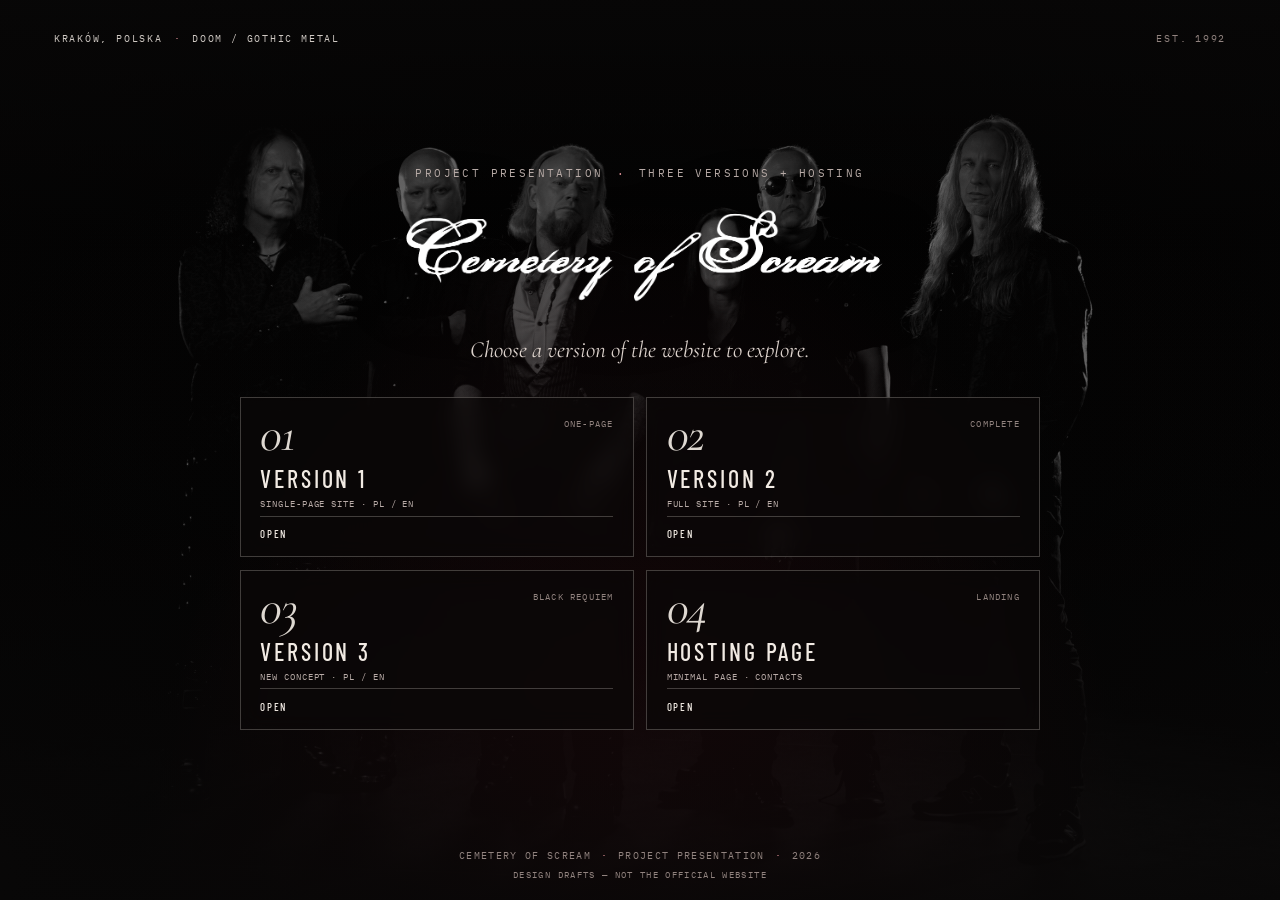
<file: index.html>
<!doctype html>
<html lang="en">
<head>
  <meta charset="utf-8">
  <meta name="viewport" content="width=device-width, initial-scale=1">
  <title>Cemetery of Scream — Project Presentation</title>
  <meta name="description" content="Project presentation for Cemetery of Scream — three versions of the website plus a hosting landing page.">
  <meta name="theme-color" content="#080707">
  <meta name="robots" content="noindex, nofollow">
  <meta property="og:type" content="website">
  <meta property="og:title" content="Cemetery of Scream — Project Presentation">
  <meta property="og:description" content="Three versions of the website and a hosting page. Choose one to explore.">
  <meta property="og:image" content="https://igorwrd.github.io/Site-Cemetery-of-Scream/assets/img/landing-bg.jpg">
  <link rel="icon" href="assets/img/favicon-64.png" sizes="64x64" type="image/png">
  <link rel="preload" href="assets/img/landing-bg.jpg" as="image" fetchpriority="high">
  <link rel="preload" href="assets/fonts/cormorant-italic-latin-ext.woff2" as="font" type="font/woff2" crossorigin>
  <link rel="preload" href="assets/fonts/barlow-condensed-500-latin-ext.woff2" as="font" type="font/woff2" crossorigin>
  <link rel="stylesheet" href="css/landing.css">
</head>
<body>
  <div class="landing">
    <figure class="landing__media" aria-hidden="true">
      <img src="assets/img/landing-bg.jpg" alt="" width="2048" height="1365" fetchpriority="high" decoding="async">
    </figure>

    <header class="topbar">
      <p class="topbar__place">Kraków, Polska <span aria-hidden="true">·</span> Doom / gothic metal</p>
      <p class="topbar__est">Est. 1992</p>
    </header>

    <main class="stage">
      <p class="stage__kicker">Project presentation <span aria-hidden="true">·</span> Three versions + hosting</p>

      <h1 class="stage__title">
        <span class="visually-hidden">Cemetery of Scream — project presentation</span>
        <img src="assets/img/logo-white.png" alt="" width="1200" height="265" decoding="async">
      </h1>

      <p class="stage__lede">Choose a version of the website to explore.</p>

      <nav class="doors" aria-label="Website versions">
        <a class="door" href="version-1/index.html">
          <span class="door__top">
            <span class="door__code" aria-hidden="true">01</span>
            <span class="door__mark">One-page</span>
          </span>
          <span class="door__name">Version 1</span>
          <span class="door__desc">Single-page site · PL / EN</span>
          <span class="door__action">Open</span>
        </a>

        <a class="door" href="version-2/index.html">
          <span class="door__top">
            <span class="door__code" aria-hidden="true">02</span>
            <span class="door__mark">Complete</span>
          </span>
          <span class="door__name">Version 2</span>
          <span class="door__desc">Full site · PL / EN</span>
          <span class="door__action">Open</span>
        </a>

        <a class="door" href="version-3/index.html">
          <span class="door__top">
            <span class="door__code" aria-hidden="true">03</span>
            <span class="door__mark">Black Requiem</span>
          </span>
          <span class="door__name">Version 3</span>
          <span class="door__desc">New concept · PL / EN</span>
          <span class="door__action">Open</span>
        </a>

        <a class="door" href="hosting/index.html">
          <span class="door__top">
            <span class="door__code" aria-hidden="true">04</span>
            <span class="door__mark">Landing</span>
          </span>
          <span class="door__name">Hosting Page</span>
          <span class="door__desc">Minimal page · contacts</span>
          <span class="door__action">Open</span>
        </a>
      </nav>
    </main>

    <footer class="colophon">
      <p>Cemetery of Scream <span aria-hidden="true">·</span> Project presentation <span aria-hidden="true">·</span> 2026</p>
      <p class="colophon__note">Design drafts — not the official website</p>
    </footer>
  </div>
</body>
</html>
</file>
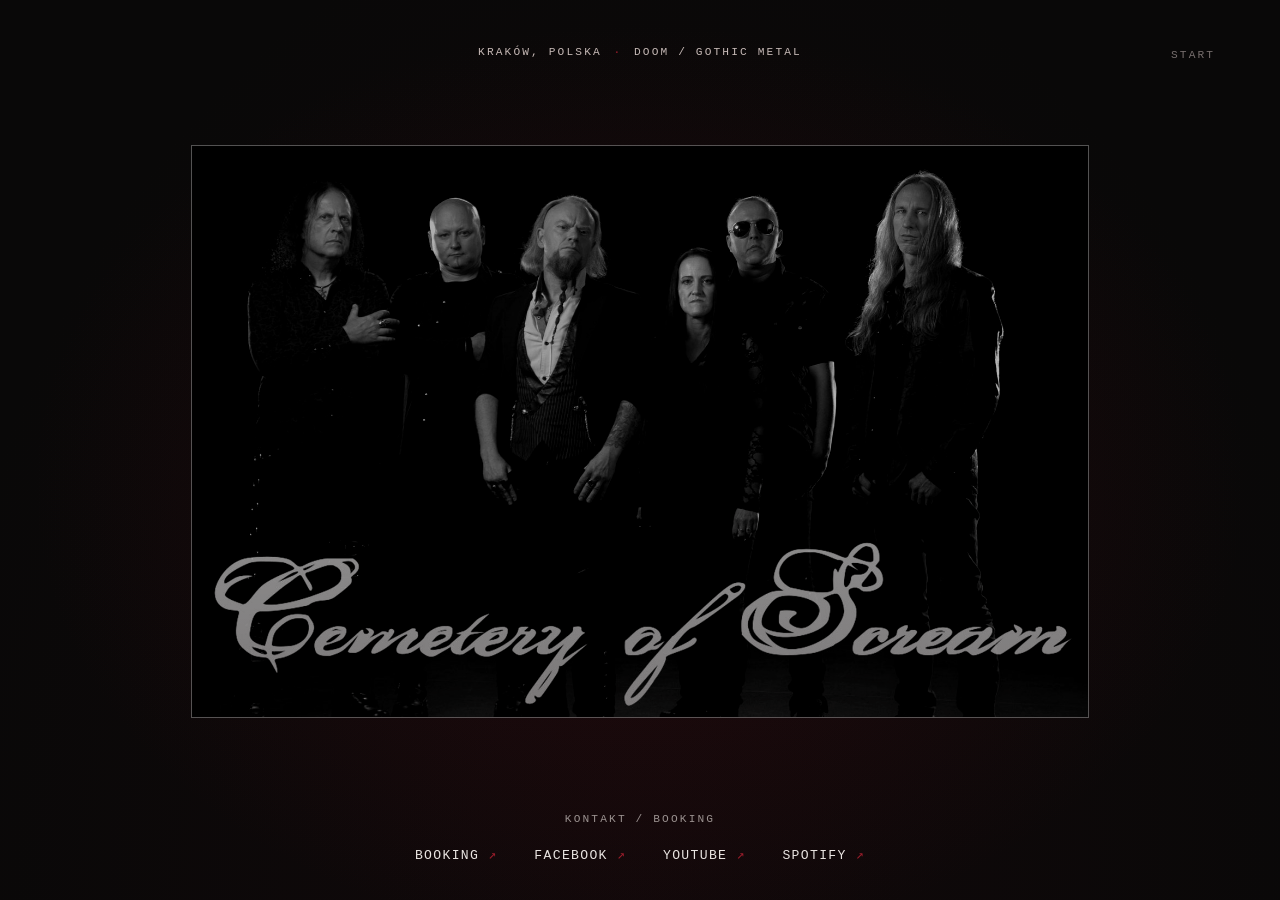
<file: hosting/index.html>
<!doctype html>
<html lang="pl">
<head>
  <meta charset="utf-8">
  <meta name="viewport" content="width=device-width, initial-scale=1">
  <meta name="theme-color" content="#090808">
  <meta name="robots" content="noindex, nofollow, noarchive, nosnippet">
  <meta name="googlebot" content="noindex, nofollow, noarchive, nosnippet">
  <meta name="description" content="Cemetery of Scream — Kraków, Polska · Doom / gothic metal.">
  <title>Cemetery of Scream — Kraków, Polska</title>
  <link rel="stylesheet" href="css/temporary.css">
  <script defer src="js/temporary.js"></script>
</head>
<body>
  <main class="landing" id="top">
    <header class="identity">
      <p class="identity__eyebrow">Kraków, Polska <span aria-hidden="true">·</span> Doom / gothic metal</p>
      <nav class="identity__nav" aria-label="Project presentation"><a href="../index.html">Start</a></nav>
    </header>

    <figure class="hero-photo" aria-label="Cemetery of Scream">
      <img
        class="hero-photo__image"
        src="img/hero23_photo.jpg"
        alt="Zespół Cemetery of Scream — fotografia promocyjna"
        width="1643"
        height="1116"
        fetchpriority="high"
        decoding="async">
      <span class="hero-photo__shade" aria-hidden="true"></span>
    </figure>

    <footer class="contacts" aria-label="Kontakt i oficjalne profile">
      <p class="contacts__label">Kontakt <span aria-hidden="true">/</span> Booking</p>
      <nav class="contacts__links" aria-label="Oficjalne kanały Cemetery of Scream">
        <a href="https://www.bandsintown.com/a/90207-cemetery-of-scream" target="_blank" rel="noopener noreferrer">Booking <span aria-hidden="true">↗</span></a>
        <a href="https://www.facebook.com/cemeteryofscream" target="_blank" rel="noopener noreferrer">Facebook <span aria-hidden="true">↗</span></a>
        <a href="https://youtube.com/@CemeteryOfScreamOfficial" target="_blank" rel="noopener noreferrer">YouTube <span aria-hidden="true">↗</span></a>
        <a href="https://open.spotify.com/artist/0W8QHkPjO1VVeOkDwtJTbN" target="_blank" rel="noopener noreferrer">Spotify <span aria-hidden="true">↗</span></a>
      </nav>
    </footer>
  </main>
</body>
</html>
</file>
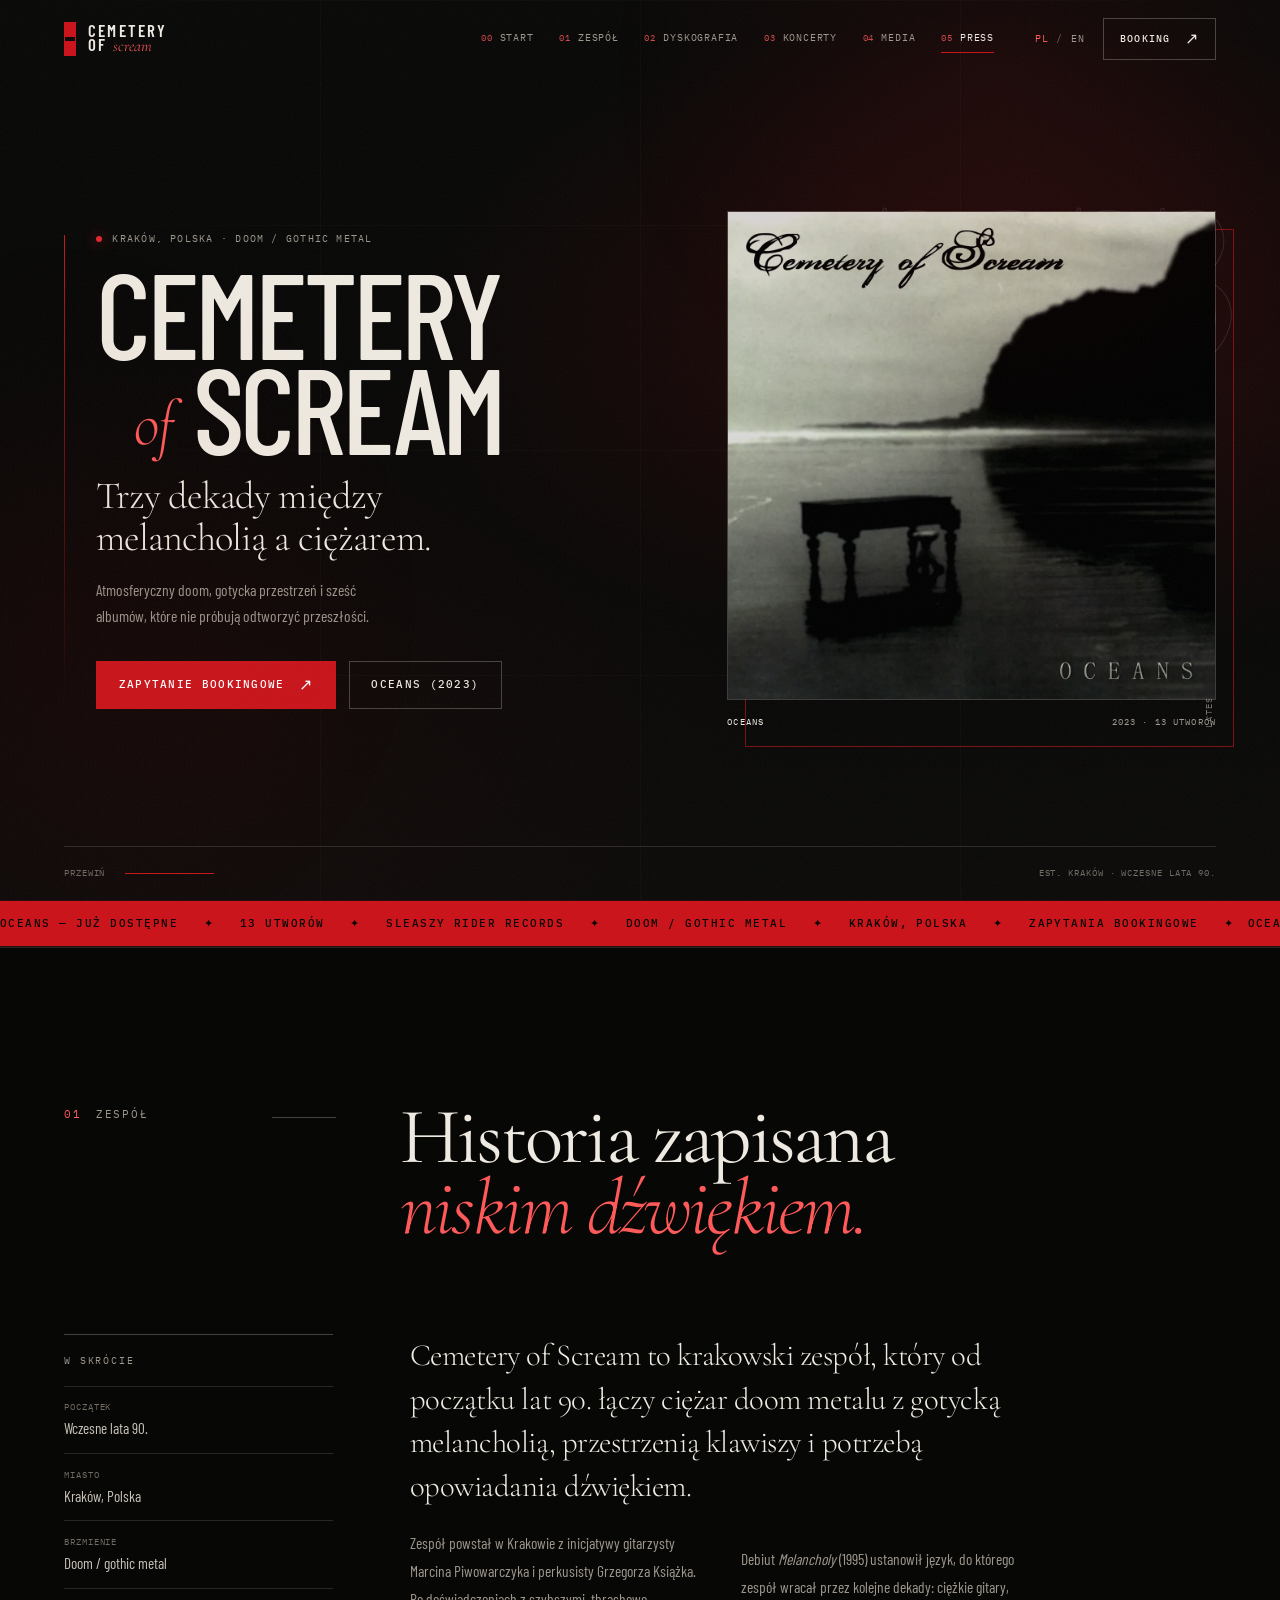
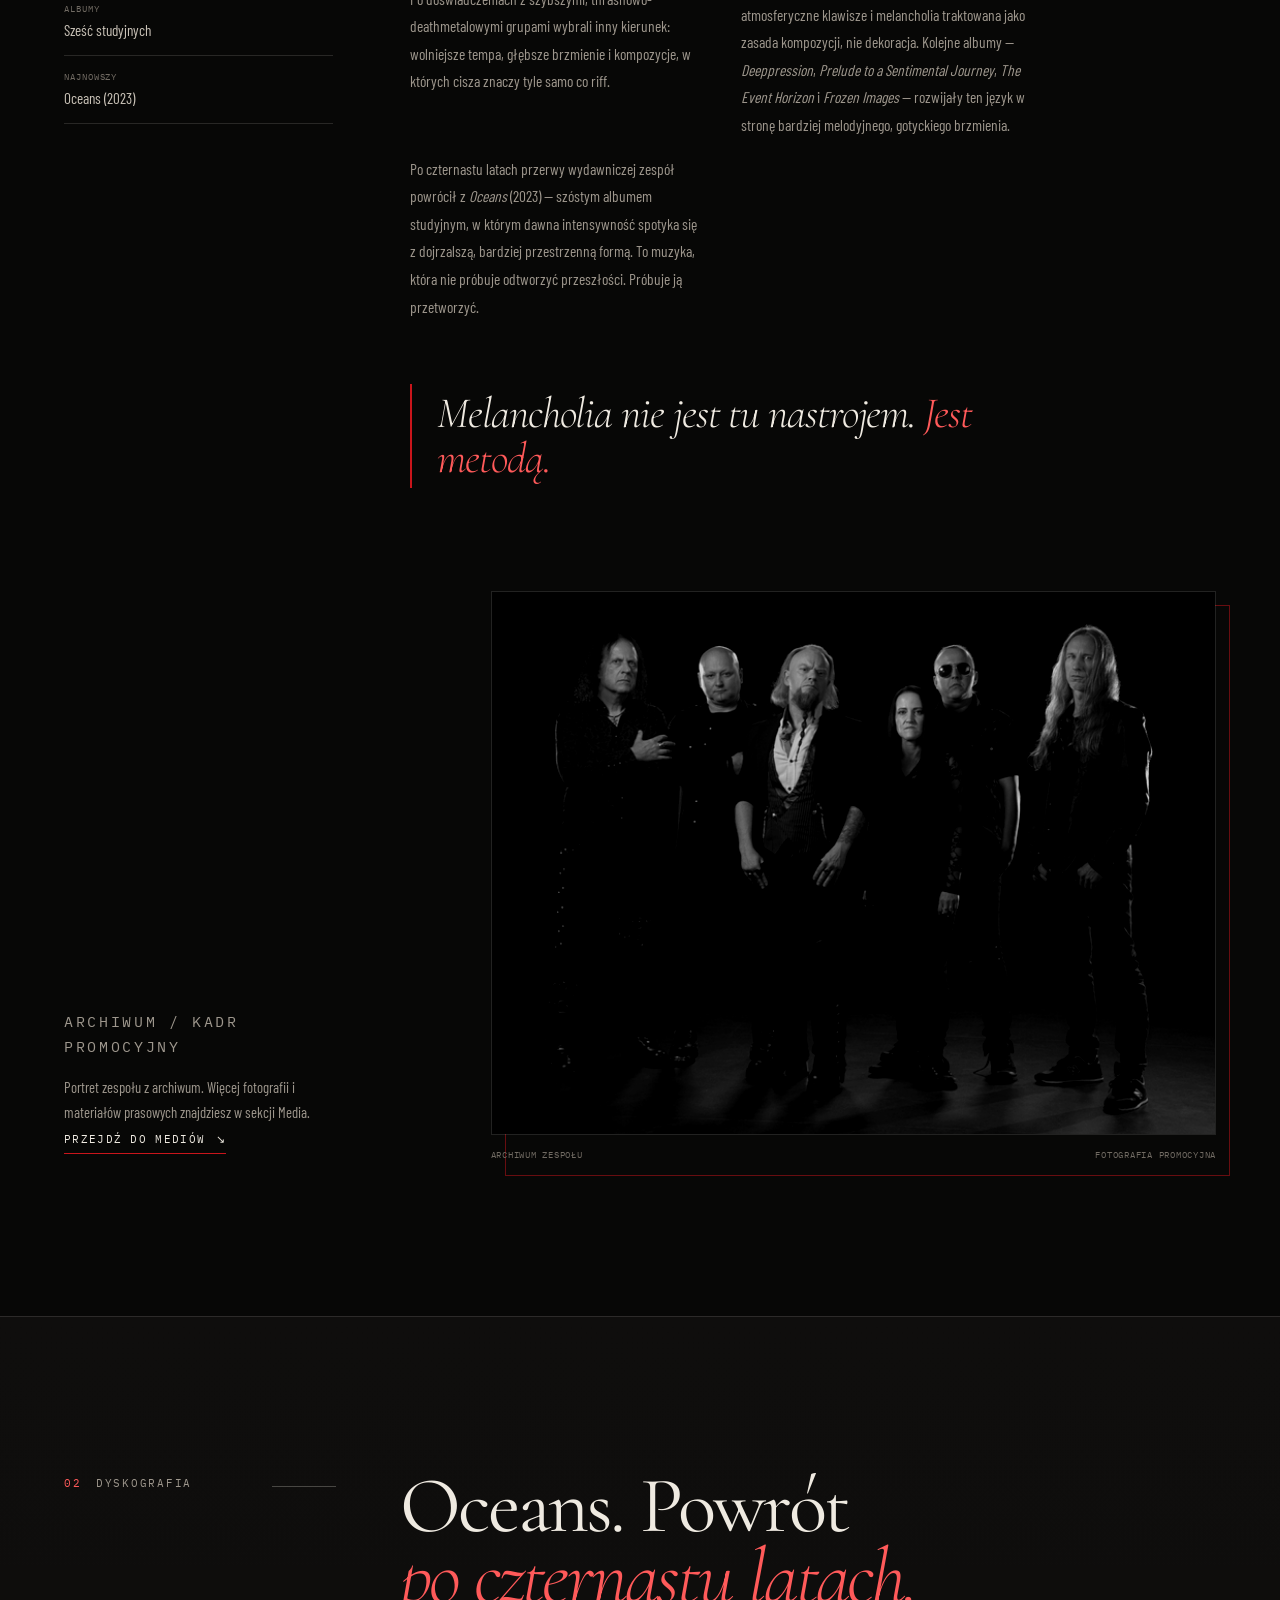
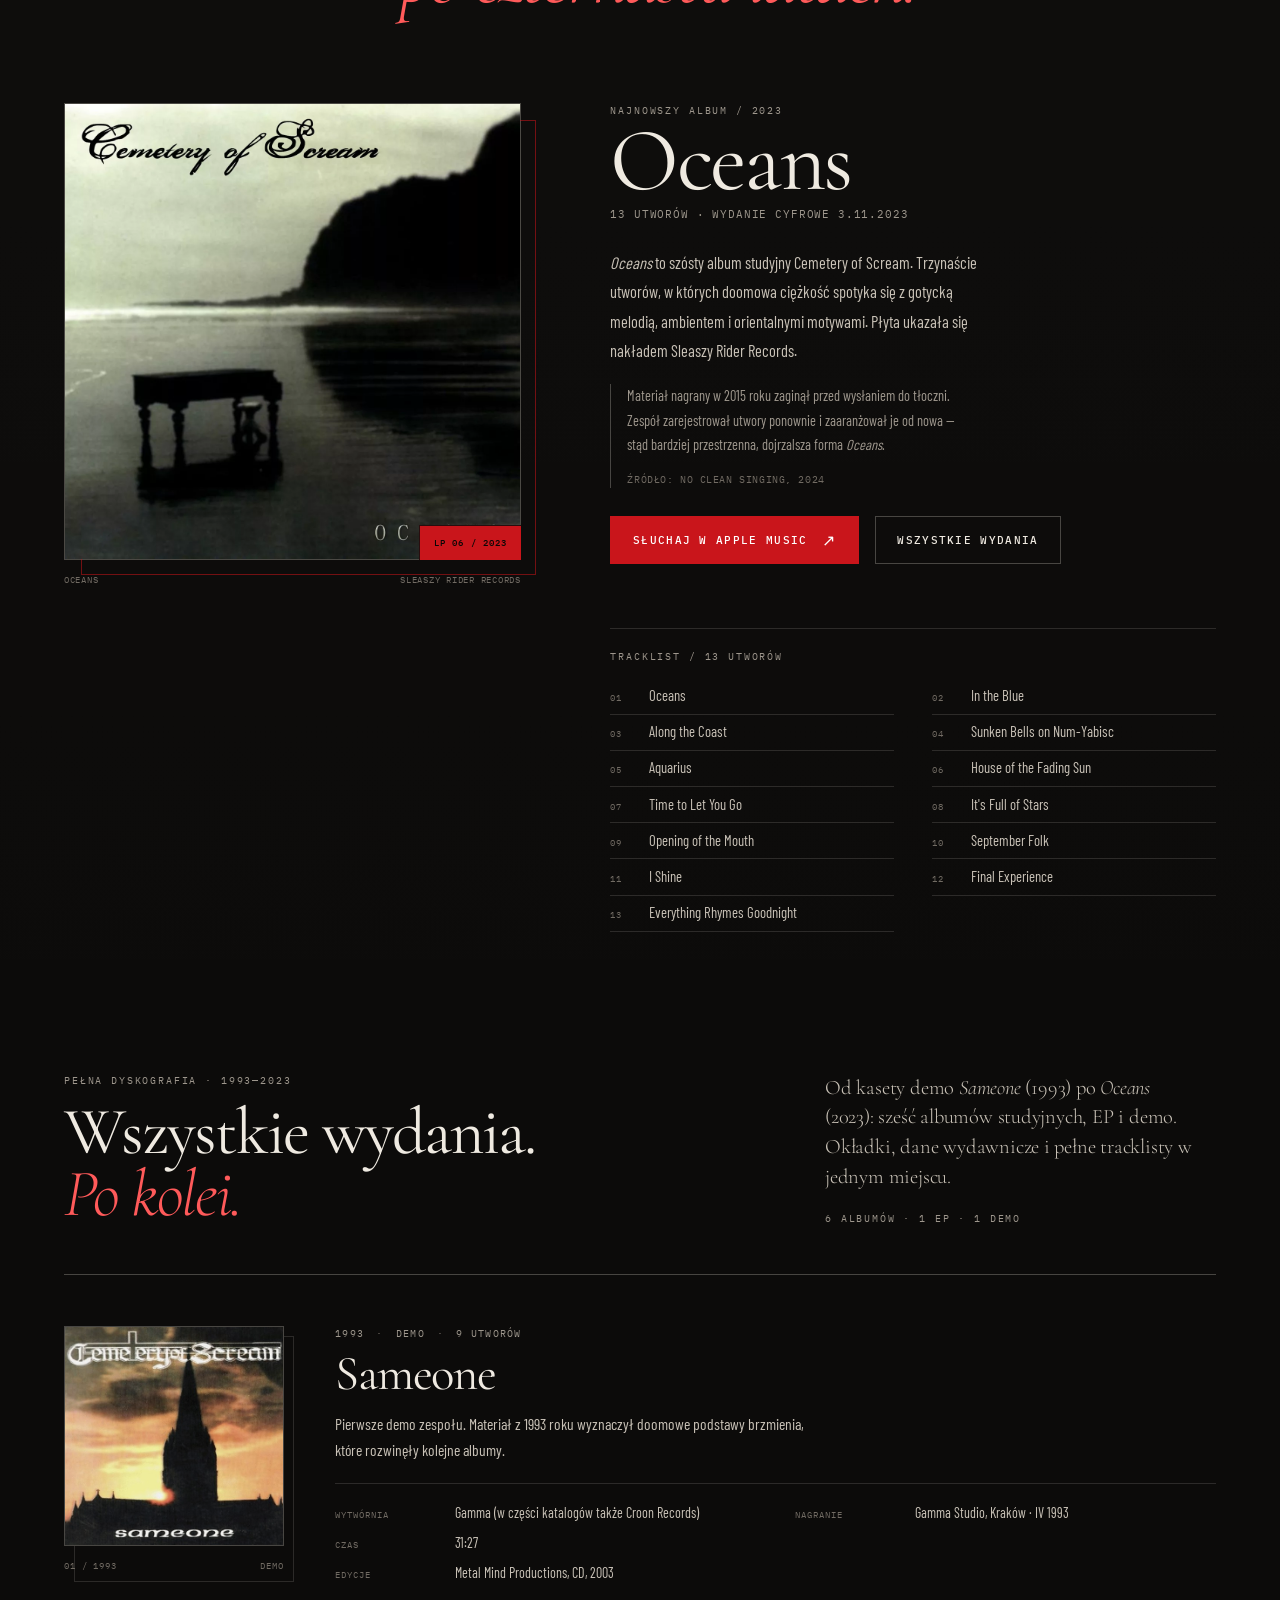
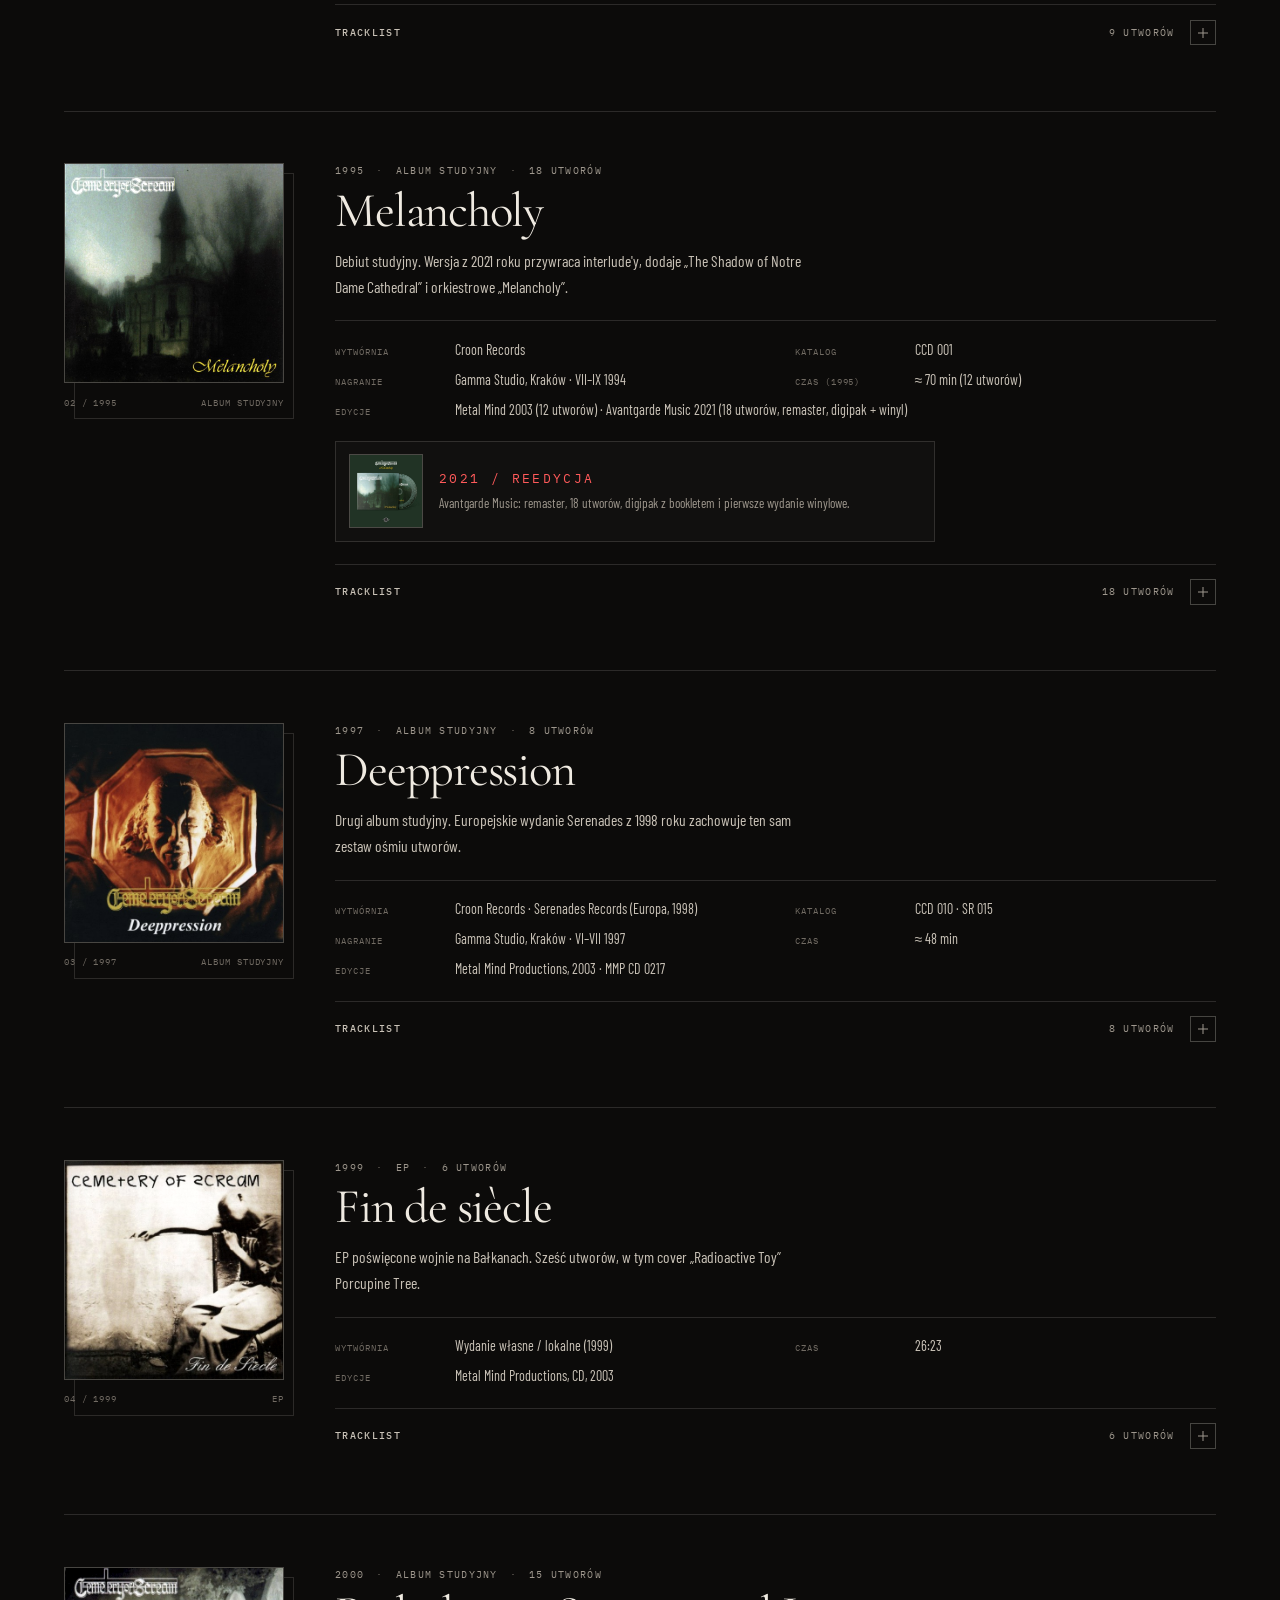
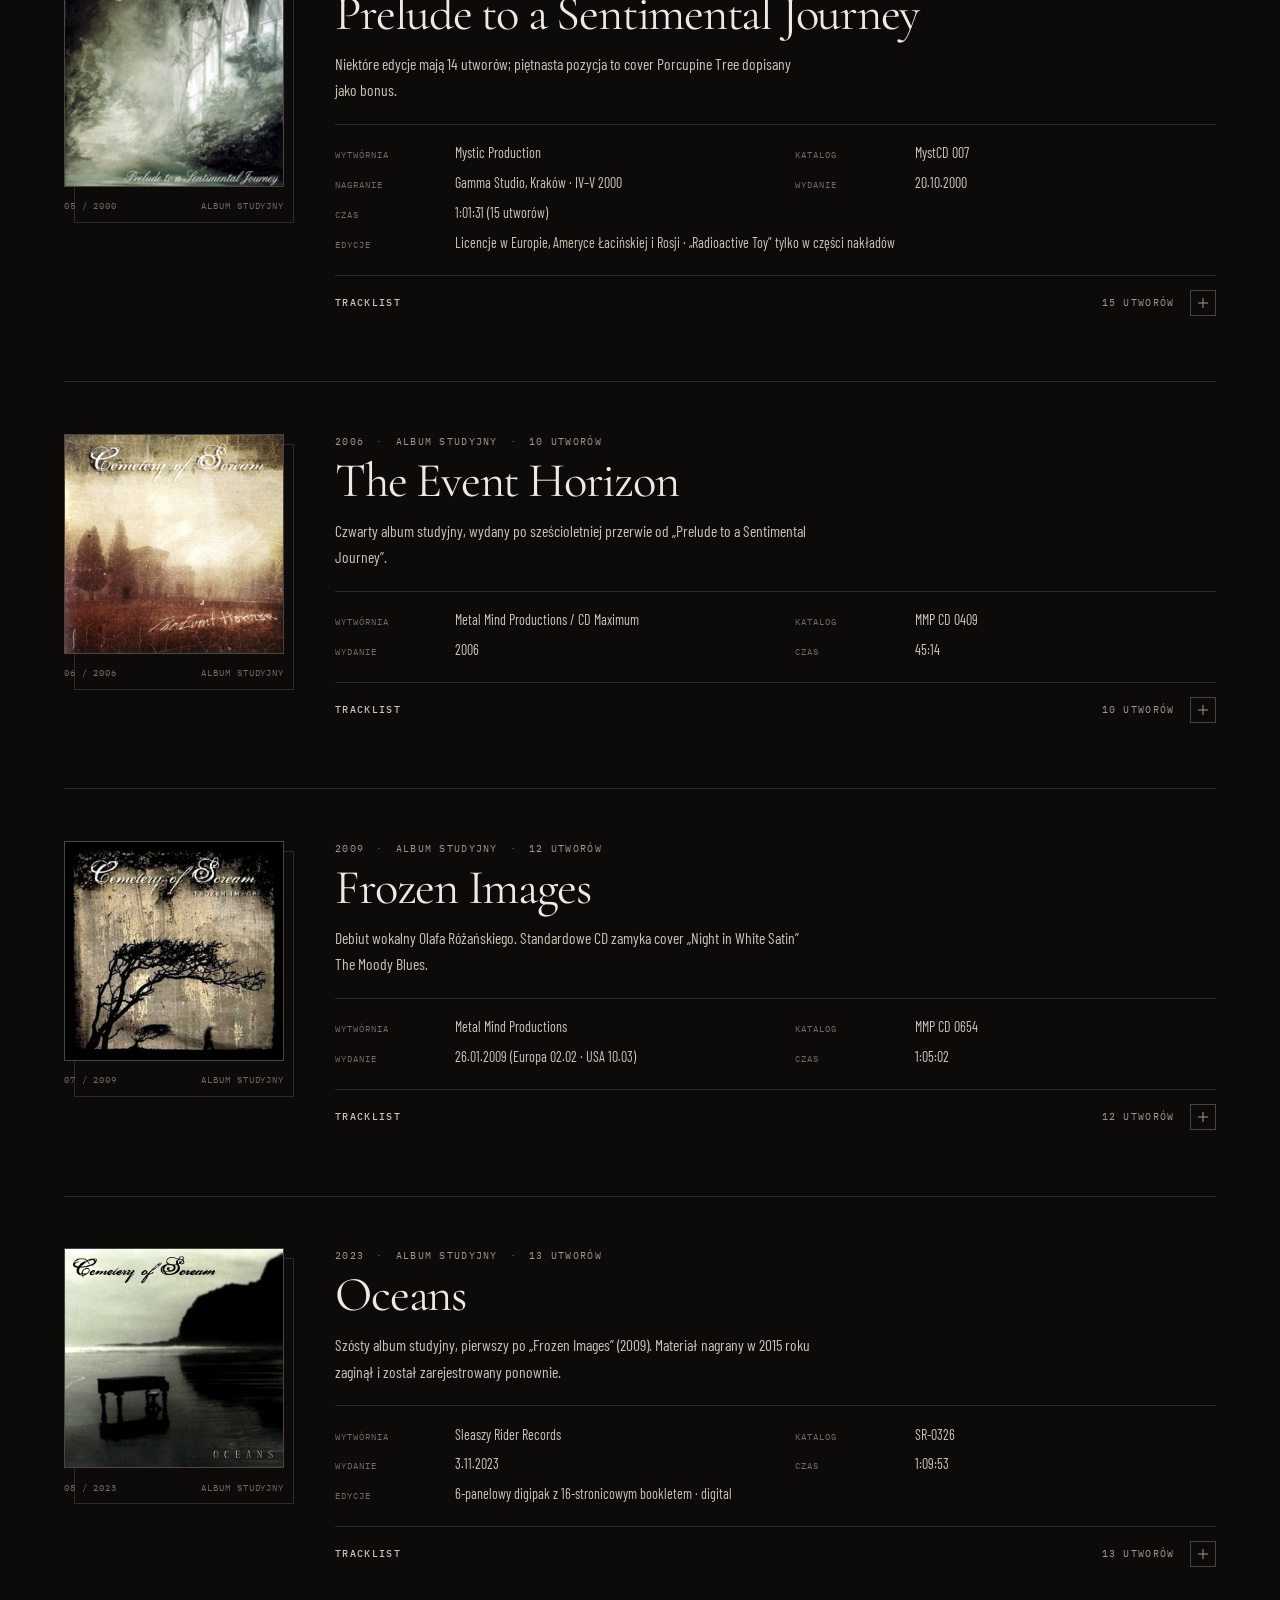
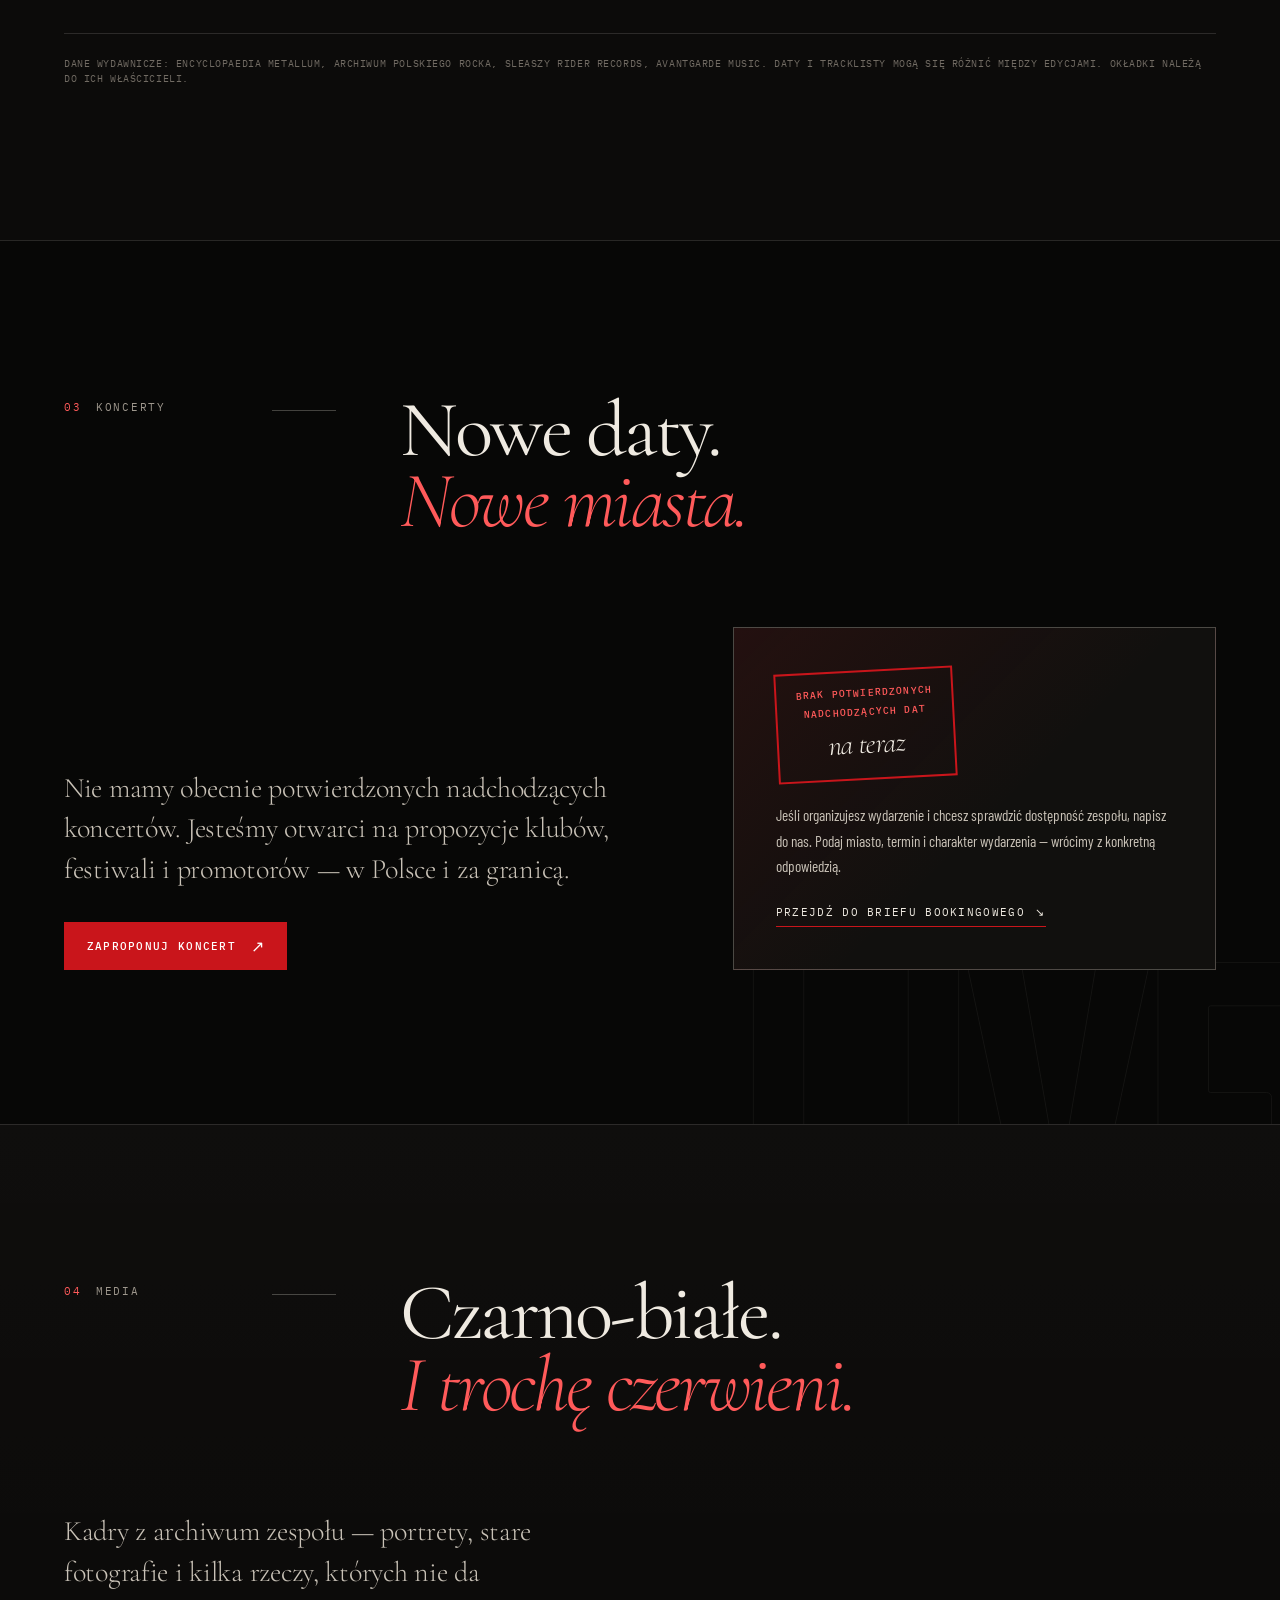
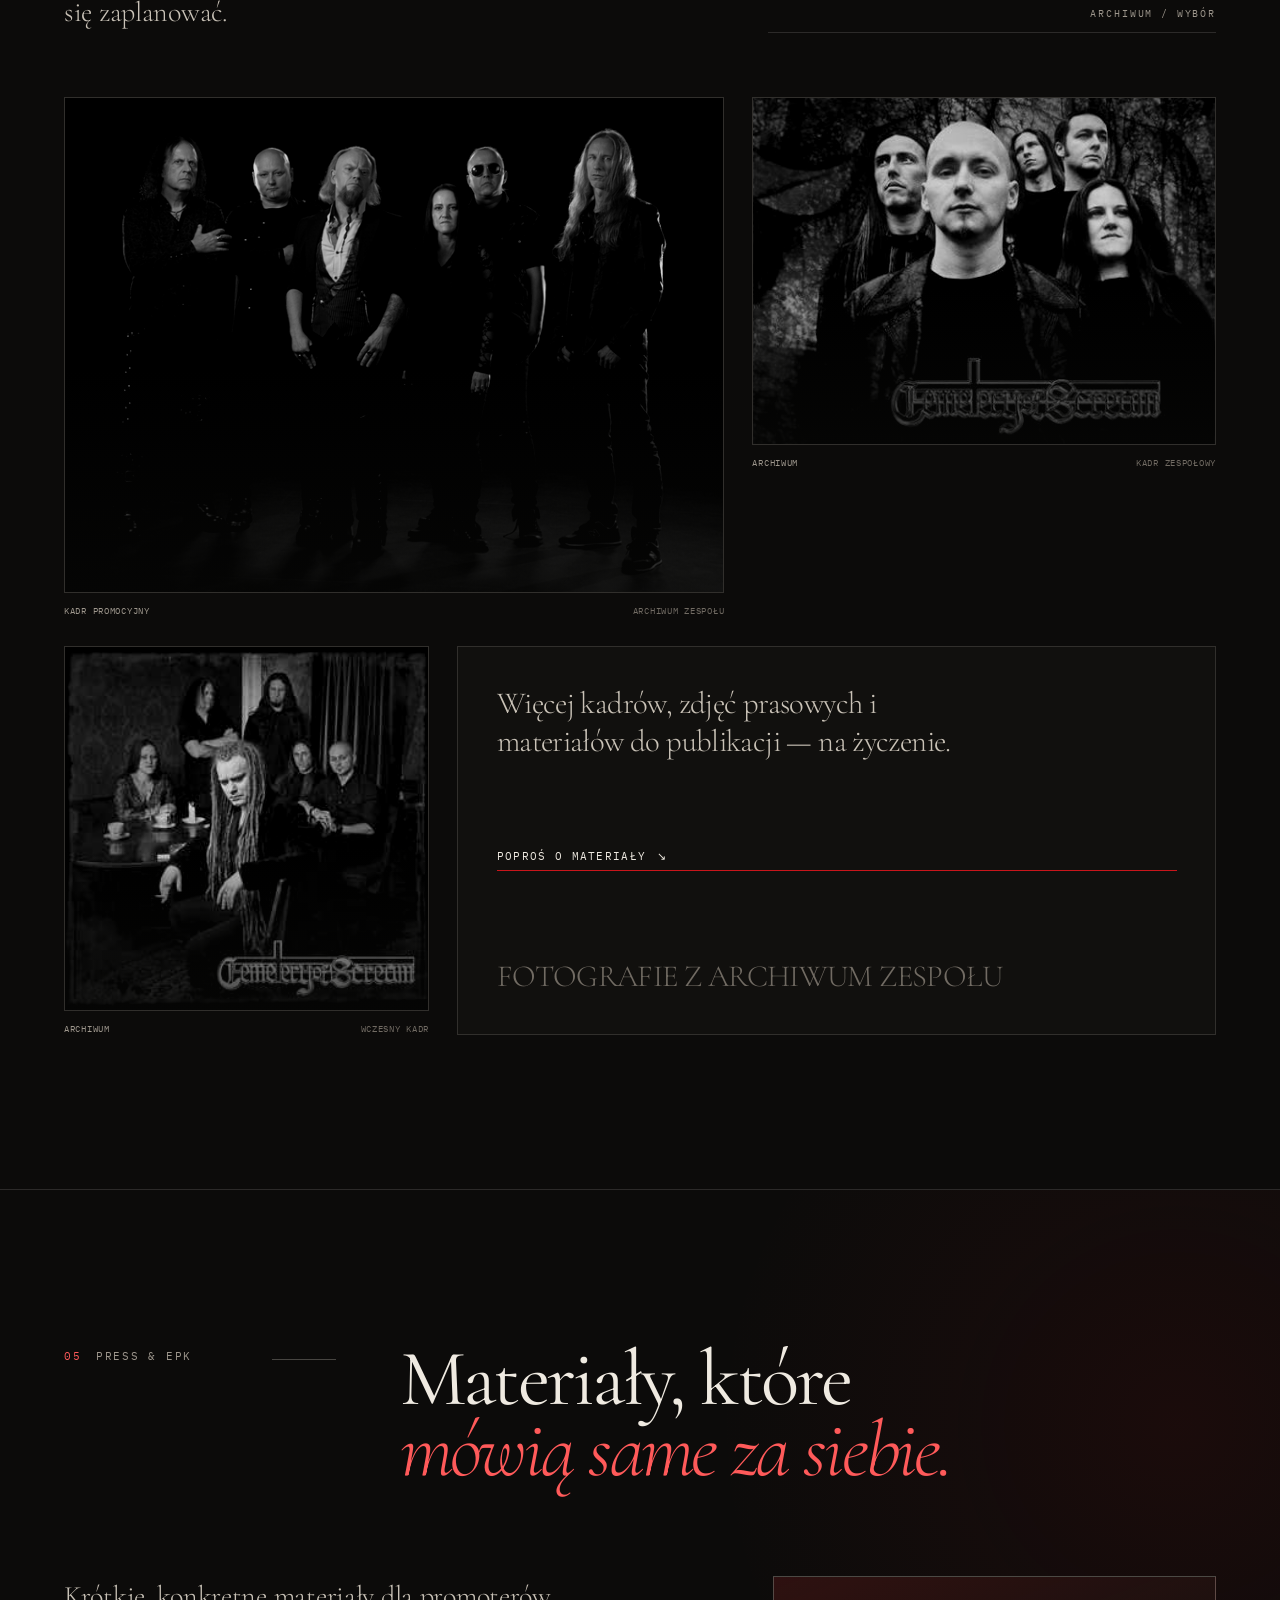
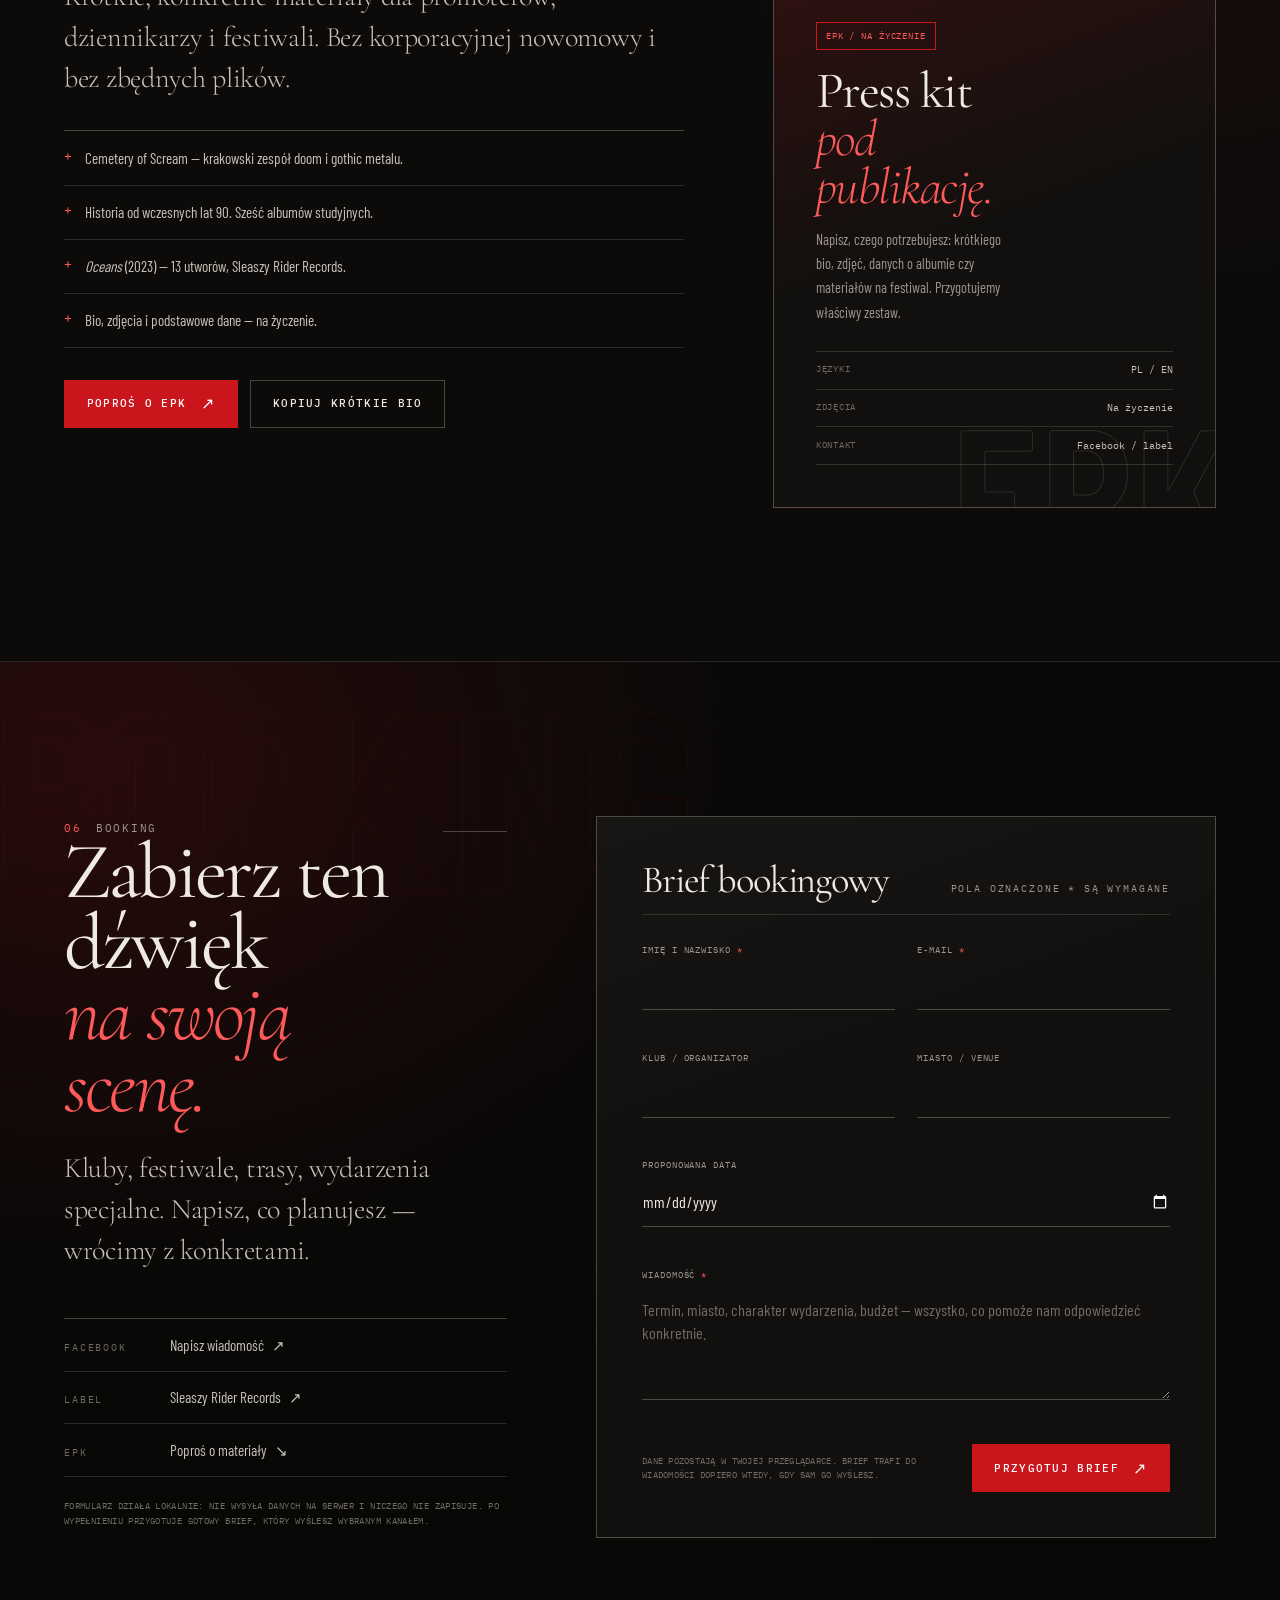
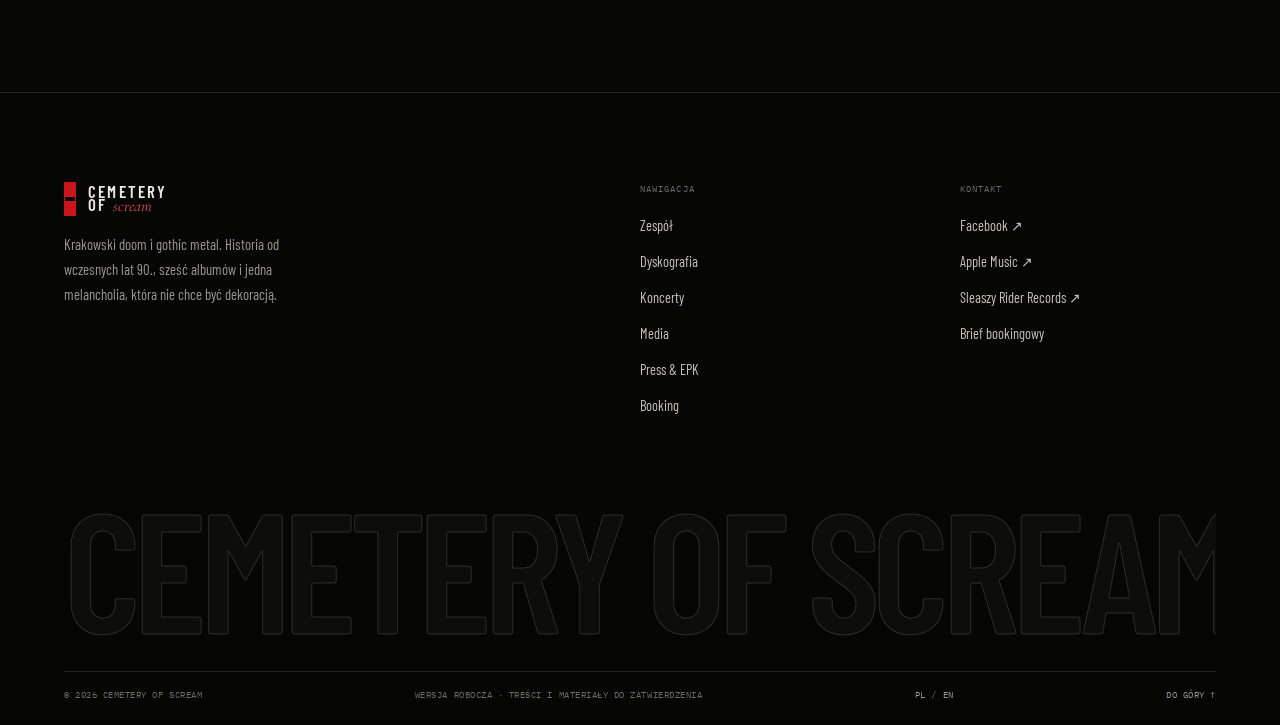
<file: version-1/index.html>
<!DOCTYPE html>
<html lang="pl" class="no-js">
<head>
  <meta charset="utf-8">
  <meta name="viewport" content="width=device-width, initial-scale=1">
  <title>Cemetery of Scream — doom i gothic metal z Krakowa</title>
  <meta name="description" content="Cemetery of Scream — krakowski zespół doom i gothic metalu. Najnowszy album Oceans (2023). Zapytania bookingowe, EPK i materiały prasowe.">
  <meta name="robots" content="noindex, nofollow">
  <meta name="theme-color" content="#070706">
  <meta property="og:type" content="website">
  <meta property="og:locale" content="pl_PL">
  <meta property="og:locale:alternate" content="en_US">
  <meta property="og:title" content="Cemetery of Scream — doom i gothic metal z Krakowa">
  <meta property="og:description" content="Krakowski zespół doom i gothic metalu. Najnowszy album Oceans (2023). Booking, EPK, media.">
  <meta property="og:image" content="assets/img/band-2024.jpg">
  <meta name="twitter:card" content="summary_large_image">
  <link rel="icon" href="assets/img/favicon.svg" type="image/svg+xml">
  <link rel="preload" href="assets/fonts/barlow-condensed-500-latin-ext.woff2" as="font" type="font/woff2" crossorigin>
  <link rel="preload" href="assets/fonts/cormorant-normal-latin-ext.woff2" as="font" type="font/woff2" crossorigin>
  <link rel="stylesheet" href="assets/css/styles.css">
  <script>document.documentElement.classList.remove("no-js");document.documentElement.classList.add("js");</script>
  <script type="application/ld+json">
  {
    "@context": "https://schema.org",
    "@type": "MusicGroup",
    "name": "Cemetery of Scream",
    "genre": ["Doom metal", "Gothic metal"],
    "foundingLocation": {
      "@type": "Place",
      "name": "Kraków, Poland"
    },
    "album": [
      {
        "@type": "MusicAlbum",
        "name": "Sameone",
        "datePublished": "1993",
        "numTracks": 9
      },
      {
        "@type": "MusicAlbum",
        "name": "Melancholy",
        "datePublished": "1995",
        "numTracks": 18
      },
      {
        "@type": "MusicAlbum",
        "name": "Deeppression",
        "datePublished": "1997",
        "numTracks": 8
      },
      {
        "@type": "MusicAlbum",
        "name": "Fin de siècle",
        "datePublished": "1999",
        "numTracks": 6
      },
      {
        "@type": "MusicAlbum",
        "name": "Prelude to a Sentimental Journey",
        "datePublished": "2000-10-20",
        "numTracks": 15
      },
      {
        "@type": "MusicAlbum",
        "name": "The Event Horizon",
        "datePublished": "2006",
        "numTracks": 10
      },
      {
        "@type": "MusicAlbum",
        "name": "Frozen Images",
        "datePublished": "2009-01-26",
        "numTracks": 12
      },
      {
        "@type": "MusicAlbum",
        "name": "Oceans",
        "datePublished": "2023-11-03",
        "numTracks": 13
      }
    ]
  }
  </script>
</head>
<body id="top">
  <a class="skip-link" href="#main">Przejdź do treści</a>
  <div class="scroll-progress" aria-hidden="true"><span data-scroll-progress></span></div>

  <header class="site-header" data-header>
    <div class="header-inner">
      <a class="brand" href="#top" aria-label="Cemetery of Scream — początek strony">
        <span class="brand-mark" aria-hidden="true"></span>
        <span class="brand-name"><span>Cemetery</span><span>of <em>Scream</em></span></span>
      </a>

      <nav class="desktop-nav" aria-label="Nawigacja główna">
        <a href="../index.html"><span>00</span>Start</a>
        <a href="#about"><span>01</span>Zespół</a>
        <a href="#discography"><span>02</span>Dyskografia</a>
        <a href="#live"><span>03</span>Koncerty</a>
        <a href="#media"><span>04</span>Media</a>
        <a href="#press"><span>05</span>Press</a>
      </nav>

      <div class="header-actions">
        <div class="lang-switch" aria-label="Wybór języka">
          <a href="index.html" lang="pl" aria-current="page">PL</a>
          <span aria-hidden="true">/</span>
          <a href="en/index.html" hreflang="en" lang="en">EN</a>
        </div>
        <a class="btn btn--small btn--ghost header-booking" href="#booking">Booking <span class="arrow" aria-hidden="true">↗</span></a>
        <button class="menu-toggle" type="button" aria-expanded="false" aria-controls="mobile-menu" aria-label="Otwórz menu" data-menu-toggle>
          <span class="menu-toggle-label" data-menu-label>Menu</span>
          <span class="menu-toggle-icon" aria-hidden="true"></span>
        </button>
      </div>
    </div>
  </header>

  <div class="mobile-menu" id="mobile-menu" aria-hidden="true" data-mobile-menu inert>
    <nav aria-label="Nawigacja mobilna">
      <a href="../index.html"><span>00</span>Start</a>
      <a href="#about"><span>01</span>Zespół</a>
      <a href="#discography"><span>02</span>Dyskografia</a>
      <a href="#live"><span>03</span>Koncerty</a>
      <a href="#media"><span>04</span>Media</a>
      <a href="#press"><span>05</span>Press</a>
      <a href="#booking"><span>06</span>Booking</a>
    </nav>
    <div class="mobile-menu-footer">
      <span>Kraków, PL</span>
      <div class="lang-switch" aria-label="Wybór języka">
        <a href="index.html" lang="pl" aria-current="page">PL</a>
        <span aria-hidden="true">/</span>
        <a href="en/index.html" hreflang="en" lang="en">EN</a>
      </div>
    </div>
  </div>

  <main id="main">
    <section class="hero" aria-labelledby="hero-title">
      <div class="hero-grid">
        <div class="hero-copy">
          <p class="eyebrow"><span class="dot" aria-hidden="true"></span>Kraków, Polska · Doom / gothic metal</p>
          <h1 id="hero-title"><span>Cemetery</span><span class="hero-line-offset"><em>of</em> Scream</span></h1>
          <p class="hero-lead">Trzy dekady między melancholią a ciężarem.</p>
          <p class="hero-sub">Atmosferyczny doom, gotycka przestrzeń i sześć albumów, które nie próbują odtworzyć przeszłości.</p>
          <div class="hero-actions">
            <a class="btn btn--primary" href="#booking">Zapytanie bookingowe <span class="arrow" aria-hidden="true">↗</span></a>
            <a class="btn btn--ghost" href="#discography">Oceans (2023)</a>
          </div>
        </div>

        <div class="hero-visual">
          <figure class="hero-cover">
            <img src="assets/img/oceans-cover.webp" alt="Okładka albumu Oceans: samotny stolik na tle morza i ciemnego klifu" width="1200" height="1200" fetchpriority="high" decoding="async">
            <figcaption><span>Oceans</span><span>2023 · 13 utworów</span></figcaption>
          </figure>
          <span class="hero-side-label" aria-hidden="true">Latest release · Sleaszy Rider</span>
        </div>
      </div>

      <div class="hero-footer" aria-hidden="true">
        <span>Przewiń</span>
        <span class="hero-footer-line"></span>
        <span>Est. Kraków · wczesne lata 90.</span>
      </div>
    </section>

    <div class="ticker" aria-hidden="true">
      <div class="ticker-track">
        <div class="ticker-group">
          <span>Oceans — już dostępne</span>
          <span>13 utworów</span>
          <span>Sleaszy Rider Records</span>
          <span>Doom / gothic metal</span>
          <span>Kraków, Polska</span>
          <span>Zapytania bookingowe</span>
        </div>
        <div class="ticker-group">
          <span>Oceans — już dostępne</span>
          <span>13 utworów</span>
          <span>Sleaszy Rider Records</span>
          <span>Doom / gothic metal</span>
          <span>Kraków, Polska</span>
          <span>Zapytania bookingowe</span>
        </div>
      </div>
    </div>

    <section class="section about" id="about" aria-labelledby="about-title">
      <div class="container">
        <header class="section-head reveal">
          <p class="section-label"><span>01</span><span>Zespół</span></p>
          <h2 id="about-title">Historia zapisana<br><em>niskim dźwiękiem.</em></h2>
        </header>

        <div class="about-grid">
          <aside class="fact-panel reveal" aria-label="Cemetery of Scream w skrócie">
            <p class="micro-label">W skrócie</p>
            <dl class="fact-list">
              <div>
                <dt>Początek</dt>
                <dd>Wczesne lata 90.</dd>
              </div>
              <div>
                <dt>Miasto</dt>
                <dd>Kraków, Polska</dd>
              </div>
              <div>
                <dt>Brzmienie</dt>
                <dd>Doom / gothic metal</dd>
              </div>
              <div>
                <dt>Albumy</dt>
                <dd>Sześć studyjnych</dd>
              </div>
              <div>
                <dt>Najnowszy</dt>
                <dd>Oceans (2023)</dd>
              </div>
            </dl>
          </aside>

          <div class="prose reveal">
            <p class="lead">Cemetery of Scream to krakowski zespół, który od początku lat 90. łączy ciężar doom metalu z gotycką melancholią, przestrzenią klawiszy i potrzebą opowiadania dźwiękiem.</p>
            <div class="prose-columns">
              <p>Zespół powstał w Krakowie z inicjatywy gitarzysty Marcina Piwowarczyka i perkusisty Grzegorza Książka. Po doświadczeniach z szybszymi, thrashowo-deathmetalowymi grupami wybrali inny kierunek: wolniejsze tempa, głębsze brzmienie i kompozycje, w których cisza znaczy tyle samo co riff.</p>
              <p>Debiut <em>Melancholy</em> (1995) ustanowił język, do którego zespół wracał przez kolejne dekady: ciężkie gitary, atmosferyczne klawisze i melancholia traktowana jako zasada kompozycji, nie dekoracja. Kolejne albumy — <em>Deeppression</em>, <em>Prelude to a Sentimental Journey</em>, <em>The Event Horizon</em> i <em>Frozen Images</em> — rozwijały ten język w stronę bardziej melodyjnego, gotyckiego brzmienia.</p>
              <p>Po czternastu latach przerwy wydawniczej zespół powrócił z <em>Oceans</em> (2023) — szóstym albumem studyjnym, w którym dawna intensywność spotyka się z dojrzalszą, bardziej przestrzenną formą. To muzyka, która nie próbuje odtworzyć przeszłości. Próbuje ją przetworzyć.</p>
            </div>
            <blockquote class="pullquote">Melancholia nie jest tu nastrojem. <em>Jest metodą.</em></blockquote>
          </div>
        </div>

        <div class="about-photo-wrap">
          <aside class="about-photo-aside reveal">
            <p class="micro-label">Archiwum / kadr promocyjny</p>
            <p>Portret zespołu z archiwum. Więcej fotografii i materiałów prasowych znajdziesz w sekcji Media.</p>
            <p><a class="text-link" href="#media">Przejdź do mediów <span aria-hidden="true">↘</span></a></p>
          </aside>
          <figure class="band-photo reveal">
            <img src="assets/img/band-2024.jpg" alt="Czarno-biały portret sześcioosobowego składu Cemetery of Scream" width="700" height="533" loading="lazy" decoding="async">
            <figcaption><span>Archiwum zespołu</span><span>Fotografia promocyjna</span></figcaption>
          </figure>
        </div>
      </div>
    </section>

    <section class="section section--soft discography-section" id="discography" aria-labelledby="discography-title">
      <div class="container">
        <header class="section-head reveal">
          <p class="section-label"><span>02</span><span>Dyskografia</span></p>
          <h2 id="discography-title">Oceans. Powrót<br><em>po czternastu latach.</em></h2>
        </header>

        <div class="release">
          <figure class="release-art reveal">
            <div class="release-art-frame">
              <img src="assets/img/oceans-cover.webp" alt="Okładka albumu Oceans: samotny stolik na tle morza i ciemnego klifu" width="1200" height="1200" loading="lazy" decoding="async">
              <span class="release-sticker">LP 06 / 2023</span>
            </div>
            <figcaption class="release-art-caption"><span>Oceans</span><span>Sleaszy Rider Records</span></figcaption>
          </figure>

          <div class="release-info reveal">
            <p class="micro-label">Najnowszy album / 2023</p>
            <h3>Oceans</h3>
            <p class="release-meta">13 utworów · wydanie cyfrowe 3.11.2023</p>
            <p class="release-lead"><em>Oceans</em> to szósty album studyjny Cemetery of Scream. Trzynaście utworów, w których doomowa ciężkość spotyka się z gotycką melodią, ambientem i orientalnymi motywami. Płyta ukazała się nakładem Sleaszy Rider Records.</p>
            <p class="release-aside">Materiał nagrany w 2015 roku zaginął przed wysłaniem do tłoczni. Zespół zarejestrował utwory ponownie i zaaranżował je od nowa — stąd bardziej przestrzenna, dojrzalsza forma <em>Oceans</em>. <span class="source-note">Źródło: No Clean Singing, 2024</span></p>
            <div class="release-actions">
              <a class="btn btn--primary" href="https://music.apple.com/us/album/oceans/1708461724" target="_blank" rel="noopener noreferrer">Słuchaj w Apple Music <span class="arrow" aria-hidden="true">↗</span></a>
              <a class="btn btn--ghost" href="#releases">Wszystkie wydania</a>
            </div>

            <div class="tracklist-block">
              <p class="micro-label">Tracklist / 13 utworów</p>
              <ol class="tracklist">
                <li>Oceans</li>
                <li>In the Blue</li>
                <li>Along the Coast</li>
                <li>Sunken Bells on Num-Yabisc</li>
                <li>Aquarius</li>
                <li>House of the Fading Sun</li>
                <li>Time to Let You Go</li>
                <li>It's Full of Stars</li>
                <li>Opening of the Mouth</li>
                <li>September Folk</li>
                <li>I Shine</li>
                <li>Final Experience</li>
                <li>Everything Rhymes Goodnight</li>
              </ol>
            </div>
          </div>
        </div>

        <div class="discography" id="releases">
          <header class="disco-head reveal">
            <div>
              <p class="micro-label">Pełna dyskografia · 1993—2023</p>
              <h3>Wszystkie wydania.<br><em>Po kolei.</em></h3>
            </div>
            <div class="disco-head-copy">
              <p class="lead">Od kasety demo <em>Sameone</em> (1993) po <em>Oceans</em> (2023): sześć albumów studyjnych, EP i demo. Okładki, dane wydawnicze i pełne tracklisty w jednym miejscu.</p>
              <p class="micro-label">6 albumów · 1 EP · 1 demo</p>
            </div>
          </header>

          <ol class="disco-archive">
            <li class="disco-release reveal">
              <figure class="disco-cover">
                <img src="assets/img/discography/sameone-1993.jpg" alt="Okładka demo Sameone z 1993 roku" width="500" height="500" loading="lazy" decoding="async">
                <figcaption><span>01 / 1993</span><span>Demo</span></figcaption>
              </figure>
              <div class="disco-body">
                <p class="disco-meta"><span>1993</span><span>Demo</span><span>9 utworów</span></p>
                <h4>Sameone</h4>
                <p class="disco-note">Pierwsze demo zespołu. Materiał z 1993 roku wyznaczył doomowe podstawy brzmienia, które rozwinęły kolejne albumy.</p>
                <dl class="disco-facts">
                  <div class="disco-fact"><dt>Wytwórnia</dt><dd>Gamma (w części katalogów także Croon Records)</dd></div>
                  <div class="disco-fact"><dt>Nagranie</dt><dd>Gamma Studio, Kraków · IV 1993</dd></div>
                  <div class="disco-fact"><dt>Czas</dt><dd>31:27</dd></div>
                  <div class="disco-fact disco-fact--wide"><dt>Edycje</dt><dd>Metal Mind Productions, CD, 2003</dd></div>
                </dl>
                <details class="disco-tracks">
                  <summary>
                    <span class="disco-summary-label">Tracklist</span>
                    <span class="disco-summary-count">9 utworów</span>
                    <span class="disco-summary-mark" aria-hidden="true"></span>
                  </summary>
                  <ol class="disco-tracklist">
                    <li><span class="disco-track-title">Intro (Ebony Tears)</span><span class="disco-track-time">02:22</span></li>
                    <li><span class="disco-track-title">The Shadow of Notre Dame Cathedral</span><span class="disco-track-time">03:46</span></li>
                    <li><span class="disco-track-title">Sleeping in the Mystical World</span><span class="disco-track-time">02:04</span></li>
                    <li><span class="disco-track-title">Procession of the Time</span><span class="disco-track-time">06:18</span></li>
                    <li><span class="disco-track-title">Apocaliptic Visions</span><span class="disco-track-time">00:48</span></li>
                    <li><span class="disco-track-title">Unfathomable Truth</span><span class="disco-track-time">05:52</span></li>
                    <li><span class="disco-track-title">Cry of Soul</span><span class="disco-track-time">03:06</span></li>
                    <li><span class="disco-track-title">In the Eternal Sin</span><span class="disco-track-time">05:18</span></li>
                    <li><span class="disco-track-title">Outro (Requiem)</span><span class="disco-track-time">01:53</span></li>
                  </ol>
                </details>
              </div>
            </li>
            <li class="disco-release reveal">
              <figure class="disco-cover">
                <img src="assets/img/discography/melancholy-1995.jpg" alt="Okładka albumu Melancholy z 1995 roku" width="640" height="640" loading="lazy" decoding="async">
                <figcaption><span>02 / 1995</span><span>Album studyjny</span></figcaption>
              </figure>
              <div class="disco-body">
                <p class="disco-meta"><span>1995</span><span>Album studyjny</span><span>18 utworów</span></p>
                <h4>Melancholy</h4>
                <p class="disco-note">Debiut studyjny. Wersja z 2021 roku przywraca interlude'y, dodaje „The Shadow of Notre Dame Cathedral” i orkiestrowe „Melancholy”.</p>
                <dl class="disco-facts">
                  <div class="disco-fact"><dt>Wytwórnia</dt><dd>Croon Records</dd></div>
                  <div class="disco-fact"><dt>Katalog</dt><dd>CCD 001</dd></div>
                  <div class="disco-fact"><dt>Nagranie</dt><dd>Gamma Studio, Kraków · VII–IX 1994</dd></div>
                  <div class="disco-fact"><dt>Czas (1995)</dt><dd>≈ 70 min (12 utworów)</dd></div>
                  <div class="disco-fact disco-fact--wide"><dt>Edycje</dt><dd>Metal Mind 2003 (12 utworów) · Avantgarde Music 2021 (18 utworów, remaster, digipak + winyl)</dd></div>
                </dl>
                <div class="disco-reissue">
                  <img src="assets/img/discography/melancholy-2021-reissue.jpg" alt="Okładka reedycji Melancholy z 2021 roku" width="540" height="540" loading="lazy" decoding="async">
                  <div>
                    <p class="micro-label">2021 / reedycja</p>
                    <p>Avantgarde Music: remaster, 18 utworów, digipak z bookletem i pierwsze wydanie winylowe.</p>
                  </div>
                </div>
                <details class="disco-tracks">
                  <summary>
                    <span class="disco-summary-label">Tracklist</span>
                    <span class="disco-summary-count">18 utworów</span>
                    <span class="disco-summary-mark" aria-hidden="true"></span>
                  </summary>
                  <ol class="disco-tracklist">
                    <li><span class="disco-track-title">Prologue</span><span class="disco-track-time">02:54</span></li>
                    <li><span class="disco-track-title">Melancholy</span><span class="disco-track-time">06:08</span></li>
                    <li><span class="disco-track-title">Interlude</span><span class="disco-track-time">02:36</span></li>
                    <li><span class="disco-track-title">Dolor Ante Lucem</span><span class="disco-track-time">04:43</span></li>
                    <li><span class="disco-track-title">Interlude II</span><span class="disco-track-time">03:10</span></li>
                    <li><span class="disco-track-title">Gods of Steel</span><span class="disco-track-time">06:01</span></li>
                    <li><span class="disco-track-title">And just the birds..</span><span class="disco-track-time">02:46</span></li>
                    <li><span class="disco-track-title">Apocalyptic Visions (II)</span><span class="disco-track-time">05:26</span></li>
                    <li><span class="disco-track-title">Anxiety</span><span class="disco-track-time">07:54</span></li>
                    <li><span class="disco-track-title">Interlude III</span><span class="disco-track-time">02:38</span></li>
                    <li><span class="disco-track-title">Landscape of Sadness</span><span class="disco-track-time">04:36</span></li>
                    <li><span class="disco-track-title">Lost Flowers</span><span class="disco-track-time">04:43</span></li>
                    <li><span class="disco-track-title">Interlude IV</span><span class="disco-track-time">01:26</span></li>
                    <li><span class="disco-track-title">Violet Fields of Extinction</span><span class="disco-track-time">05:32</span></li>
                    <li><span class="disco-track-title">Interlude V</span><span class="disco-track-time">00:44</span></li>
                    <li><span class="disco-track-title">Epilogue</span><span class="disco-track-time">02:58</span></li>
                    <li><span class="disco-track-title">The Shadow of Notre Dame Cathedral</span><span class="disco-track-time">05:35</span></li>
                    <li><span class="disco-track-title">Melancholy (Orchestral version)</span><span class="disco-track-time">04:44</span></li>
                  </ol>
                </details>
              </div>
            </li>
            <li class="disco-release reveal">
              <figure class="disco-cover">
                <img src="assets/img/discography/deeppression-1997.jpg" alt="Okładka albumu Deeppression z 1997 roku" width="500" height="500" loading="lazy" decoding="async">
                <figcaption><span>03 / 1997</span><span>Album studyjny</span></figcaption>
              </figure>
              <div class="disco-body">
                <p class="disco-meta"><span>1997</span><span>Album studyjny</span><span>8 utworów</span></p>
                <h4>Deeppression</h4>
                <p class="disco-note">Drugi album studyjny. Europejskie wydanie Serenades z 1998 roku zachowuje ten sam zestaw ośmiu utworów.</p>
                <dl class="disco-facts">
                  <div class="disco-fact"><dt>Wytwórnia</dt><dd>Croon Records · Serenades Records (Europa, 1998)</dd></div>
                  <div class="disco-fact"><dt>Katalog</dt><dd>CCD 010 · SR 015</dd></div>
                  <div class="disco-fact"><dt>Nagranie</dt><dd>Gamma Studio, Kraków · VI–VII 1997</dd></div>
                  <div class="disco-fact"><dt>Czas</dt><dd>≈ 48 min</dd></div>
                  <div class="disco-fact disco-fact--wide"><dt>Edycje</dt><dd>Metal Mind Productions, 2003 · MMP CD 0217</dd></div>
                </dl>
                <details class="disco-tracks">
                  <summary>
                    <span class="disco-summary-label">Tracklist</span>
                    <span class="disco-summary-count">8 utworów</span>
                    <span class="disco-summary-mark" aria-hidden="true"></span>
                  </summary>
                  <ol class="disco-tracklist">
                    <li><span class="disco-track-title">Whisper / Touch</span><span class="disco-track-time">07:40</span></li>
                    <li><span class="disco-track-title">Breeze</span><span class="disco-track-time">07:40</span></li>
                    <li><span class="disco-track-title">Episode Man</span><span class="disco-track-time">04:39</span></li>
                    <li><span class="disco-track-title">Ironic</span><span class="disco-track-time">05:09</span></li>
                    <li><span class="disco-track-title">Walkin' on Air</span><span class="disco-track-time">04:57</span></li>
                    <li><span class="disco-track-title">Reveal the Rainbow</span><span class="disco-track-time">05:51</span></li>
                    <li><span class="disco-track-title">Cruel</span><span class="disco-track-time">06:39</span></li>
                    <li><span class="disco-track-title">Float to Escape</span><span class="disco-track-time">05:30</span></li>
                  </ol>
                </details>
              </div>
            </li>
            <li class="disco-release reveal">
              <figure class="disco-cover">
                <img src="assets/img/discography/fin-de-siecle-1999.jpg" alt="Okładka EP Fin de siècle z 1999 roku" width="500" height="500" loading="lazy" decoding="async">
                <figcaption><span>04 / 1999</span><span>EP</span></figcaption>
              </figure>
              <div class="disco-body">
                <p class="disco-meta"><span>1999</span><span>EP</span><span>6 utworów</span></p>
                <h4>Fin de siècle</h4>
                <p class="disco-note">EP poświęcone wojnie na Bałkanach. Sześć utworów, w tym cover „Radioactive Toy” Porcupine Tree.</p>
                <dl class="disco-facts">
                  <div class="disco-fact"><dt>Wytwórnia</dt><dd>Wydanie własne / lokalne (1999)</dd></div>
                  <div class="disco-fact"><dt>Czas</dt><dd>26:23</dd></div>
                  <div class="disco-fact disco-fact--wide"><dt>Edycje</dt><dd>Metal Mind Productions, CD, 2003</dd></div>
                </dl>
                <details class="disco-tracks">
                  <summary>
                    <span class="disco-summary-label">Tracklist</span>
                    <span class="disco-summary-count">6 utworów</span>
                    <span class="disco-summary-mark" aria-hidden="true"></span>
                  </summary>
                  <ol class="disco-tracklist">
                    <li><span class="disco-track-title">Colder Than Ever</span><span class="disco-track-time">06:18</span></li>
                    <li><span class="disco-track-title">Descent</span><span class="disco-track-time">03:11</span></li>
                    <li><span class="disco-track-title">Insincere</span><span class="disco-track-time">05:54</span></li>
                    <li><span class="disco-track-title">Introduction: Dimension Zero</span><span class="disco-track-time">00:48</span></li>
                    <li><span class="disco-track-title">Radioactive Toy (Porcupine Tree cover)</span><span class="disco-track-time">05:48</span></li>
                    <li><span class="disco-track-title">Apocalyptic Visions (Part III)</span><span class="disco-track-time">04:24</span></li>
                  </ol>
                </details>
              </div>
            </li>
            <li class="disco-release reveal">
              <figure class="disco-cover">
                <img src="assets/img/discography/prelude-to-a-sentimental-journey-2000.jpg" alt="Okładka albumu Prelude to a Sentimental Journey z 2000 roku" width="500" height="500" loading="lazy" decoding="async">
                <figcaption><span>05 / 2000</span><span>Album studyjny</span></figcaption>
              </figure>
              <div class="disco-body">
                <p class="disco-meta"><span>2000</span><span>Album studyjny</span><span>15 utworów</span></p>
                <h4>Prelude to a Sentimental Journey</h4>
                <p class="disco-note">Niektóre edycje mają 14 utworów; piętnasta pozycja to cover Porcupine Tree dopisany jako bonus.</p>
                <dl class="disco-facts">
                  <div class="disco-fact"><dt>Wytwórnia</dt><dd>Mystic Production</dd></div>
                  <div class="disco-fact"><dt>Katalog</dt><dd>MystCD 007</dd></div>
                  <div class="disco-fact"><dt>Nagranie</dt><dd>Gamma Studio, Kraków · IV–V 2000</dd></div>
                  <div class="disco-fact"><dt>Wydanie</dt><dd>20.10.2000</dd></div>
                  <div class="disco-fact"><dt>Czas</dt><dd>1:01:31 (15 utworów)</dd></div>
                  <div class="disco-fact disco-fact--wide"><dt>Edycje</dt><dd>Licencje w Europie, Ameryce Łacińskiej i Rosji · „Radioactive Toy” tylko w części nakładów</dd></div>
                </dl>
                <details class="disco-tracks">
                  <summary>
                    <span class="disco-summary-label">Tracklist</span>
                    <span class="disco-summary-count">15 utworów</span>
                    <span class="disco-summary-mark" aria-hidden="true"></span>
                  </summary>
                  <ol class="disco-tracklist">
                    <li><span class="disco-track-title">Time Is Shadow</span><span class="disco-track-time">02:03</span></li>
                    <li><span class="disco-track-title">Haila</span><span class="disco-track-time">05:37</span></li>
                    <li><span class="disco-track-title">In the Cemetery Garden</span><span class="disco-track-time">02:00</span></li>
                    <li><span class="disco-track-title">The Ray of Cry</span><span class="disco-track-time">05:19</span></li>
                    <li><span class="disco-track-title">Overcall</span><span class="disco-track-time">04:08</span></li>
                    <li><span class="disco-track-title">The Chess at the Foot of the Mountain</span><span class="disco-track-time">01:17</span></li>
                    <li><span class="disco-track-title">Cult</span><span class="disco-track-time">05:55</span></li>
                    <li><span class="disco-track-title">A Game of Chess</span><span class="disco-track-time">05:10</span></li>
                    <li><span class="disco-track-title">Colder than Ever</span><span class="disco-track-time">04:30</span></li>
                    <li><span class="disco-track-title">The Hourglass</span><span class="disco-track-time">04:35</span></li>
                    <li><span class="disco-track-title">Towards to the Final Consciousness</span><span class="disco-track-time">01:40</span></li>
                    <li><span class="disco-track-title">Bridge to a Desert</span><span class="disco-track-time">04:31</span></li>
                    <li><span class="disco-track-title">Fall</span><span class="disco-track-time">05:40</span></li>
                    <li><span class="disco-track-title">When the Sun's Born Red</span><span class="disco-track-time">03:17</span></li>
                    <li><span class="disco-track-title">Radioactive Toy (Porcupine Tree cover)</span><span class="disco-track-time">05:49</span></li>
                  </ol>
                </details>
              </div>
            </li>
            <li class="disco-release reveal">
              <figure class="disco-cover">
                <img src="assets/img/discography/the-event-horizon-2006.jpg" alt="Okładka albumu The Event Horizon z 2006 roku" width="350" height="350" loading="lazy" decoding="async">
                <figcaption><span>06 / 2006</span><span>Album studyjny</span></figcaption>
              </figure>
              <div class="disco-body">
                <p class="disco-meta"><span>2006</span><span>Album studyjny</span><span>10 utworów</span></p>
                <h4>The Event Horizon</h4>
                <p class="disco-note">Czwarty album studyjny, wydany po sześcioletniej przerwie od „Prelude to a Sentimental Journey”.</p>
                <dl class="disco-facts">
                  <div class="disco-fact"><dt>Wytwórnia</dt><dd>Metal Mind Productions / CD Maximum</dd></div>
                  <div class="disco-fact"><dt>Katalog</dt><dd>MMP CD 0409</dd></div>
                  <div class="disco-fact"><dt>Wydanie</dt><dd>2006</dd></div>
                  <div class="disco-fact"><dt>Czas</dt><dd>45:14</dd></div>
                </dl>
                <details class="disco-tracks">
                  <summary>
                    <span class="disco-summary-label">Tracklist</span>
                    <span class="disco-summary-count">10 utworów</span>
                    <span class="disco-summary-mark" aria-hidden="true"></span>
                  </summary>
                  <ol class="disco-tracklist">
                    <li><span class="disco-track-title">Prophet</span><span class="disco-track-time">06:11</span></li>
                    <li><span class="disco-track-title">Ganges</span><span class="disco-track-time">06:20</span></li>
                    <li><span class="disco-track-title">Komatrance</span><span class="disco-track-time">03:44</span></li>
                    <li><span class="disco-track-title">On the Border</span><span class="disco-track-time">03:49</span></li>
                    <li><span class="disco-track-title">Cold Obsession in My Eyes</span><span class="disco-track-time">06:39</span></li>
                    <li><span class="disco-track-title">Absinthe</span><span class="disco-track-time">04:16</span></li>
                    <li><span class="disco-track-title">The Secret Window</span><span class="disco-track-time">03:50</span></li>
                    <li><span class="disco-track-title">Burial Ground</span><span class="disco-track-time">05:10</span></li>
                    <li><span class="disco-track-title">In His Room</span><span class="disco-track-time">03:59</span></li>
                    <li><span class="disco-track-title">Where Next?</span><span class="disco-track-time">01:16</span></li>
                  </ol>
                </details>
              </div>
            </li>
            <li class="disco-release reveal">
              <figure class="disco-cover">
                <img src="assets/img/discography/frozen-images-2009.jpg" alt="Okładka albumu Frozen Images z 2009 roku" width="640" height="640" loading="lazy" decoding="async">
                <figcaption><span>07 / 2009</span><span>Album studyjny</span></figcaption>
              </figure>
              <div class="disco-body">
                <p class="disco-meta"><span>2009</span><span>Album studyjny</span><span>12 utworów</span></p>
                <h4>Frozen Images</h4>
                <p class="disco-note">Debiut wokalny Olafa Różańskiego. Standardowe CD zamyka cover „Night in White Satin” The Moody Blues.</p>
                <dl class="disco-facts">
                  <div class="disco-fact"><dt>Wytwórnia</dt><dd>Metal Mind Productions</dd></div>
                  <div class="disco-fact"><dt>Katalog</dt><dd>MMP CD 0654</dd></div>
                  <div class="disco-fact"><dt>Wydanie</dt><dd>26.01.2009 (Europa 02.02 · USA 10.03)</dd></div>
                  <div class="disco-fact"><dt>Czas</dt><dd>1:05:02</dd></div>
                </dl>
                <details class="disco-tracks">
                  <summary>
                    <span class="disco-summary-label">Tracklist</span>
                    <span class="disco-summary-count">12 utworów</span>
                    <span class="disco-summary-mark" aria-hidden="true"></span>
                  </summary>
                  <ol class="disco-tracklist">
                    <li><span class="disco-track-title">Bluebird</span><span class="disco-track-time">05:53</span></li>
                    <li><span class="disco-track-title">Prince of the City's Lights</span><span class="disco-track-time">06:03</span></li>
                    <li><span class="disco-track-title">Cat's Grin</span><span class="disco-track-time">04:18</span></li>
                    <li><span class="disco-track-title">The Bridge of Ashes</span><span class="disco-track-time">06:36</span></li>
                    <li><span class="disco-track-title">In Your Blood</span><span class="disco-track-time">05:51</span></li>
                    <li><span class="disco-track-title">Golden Lullaby</span><span class="disco-track-time">05:46</span></li>
                    <li><span class="disco-track-title">Ritual Fire Dance</span><span class="disco-track-time">04:29</span></li>
                    <li><span class="disco-track-title">Black Flowers</span><span class="disco-track-time">04:46</span></li>
                    <li><span class="disco-track-title">A Million as One (As a Million)</span><span class="disco-track-time">04:48</span></li>
                    <li><span class="disco-track-title">Geisha Out of Dreams</span><span class="disco-track-time">05:29</span></li>
                    <li><span class="disco-track-title">Sapphire Sun</span><span class="disco-track-time">06:41</span></li>
                    <li><span class="disco-track-title">Night in White Satin (The Moody Blues cover)</span><span class="disco-track-time">04:22</span></li>
                  </ol>
                </details>
              </div>
            </li>
            <li class="disco-release reveal">
              <figure class="disco-cover">
                <img src="assets/img/discography/oceans-2023.jpg" alt="Okładka albumu Oceans z 2023 roku" width="640" height="640" loading="lazy" decoding="async">
                <figcaption><span>08 / 2023</span><span>Album studyjny</span></figcaption>
              </figure>
              <div class="disco-body">
                <p class="disco-meta"><span>2023</span><span>Album studyjny</span><span>13 utworów</span></p>
                <h4>Oceans</h4>
                <p class="disco-note">Szósty album studyjny, pierwszy po „Frozen Images” (2009). Materiał nagrany w 2015 roku zaginął i został zarejestrowany ponownie.</p>
                <dl class="disco-facts">
                  <div class="disco-fact"><dt>Wytwórnia</dt><dd>Sleaszy Rider Records</dd></div>
                  <div class="disco-fact"><dt>Katalog</dt><dd>SR-0326</dd></div>
                  <div class="disco-fact"><dt>Wydanie</dt><dd>3.11.2023</dd></div>
                  <div class="disco-fact"><dt>Czas</dt><dd>1:09:53</dd></div>
                  <div class="disco-fact disco-fact--wide"><dt>Edycje</dt><dd>6-panelowy digipak z 16-stronicowym bookletem · digital</dd></div>
                </dl>
                <details class="disco-tracks">
                  <summary>
                    <span class="disco-summary-label">Tracklist</span>
                    <span class="disco-summary-count">13 utworów</span>
                    <span class="disco-summary-mark" aria-hidden="true"></span>
                  </summary>
                  <ol class="disco-tracklist">
                    <li><span class="disco-track-title">Oceans</span><span class="disco-track-time">02:15</span></li>
                    <li><span class="disco-track-title">In the Blue</span><span class="disco-track-time">06:45</span></li>
                    <li><span class="disco-track-title">Along the Coast</span><span class="disco-track-time">03:03</span></li>
                    <li><span class="disco-track-title">Sunken Bells on Num-Yabisc</span><span class="disco-track-time">05:59</span></li>
                    <li><span class="disco-track-title">Aquarius</span><span class="disco-track-time">06:55</span></li>
                    <li><span class="disco-track-title">House of the Fading Sun</span><span class="disco-track-time">06:43</span></li>
                    <li><span class="disco-track-title">Time to Let You Go</span><span class="disco-track-time">06:28</span></li>
                    <li><span class="disco-track-title">It's Full of Stars</span><span class="disco-track-time">05:34</span></li>
                    <li><span class="disco-track-title">Opening of the Mouth</span><span class="disco-track-time">05:50</span></li>
                    <li><span class="disco-track-title">September Folk</span><span class="disco-track-time">06:16</span></li>
                    <li><span class="disco-track-title">I Shine</span><span class="disco-track-time">05:27</span></li>
                    <li><span class="disco-track-title">Final Experience</span><span class="disco-track-time">06:18</span></li>
                    <li><span class="disco-track-title">Everything Rhymes Goodnight</span><span class="disco-track-time">02:20</span></li>
                  </ol>
                </details>
              </div>
            </li>
          </ol>
          <p class="source-note">Dane wydawnicze: Encyclopaedia Metallum, Archiwum Polskiego Rocka, Sleaszy Rider Records, Avantgarde Music. Daty i tracklisty mogą się różnić między edycjami. Okładki należą do ich właścicieli.</p>
        </div>
      </div>
    </section>

    <section class="section live" id="live" aria-labelledby="live-title">
      <div class="container">
        <header class="section-head reveal">
          <p class="section-label"><span>03</span><span>Koncerty</span></p>
          <h2 id="live-title">Nowe daty.<br><em>Nowe miasta.</em></h2>
        </header>

        <div class="live-grid">
          <div class="live-copy reveal">
            <p class="lead">Nie mamy obecnie potwierdzonych nadchodzących koncertów. Jesteśmy otwarci na propozycje klubów, festiwali i promotorów — w Polsce i za granicą.</p>
            <a class="btn btn--primary" href="#booking">Zaproponuj koncert <span class="arrow" aria-hidden="true">↗</span></a>
          </div>

          <div class="live-status reveal">
            <div class="live-stamp">
              <span>Brak potwierdzonych</span>
              <span>nadchodzących dat</span>
              <strong>na teraz</strong>
            </div>
            <p>Jeśli organizujesz wydarzenie i chcesz sprawdzić dostępność zespołu, napisz do nas. Podaj miasto, termin i charakter wydarzenia — wrócimy z konkretną odpowiedzią.</p>
            <a class="text-link" href="#booking">Przejdź do briefu bookingowego <span aria-hidden="true">↘</span></a>
          </div>
        </div>
      </div>
    </section>

    <section class="section section--soft media" id="media" aria-labelledby="media-title">
      <div class="container">
        <header class="section-head reveal">
          <p class="section-label"><span>04</span><span>Media</span></p>
          <h2 id="media-title">Czarno-białe.<br><em>I trochę czerwieni.</em></h2>
        </header>

        <div class="media-intro reveal">
          <p class="lead">Kadry z archiwum zespołu — portrety, stare fotografie i kilka rzeczy, których nie da się zaplanować.</p>
          <p class="micro-label">Archiwum / wybór</p>
        </div>

        <div class="media-grid">
          <figure class="media-item media-item--a reveal">
            <a class="media-open" href="assets/img/band-2024.jpg" data-lightbox data-caption="Cemetery of Scream — kadr promocyjny" aria-label="Powiększ: kadr promocyjny Cemetery of Scream">
              <img src="assets/img/band-2024.jpg" alt="Czarno-biały portret sześcioosobowego składu Cemetery of Scream" width="700" height="533" loading="lazy" decoding="async">
              <span class="media-zoom">Powiększ <span aria-hidden="true">↗</span></span>
            </a>
            <figcaption><span>Kadr promocyjny</span><span>Archiwum zespołu</span></figcaption>
          </figure>

          <figure class="media-item media-item--b reveal">
            <a class="media-open" href="assets/img/archive-color.jpg" data-lightbox data-caption="Cemetery of Scream — archiwalne zdjęcie zespołu" aria-label="Powiększ: archiwalne zdjęcie zespołu">
              <img src="assets/img/archive-color.jpg" alt="Archiwalne kolorowe zdjęcie zespołu na tle kamiennego muru" width="483" height="414" loading="lazy" decoding="async">
              <span class="media-zoom">Powiększ <span aria-hidden="true">↗</span></span>
            </a>
            <figcaption><span>Archiwum</span><span>Kadr zespołowy</span></figcaption>
          </figure>

          <figure class="media-item media-item--c reveal">
            <a class="media-open" href="assets/img/archive-bw.jpg" data-lightbox data-caption="Cemetery of Scream — archiwalne zdjęcie z logo" aria-label="Powiększ: archiwalne zdjęcie z logo">
              <img src="assets/img/archive-bw.jpg" alt="Archiwalne czarno-białe zdjęcie zespołu z logo Cemetery of Scream" width="300" height="297" loading="lazy" decoding="async">
              <span class="media-zoom">Powiększ <span aria-hidden="true">↗</span></span>
            </a>
            <figcaption><span>Archiwum</span><span>Wczesny kadr</span></figcaption>
          </figure>

          <div class="media-note reveal">
            <p>Więcej kadrów, zdjęć prasowych i materiałów do publikacji — na życzenie.</p>
            <a class="text-link" href="#booking" data-booking-intent="epk">Poproś o materiały <span aria-hidden="true">↘</span></a>
            <p class="micro-label">Fotografie z archiwum zespołu</p>
          </div>
        </div>
      </div>
    </section>

    <section class="section press" id="press" aria-labelledby="press-title">
      <div class="container">
        <header class="section-head reveal">
          <p class="section-label"><span>05</span><span>Press &amp; EPK</span></p>
          <h2 id="press-title">Materiały, które<br><em>mówią same za siebie.</em></h2>
        </header>

        <div class="press-grid">
          <div class="press-copy reveal">
            <p class="lead">Krótkie, konkretne materiały dla promoterów, dziennikarzy i festiwali. Bez korporacyjnej nowomowy i bez zbędnych plików.</p>
            <ul class="press-facts">
              <li>Cemetery of Scream — krakowski zespół doom i gothic metalu.</li>
              <li>Historia od wczesnych lat 90. Sześć albumów studyjnych.</li>
              <li><em>Oceans</em> (2023) — 13 utworów, Sleaszy Rider Records.</li>
              <li>Bio, zdjęcia i podstawowe dane — na życzenie.</li>
            </ul>
            <div class="press-actions">
              <a class="btn btn--primary" href="#booking" data-booking-intent="epk">Poproś o EPK <span class="arrow" aria-hidden="true">↗</span></a>
              <button class="btn btn--ghost" type="button" data-copy-target="short-bio-pl">Kopiuj krótkie bio</button>
            </div>
            <p class="copy-status" aria-live="polite" data-copy-status></p>
            <div class="visually-hidden" id="short-bio-pl">Cemetery of Scream to krakowski zespół doom i gothic metalu, aktywny od wczesnych lat 90. Ich muzyka łączy ciężar doom metalu, gotycką melancholię i rozbudowane partie klawiszowe. Debiut Melancholy ukazał się w 1995 roku; po czternastu latach przerwy zespół powrócił albumem Oceans (2023, Sleaszy Rider Records).</div>
          </div>

          <aside class="epk-card reveal">
            <span class="epk-label">EPK / na życzenie</span>
            <h3>Press kit<br><em>pod publikację.</em></h3>
            <p>Napisz, czego potrzebujesz: krótkiego bio, zdjęć, danych o albumie czy materiałów na festiwal. Przygotujemy właściwy zestaw.</p>
            <dl>
              <div><dt>Języki</dt><dd>PL / EN</dd></div>
              <div><dt>Zdjęcia</dt><dd>Na życzenie</dd></div>
              <div><dt>Kontakt</dt><dd>Facebook / label</dd></div>
            </dl>
          </aside>
        </div>
      </div>
    </section>

    <section class="section booking" id="booking" aria-labelledby="booking-title">
      <div class="container">
        <div class="booking-grid">
          <div class="booking-copy reveal">
            <p class="section-label"><span>06</span><span>Booking</span></p>
            <h2 id="booking-title">Zabierz ten dźwięk<br><em>na swoją scenę.</em></h2>
            <p class="lead">Kluby, festiwale, trasy, wydarzenia specjalne. Napisz, co planujesz — wrócimy z konkretami.</p>

            <ul class="booking-channels">
              <li><span class="micro-label">Facebook</span><a href="https://www.facebook.com/cemeteryofscream" target="_blank" rel="noopener noreferrer">Napisz wiadomość <span aria-hidden="true">↗</span></a></li>
              <li><span class="micro-label">Label</span><a href="https://sleaszyrider.com/contact/" target="_blank" rel="noopener noreferrer">Sleaszy Rider Records <span aria-hidden="true">↗</span></a></li>
              <li><span class="micro-label">EPK</span><a href="#booking" data-booking-intent="epk">Poproś o materiały <span aria-hidden="true">↘</span></a></li>
            </ul>
            <p class="booking-note">Formularz działa lokalnie: nie wysyła danych na serwer i niczego nie zapisuje. Po wypełnieniu przygotuje gotowy brief, który wyślesz wybranym kanałem.</p>
            <p class="booking-note" data-booking-email-slot hidden></p>
          </div>

          <div class="booking-form-wrap reveal">
            <div class="booking-form-head">
              <h3>Brief bookingowy</h3>
              <span class="micro-label">Pola oznaczone * są wymagane</span>
            </div>

            <noscript>
              <p class="booking-note">Formularz przygotowujący brief wymaga JavaScriptu. Bez niego napisz bezpośrednio przez <a href="https://www.facebook.com/cemeteryofscream">Facebooka</a> lub <a href="https://sleaszyrider.com/contact/">Sleaszy Rider Records</a>.</p>
            </noscript>

            <form id="booking-form" novalidate data-booking-form>
              <div class="form-grid">
                <div class="form-field">
                  <label for="booking-name">Imię i nazwisko <span class="required" aria-hidden="true">*</span></label>
                  <input id="booking-name" name="name" type="text" autocomplete="name" required aria-describedby="error-name">
                  <span class="field-error" role="alert" id="error-name"></span>
                </div>
                <div class="form-field">
                  <label for="booking-email">E-mail <span class="required" aria-hidden="true">*</span></label>
                  <input id="booking-email" name="email" type="email" autocomplete="email" required aria-describedby="error-email">
                  <span class="field-error" role="alert" id="error-email"></span>
                </div>
                <div class="form-field">
                  <label for="booking-org">Klub / organizator</label>
                  <input id="booking-org" name="organisation" type="text" autocomplete="organization">
                  <span class="field-error" role="alert"></span>
                </div>
                <div class="form-field">
                  <label for="booking-city">Miasto / venue</label>
                  <input id="booking-city" name="city" type="text" autocomplete="address-level2">
                  <span class="field-error" role="alert"></span>
                </div>
                <div class="form-field form-field--full">
                  <label for="booking-date">Proponowana data</label>
                  <input id="booking-date" name="date" type="date">
                  <span class="field-error" role="alert"></span>
                </div>
                <div class="form-field form-field--full">
                  <label for="booking-message">Wiadomość <span class="required" aria-hidden="true">*</span></label>
                  <textarea id="booking-message" name="message" required aria-describedby="error-message" placeholder="Termin, miasto, charakter wydarzenia, budżet — wszystko, co pomoże nam odpowiedzieć konkretnie."></textarea>
                  <span class="field-error" role="alert" id="error-message"></span>
                </div>
              </div>

              <div class="form-foot">
                <p class="form-privacy">Dane pozostają w Twojej przeglądarce. Brief trafi do wiadomości dopiero wtedy, gdy sam go wyślesz.</p>
                <button class="btn btn--primary" type="submit">Przygotuj brief <span class="arrow" aria-hidden="true">↗</span></button>
              </div>
            </form>

            <div class="booking-result" data-booking-result hidden aria-live="polite">
              <h4>Brief gotowy</h4>
              <p data-booking-result-text>Skopiowaliśmy brief do schowka. Otwórz Facebooka i wklej go w wiadomości do zespołu.</p>
              <div class="booking-result-actions">
                <button class="btn btn--small btn--ghost" type="button" data-copy-brief>Kopiuj ponownie</button>
                <a class="btn btn--small btn--primary" href="https://www.facebook.com/cemeteryofscream" target="_blank" rel="noopener noreferrer" data-booking-channel>Otwórz Facebook <span class="arrow" aria-hidden="true">↗</span></a>
              </div>
              <textarea class="brief-output" readonly data-brief-output aria-label="Treść przygotowanego briefu bookingowego"></textarea>
            </div>
          </div>
        </div>
      </div>
    </section>
  </main>

  <footer class="site-footer">
    <div class="container">
      <div class="footer-top">
        <div class="footer-brand">
          <a class="brand" href="#top" aria-label="Cemetery of Scream — początek strony">
            <span class="brand-mark" aria-hidden="true"></span>
            <span class="brand-name"><span>Cemetery</span><span>of <em>Scream</em></span></span>
          </a>
          <p>Krakowski doom i gothic metal. Historia od wczesnych lat 90., sześć albumów i jedna melancholia, która nie chce być dekoracją.</p>
        </div>

        <div class="footer-col">
          <h4>Nawigacja</h4>
          <ul>
            <li><a href="#about">Zespół</a></li>
            <li><a href="#discography">Dyskografia</a></li>
            <li><a href="#live">Koncerty</a></li>
            <li><a href="#media">Media</a></li>
            <li><a href="#press">Press &amp; EPK</a></li>
            <li><a href="#booking">Booking</a></li>
          </ul>
        </div>

        <div class="footer-col">
          <h4>Kontakt</h4>
          <ul>
            <li><a href="https://www.facebook.com/cemeteryofscream" target="_blank" rel="noopener noreferrer">Facebook ↗</a></li>
            <li><a href="https://music.apple.com/us/artist/cemetery-of-scream/1518863520" target="_blank" rel="noopener noreferrer">Apple Music ↗</a></li>
            <li><a href="https://sleaszyrider.com/contact/" target="_blank" rel="noopener noreferrer">Sleaszy Rider Records ↗</a></li>
            <li><a href="#booking">Brief bookingowy</a></li>
          </ul>
        </div>
      </div>

      <div class="footer-wordmark" aria-hidden="true">Cemetery of Scream</div>

      <div class="footer-bottom">
        <span>© 2026 Cemetery of Scream</span>
        <span class="draft-note">Wersja robocza · treści i materiały do zatwierdzenia</span>
        <span><a href="index.html" lang="pl" aria-current="page">PL</a> / <a href="en/index.html" hreflang="en" lang="en">EN</a></span>
        <a href="#top">Do góry ↑</a>
      </div>
    </div>
  </footer>

  <dialog class="lightbox" id="lightbox" aria-labelledby="lightbox-caption">
    <div class="lightbox-inner">
      <button class="lightbox-close" type="button" data-lightbox-close aria-label="Zamknij podgląd">✕</button>
      <img src="assets/img/band-2024.jpg" alt="" data-lightbox-image>
      <p class="lightbox-caption" id="lightbox-caption"><span data-lightbox-caption>Archiwum zespołu</span><span>Cemetery of Scream</span></p>
    </div>
  </dialog>

  <script src="assets/js/config.js" defer></script>
  <script src="assets/js/site.js" defer></script>
</body>
</html>
</file>
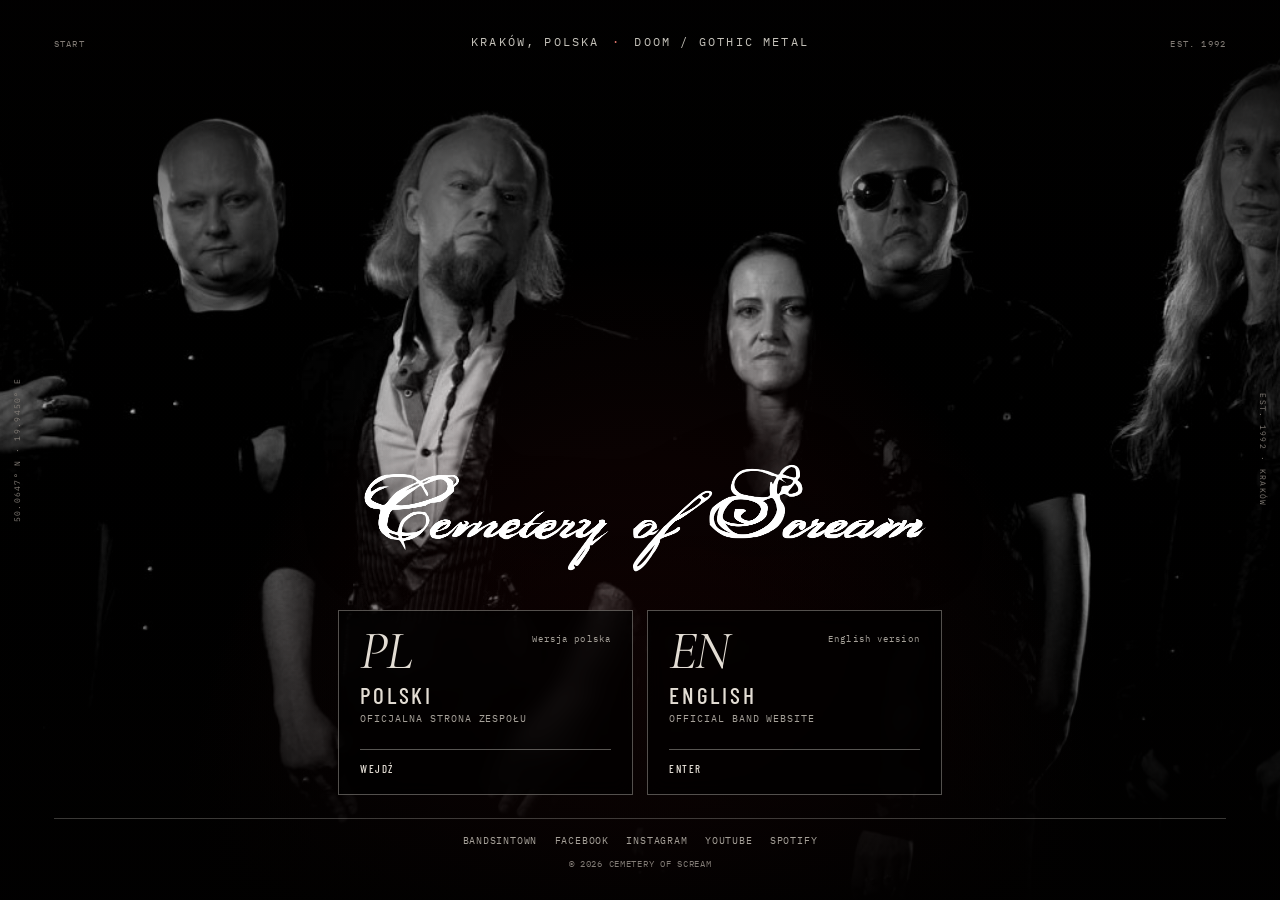
<file: version-2/index.html>
<!doctype html>
<html lang="en" class="no-js">
<head>
  <meta charset="utf-8">
  <meta name="viewport" content="width=device-width, initial-scale=1">
  <title>Cemetery of Scream — Kraków, Polska · Doom / gothic metal</title>
  <meta name="description" content="The official website of Cemetery of Scream — a doom and gothic metal band from Kraków, Poland. Choose the Polish or English version.">
  <meta name="theme-color" content="#090807">
  <meta name="robots" content="index, follow">
  <meta property="og:type" content="website">
  <meta property="og:title" content="Cemetery of Scream — Kraków, Polska · Doom / gothic metal">
  <meta property="og:description" content="The official website of Cemetery of Scream. Doom and gothic metal from Kraków, Poland. Est. 1992.">
  <meta property="og:image" content="assets/img/og-cover.jpg">
  <meta property="og:image:width" content="1200">
  <meta property="og:image:height" content="630">
  <meta property="og:locale" content="pl_PL">
  <meta property="og:locale:alternate" content="en_US">
  <meta name="twitter:card" content="summary_large_image">
  <meta name="twitter:title" content="Cemetery of Scream — Kraków, Polska · Doom / gothic metal">
  <meta name="twitter:description" content="Official website. Doom and gothic metal from Kraków, Poland. Est. 1992.">
  <meta name="twitter:image" content="assets/img/og-cover.jpg">
  <link rel="icon" href="assets/img/icon-64.png" sizes="64x64" type="image/png">
  <link rel="icon" href="assets/img/icon-32.png" sizes="32x32" type="image/png">
  <link rel="apple-touch-icon" href="assets/img/apple-touch-icon.png">
  <link rel="manifest" href="site.webmanifest">
  <link rel="alternate" hreflang="pl" href="pl/index.html">
  <link rel="alternate" hreflang="en" href="en/index.html">
  <link rel="alternate" hreflang="x-default" href="index.html">
  <link rel="preload" href="assets/img/hero-stage.jpg" as="image" fetchpriority="high">
  <link rel="preload" href="assets/fonts/barlow-400-latin-ext.woff2" as="font" type="font/woff2" crossorigin>
  <link rel="preload" href="assets/fonts/barlow-condensed-500-latin-ext.woff2" as="font" type="font/woff2" crossorigin>
  <link rel="preload" href="assets/fonts/cormorant-normal-latin-ext.woff2" as="font" type="font/woff2" crossorigin>
  <link rel="stylesheet" href="assets/css/tokens.css">
  <link rel="stylesheet" href="assets/css/styles.css">
  <script type="application/ld+json">
  {
    "@context": "https://schema.org",
    "@type": "MusicGroup",
    "name": "Cemetery of Scream",
    "genre": ["Doom metal", "Gothic metal"],
    "foundingDate": "1992",
    "foundingLocation": {
      "@type": "Place",
      "name": "Kraków, Poland"
    },
    "sameAs": [
      "https://www.facebook.com/cemeteryofscream",
      "https://www.instagram.com/cemetery_of_scream_official/",
      "https://youtube.com/@CemeteryOfScreamOfficial",
      "https://open.spotify.com/artist/0W8QHkPjO1VVeOkDwtJTbN",
      "https://music.apple.com/us/artist/cemetery-of-scream/1518863520",
      "https://www.bandsintown.com/a/90207-cemetery-of-scream"
    ],
    "album": [
      { "@type": "MusicAlbum", "name": "Sameone", "datePublished": "1993" },
      { "@type": "MusicAlbum", "name": "Melancholy", "datePublished": "1995" },
      { "@type": "MusicAlbum", "name": "Deeppression", "datePublished": "1997" },
      { "@type": "MusicAlbum", "name": "Fin de siècle", "datePublished": "1999" },
      { "@type": "MusicAlbum", "name": "Prelude to a Sentimental Journey", "datePublished": "2000" },
      { "@type": "MusicAlbum", "name": "The Event Horizon", "datePublished": "2006" },
      { "@type": "MusicAlbum", "name": "Frozen Images", "datePublished": "2009" },
      { "@type": "MusicAlbum", "name": "Oceans", "datePublished": "2023-11-03", "numTracks": 13 }
    ]
  }
  </script>
</head>
<body class="gate-page" id="top">
  <a class="skip-link" href="#languages">Skip to language choice / Przejdź do wyboru języka</a>

  <main class="gate" id="main">
    <h1 class="visually-hidden">Cemetery of Scream — official website / oficjalna strona</h1>

    <figure class="gate__media">
      <img src="assets/img/hero-stage.jpg" alt="Cemetery of Scream — black-and-white photograph of the six-piece band" width="1643" height="720" fetchpriority="high" decoding="async">
    </figure>

    <header class="gate__top">
      <a class="gate__start" href="../index.html">Start</a>
      <p class="gate__eyebrow">Kraków, Polska <span aria-hidden="true">·</span> Doom / gothic metal</p>
      <p class="gate__est">Est. 1992</p>
    </header>

    <div class="gate__brand">
      <img class="gate__logo" src="assets/img/logo-white.png" alt="Cemetery of Scream" width="1200" height="265">
    </div>

    <nav class="gate__doors" id="languages" aria-label="Choose language / Wybierz język">
      <a class="door" href="pl/index.html" hreflang="pl" lang="pl">
        <span class="door__top">
          <span class="door__code">PL</span>
          <span class="door__mark">Wersja polska</span>
        </span>
        <span class="door__name">Polski</span>
        <span class="door__desc">Oficjalna strona zespołu</span>
        <span class="door__action"><span>Wejdź</span></span>
      </a>

      <a class="door" href="en/index.html" hreflang="en" lang="en">
        <span class="door__top">
          <span class="door__code">EN</span>
          <span class="door__mark">English version</span>
        </span>
        <span class="door__name">English</span>
        <span class="door__desc">Official band website</span>
        <span class="door__action"><span>Enter</span></span>
      </a>
    </nav>

    <footer class="gate__contacts">
      <nav class="gate__contact-links" aria-label="Contact and official profiles">
        <a href="https://www.bandsintown.com/a/90207-cemetery-of-scream" target="_blank" rel="noopener noreferrer">Bandsintown </a>
        <a href="https://www.facebook.com/cemeteryofscream" target="_blank" rel="noopener noreferrer">Facebook </a>
        <a href="https://www.instagram.com/cemetery_of_scream_official/" target="_blank" rel="noopener noreferrer">Instagram </a>
        <a href="https://youtube.com/@CemeteryOfScreamOfficial" target="_blank" rel="noopener noreferrer">YouTube </a>
        <a href="https://open.spotify.com/artist/0W8QHkPjO1VVeOkDwtJTbN" target="_blank" rel="noopener noreferrer">Spotify </a>
      </nav>
      <p class="gate__copyright">© <span data-year>2026</span> Cemetery of Scream</p>
    </footer>

    <span class="gate__side gate__side--left" aria-hidden="true">50.0647° N · 19.9450° E</span>
    <span class="gate__side gate__side--right" aria-hidden="true">Est. 1992 · Kraków</span>
  </main>

  <a class="to-top" href="#top" data-to-top aria-label="Back to top / Do góry" title="Do góry / Back to top">
    <svg class="to-top__icon" viewBox="0 0 24 24" aria-hidden="true" focusable="false">
      <path class="to-top__icon-shadow" d="M12 19.5V5.5M5.75 11.75 12 5.5l6.25 6.25" transform="translate(0 1.15)"/>
      <path class="to-top__icon-line" d="M12 19.5V5.5M5.75 11.75 12 5.5l6.25 6.25"/>
    </svg>
  </a>

  <!-- Privacy-friendly analytics: activate after hosting/domain. See ANALYTICS.md. -->
  <script src="assets/js/site.js" defer></script>
</body>
</html>
</file>
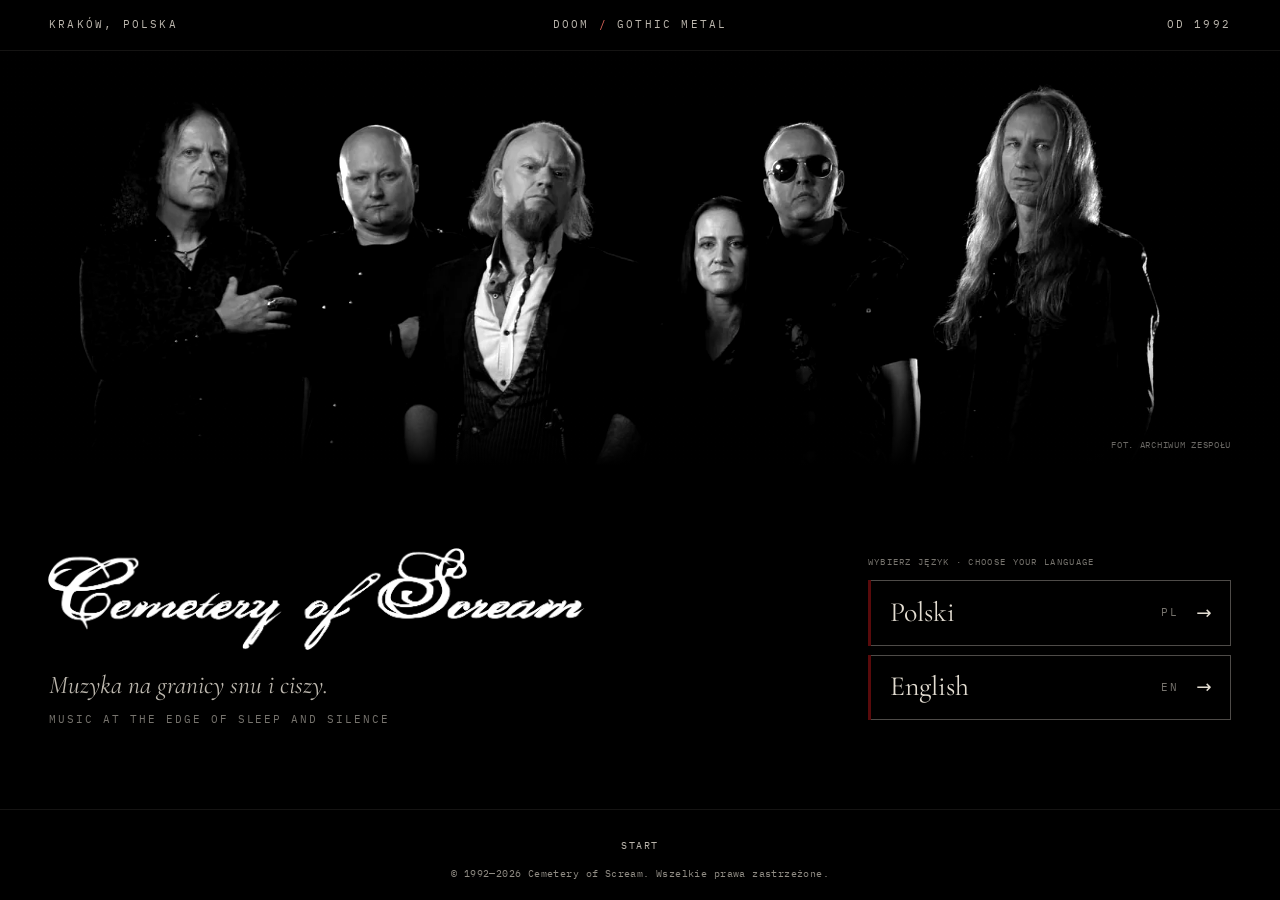
<file: version-3/index.html>
<!doctype html>
<html lang="pl" class="no-js">
<head>
  <meta charset="utf-8">
  <meta name="viewport" content="width=device-width, initial-scale=1">
  <title>Cemetery of Scream — doom / gothic metal · Kraków</title>
  <meta name="description" content="Cemetery of Scream — krakowski zespół doom / gothic metalowy. Oficjalna strona: biografia, dyskografia, galeria, kontakt. Wybierz wersję polską lub angielską.">
  <meta name="theme-color" content="#050505">
  <meta name="color-scheme" content="dark">

  <meta property="og:type" content="website">
  <meta property="og:site_name" content="Cemetery of Scream">
  <meta property="og:title" content="Cemetery of Scream — doom / gothic metal · Kraków">
  <meta property="og:description" content="Cemetery of Scream — krakowski zespół doom / gothic metalowy. Oficjalna strona: biografia, dyskografia, galeria, kontakt. Wybierz wersję polską lub angielską.">
  <meta property="og:image" content="assets/img/og.jpg">
  <meta property="og:image:width" content="1200">
  <meta property="og:image:height" content="630">
  <meta property="og:image:alt" content="Cemetery of Scream — zespół na czarnym tle">
  <meta name="twitter:card" content="summary_large_image">
  <meta name="twitter:title" content="Cemetery of Scream — doom / gothic metal · Kraków">
  <meta name="twitter:description" content="Cemetery of Scream — krakowski zespół doom / gothic metalowy. Oficjalna strona: biografia, dyskografia, galeria, kontakt. Wybierz wersję polską lub angielską.">
  <meta name="twitter:image" content="assets/img/og.jpg">

  <link rel="icon" type="image/png" sizes="32x32" href="assets/img/icon-32.png">
  <link rel="apple-touch-icon" href="assets/img/icon-180.png">
  <link rel="manifest" href="site.webmanifest">
  <link rel="preload" href="assets/fonts/cormorant-normal-latin.woff2" as="font" type="font/woff2" crossorigin>
  <link rel="stylesheet" href="assets/css/tokens.css?v=6">
  <link rel="stylesheet" href="assets/css/site.css?v=6">
  <script>document.documentElement.classList.replace('no-js','js');</script>
  <script type="application/ld+json">{"@context": "https://schema.org", "@type": "MusicGroup", "name": "Cemetery of Scream", "genre": ["Doom metal", "Gothic metal"], "foundingDate": "1992", "foundingLocation": {"@type": "Place", "name": "Kraków, Poland"}, "description": "Cemetery of Scream — krakowski zespół doom / gothic metalowy. Biografia, dyskografia, galeria i kontakt.", "sameAs": ["https://www.bandsintown.com/a/90207-cemetery-of-scream", "https://www.facebook.com/cemeteryofscream", "https://youtube.com/@CemeteryOfScreamOfficial", "https://open.spotify.com/artist/0W8QHkPjO1VVeOkDwtJTbN"], "member": [{"@type": "Person", "name": "Olaf Różański", "roleName": "wokal"}, {"@type": "Person", "name": "Marcin Piwowarczyk", "roleName": "gitara"}, {"@type": "Person", "name": "Paweł Góralczyk", "roleName": "gitara"}, {"@type": "Person", "name": "Katarzyna Rutkowska", "roleName": "klawisze"}, {"@type": "Person", "name": "Grzegorz Królik", "roleName": "bas"}, {"@type": "Person", "name": "Tomasz Rutkowski", "roleName": "perkusja"}], "album": [{"@type": "MusicAlbum", "name": "Oceans", "datePublished": "2023", "numTracks": 13}, {"@type": "MusicAlbum", "name": "Frozen Images", "datePublished": "2009", "numTracks": 12}, {"@type": "MusicAlbum", "name": "The Event Horizon", "datePublished": "2006", "numTracks": 10}, {"@type": "MusicAlbum", "name": "Prelude to a Sentimental Journey", "datePublished": "2000", "numTracks": 15}, {"@type": "MusicAlbum", "name": "Fin de siècle", "datePublished": "1999", "numTracks": 6}, {"@type": "MusicAlbum", "name": "Deeppression", "datePublished": "1997", "numTracks": 8}, {"@type": "MusicAlbum", "name": "Melancholy", "datePublished": "1995", "numTracks": 18}, {"@type": "MusicAlbum", "name": "Sameone", "datePublished": "1993", "numTracks": 9}]}</script>
</head>
<body>
  <a class="skip" href="#main">Przejdź do treści</a>

  <div class="splash">
    <header class="splash__meta">
      <p>Kraków, Polska</p>
      <p>Doom <span class="dot">/</span> gothic metal</p>
      <p>Od 1992</p>
    </header>

    <div class="splash__photo">
      <picture>
        <source media="(max-width: 600px)" type="image/webp" srcset="assets/img/hero/band-portrait-800.webp">
        <source media="(max-width: 600px)" type="image/jpeg" srcset="assets/img/hero/band-portrait-800.jpg">
        <source type="image/webp" srcset="assets/img/hero/band-760.webp 760w, assets/img/hero/band-1100.webp 1100w, assets/img/hero/band-1643.webp 1643w" sizes="100vw">
        <img src="assets/img/hero/band-1643.jpg"
             srcset="assets/img/hero/band-760.jpg 760w, assets/img/hero/band-1100.jpg 1100w, assets/img/hero/band-1643.jpg 1643w"
             sizes="100vw" width="1643" height="700" alt="Członkowie Cemetery of Scream na czarnym tle — portret zespołu" fetchpriority="high" decoding="async">
      </picture>
      <span class="splash__credit">fot. archiwum zespołu</span>
    </div>

    <main class="splash__main" id="main">
      <div class="splash__brand">
        <h1 class="splash__logo">
          <span class="sr-only">Cemetery of Scream — doom / gothic metal, Kraków</span>
          <img src="assets/img/logo/logo-white.png" alt="" width="1117" height="213">
        </h1>
        <p class="splash__tag">Muzyka na granicy snu i ciszy.<span>Music at the edge of sleep and silence</span></p>
      </div>

      <nav class="splash__lang" aria-label="Język / Language">
        <p class="splash__choose mono">Wybierz język · Choose your language</p>
        <a class="gate-link" href="pl/index.html" hreflang="pl" lang="pl">
          <span class="gate-link__lang">Polski</span>
          <span class="gate-link__code">PL</span>
          <span class="gate-link__arrow" aria-hidden="true">→</span>
        </a>
        <a class="gate-link" href="en/index.html" hreflang="en" lang="en">
          <span class="gate-link__lang">English</span>
          <span class="gate-link__code">EN</span>
          <span class="gate-link__arrow" aria-hidden="true">→</span>
        </a>
      </nav>
    </main>

    <footer class="footer">
      <nav class="footer__nav" aria-label="Project presentation"><a href="../index.html">Start</a></nav>
      <p class="footer__rights">© 1992—2026 Cemetery of Scream. Wszelkie prawa zastrzeżone.</p>
    </footer>
  </div>
  <button class="to-top" type="button" data-to-top aria-label="Do góry / Back to top">
  <svg viewBox="0 0 24 24" aria-hidden="true" focusable="false">
    <defs>
      <linearGradient id="toTopArrow" x1="0" y1="0" x2="0" y2="1">
        <stop offset="0" stop-color="#ffffff"></stop>
        <stop offset="1" stop-color="#9d968d"></stop>
      </linearGradient>
    </defs>
    <path d="M12 19V6M12 6l-5 5M12 6l5 5" fill="none" stroke="url(#toTopArrow)" stroke-width="2.2" stroke-linecap="round" stroke-linejoin="round"></path>
  </svg>
</button>
  <script src="assets/js/motion.js?v=6" defer></script>
  <script src="assets/js/ui.js?v=6" defer></script>
</body>
</html>
</file>
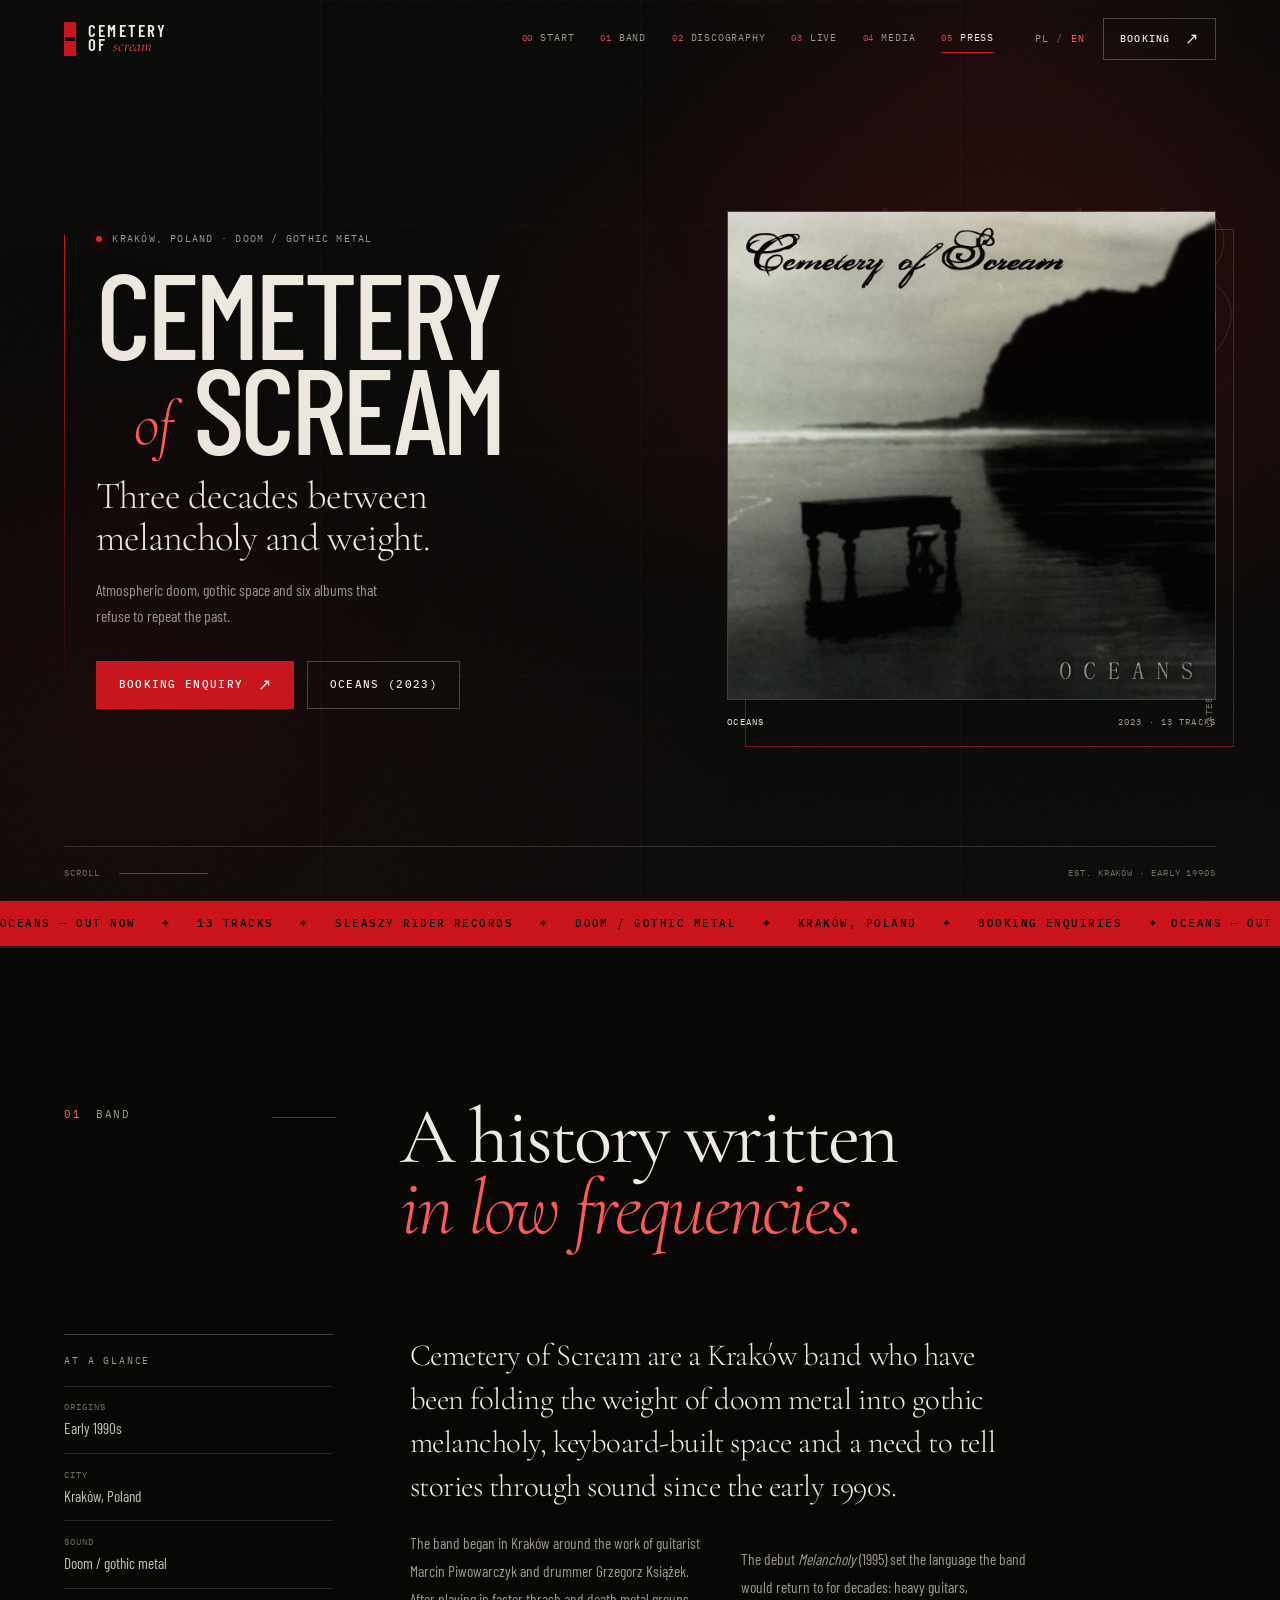
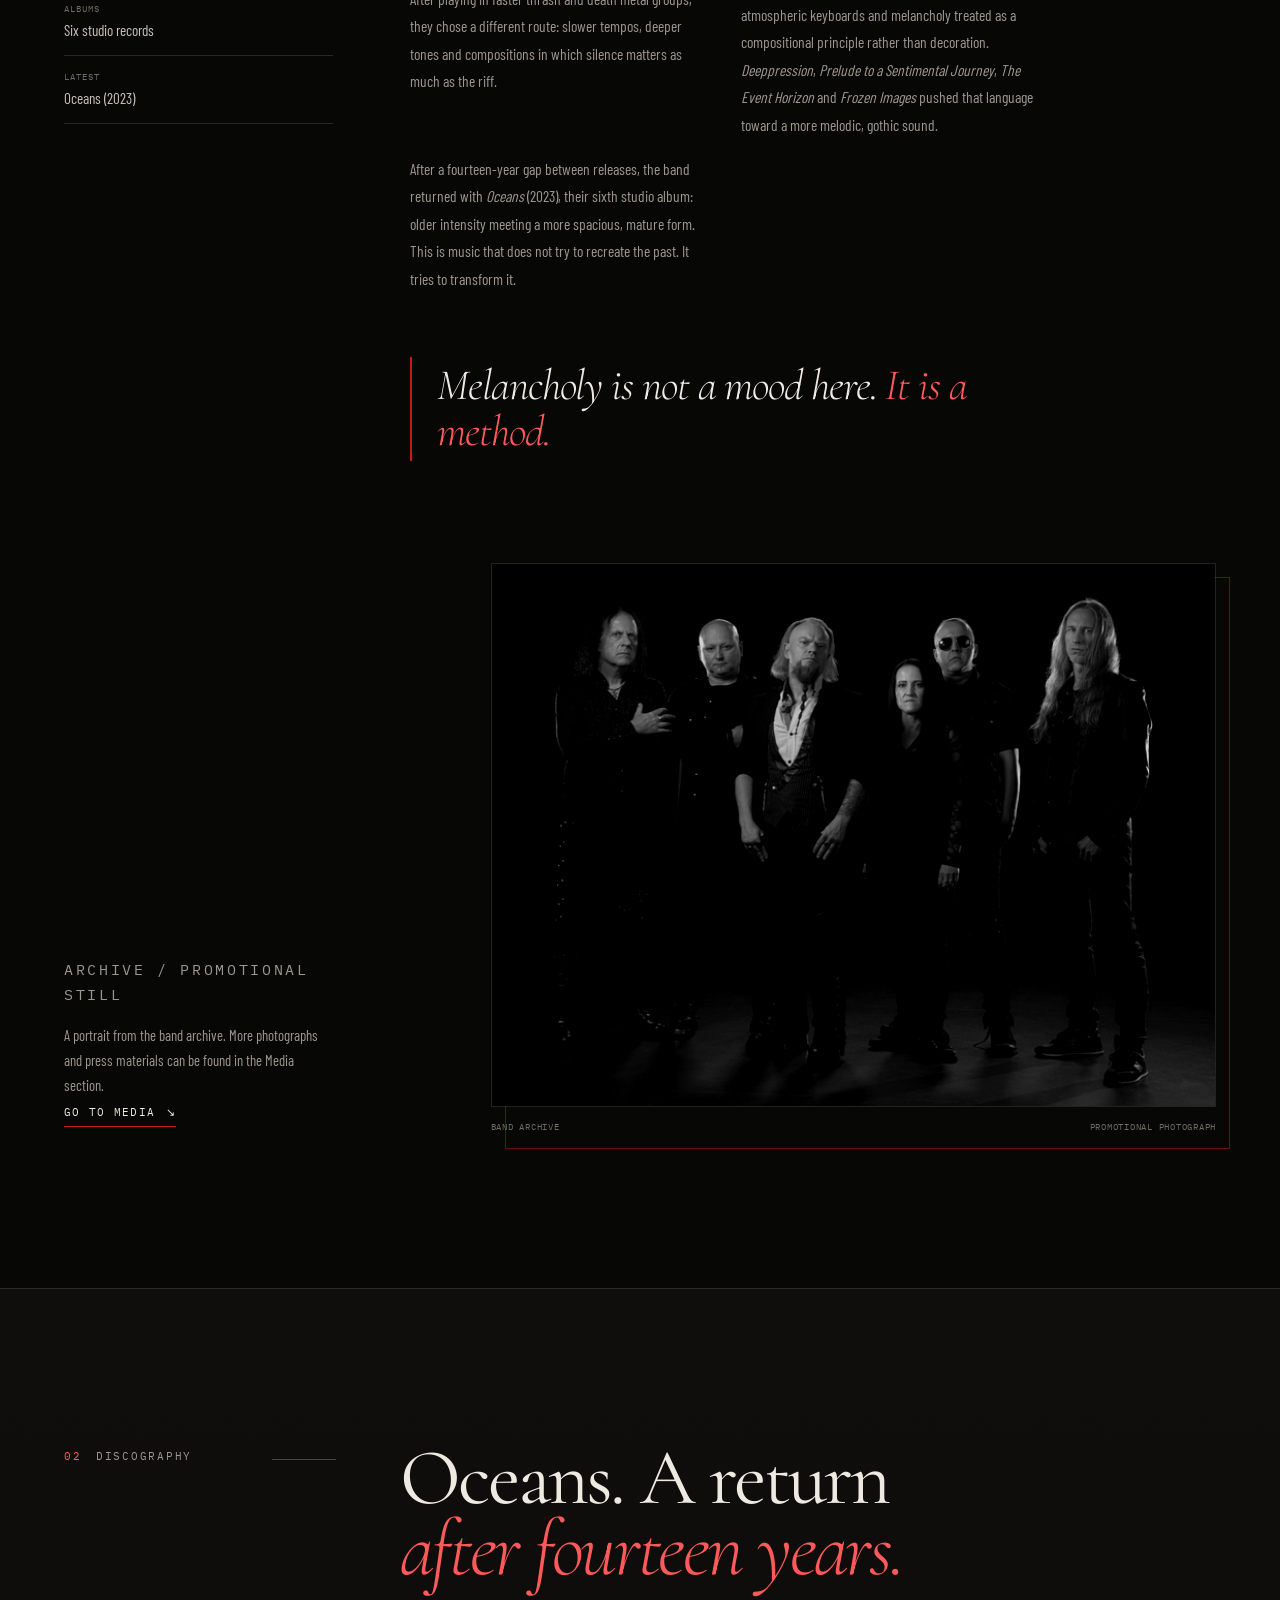
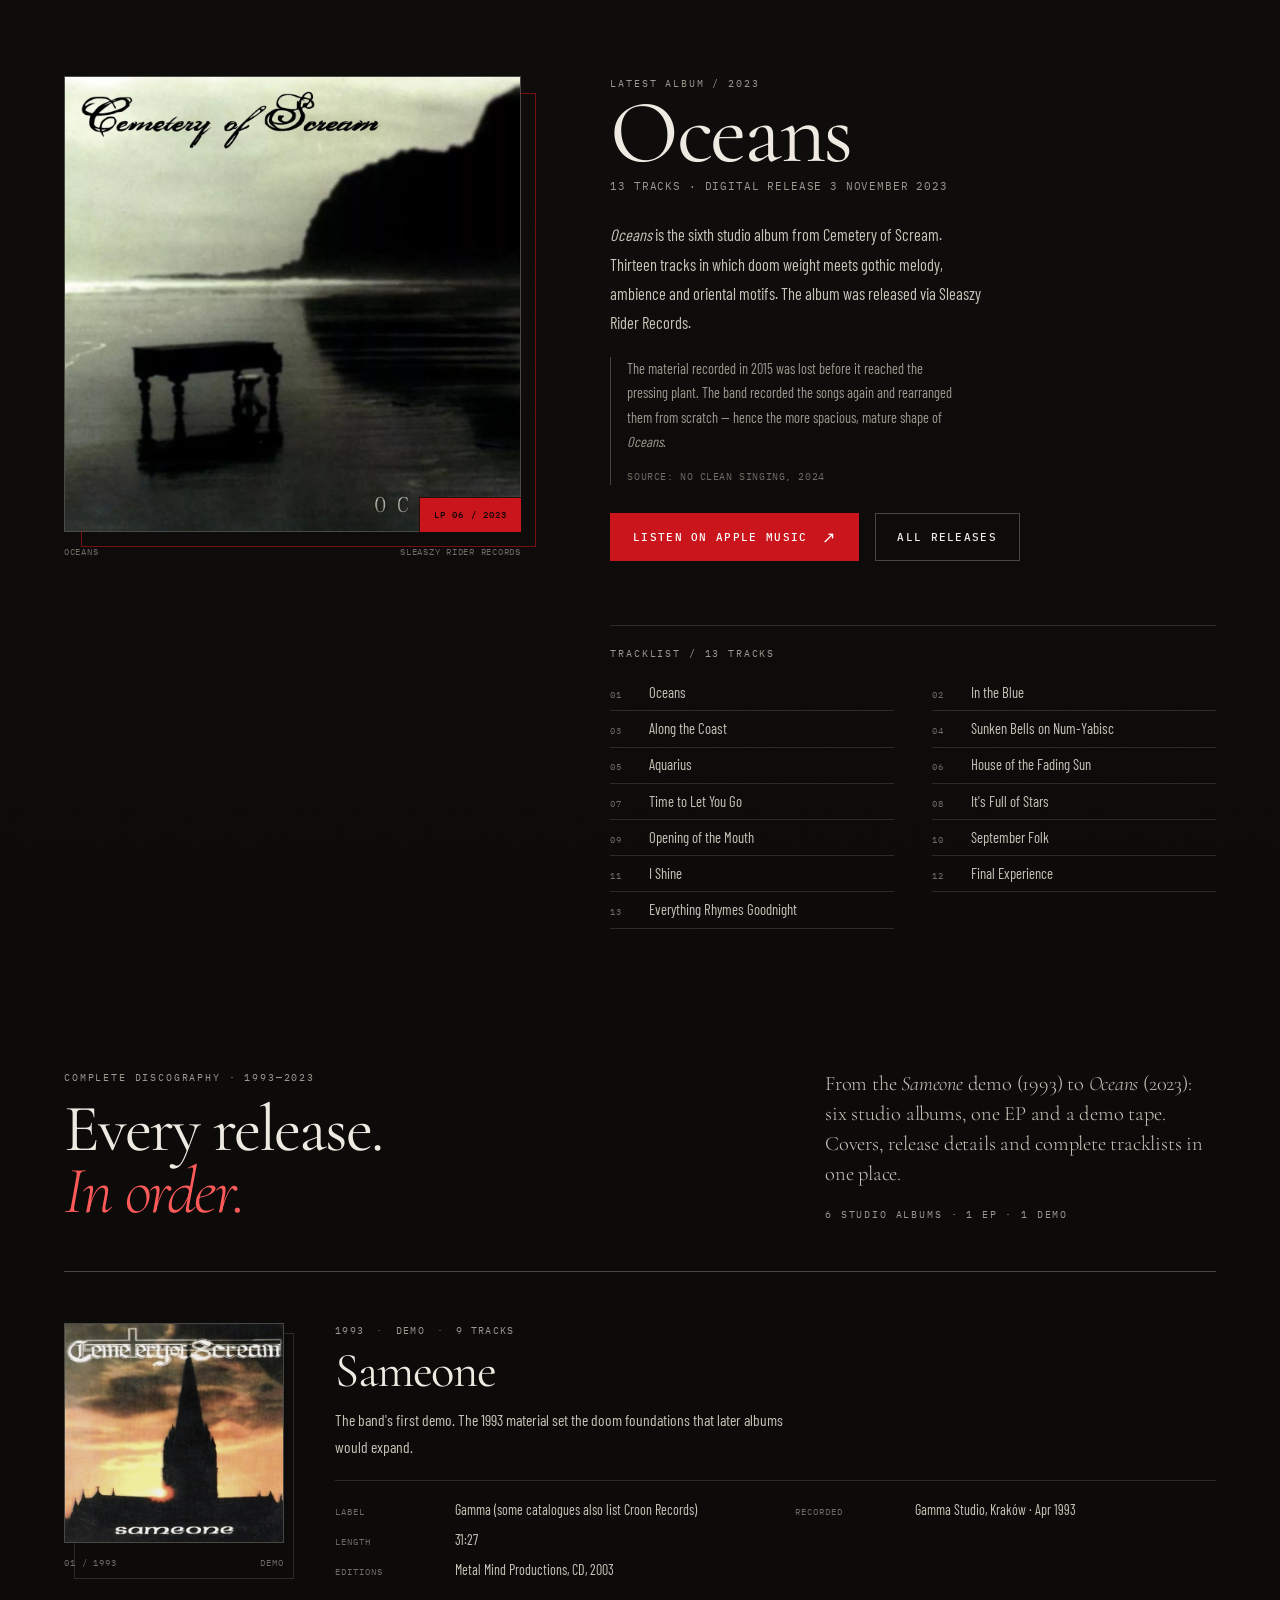
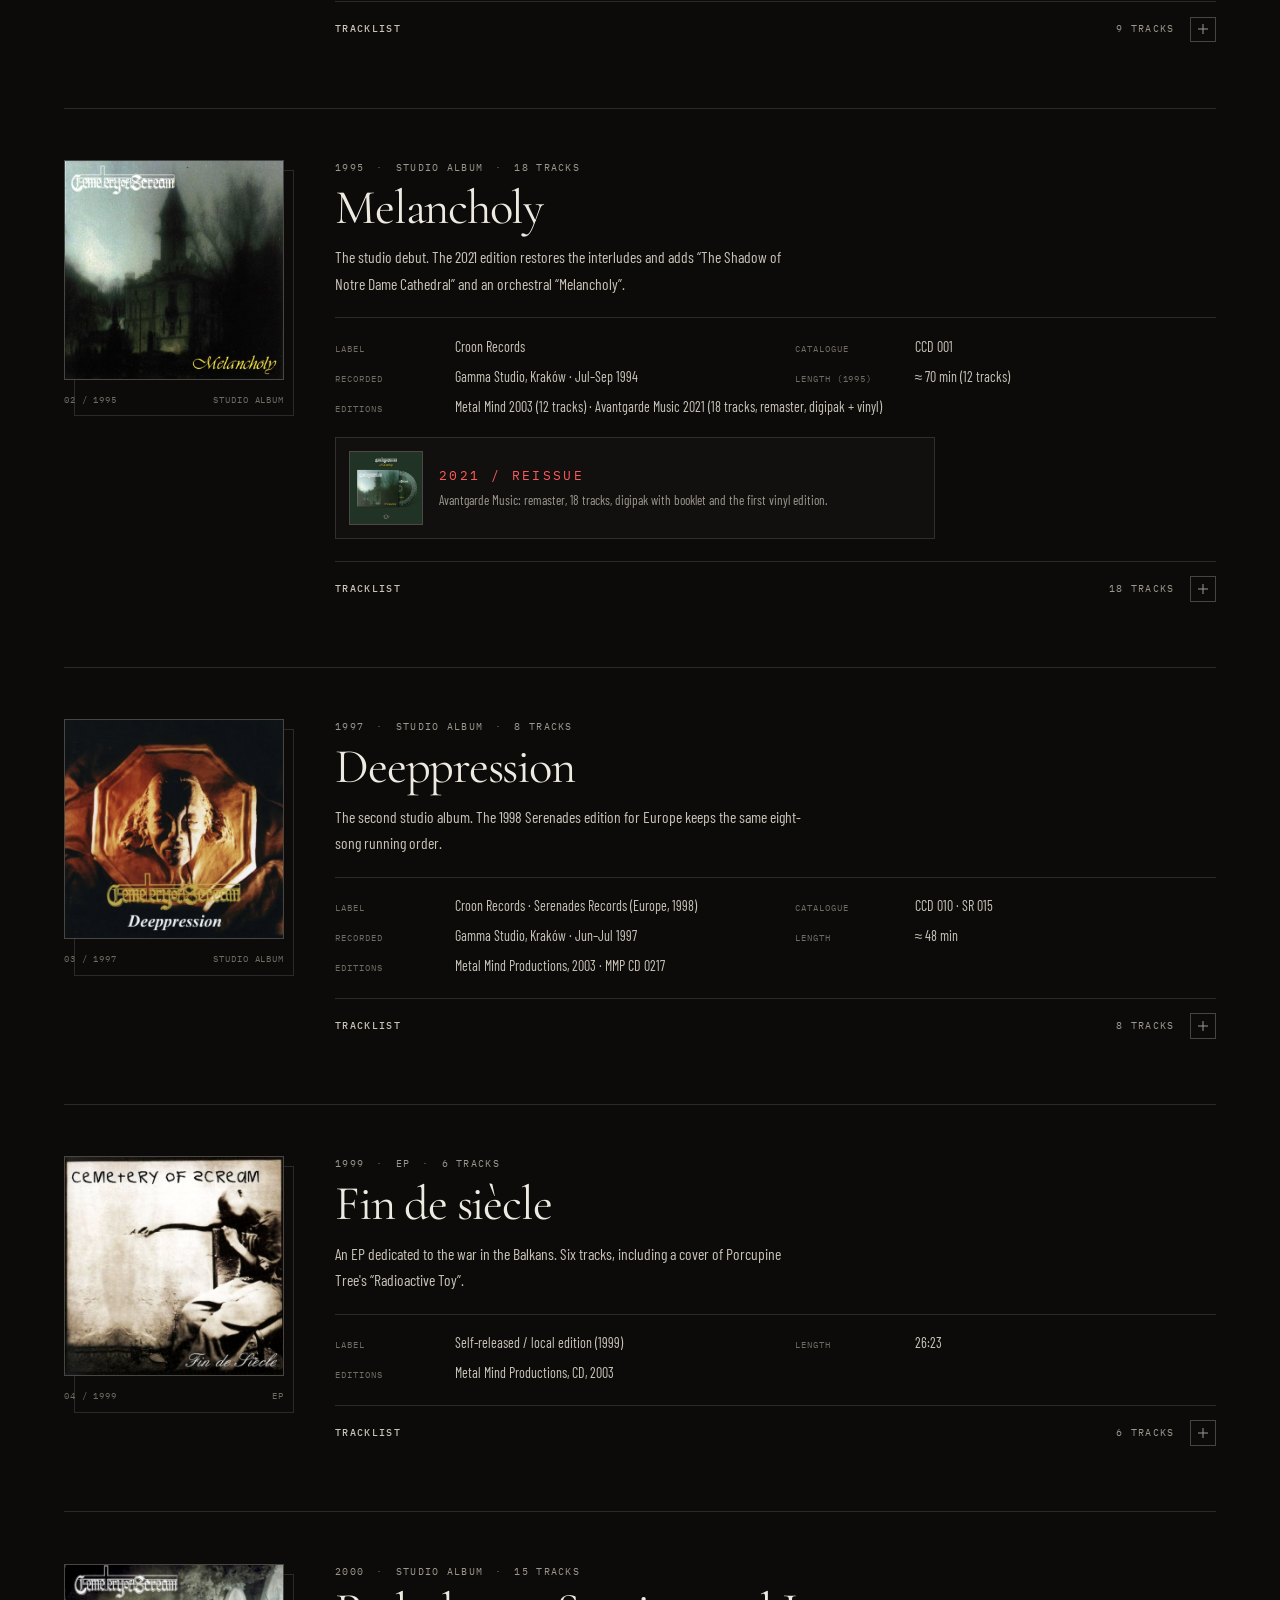
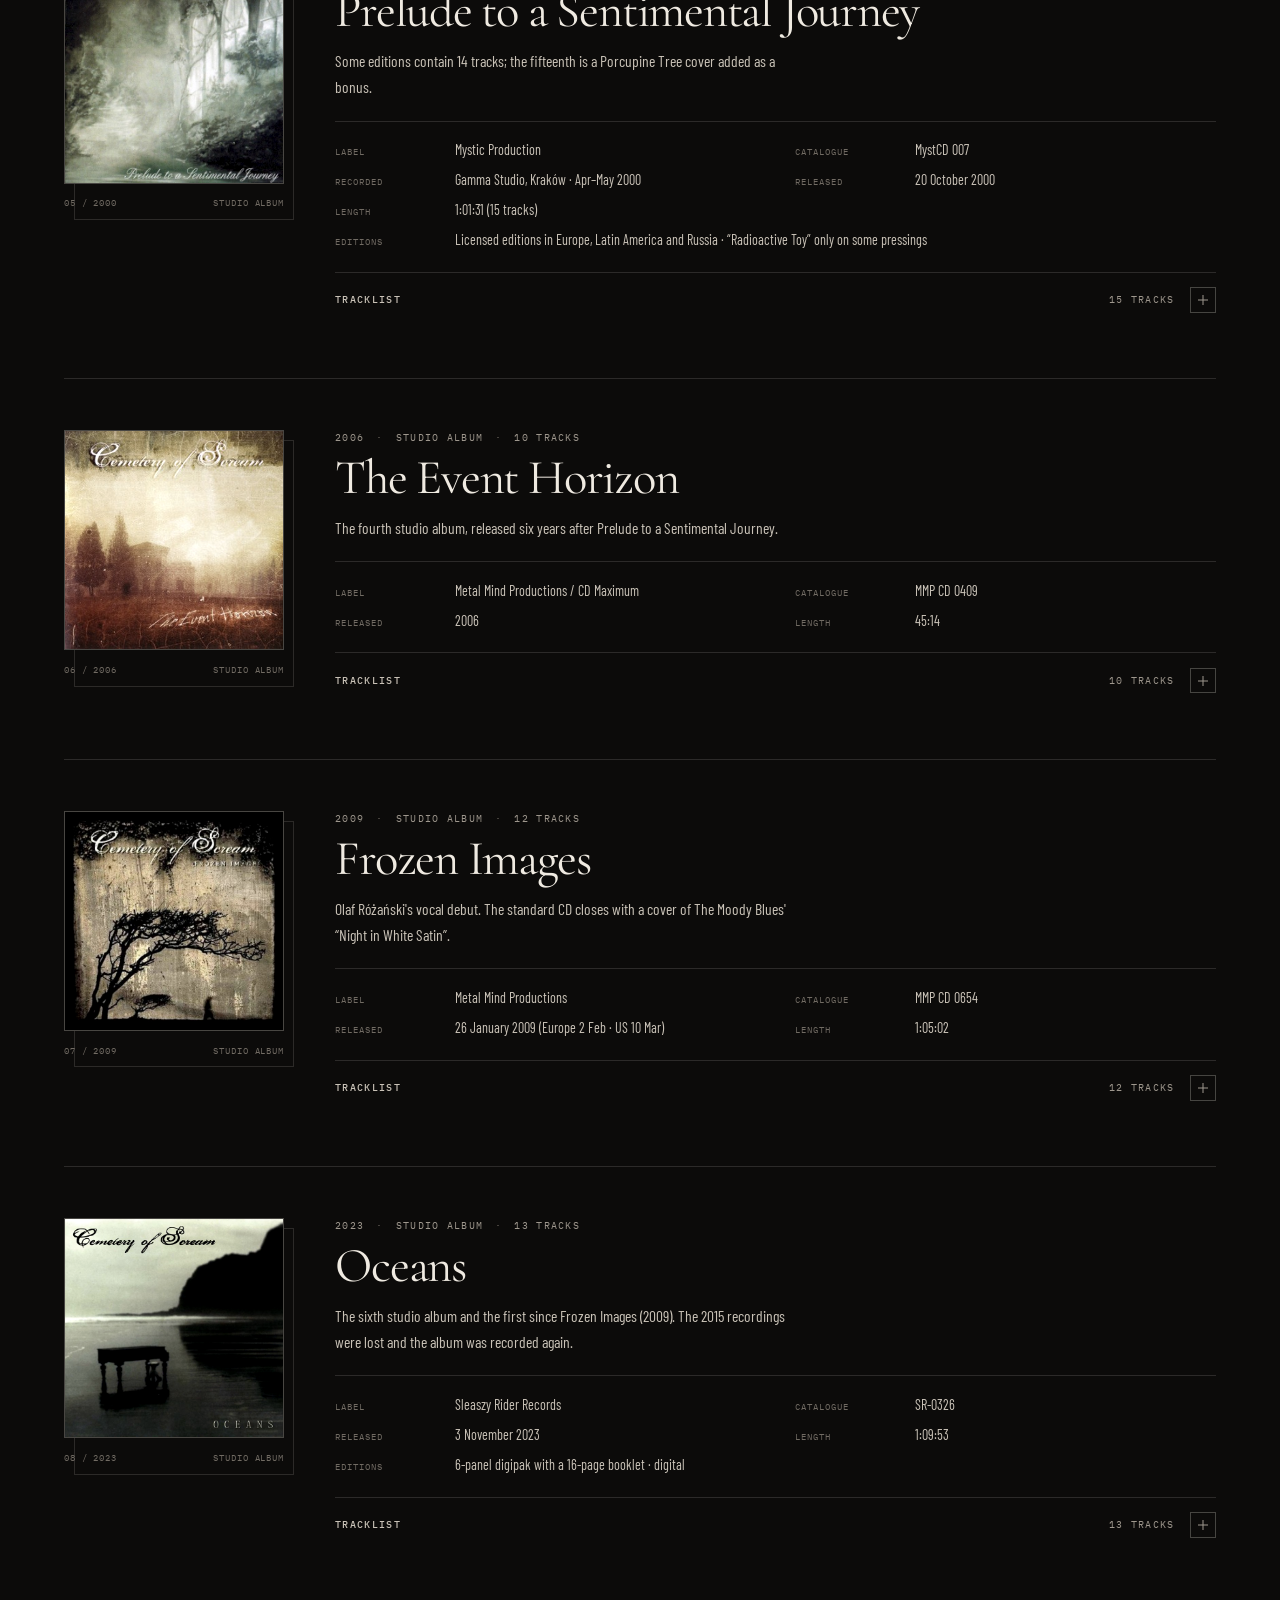
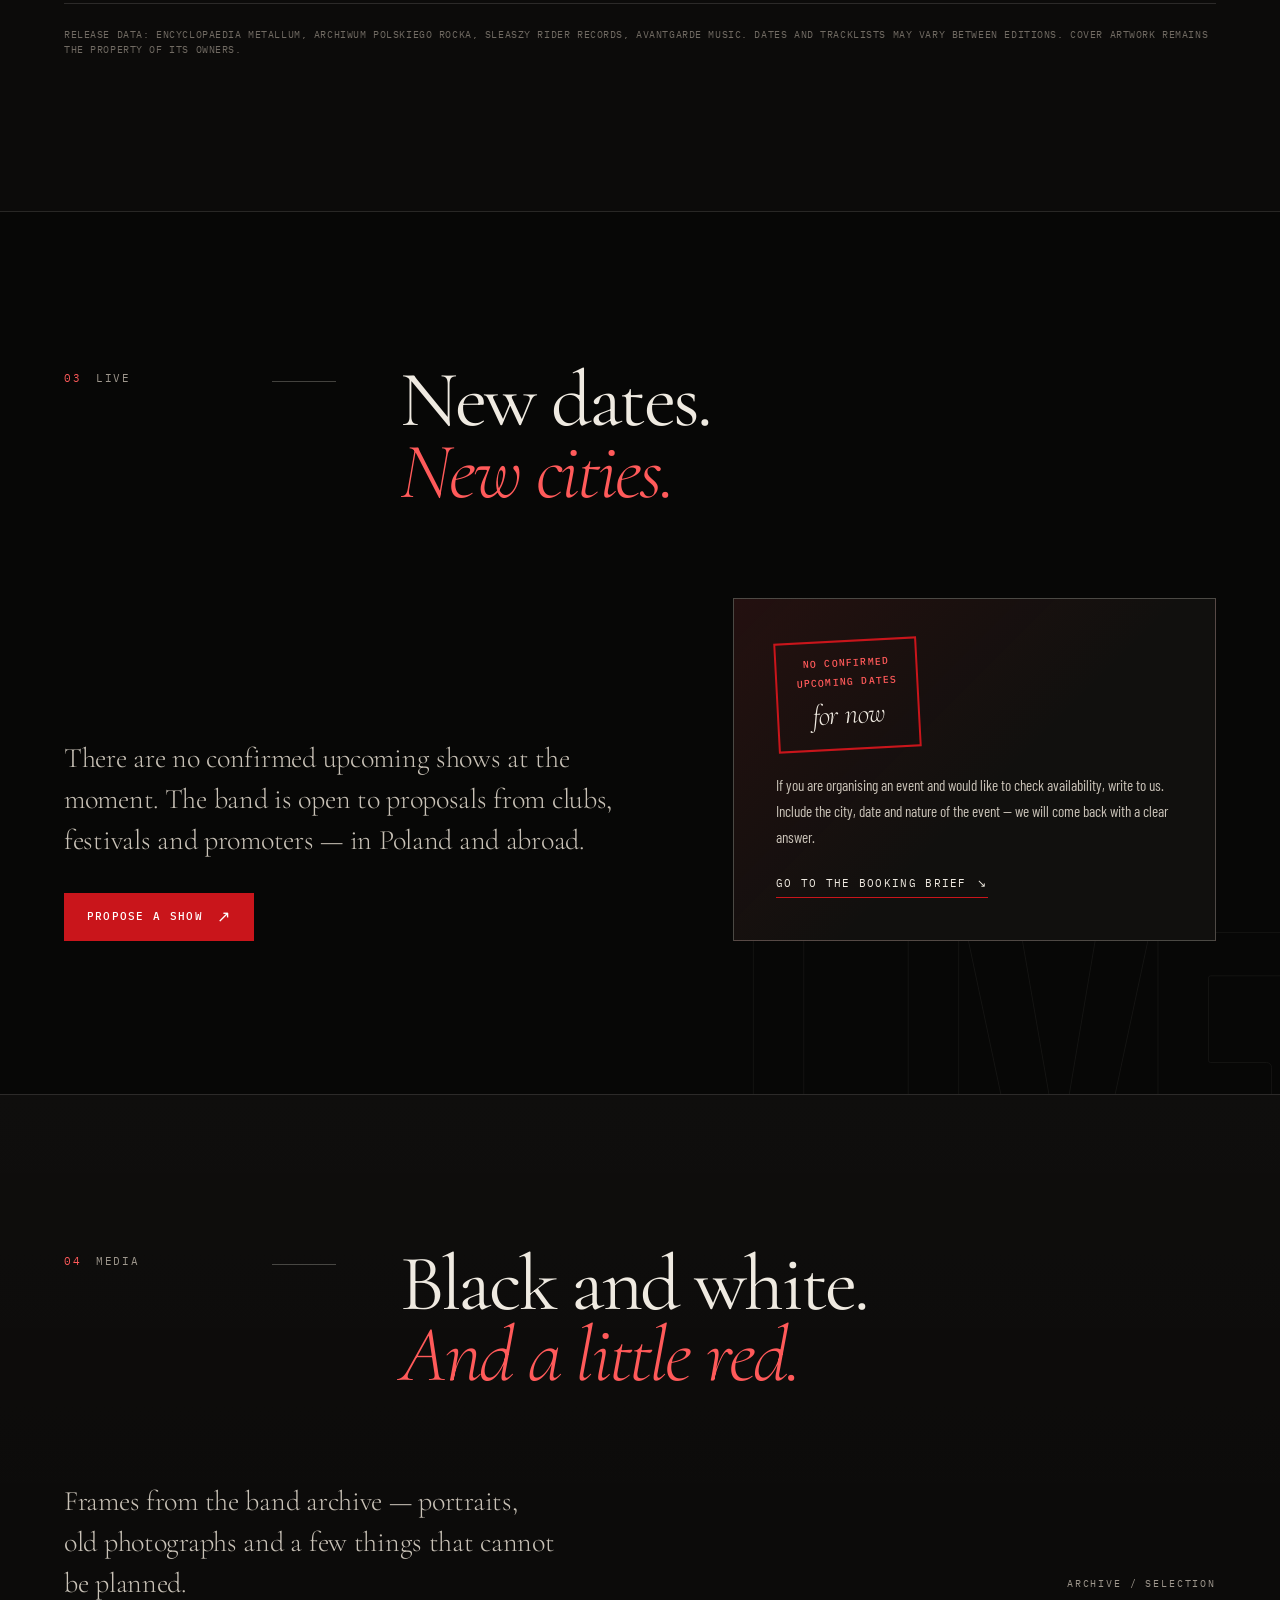
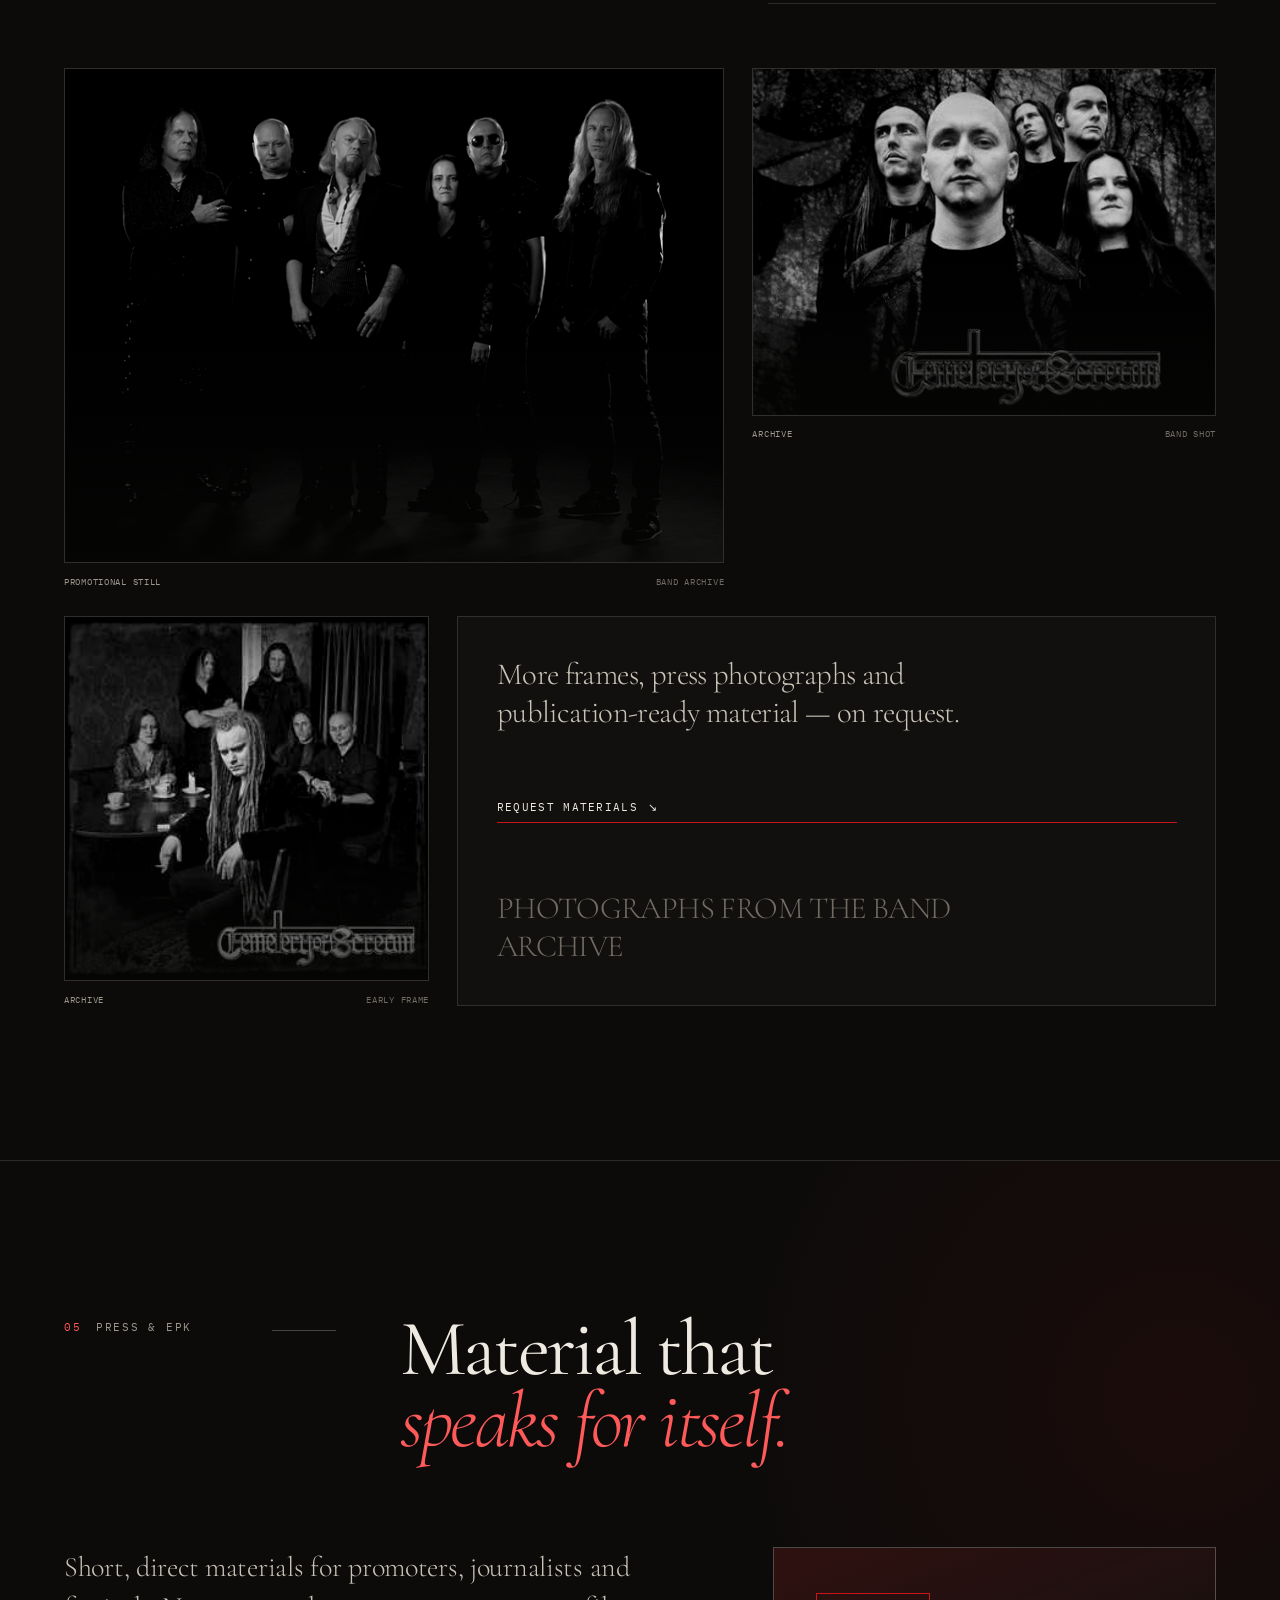
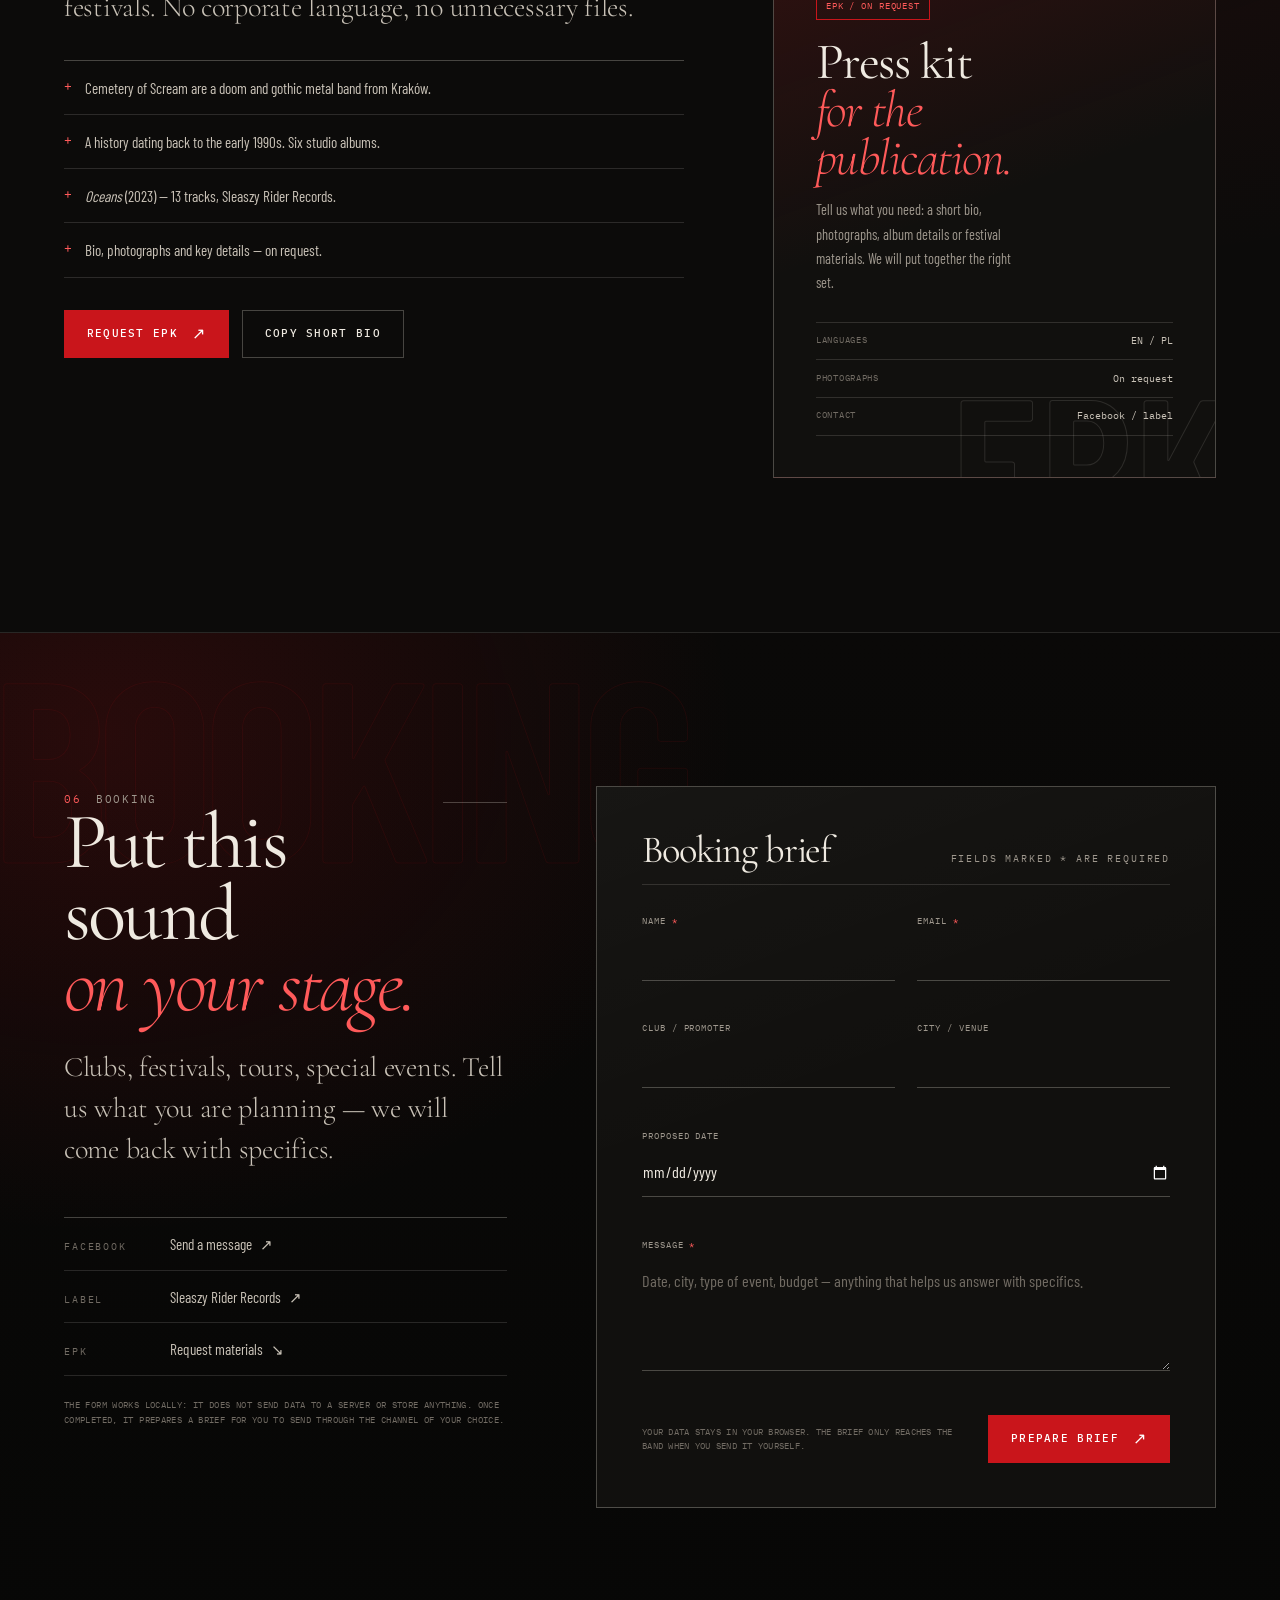
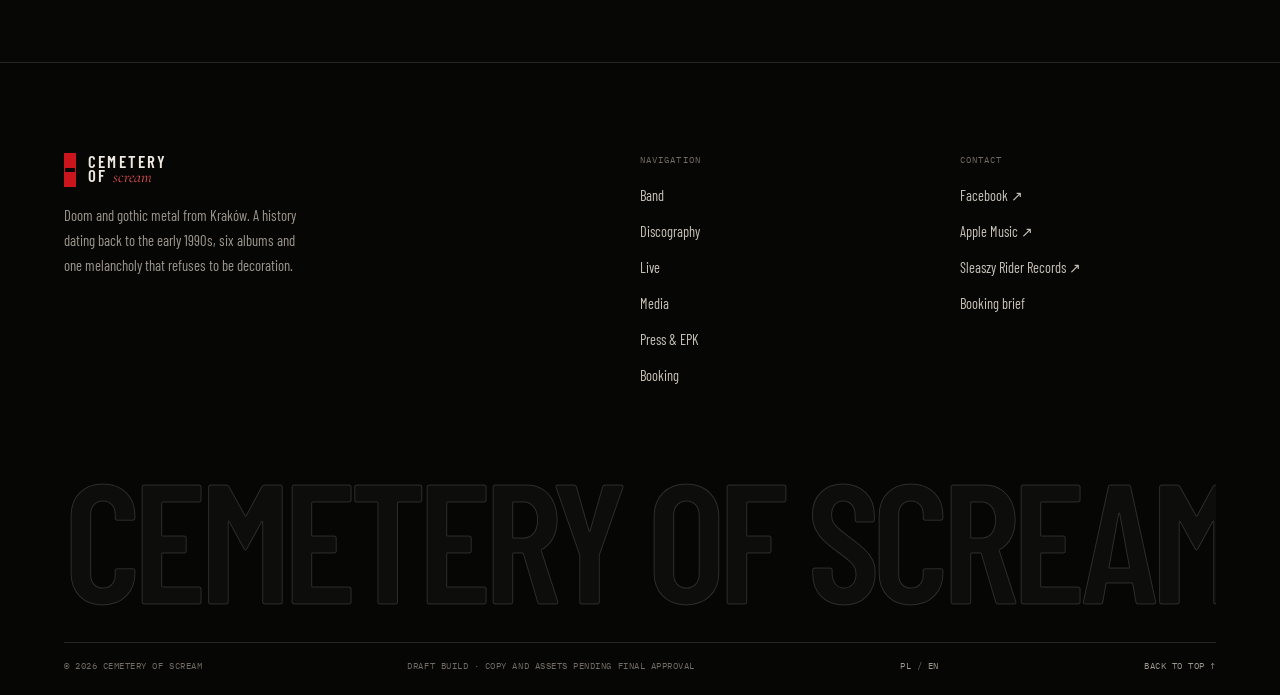
<file: version-1/en/index.html>
<!DOCTYPE html>
<html lang="en" class="no-js">
<head>
  <meta charset="utf-8">
  <meta name="viewport" content="width=device-width, initial-scale=1">
  <title>Cemetery of Scream — doom and gothic metal from Kraków</title>
  <meta name="description" content="Cemetery of Scream are a doom and gothic metal band from Kraków, Poland. Latest album Oceans (2023). Booking enquiries, EPK and press materials.">
  <meta name="robots" content="noindex, nofollow">
  <meta name="theme-color" content="#070706">
  <meta property="og:type" content="website">
  <meta property="og:locale" content="en_US">
  <meta property="og:locale:alternate" content="pl_PL">
  <meta property="og:title" content="Cemetery of Scream — doom and gothic metal from Kraków">
  <meta property="og:description" content="A doom and gothic metal band from Kraków, Poland. Latest album Oceans (2023). Booking, EPK, media.">
  <meta property="og:image" content="../assets/img/band-2024.jpg">
  <meta name="twitter:card" content="summary_large_image">
  <link rel="icon" href="../assets/img/favicon.svg" type="image/svg+xml">
  <link rel="preload" href="../assets/fonts/barlow-condensed-500-latin-ext.woff2" as="font" type="font/woff2" crossorigin>
  <link rel="preload" href="../assets/fonts/cormorant-normal-latin-ext.woff2" as="font" type="font/woff2" crossorigin>
  <link rel="stylesheet" href="../assets/css/styles.css">
  <script>document.documentElement.classList.remove("no-js");document.documentElement.classList.add("js");</script>
  <script type="application/ld+json">
  {
    "@context": "https://schema.org",
    "@type": "MusicGroup",
    "name": "Cemetery of Scream",
    "genre": ["Doom metal", "Gothic metal"],
    "foundingLocation": {
      "@type": "Place",
      "name": "Kraków, Poland"
    },
    "album": [
      {
        "@type": "MusicAlbum",
        "name": "Sameone",
        "datePublished": "1993",
        "numTracks": 9
      },
      {
        "@type": "MusicAlbum",
        "name": "Melancholy",
        "datePublished": "1995",
        "numTracks": 18
      },
      {
        "@type": "MusicAlbum",
        "name": "Deeppression",
        "datePublished": "1997",
        "numTracks": 8
      },
      {
        "@type": "MusicAlbum",
        "name": "Fin de siècle",
        "datePublished": "1999",
        "numTracks": 6
      },
      {
        "@type": "MusicAlbum",
        "name": "Prelude to a Sentimental Journey",
        "datePublished": "2000-10-20",
        "numTracks": 15
      },
      {
        "@type": "MusicAlbum",
        "name": "The Event Horizon",
        "datePublished": "2006",
        "numTracks": 10
      },
      {
        "@type": "MusicAlbum",
        "name": "Frozen Images",
        "datePublished": "2009-01-26",
        "numTracks": 12
      },
      {
        "@type": "MusicAlbum",
        "name": "Oceans",
        "datePublished": "2023-11-03",
        "numTracks": 13
      }
    ]
  }
  </script>
</head>
<body id="top">
  <a class="skip-link" href="#main">Skip to content</a>
  <div class="scroll-progress" aria-hidden="true"><span data-scroll-progress></span></div>

  <header class="site-header" data-header>
    <div class="header-inner">
      <a class="brand" href="#top" aria-label="Cemetery of Scream — back to top">
        <span class="brand-mark" aria-hidden="true"></span>
        <span class="brand-name"><span>Cemetery</span><span>of <em>Scream</em></span></span>
      </a>

      <nav class="desktop-nav" aria-label="Main navigation">
        <a href="../../index.html"><span>00</span>Start</a>
        <a href="#about"><span>01</span>Band</a>
        <a href="#discography"><span>02</span>Discography</a>
        <a href="#live"><span>03</span>Live</a>
        <a href="#media"><span>04</span>Media</a>
        <a href="#press"><span>05</span>Press</a>
      </nav>

      <div class="header-actions">
        <div class="lang-switch" aria-label="Language">
          <a href="../index.html" hreflang="pl" lang="pl">PL</a>
          <span aria-hidden="true">/</span>
          <a href="index.html" lang="en" aria-current="page">EN</a>
        </div>
        <a class="btn btn--small btn--ghost header-booking" href="#booking">Booking <span class="arrow" aria-hidden="true">↗</span></a>
        <button class="menu-toggle" type="button" aria-expanded="false" aria-controls="mobile-menu" aria-label="Open menu" data-menu-toggle>
          <span class="menu-toggle-label" data-menu-label>Menu</span>
          <span class="menu-toggle-icon" aria-hidden="true"></span>
        </button>
      </div>
    </div>
  </header>

  <div class="mobile-menu" id="mobile-menu" aria-hidden="true" data-mobile-menu inert>
    <nav aria-label="Mobile navigation">
      <a href="../../index.html"><span>00</span>Start</a>
      <a href="#about"><span>01</span>Band</a>
      <a href="#discography"><span>02</span>Discography</a>
      <a href="#live"><span>03</span>Live</a>
      <a href="#media"><span>04</span>Media</a>
      <a href="#press"><span>05</span>Press</a>
      <a href="#booking"><span>06</span>Booking</a>
    </nav>
    <div class="mobile-menu-footer">
      <span>Kraków, PL</span>
      <div class="lang-switch" aria-label="Language">
        <a href="../index.html" hreflang="pl" lang="pl">PL</a>
        <span aria-hidden="true">/</span>
        <a href="index.html" lang="en" aria-current="page">EN</a>
      </div>
    </div>
  </div>

  <main id="main">
    <section class="hero" aria-labelledby="hero-title">
      <div class="hero-grid">
        <div class="hero-copy">
          <p class="eyebrow"><span class="dot" aria-hidden="true"></span>Kraków, Poland · Doom / gothic metal</p>
          <h1 id="hero-title"><span>Cemetery</span><span class="hero-line-offset"><em>of</em> Scream</span></h1>
          <p class="hero-lead">Three decades between melancholy and weight.</p>
          <p class="hero-sub">Atmospheric doom, gothic space and six albums that refuse to repeat the past.</p>
          <div class="hero-actions">
            <a class="btn btn--primary" href="#booking">Booking enquiry <span class="arrow" aria-hidden="true">↗</span></a>
            <a class="btn btn--ghost" href="#discography">Oceans (2023)</a>
          </div>
        </div>

        <div class="hero-visual">
          <figure class="hero-cover">
            <img src="../assets/img/oceans-cover.webp" alt="Oceans album cover: a lone table before the sea and a dark cliff" width="1200" height="1200" fetchpriority="high" decoding="async">
            <figcaption><span>Oceans</span><span>2023 · 13 tracks</span></figcaption>
          </figure>
          <span class="hero-side-label" aria-hidden="true">Latest release · Sleaszy Rider</span>
        </div>
      </div>

      <div class="hero-footer" aria-hidden="true">
        <span>Scroll</span>
        <span class="hero-footer-line"></span>
        <span>Est. Kraków · early 1990s</span>
      </div>
    </section>

    <div class="ticker" aria-hidden="true">
      <div class="ticker-track">
        <div class="ticker-group">
          <span>Oceans — out now</span>
          <span>13 tracks</span>
          <span>Sleaszy Rider Records</span>
          <span>Doom / gothic metal</span>
          <span>Kraków, Poland</span>
          <span>Booking enquiries</span>
        </div>
        <div class="ticker-group">
          <span>Oceans — out now</span>
          <span>13 tracks</span>
          <span>Sleaszy Rider Records</span>
          <span>Doom / gothic metal</span>
          <span>Kraków, Poland</span>
          <span>Booking enquiries</span>
        </div>
      </div>
    </div>

    <section class="section about" id="about" aria-labelledby="about-title">
      <div class="container">
        <header class="section-head reveal">
          <p class="section-label"><span>01</span><span>Band</span></p>
          <h2 id="about-title">A history written<br><em>in low frequencies.</em></h2>
        </header>

        <div class="about-grid">
          <aside class="fact-panel reveal" aria-label="Cemetery of Scream at a glance">
            <p class="micro-label">At a glance</p>
            <dl class="fact-list">
              <div>
                <dt>Origins</dt>
                <dd>Early 1990s</dd>
              </div>
              <div>
                <dt>City</dt>
                <dd>Kraków, Poland</dd>
              </div>
              <div>
                <dt>Sound</dt>
                <dd>Doom / gothic metal</dd>
              </div>
              <div>
                <dt>Albums</dt>
                <dd>Six studio records</dd>
              </div>
              <div>
                <dt>Latest</dt>
                <dd>Oceans (2023)</dd>
              </div>
            </dl>
          </aside>

          <div class="prose reveal">
            <p class="lead">Cemetery of Scream are a Kraków band who have been folding the weight of doom metal into gothic melancholy, keyboard-built space and a need to tell stories through sound since the early 1990s.</p>
            <div class="prose-columns">
              <p>The band began in Kraków around the work of guitarist Marcin Piwowarczyk and drummer Grzegorz Książek. After playing in faster thrash and death metal groups, they chose a different route: slower tempos, deeper tones and compositions in which silence matters as much as the riff.</p>
              <p>The debut <em>Melancholy</em> (1995) set the language the band would return to for decades: heavy guitars, atmospheric keyboards and melancholy treated as a compositional principle rather than decoration. <em>Deeppression</em>, <em>Prelude to a Sentimental Journey</em>, <em>The Event Horizon</em> and <em>Frozen Images</em> pushed that language toward a more melodic, gothic sound.</p>
              <p>After a fourteen-year gap between releases, the band returned with <em>Oceans</em> (2023), their sixth studio album: older intensity meeting a more spacious, mature form. This is music that does not try to recreate the past. It tries to transform it.</p>
            </div>
            <blockquote class="pullquote">Melancholy is not a mood here. <em>It is a method.</em></blockquote>
          </div>
        </div>

        <div class="about-photo-wrap">
          <aside class="about-photo-aside reveal">
            <p class="micro-label">Archive / promotional still</p>
            <p>A portrait from the band archive. More photographs and press materials can be found in the Media section.</p>
            <p><a class="text-link" href="#media">Go to media <span aria-hidden="true">↘</span></a></p>
          </aside>
          <figure class="band-photo reveal">
            <img src="../assets/img/band-2024.jpg" alt="Black-and-white portrait of the six-piece Cemetery of Scream line-up" width="700" height="533" loading="lazy" decoding="async">
            <figcaption><span>Band archive</span><span>Promotional photograph</span></figcaption>
          </figure>
        </div>
      </div>
    </section>

    <section class="section section--soft discography-section" id="discography" aria-labelledby="discography-title">
      <div class="container">
        <header class="section-head reveal">
          <p class="section-label"><span>02</span><span>Discography</span></p>
          <h2 id="discography-title">Oceans. A return<br><em>after fourteen years.</em></h2>
        </header>

        <div class="release">
          <figure class="release-art reveal">
            <div class="release-art-frame">
              <img src="../assets/img/oceans-cover.webp" alt="Oceans album cover: a lone table before the sea and a dark cliff" width="1200" height="1200" loading="lazy" decoding="async">
              <span class="release-sticker">LP 06 / 2023</span>
            </div>
            <figcaption class="release-art-caption"><span>Oceans</span><span>Sleaszy Rider Records</span></figcaption>
          </figure>

          <div class="release-info reveal">
            <p class="micro-label">Latest album / 2023</p>
            <h3>Oceans</h3>
            <p class="release-meta">13 tracks · digital release 3 November 2023</p>
            <p class="release-lead"><em>Oceans</em> is the sixth studio album from Cemetery of Scream. Thirteen tracks in which doom weight meets gothic melody, ambience and oriental motifs. The album was released via Sleaszy Rider Records.</p>
            <p class="release-aside">The material recorded in 2015 was lost before it reached the pressing plant. The band recorded the songs again and rearranged them from scratch — hence the more spacious, mature shape of <em>Oceans</em>. <span class="source-note">Source: No Clean Singing, 2024</span></p>
            <div class="release-actions">
              <a class="btn btn--primary" href="https://music.apple.com/us/album/oceans/1708461724" target="_blank" rel="noopener noreferrer">Listen on Apple Music <span class="arrow" aria-hidden="true">↗</span></a>
              <a class="btn btn--ghost" href="#releases">All releases</a>
            </div>

            <div class="tracklist-block">
              <p class="micro-label">Tracklist / 13 tracks</p>
              <ol class="tracklist">
                <li>Oceans</li>
                <li>In the Blue</li>
                <li>Along the Coast</li>
                <li>Sunken Bells on Num-Yabisc</li>
                <li>Aquarius</li>
                <li>House of the Fading Sun</li>
                <li>Time to Let You Go</li>
                <li>It's Full of Stars</li>
                <li>Opening of the Mouth</li>
                <li>September Folk</li>
                <li>I Shine</li>
                <li>Final Experience</li>
                <li>Everything Rhymes Goodnight</li>
              </ol>
            </div>
          </div>
        </div>

        <div class="discography" id="releases">
          <header class="disco-head reveal">
            <div>
              <p class="micro-label">Complete discography · 1993—2023</p>
              <h3>Every release.<br><em>In order.</em></h3>
            </div>
            <div class="disco-head-copy">
              <p class="lead">From the <em>Sameone</em> demo (1993) to <em>Oceans</em> (2023): six studio albums, one EP and a demo tape. Covers, release details and complete tracklists in one place.</p>
              <p class="micro-label">6 studio albums · 1 EP · 1 demo</p>
            </div>
          </header>

          <ol class="disco-archive">
            <li class="disco-release reveal">
              <figure class="disco-cover">
                <img src="../assets/img/discography/sameone-1993.jpg" alt="Sameone demo cover, 1993" width="500" height="500" loading="lazy" decoding="async">
                <figcaption><span>01 / 1993</span><span>Demo</span></figcaption>
              </figure>
              <div class="disco-body">
                <p class="disco-meta"><span>1993</span><span>Demo</span><span>9 tracks</span></p>
                <h4>Sameone</h4>
                <p class="disco-note">The band's first demo. The 1993 material set the doom foundations that later albums would expand.</p>
                <dl class="disco-facts">
                  <div class="disco-fact"><dt>Label</dt><dd>Gamma (some catalogues also list Croon Records)</dd></div>
                  <div class="disco-fact"><dt>Recorded</dt><dd>Gamma Studio, Kraków · Apr 1993</dd></div>
                  <div class="disco-fact"><dt>Length</dt><dd>31:27</dd></div>
                  <div class="disco-fact disco-fact--wide"><dt>Editions</dt><dd>Metal Mind Productions, CD, 2003</dd></div>
                </dl>
                <details class="disco-tracks">
                  <summary>
                    <span class="disco-summary-label">Tracklist</span>
                    <span class="disco-summary-count">9 tracks</span>
                    <span class="disco-summary-mark" aria-hidden="true"></span>
                  </summary>
                  <ol class="disco-tracklist">
                    <li><span class="disco-track-title">Intro (Ebony Tears)</span><span class="disco-track-time">02:22</span></li>
                    <li><span class="disco-track-title">The Shadow of Notre Dame Cathedral</span><span class="disco-track-time">03:46</span></li>
                    <li><span class="disco-track-title">Sleeping in the Mystical World</span><span class="disco-track-time">02:04</span></li>
                    <li><span class="disco-track-title">Procession of the Time</span><span class="disco-track-time">06:18</span></li>
                    <li><span class="disco-track-title">Apocaliptic Visions</span><span class="disco-track-time">00:48</span></li>
                    <li><span class="disco-track-title">Unfathomable Truth</span><span class="disco-track-time">05:52</span></li>
                    <li><span class="disco-track-title">Cry of Soul</span><span class="disco-track-time">03:06</span></li>
                    <li><span class="disco-track-title">In the Eternal Sin</span><span class="disco-track-time">05:18</span></li>
                    <li><span class="disco-track-title">Outro (Requiem)</span><span class="disco-track-time">01:53</span></li>
                  </ol>
                </details>
              </div>
            </li>
            <li class="disco-release reveal">
              <figure class="disco-cover">
                <img src="../assets/img/discography/melancholy-1995.jpg" alt="Melancholy album cover, 1995" width="640" height="640" loading="lazy" decoding="async">
                <figcaption><span>02 / 1995</span><span>Studio album</span></figcaption>
              </figure>
              <div class="disco-body">
                <p class="disco-meta"><span>1995</span><span>Studio album</span><span>18 tracks</span></p>
                <h4>Melancholy</h4>
                <p class="disco-note">The studio debut. The 2021 edition restores the interludes and adds “The Shadow of Notre Dame Cathedral” and an orchestral “Melancholy”.</p>
                <dl class="disco-facts">
                  <div class="disco-fact"><dt>Label</dt><dd>Croon Records</dd></div>
                  <div class="disco-fact"><dt>Catalogue</dt><dd>CCD 001</dd></div>
                  <div class="disco-fact"><dt>Recorded</dt><dd>Gamma Studio, Kraków · Jul–Sep 1994</dd></div>
                  <div class="disco-fact"><dt>Length (1995)</dt><dd>≈ 70 min (12 tracks)</dd></div>
                  <div class="disco-fact disco-fact--wide"><dt>Editions</dt><dd>Metal Mind 2003 (12 tracks) · Avantgarde Music 2021 (18 tracks, remaster, digipak + vinyl)</dd></div>
                </dl>
                <div class="disco-reissue">
                  <img src="../assets/img/discography/melancholy-2021-reissue.jpg" alt="Melancholy 2021 reissue cover" width="540" height="540" loading="lazy" decoding="async">
                  <div>
                    <p class="micro-label">2021 / reissue</p>
                    <p>Avantgarde Music: remaster, 18 tracks, digipak with booklet and the first vinyl edition.</p>
                  </div>
                </div>
                <details class="disco-tracks">
                  <summary>
                    <span class="disco-summary-label">Tracklist</span>
                    <span class="disco-summary-count">18 tracks</span>
                    <span class="disco-summary-mark" aria-hidden="true"></span>
                  </summary>
                  <ol class="disco-tracklist">
                    <li><span class="disco-track-title">Prologue</span><span class="disco-track-time">02:54</span></li>
                    <li><span class="disco-track-title">Melancholy</span><span class="disco-track-time">06:08</span></li>
                    <li><span class="disco-track-title">Interlude</span><span class="disco-track-time">02:36</span></li>
                    <li><span class="disco-track-title">Dolor Ante Lucem</span><span class="disco-track-time">04:43</span></li>
                    <li><span class="disco-track-title">Interlude II</span><span class="disco-track-time">03:10</span></li>
                    <li><span class="disco-track-title">Gods of Steel</span><span class="disco-track-time">06:01</span></li>
                    <li><span class="disco-track-title">And just the birds..</span><span class="disco-track-time">02:46</span></li>
                    <li><span class="disco-track-title">Apocalyptic Visions (II)</span><span class="disco-track-time">05:26</span></li>
                    <li><span class="disco-track-title">Anxiety</span><span class="disco-track-time">07:54</span></li>
                    <li><span class="disco-track-title">Interlude III</span><span class="disco-track-time">02:38</span></li>
                    <li><span class="disco-track-title">Landscape of Sadness</span><span class="disco-track-time">04:36</span></li>
                    <li><span class="disco-track-title">Lost Flowers</span><span class="disco-track-time">04:43</span></li>
                    <li><span class="disco-track-title">Interlude IV</span><span class="disco-track-time">01:26</span></li>
                    <li><span class="disco-track-title">Violet Fields of Extinction</span><span class="disco-track-time">05:32</span></li>
                    <li><span class="disco-track-title">Interlude V</span><span class="disco-track-time">00:44</span></li>
                    <li><span class="disco-track-title">Epilogue</span><span class="disco-track-time">02:58</span></li>
                    <li><span class="disco-track-title">The Shadow of Notre Dame Cathedral</span><span class="disco-track-time">05:35</span></li>
                    <li><span class="disco-track-title">Melancholy (Orchestral version)</span><span class="disco-track-time">04:44</span></li>
                  </ol>
                </details>
              </div>
            </li>
            <li class="disco-release reveal">
              <figure class="disco-cover">
                <img src="../assets/img/discography/deeppression-1997.jpg" alt="Deeppression album cover, 1997" width="500" height="500" loading="lazy" decoding="async">
                <figcaption><span>03 / 1997</span><span>Studio album</span></figcaption>
              </figure>
              <div class="disco-body">
                <p class="disco-meta"><span>1997</span><span>Studio album</span><span>8 tracks</span></p>
                <h4>Deeppression</h4>
                <p class="disco-note">The second studio album. The 1998 Serenades edition for Europe keeps the same eight-song running order.</p>
                <dl class="disco-facts">
                  <div class="disco-fact"><dt>Label</dt><dd>Croon Records · Serenades Records (Europe, 1998)</dd></div>
                  <div class="disco-fact"><dt>Catalogue</dt><dd>CCD 010 · SR 015</dd></div>
                  <div class="disco-fact"><dt>Recorded</dt><dd>Gamma Studio, Kraków · Jun–Jul 1997</dd></div>
                  <div class="disco-fact"><dt>Length</dt><dd>≈ 48 min</dd></div>
                  <div class="disco-fact disco-fact--wide"><dt>Editions</dt><dd>Metal Mind Productions, 2003 · MMP CD 0217</dd></div>
                </dl>
                <details class="disco-tracks">
                  <summary>
                    <span class="disco-summary-label">Tracklist</span>
                    <span class="disco-summary-count">8 tracks</span>
                    <span class="disco-summary-mark" aria-hidden="true"></span>
                  </summary>
                  <ol class="disco-tracklist">
                    <li><span class="disco-track-title">Whisper / Touch</span><span class="disco-track-time">07:40</span></li>
                    <li><span class="disco-track-title">Breeze</span><span class="disco-track-time">07:40</span></li>
                    <li><span class="disco-track-title">Episode Man</span><span class="disco-track-time">04:39</span></li>
                    <li><span class="disco-track-title">Ironic</span><span class="disco-track-time">05:09</span></li>
                    <li><span class="disco-track-title">Walkin' on Air</span><span class="disco-track-time">04:57</span></li>
                    <li><span class="disco-track-title">Reveal the Rainbow</span><span class="disco-track-time">05:51</span></li>
                    <li><span class="disco-track-title">Cruel</span><span class="disco-track-time">06:39</span></li>
                    <li><span class="disco-track-title">Float to Escape</span><span class="disco-track-time">05:30</span></li>
                  </ol>
                </details>
              </div>
            </li>
            <li class="disco-release reveal">
              <figure class="disco-cover">
                <img src="../assets/img/discography/fin-de-siecle-1999.jpg" alt="Fin de siècle EP cover, 1999" width="500" height="500" loading="lazy" decoding="async">
                <figcaption><span>04 / 1999</span><span>EP</span></figcaption>
              </figure>
              <div class="disco-body">
                <p class="disco-meta"><span>1999</span><span>EP</span><span>6 tracks</span></p>
                <h4>Fin de siècle</h4>
                <p class="disco-note">An EP dedicated to the war in the Balkans. Six tracks, including a cover of Porcupine Tree's “Radioactive Toy”.</p>
                <dl class="disco-facts">
                  <div class="disco-fact"><dt>Label</dt><dd>Self-released / local edition (1999)</dd></div>
                  <div class="disco-fact"><dt>Length</dt><dd>26:23</dd></div>
                  <div class="disco-fact disco-fact--wide"><dt>Editions</dt><dd>Metal Mind Productions, CD, 2003</dd></div>
                </dl>
                <details class="disco-tracks">
                  <summary>
                    <span class="disco-summary-label">Tracklist</span>
                    <span class="disco-summary-count">6 tracks</span>
                    <span class="disco-summary-mark" aria-hidden="true"></span>
                  </summary>
                  <ol class="disco-tracklist">
                    <li><span class="disco-track-title">Colder Than Ever</span><span class="disco-track-time">06:18</span></li>
                    <li><span class="disco-track-title">Descent</span><span class="disco-track-time">03:11</span></li>
                    <li><span class="disco-track-title">Insincere</span><span class="disco-track-time">05:54</span></li>
                    <li><span class="disco-track-title">Introduction: Dimension Zero</span><span class="disco-track-time">00:48</span></li>
                    <li><span class="disco-track-title">Radioactive Toy (Porcupine Tree cover)</span><span class="disco-track-time">05:48</span></li>
                    <li><span class="disco-track-title">Apocalyptic Visions (Part III)</span><span class="disco-track-time">04:24</span></li>
                  </ol>
                </details>
              </div>
            </li>
            <li class="disco-release reveal">
              <figure class="disco-cover">
                <img src="../assets/img/discography/prelude-to-a-sentimental-journey-2000.jpg" alt="Prelude to a Sentimental Journey album cover, 2000" width="500" height="500" loading="lazy" decoding="async">
                <figcaption><span>05 / 2000</span><span>Studio album</span></figcaption>
              </figure>
              <div class="disco-body">
                <p class="disco-meta"><span>2000</span><span>Studio album</span><span>15 tracks</span></p>
                <h4>Prelude to a Sentimental Journey</h4>
                <p class="disco-note">Some editions contain 14 tracks; the fifteenth is a Porcupine Tree cover added as a bonus.</p>
                <dl class="disco-facts">
                  <div class="disco-fact"><dt>Label</dt><dd>Mystic Production</dd></div>
                  <div class="disco-fact"><dt>Catalogue</dt><dd>MystCD 007</dd></div>
                  <div class="disco-fact"><dt>Recorded</dt><dd>Gamma Studio, Kraków · Apr–May 2000</dd></div>
                  <div class="disco-fact"><dt>Released</dt><dd>20 October 2000</dd></div>
                  <div class="disco-fact"><dt>Length</dt><dd>1:01:31 (15 tracks)</dd></div>
                  <div class="disco-fact disco-fact--wide"><dt>Editions</dt><dd>Licensed editions in Europe, Latin America and Russia · “Radioactive Toy” only on some pressings</dd></div>
                </dl>
                <details class="disco-tracks">
                  <summary>
                    <span class="disco-summary-label">Tracklist</span>
                    <span class="disco-summary-count">15 tracks</span>
                    <span class="disco-summary-mark" aria-hidden="true"></span>
                  </summary>
                  <ol class="disco-tracklist">
                    <li><span class="disco-track-title">Time Is Shadow</span><span class="disco-track-time">02:03</span></li>
                    <li><span class="disco-track-title">Haila</span><span class="disco-track-time">05:37</span></li>
                    <li><span class="disco-track-title">In the Cemetery Garden</span><span class="disco-track-time">02:00</span></li>
                    <li><span class="disco-track-title">The Ray of Cry</span><span class="disco-track-time">05:19</span></li>
                    <li><span class="disco-track-title">Overcall</span><span class="disco-track-time">04:08</span></li>
                    <li><span class="disco-track-title">The Chess at the Foot of the Mountain</span><span class="disco-track-time">01:17</span></li>
                    <li><span class="disco-track-title">Cult</span><span class="disco-track-time">05:55</span></li>
                    <li><span class="disco-track-title">A Game of Chess</span><span class="disco-track-time">05:10</span></li>
                    <li><span class="disco-track-title">Colder than Ever</span><span class="disco-track-time">04:30</span></li>
                    <li><span class="disco-track-title">The Hourglass</span><span class="disco-track-time">04:35</span></li>
                    <li><span class="disco-track-title">Towards to the Final Consciousness</span><span class="disco-track-time">01:40</span></li>
                    <li><span class="disco-track-title">Bridge to a Desert</span><span class="disco-track-time">04:31</span></li>
                    <li><span class="disco-track-title">Fall</span><span class="disco-track-time">05:40</span></li>
                    <li><span class="disco-track-title">When the Sun's Born Red</span><span class="disco-track-time">03:17</span></li>
                    <li><span class="disco-track-title">Radioactive Toy (Porcupine Tree cover)</span><span class="disco-track-time">05:49</span></li>
                  </ol>
                </details>
              </div>
            </li>
            <li class="disco-release reveal">
              <figure class="disco-cover">
                <img src="../assets/img/discography/the-event-horizon-2006.jpg" alt="The Event Horizon album cover, 2006" width="350" height="350" loading="lazy" decoding="async">
                <figcaption><span>06 / 2006</span><span>Studio album</span></figcaption>
              </figure>
              <div class="disco-body">
                <p class="disco-meta"><span>2006</span><span>Studio album</span><span>10 tracks</span></p>
                <h4>The Event Horizon</h4>
                <p class="disco-note">The fourth studio album, released six years after Prelude to a Sentimental Journey.</p>
                <dl class="disco-facts">
                  <div class="disco-fact"><dt>Label</dt><dd>Metal Mind Productions / CD Maximum</dd></div>
                  <div class="disco-fact"><dt>Catalogue</dt><dd>MMP CD 0409</dd></div>
                  <div class="disco-fact"><dt>Released</dt><dd>2006</dd></div>
                  <div class="disco-fact"><dt>Length</dt><dd>45:14</dd></div>
                </dl>
                <details class="disco-tracks">
                  <summary>
                    <span class="disco-summary-label">Tracklist</span>
                    <span class="disco-summary-count">10 tracks</span>
                    <span class="disco-summary-mark" aria-hidden="true"></span>
                  </summary>
                  <ol class="disco-tracklist">
                    <li><span class="disco-track-title">Prophet</span><span class="disco-track-time">06:11</span></li>
                    <li><span class="disco-track-title">Ganges</span><span class="disco-track-time">06:20</span></li>
                    <li><span class="disco-track-title">Komatrance</span><span class="disco-track-time">03:44</span></li>
                    <li><span class="disco-track-title">On the Border</span><span class="disco-track-time">03:49</span></li>
                    <li><span class="disco-track-title">Cold Obsession in My Eyes</span><span class="disco-track-time">06:39</span></li>
                    <li><span class="disco-track-title">Absinthe</span><span class="disco-track-time">04:16</span></li>
                    <li><span class="disco-track-title">The Secret Window</span><span class="disco-track-time">03:50</span></li>
                    <li><span class="disco-track-title">Burial Ground</span><span class="disco-track-time">05:10</span></li>
                    <li><span class="disco-track-title">In His Room</span><span class="disco-track-time">03:59</span></li>
                    <li><span class="disco-track-title">Where Next?</span><span class="disco-track-time">01:16</span></li>
                  </ol>
                </details>
              </div>
            </li>
            <li class="disco-release reveal">
              <figure class="disco-cover">
                <img src="../assets/img/discography/frozen-images-2009.jpg" alt="Frozen Images album cover, 2009" width="640" height="640" loading="lazy" decoding="async">
                <figcaption><span>07 / 2009</span><span>Studio album</span></figcaption>
              </figure>
              <div class="disco-body">
                <p class="disco-meta"><span>2009</span><span>Studio album</span><span>12 tracks</span></p>
                <h4>Frozen Images</h4>
                <p class="disco-note">Olaf Różański's vocal debut. The standard CD closes with a cover of The Moody Blues' “Night in White Satin”.</p>
                <dl class="disco-facts">
                  <div class="disco-fact"><dt>Label</dt><dd>Metal Mind Productions</dd></div>
                  <div class="disco-fact"><dt>Catalogue</dt><dd>MMP CD 0654</dd></div>
                  <div class="disco-fact"><dt>Released</dt><dd>26 January 2009 (Europe 2 Feb · US 10 Mar)</dd></div>
                  <div class="disco-fact"><dt>Length</dt><dd>1:05:02</dd></div>
                </dl>
                <details class="disco-tracks">
                  <summary>
                    <span class="disco-summary-label">Tracklist</span>
                    <span class="disco-summary-count">12 tracks</span>
                    <span class="disco-summary-mark" aria-hidden="true"></span>
                  </summary>
                  <ol class="disco-tracklist">
                    <li><span class="disco-track-title">Bluebird</span><span class="disco-track-time">05:53</span></li>
                    <li><span class="disco-track-title">Prince of the City's Lights</span><span class="disco-track-time">06:03</span></li>
                    <li><span class="disco-track-title">Cat's Grin</span><span class="disco-track-time">04:18</span></li>
                    <li><span class="disco-track-title">The Bridge of Ashes</span><span class="disco-track-time">06:36</span></li>
                    <li><span class="disco-track-title">In Your Blood</span><span class="disco-track-time">05:51</span></li>
                    <li><span class="disco-track-title">Golden Lullaby</span><span class="disco-track-time">05:46</span></li>
                    <li><span class="disco-track-title">Ritual Fire Dance</span><span class="disco-track-time">04:29</span></li>
                    <li><span class="disco-track-title">Black Flowers</span><span class="disco-track-time">04:46</span></li>
                    <li><span class="disco-track-title">A Million as One (As a Million)</span><span class="disco-track-time">04:48</span></li>
                    <li><span class="disco-track-title">Geisha Out of Dreams</span><span class="disco-track-time">05:29</span></li>
                    <li><span class="disco-track-title">Sapphire Sun</span><span class="disco-track-time">06:41</span></li>
                    <li><span class="disco-track-title">Night in White Satin (The Moody Blues cover)</span><span class="disco-track-time">04:22</span></li>
                  </ol>
                </details>
              </div>
            </li>
            <li class="disco-release reveal">
              <figure class="disco-cover">
                <img src="../assets/img/discography/oceans-2023.jpg" alt="Oceans album cover, 2023" width="640" height="640" loading="lazy" decoding="async">
                <figcaption><span>08 / 2023</span><span>Studio album</span></figcaption>
              </figure>
              <div class="disco-body">
                <p class="disco-meta"><span>2023</span><span>Studio album</span><span>13 tracks</span></p>
                <h4>Oceans</h4>
                <p class="disco-note">The sixth studio album and the first since Frozen Images (2009). The 2015 recordings were lost and the album was recorded again.</p>
                <dl class="disco-facts">
                  <div class="disco-fact"><dt>Label</dt><dd>Sleaszy Rider Records</dd></div>
                  <div class="disco-fact"><dt>Catalogue</dt><dd>SR-0326</dd></div>
                  <div class="disco-fact"><dt>Released</dt><dd>3 November 2023</dd></div>
                  <div class="disco-fact"><dt>Length</dt><dd>1:09:53</dd></div>
                  <div class="disco-fact disco-fact--wide"><dt>Editions</dt><dd>6-panel digipak with a 16-page booklet · digital</dd></div>
                </dl>
                <details class="disco-tracks">
                  <summary>
                    <span class="disco-summary-label">Tracklist</span>
                    <span class="disco-summary-count">13 tracks</span>
                    <span class="disco-summary-mark" aria-hidden="true"></span>
                  </summary>
                  <ol class="disco-tracklist">
                    <li><span class="disco-track-title">Oceans</span><span class="disco-track-time">02:15</span></li>
                    <li><span class="disco-track-title">In the Blue</span><span class="disco-track-time">06:45</span></li>
                    <li><span class="disco-track-title">Along the Coast</span><span class="disco-track-time">03:03</span></li>
                    <li><span class="disco-track-title">Sunken Bells on Num-Yabisc</span><span class="disco-track-time">05:59</span></li>
                    <li><span class="disco-track-title">Aquarius</span><span class="disco-track-time">06:55</span></li>
                    <li><span class="disco-track-title">House of the Fading Sun</span><span class="disco-track-time">06:43</span></li>
                    <li><span class="disco-track-title">Time to Let You Go</span><span class="disco-track-time">06:28</span></li>
                    <li><span class="disco-track-title">It's Full of Stars</span><span class="disco-track-time">05:34</span></li>
                    <li><span class="disco-track-title">Opening of the Mouth</span><span class="disco-track-time">05:50</span></li>
                    <li><span class="disco-track-title">September Folk</span><span class="disco-track-time">06:16</span></li>
                    <li><span class="disco-track-title">I Shine</span><span class="disco-track-time">05:27</span></li>
                    <li><span class="disco-track-title">Final Experience</span><span class="disco-track-time">06:18</span></li>
                    <li><span class="disco-track-title">Everything Rhymes Goodnight</span><span class="disco-track-time">02:20</span></li>
                  </ol>
                </details>
              </div>
            </li>
          </ol>
          <p class="source-note">Release data: Encyclopaedia Metallum, Archiwum Polskiego Rocka, Sleaszy Rider Records, Avantgarde Music. Dates and tracklists may vary between editions. Cover artwork remains the property of its owners.</p>
        </div>
      </div>
    </section>

    <section class="section live" id="live" aria-labelledby="live-title">
      <div class="container">
        <header class="section-head reveal">
          <p class="section-label"><span>03</span><span>Live</span></p>
          <h2 id="live-title">New dates.<br><em>New cities.</em></h2>
        </header>

        <div class="live-grid">
          <div class="live-copy reveal">
            <p class="lead">There are no confirmed upcoming shows at the moment. The band is open to proposals from clubs, festivals and promoters — in Poland and abroad.</p>
            <a class="btn btn--primary" href="#booking">Propose a show <span class="arrow" aria-hidden="true">↗</span></a>
          </div>

          <div class="live-status reveal">
            <div class="live-stamp">
              <span>No confirmed</span>
              <span>upcoming dates</span>
              <strong>for now</strong>
            </div>
            <p>If you are organising an event and would like to check availability, write to us. Include the city, date and nature of the event — we will come back with a clear answer.</p>
            <a class="text-link" href="#booking">Go to the booking brief <span aria-hidden="true">↘</span></a>
          </div>
        </div>
      </div>
    </section>

    <section class="section section--soft media" id="media" aria-labelledby="media-title">
      <div class="container">
        <header class="section-head reveal">
          <p class="section-label"><span>04</span><span>Media</span></p>
          <h2 id="media-title">Black and white.<br><em>And a little red.</em></h2>
        </header>

        <div class="media-intro reveal">
          <p class="lead">Frames from the band archive — portraits, old photographs and a few things that cannot be planned.</p>
          <p class="micro-label">Archive / selection</p>
        </div>

        <div class="media-grid">
          <figure class="media-item media-item--a reveal">
            <a class="media-open" href="../assets/img/band-2024.jpg" data-lightbox data-caption="Cemetery of Scream — promotional still" aria-label="Enlarge: Cemetery of Scream promotional still">
              <img src="../assets/img/band-2024.jpg" alt="Black-and-white portrait of the six-piece Cemetery of Scream line-up" width="700" height="533" loading="lazy" decoding="async">
              <span class="media-zoom">Enlarge <span aria-hidden="true">↗</span></span>
            </a>
            <figcaption><span>Promotional still</span><span>Band archive</span></figcaption>
          </figure>

          <figure class="media-item media-item--b reveal">
            <a class="media-open" href="../assets/img/archive-color.jpg" data-lightbox data-caption="Cemetery of Scream — archive photograph" aria-label="Enlarge: archive photograph of the band">
              <img src="../assets/img/archive-color.jpg" alt="Archive colour photograph of the band in front of a stone wall" width="483" height="414" loading="lazy" decoding="async">
              <span class="media-zoom">Enlarge <span aria-hidden="true">↗</span></span>
            </a>
            <figcaption><span>Archive</span><span>Band shot</span></figcaption>
          </figure>

          <figure class="media-item media-item--c reveal">
            <a class="media-open" href="../assets/img/archive-bw.jpg" data-lightbox data-caption="Cemetery of Scream — archive photograph with logo" aria-label="Enlarge: archive photograph with logo">
              <img src="../assets/img/archive-bw.jpg" alt="Archive black-and-white photograph of the band with the Cemetery of Scream logo" width="300" height="297" loading="lazy" decoding="async">
              <span class="media-zoom">Enlarge <span aria-hidden="true">↗</span></span>
            </a>
            <figcaption><span>Archive</span><span>Early frame</span></figcaption>
          </figure>

          <div class="media-note reveal">
            <p>More frames, press photographs and publication-ready material — on request.</p>
            <a class="text-link" href="#booking" data-booking-intent="epk">Request materials <span aria-hidden="true">↘</span></a>
            <p class="micro-label">Photographs from the band archive</p>
          </div>
        </div>
      </div>
    </section>

    <section class="section press" id="press" aria-labelledby="press-title">
      <div class="container">
        <header class="section-head reveal">
          <p class="section-label"><span>05</span><span>Press &amp; EPK</span></p>
          <h2 id="press-title">Material that<br><em>speaks for itself.</em></h2>
        </header>

        <div class="press-grid">
          <div class="press-copy reveal">
            <p class="lead">Short, direct materials for promoters, journalists and festivals. No corporate language, no unnecessary files.</p>
            <ul class="press-facts">
              <li>Cemetery of Scream are a doom and gothic metal band from Kraków.</li>
              <li>A history dating back to the early 1990s. Six studio albums.</li>
              <li><em>Oceans</em> (2023) — 13 tracks, Sleaszy Rider Records.</li>
              <li>Bio, photographs and key details — on request.</li>
            </ul>
            <div class="press-actions">
              <a class="btn btn--primary" href="#booking" data-booking-intent="epk">Request EPK <span class="arrow" aria-hidden="true">↗</span></a>
              <button class="btn btn--ghost" type="button" data-copy-target="short-bio-en">Copy short bio</button>
            </div>
            <p class="copy-status" aria-live="polite" data-copy-status></p>
            <div class="visually-hidden" id="short-bio-en">Cemetery of Scream are a doom and gothic metal band from Kraków, active since the early 1990s. Their music combines the weight of doom metal with gothic melancholy and expansive keyboard arrangements. The debut Melancholy was released in 1995; after a fourteen-year gap, the band returned with Oceans (2023, Sleaszy Rider Records).</div>
          </div>

          <aside class="epk-card reveal">
            <span class="epk-label">EPK / on request</span>
            <h3>Press kit<br><em>for the publication.</em></h3>
            <p>Tell us what you need: a short bio, photographs, album details or festival materials. We will put together the right set.</p>
            <dl>
              <div><dt>Languages</dt><dd>EN / PL</dd></div>
              <div><dt>Photographs</dt><dd>On request</dd></div>
              <div><dt>Contact</dt><dd>Facebook / label</dd></div>
            </dl>
          </aside>
        </div>
      </div>
    </section>

    <section class="section booking" id="booking" aria-labelledby="booking-title">
      <div class="container">
        <div class="booking-grid">
          <div class="booking-copy reveal">
            <p class="section-label"><span>06</span><span>Booking</span></p>
            <h2 id="booking-title">Put this sound<br><em>on your stage.</em></h2>
            <p class="lead">Clubs, festivals, tours, special events. Tell us what you are planning — we will come back with specifics.</p>

            <ul class="booking-channels">
              <li><span class="micro-label">Facebook</span><a href="https://www.facebook.com/cemeteryofscream" target="_blank" rel="noopener noreferrer">Send a message <span aria-hidden="true">↗</span></a></li>
              <li><span class="micro-label">Label</span><a href="https://sleaszyrider.com/contact/" target="_blank" rel="noopener noreferrer">Sleaszy Rider Records <span aria-hidden="true">↗</span></a></li>
              <li><span class="micro-label">EPK</span><a href="#booking" data-booking-intent="epk">Request materials <span aria-hidden="true">↘</span></a></li>
            </ul>
            <p class="booking-note">The form works locally: it does not send data to a server or store anything. Once completed, it prepares a brief for you to send through the channel of your choice.</p>
            <p class="booking-note" data-booking-email-slot hidden></p>
          </div>

          <div class="booking-form-wrap reveal">
            <div class="booking-form-head">
              <h3>Booking brief</h3>
              <span class="micro-label">Fields marked * are required</span>
            </div>

            <noscript>
              <p class="booking-note">The brief builder needs JavaScript. Without it, write directly via <a href="https://www.facebook.com/cemeteryofscream">Facebook</a> or <a href="https://sleaszyrider.com/contact/">Sleaszy Rider Records</a>.</p>
            </noscript>

            <form id="booking-form" novalidate data-booking-form>
              <div class="form-grid">
                <div class="form-field">
                  <label for="booking-name">Name <span class="required" aria-hidden="true">*</span></label>
                  <input id="booking-name" name="name" type="text" autocomplete="name" required aria-describedby="error-name">
                  <span class="field-error" role="alert" id="error-name"></span>
                </div>
                <div class="form-field">
                  <label for="booking-email">Email <span class="required" aria-hidden="true">*</span></label>
                  <input id="booking-email" name="email" type="email" autocomplete="email" required aria-describedby="error-email">
                  <span class="field-error" role="alert" id="error-email"></span>
                </div>
                <div class="form-field">
                  <label for="booking-org">Club / promoter</label>
                  <input id="booking-org" name="organisation" type="text" autocomplete="organization">
                  <span class="field-error" role="alert"></span>
                </div>
                <div class="form-field">
                  <label for="booking-city">City / venue</label>
                  <input id="booking-city" name="city" type="text" autocomplete="address-level2">
                  <span class="field-error" role="alert"></span>
                </div>
                <div class="form-field form-field--full">
                  <label for="booking-date">Proposed date</label>
                  <input id="booking-date" name="date" type="date">
                  <span class="field-error" role="alert"></span>
                </div>
                <div class="form-field form-field--full">
                  <label for="booking-message">Message <span class="required" aria-hidden="true">*</span></label>
                  <textarea id="booking-message" name="message" required aria-describedby="error-message" placeholder="Date, city, type of event, budget — anything that helps us answer with specifics."></textarea>
                  <span class="field-error" role="alert" id="error-message"></span>
                </div>
              </div>

              <div class="form-foot">
                <p class="form-privacy">Your data stays in your browser. The brief only reaches the band when you send it yourself.</p>
                <button class="btn btn--primary" type="submit">Prepare brief <span class="arrow" aria-hidden="true">↗</span></button>
              </div>
            </form>

            <div class="booking-result" data-booking-result hidden aria-live="polite">
              <h4>Brief ready</h4>
              <p data-booking-result-text>We copied the brief to your clipboard. Open Facebook and paste it into a message to the band.</p>
              <div class="booking-result-actions">
                <button class="btn btn--small btn--ghost" type="button" data-copy-brief>Copy again</button>
                <a class="btn btn--small btn--primary" href="https://www.facebook.com/cemeteryofscream" target="_blank" rel="noopener noreferrer" data-booking-channel>Open Facebook <span class="arrow" aria-hidden="true">↗</span></a>
              </div>
              <textarea class="brief-output" readonly data-brief-output aria-label="Prepared booking brief"></textarea>
            </div>
          </div>
        </div>
      </div>
    </section>
  </main>

  <footer class="site-footer">
    <div class="container">
      <div class="footer-top">
        <div class="footer-brand">
          <a class="brand" href="#top" aria-label="Cemetery of Scream — back to top">
            <span class="brand-mark" aria-hidden="true"></span>
            <span class="brand-name"><span>Cemetery</span><span>of <em>Scream</em></span></span>
          </a>
          <p>Doom and gothic metal from Kraków. A history dating back to the early 1990s, six albums and one melancholy that refuses to be decoration.</p>
        </div>

        <div class="footer-col">
          <h4>Navigation</h4>
          <ul>
            <li><a href="#about">Band</a></li>
            <li><a href="#discography">Discography</a></li>
            <li><a href="#live">Live</a></li>
            <li><a href="#media">Media</a></li>
            <li><a href="#press">Press &amp; EPK</a></li>
            <li><a href="#booking">Booking</a></li>
          </ul>
        </div>

        <div class="footer-col">
          <h4>Contact</h4>
          <ul>
            <li><a href="https://www.facebook.com/cemeteryofscream" target="_blank" rel="noopener noreferrer">Facebook ↗</a></li>
            <li><a href="https://music.apple.com/us/artist/cemetery-of-scream/1518863520" target="_blank" rel="noopener noreferrer">Apple Music ↗</a></li>
            <li><a href="https://sleaszyrider.com/contact/" target="_blank" rel="noopener noreferrer">Sleaszy Rider Records ↗</a></li>
            <li><a href="#booking">Booking brief</a></li>
          </ul>
        </div>
      </div>

      <div class="footer-wordmark" aria-hidden="true">Cemetery of Scream</div>

      <div class="footer-bottom">
        <span>© 2026 Cemetery of Scream</span>
        <span class="draft-note">Draft build · copy and assets pending final approval</span>
        <span><a href="../index.html" hreflang="pl" lang="pl">PL</a> / <a href="index.html" lang="en" aria-current="page">EN</a></span>
        <a href="#top">Back to top ↑</a>
      </div>
    </div>
  </footer>

  <dialog class="lightbox" id="lightbox" aria-labelledby="lightbox-caption">
    <div class="lightbox-inner">
      <button class="lightbox-close" type="button" data-lightbox-close aria-label="Close preview">✕</button>
      <img src="../assets/img/band-2024.jpg" alt="" data-lightbox-image>
      <p class="lightbox-caption" id="lightbox-caption"><span data-lightbox-caption>Band archive</span><span>Cemetery of Scream</span></p>
    </div>
  </dialog>

  <script src="../assets/js/config.js" defer></script>
  <script src="../assets/js/site.js" defer></script>
</body>
</html>
</file>
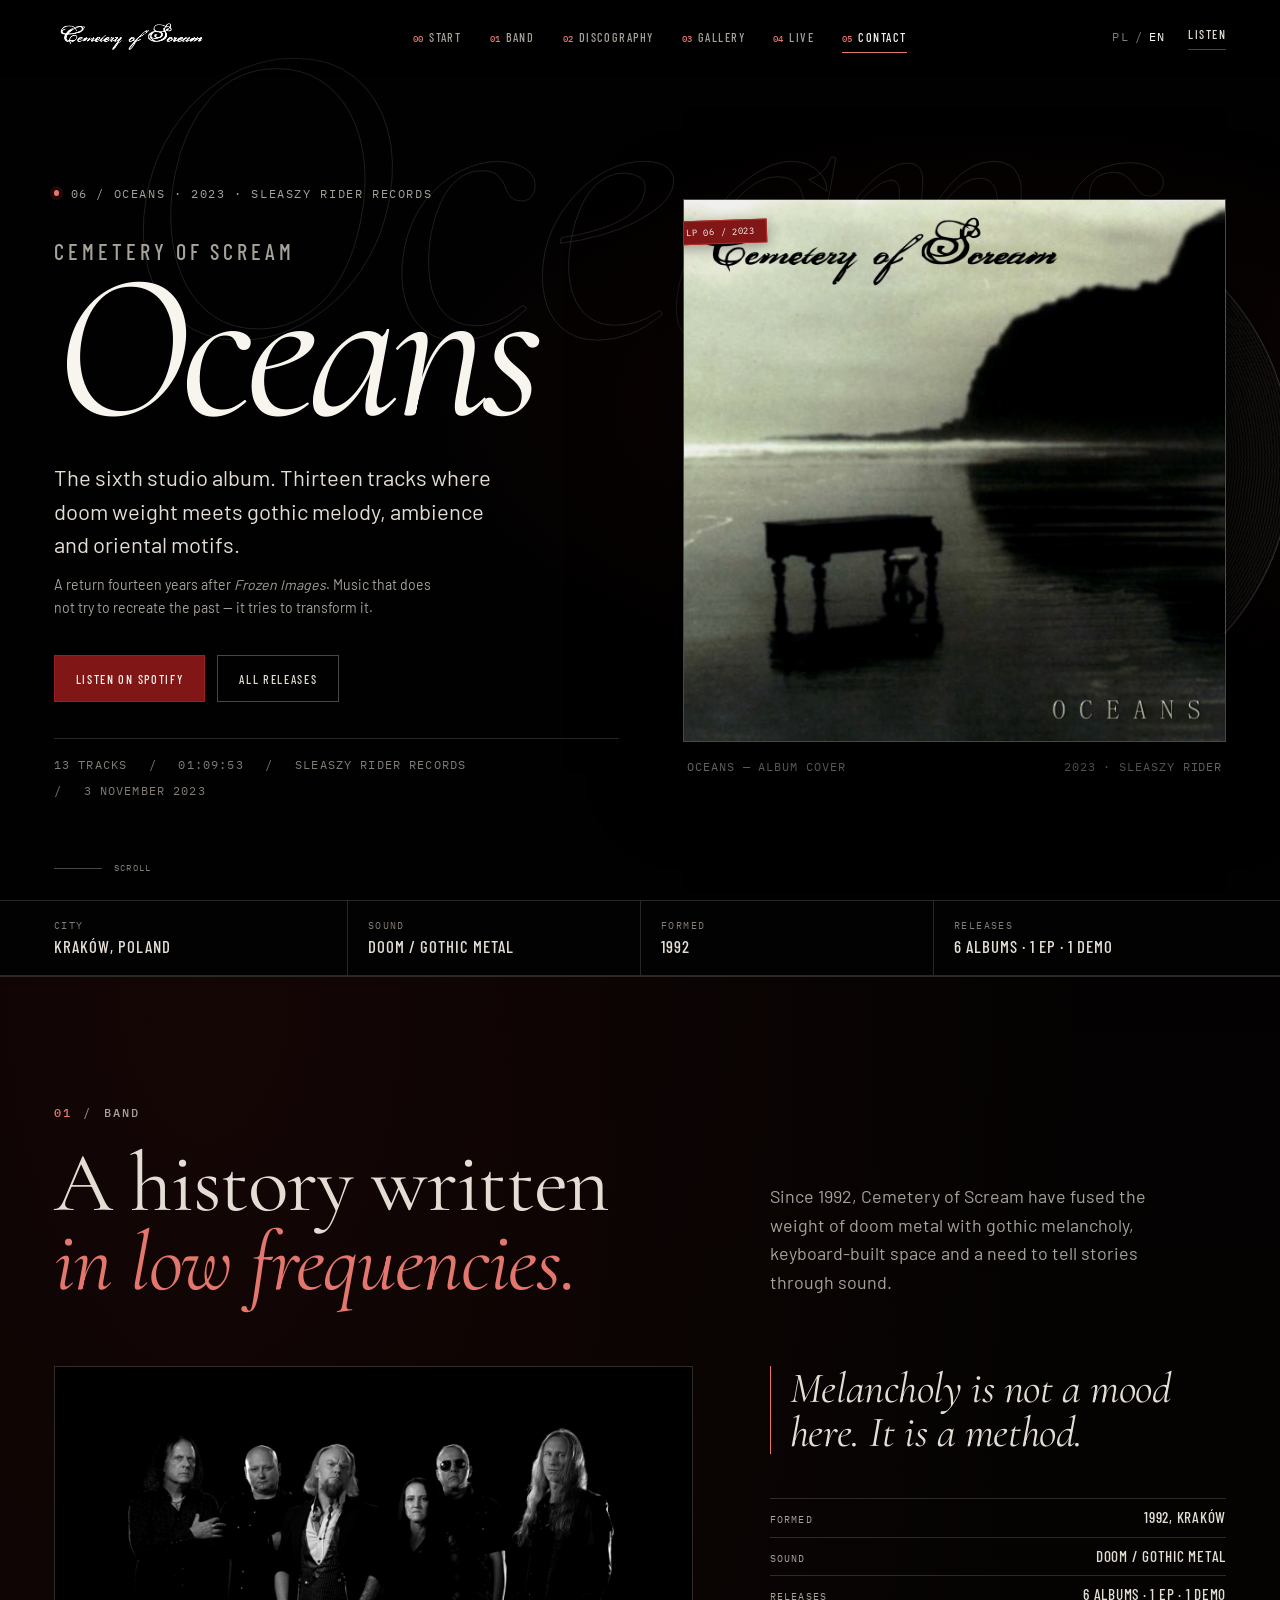
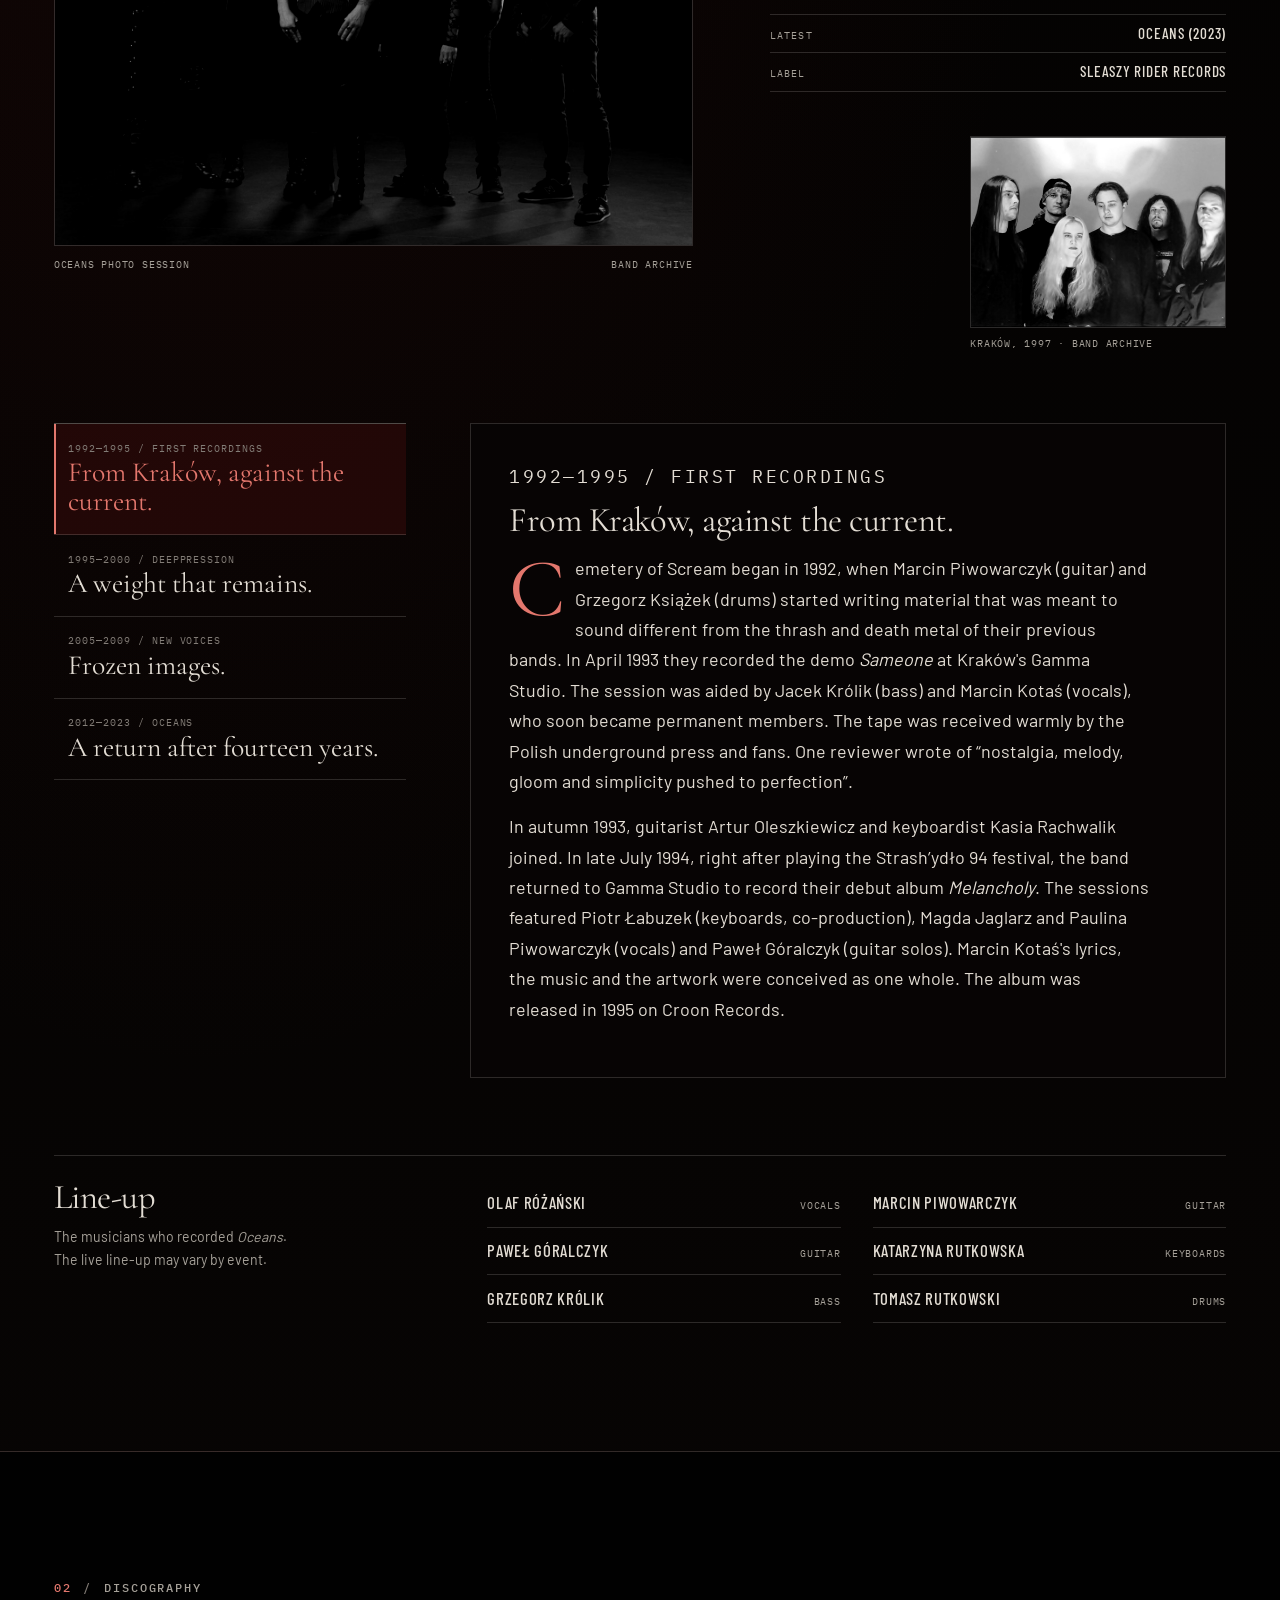
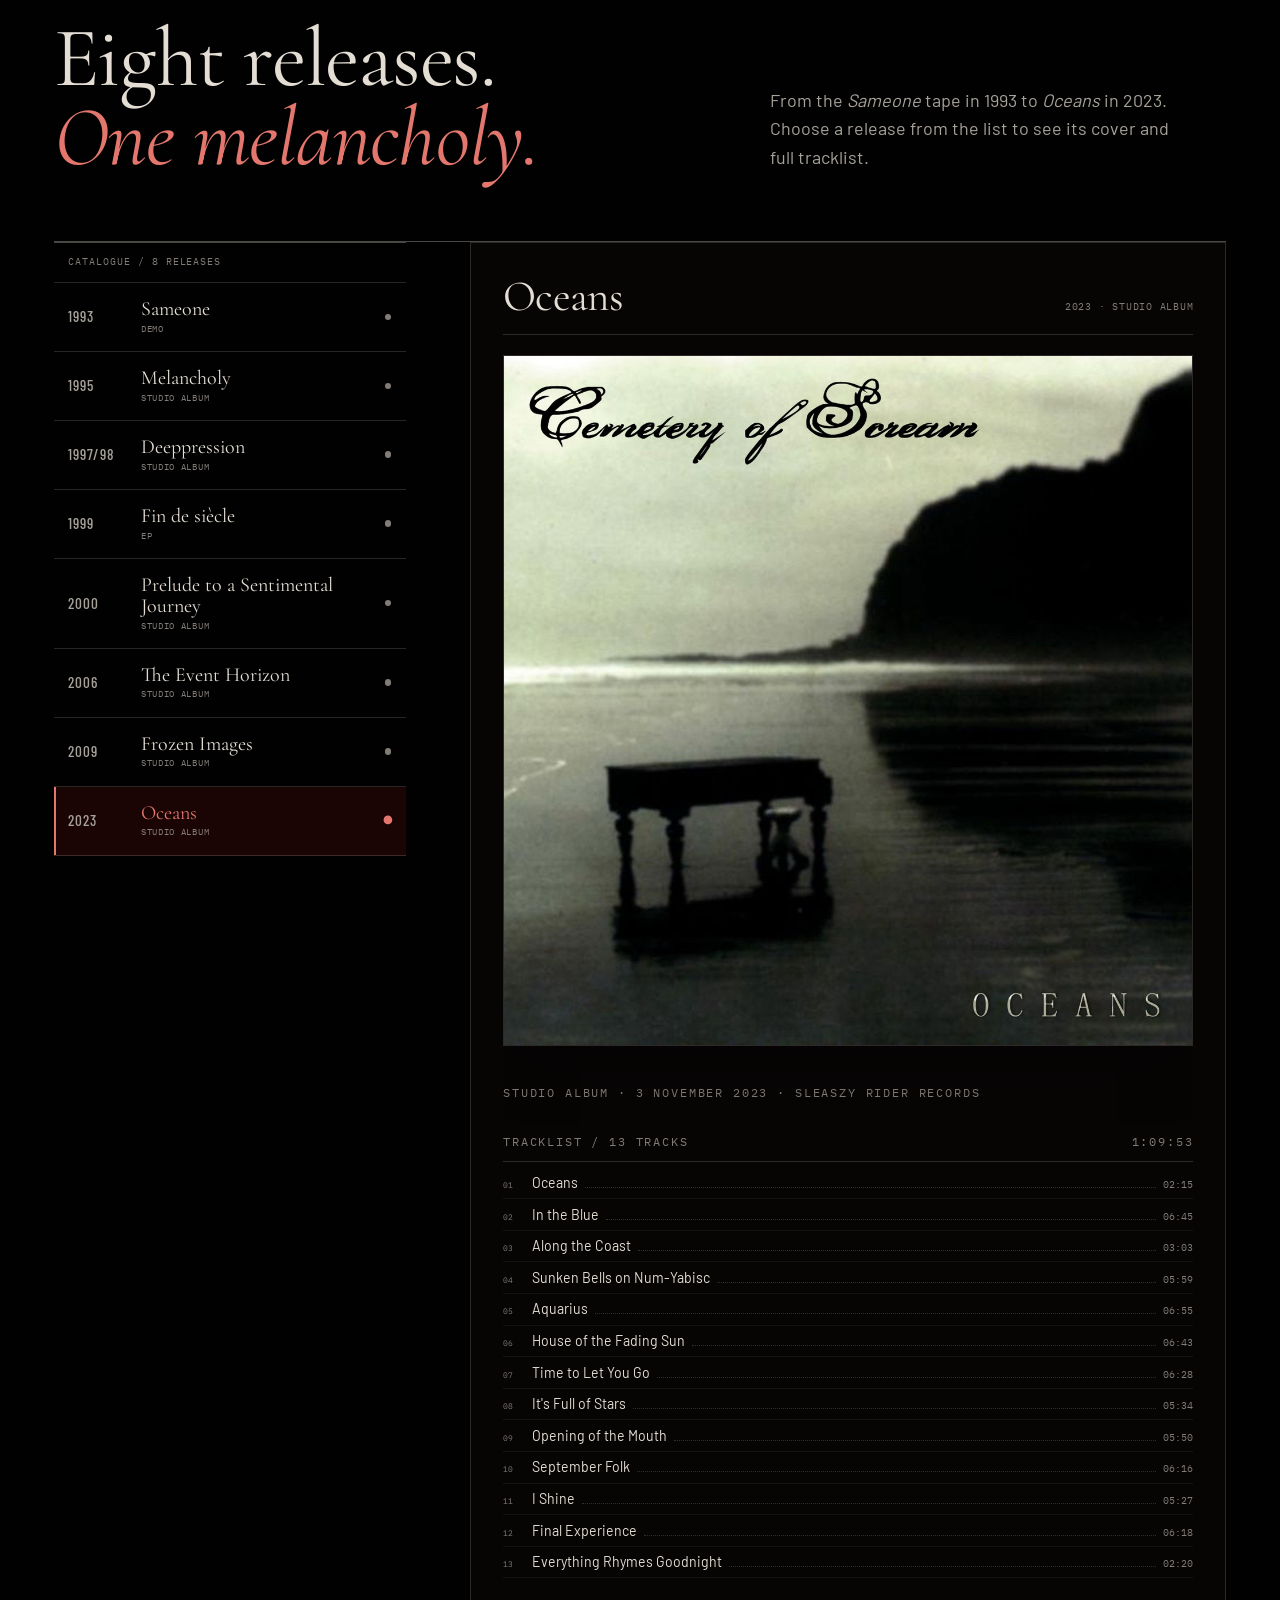
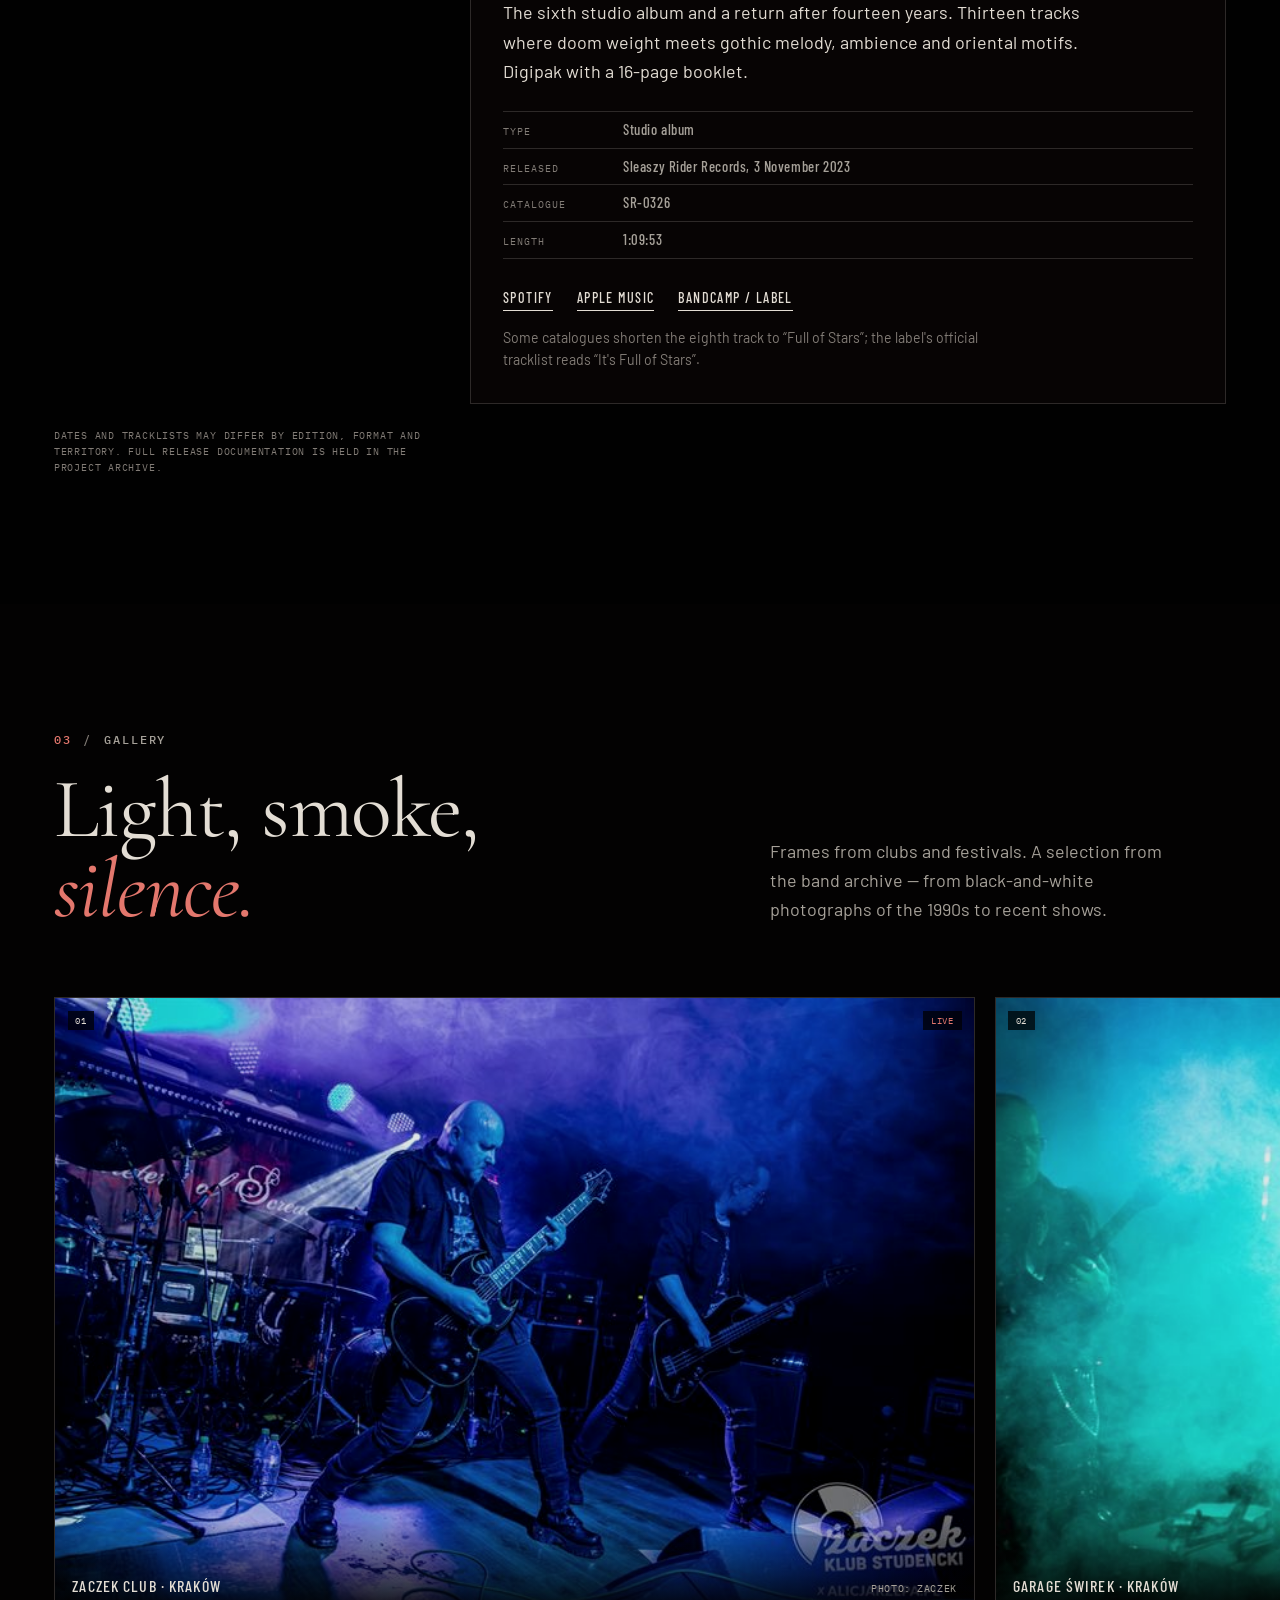
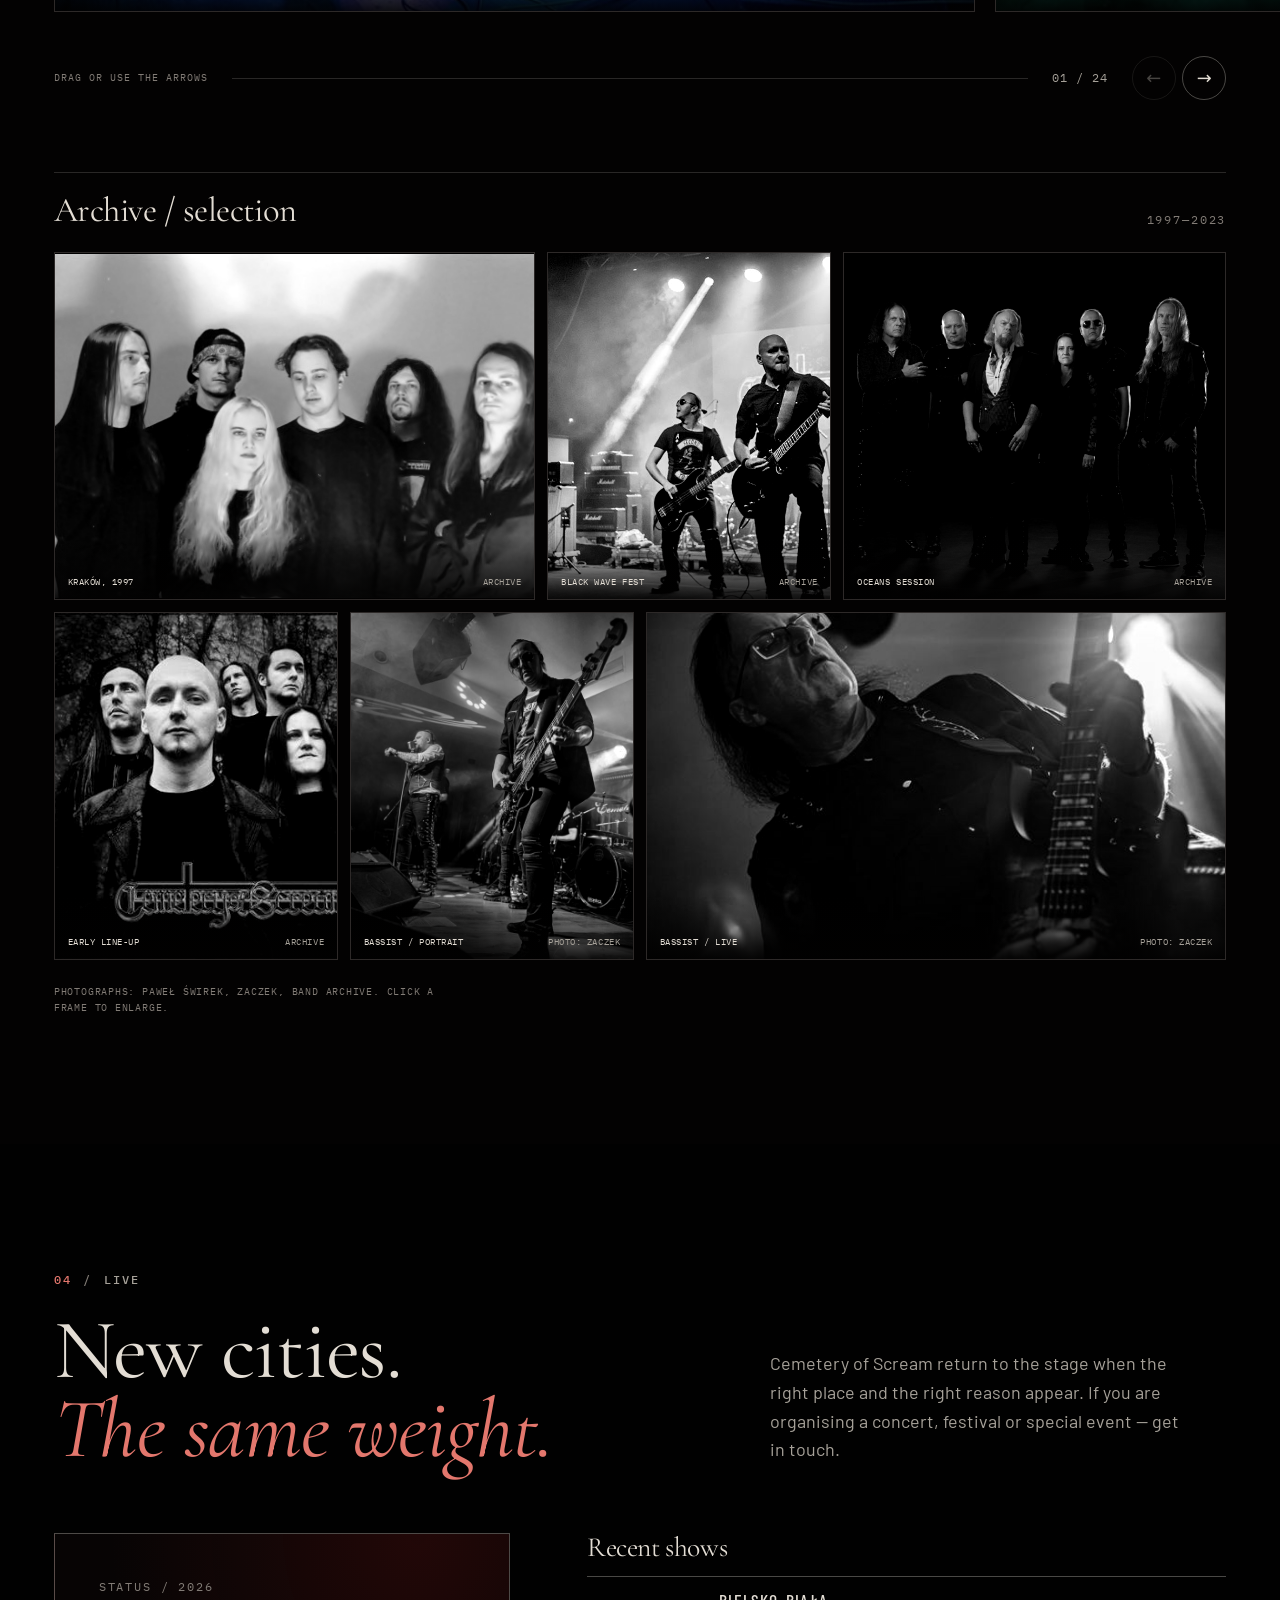
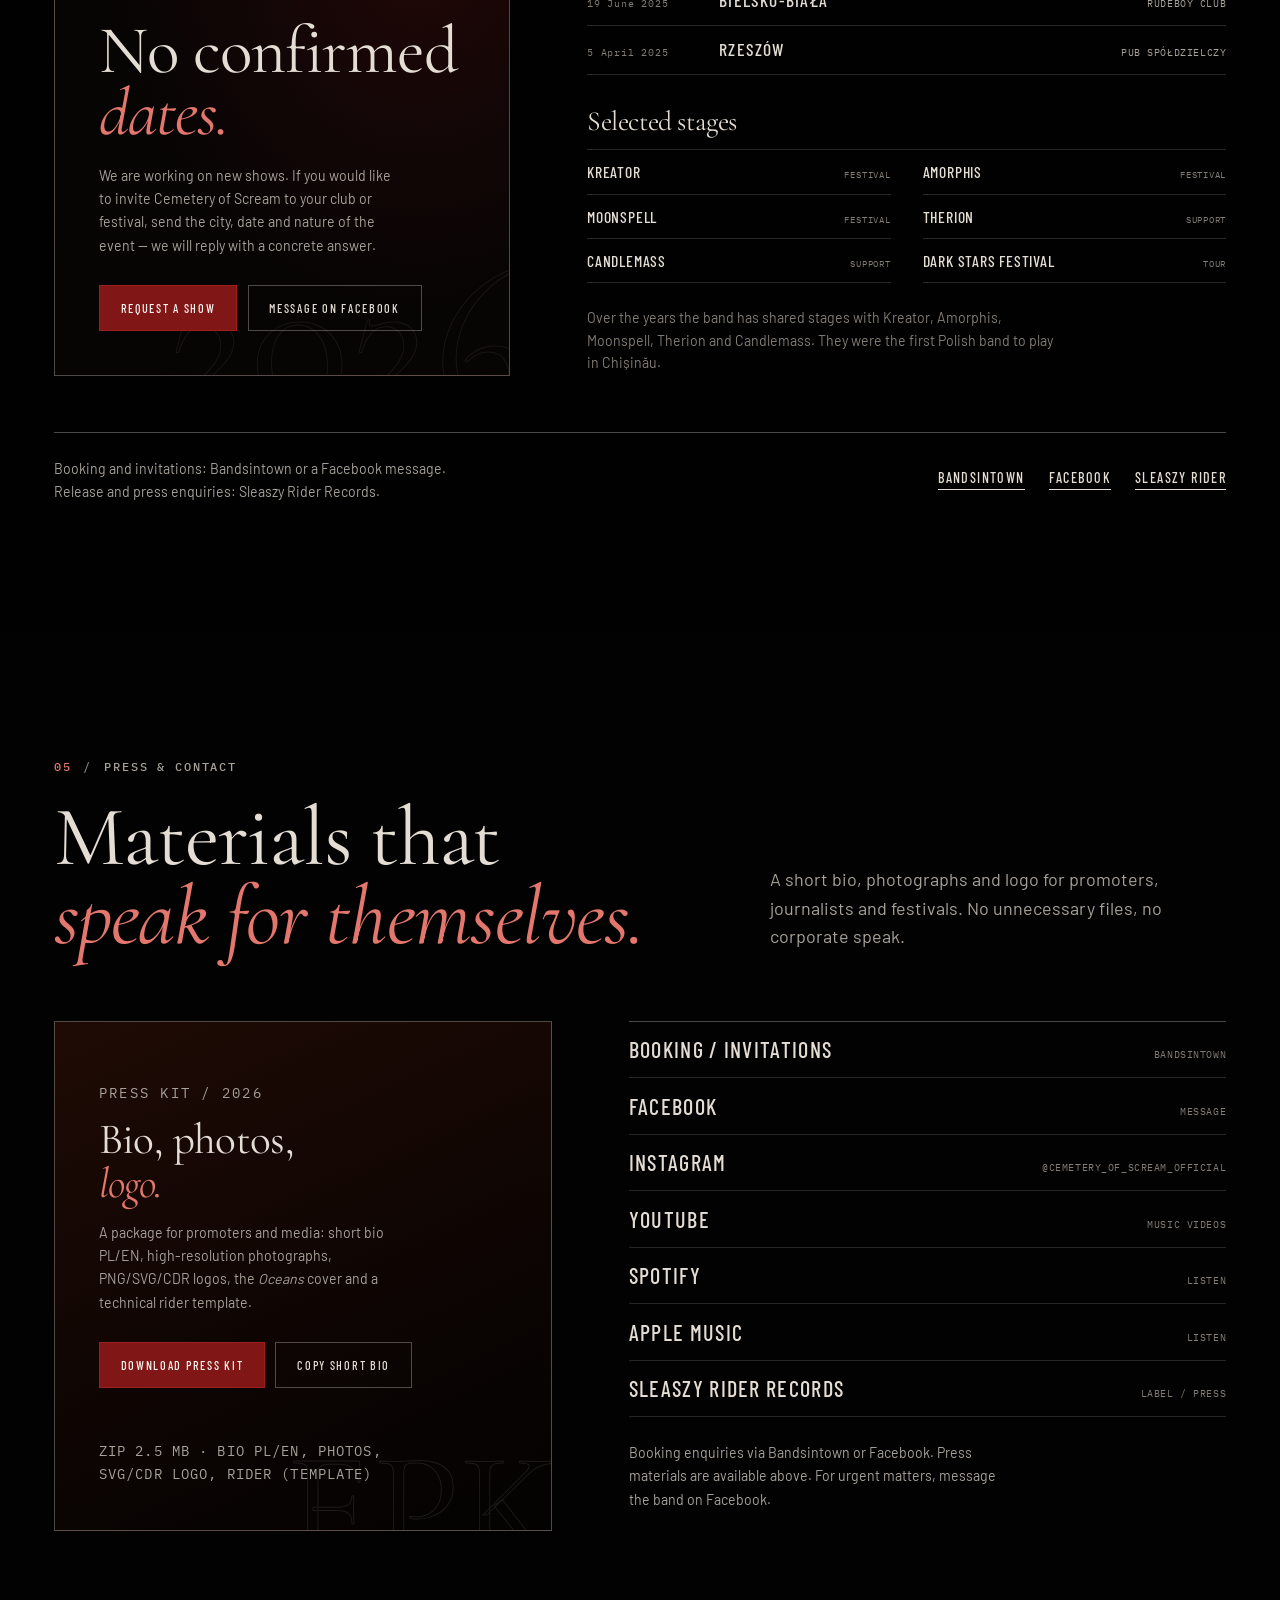
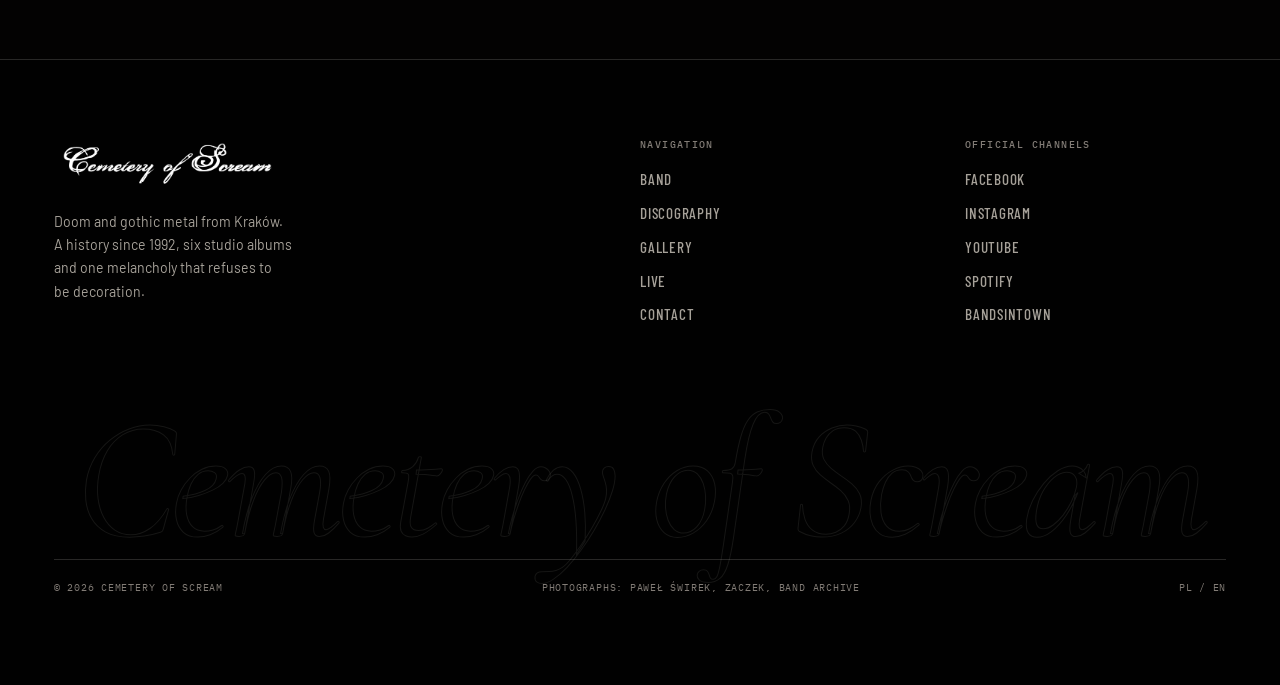
<file: version-2/en/index.html>
<!doctype html>
<html lang="en" class="no-js">
<head>
  <meta charset="utf-8">
  <meta name="viewport" content="width=device-width, initial-scale=1">
  <title>Cemetery of Scream — doom and gothic metal from Kraków</title>
  <meta name="description" content="The official website of Cemetery of Scream — a doom and gothic metal band from Kraków, Poland. Biography, discography, gallery, live dates and booking contact. Latest album: Oceans (2023).">
  <meta name="theme-color" content="#090807">
  <meta name="robots" content="index, follow">
  <meta property="og:type" content="website">
  <meta property="og:locale" content="en_US">
  <meta property="og:locale:alternate" content="pl_PL">
  <meta property="og:title" content="Cemetery of Scream — doom and gothic metal from Kraków">
  <meta property="og:description" content="The official website of the band. Biography, discography, gallery, live dates and booking contact. Latest album: Oceans (2023).">
  <meta property="og:image" content="../assets/img/og-cover.jpg">
  <meta property="og:image:width" content="1200">
  <meta property="og:image:height" content="630">
  <meta name="twitter:card" content="summary_large_image">
  <meta name="twitter:title" content="Cemetery of Scream — doom and gothic metal from Kraków">
  <meta name="twitter:description" content="The official website of the band. Biography, discography, gallery, live dates and booking contact.">
  <meta name="twitter:image" content="../assets/img/og-cover.jpg">
  <link rel="icon" href="../assets/img/icon-64.png" sizes="64x64" type="image/png">
  <link rel="icon" href="../assets/img/icon-32.png" sizes="32x32" type="image/png">
  <link rel="apple-touch-icon" href="../assets/img/apple-touch-icon.png">
  <link rel="manifest" href="../site.webmanifest">
  <link rel="alternate" hreflang="pl" href="../pl/index.html">
  <link rel="alternate" hreflang="en" href="index.html">
  <link rel="alternate" hreflang="x-default" href="../index.html">
  <link rel="preload" href="../assets/fonts/barlow-400-latin-ext.woff2" as="font" type="font/woff2" crossorigin>
  <link rel="preload" href="../assets/fonts/cormorant-normal-latin-ext.woff2" as="font" type="font/woff2" crossorigin>
  <link rel="preload" href="../assets/fonts/barlow-condensed-500-latin-ext.woff2" as="font" type="font/woff2" crossorigin>
  <link rel="preload" href="../assets/img/covers/oceans.jpg" as="image" fetchpriority="high">
  <link rel="preload" href="../assets/img/band-session.jpg" as="image">
  <link rel="stylesheet" href="../assets/css/tokens.css">
  <link rel="stylesheet" href="../assets/css/styles.css">
  <script type="application/ld+json">
  {
    "@context": "https://schema.org",
    "@type": "MusicGroup",
    "name": "Cemetery of Scream",
    "description": "A doom and gothic metal band from Kraków, Poland, formed in 1992. Six studio albums, one demo and one EP. Latest album: Oceans (2023).",
    "genre": ["Doom metal", "Gothic metal"],
    "foundingDate": "1992",
    "foundingLocation": { "@type": "Place", "name": "Kraków, Poland" },
    "sameAs": [
      "https://www.facebook.com/cemeteryofscream",
      "https://www.instagram.com/cemetery_of_scream_official/",
      "https://youtube.com/@CemeteryOfScreamOfficial",
      "https://open.spotify.com/artist/0W8QHkPjO1VVeOkDwtJTbN",
      "https://music.apple.com/us/artist/cemetery-of-scream/1518863520",
      "https://www.bandsintown.com/a/90207-cemetery-of-scream"
    ],
    "album": [
      { "@type": "MusicAlbum", "name": "Sameone", "datePublished": "1993" },
      { "@type": "MusicAlbum", "name": "Melancholy", "datePublished": "1995" },
      { "@type": "MusicAlbum", "name": "Deeppression", "datePublished": "1997" },
      { "@type": "MusicAlbum", "name": "Fin de siècle", "datePublished": "1999" },
      { "@type": "MusicAlbum", "name": "Prelude to a Sentimental Journey", "datePublished": "2000" },
      { "@type": "MusicAlbum", "name": "The Event Horizon", "datePublished": "2006" },
      { "@type": "MusicAlbum", "name": "Frozen Images", "datePublished": "2009" },
      { "@type": "MusicAlbum", "name": "Oceans", "datePublished": "2023-11-03", "numTracks": 13 }
    ]
  }
  </script>
  <noscript>
    <style>
      @media (max-width: 980px) {
        .site-header { position: static; height: auto; background: var(--surface-deep); border-bottom: 1px solid var(--border); }
        .header-inner { flex-wrap: wrap; height: auto; padding-block: 0.8rem; }
        .nav { display: flex; flex-wrap: wrap; width: 100%; gap: 0.35rem 1rem; padding-top: 0.6rem; }
        .nav__link { font-size: 0.7rem; }
        .menu-toggle { display: none; }
        .mobile-menu { display: none; }
        .hero { padding-top: 2rem; }
        .scroll-progress { display: none; }
      }
    </style>
  </noscript>
</head>
<body id="top" class="page-en">
  <a class="skip-link" href="#main">Skip to content</a>
  <div class="scroll-progress" aria-hidden="true"><span data-scroll-progress></span></div>

  <header class="site-header" data-header>
    <div class="header-inner">
      <a class="brand" href="#top" aria-label="Cemetery of Scream — back to top">
        <img class="brand__logo" src="../assets/img/logo-white.png" alt="Cemetery of Scream" width="1200" height="265">
      </a>

      <nav class="nav" aria-label="Main navigation">
        <a class="nav__link" href="../../index.html"><span class="nav__index">00</span>Start</a>
        <a class="nav__link" href="#about" data-nav-link><span class="nav__index">01</span>Band</a>
        <a class="nav__link" href="#discography" data-nav-link><span class="nav__index">02</span>Discography</a>
        <a class="nav__link" href="#gallery" data-nav-link><span class="nav__index">03</span>Gallery</a>
        <a class="nav__link" href="#live" data-nav-link><span class="nav__index">04</span>Live</a>
        <a class="nav__link" href="#contact" data-nav-link><span class="nav__index">05</span>Contact</a>
      </nav>

      <div class="header-actions">
        <div class="lang-switch" role="group" aria-label="Language">
          <a href="../pl/index.html" hreflang="pl" lang="pl">PL</a>
          <span aria-hidden="true">/</span>
          <a href="index.html" hreflang="en" lang="en" aria-current="true">EN</a>
        </div>
        <a class="header-cta" href="https://open.spotify.com/album/0zsoZCi9Vi78YucdPhGgX1" target="_blank" rel="noopener noreferrer">Listen </a>
        <button class="menu-toggle" type="button" aria-expanded="false" aria-controls="mobile-menu" aria-label="Open menu" data-menu-toggle data-open-label="Open menu" data-close-label="Close menu">
          <span data-menu-label>Menu</span>
          <span class="menu-toggle__icon" aria-hidden="true"></span>
        </button>
      </div>
    </div>
  </header>

  <div class="mobile-menu" id="mobile-menu" aria-hidden="true" data-mobile-menu inert>
    <nav class="mobile-menu__nav" aria-label="Mobile navigation">
      <a href="../../index.html"><span>00</span>Start</a>
      <a href="#about"><span>01</span>Band</a>
      <a href="#discography"><span>02</span>Discography</a>
      <a href="#gallery"><span>03</span>Gallery</a>
      <a href="#live"><span>04</span>Live</a>
      <a href="#contact"><span>05</span>Contact</a>
    </nav>
    <div class="mobile-menu__footer">
      <span>Kraków, Poland</span>
      <div class="lang-switch" role="group" aria-label="Language">
        <a href="../pl/index.html" hreflang="pl" lang="pl">PL</a>
        <span aria-hidden="true">/</span>
        <a href="index.html" hreflang="en" lang="en" aria-current="true">EN</a>
      </div>
      <div class="mobile-menu__socials">
        <a href="https://www.facebook.com/cemeteryofscream" target="_blank" rel="noopener noreferrer">Facebook</a>
        <a href="https://www.instagram.com/cemetery_of_scream_official/" target="_blank" rel="noopener noreferrer">Instagram</a>
        <a href="https://youtube.com/@CemeteryOfScreamOfficial" target="_blank" rel="noopener noreferrer">YouTube</a>
      </div>
    </div>
  </div>

  <main id="main">
    <section class="hero" aria-labelledby="hero-title">
      <span class="hero__ghost" aria-hidden="true">Oceans</span>
      <div class="hero__inner container">
        <div class="hero__copy">
          <p class="eyebrow"><span class="eyebrow__dot" aria-hidden="true"></span>06 / Oceans · 2023 · Sleaszy Rider Records</p>
          <h1 class="hero__title" id="hero-title">
            <span class="hero__band">Cemetery of Scream</span>
            <span class="hero__album">Oceans</span>
          </h1>
          <p class="hero__lead">The sixth studio album. Thirteen tracks where doom weight meets gothic melody, ambience and oriental motifs.</p>
          <p class="hero__sub">A return fourteen years after <em>Frozen Images</em>. Music that does not try to recreate the past — it tries to transform it.</p>
          <div class="hero__actions">
            <a class="btn btn--primary" href="https://open.spotify.com/album/0zsoZCi9Vi78YucdPhGgX1" target="_blank" rel="noopener noreferrer">Listen on Spotify </a>
            <a class="btn btn--ghost" href="#discography">All releases </a>
          </div>
          <ul class="hero__meta" aria-label="Oceans — key details">
            <li>13 tracks</li>
            <li>01:09:53</li>
            <li>Sleaszy Rider Records</li>
            <li>3 November 2023</li>
          </ul>
        </div>

        <figure class="hero__visual" aria-labelledby="hero-cover-caption">
          <span class="vinyl" aria-hidden="true"></span>
          <div class="release-cover">
            <img src="../assets/img/covers/oceans.jpg" alt="Oceans album cover — a lone table before the sea and a dark cliff" width="1200" height="1200" fetchpriority="high" decoding="async">
            <span class="release-cover__sticker">LP 06 / 2023</span>
          </div>
          <figcaption class="hero__caption" id="hero-cover-caption">
            <span>Oceans — album cover</span>
            <span>2023 · Sleaszy Rider</span>
          </figcaption>
        </figure>
      </div>
      <span class="hero__scroll" aria-hidden="true"><span class="hero__scroll-line"></span>Scroll</span>
    </section>

    <div class="fact-bar" role="group" aria-label="Cemetery of Scream at a glance">
      <dl class="fact-bar__inner container">
        <div class="fact">
          <dt>City</dt>
          <dd>Kraków, Poland</dd>
        </div>
        <div class="fact">
          <dt>Sound</dt>
          <dd>Doom / gothic metal</dd>
        </div>
        <div class="fact">
          <dt>Formed</dt>
          <dd>1992</dd>
        </div>
        <div class="fact">
          <dt>Releases</dt>
          <dd>6 albums · 1 EP · 1 demo</dd>
        </div>
      </dl>
    </div>

    <section class="section section--about about" id="about" aria-labelledby="about-title">
      <div class="container">
        <header class="section-head reveal">
          <div>
            <p class="section-label"><span>01</span><span>Band</span></p>
            <h2 id="about-title">A history written<br><em>in low frequencies.</em></h2>
          </div>
          <p class="section-intro">Since 1992, Cemetery of Scream have fused the weight of doom metal with gothic melancholy, keyboard-built space and a need to tell stories through sound.</p>
        </header>

        <div class="about__feature reveal">
          <figure class="about-photo">
            <img src="../assets/img/band-session.jpg" alt="Black-and-white photograph of the six-piece Cemetery of Scream line-up" width="1600" height="1067" loading="eager" decoding="async">
            <figcaption><span>Oceans photo session</span><span>Band archive</span></figcaption>
          </figure>

          <div class="about__aside">
            <p class="pullquote">Melancholy is not a mood here. <em>It is a method.</em></p>

            <dl class="fact-list" aria-label="Cemetery of Scream — facts">
              <div><dt>Formed</dt><dd>1992, Kraków</dd></div>
              <div><dt>Sound</dt><dd>Doom / gothic metal</dd></div>
              <div><dt>Releases</dt><dd>6 albums · 1 EP · 1 demo</dd></div>
              <div><dt>Latest</dt><dd>Oceans (2023)</dd></div>
              <div><dt>Label</dt><dd>Sleaszy Rider Records</dd></div>
            </dl>

            <figure class="archive-mini">
              <img src="../assets/img/archive-1997.jpg" alt="Archival photograph of Cemetery of Scream from 1997" width="502" height="352" loading="lazy" decoding="async">
              <figcaption>Kraków, 1997 · band archive</figcaption>
            </figure>
          </div>
        </div>

        <div class="about-tabs reveal" data-about-tabs>
          <div class="about-tabs__list" role="tablist" aria-orientation="vertical" aria-label="Band history">
            <button class="about-tab" type="button" role="tab" id="about-tab-1" aria-selected="true" aria-controls="about-panel-1" tabindex="0" data-about-tab>
              <span class="about-tab__text"><span class="about-tab__years">1992—1995 / First recordings</span><span class="about-tab__title">From Kraków, against the current.</span></span>
              
            </button>
            <button class="about-tab" type="button" role="tab" id="about-tab-2" aria-selected="false" aria-controls="about-panel-2" tabindex="-1" data-about-tab>
              <span class="about-tab__text"><span class="about-tab__years">1995—2000 / Deeppression</span><span class="about-tab__title">A weight that remains.</span></span>
              
            </button>
            <button class="about-tab" type="button" role="tab" id="about-tab-3" aria-selected="false" aria-controls="about-panel-3" tabindex="-1" data-about-tab>
              <span class="about-tab__text"><span class="about-tab__years">2005—2009 / New voices</span><span class="about-tab__title">Frozen images.</span></span>
              
            </button>
            <button class="about-tab" type="button" role="tab" id="about-tab-4" aria-selected="false" aria-controls="about-panel-4" tabindex="-1" data-about-tab>
              <span class="about-tab__text"><span class="about-tab__years">2012—2023 / Oceans</span><span class="about-tab__title">A return after fourteen years.</span></span>
              
            </button>
          </div>
          <div class="about-tabs__panels">
            <div class="about-panel chapter chapter--lead is-active" role="tabpanel" id="about-panel-1" aria-labelledby="about-tab-1" tabindex="0">
            <p class="chapter__years">1992—1995 / First recordings</p>
            <h3>From Kraków, against the current.</h3>
            <p>Cemetery of Scream began in 1992, when Marcin Piwowarczyk (guitar) and Grzegorz Książek (drums) started writing material that was meant to sound different from the thrash and death metal of their previous bands. In April 1993 they recorded the demo <em>Sameone</em> at Kraków's Gamma Studio. The session was aided by Jacek Królik (bass) and Marcin Kotaś (vocals), who soon became permanent members. The tape was received warmly by the Polish underground press and fans. One reviewer wrote of “nostalgia, melody, gloom and simplicity pushed to perfection”.</p>
            <p>In autumn 1993, guitarist Artur Oleszkiewicz and keyboardist Kasia Rachwalik joined. In late July 1994, right after playing the Strash’ydło 94 festival, the band returned to Gamma Studio to record their debut album <em>Melancholy</em>. The sessions featured Piotr Łabuzek (keyboards, co-production), Magda Jaglarz and Paulina Piwowarczyk (vocals) and Paweł Góralczyk (guitar solos). Marcin Kotaś's lyrics, the music and the artwork were conceived as one whole. The album was released in 1995 on Croon Records.</p>
          </div>
            <div class="about-panel chapter" role="tabpanel" id="about-panel-2" aria-labelledby="about-tab-2" tabindex="0">
            <p class="chapter__years">1995—2000 / Deeppression</p>
            <h3>A weight that remains.</h3>
            <p>The video for “Anxiety” appeared on the Nuclear Blast compilation <em>Beauty in Darkness</em> alongside Lacrimosa, Tiamat, Love Like Blood and Therion. <em>Melancholy</em> was named album of the month in the Dutch Aardschok and received favourable reviews in the German Metal Hammer and Ablaze.</p>
            <p>In June 1997 the band recorded <em>Deeppression</em>. Artur Oleszkiewicz was replaced by Paweł Góralczyk of Hellias. The album was released by Croon Records in Poland and Serenades Records in Europe; Germany's Rock Hard wrote: “Cemetery of Scream from Poland, alongside Vader, is the highest quality goods.” In 1999 the <em>Fin de siècle</em> EP arrived — a preview of the next album, inspired by the wars at the end of the century in the Balkans and Chechnya. It included a cover of Porcupine Tree's “Radioactive Toy”. <em>Prelude to a Sentimental Journey</em> was released on 20 October 2000 by Mystic Production.</p>
            <blockquote>“Cemetery of Scream from Poland, alongside Vader, is the highest quality goods.”<br><span class="micro-label">Rock Hard, 1997</span></blockquote>
          </div>
            <div class="about-panel chapter" role="tabpanel" id="about-panel-3" aria-labelledby="about-tab-3" tabindex="0">
            <p class="chapter__years">2005—2009 / New voices</p>
            <h3>Frozen images.</h3>
            <p>In 2005 Marcin Kotaś left the band and was replaced on vocals by Sebastian Góralik. After the Dark Stars Festival tour (with Closterkeller, Darzamat and Moonlight), <em>The Event Horizon</em> was released in 2006 on Metal Mind Productions — the fourth studio album and the first in six years. That same year Tomasz Rutkowski took over the drums. In 2008 Olaf Różański became the new vocalist.</p>
            <p><em>Frozen Images</em> was released on 26 January 2009; it was promoted with videos for “Cat's Grin” and “Prince of the City Lights”. Metal Mind reissued all previous releases, including <em>Sameone</em> on CD in Europe for the first time. The following years were mostly spent on foreign stages, including Moldova, Ukraine and Poland; the band shared bills with Kreator, Amorphis, Moonspell, Therion and Candlemass.</p>
          </div>
            <div class="about-panel chapter" role="tabpanel" id="about-panel-4" aria-labelledby="about-tab-4" tabindex="0">
            <p class="chapter__years">2012—2023 / Oceans</p>
            <h3>A return after fourteen years.</h3>
            <p>In 2012 the band began recording <em>Oceans</em>; that same year Grzegorz Królik replaced his brother Jacek on bass. In the meantime the members contributed to tribute albums for Lake of Tears (2014), Paradise Lost (2016) and My Dying Bride (2017), and a video for “Evil Inside” was directed by Marcin Halerz.</p>
            <p><em>Oceans</em> was released on 3 November 2023 by Sleaszy Rider Records — fourteen years after <em>Frozen Images</em>. Its thirteen tracks combine doom weight with gothic melody, ambience and oriental motifs. It is the band's sixth studio album.</p>
          </div>
          </div>
        </div><div class="lineup reveal">
          <div class="lineup__head">
            <h3>Line-up</h3>
            <p>The musicians who recorded <em>Oceans</em>. The live line-up may vary by event.</p>
          </div>
          <ul class="lineup__list">
            <li><span class="lineup__name">Olaf Różański</span><span class="lineup__role">vocals</span></li>
            <li><span class="lineup__name">Marcin Piwowarczyk</span><span class="lineup__role">guitar</span></li>
            <li><span class="lineup__name">Paweł Góralczyk</span><span class="lineup__role">guitar</span></li>
            <li><span class="lineup__name">Katarzyna Rutkowska</span><span class="lineup__role">keyboards</span></li>
            <li><span class="lineup__name">Grzegorz Królik</span><span class="lineup__role">bass</span></li>
            <li><span class="lineup__name">Tomasz Rutkowski</span><span class="lineup__role">drums</span></li>
          </ul>
        </div>
      </div>
    </section>

    <section class="section section--deep" id="discography" aria-labelledby="discography-title">
      <div class="container">
        <header class="section-head reveal">
          <div>
            <p class="section-label"><span>02</span><span>Discography</span></p>
            <h2 id="discography-title">Eight releases.<br><em>One melancholy.</em></h2>
          </div>
          <p class="section-intro">From the <em>Sameone</em> tape in 1993 to <em>Oceans</em> in 2023. Choose a release from the list to see its cover and full tracklist.</p>
        </header>

        <div class="disco reveal" data-disco>
          <div class="disco__list-wrap"><p class="disco__list-label">Catalogue / 8 releases</p><div class="disco__list" role="tablist" aria-orientation="vertical" aria-label="Discography">
            <button class="disco-tab" type="button" role="tab" id="disco-tab-sameone" aria-selected="false" aria-controls="release-sameone" tabindex="-1" data-disco-tab>
              <span class="release__year">1993</span>
              <span class="disco-tab__text"><span class="release__title">Sameone</span><span class="release__type">Demo</span></span>
              <span class="release__icon" aria-hidden="true"></span>
            </button>
            <button class="disco-tab" type="button" role="tab" id="disco-tab-melancholy" aria-selected="false" aria-controls="release-melancholy" tabindex="-1" data-disco-tab>
              <span class="release__year">1995</span>
              <span class="disco-tab__text"><span class="release__title">Melancholy</span><span class="release__type">Studio album</span></span>
              <span class="release__icon" aria-hidden="true"></span>
            </button>
            <button class="disco-tab" type="button" role="tab" id="disco-tab-deeppression" aria-selected="false" aria-controls="release-deeppression" tabindex="-1" data-disco-tab>
              <span class="release__year">1997/98</span>
              <span class="disco-tab__text"><span class="release__title">Deeppression</span><span class="release__type">Studio album</span></span>
              <span class="release__icon" aria-hidden="true"></span>
            </button>
            <button class="disco-tab" type="button" role="tab" id="disco-tab-fin" aria-selected="false" aria-controls="release-fin" tabindex="-1" data-disco-tab>
              <span class="release__year">1999</span>
              <span class="disco-tab__text"><span class="release__title">Fin de siècle</span><span class="release__type">EP</span></span>
              <span class="release__icon" aria-hidden="true"></span>
            </button>
            <button class="disco-tab" type="button" role="tab" id="disco-tab-prelude" aria-selected="false" aria-controls="release-prelude" tabindex="-1" data-disco-tab>
              <span class="release__year">2000</span>
              <span class="disco-tab__text"><span class="release__title">Prelude to a Sentimental Journey</span><span class="release__type">Studio album</span></span>
              <span class="release__icon" aria-hidden="true"></span>
            </button>
            <button class="disco-tab" type="button" role="tab" id="disco-tab-event-horizon" aria-selected="false" aria-controls="release-event-horizon" tabindex="-1" data-disco-tab>
              <span class="release__year">2006</span>
              <span class="disco-tab__text"><span class="release__title">The Event Horizon</span><span class="release__type">Studio album</span></span>
              <span class="release__icon" aria-hidden="true"></span>
            </button>
            <button class="disco-tab" type="button" role="tab" id="disco-tab-frozen-images" aria-selected="false" aria-controls="release-frozen-images" tabindex="-1" data-disco-tab>
              <span class="release__year">2009</span>
              <span class="disco-tab__text"><span class="release__title">Frozen Images</span><span class="release__type">Studio album</span></span>
              <span class="release__icon" aria-hidden="true"></span>
            </button>
            <button class="disco-tab" type="button" role="tab" id="disco-tab-oceans" aria-selected="true" aria-controls="release-oceans" tabindex="0" data-disco-tab>
              <span class="release__year">2023</span>
              <span class="disco-tab__text"><span class="release__title">Oceans</span><span class="release__type">Studio album</span></span>
              <span class="release__icon" aria-hidden="true"></span>
            </button>
          </div></div><div class="disco__panels">
            <div class="disco-panel" role="tabpanel" id="release-sameone" aria-labelledby="disco-tab-sameone" tabindex="0">
            <div class="disco-panel__head">
              <h3 class="disco-panel__title">Sameone</h3>
              <p class="disco-panel__meta">1993 · Demo</p>
            </div>
            
              <div class="release__inner">
                <div class="release__media">
                  <figure class="release__cover">
                    <img src="../assets/img/covers/sameone.jpg" alt="Sameone demo cover — a gothic cathedral at sunset" width="500" height="500" loading="lazy" decoding="async">
                  </figure>
                </div>
                <div class="release__detail">
                  <p class="micro-label">Demo · 1993 · Gamma Studio</p>
                  <div class="tracklist">
                    <div class="tracklist__label"><span class="micro-label">Tracklist / 9 tracks</span><span class="micro-label">31:27</span></div>
                    <ol>
                      <li><span class="track__title">Intro (Ebony Tears)</span><span class="track__dots"></span><span class="track__time">02:22</span></li>
                      <li><span class="track__title">The Shadow of Notre Dame Cathedral</span><span class="track__dots"></span><span class="track__time">03:46</span></li>
                      <li><span class="track__title">Sleeping in the Mystical World</span><span class="track__dots"></span><span class="track__time">02:04</span></li>
                      <li><span class="track__title">Procession of the Time</span><span class="track__dots"></span><span class="track__time">06:18</span></li>
                      <li><span class="track__title">Apocalyptic Visions</span><span class="track__dots"></span><span class="track__time">00:48</span></li>
                      <li><span class="track__title">Unfathomable Truth</span><span class="track__dots"></span><span class="track__time">05:52</span></li>
                      <li><span class="track__title">Cry of Soul</span><span class="track__dots"></span><span class="track__time">03:06</span></li>
                      <li><span class="track__title">In the Eternal Sin</span><span class="track__dots"></span><span class="track__time">05:18</span></li>
                      <li><span class="track__title">Outro (Requiem)</span><span class="track__dots"></span><span class="track__time">01:53</span></li>
                    </ol>
                  </div>
                  
<p class="release__desc">The debut cassette, recorded in April 1993 at Gamma Studio in Kraków. Over 31 minutes of mystical symphonic doom death metal with extensive keyboards. The demo was issued on CD by Metal Mind Productions in 2003.</p>
                  <dl class="release__meta">
                    <div><dt>Type</dt><dd>Demo</dd></div>
                    <div><dt>Recorded</dt><dd>Gamma Studio, Kraków, April 1993</dd></div>
                    <div><dt>Released</dt><dd>Gamma, 1993</dd></div>
                    <div><dt>Reissue</dt><dd>Metal Mind Productions, 2003</dd></div>
                  </dl>
                  <div class="release__links">
                    <a class="text-link" href="https://music.apple.com/us/artist/cemetery-of-scream/1518863520" target="_blank" rel="noopener noreferrer">Apple Music </a>
                  </div>
                  <p class="release__note">Some catalogues spell the fifth track “Apocaliptic Visions”.</p>
                </div>
              </div>
            
          </div>
            <div class="disco-panel" role="tabpanel" id="release-melancholy" aria-labelledby="disco-tab-melancholy" tabindex="0">
            <div class="disco-panel__head">
              <h3 class="disco-panel__title">Melancholy</h3>
              <p class="disco-panel__meta">1995 · Studio album</p>
            </div>
            
              <div class="release__inner">
                <div class="release__media">
                  <figure class="release__cover">
                    <img src="../assets/img/covers/melancholy-1995.jpg" alt="Melancholy album cover from 1995 — a misty building and the gothic band logo" width="700" height="700" loading="lazy" decoding="async">
                  </figure>
                  <figure class="release__cover release__cover--secondary">
                    <img src="../assets/img/covers/melancholy-2021.jpg" alt="Cover of the expanded 2021 reissue of Melancholy" width="540" height="540" loading="lazy" decoding="async">
                  </figure>
                </div>
                <div class="release__detail">
                  <p class="micro-label">Studio album · 1995 · Croon Records</p>
                  <div class="tracklist tracklist--two">
                    <div class="tracklist__label"><span class="micro-label">Tracklist / expanded 2021 edition · 18 tracks</span><span class="micro-label">1:14:34</span></div>
                    <ol>
                      <li><span class="track__title">Prologue</span><span class="track__dots"></span><span class="track__time">02:54</span></li>
                      <li><span class="track__title">Melancholy</span><span class="track__dots"></span><span class="track__time">06:08</span></li>
                      <li><span class="track__title">Interlude</span><span class="track__dots"></span><span class="track__time">02:36</span></li>
                      <li><span class="track__title">Dolor Ante Lucem</span><span class="track__dots"></span><span class="track__time">04:43</span></li>
                      <li><span class="track__title">Interlude II</span><span class="track__dots"></span><span class="track__time">03:10</span></li>
                      <li><span class="track__title">Gods of Steel</span><span class="track__dots"></span><span class="track__time">06:01</span></li>
                      <li><span class="track__title">And just the birds..</span><span class="track__dots"></span><span class="track__time">02:46</span></li>
                      <li><span class="track__title">Apocalyptic Visions (II)</span><span class="track__dots"></span><span class="track__time">05:26</span></li>
                      <li><span class="track__title">Anxiety</span><span class="track__dots"></span><span class="track__time">07:54</span></li>
                      <li><span class="track__title">Interlude III</span><span class="track__dots"></span><span class="track__time">02:38</span></li>
                      <li><span class="track__title">Landscape of Sadness</span><span class="track__dots"></span><span class="track__time">04:36</span></li>
                      <li><span class="track__title">Lost Flowers</span><span class="track__dots"></span><span class="track__time">04:43</span></li>
                      <li><span class="track__title">Interlude IV</span><span class="track__dots"></span><span class="track__time">01:26</span></li>
                      <li><span class="track__title">Violet Fields of Extinction</span><span class="track__dots"></span><span class="track__time">05:32</span></li>
                      <li><span class="track__title">Interlude V</span><span class="track__dots"></span><span class="track__time">00:44</span></li>
                      <li><span class="track__title">Epilogue</span><span class="track__dots"></span><span class="track__time">02:58</span></li>
                      <li><span class="track__title">The Shadow of Notre Dame Cathedral</span><span class="track__dots"></span><span class="track__time">05:35</span></li>
                      <li><span class="track__title">Melancholy (Orchestral version)</span><span class="track__dots"></span><span class="track__time">04:44</span></li>
                    </ol>
                  </div>
                  
<p class="release__desc">The debut LP. Doom weight, keyboards and melancholy as a compositional method. In 2021 Avantgarde Music released an expanded 18-track remaster that restored the interludes and added two recordings. The full tracklist of that edition is below.</p>
                  <dl class="release__meta">
                    <div><dt>Type</dt><dd>Studio album</dd></div>
                    <div><dt>Recorded</dt><dd>Gamma Studio, Kraków, July—September 1994</dd></div>
                    <div><dt>Released</dt><dd>Croon Records, 1995</dd></div>
                    <div><dt>Reissues</dt><dd>Metal Mind 2003 / Avantgarde 2021</dd></div>
                  </dl>
                  <div class="release__links">
                    <a class="text-link" href="https://avantgardemusic.bandcamp.com/album/melancholy" target="_blank" rel="noopener noreferrer">Avantgarde Music </a>
                    <a class="text-link" href="https://music.apple.com/us/artist/cemetery-of-scream/1518863520" target="_blank" rel="noopener noreferrer">Apple Music </a>
                  </div>
                  <p class="release__note">The original 1995 edition and the 2003 remaster contain 12 tracks. The expanded 2021 reissue is available on CD and, for the first time, on vinyl.</p>
                </div>
              </div>
            
          </div>
            <div class="disco-panel" role="tabpanel" id="release-deeppression" aria-labelledby="disco-tab-deeppression" tabindex="0">
            <div class="disco-panel__head">
              <h3 class="disco-panel__title">Deeppression</h3>
              <p class="disco-panel__meta">1997/98 · Studio album</p>
            </div>
            
              <div class="release__inner">
                <div class="release__media">
                  <figure class="release__cover">
                    <img src="../assets/img/covers/deeppression.jpg" alt="Deeppression album cover — a face inside an octagon and the gothic logo" width="500" height="500" loading="lazy" decoding="async">
                  </figure>
                </div>
                <div class="release__detail">
                  <p class="micro-label">Studio album · 1997 (PL) / 1998 (EU)</p>
                  <div class="tracklist">
                    <div class="tracklist__label"><span class="micro-label">Tracklist / 8 tracks</span><span class="micro-label">approx. 48:00</span></div>
                    <ol>
                      <li><span class="track__title">Whisper / Touch</span><span class="track__dots"></span><span class="track__time">07:40</span></li>
                      <li><span class="track__title">Breeze</span><span class="track__dots"></span><span class="track__time">07:40</span></li>
                      <li><span class="track__title">Episode Man</span><span class="track__dots"></span><span class="track__time">04:39</span></li>
                      <li><span class="track__title">Ironic</span><span class="track__dots"></span><span class="track__time">05:09</span></li>
                      <li><span class="track__title">Walkin' on Air</span><span class="track__dots"></span><span class="track__time">04:57</span></li>
                      <li><span class="track__title">Reveal the Rainbow</span><span class="track__dots"></span><span class="track__time">05:51</span></li>
                      <li><span class="track__title">Cruel</span><span class="track__dots"></span><span class="track__time">06:39</span></li>
                      <li><span class="track__title">Float to Escape</span><span class="track__dots"></span><span class="track__time">05:30</span></li>
                    </ol>
                  </div>
                  
<p class="release__desc">A heavier, denser album recorded in June and July 1997 at Gamma Studio. Polish edition on Croon Records, European edition on Serenades Records; reissued by Metal Mind in 2003.</p>
                  <dl class="release__meta">
                    <div><dt>Type</dt><dd>Studio album</dd></div>
                    <div><dt>Recorded</dt><dd>Gamma Studio, Kraków, June—July 1997</dd></div>
                    <div><dt>Released</dt><dd>Croon 1997 / Serenades 1998</dd></div>
                    <div><dt>Reissue</dt><dd>Metal Mind Productions, 2003</dd></div>
                  </dl>
                  <div class="release__links">
                    <a class="text-link" href="https://open.spotify.com/artist/0W8QHkPjO1VVeOkDwtJTbN" target="_blank" rel="noopener noreferrer">Listen </a>
                    <a class="text-link" href="https://music.apple.com/us/artist/cemetery-of-scream/1518863520" target="_blank" rel="noopener noreferrer">Apple Music </a>
                  </div>
                  <p class="release__note">Germany's Rock Hard wrote: “Cemetery of Scream from Poland, alongside Vader, is the highest quality goods.”</p>
                </div>
              </div>
            
          </div>
            <div class="disco-panel" role="tabpanel" id="release-fin" aria-labelledby="disco-tab-fin" tabindex="0">
            <div class="disco-panel__head">
              <h3 class="disco-panel__title">Fin de siècle</h3>
              <p class="disco-panel__meta">1999 · EP</p>
            </div>
            
              <div class="release__inner">
                <div class="release__media">
                  <figure class="release__cover">
                    <img src="../assets/img/covers/fin-de-siecle.jpg" alt="Fin de siècle EP cover — a figure against a ruined wall" width="500" height="500" loading="lazy" decoding="async">
                  </figure>
                </div>
                <div class="release__detail">
                  <p class="micro-label">EP · 1999 · self-released</p>
                  <div class="tracklist">
                    <div class="tracklist__label"><span class="micro-label">Tracklist / 6 tracks</span><span class="micro-label">26:23</span></div>
                    <ol>
                      <li><span class="track__title">Colder Than Ever</span><span class="track__dots"></span><span class="track__time">06:18</span></li>
                      <li><span class="track__title">Descent</span><span class="track__dots"></span><span class="track__time">03:11</span></li>
                      <li><span class="track__title">Insincere</span><span class="track__dots"></span><span class="track__time">05:54</span></li>
                      <li><span class="track__title">Introduction: Dimension Zero</span><span class="track__dots"></span><span class="track__time">00:48</span></li>
                      <li><span class="track__title">Radioactive Toy (Porcupine Tree cover)</span><span class="track__dots"></span><span class="track__time">05:48</span></li>
                      <li><span class="track__title">Apocalyptic Visions (Part III)</span><span class="track__dots"></span><span class="track__time">04:24</span></li>
                    </ol>
                  </div>
                  
<p class="release__desc">A six-track EP inspired by the wars at the end of the century in the Balkans and Chechnya. It includes a cover of Porcupine Tree's “Radioactive Toy”. The CD was reissued by Metal Mind Productions in 2003.</p>
                  <dl class="release__meta">
                    <div><dt>Type</dt><dd>EP</dd></div>
                    <div><dt>Released</dt><dd>1999</dd></div>
                    <div><dt>Reissue</dt><dd>Metal Mind Productions, 2003</dd></div>
                    <div><dt>Length</dt><dd>26:23</dd></div>
                  </dl>
                  <div class="release__links">
                    <a class="text-link" href="https://open.spotify.com/artist/0W8QHkPjO1VVeOkDwtJTbN" target="_blank" rel="noopener noreferrer">Listen </a>
                    <a class="text-link" href="https://music.apple.com/us/artist/cemetery-of-scream/1518863520" target="_blank" rel="noopener noreferrer">Apple Music </a>
                  </div>
                </div>
              </div>
            
          </div>
            <div class="disco-panel" role="tabpanel" id="release-prelude" aria-labelledby="disco-tab-prelude" tabindex="0">
            <div class="disco-panel__head">
              <h3 class="disco-panel__title">Prelude to a Sentimental Journey</h3>
              <p class="disco-panel__meta">2000 · Studio album</p>
            </div>
            
              <div class="release__inner">
                <div class="release__media">
                  <figure class="release__cover">
                    <img src="../assets/img/covers/prelude.jpg" alt="Prelude to a Sentimental Journey album cover — a green landscape and ruins" width="500" height="500" loading="lazy" decoding="async">
                  </figure>
                </div>
                <div class="release__detail">
                  <p class="micro-label">Studio album · 20 October 2000 · Mystic Production</p>
                  <div class="tracklist tracklist--two">
                    <div class="tracklist__label"><span class="micro-label">Tracklist / 15 tracks</span><span class="micro-label">1:01:31</span></div>
                    <ol>
                      <li><span class="track__title">Time Is Shadow</span><span class="track__dots"></span><span class="track__time">02:03</span></li>
                      <li><span class="track__title">Haila</span><span class="track__dots"></span><span class="track__time">05:37</span></li>
                      <li><span class="track__title">In the Cemetery Garden</span><span class="track__dots"></span><span class="track__time">02:00</span></li>
                      <li><span class="track__title">The Ray of Cry</span><span class="track__dots"></span><span class="track__time">05:19</span></li>
                      <li><span class="track__title">Overcall</span><span class="track__dots"></span><span class="track__time">04:08</span></li>
                      <li><span class="track__title">The Chess at the Foot of the Mountain</span><span class="track__dots"></span><span class="track__time">01:17</span></li>
                      <li><span class="track__title">Cult</span><span class="track__dots"></span><span class="track__time">05:55</span></li>
                      <li><span class="track__title">A Game of Chess</span><span class="track__dots"></span><span class="track__time">05:10</span></li>
                      <li><span class="track__title">Colder than Ever</span><span class="track__dots"></span><span class="track__time">04:30</span></li>
                      <li><span class="track__title">The Hourglass</span><span class="track__dots"></span><span class="track__time">04:35</span></li>
                      <li><span class="track__title">Towards to the Final Consciousness</span><span class="track__dots"></span><span class="track__time">01:40</span></li>
                      <li><span class="track__title">Bridge to a Desert</span><span class="track__dots"></span><span class="track__time">04:31</span></li>
                      <li><span class="track__title">Fall</span><span class="track__dots"></span><span class="track__time">05:40</span></li>
                      <li><span class="track__title">When the Sun's Born Red</span><span class="track__dots"></span><span class="track__time">03:17</span></li>
                      <li><span class="track__title">Radioactive Toy (Porcupine Tree cover)</span><span class="track__dots"></span><span class="track__time">05:49</span></li>
                    </ol>
                  </div>
                  
<p class="release__desc">Recorded in spring 2000 at Gamma Studio and released on 20 October 2000 by Mystic Production. Fifteen tracks; “Radioactive Toy” is a bonus dependent on the edition.</p>
                  <dl class="release__meta">
                    <div><dt>Type</dt><dd>Studio album</dd></div>
                    <div><dt>Recorded</dt><dd>Gamma Studio, Kraków, April—May 2000</dd></div>
                    <div><dt>Released</dt><dd>Mystic Production, 20 October 2000</dd></div>
                    <div><dt>Length</dt><dd>1:01:31</dd></div>
                  </dl>
                  <div class="release__links">
                    <a class="text-link" href="https://open.spotify.com/artist/0W8QHkPjO1VVeOkDwtJTbN" target="_blank" rel="noopener noreferrer">Listen </a>
                    <a class="text-link" href="https://music.apple.com/us/artist/cemetery-of-scream/1518863520" target="_blank" rel="noopener noreferrer">Apple Music </a>
                  </div>
                  <p class="release__note">Some editions contain 14 tracks — without “Radioactive Toy”.</p>
                </div>
              </div>
            
          </div>
            <div class="disco-panel" role="tabpanel" id="release-event-horizon" aria-labelledby="disco-tab-event-horizon" tabindex="0">
            <div class="disco-panel__head">
              <h3 class="disco-panel__title">The Event Horizon</h3>
              <p class="disco-panel__meta">2006 · Studio album</p>
            </div>
            
              <div class="release__inner">
                <div class="release__media">
                  <figure class="release__cover">
                    <img src="../assets/img/covers/event-horizon.jpg" alt="The Event Horizon album cover — a church at sunset" width="350" height="350" loading="lazy" decoding="async">
                  </figure>
                </div>
                <div class="release__detail">
                  <p class="micro-label">Studio album · 2006 · Metal Mind Productions</p>
                  <div class="tracklist">
                    <div class="tracklist__label"><span class="micro-label">Tracklist / 10 tracks</span><span class="micro-label">45:14</span></div>
                    <ol>
                      <li><span class="track__title">Prophet</span><span class="track__dots"></span><span class="track__time">06:11</span></li>
                      <li><span class="track__title">Ganges</span><span class="track__dots"></span><span class="track__time">06:20</span></li>
                      <li><span class="track__title">Komatrance</span><span class="track__dots"></span><span class="track__time">03:44</span></li>
                      <li><span class="track__title">On the Border</span><span class="track__dots"></span><span class="track__time">03:49</span></li>
                      <li><span class="track__title">Cold Obsession in My Eyes</span><span class="track__dots"></span><span class="track__time">06:39</span></li>
                      <li><span class="track__title">Absinthe</span><span class="track__dots"></span><span class="track__time">04:16</span></li>
                      <li><span class="track__title">The Secret Window</span><span class="track__dots"></span><span class="track__time">03:50</span></li>
                      <li><span class="track__title">Burial Ground</span><span class="track__dots"></span><span class="track__time">05:10</span></li>
                      <li><span class="track__title">In His Room</span><span class="track__dots"></span><span class="track__time">03:59</span></li>
                      <li><span class="track__title">Where Next?</span><span class="track__dots"></span><span class="track__time">01:16</span></li>
                    </ol>
                  </div>
                  
<p class="release__desc">The fourth studio album and the first in six years. Recorded after the Dark Stars Festival tour; Tomasz Rutkowski plays drums.</p>
                  <dl class="release__meta">
                    <div><dt>Type</dt><dd>Studio album</dd></div>
                    <div><dt>Released</dt><dd>Metal Mind / CD Maximum, 2006</dd></div>
                    <div><dt>Catalogue</dt><dd>MMP CD 0409</dd></div>
                    <div><dt>Length</dt><dd>45:14</dd></div>
                  </dl>
                  <div class="release__links">
                    <a class="text-link" href="https://open.spotify.com/album/64lLIfaiJM6Ml2kYAwHdcF" target="_blank" rel="noopener noreferrer">Spotify </a>
                    <a class="text-link" href="https://music.apple.com/us/artist/cemetery-of-scream/1518863520" target="_blank" rel="noopener noreferrer">Apple Music </a>
                  </div>
                </div>
              </div>
            
          </div>
            <div class="disco-panel" role="tabpanel" id="release-frozen-images" aria-labelledby="disco-tab-frozen-images" tabindex="0">
            <div class="disco-panel__head">
              <h3 class="disco-panel__title">Frozen Images</h3>
              <p class="disco-panel__meta">2009 · Studio album</p>
            </div>
            
              <div class="release__inner">
                <div class="release__media">
                  <figure class="release__cover">
                    <img src="../assets/img/covers/frozen-images.jpg" alt="Frozen Images album cover — a solitary tree against a textured background" width="700" height="700" loading="lazy" decoding="async">
                  </figure>
                </div>
                <div class="release__detail">
                  <p class="micro-label">Studio album · 26 January 2009 · Metal Mind Productions</p>
                  <div class="tracklist tracklist--two">
                    <div class="tracklist__label"><span class="micro-label">Tracklist / 12 tracks</span><span class="micro-label">1:05:02</span></div>
                    <ol>
                      <li><span class="track__title">Bluebird</span><span class="track__dots"></span><span class="track__time">05:53</span></li>
                      <li><span class="track__title">Prince of the City's Lights</span><span class="track__dots"></span><span class="track__time">06:03</span></li>
                      <li><span class="track__title">Cat's Grin</span><span class="track__dots"></span><span class="track__time">04:18</span></li>
                      <li><span class="track__title">The Bridge of Ashes</span><span class="track__dots"></span><span class="track__time">06:36</span></li>
                      <li><span class="track__title">In Your Blood</span><span class="track__dots"></span><span class="track__time">05:51</span></li>
                      <li><span class="track__title">Golden Lullaby</span><span class="track__dots"></span><span class="track__time">05:46</span></li>
                      <li><span class="track__title">Ritual Fire Dance</span><span class="track__dots"></span><span class="track__time">04:29</span></li>
                      <li><span class="track__title">Black Flowers</span><span class="track__dots"></span><span class="track__time">04:46</span></li>
                      <li><span class="track__title">A Million as One (As a Million)</span><span class="track__dots"></span><span class="track__time">04:48</span></li>
                      <li><span class="track__title">Geisha Out of Dreams</span><span class="track__dots"></span><span class="track__time">05:29</span></li>
                      <li><span class="track__title">Sapphire Sun</span><span class="track__dots"></span><span class="track__time">06:41</span></li>
                      <li><span class="track__title">Nights in White Satin (The Moody Blues cover)</span><span class="track__dots"></span><span class="track__time">04:22</span></li>
                    </ol>
                  </div>
                  
<p class="release__desc">The first album with Olaf Różański on vocals. Twelve tracks, including a cover of The Moody Blues' “Nights in White Satin”. Promoted with videos for “Cat's Grin” and “Prince of the City Lights”.</p>
                  <dl class="release__meta">
                    <div><dt>Type</dt><dd>Studio album</dd></div>
                    <div><dt>Released</dt><dd>Metal Mind Productions, 26 January 2009</dd></div>
                    <div><dt>Catalogue</dt><dd>MMP CD 0654</dd></div>
                    <div><dt>Length</dt><dd>1:05:02</dd></div>
                  </dl>
                  <div class="release__links">
                    <a class="text-link" href="https://open.spotify.com/album/3YQZMorUrzevCqatNySvvK" target="_blank" rel="noopener noreferrer">Spotify </a>
                    <a class="text-link" href="https://music.apple.com/us/album/frozen-images/1520666433" target="_blank" rel="noopener noreferrer">Apple Music </a>
                  </div>
                </div>
              </div>
            
          </div>
            <div class="disco-panel is-active" role="tabpanel" id="release-oceans" aria-labelledby="disco-tab-oceans" tabindex="0">
            <div class="disco-panel__head">
              <h3 class="disco-panel__title">Oceans</h3>
              <p class="disco-panel__meta">2023 · Studio album</p>
            </div>
            
              <div class="release__inner">
                <div class="release__media">
                  <figure class="release__cover">
                    <img src="../assets/img/covers/oceans.jpg" alt="Oceans album cover — a lone table before the sea and a dark cliff" width="1200" height="1200" loading="eager" decoding="async">
                  </figure>
                </div>
                <div class="release__detail">
                  <p class="micro-label">Studio album · 3 November 2023 · Sleaszy Rider Records</p>
                  <div class="tracklist tracklist--two">
                    <div class="tracklist__label"><span class="micro-label">Tracklist / 13 tracks</span><span class="micro-label">1:09:53</span></div>
                    <ol>
                      <li><span class="track__title">Oceans</span><span class="track__dots"></span><span class="track__time">02:15</span></li>
                      <li><span class="track__title">In the Blue</span><span class="track__dots"></span><span class="track__time">06:45</span></li>
                      <li><span class="track__title">Along the Coast</span><span class="track__dots"></span><span class="track__time">03:03</span></li>
                      <li><span class="track__title">Sunken Bells on Num-Yabisc</span><span class="track__dots"></span><span class="track__time">05:59</span></li>
                      <li><span class="track__title">Aquarius</span><span class="track__dots"></span><span class="track__time">06:55</span></li>
                      <li><span class="track__title">House of the Fading Sun</span><span class="track__dots"></span><span class="track__time">06:43</span></li>
                      <li><span class="track__title">Time to Let You Go</span><span class="track__dots"></span><span class="track__time">06:28</span></li>
                      <li><span class="track__title">It's Full of Stars</span><span class="track__dots"></span><span class="track__time">05:34</span></li>
                      <li><span class="track__title">Opening of the Mouth</span><span class="track__dots"></span><span class="track__time">05:50</span></li>
                      <li><span class="track__title">September Folk</span><span class="track__dots"></span><span class="track__time">06:16</span></li>
                      <li><span class="track__title">I Shine</span><span class="track__dots"></span><span class="track__time">05:27</span></li>
                      <li><span class="track__title">Final Experience</span><span class="track__dots"></span><span class="track__time">06:18</span></li>
                      <li><span class="track__title">Everything Rhymes Goodnight</span><span class="track__dots"></span><span class="track__time">02:20</span></li>
                    </ol>
                  </div>
                  
<p class="release__desc">The sixth studio album and a return after fourteen years. Thirteen tracks where doom weight meets gothic melody, ambience and oriental motifs. Digipak with a 16-page booklet.</p>
                  <dl class="release__meta">
                    <div><dt>Type</dt><dd>Studio album</dd></div>
                    <div><dt>Released</dt><dd>Sleaszy Rider Records, 3 November 2023</dd></div>
                    <div><dt>Catalogue</dt><dd>SR-0326</dd></div>
                    <div><dt>Length</dt><dd>1:09:53</dd></div>
                  </dl>
                  <div class="release__links">
                    <a class="text-link" href="https://open.spotify.com/album/0zsoZCi9Vi78YucdPhGgX1" target="_blank" rel="noopener noreferrer">Spotify </a>
                    <a class="text-link" href="https://music.apple.com/us/album/oceans/1708461724" target="_blank" rel="noopener noreferrer">Apple Music </a>
                    <a class="text-link" href="https://sleaszyrider.bandcamp.com/album/cemetery-of-scream-oceans" target="_blank" rel="noopener noreferrer">Bandcamp / label </a>
                  </div>
                  <p class="release__note">Some catalogues shorten the eighth track to “Full of Stars”; the label's official tracklist reads “It's Full of Stars”.</p>
                </div>
              </div>
            
          </div>
          </div>
        </div><p class="section-note">Dates and tracklists may differ by edition, format and territory. Full release documentation is held in the project archive.</p>
      </div>
    </section>

    <section class="section gallery" id="gallery" aria-labelledby="gallery-title">
      <div class="container">
        <header class="section-head reveal">
          <div>
            <p class="section-label"><span>03</span><span>Gallery</span></p>
            <h2 id="gallery-title">Light, smoke,<br><em>silence.</em></h2>
          </div>
          <p class="section-intro">Frames from clubs and festivals. A selection from the band archive — from black-and-white photographs of the 1990s to recent shows.</p>
        </header>
      </div>

      <div class="filmstrip" data-filmstrip tabindex="0" role="region" aria-label="Cemetery of Scream live gallery" aria-describedby="gallery-hint">
        <figure class="frame">
          <a class="frame__link" href="../assets/img/gallery/live/zaczek-03.jpg" data-lightbox data-caption="Zaczek Club · Kraków" data-credit="Photo: Zaczek" aria-label="Enlarge: the band on stage at Zaczek Club">
            <img src="../assets/img/gallery/thumbs/zaczek-03.jpg" alt="Cemetery of Scream on stage at Zaczek Club" width="720" height="480" loading="lazy" decoding="async">
            <span class="frame__top"><span class="frame__number">01</span><span class="frame__tag">Live</span></span>
            <span class="frame__overlay"><span class="frame__caption">Zaczek Club · Kraków</span><span class="frame__credit">Photo: Zaczek</span></span>
          </a>
        </figure>
        <figure class="frame">
          <a class="frame__link" href="../assets/img/gallery/live/garage-01.jpg" data-lightbox data-caption="Garage Świrek · Kraków" data-credit="Photo: Paweł Świrek" aria-label="Enlarge: the vocalist in green light">
            <img src="../assets/img/gallery/thumbs/garage-01.jpg" alt="Cemetery of Scream vocalist in green stage light" width="720" height="480" loading="lazy" decoding="async">
            <span class="frame__top"><span class="frame__number">02</span><span class="frame__tag">Live</span></span>
            <span class="frame__overlay"><span class="frame__caption">Garage Świrek · Kraków</span><span class="frame__credit">Photo: Paweł Świrek</span></span>
          </a>
        </figure>
        <figure class="frame">
          <a class="frame__link" href="../assets/img/gallery/live/zaczek-02.jpg" data-lightbox data-caption="Zaczek Club · Kraków" data-credit="Photo: Zaczek" aria-label="Enlarge: the vocalist with a raised hand">
            <img src="../assets/img/gallery/thumbs/zaczek-02.jpg" alt="Cemetery of Scream vocalist with a raised hand on stage" width="720" height="480" loading="lazy" decoding="async">
            <span class="frame__top"><span class="frame__number">03</span><span class="frame__tag">Live</span></span>
            <span class="frame__overlay"><span class="frame__caption">Zaczek Club · Kraków</span><span class="frame__credit">Photo: Zaczek</span></span>
          </a>
        </figure>
        <figure class="frame">
          <a class="frame__link" href="../assets/img/gallery/live/garage-04.jpg" data-lightbox data-caption="Garage Świrek · Kraków" data-credit="Photo: Paweł Świrek" aria-label="Enlarge: the guitarist in blue light">
            <img src="../assets/img/gallery/thumbs/garage-04.jpg" alt="Cemetery of Scream guitarist in blue stage light" width="720" height="480" loading="lazy" decoding="async">
            <span class="frame__top"><span class="frame__number">04</span><span class="frame__tag">Live</span></span>
            <span class="frame__overlay"><span class="frame__caption">Garage Świrek · Kraków</span><span class="frame__credit">Photo: Paweł Świrek</span></span>
          </a>
        </figure>
        <figure class="frame">
          <a class="frame__link" href="../assets/img/gallery/live/zaczek-05.jpg" data-lightbox data-caption="Zaczek Club · Kraków" data-credit="Photo: Zaczek" aria-label="Enlarge: the vocalist at the microphone">
            <img src="../assets/img/gallery/thumbs/zaczek-05.jpg" alt="Cemetery of Scream vocalist at the microphone in pink light" width="720" height="480" loading="lazy" decoding="async">
            <span class="frame__top"><span class="frame__number">05</span><span class="frame__tag">Live</span></span>
            <span class="frame__overlay"><span class="frame__caption">Zaczek Club · Kraków</span><span class="frame__credit">Photo: Zaczek</span></span>
          </a>
        </figure>
        <figure class="frame">
          <a class="frame__link" href="../assets/img/gallery/live/garage-05.jpg" data-lightbox data-caption="Garage Świrek · Kraków" data-credit="Photo: Paweł Świrek" aria-label="Enlarge: the guitarist with a white guitar">
            <img src="../assets/img/gallery/thumbs/garage-05.jpg" alt="Cemetery of Scream guitarist with a white guitar" width="720" height="480" loading="lazy" decoding="async">
            <span class="frame__top"><span class="frame__number">06</span><span class="frame__tag">Live</span></span>
            <span class="frame__overlay"><span class="frame__caption">Garage Świrek · Kraków</span><span class="frame__credit">Photo: Paweł Świrek</span></span>
          </a>
        </figure>
        <figure class="frame">
          <a class="frame__link" href="../assets/img/gallery/live/zaczek-06.jpg" data-lightbox data-caption="Zaczek Club · Kraków" data-credit="Photo: Zaczek" aria-label="Enlarge: the vocalist in green light">
            <img src="../assets/img/gallery/thumbs/zaczek-06.jpg" alt="Cemetery of Scream vocalist in green light" width="720" height="480" loading="lazy" decoding="async">
            <span class="frame__top"><span class="frame__number">07</span><span class="frame__tag">Live</span></span>
            <span class="frame__overlay"><span class="frame__caption">Zaczek Club · Kraków</span><span class="frame__credit">Photo: Zaczek</span></span>
          </a>
        </figure>
        <figure class="frame">
          <a class="frame__link" href="../assets/img/gallery/live/garage-09.jpg" data-lightbox data-caption="Garage Świrek · Kraków" data-credit="Photo: Paweł Świrek" aria-label="Enlarge: the keyboardist at her instruments">
            <img src="../assets/img/gallery/thumbs/garage-09.jpg" alt="Cemetery of Scream keyboardist at her Korg instruments" width="720" height="480" loading="lazy" decoding="async">
            <span class="frame__top"><span class="frame__number">08</span><span class="frame__tag">Live</span></span>
            <span class="frame__overlay"><span class="frame__caption">Garage Świrek · Kraków</span><span class="frame__credit">Photo: Paweł Świrek</span></span>
          </a>
        </figure>
        <figure class="frame">
          <a class="frame__link" href="../assets/img/gallery/live/zaczek-01.jpg" data-lightbox data-caption="Zaczek Club · Kraków" data-credit="Photo: Zaczek" aria-label="Enlarge: the keyboardist in orange light">
            <img src="../assets/img/gallery/thumbs/zaczek-01.jpg" alt="Cemetery of Scream keyboardist in orange light" width="720" height="480" loading="lazy" decoding="async">
            <span class="frame__top"><span class="frame__number">09</span><span class="frame__tag">Live</span></span>
            <span class="frame__overlay"><span class="frame__caption">Zaczek Club · Kraków</span><span class="frame__credit">Photo: Zaczek</span></span>
          </a>
        </figure>
        <figure class="frame">
          <a class="frame__link" href="../assets/img/gallery/live/garage-10.jpg" data-lightbox data-caption="Garage Świrek · Kraków" data-credit="Photo: Paweł Świrek" aria-label="Enlarge: the drummer behind the kit">
            <img src="../assets/img/gallery/thumbs/garage-10.jpg" alt="Cemetery of Scream drummer behind the kit" width="720" height="480" loading="lazy" decoding="async">
            <span class="frame__top"><span class="frame__number">10</span><span class="frame__tag">Live</span></span>
            <span class="frame__overlay"><span class="frame__caption">Garage Świrek · Kraków</span><span class="frame__credit">Photo: Paweł Świrek</span></span>
          </a>
        </figure>
        <figure class="frame">
          <a class="frame__link" href="../assets/img/gallery/live/zaczek-04.jpg" data-lightbox data-caption="Zaczek Club · Kraków" data-credit="Photo: Zaczek" aria-label="Enlarge: the drummer in blue light">
            <img src="../assets/img/gallery/thumbs/zaczek-04.jpg" alt="Cemetery of Scream drummer in blue light" width="720" height="480" loading="lazy" decoding="async">
            <span class="frame__top"><span class="frame__number">11</span><span class="frame__tag">Live</span></span>
            <span class="frame__overlay"><span class="frame__caption">Zaczek Club · Kraków</span><span class="frame__credit">Photo: Zaczek</span></span>
          </a>
        </figure>
        <figure class="frame">
          <a class="frame__link" href="../assets/img/gallery/live/garage-13.jpg" data-lightbox data-caption="Garage Świrek · Kraków" data-credit="Photo: Paweł Świrek" aria-label="Enlarge: the vocalist at the edge of the stage">
            <img src="../assets/img/gallery/thumbs/garage-13.jpg" alt="Cemetery of Scream vocalist at the edge of the stage" width="720" height="480" loading="lazy" decoding="async">
            <span class="frame__top"><span class="frame__number">12</span><span class="frame__tag">Live</span></span>
            <span class="frame__overlay"><span class="frame__caption">Garage Świrek · Kraków</span><span class="frame__credit">Photo: Paweł Świrek</span></span>
          </a>
        </figure>
        <figure class="frame">
          <a class="frame__link" href="../assets/img/gallery/live/zaczek-07.jpg" data-lightbox data-caption="Zaczek Club · Kraków" data-credit="Photo: Zaczek" aria-label="Enlarge: a black-and-white frame of the band">
            <img src="../assets/img/gallery/thumbs/zaczek-07.jpg" alt="Black-and-white frame of Cemetery of Scream on stage" width="720" height="480" loading="lazy" decoding="async">
            <span class="frame__top"><span class="frame__number">13</span><span class="frame__tag">Live</span></span>
            <span class="frame__overlay"><span class="frame__caption">Zaczek Club · Kraków</span><span class="frame__credit">Photo: Zaczek</span></span>
          </a>
        </figure>
        <figure class="frame">
          <a class="frame__link" href="../assets/img/gallery/live/garage-14.jpg" data-lightbox data-caption="Garage Świrek · Kraków" data-credit="Photo: Paweł Świrek" aria-label="Enlarge: the two guitarists">
            <img src="../assets/img/gallery/thumbs/garage-14.jpg" alt="Two Cemetery of Scream guitarists on stage" width="720" height="480" loading="lazy" decoding="async">
            <span class="frame__top"><span class="frame__number">14</span><span class="frame__tag">Live</span></span>
            <span class="frame__overlay"><span class="frame__caption">Garage Świrek · Kraków</span><span class="frame__credit">Photo: Paweł Świrek</span></span>
          </a>
        </figure>
        <figure class="frame">
          <a class="frame__link" href="../assets/img/gallery/live/zaczek-09.jpg" data-lightbox data-caption="Zaczek Club · Kraków" data-credit="Photo: Zaczek" aria-label="Enlarge: the bassist in green light">
            <img src="../assets/img/gallery/thumbs/zaczek-09.jpg" alt="Cemetery of Scream bassist in green light" width="720" height="480" loading="lazy" decoding="async">
            <span class="frame__top"><span class="frame__number">15</span><span class="frame__tag">Live</span></span>
            <span class="frame__overlay"><span class="frame__caption">Zaczek Club · Kraków</span><span class="frame__credit">Photo: Zaczek</span></span>
          </a>
        </figure>
        <figure class="frame">
          <a class="frame__link" href="../assets/img/gallery/live/garage-07.jpg" data-lightbox data-caption="Garage Świrek · Kraków" data-credit="Photo: Paweł Świrek" aria-label="Enlarge: the vocalist in smoke">
            <img src="../assets/img/gallery/thumbs/garage-07.jpg" alt="Cemetery of Scream vocalist at the microphone in smoke" width="720" height="480" loading="lazy" decoding="async">
            <span class="frame__top"><span class="frame__number">16</span><span class="frame__tag">Live</span></span>
            <span class="frame__overlay"><span class="frame__caption">Garage Świrek · Kraków</span><span class="frame__credit">Photo: Paweł Świrek</span></span>
          </a>
        </figure>
        <figure class="frame">
          <a class="frame__link" href="../assets/img/gallery/live/zaczek-10.jpg" data-lightbox data-caption="Zaczek Club · Kraków" data-credit="Photo: Zaczek" aria-label="Enlarge: a black-and-white frame of the band and audience">
            <img src="../assets/img/gallery/thumbs/zaczek-10.jpg" alt="Black-and-white frame of Cemetery of Scream and the audience" width="720" height="480" loading="lazy" decoding="async">
            <span class="frame__top"><span class="frame__number">17</span><span class="frame__tag">Live</span></span>
            <span class="frame__overlay"><span class="frame__caption">Zaczek Club · Kraków</span><span class="frame__credit">Photo: Zaczek</span></span>
          </a>
        </figure>
        <figure class="frame">
          <a class="frame__link" href="../assets/img/gallery/live/garage-12.jpg" data-lightbox data-caption="Garage Świrek · Kraków" data-credit="Photo: Paweł Świrek" aria-label="Enlarge: the drummer in violet light">
            <img src="../assets/img/gallery/thumbs/garage-12.jpg" alt="Cemetery of Scream drummer in violet light" width="720" height="480" loading="lazy" decoding="async">
            <span class="frame__top"><span class="frame__number">18</span><span class="frame__tag">Live</span></span>
            <span class="frame__overlay"><span class="frame__caption">Garage Świrek · Kraków</span><span class="frame__credit">Photo: Paweł Świrek</span></span>
          </a>
        </figure>
        <figure class="frame">
          <a class="frame__link" href="../assets/img/gallery/live/garage-08.jpg" data-lightbox data-caption="Garage Świrek · Kraków" data-credit="Photo: Paweł Świrek" aria-label="Enlarge: the guitarist in violet light">
            <img src="../assets/img/gallery/thumbs/garage-08.jpg" alt="Cemetery of Scream guitarist in violet light" width="720" height="480" loading="lazy" decoding="async">
            <span class="frame__top"><span class="frame__number">19</span><span class="frame__tag">Live</span></span>
            <span class="frame__overlay"><span class="frame__caption">Garage Świrek · Kraków</span><span class="frame__credit">Photo: Paweł Świrek</span></span>
          </a>
        </figure>
        <figure class="frame">
          <a class="frame__link" href="../assets/img/gallery/live/garage-02.jpg" data-lightbox data-caption="Garage Świrek · Kraków" data-credit="Photo: Paweł Świrek" aria-label="Enlarge: the bassist in a black shirt">
            <img src="../assets/img/gallery/thumbs/garage-02.jpg" alt="Cemetery of Scream bassist in a black shirt" width="720" height="480" loading="lazy" decoding="async">
            <span class="frame__top"><span class="frame__number">20</span><span class="frame__tag">Live</span></span>
            <span class="frame__overlay"><span class="frame__caption">Garage Świrek · Kraków</span><span class="frame__credit">Photo: Paweł Świrek</span></span>
          </a>
        </figure>
        <figure class="frame">
          <a class="frame__link" href="../assets/img/gallery/live/garage-03.jpg" data-lightbox data-caption="Garage Świrek · Kraków" data-credit="Photo: Paweł Świrek" aria-label="Enlarge: the keyboardist at the Korg">
            <img src="../assets/img/gallery/thumbs/garage-03.jpg" alt="Cemetery of Scream keyboardist at the Korg" width="720" height="480" loading="lazy" decoding="async">
            <span class="frame__top"><span class="frame__number">21</span><span class="frame__tag">Live</span></span>
            <span class="frame__overlay"><span class="frame__caption">Garage Świrek · Kraków</span><span class="frame__credit">Photo: Paweł Świrek</span></span>
          </a>
        </figure>
        <figure class="frame">
          <a class="frame__link" href="../assets/img/gallery/live/garage-06.jpg" data-lightbox data-caption="Garage Świrek · Kraków" data-credit="Photo: Paweł Świrek" aria-label="Enlarge: the vocalist in smoke">
            <img src="../assets/img/gallery/thumbs/garage-06.jpg" alt="Cemetery of Scream vocalist in smoke" width="720" height="480" loading="lazy" decoding="async">
            <span class="frame__top"><span class="frame__number">22</span><span class="frame__tag">Live</span></span>
            <span class="frame__overlay"><span class="frame__caption">Garage Świrek · Kraków</span><span class="frame__credit">Photo: Paweł Świrek</span></span>
          </a>
        </figure>
        <figure class="frame">
          <a class="frame__link" href="../assets/img/gallery/live/garage-11.jpg" data-lightbox data-caption="Garage Świrek · Kraków" data-credit="Photo: Paweł Świrek" aria-label="Enlarge: the keyboardist in blue light">
            <img src="../assets/img/gallery/thumbs/garage-11.jpg" alt="Cemetery of Scream keyboardist in blue light" width="720" height="480" loading="lazy" decoding="async">
            <span class="frame__top"><span class="frame__number">23</span><span class="frame__tag">Live</span></span>
            <span class="frame__overlay"><span class="frame__caption">Garage Świrek · Kraków</span><span class="frame__credit">Photo: Paweł Świrek</span></span>
          </a>
        </figure>
        <figure class="frame">
          <a class="frame__link" href="../assets/img/gallery/live/garage-15.jpg" data-lightbox data-caption="Garage Świrek · Kraków" data-credit="Photo: Paweł Świrek" aria-label="Enlarge: the vocalist and bassist on stage">
            <img src="../assets/img/gallery/thumbs/garage-15.jpg" alt="Cemetery of Scream vocalist and bassist on stage" width="720" height="480" loading="lazy" decoding="async">
            <span class="frame__top"><span class="frame__number">24</span><span class="frame__tag">Live</span></span>
            <span class="frame__overlay"><span class="frame__caption">Garage Świrek · Kraków</span><span class="frame__credit">Photo: Paweł Świrek</span></span>
          </a>
        </figure>
      </div>

      <div class="container">
        <div class="gallery__controls">
          <p class="gallery__hint" id="gallery-hint">Drag or use the arrows</p>
          <div class="gallery__progress" aria-hidden="true"><span data-gallery-progress></span></div>
          <p class="gallery__count" data-gallery-count aria-live="polite">01 / 24</p>
          <div class="gallery__buttons">
            <button class="round-button" type="button" data-gallery-prev aria-label="Previous image">←</button>
            <button class="round-button" type="button" data-gallery-next aria-label="Next image">→</button>
          </div>
        </div>

        <div class="archive">
          <div class="archive__head">
            <h3>Archive / selection</h3>
            <p class="micro-label">1997—2023</p>
          </div>
          <div class="archive__grid">
            <figure class="archive__item archive__item--wide">
              <a href="../assets/img/archive-1997.jpg" data-lightbox data-caption="Kraków, 1997" data-credit="Band archive" aria-label="Enlarge: archival band photograph from 1997">
                <img src="../assets/img/archive-1997.jpg" alt="Archival photograph of Cemetery of Scream from 1997" width="502" height="352" loading="lazy" decoding="async">
                <span class="archive__caption"><span>Kraków, 1997</span><span>Archive</span></span>
              </a>
            </figure>
            <figure class="archive__item archive__item--small">
              <a href="../assets/img/archive-black-wave.jpg" data-lightbox data-caption="Black Wave Fest" data-credit="Band archive" aria-label="Enlarge: a frame from Black Wave Fest">
                <img src="../assets/img/archive-black-wave.jpg" alt="Black-and-white frame of Cemetery of Scream at Black Wave Fest" width="960" height="640" loading="lazy" decoding="async">
                <span class="archive__caption"><span>Black Wave Fest</span><span>Archive</span></span>
              </a>
            </figure>
            <figure class="archive__item archive__item--mid">
              <a href="../assets/img/band-session.jpg" data-lightbox data-caption="Oceans photo session" data-credit="Band archive" aria-label="Enlarge: the Oceans photo session">
                <img src="../assets/img/band-session.jpg" alt="Black-and-white Oceans photo session with Cemetery of Scream" width="1600" height="1067" loading="lazy" decoding="async">
                <span class="archive__caption"><span>Oceans session</span><span>Archive</span></span>
              </a>
            </figure>
            <figure class="archive__item archive__item--small">
              <a href="../assets/img/archive-color.jpg" data-lightbox data-caption="Early line-up" data-credit="Band archive" aria-label="Enlarge: the early line-up">
                <img src="../assets/img/archive-color.jpg" alt="Early colour photograph of Cemetery of Scream" width="483" height="414" loading="lazy" decoding="async">
                <span class="archive__caption"><span>Early line-up</span><span>Archive</span></span>
              </a>
            </figure>
            <figure class="archive__item archive__item--tall">
              <a href="../assets/img/gallery/live/zaczek-08.jpg" data-lightbox data-caption="Bassist — stage portrait" data-credit="Photo: Zaczek" aria-label="Enlarge: a portrait of the bassist">
                <img src="../assets/img/gallery/thumbs/zaczek-08.jpg" alt="Stage portrait of the Cemetery of Scream bassist" width="620" height="930" loading="lazy" decoding="async">
                <span class="archive__caption"><span>Bassist / portrait</span><span>Photo: Zaczek</span></span>
              </a>
            </figure>
            <figure class="archive__item archive__item--half">
              <a href="../assets/img/gallery/live/zaczek-11.jpg" data-lightbox data-caption="Bassist — live" data-credit="Photo: Zaczek" aria-label="Enlarge: the bassist in violet light">
                <img src="../assets/img/gallery/thumbs/zaczek-11.jpg" alt="Cemetery of Scream bassist in violet light" width="620" height="930" loading="lazy" decoding="async">
                <span class="archive__caption"><span>Bassist / live</span><span>Photo: Zaczek</span></span>
              </a>
            </figure>
          </div>
        </div>

        <p class="gallery__credit">Photographs: Paweł Świrek, Zaczek, band archive. Click a frame to enlarge.</p>
      </div>
    </section>

    <section class="section section--deep live" id="live" aria-labelledby="live-title">
      <div class="container">
        <header class="section-head reveal">
          <div>
            <p class="section-label"><span>04</span><span>Live</span></p>
            <h2 id="live-title">New cities.<br><em>The same weight.</em></h2>
          </div>
          <p class="section-intro">Cemetery of Scream return to the stage when the right place and the right reason appear. If you are organising a concert, festival or special event — get in touch.</p>
        </header>

        <div class="live__grid">
          <div class="live-status reveal">
            <p class="micro-label">Status / 2026</p>
            <h3 class="live-status__title">No confirmed<br><em>dates.</em></h3>
            <p class="live-status__text">We are working on new shows. If you would like to invite Cemetery of Scream to your club or festival, send the city, date and nature of the event — we will reply with a concrete answer.</p>
            <div class="live-status__actions">
              <a class="btn btn--primary" href="https://www.bandsintown.com/a/90207-cemetery-of-scream" target="_blank" rel="noopener noreferrer">Request a show </a>
              <a class="btn btn--ghost" href="https://www.facebook.com/cemeteryofscream" target="_blank" rel="noopener noreferrer">Message on Facebook </a>
            </div>
          </div>

          <div class="live__recent reveal">
            <h3>Recent shows</h3>
            <div class="show-list" role="list" aria-label="Recent Cemetery of Scream shows">
              <div class="show" role="listitem">
                <span class="show__date">19 June 2025</span>
                <span class="show__city">Bielsko-Biała</span>
                <span class="show__venue">Rudeboy Club</span>
              </div>
              <div class="show" role="listitem">
                <span class="show__date">5 April 2025</span>
                <span class="show__city">Rzeszów</span>
                <span class="show__venue">Pub Spółdzielczy</span>
              </div>
            </div>

            <div class="live__stages">
              <h3>Selected stages</h3>
              <ul class="stage-list">
                <li>Kreator <span>festival</span></li>
                <li>Amorphis <span>festival</span></li>
                <li>Moonspell <span>festival</span></li>
                <li>Therion <span>support</span></li>
                <li>Candlemass <span>support</span></li>
                <li>Dark Stars Festival <span>tour</span></li>
              </ul>
            </div>

            <p class="live__note">Over the years the band has shared stages with Kreator, Amorphis, Moonspell, Therion and Candlemass. They were the first Polish band to play in Chișinău.</p>
          </div>
        </div>

        <div class="live__booking reveal">
          <p>Booking and invitations: Bandsintown or a Facebook message. Release and press enquiries: Sleaszy Rider Records.</p>
          <div class="live__booking-links">
            <a class="text-link" href="https://www.bandsintown.com/a/90207-cemetery-of-scream" target="_blank" rel="noopener noreferrer">Bandsintown </a>
            <a class="text-link" href="https://www.facebook.com/cemeteryofscream" target="_blank" rel="noopener noreferrer">Facebook </a>
            <a class="text-link" href="https://sleaszyrider.com/contact/" target="_blank" rel="noopener noreferrer">Sleaszy Rider </a>
          </div>
        </div>
      </div>
    </section>

    <section class="section contact" id="contact" aria-labelledby="contact-title">
      <div class="container">
        <header class="section-head reveal">
          <div>
            <p class="section-label"><span>05</span><span>Press &amp; Contact</span></p>
            <h2 id="contact-title">Materials that<br><em>speak for themselves.</em></h2>
          </div>
          <p class="section-intro">A short bio, photographs and logo for promoters, journalists and festivals. No unnecessary files, no corporate speak.</p>
        </header>

        <div class="contact__grid">
          <div class="press-card reveal">
            <p class="micro-label">Press kit / 2026</p>
            <h3>Bio, photos,<br><em>logo.</em></h3>
            <p>A package for promoters and media: short bio PL/EN, high-resolution photographs, PNG/SVG/CDR logos, the <em>Oceans</em> cover and a technical rider template.</p>
            <div class="press-card__actions">
              <a class="btn btn--primary" href="../assets/press/cos-press-kit.zip" download>Download press kit </a>
              <button class="btn btn--ghost" type="button" data-copy-bio data-copy-target="short-bio-en" data-copy-success="Short bio copied." data-copy-error="Could not copy. Please select the text manually.">Copy short bio</button>
            </div>
            <p class="copy-status" aria-live="polite" data-copy-status></p>
            <p class="press-card__note">ZIP 2.5 MB · bio PL/EN, photos, SVG/CDR logo, rider (template)</p>
            <div class="visually-hidden" id="short-bio-en">Cemetery of Scream are one of the pioneers of atmospheric doom metal in Poland. Formed in 1992, the band has released six studio albums, a demo and an EP, and has played numerous shows in Poland and abroad. Their work explores apocalypse, depression, melancholy and sorrow. The latest album, Oceans, was released in 2023 by Sleaszy Rider Records and combines the best qualities of gothic and doom metal.</div>
          </div>

          <div class="reveal">
            <nav class="contact-list" aria-label="Official Cemetery of Scream channels">
              <a href="https://www.bandsintown.com/a/90207-cemetery-of-scream" target="_blank" rel="noopener noreferrer"><span class="contact-list__name">Booking / invitations</span><span class="contact-list__meta">Bandsintown </span></a>
              <a href="https://www.facebook.com/cemeteryofscream" target="_blank" rel="noopener noreferrer"><span class="contact-list__name">Facebook</span><span class="contact-list__meta">Message </span></a>
              <a href="https://www.instagram.com/cemetery_of_scream_official/" target="_blank" rel="noopener noreferrer"><span class="contact-list__name">Instagram</span><span class="contact-list__meta">@cemetery_of_scream_official </span></a>
              <a href="https://youtube.com/@CemeteryOfScreamOfficial" target="_blank" rel="noopener noreferrer"><span class="contact-list__name">YouTube</span><span class="contact-list__meta">Music videos </span></a>
              <a href="https://open.spotify.com/artist/0W8QHkPjO1VVeOkDwtJTbN" target="_blank" rel="noopener noreferrer"><span class="contact-list__name">Spotify</span><span class="contact-list__meta">Listen </span></a>
              <a href="https://music.apple.com/us/artist/cemetery-of-scream/1518863520" target="_blank" rel="noopener noreferrer"><span class="contact-list__name">Apple Music</span><span class="contact-list__meta">Listen </span></a>
              <a href="https://sleaszyrider.com/contact/" target="_blank" rel="noopener noreferrer"><span class="contact-list__name">Sleaszy Rider Records</span><span class="contact-list__meta">Label / press </span></a>
            </nav>
            <p class="contact__note">Booking enquiries via Bandsintown or Facebook. Press materials are available above. For urgent matters, message the band on Facebook.</p>
          </div>
        </div>
      </div>
    </section>
  </main>

  <footer class="site-footer">
    <div class="container">
      <div class="footer__top">
        <div class="footer__brand">
          <a href="#top" aria-label="Cemetery of Scream — back to top">
            <img src="../assets/img/logo-white.png" alt="Cemetery of Scream" width="1200" height="265">
          </a>
          <p>Doom and gothic metal from Kraków. A history since 1992, six studio albums and one melancholy that refuses to be decoration.</p>
        </div>
        <div class="footer__col">
          <h4>Navigation</h4>
          <a href="#about">Band</a>
          <a href="#discography">Discography</a>
          <a href="#gallery">Gallery</a>
          <a href="#live">Live</a>
          <a href="#contact">Contact</a>
        </div>
        <div class="footer__col">
          <h4>Official channels</h4>
          <a href="https://www.facebook.com/cemeteryofscream" target="_blank" rel="noopener noreferrer">Facebook </a>
          <a href="https://www.instagram.com/cemetery_of_scream_official/" target="_blank" rel="noopener noreferrer">Instagram </a>
          <a href="https://youtube.com/@CemeteryOfScreamOfficial" target="_blank" rel="noopener noreferrer">YouTube </a>
          <a href="https://open.spotify.com/artist/0W8QHkPjO1VVeOkDwtJTbN" target="_blank" rel="noopener noreferrer">Spotify </a>
          <a href="https://www.bandsintown.com/a/90207-cemetery-of-scream" target="_blank" rel="noopener noreferrer">Bandsintown </a>
        </div>
      </div>

      <p class="footer__wordmark" aria-hidden="true">Cemetery of Scream</p>

      <div class="footer__bottom">
        <span>© <span data-year>2026</span> Cemetery of Scream</span>
        <span>Photographs: Paweł Świrek, Zaczek, band archive</span>
        <span><a href="../pl/index.html" hreflang="pl" lang="pl">PL</a> / <a href="index.html" hreflang="en" lang="en" aria-current="true">EN</a></span>
      </div>
    </div>
  </footer>

  <a class="to-top" href="#top" data-to-top aria-label="Back to top" title="Back to top">
    <svg class="to-top__icon" viewBox="0 0 24 24" aria-hidden="true" focusable="false">
      <path class="to-top__icon-shadow" d="M12 19.5V5.5M5.75 11.75 12 5.5l6.25 6.25" transform="translate(0 1.15)"/>
      <path class="to-top__icon-line" d="M12 19.5V5.5M5.75 11.75 12 5.5l6.25 6.25"/>
    </svg>
  </a>

  <dialog class="lightbox" id="lightbox" aria-labelledby="lightbox-caption">
    <div class="lightbox__inner">
      <div class="lightbox__stage">
        <img class="lightbox__image" src="[data-uri]" alt="" width="1600" height="1067" data-lightbox-image>
      </div>
      <div class="lightbox__bar">
        <p class="lightbox__caption" id="lightbox-caption"><span data-lightbox-caption></span><span class="lightbox__credit" data-lightbox-credit></span></p>
        <p class="lightbox__counter" data-lightbox-counter aria-live="polite"></p>
      </div>
    </div>
    <button class="round-button lightbox__close" type="button" data-lightbox-close aria-label="Close image">✕</button>
    <button class="round-button lightbox__nav lightbox__nav--prev" type="button" data-lightbox-prev aria-label="Previous image">←</button>
    <button class="round-button lightbox__nav lightbox__nav--next" type="button" data-lightbox-next aria-label="Next image">→</button>
  </dialog>

  <!-- Privacy-friendly analytics: activate after hosting/domain. See ANALYTICS.md. -->
  <script src="../assets/js/site.js" defer></script>
</body>
</html>
</file>
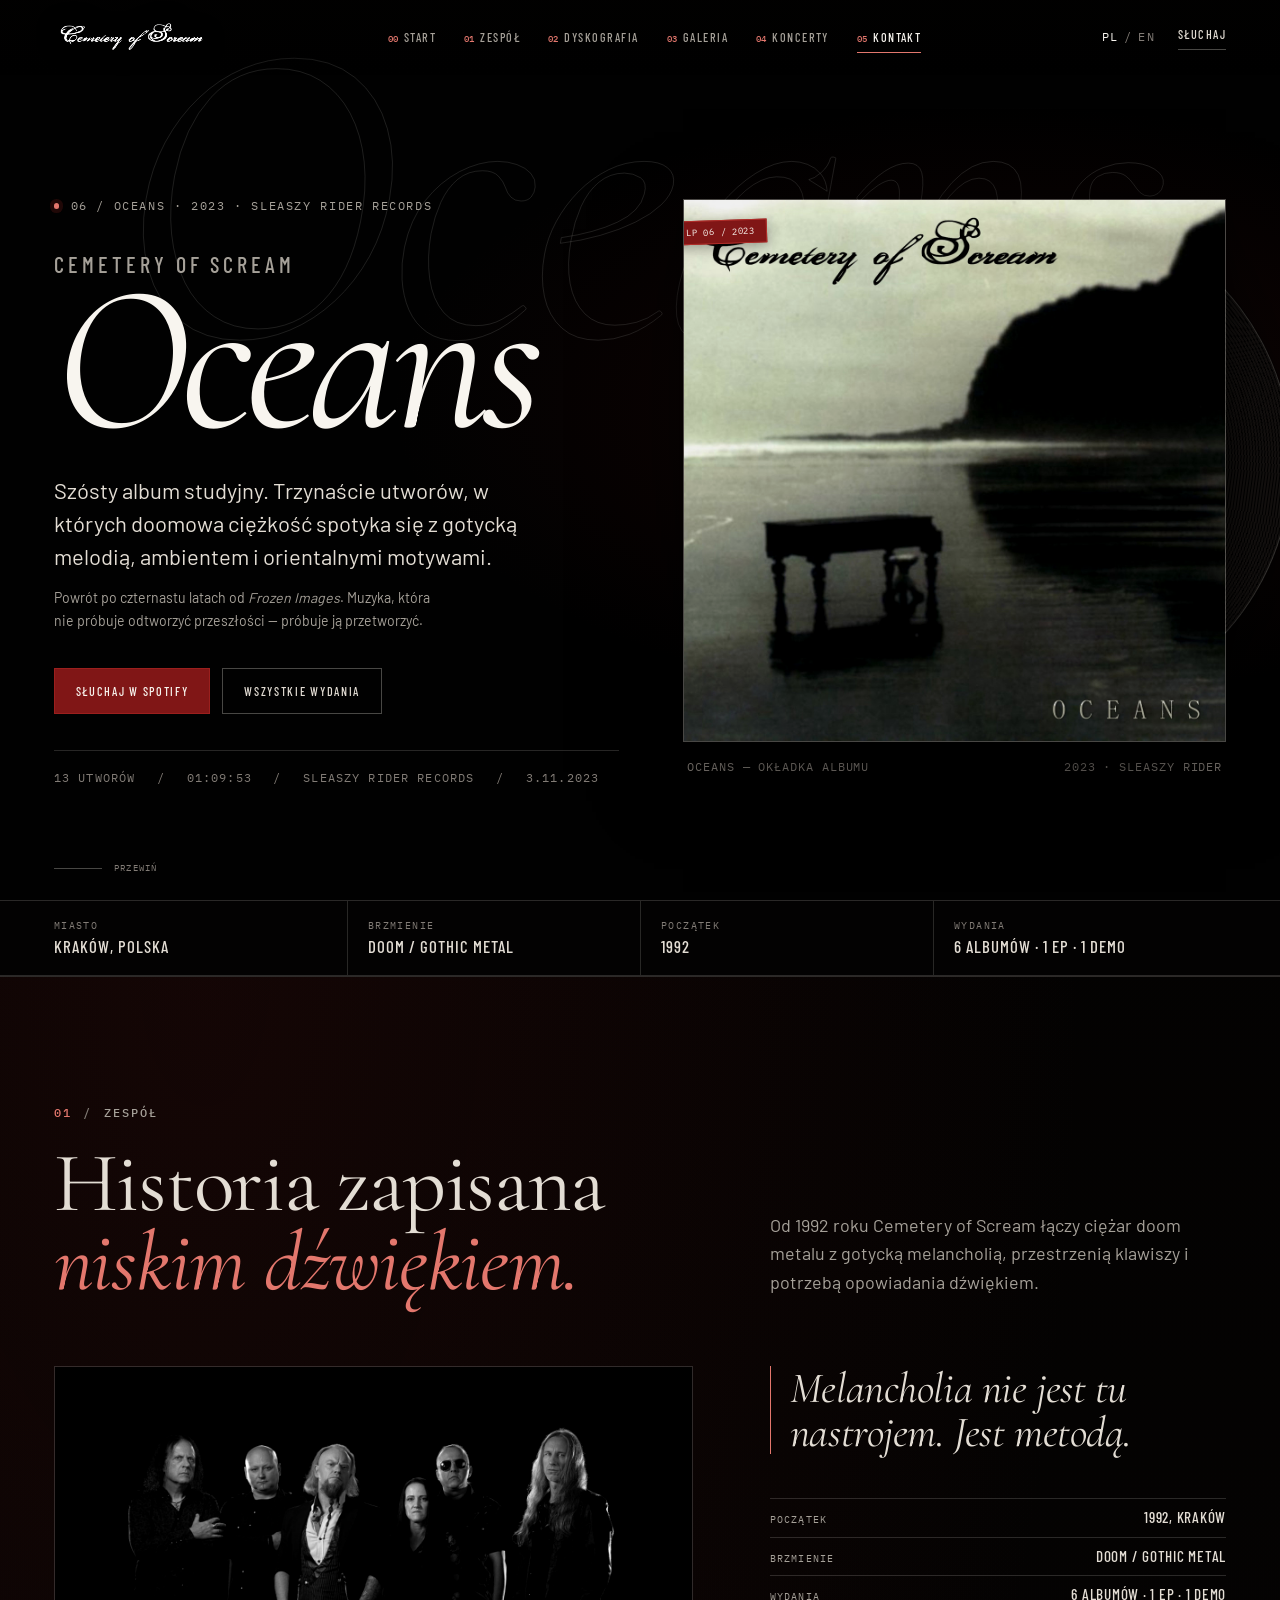
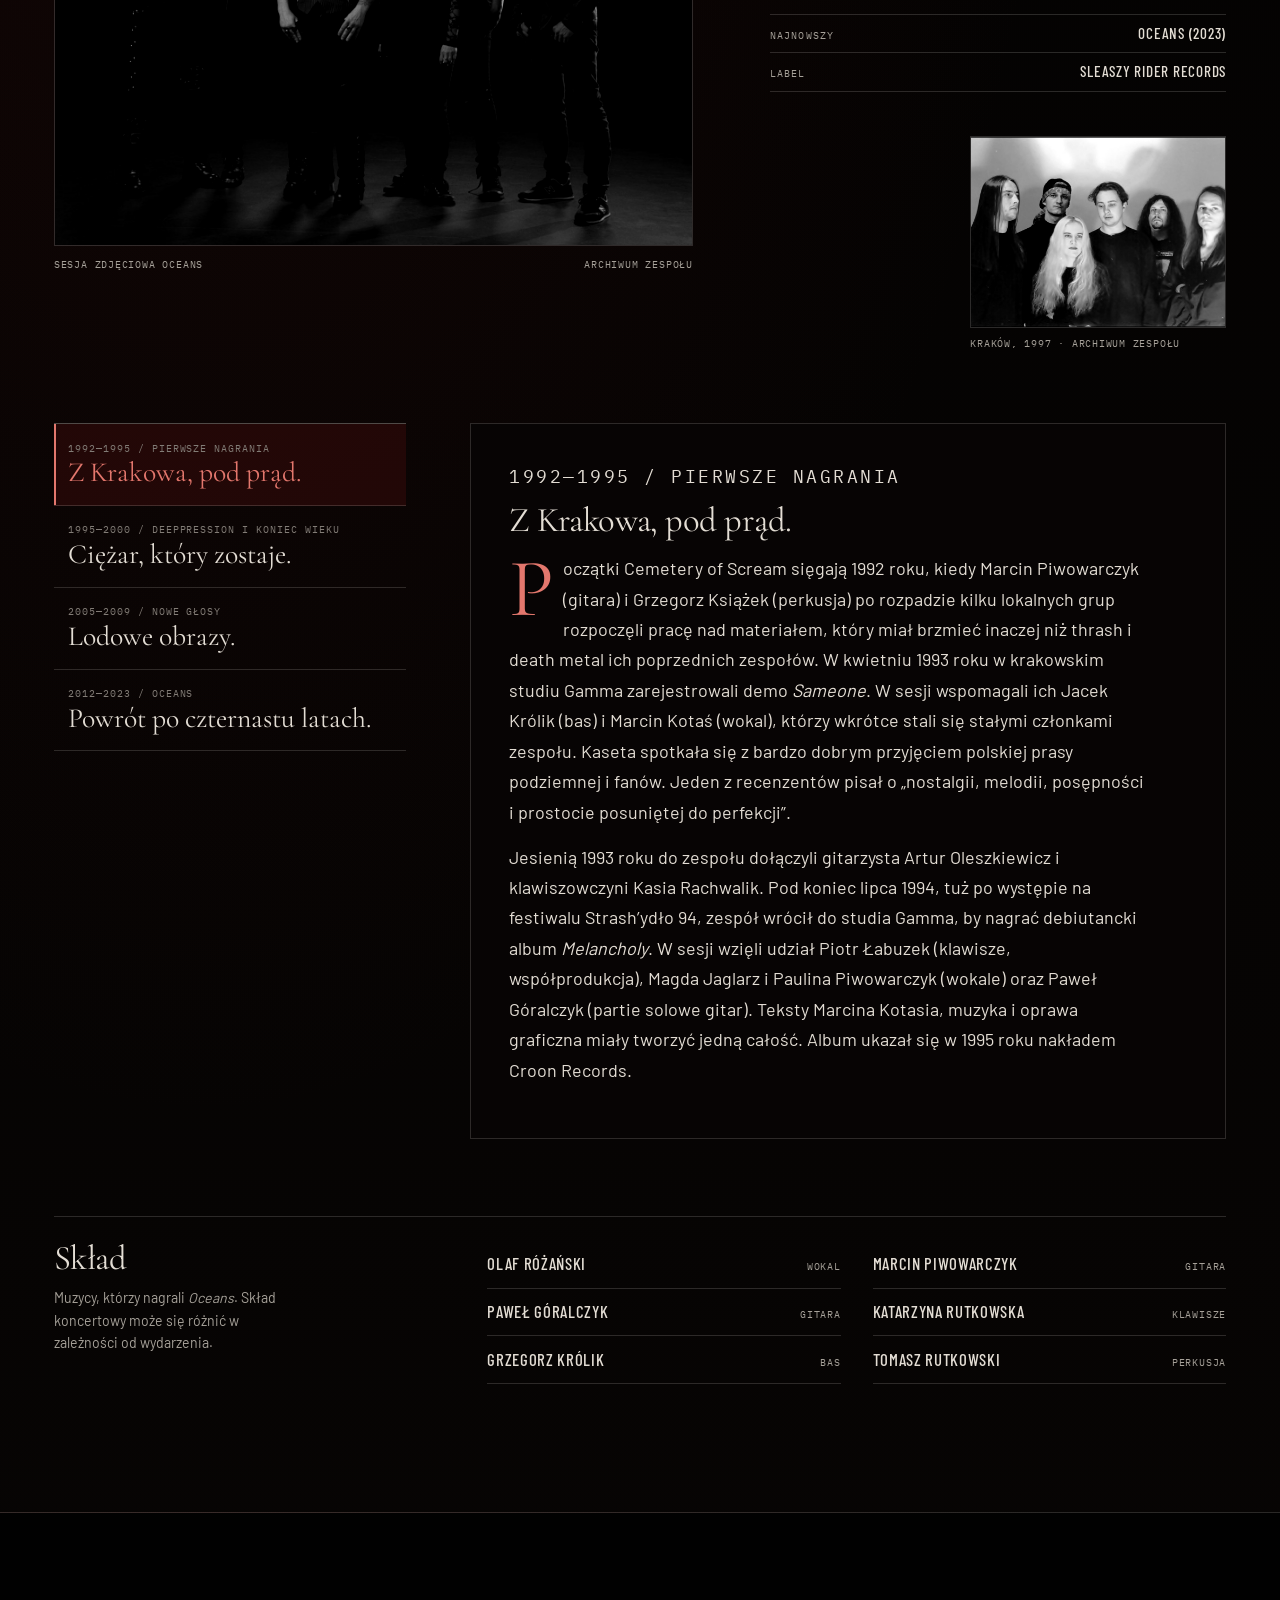
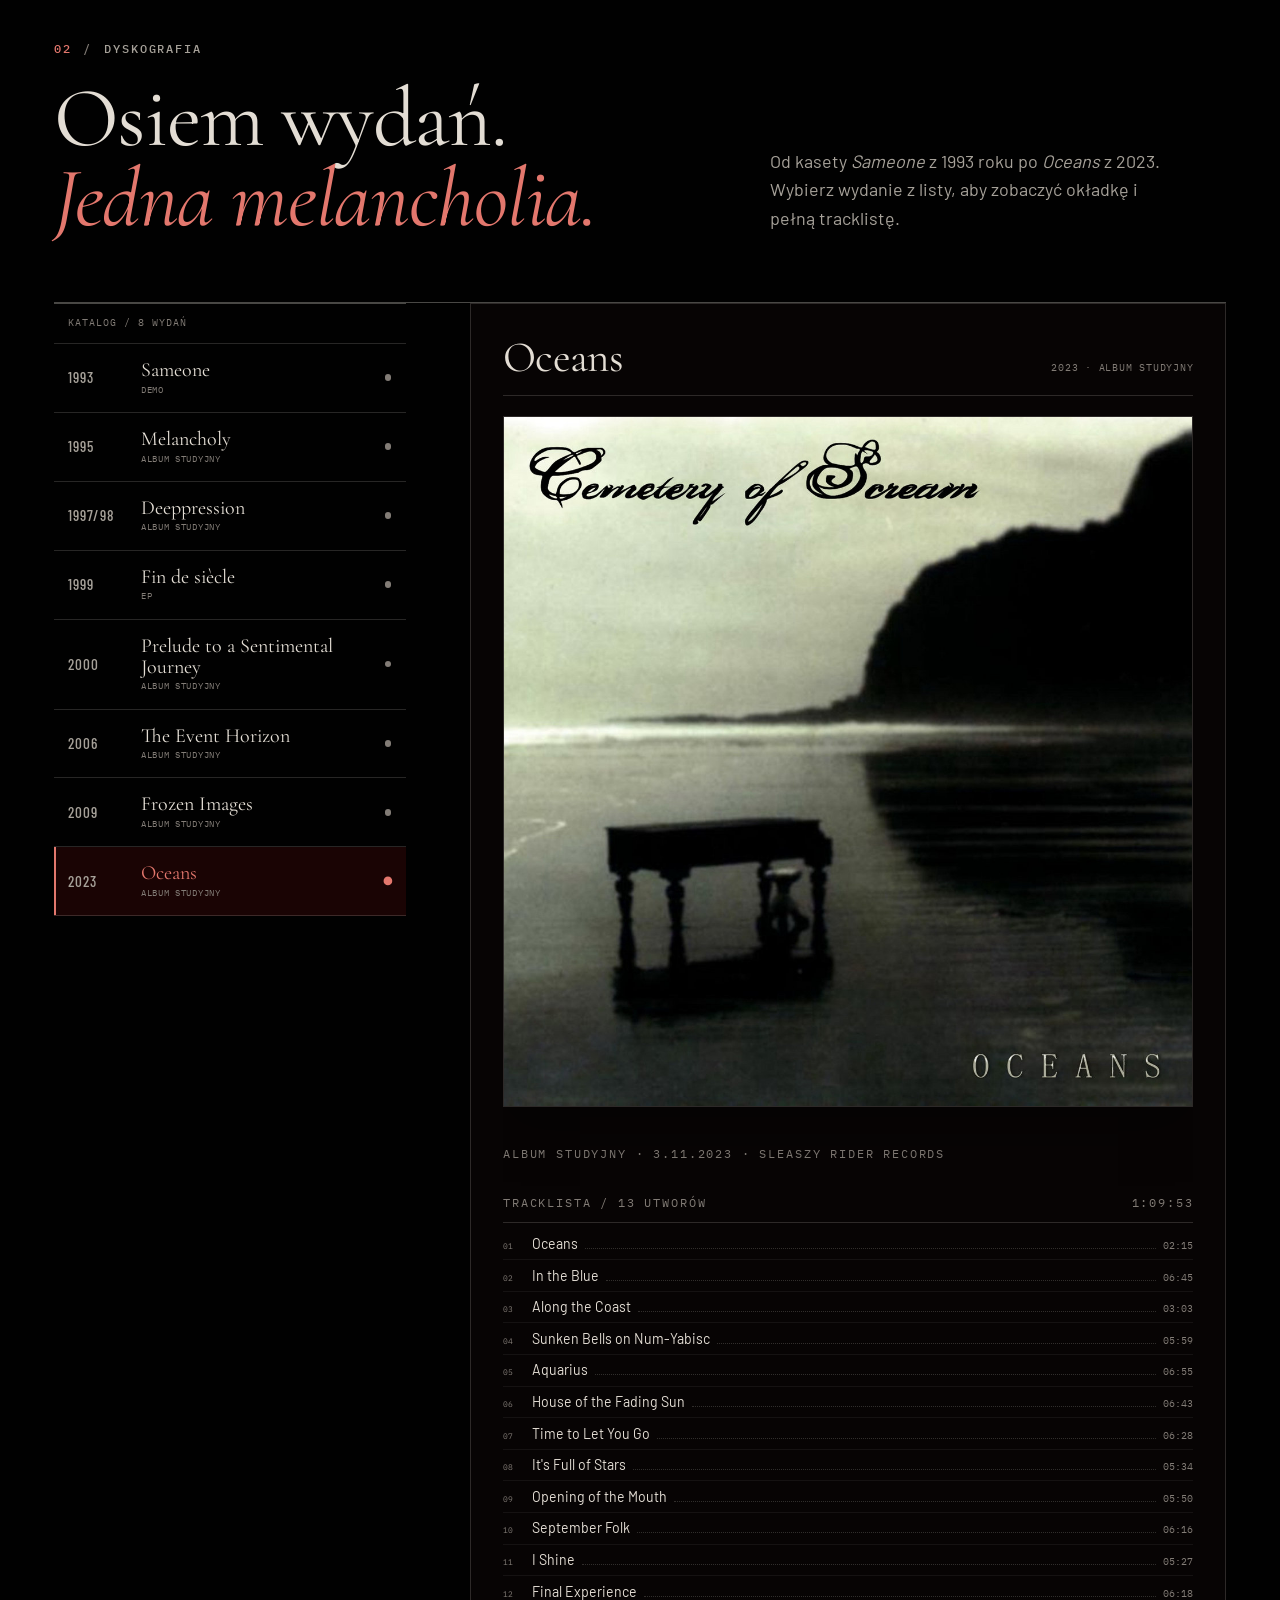
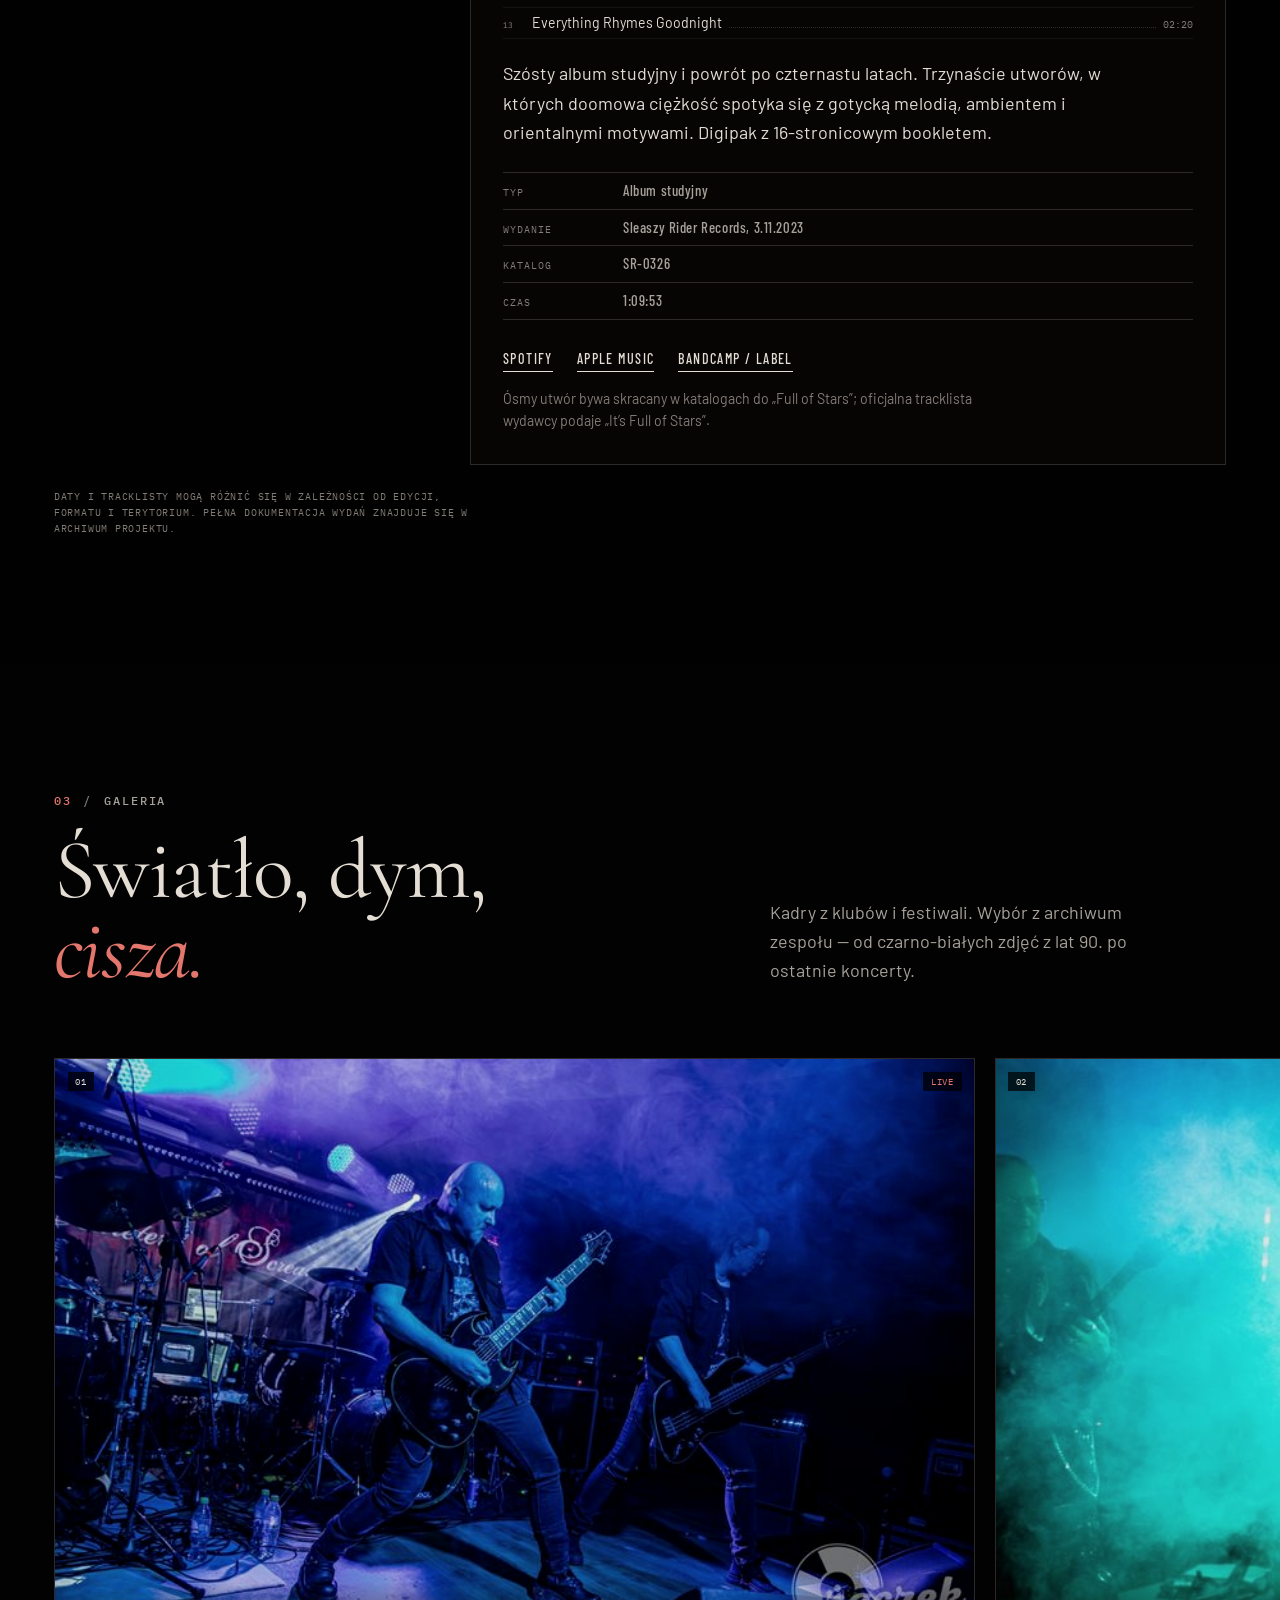
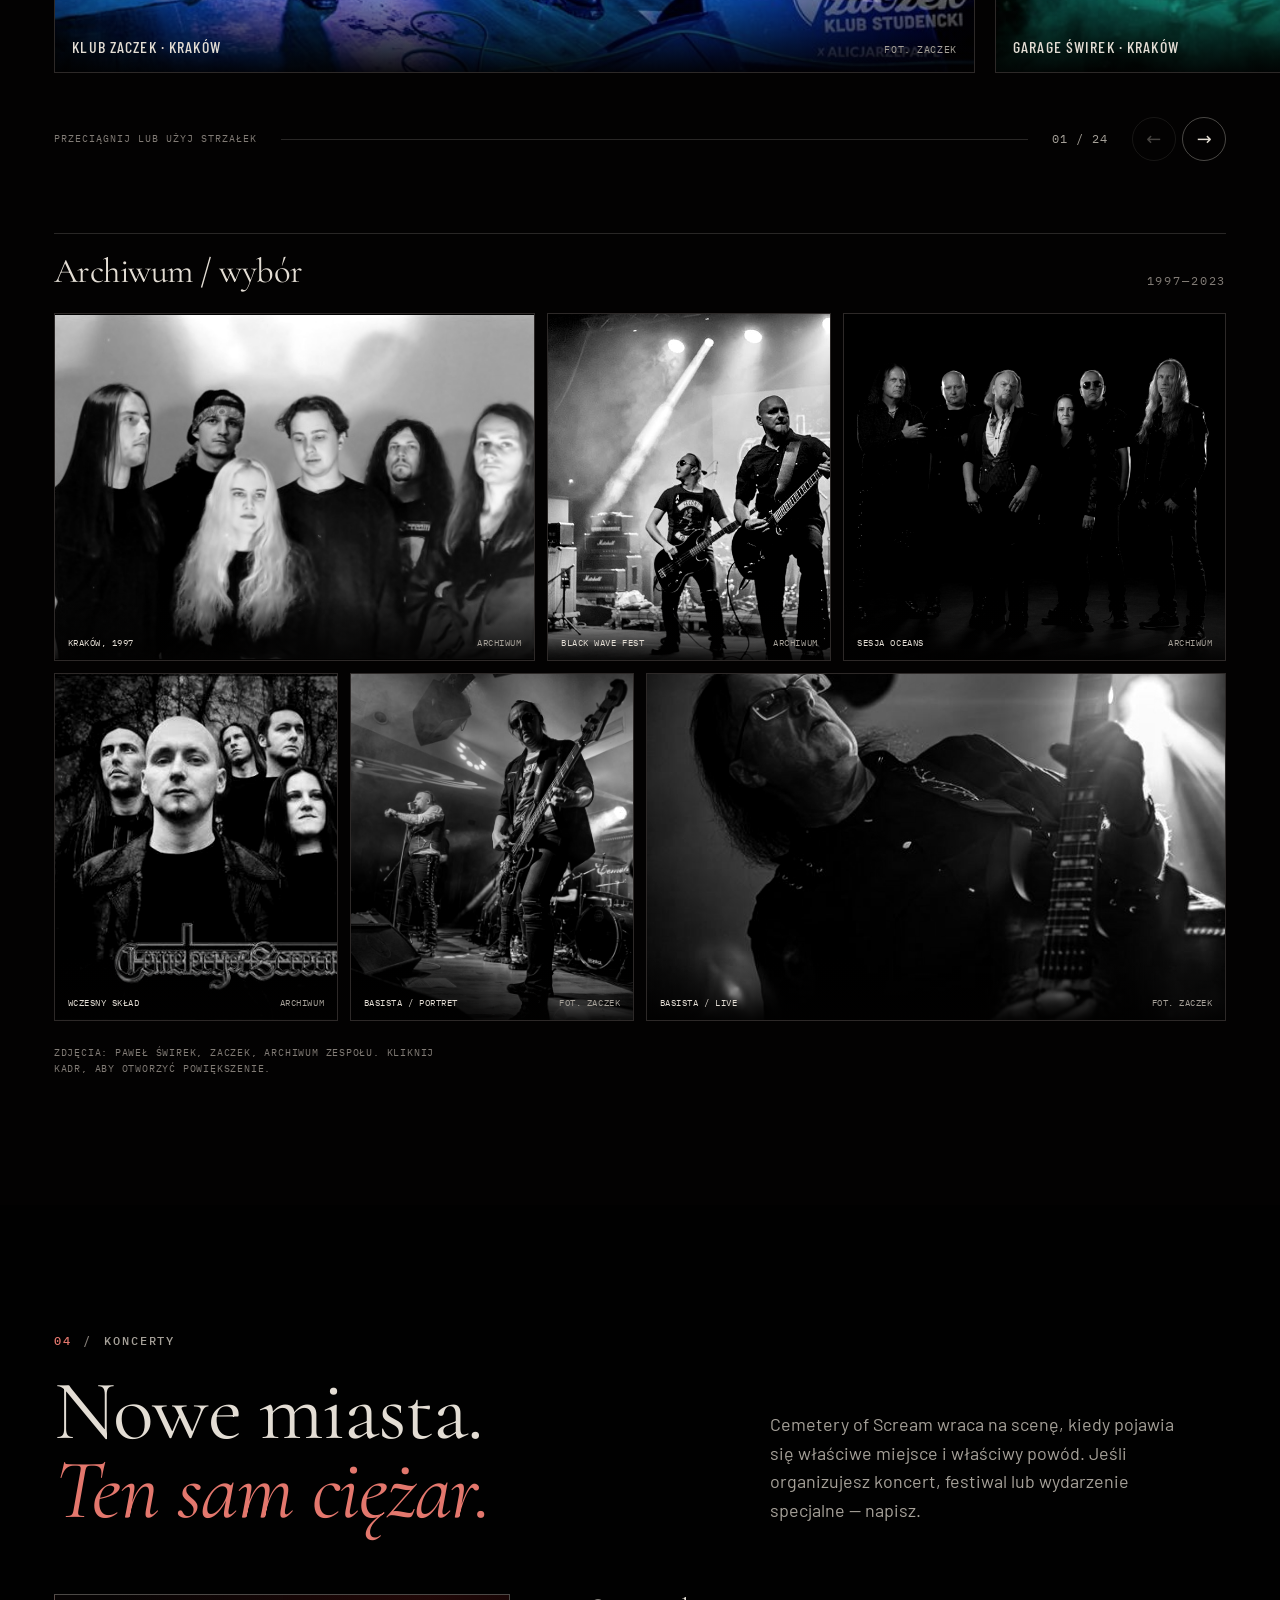
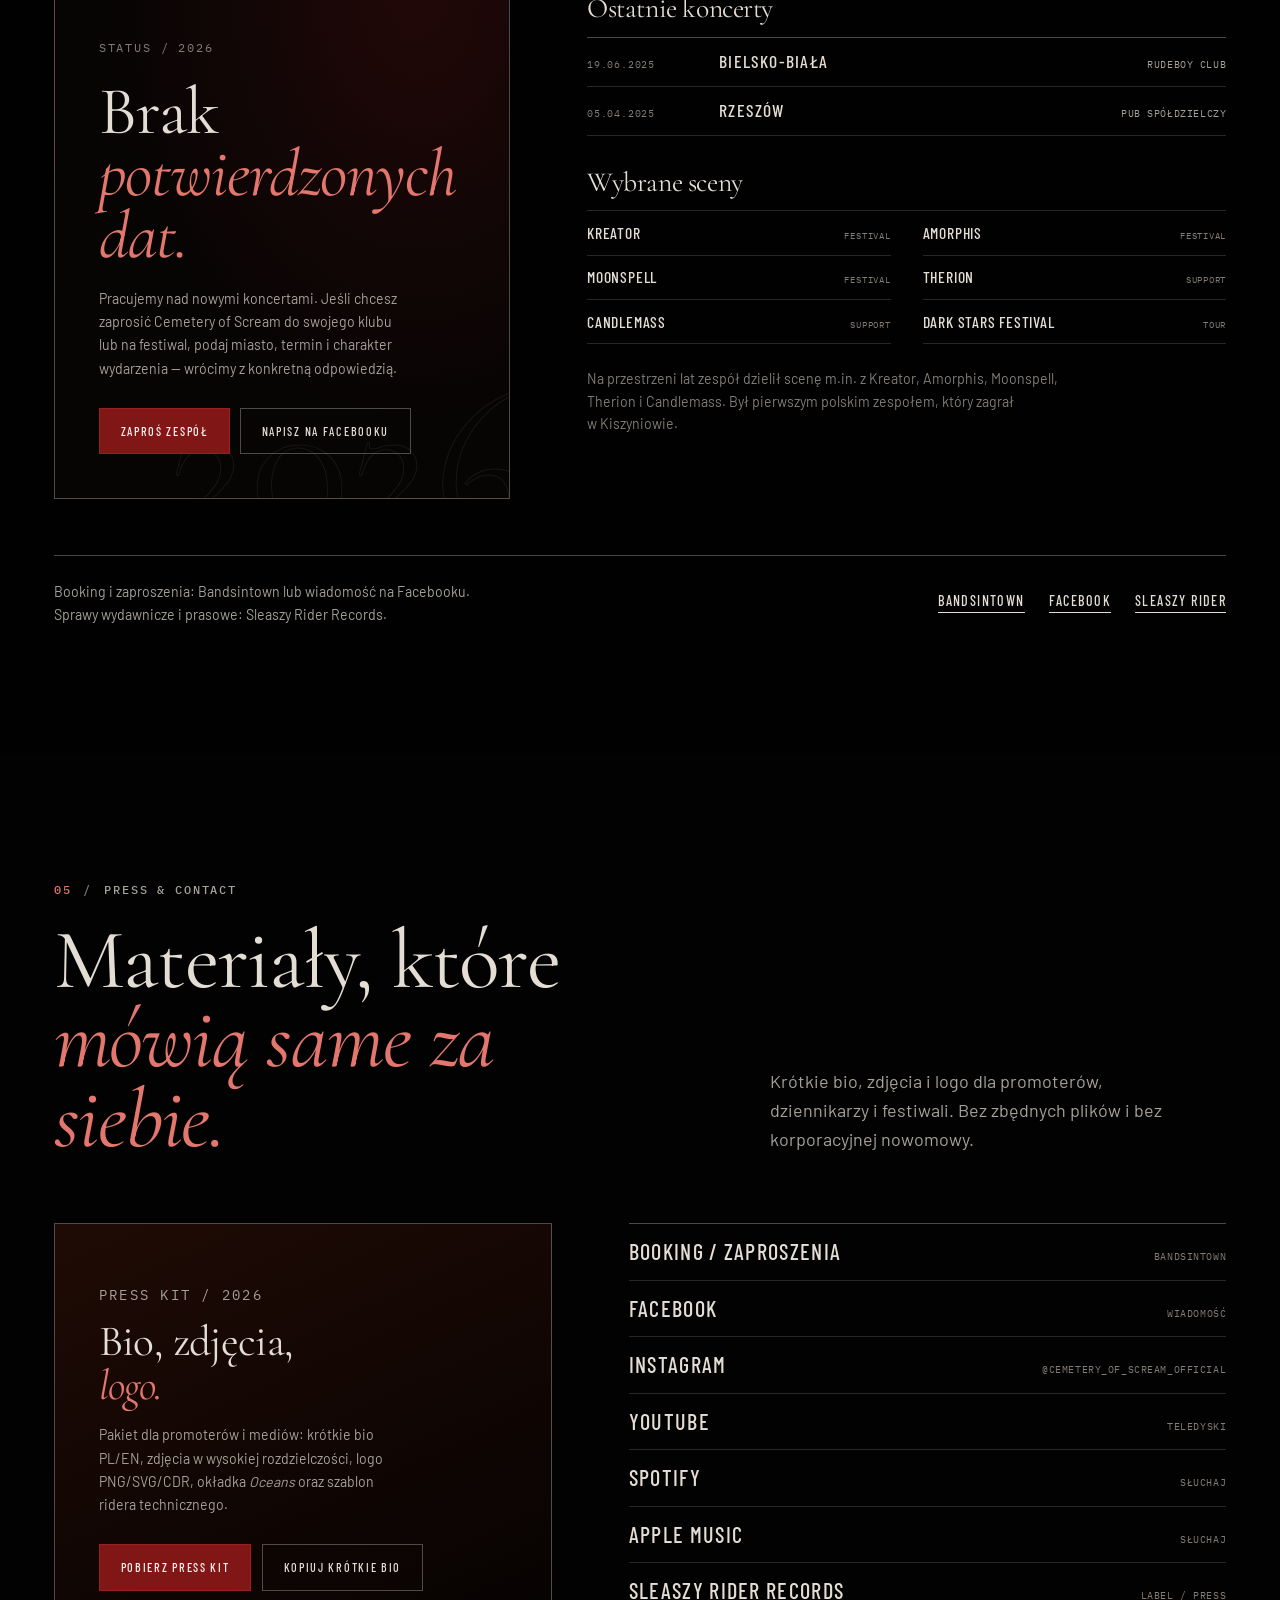
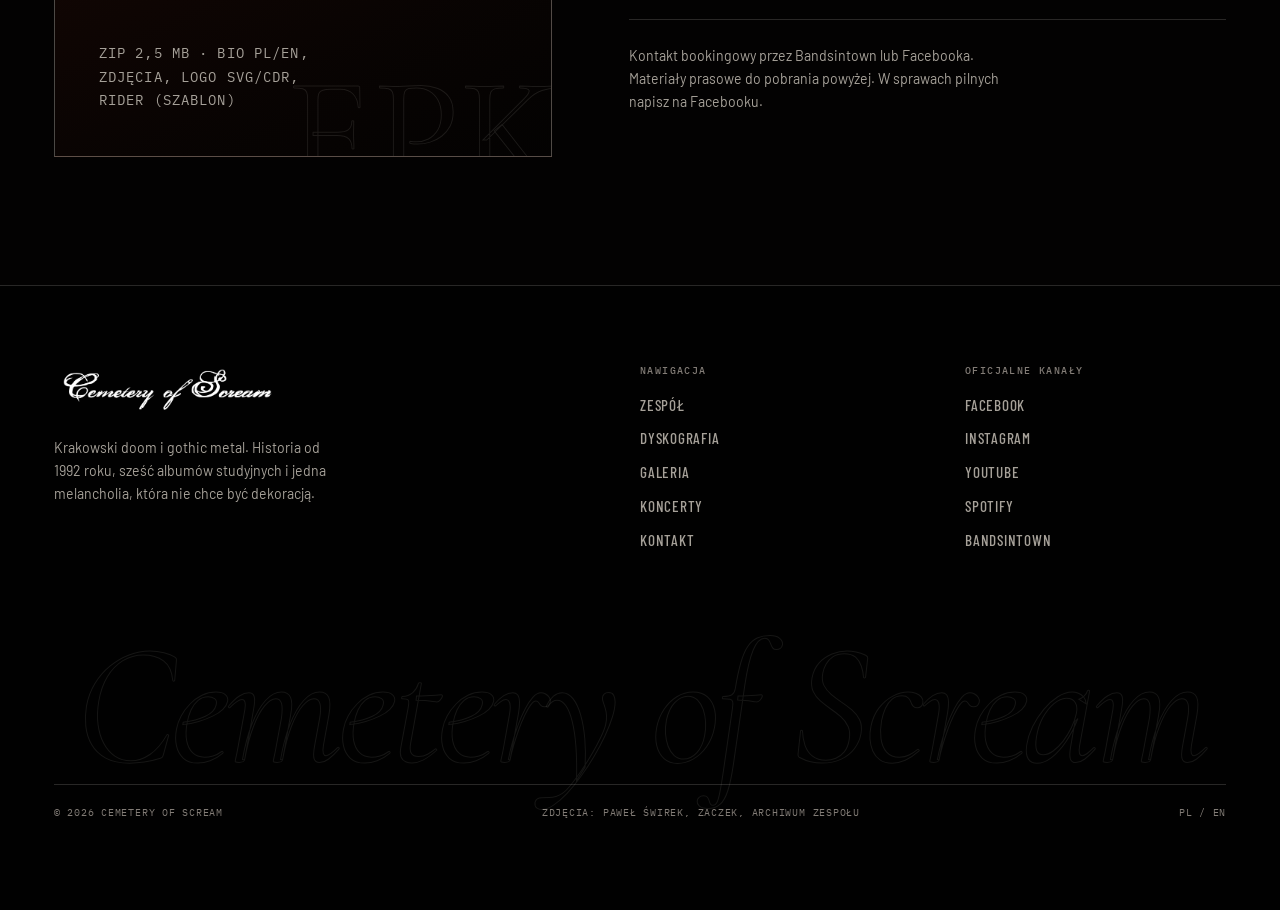
<file: version-2/pl/index.html>
<!doctype html>
<html lang="pl" class="no-js">
<head>
  <meta charset="utf-8">
  <meta name="viewport" content="width=device-width, initial-scale=1">
  <title>Cemetery of Scream — doom i gothic metal z Krakowa</title>
  <meta name="description" content="Oficjalna strona Cemetery of Scream — krakowskiego zespołu doom i gothic metalu. Biografia, dyskografia, galeria, koncerty i kontakt bookingowy. Najnowszy album: Oceans (2023).">
  <meta name="theme-color" content="#090807">
  <meta name="robots" content="index, follow">
  <meta property="og:type" content="website">
  <meta property="og:locale" content="pl_PL">
  <meta property="og:locale:alternate" content="en_US">
  <meta property="og:title" content="Cemetery of Scream — doom i gothic metal z Krakowa">
  <meta property="og:description" content="Oficjalna strona zespołu. Biografia, dyskografia, galeria, koncerty i kontakt bookingowy. Najnowszy album: Oceans (2023).">
  <meta property="og:image" content="../assets/img/og-cover.jpg">
  <meta property="og:image:width" content="1200">
  <meta property="og:image:height" content="630">
  <meta name="twitter:card" content="summary_large_image">
  <meta name="twitter:title" content="Cemetery of Scream — doom i gothic metal z Krakowa">
  <meta name="twitter:description" content="Oficjalna strona zespołu. Biografia, dyskografia, galeria, koncerty i kontakt bookingowy.">
  <meta name="twitter:image" content="../assets/img/og-cover.jpg">
  <link rel="icon" href="../assets/img/icon-64.png" sizes="64x64" type="image/png">
  <link rel="icon" href="../assets/img/icon-32.png" sizes="32x32" type="image/png">
  <link rel="apple-touch-icon" href="../assets/img/apple-touch-icon.png">
  <link rel="manifest" href="../site.webmanifest">
  <link rel="alternate" hreflang="pl" href="index.html">
  <link rel="alternate" hreflang="en" href="../en/index.html">
  <link rel="alternate" hreflang="x-default" href="../index.html">
  <link rel="preload" href="../assets/fonts/barlow-400-latin-ext.woff2" as="font" type="font/woff2" crossorigin>
  <link rel="preload" href="../assets/fonts/cormorant-normal-latin-ext.woff2" as="font" type="font/woff2" crossorigin>
  <link rel="preload" href="../assets/fonts/barlow-condensed-500-latin-ext.woff2" as="font" type="font/woff2" crossorigin>
  <link rel="preload" href="../assets/img/covers/oceans.jpg" as="image" fetchpriority="high">
  <link rel="preload" href="../assets/img/band-session.jpg" as="image">
  <link rel="stylesheet" href="../assets/css/tokens.css">
  <link rel="stylesheet" href="../assets/css/styles.css">
  <script type="application/ld+json">
  {
    "@context": "https://schema.org",
    "@type": "MusicGroup",
    "name": "Cemetery of Scream",
    "description": "Krakowski zespół doom i gothic metalu, założony w 1992 roku. Sześć albumów studyjnych, demo i EP. Najnowszy album: Oceans (2023).",
    "genre": ["Doom metal", "Gothic metal"],
    "foundingDate": "1992",
    "foundingLocation": { "@type": "Place", "name": "Kraków, Poland" },
    "sameAs": [
      "https://www.facebook.com/cemeteryofscream",
      "https://www.instagram.com/cemetery_of_scream_official/",
      "https://youtube.com/@CemeteryOfScreamOfficial",
      "https://open.spotify.com/artist/0W8QHkPjO1VVeOkDwtJTbN",
      "https://music.apple.com/us/artist/cemetery-of-scream/1518863520",
      "https://www.bandsintown.com/a/90207-cemetery-of-scream"
    ],
    "album": [
      { "@type": "MusicAlbum", "name": "Sameone", "datePublished": "1993" },
      { "@type": "MusicAlbum", "name": "Melancholy", "datePublished": "1995" },
      { "@type": "MusicAlbum", "name": "Deeppression", "datePublished": "1997" },
      { "@type": "MusicAlbum", "name": "Fin de siècle", "datePublished": "1999" },
      { "@type": "MusicAlbum", "name": "Prelude to a Sentimental Journey", "datePublished": "2000" },
      { "@type": "MusicAlbum", "name": "The Event Horizon", "datePublished": "2006" },
      { "@type": "MusicAlbum", "name": "Frozen Images", "datePublished": "2009" },
      { "@type": "MusicAlbum", "name": "Oceans", "datePublished": "2023-11-03", "numTracks": 13 }
    ]
  }
  </script>
  <noscript>
    <style>
      @media (max-width: 980px) {
        .site-header { position: static; height: auto; background: var(--surface-deep); border-bottom: 1px solid var(--border); }
        .header-inner { flex-wrap: wrap; height: auto; padding-block: 0.8rem; }
        .nav { display: flex; flex-wrap: wrap; width: 100%; gap: 0.35rem 1rem; padding-top: 0.6rem; }
        .nav__link { font-size: 0.7rem; }
        .menu-toggle { display: none; }
        .mobile-menu { display: none; }
        .hero { padding-top: 2rem; }
        .scroll-progress { display: none; }
      }
    </style>
  </noscript>
</head>
<body id="top" class="page-pl">
  <a class="skip-link" href="#main">Przejdź do treści</a>
  <div class="scroll-progress" aria-hidden="true"><span data-scroll-progress></span></div>

  <header class="site-header" data-header>
    <div class="header-inner">
      <a class="brand" href="#top" aria-label="Cemetery of Scream — początek strony">
        <img class="brand__logo" src="../assets/img/logo-white.png" alt="Cemetery of Scream" width="1200" height="265">
      </a>

      <nav class="nav" aria-label="Nawigacja główna">
        <a class="nav__link" href="../../index.html"><span class="nav__index">00</span>Start</a>
        <a class="nav__link" href="#about" data-nav-link><span class="nav__index">01</span>Zespół</a>
        <a class="nav__link" href="#discography" data-nav-link><span class="nav__index">02</span>Dyskografia</a>
        <a class="nav__link" href="#gallery" data-nav-link><span class="nav__index">03</span>Galeria</a>
        <a class="nav__link" href="#live" data-nav-link><span class="nav__index">04</span>Koncerty</a>
        <a class="nav__link" href="#contact" data-nav-link><span class="nav__index">05</span>Kontakt</a>
      </nav>

      <div class="header-actions">
        <div class="lang-switch" role="group" aria-label="Wybór języka">
          <a href="index.html" hreflang="pl" lang="pl" aria-current="true">PL</a>
          <span aria-hidden="true">/</span>
          <a href="../en/index.html" hreflang="en" lang="en">EN</a>
        </div>
        <a class="header-cta" href="https://open.spotify.com/album/0zsoZCi9Vi78YucdPhGgX1" target="_blank" rel="noopener noreferrer">Słuchaj </a>
        <button class="menu-toggle" type="button" aria-expanded="false" aria-controls="mobile-menu" aria-label="Otwórz menu" data-menu-toggle data-open-label="Otwórz menu" data-close-label="Zamknij menu">
          <span data-menu-label>Menu</span>
          <span class="menu-toggle__icon" aria-hidden="true"></span>
        </button>
      </div>
    </div>
  </header>

  <div class="mobile-menu" id="mobile-menu" aria-hidden="true" data-mobile-menu inert>
    <nav class="mobile-menu__nav" aria-label="Nawigacja mobilna">
      <a href="../../index.html"><span>00</span>Start</a>
      <a href="#about"><span>01</span>Zespół</a>
      <a href="#discography"><span>02</span>Dyskografia</a>
      <a href="#gallery"><span>03</span>Galeria</a>
      <a href="#live"><span>04</span>Koncerty</a>
      <a href="#contact"><span>05</span>Kontakt</a>
    </nav>
    <div class="mobile-menu__footer">
      <span>Kraków, Polska</span>
      <div class="lang-switch" role="group" aria-label="Wybór języka">
        <a href="index.html" hreflang="pl" lang="pl" aria-current="true">PL</a>
        <span aria-hidden="true">/</span>
        <a href="../en/index.html" hreflang="en" lang="en">EN</a>
      </div>
      <div class="mobile-menu__socials">
        <a href="https://www.facebook.com/cemeteryofscream" target="_blank" rel="noopener noreferrer">Facebook</a>
        <a href="https://www.instagram.com/cemetery_of_scream_official/" target="_blank" rel="noopener noreferrer">Instagram</a>
        <a href="https://youtube.com/@CemeteryOfScreamOfficial" target="_blank" rel="noopener noreferrer">YouTube</a>
      </div>
    </div>
  </div>

  <main id="main">
    <section class="hero" aria-labelledby="hero-title">
      <span class="hero__ghost" aria-hidden="true">Oceans</span>
      <div class="hero__inner container">
        <div class="hero__copy">
          <p class="eyebrow"><span class="eyebrow__dot" aria-hidden="true"></span>06 / Oceans · 2023 · Sleaszy Rider Records</p>
          <h1 class="hero__title" id="hero-title">
            <span class="hero__band">Cemetery of Scream</span>
            <span class="hero__album">Oceans</span>
          </h1>
          <p class="hero__lead">Szósty album studyjny. Trzynaście utworów, w których doomowa ciężkość spotyka się z gotycką melodią, ambientem i orientalnymi motywami.</p>
          <p class="hero__sub">Powrót po czternastu latach od <em>Frozen Images</em>. Muzyka, która nie próbuje odtworzyć przeszłości — próbuje ją przetworzyć.</p>
          <div class="hero__actions">
            <a class="btn btn--primary" href="https://open.spotify.com/album/0zsoZCi9Vi78YucdPhGgX1" target="_blank" rel="noopener noreferrer">Słuchaj w Spotify </a>
            <a class="btn btn--ghost" href="#discography">Wszystkie wydania </a>
          </div>
          <ul class="hero__meta" aria-label="Oceans — podstawowe dane">
            <li>13 utworów</li>
            <li>01:09:53</li>
            <li>Sleaszy Rider Records</li>
            <li>3.11.2023</li>
          </ul>
        </div>

        <figure class="hero__visual" aria-labelledby="hero-cover-caption">
          <span class="vinyl" aria-hidden="true"></span>
          <div class="release-cover">
            <img src="../assets/img/covers/oceans.jpg" alt="Okładka albumu Oceans — samotny stolik na tle morza i ciemnego klifu" width="1200" height="1200" fetchpriority="high" decoding="async">
            <span class="release-cover__sticker">LP 06 / 2023</span>
          </div>
          <figcaption class="hero__caption" id="hero-cover-caption">
            <span>Oceans — okładka albumu</span>
            <span>2023 · Sleaszy Rider</span>
          </figcaption>
        </figure>
      </div>
      <span class="hero__scroll" aria-hidden="true"><span class="hero__scroll-line"></span>Przewiń</span>
    </section>

    <div class="fact-bar" role="group" aria-label="Cemetery of Scream w skrócie">
      <dl class="fact-bar__inner container">
        <div class="fact">
          <dt>Miasto</dt>
          <dd>Kraków, Polska</dd>
        </div>
        <div class="fact">
          <dt>Brzmienie</dt>
          <dd>Doom / gothic metal</dd>
        </div>
        <div class="fact">
          <dt>Początek</dt>
          <dd>1992</dd>
        </div>
        <div class="fact">
          <dt>Wydania</dt>
          <dd>6 albumów · 1 EP · 1 demo</dd>
        </div>
      </dl>
    </div>

    <section class="section section--about about" id="about" aria-labelledby="about-title">
      <div class="container">
        <header class="section-head reveal">
          <div>
            <p class="section-label"><span>01</span><span>Zespół</span></p>
            <h2 id="about-title">Historia zapisana<br><em>niskim dźwiękiem.</em></h2>
          </div>
          <p class="section-intro">Od 1992 roku Cemetery of Scream łączy ciężar doom metalu z gotycką melancholią, przestrzenią klawiszy i potrzebą opowiadania dźwiękiem.</p>
        </header>

        <div class="about__feature reveal">
          <figure class="about-photo">
            <img src="../assets/img/band-session.jpg" alt="Czarno-biała fotografia sześcioosobowego składu Cemetery of Scream" width="1600" height="1067" loading="eager" decoding="async">
            <figcaption><span>Sesja zdjęciowa Oceans</span><span>Archiwum zespołu</span></figcaption>
          </figure>

          <div class="about__aside">
            <p class="pullquote">Melancholia nie jest tu nastrojem. <em>Jest metodą.</em></p>

            <dl class="fact-list" aria-label="Cemetery of Scream — fakty">
              <div><dt>Początek</dt><dd>1992, Kraków</dd></div>
              <div><dt>Brzmienie</dt><dd>Doom / gothic metal</dd></div>
              <div><dt>Wydania</dt><dd>6 albumów · 1 EP · 1 demo</dd></div>
              <div><dt>Najnowszy</dt><dd>Oceans (2023)</dd></div>
              <div><dt>Label</dt><dd>Sleaszy Rider Records</dd></div>
            </dl>

            <figure class="archive-mini">
              <img src="../assets/img/archive-1997.jpg" alt="Archiwalne zdjęcie zespołu Cemetery of Scream z 1997 roku" width="502" height="352" loading="lazy" decoding="async">
              <figcaption>Kraków, 1997 · archiwum zespołu</figcaption>
            </figure>
          </div>
        </div>

        <div class="about-tabs reveal" data-about-tabs>
          <div class="about-tabs__list" role="tablist" aria-orientation="vertical" aria-label="Historia zespołu">
            <button class="about-tab" type="button" role="tab" id="about-tab-1" aria-selected="true" aria-controls="about-panel-1" tabindex="0" data-about-tab>
              <span class="about-tab__text"><span class="about-tab__years">1992—1995 / Pierwsze nagrania</span><span class="about-tab__title">Z Krakowa, pod prąd.</span></span>
              
            </button>
            <button class="about-tab" type="button" role="tab" id="about-tab-2" aria-selected="false" aria-controls="about-panel-2" tabindex="-1" data-about-tab>
              <span class="about-tab__text"><span class="about-tab__years">1995—2000 / Deeppression i koniec wieku</span><span class="about-tab__title">Ciężar, który zostaje.</span></span>
              
            </button>
            <button class="about-tab" type="button" role="tab" id="about-tab-3" aria-selected="false" aria-controls="about-panel-3" tabindex="-1" data-about-tab>
              <span class="about-tab__text"><span class="about-tab__years">2005—2009 / Nowe głosy</span><span class="about-tab__title">Lodowe obrazy.</span></span>
              
            </button>
            <button class="about-tab" type="button" role="tab" id="about-tab-4" aria-selected="false" aria-controls="about-panel-4" tabindex="-1" data-about-tab>
              <span class="about-tab__text"><span class="about-tab__years">2012—2023 / Oceans</span><span class="about-tab__title">Powrót po czternastu latach.</span></span>
              
            </button>
          </div>
          <div class="about-tabs__panels">
            <div class="about-panel chapter chapter--lead is-active" role="tabpanel" id="about-panel-1" aria-labelledby="about-tab-1" tabindex="0">
            <p class="chapter__years">1992—1995 / Pierwsze nagrania</p>
            <h3>Z Krakowa, pod prąd.</h3>
            <p>Początki Cemetery of Scream sięgają 1992 roku, kiedy Marcin Piwowarczyk (gitara) i Grzegorz Książek (perkusja) po rozpadzie kilku lokalnych grup rozpoczęli pracę nad materiałem, który miał brzmieć inaczej niż thrash i death metal ich poprzednich zespołów. W kwietniu 1993 roku w krakowskim studiu Gamma zarejestrowali demo <em>Sameone</em>. W sesji wspomagali ich Jacek Królik (bas) i Marcin Kotaś (wokal), którzy wkrótce stali się stałymi członkami zespołu. Kaseta spotkała się z bardzo dobrym przyjęciem polskiej prasy podziemnej i fanów. Jeden z recenzentów pisał o „nostalgii, melodii, posępności i prostocie posuniętej do perfekcji”.</p>
            <p>Jesienią 1993 roku do zespołu dołączyli gitarzysta Artur Oleszkiewicz i klawiszowczyni Kasia Rachwalik. Pod koniec lipca 1994, tuż po występie na festiwalu Strash’ydło 94, zespół wrócił do studia Gamma, by nagrać debiutancki album <em>Melancholy</em>. W sesji wzięli udział Piotr Łabuzek (klawisze, współprodukcja), Magda Jaglarz i Paulina Piwowarczyk (wokale) oraz Paweł Góralczyk (partie solowe gitar). Teksty Marcina Kotasia, muzyka i oprawa graficzna miały tworzyć jedną całość. Album ukazał się w 1995 roku nakładem Croon Records.</p>
          </div>
            <div class="about-panel chapter" role="tabpanel" id="about-panel-2" aria-labelledby="about-tab-2" tabindex="0">
            <p class="chapter__years">1995—2000 / Deeppression i koniec wieku</p>
            <h3>Ciężar, który zostaje.</h3>
            <p>Teledysk do „Anxiety” trafił na składankę <em>Beauty in Darkness</em> (Nuclear Blast) obok Lacrimosy, Tiamatu, Love Like Blood i Therionu. <em>Melancholy</em> zostało „płytą miesiąca” w holenderskim Aardschok i zebrało pochlebne recenzje w niemieckim Metal Hammerze oraz Ablaze.</p>
            <p>W czerwcu 1997 zespół nagrał <em>Deeppression</em>. W miejsce Artura Oleszkiewicza dołączył Paweł Góralczyk z Hellias. Album ukazał się nakładem Croon Records w Polsce i Serenades Records w Europie; niemiecki Rock Hard pisał: „Cemetery of Scream z Polski obok Vader to towar najwyższej jakości”. W 1999 roku ukazała się EP <em>Fin de siècle</em> — zapowiedź nowego albumu, inspirowana wojnami końca wieku na Bałkanach i w Czeczenii. Na EP znalazł się m.in. cover „Radioactive Toy” Porcupine Tree. <em>Prelude to a Sentimental Journey</em> ukazał się 20 października 2000 nakładem Mystic Production.</p>
            <blockquote>„Cemetery of Scream z Polski obok Vader to towar najwyższej jakości.”<br><span class="micro-label">Rock Hard, 1997</span></blockquote>
          </div>
            <div class="about-panel chapter" role="tabpanel" id="about-panel-3" aria-labelledby="about-tab-3" tabindex="0">
            <p class="chapter__years">2005—2009 / Nowe głosy</p>
            <h3>Lodowe obrazy.</h3>
            <p>W 2005 roku ze składu odszedł Marcin Kotaś, a przy mikrofonie zastąpił go Sebastian Góralik. Po trasie Dark Stars Festival (z Closterkeller, Darzamat i Moonlight) ukazał się <em>The Event Horizon</em> (2006, Metal Mind Productions) — czwarty album studyjny, pierwszy po sześciu latach. W tym samym roku perkusję objął Tomasz Rutkowski. W 2008 roku nowym wokalistą został Olaf Różański.</p>
            <p>26 stycznia 2009 ukazał się <em>Frozen Images</em>; album promowały teledyski do „Cat’s Grin” i „Prince of the City Lights”. Metal Mind wznowił wtedy wszystkie wcześniejsze wydawnictwa, w tym po raz pierwszy na CD w Europie demo <em>Sameone</em>. Kolejne lata to głównie koncerty zagraniczne, m.in. w Mołdawii, na Ukrainie i w Polsce; zespół dzielił scenę z Kreator, Amorphis, Moonspell, Therion i Candlemass.</p>
          </div>
            <div class="about-panel chapter" role="tabpanel" id="about-panel-4" aria-labelledby="about-tab-4" tabindex="0">
            <p class="chapter__years">2012—2023 / Oceans</p>
            <h3>Powrót po czternastu latach.</h3>
            <p>W 2012 roku zespół zaczął nagrywać <em>Oceans</em>; wtedy też basistę Jacka Królika zastąpił jego brat Grzegorz Królik. W międzyczasie muzycy wzięli udział w tribute albumach dla Lake of Tears (2014), Paradise Lost (2016) i My Dying Bride (2017), a do „Evil Inside” powstał teledysk w reżyserii Marcina Halerza.</p>
            <p><em>Oceans</em> ukazało się 3 listopada 2023 nakładem Sleaszy Rider Records — czternaście lat po <em>Frozen Images</em>. Trzynaście utworów łączy doomową ciężkość z gotycką melodią, ambientem i orientalnymi motywami. To szósty album studyjny w historii zespołu.</p>
          </div>
          </div>
        </div><div class="lineup reveal">
          <div class="lineup__head">
            <h3>Skład</h3>
            <p>Muzycy, którzy nagrali <em>Oceans</em>. Skład koncertowy może się różnić w zależności od wydarzenia.</p>
          </div>
          <ul class="lineup__list">
            <li><span class="lineup__name">Olaf Różański</span><span class="lineup__role">wokal</span></li>
            <li><span class="lineup__name">Marcin Piwowarczyk</span><span class="lineup__role">gitara</span></li>
            <li><span class="lineup__name">Paweł Góralczyk</span><span class="lineup__role">gitara</span></li>
            <li><span class="lineup__name">Katarzyna Rutkowska</span><span class="lineup__role">klawisze</span></li>
            <li><span class="lineup__name">Grzegorz Królik</span><span class="lineup__role">bas</span></li>
            <li><span class="lineup__name">Tomasz Rutkowski</span><span class="lineup__role">perkusja</span></li>
          </ul>
        </div>
      </div>
    </section>

    <section class="section section--deep" id="discography" aria-labelledby="discography-title">
      <div class="container">
        <header class="section-head reveal">
          <div>
            <p class="section-label"><span>02</span><span>Dyskografia</span></p>
            <h2 id="discography-title">Osiem wydań.<br><em>Jedna melancholia.</em></h2>
          </div>
          <p class="section-intro">Od kasety <em>Sameone</em> z 1993 roku po <em>Oceans</em> z 2023. Wybierz wydanie z listy, aby zobaczyć okładkę i pełną tracklistę.</p>
        </header>

        <div class="disco reveal" data-disco>
          <div class="disco__list-wrap"><p class="disco__list-label">Katalog / 8 wydań</p><div class="disco__list" role="tablist" aria-orientation="vertical" aria-label="Dyskografia">
            <button class="disco-tab" type="button" role="tab" id="disco-tab-sameone" aria-selected="false" aria-controls="release-sameone" tabindex="-1" data-disco-tab>
              <span class="release__year">1993</span>
              <span class="disco-tab__text"><span class="release__title">Sameone</span><span class="release__type">Demo</span></span>
              <span class="release__icon" aria-hidden="true"></span>
            </button>
            <button class="disco-tab" type="button" role="tab" id="disco-tab-melancholy" aria-selected="false" aria-controls="release-melancholy" tabindex="-1" data-disco-tab>
              <span class="release__year">1995</span>
              <span class="disco-tab__text"><span class="release__title">Melancholy</span><span class="release__type">Album studyjny</span></span>
              <span class="release__icon" aria-hidden="true"></span>
            </button>
            <button class="disco-tab" type="button" role="tab" id="disco-tab-deeppression" aria-selected="false" aria-controls="release-deeppression" tabindex="-1" data-disco-tab>
              <span class="release__year">1997/98</span>
              <span class="disco-tab__text"><span class="release__title">Deeppression</span><span class="release__type">Album studyjny</span></span>
              <span class="release__icon" aria-hidden="true"></span>
            </button>
            <button class="disco-tab" type="button" role="tab" id="disco-tab-fin" aria-selected="false" aria-controls="release-fin" tabindex="-1" data-disco-tab>
              <span class="release__year">1999</span>
              <span class="disco-tab__text"><span class="release__title">Fin de siècle</span><span class="release__type">EP</span></span>
              <span class="release__icon" aria-hidden="true"></span>
            </button>
            <button class="disco-tab" type="button" role="tab" id="disco-tab-prelude" aria-selected="false" aria-controls="release-prelude" tabindex="-1" data-disco-tab>
              <span class="release__year">2000</span>
              <span class="disco-tab__text"><span class="release__title">Prelude to a Sentimental Journey</span><span class="release__type">Album studyjny</span></span>
              <span class="release__icon" aria-hidden="true"></span>
            </button>
            <button class="disco-tab" type="button" role="tab" id="disco-tab-event-horizon" aria-selected="false" aria-controls="release-event-horizon" tabindex="-1" data-disco-tab>
              <span class="release__year">2006</span>
              <span class="disco-tab__text"><span class="release__title">The Event Horizon</span><span class="release__type">Album studyjny</span></span>
              <span class="release__icon" aria-hidden="true"></span>
            </button>
            <button class="disco-tab" type="button" role="tab" id="disco-tab-frozen-images" aria-selected="false" aria-controls="release-frozen-images" tabindex="-1" data-disco-tab>
              <span class="release__year">2009</span>
              <span class="disco-tab__text"><span class="release__title">Frozen Images</span><span class="release__type">Album studyjny</span></span>
              <span class="release__icon" aria-hidden="true"></span>
            </button>
            <button class="disco-tab" type="button" role="tab" id="disco-tab-oceans" aria-selected="true" aria-controls="release-oceans" tabindex="0" data-disco-tab>
              <span class="release__year">2023</span>
              <span class="disco-tab__text"><span class="release__title">Oceans</span><span class="release__type">Album studyjny</span></span>
              <span class="release__icon" aria-hidden="true"></span>
            </button>
          </div></div><div class="disco__panels">
            <div class="disco-panel" role="tabpanel" id="release-sameone" aria-labelledby="disco-tab-sameone" tabindex="0">
            <div class="disco-panel__head">
              <h3 class="disco-panel__title">Sameone</h3>
              <p class="disco-panel__meta">1993 · Demo</p>
            </div>
            
              <div class="release__inner">
                <div class="release__media">
                  <figure class="release__cover">
                    <img src="../assets/img/covers/sameone.jpg" alt="Okładka demo Sameone — gotycka katedra o zachodzie słońca" width="500" height="500" loading="lazy" decoding="async">
                  </figure>
                </div>
                <div class="release__detail">
                  <p class="micro-label">Demo · 1993 · Gamma Studio</p>
                  <div class="tracklist">
                    <div class="tracklist__label"><span class="micro-label">Tracklista / 9 utworów</span><span class="micro-label">31:27</span></div>
                    <ol>
                      <li><span class="track__title">Intro (Ebony Tears)</span><span class="track__dots"></span><span class="track__time">02:22</span></li>
                      <li><span class="track__title">The Shadow of Notre Dame Cathedral</span><span class="track__dots"></span><span class="track__time">03:46</span></li>
                      <li><span class="track__title">Sleeping in the Mystical World</span><span class="track__dots"></span><span class="track__time">02:04</span></li>
                      <li><span class="track__title">Procession of the Time</span><span class="track__dots"></span><span class="track__time">06:18</span></li>
                      <li><span class="track__title">Apocalyptic Visions</span><span class="track__dots"></span><span class="track__time">00:48</span></li>
                      <li><span class="track__title">Unfathomable Truth</span><span class="track__dots"></span><span class="track__time">05:52</span></li>
                      <li><span class="track__title">Cry of Soul</span><span class="track__dots"></span><span class="track__time">03:06</span></li>
                      <li><span class="track__title">In the Eternal Sin</span><span class="track__dots"></span><span class="track__time">05:18</span></li>
                      <li><span class="track__title">Outro (Requiem)</span><span class="track__dots"></span><span class="track__time">01:53</span></li>
                    </ol>
                  </div>
                  
<p class="release__desc">Debiutancka kaseta nagrana w kwietniu 1993 w krakowskim studiu Gamma. Ponad 31 minut mystical symphonic doom death metalu z rozbudowanymi partiami klawiszy. W 2003 roku demo ukazało się na CD nakładem Metal Mind Productions.</p>
                  <dl class="release__meta">
                    <div><dt>Typ</dt><dd>Demo</dd></div>
                    <div><dt>Nagranie</dt><dd>Gamma Studio, Kraków, IV 1993</dd></div>
                    <div><dt>Wydanie</dt><dd>Gamma, 1993</dd></div>
                    <div><dt>Wznowienie</dt><dd>Metal Mind Productions, 2003</dd></div>
                  </dl>
                  <div class="release__links">
                    <a class="text-link" href="https://music.apple.com/us/artist/cemetery-of-scream/1518863520" target="_blank" rel="noopener noreferrer">Apple Music </a>
                  </div>
                  <p class="release__note">Niektóre katalogi podają tytuł piątego utworu jako „Apocaliptic Visions”.</p>
                </div>
              </div>
            
          </div>
            <div class="disco-panel" role="tabpanel" id="release-melancholy" aria-labelledby="disco-tab-melancholy" tabindex="0">
            <div class="disco-panel__head">
              <h3 class="disco-panel__title">Melancholy</h3>
              <p class="disco-panel__meta">1995 · Album studyjny</p>
            </div>
            
              <div class="release__inner">
                <div class="release__media">
                  <figure class="release__cover">
                    <img src="../assets/img/covers/melancholy-1995.jpg" alt="Okładka albumu Melancholy z 1995 roku — zamglony gmach i gotyckie logo zespołu" width="700" height="700" loading="lazy" decoding="async">
                  </figure>
                  <figure class="release__cover release__cover--secondary">
                    <img src="../assets/img/covers/melancholy-2021.jpg" alt="Okładka rozszerzonego wznowienia Melancholy z 2021 roku" width="540" height="540" loading="lazy" decoding="async">
                  </figure>
                </div>
                <div class="release__detail">
                  <p class="micro-label">Album studyjny · 1995 · Croon Records</p>
                  <div class="tracklist tracklist--two">
                    <div class="tracklist__label"><span class="micro-label">Tracklista / wydanie rozszerzone 2021 · 18 utworów</span><span class="micro-label">1:14:34</span></div>
                    <ol>
                      <li><span class="track__title">Prologue</span><span class="track__dots"></span><span class="track__time">02:54</span></li>
                      <li><span class="track__title">Melancholy</span><span class="track__dots"></span><span class="track__time">06:08</span></li>
                      <li><span class="track__title">Interlude</span><span class="track__dots"></span><span class="track__time">02:36</span></li>
                      <li><span class="track__title">Dolor Ante Lucem</span><span class="track__dots"></span><span class="track__time">04:43</span></li>
                      <li><span class="track__title">Interlude II</span><span class="track__dots"></span><span class="track__time">03:10</span></li>
                      <li><span class="track__title">Gods of Steel</span><span class="track__dots"></span><span class="track__time">06:01</span></li>
                      <li><span class="track__title">And just the birds..</span><span class="track__dots"></span><span class="track__time">02:46</span></li>
                      <li><span class="track__title">Apocalyptic Visions (II)</span><span class="track__dots"></span><span class="track__time">05:26</span></li>
                      <li><span class="track__title">Anxiety</span><span class="track__dots"></span><span class="track__time">07:54</span></li>
                      <li><span class="track__title">Interlude III</span><span class="track__dots"></span><span class="track__time">02:38</span></li>
                      <li><span class="track__title">Landscape of Sadness</span><span class="track__dots"></span><span class="track__time">04:36</span></li>
                      <li><span class="track__title">Lost Flowers</span><span class="track__dots"></span><span class="track__time">04:43</span></li>
                      <li><span class="track__title">Interlude IV</span><span class="track__dots"></span><span class="track__time">01:26</span></li>
                      <li><span class="track__title">Violet Fields of Extinction</span><span class="track__dots"></span><span class="track__time">05:32</span></li>
                      <li><span class="track__title">Interlude V</span><span class="track__dots"></span><span class="track__time">00:44</span></li>
                      <li><span class="track__title">Epilogue</span><span class="track__dots"></span><span class="track__time">02:58</span></li>
                      <li><span class="track__title">The Shadow of Notre Dame Cathedral</span><span class="track__dots"></span><span class="track__time">05:35</span></li>
                      <li><span class="track__title">Melancholy (Orchestral version)</span><span class="track__dots"></span><span class="track__time">04:44</span></li>
                    </ol>
                  </div>
                  
<p class="release__desc">Debiut LP. Doomowa ciężkość, klawisze i melancholia jako metoda kompozycji. W 2021 roku Avantgarde Music wydało rozszerzony remaster z 18 utworami, przywracający interludia i dodający dwa nagrania. Poniżej pełna tracklista tego wydania.</p>
                  <dl class="release__meta">
                    <div><dt>Typ</dt><dd>Album studyjny</dd></div>
                    <div><dt>Nagranie</dt><dd>Gamma Studio, Kraków, VII—IX 1994</dd></div>
                    <div><dt>Wydanie</dt><dd>Croon Records, 1995</dd></div>
                    <div><dt>Wznowienia</dt><dd>Metal Mind 2003 / Avantgarde 2021</dd></div>
                  </dl>
                  <div class="release__links">
                    <a class="text-link" href="https://avantgardemusic.bandcamp.com/album/melancholy" target="_blank" rel="noopener noreferrer">Avantgarde Music </a>
                    <a class="text-link" href="https://music.apple.com/us/artist/cemetery-of-scream/1518863520" target="_blank" rel="noopener noreferrer">Apple Music </a>
                  </div>
                  <p class="release__note">Oryginalne wydanie 1995 i remaster 2003 mają 12 utworów. Rozszerzona reedycja 2021 jest dostępna na CD i po raz pierwszy na winylu.</p>
                </div>
              </div>
            
          </div>
            <div class="disco-panel" role="tabpanel" id="release-deeppression" aria-labelledby="disco-tab-deeppression" tabindex="0">
            <div class="disco-panel__head">
              <h3 class="disco-panel__title">Deeppression</h3>
              <p class="disco-panel__meta">1997/98 · Album studyjny</p>
            </div>
            
              <div class="release__inner">
                <div class="release__media">
                  <figure class="release__cover">
                    <img src="../assets/img/covers/deeppression.jpg" alt="Okładka albumu Deeppression — twarz w ośmiokącie i gotyckie logo" width="500" height="500" loading="lazy" decoding="async">
                  </figure>
                </div>
                <div class="release__detail">
                  <p class="micro-label">Album studyjny · 1997 (PL) / 1998 (EU)</p>
                  <div class="tracklist">
                    <div class="tracklist__label"><span class="micro-label">Tracklista / 8 utworów</span><span class="micro-label">ok. 48:00</span></div>
                    <ol>
                      <li><span class="track__title">Whisper / Touch</span><span class="track__dots"></span><span class="track__time">07:40</span></li>
                      <li><span class="track__title">Breeze</span><span class="track__dots"></span><span class="track__time">07:40</span></li>
                      <li><span class="track__title">Episode Man</span><span class="track__dots"></span><span class="track__time">04:39</span></li>
                      <li><span class="track__title">Ironic</span><span class="track__dots"></span><span class="track__time">05:09</span></li>
                      <li><span class="track__title">Walkin' on Air</span><span class="track__dots"></span><span class="track__time">04:57</span></li>
                      <li><span class="track__title">Reveal the Rainbow</span><span class="track__dots"></span><span class="track__time">05:51</span></li>
                      <li><span class="track__title">Cruel</span><span class="track__dots"></span><span class="track__time">06:39</span></li>
                      <li><span class="track__title">Float to Escape</span><span class="track__dots"></span><span class="track__time">05:30</span></li>
                    </ol>
                  </div>
                  
<p class="release__desc">Cięższy, bardziej duszny album nagrany w czerwcu i lipcu 1997 w Gamma Studio. Polska edycja Croon Records, europejska Serenades Records; reedycja Metal Mind w 2003 roku.</p>
                  <dl class="release__meta">
                    <div><dt>Typ</dt><dd>Album studyjny</dd></div>
                    <div><dt>Nagranie</dt><dd>Gamma Studio, Kraków, VI—VII 1997</dd></div>
                    <div><dt>Wydanie</dt><dd>Croon 1997 / Serenades 1998</dd></div>
                    <div><dt>Wznowienie</dt><dd>Metal Mind Productions, 2003</dd></div>
                  </dl>
                  <div class="release__links">
                    <a class="text-link" href="https://open.spotify.com/artist/0W8QHkPjO1VVeOkDwtJTbN" target="_blank" rel="noopener noreferrer">Słuchaj </a>
                    <a class="text-link" href="https://music.apple.com/us/artist/cemetery-of-scream/1518863520" target="_blank" rel="noopener noreferrer">Apple Music </a>
                  </div>
                  <p class="release__note">Niemiecki Rock Hard pisał: „Cemetery of Scream z Polski obok Vader to towar najwyższej jakości”.</p>
                </div>
              </div>
            
          </div>
            <div class="disco-panel" role="tabpanel" id="release-fin" aria-labelledby="disco-tab-fin" tabindex="0">
            <div class="disco-panel__head">
              <h3 class="disco-panel__title">Fin de siècle</h3>
              <p class="disco-panel__meta">1999 · EP</p>
            </div>
            
              <div class="release__inner">
                <div class="release__media">
                  <figure class="release__cover">
                    <img src="../assets/img/covers/fin-de-siecle.jpg" alt="Okładka EP Fin de siècle — postać na tle zniszczonego muru" width="500" height="500" loading="lazy" decoding="async">
                  </figure>
                </div>
                <div class="release__detail">
                  <p class="micro-label">EP · 1999 · wydanie własne</p>
                  <div class="tracklist">
                    <div class="tracklist__label"><span class="micro-label">Tracklista / 6 utworów</span><span class="micro-label">26:23</span></div>
                    <ol>
                      <li><span class="track__title">Colder Than Ever</span><span class="track__dots"></span><span class="track__time">06:18</span></li>
                      <li><span class="track__title">Descent</span><span class="track__dots"></span><span class="track__time">03:11</span></li>
                      <li><span class="track__title">Insincere</span><span class="track__dots"></span><span class="track__time">05:54</span></li>
                      <li><span class="track__title">Introduction: Dimension Zero</span><span class="track__dots"></span><span class="track__time">00:48</span></li>
                      <li><span class="track__title">Radioactive Toy (Porcupine Tree cover)</span><span class="track__dots"></span><span class="track__time">05:48</span></li>
                      <li><span class="track__title">Apocalyptic Visions (Part III)</span><span class="track__dots"></span><span class="track__time">04:24</span></li>
                    </ol>
                  </div>
                  
<p class="release__desc">Sześcioutworowa EP-ka inspirowana wojnami końca wieku na Bałkanach i w Czeczenii. Zawiera cover „Radioactive Toy” Porcupine Tree. Reedycja CD ukazała się w 2003 roku nakładem Metal Mind Productions.</p>
                  <dl class="release__meta">
                    <div><dt>Typ</dt><dd>EP</dd></div>
                    <div><dt>Wydanie</dt><dd>1999</dd></div>
                    <div><dt>Wznowienie</dt><dd>Metal Mind Productions, 2003</dd></div>
                    <div><dt>Czas</dt><dd>26:23</dd></div>
                  </dl>
                  <div class="release__links">
                    <a class="text-link" href="https://open.spotify.com/artist/0W8QHkPjO1VVeOkDwtJTbN" target="_blank" rel="noopener noreferrer">Słuchaj </a>
                    <a class="text-link" href="https://music.apple.com/us/artist/cemetery-of-scream/1518863520" target="_blank" rel="noopener noreferrer">Apple Music </a>
                  </div>
                </div>
              </div>
            
          </div>
            <div class="disco-panel" role="tabpanel" id="release-prelude" aria-labelledby="disco-tab-prelude" tabindex="0">
            <div class="disco-panel__head">
              <h3 class="disco-panel__title">Prelude to a Sentimental Journey</h3>
              <p class="disco-panel__meta">2000 · Album studyjny</p>
            </div>
            
              <div class="release__inner">
                <div class="release__media">
                  <figure class="release__cover">
                    <img src="../assets/img/covers/prelude.jpg" alt="Okładka albumu Prelude to a Sentimental Journey — zielony pejzaż i ruiny" width="500" height="500" loading="lazy" decoding="async">
                  </figure>
                </div>
                <div class="release__detail">
                  <p class="micro-label">Album studyjny · 20.10.2000 · Mystic Production</p>
                  <div class="tracklist tracklist--two">
                    <div class="tracklist__label"><span class="micro-label">Tracklista / 15 utworów</span><span class="micro-label">1:01:31</span></div>
                    <ol>
                      <li><span class="track__title">Time Is Shadow</span><span class="track__dots"></span><span class="track__time">02:03</span></li>
                      <li><span class="track__title">Haila</span><span class="track__dots"></span><span class="track__time">05:37</span></li>
                      <li><span class="track__title">In the Cemetery Garden</span><span class="track__dots"></span><span class="track__time">02:00</span></li>
                      <li><span class="track__title">The Ray of Cry</span><span class="track__dots"></span><span class="track__time">05:19</span></li>
                      <li><span class="track__title">Overcall</span><span class="track__dots"></span><span class="track__time">04:08</span></li>
                      <li><span class="track__title">The Chess at the Foot of the Mountain</span><span class="track__dots"></span><span class="track__time">01:17</span></li>
                      <li><span class="track__title">Cult</span><span class="track__dots"></span><span class="track__time">05:55</span></li>
                      <li><span class="track__title">A Game of Chess</span><span class="track__dots"></span><span class="track__time">05:10</span></li>
                      <li><span class="track__title">Colder than Ever</span><span class="track__dots"></span><span class="track__time">04:30</span></li>
                      <li><span class="track__title">The Hourglass</span><span class="track__dots"></span><span class="track__time">04:35</span></li>
                      <li><span class="track__title">Towards to the Final Consciousness</span><span class="track__dots"></span><span class="track__time">01:40</span></li>
                      <li><span class="track__title">Bridge to a Desert</span><span class="track__dots"></span><span class="track__time">04:31</span></li>
                      <li><span class="track__title">Fall</span><span class="track__dots"></span><span class="track__time">05:40</span></li>
                      <li><span class="track__title">When the Sun's Born Red</span><span class="track__dots"></span><span class="track__time">03:17</span></li>
                      <li><span class="track__title">Radioactive Toy (Porcupine Tree cover)</span><span class="track__dots"></span><span class="track__time">05:49</span></li>
                    </ol>
                  </div>
                  
<p class="release__desc">Album nagrany wiosną 2000 w Gamma Studio i wydany 20 października 2000 przez Mystic Production. Piętnaście utworów; „Radioactive Toy” jest bonusem zależnym od wydania.</p>
                  <dl class="release__meta">
                    <div><dt>Typ</dt><dd>Album studyjny</dd></div>
                    <div><dt>Nagranie</dt><dd>Gamma Studio, Kraków, IV—V 2000</dd></div>
                    <div><dt>Wydanie</dt><dd>Mystic Production, 20.10.2000</dd></div>
                    <div><dt>Czas</dt><dd>1:01:31</dd></div>
                  </dl>
                  <div class="release__links">
                    <a class="text-link" href="https://open.spotify.com/artist/0W8QHkPjO1VVeOkDwtJTbN" target="_blank" rel="noopener noreferrer">Słuchaj </a>
                    <a class="text-link" href="https://music.apple.com/us/artist/cemetery-of-scream/1518863520" target="_blank" rel="noopener noreferrer">Apple Music </a>
                  </div>
                  <p class="release__note">Część wydań ma 14 utworów — bez „Radioactive Toy”.</p>
                </div>
              </div>
            
          </div>
            <div class="disco-panel" role="tabpanel" id="release-event-horizon" aria-labelledby="disco-tab-event-horizon" tabindex="0">
            <div class="disco-panel__head">
              <h3 class="disco-panel__title">The Event Horizon</h3>
              <p class="disco-panel__meta">2006 · Album studyjny</p>
            </div>
            
              <div class="release__inner">
                <div class="release__media">
                  <figure class="release__cover">
                    <img src="../assets/img/covers/event-horizon.jpg" alt="Okładka albumu The Event Horizon — kościół o zachodzie słońca" width="350" height="350" loading="lazy" decoding="async">
                  </figure>
                </div>
                <div class="release__detail">
                  <p class="micro-label">Album studyjny · 2006 · Metal Mind Productions</p>
                  <div class="tracklist">
                    <div class="tracklist__label"><span class="micro-label">Tracklista / 10 utworów</span><span class="micro-label">45:14</span></div>
                    <ol>
                      <li><span class="track__title">Prophet</span><span class="track__dots"></span><span class="track__time">06:11</span></li>
                      <li><span class="track__title">Ganges</span><span class="track__dots"></span><span class="track__time">06:20</span></li>
                      <li><span class="track__title">Komatrance</span><span class="track__dots"></span><span class="track__time">03:44</span></li>
                      <li><span class="track__title">On the Border</span><span class="track__dots"></span><span class="track__time">03:49</span></li>
                      <li><span class="track__title">Cold Obsession in My Eyes</span><span class="track__dots"></span><span class="track__time">06:39</span></li>
                      <li><span class="track__title">Absinthe</span><span class="track__dots"></span><span class="track__time">04:16</span></li>
                      <li><span class="track__title">The Secret Window</span><span class="track__dots"></span><span class="track__time">03:50</span></li>
                      <li><span class="track__title">Burial Ground</span><span class="track__dots"></span><span class="track__time">05:10</span></li>
                      <li><span class="track__title">In His Room</span><span class="track__dots"></span><span class="track__time">03:59</span></li>
                      <li><span class="track__title">Where Next?</span><span class="track__dots"></span><span class="track__time">01:16</span></li>
                    </ol>
                  </div>
                  
<p class="release__desc">Czwarty album studyjny, pierwszy po sześciu latach. Nagrany po trasie Dark Stars Festival; na perkusji Tomasz Rutkowski.</p>
                  <dl class="release__meta">
                    <div><dt>Typ</dt><dd>Album studyjny</dd></div>
                    <div><dt>Wydanie</dt><dd>Metal Mind / CD Maximum, 2006</dd></div>
                    <div><dt>Katalog</dt><dd>MMP CD 0409</dd></div>
                    <div><dt>Czas</dt><dd>45:14</dd></div>
                  </dl>
                  <div class="release__links">
                    <a class="text-link" href="https://open.spotify.com/album/64lLIfaiJM6Ml2kYAwHdcF" target="_blank" rel="noopener noreferrer">Spotify </a>
                    <a class="text-link" href="https://music.apple.com/us/artist/cemetery-of-scream/1518863520" target="_blank" rel="noopener noreferrer">Apple Music </a>
                  </div>
                </div>
              </div>
            
          </div>
            <div class="disco-panel" role="tabpanel" id="release-frozen-images" aria-labelledby="disco-tab-frozen-images" tabindex="0">
            <div class="disco-panel__head">
              <h3 class="disco-panel__title">Frozen Images</h3>
              <p class="disco-panel__meta">2009 · Album studyjny</p>
            </div>
            
              <div class="release__inner">
                <div class="release__media">
                  <figure class="release__cover">
                    <img src="../assets/img/covers/frozen-images.jpg" alt="Okładka albumu Frozen Images — samotne drzewo na tle faktury" width="700" height="700" loading="lazy" decoding="async">
                  </figure>
                </div>
                <div class="release__detail">
                  <p class="micro-label">Album studyjny · 26.01.2009 · Metal Mind Productions</p>
                  <div class="tracklist tracklist--two">
                    <div class="tracklist__label"><span class="micro-label">Tracklista / 12 utworów</span><span class="micro-label">1:05:02</span></div>
                    <ol>
                      <li><span class="track__title">Bluebird</span><span class="track__dots"></span><span class="track__time">05:53</span></li>
                      <li><span class="track__title">Prince of the City's Lights</span><span class="track__dots"></span><span class="track__time">06:03</span></li>
                      <li><span class="track__title">Cat's Grin</span><span class="track__dots"></span><span class="track__time">04:18</span></li>
                      <li><span class="track__title">The Bridge of Ashes</span><span class="track__dots"></span><span class="track__time">06:36</span></li>
                      <li><span class="track__title">In Your Blood</span><span class="track__dots"></span><span class="track__time">05:51</span></li>
                      <li><span class="track__title">Golden Lullaby</span><span class="track__dots"></span><span class="track__time">05:46</span></li>
                      <li><span class="track__title">Ritual Fire Dance</span><span class="track__dots"></span><span class="track__time">04:29</span></li>
                      <li><span class="track__title">Black Flowers</span><span class="track__dots"></span><span class="track__time">04:46</span></li>
                      <li><span class="track__title">A Million as One (As a Million)</span><span class="track__dots"></span><span class="track__time">04:48</span></li>
                      <li><span class="track__title">Geisha Out of Dreams</span><span class="track__dots"></span><span class="track__time">05:29</span></li>
                      <li><span class="track__title">Sapphire Sun</span><span class="track__dots"></span><span class="track__time">06:41</span></li>
                      <li><span class="track__title">Nights in White Satin (The Moody Blues cover)</span><span class="track__dots"></span><span class="track__time">04:22</span></li>
                    </ol>
                  </div>
                  
<p class="release__desc">Pierwszy album z Olafem Różańskim na wokalu. Dwanaście utworów, w tym cover „Nights in White Satin” The Moody Blues. Promowany teledyskami do „Cat’s Grin” i „Prince of the City Lights”.</p>
                  <dl class="release__meta">
                    <div><dt>Typ</dt><dd>Album studyjny</dd></div>
                    <div><dt>Wydanie</dt><dd>Metal Mind Productions, 26.01.2009</dd></div>
                    <div><dt>Katalog</dt><dd>MMP CD 0654</dd></div>
                    <div><dt>Czas</dt><dd>1:05:02</dd></div>
                  </dl>
                  <div class="release__links">
                    <a class="text-link" href="https://open.spotify.com/album/3YQZMorUrzevCqatNySvvK" target="_blank" rel="noopener noreferrer">Spotify </a>
                    <a class="text-link" href="https://music.apple.com/us/album/frozen-images/1520666433" target="_blank" rel="noopener noreferrer">Apple Music </a>
                  </div>
                </div>
              </div>
            
          </div>
            <div class="disco-panel is-active" role="tabpanel" id="release-oceans" aria-labelledby="disco-tab-oceans" tabindex="0">
            <div class="disco-panel__head">
              <h3 class="disco-panel__title">Oceans</h3>
              <p class="disco-panel__meta">2023 · Album studyjny</p>
            </div>
            
              <div class="release__inner">
                <div class="release__media">
                  <figure class="release__cover">
                    <img src="../assets/img/covers/oceans.jpg" alt="Okładka albumu Oceans — samotny stolik na tle morza i ciemnego klifu" width="1200" height="1200" loading="eager" decoding="async">
                  </figure>
                </div>
                <div class="release__detail">
                  <p class="micro-label">Album studyjny · 3.11.2023 · Sleaszy Rider Records</p>
                  <div class="tracklist tracklist--two">
                    <div class="tracklist__label"><span class="micro-label">Tracklista / 13 utworów</span><span class="micro-label">1:09:53</span></div>
                    <ol>
                      <li><span class="track__title">Oceans</span><span class="track__dots"></span><span class="track__time">02:15</span></li>
                      <li><span class="track__title">In the Blue</span><span class="track__dots"></span><span class="track__time">06:45</span></li>
                      <li><span class="track__title">Along the Coast</span><span class="track__dots"></span><span class="track__time">03:03</span></li>
                      <li><span class="track__title">Sunken Bells on Num-Yabisc</span><span class="track__dots"></span><span class="track__time">05:59</span></li>
                      <li><span class="track__title">Aquarius</span><span class="track__dots"></span><span class="track__time">06:55</span></li>
                      <li><span class="track__title">House of the Fading Sun</span><span class="track__dots"></span><span class="track__time">06:43</span></li>
                      <li><span class="track__title">Time to Let You Go</span><span class="track__dots"></span><span class="track__time">06:28</span></li>
                      <li><span class="track__title">It's Full of Stars</span><span class="track__dots"></span><span class="track__time">05:34</span></li>
                      <li><span class="track__title">Opening of the Mouth</span><span class="track__dots"></span><span class="track__time">05:50</span></li>
                      <li><span class="track__title">September Folk</span><span class="track__dots"></span><span class="track__time">06:16</span></li>
                      <li><span class="track__title">I Shine</span><span class="track__dots"></span><span class="track__time">05:27</span></li>
                      <li><span class="track__title">Final Experience</span><span class="track__dots"></span><span class="track__time">06:18</span></li>
                      <li><span class="track__title">Everything Rhymes Goodnight</span><span class="track__dots"></span><span class="track__time">02:20</span></li>
                    </ol>
                  </div>
                  
<p class="release__desc">Szósty album studyjny i powrót po czternastu latach. Trzynaście utworów, w których doomowa ciężkość spotyka się z gotycką melodią, ambientem i orientalnymi motywami. Digipak z 16-stronicowym bookletem.</p>
                  <dl class="release__meta">
                    <div><dt>Typ</dt><dd>Album studyjny</dd></div>
                    <div><dt>Wydanie</dt><dd>Sleaszy Rider Records, 3.11.2023</dd></div>
                    <div><dt>Katalog</dt><dd>SR-0326</dd></div>
                    <div><dt>Czas</dt><dd>1:09:53</dd></div>
                  </dl>
                  <div class="release__links">
                    <a class="text-link" href="https://open.spotify.com/album/0zsoZCi9Vi78YucdPhGgX1" target="_blank" rel="noopener noreferrer">Spotify </a>
                    <a class="text-link" href="https://music.apple.com/us/album/oceans/1708461724" target="_blank" rel="noopener noreferrer">Apple Music </a>
                    <a class="text-link" href="https://sleaszyrider.bandcamp.com/album/cemetery-of-scream-oceans" target="_blank" rel="noopener noreferrer">Bandcamp / label </a>
                  </div>
                  <p class="release__note">Ósmy utwór bywa skracany w katalogach do „Full of Stars”; oficjalna tracklista wydawcy podaje „It’s Full of Stars”.</p>
                </div>
              </div>
            
          </div>
          </div>
        </div><p class="section-note">Daty i tracklisty mogą różnić się w zależności od edycji, formatu i terytorium. Pełna dokumentacja wydań znajduje się w archiwum projektu.</p>
      </div>
    </section>

    <section class="section gallery" id="gallery" aria-labelledby="gallery-title">
      <div class="container">
        <header class="section-head reveal">
          <div>
            <p class="section-label"><span>03</span><span>Galeria</span></p>
            <h2 id="gallery-title">Światło, dym,<br><em>cisza.</em></h2>
          </div>
          <p class="section-intro">Kadry z klubów i festiwali. Wybór z archiwum zespołu — od czarno-białych zdjęć z lat 90. po ostatnie koncerty.</p>
        </header>
      </div>

      <div class="filmstrip" data-filmstrip tabindex="0" role="region" aria-label="Galeria koncertowa Cemetery of Scream" aria-describedby="gallery-hint">
        <figure class="frame">
          <a class="frame__link" href="../assets/img/gallery/live/zaczek-03.jpg" data-lightbox data-caption="Klub Zaczek · Kraków" data-credit="Fot. Zaczek" aria-label="Powiększ: zespół na scenie w klubie Zaczek">
            <img src="../assets/img/gallery/thumbs/zaczek-03.jpg" alt="Zespół Cemetery of Scream na scenie w klubie Zaczek" width="720" height="480" loading="lazy" decoding="async">
            <span class="frame__top"><span class="frame__number">01</span><span class="frame__tag">Live</span></span>
            <span class="frame__overlay"><span class="frame__caption">Klub Zaczek · Kraków</span><span class="frame__credit">Fot. Zaczek</span></span>
          </a>
        </figure>
        <figure class="frame">
          <a class="frame__link" href="../assets/img/gallery/live/garage-01.jpg" data-lightbox data-caption="Garage Świrek · Kraków" data-credit="Fot. Paweł Świrek" aria-label="Powiększ: wokalista w zielonym świetle">
            <img src="../assets/img/gallery/thumbs/garage-01.jpg" alt="Wokalista Cemetery of Scream w zielonym świetle na scenie" width="720" height="480" loading="lazy" decoding="async">
            <span class="frame__top"><span class="frame__number">02</span><span class="frame__tag">Live</span></span>
            <span class="frame__overlay"><span class="frame__caption">Garage Świrek · Kraków</span><span class="frame__credit">Fot. Paweł Świrek</span></span>
          </a>
        </figure>
        <figure class="frame">
          <a class="frame__link" href="../assets/img/gallery/live/zaczek-02.jpg" data-lightbox data-caption="Klub Zaczek · Kraków" data-credit="Fot. Zaczek" aria-label="Powiększ: wokalista z uniesioną ręką">
            <img src="../assets/img/gallery/thumbs/zaczek-02.jpg" alt="Wokalista Cemetery of Scream z uniesioną ręką na scenie" width="720" height="480" loading="lazy" decoding="async">
            <span class="frame__top"><span class="frame__number">03</span><span class="frame__tag">Live</span></span>
            <span class="frame__overlay"><span class="frame__caption">Klub Zaczek · Kraków</span><span class="frame__credit">Fot. Zaczek</span></span>
          </a>
        </figure>
        <figure class="frame">
          <a class="frame__link" href="../assets/img/gallery/live/garage-04.jpg" data-lightbox data-caption="Garage Świrek · Kraków" data-credit="Fot. Paweł Świrek" aria-label="Powiększ: gitarzysta w niebieskim świetle">
            <img src="../assets/img/gallery/thumbs/garage-04.jpg" alt="Gitarzysta Cemetery of Scream w niebieskim świetle" width="720" height="480" loading="lazy" decoding="async">
            <span class="frame__top"><span class="frame__number">04</span><span class="frame__tag">Live</span></span>
            <span class="frame__overlay"><span class="frame__caption">Garage Świrek · Kraków</span><span class="frame__credit">Fot. Paweł Świrek</span></span>
          </a>
        </figure>
        <figure class="frame">
          <a class="frame__link" href="../assets/img/gallery/live/zaczek-05.jpg" data-lightbox data-caption="Klub Zaczek · Kraków" data-credit="Fot. Zaczek" aria-label="Powiększ: wokalista przy mikrofonie">
            <img src="../assets/img/gallery/thumbs/zaczek-05.jpg" alt="Wokalista Cemetery of Scream przy mikrofonie w różowym świetle" width="720" height="480" loading="lazy" decoding="async">
            <span class="frame__top"><span class="frame__number">05</span><span class="frame__tag">Live</span></span>
            <span class="frame__overlay"><span class="frame__caption">Klub Zaczek · Kraków</span><span class="frame__credit">Fot. Zaczek</span></span>
          </a>
        </figure>
        <figure class="frame">
          <a class="frame__link" href="../assets/img/gallery/live/garage-05.jpg" data-lightbox data-caption="Garage Świrek · Kraków" data-credit="Fot. Paweł Świrek" aria-label="Powiększ: gitarzysta z białą gitarą">
            <img src="../assets/img/gallery/thumbs/garage-05.jpg" alt="Gitarzysta Cemetery of Scream z białą gitarą" width="720" height="480" loading="lazy" decoding="async">
            <span class="frame__top"><span class="frame__number">06</span><span class="frame__tag">Live</span></span>
            <span class="frame__overlay"><span class="frame__caption">Garage Świrek · Kraków</span><span class="frame__credit">Fot. Paweł Świrek</span></span>
          </a>
        </figure>
        <figure class="frame">
          <a class="frame__link" href="../assets/img/gallery/live/zaczek-06.jpg" data-lightbox data-caption="Klub Zaczek · Kraków" data-credit="Fot. Zaczek" aria-label="Powiększ: wokalista w zielonym świetle">
            <img src="../assets/img/gallery/thumbs/zaczek-06.jpg" alt="Wokalista Cemetery of Scream w zielonym świetle" width="720" height="480" loading="lazy" decoding="async">
            <span class="frame__top"><span class="frame__number">07</span><span class="frame__tag">Live</span></span>
            <span class="frame__overlay"><span class="frame__caption">Klub Zaczek · Kraków</span><span class="frame__credit">Fot. Zaczek</span></span>
          </a>
        </figure>
        <figure class="frame">
          <a class="frame__link" href="../assets/img/gallery/live/garage-09.jpg" data-lightbox data-caption="Garage Świrek · Kraków" data-credit="Fot. Paweł Świrek" aria-label="Powiększ: klawiszowczyni przy instrumentach">
            <img src="../assets/img/gallery/thumbs/garage-09.jpg" alt="Klawiszowczyni Cemetery of Scream przy instrumentach Korg" width="720" height="480" loading="lazy" decoding="async">
            <span class="frame__top"><span class="frame__number">08</span><span class="frame__tag">Live</span></span>
            <span class="frame__overlay"><span class="frame__caption">Garage Świrek · Kraków</span><span class="frame__credit">Fot. Paweł Świrek</span></span>
          </a>
        </figure>
        <figure class="frame">
          <a class="frame__link" href="../assets/img/gallery/live/zaczek-01.jpg" data-lightbox data-caption="Klub Zaczek · Kraków" data-credit="Fot. Zaczek" aria-label="Powiększ: klawiszowczyni w pomarańczowym świetle">
            <img src="../assets/img/gallery/thumbs/zaczek-01.jpg" alt="Klawiszowczyni Cemetery of Scream w pomarańczowym świetle" width="720" height="480" loading="lazy" decoding="async">
            <span class="frame__top"><span class="frame__number">09</span><span class="frame__tag">Live</span></span>
            <span class="frame__overlay"><span class="frame__caption">Klub Zaczek · Kraków</span><span class="frame__credit">Fot. Zaczek</span></span>
          </a>
        </figure>
        <figure class="frame">
          <a class="frame__link" href="../assets/img/gallery/live/garage-10.jpg" data-lightbox data-caption="Garage Świrek · Kraków" data-credit="Fot. Paweł Świrek" aria-label="Powiększ: perkusista za zestawem">
            <img src="../assets/img/gallery/thumbs/garage-10.jpg" alt="Perkusista Cemetery of Scream za zestawem" width="720" height="480" loading="lazy" decoding="async">
            <span class="frame__top"><span class="frame__number">10</span><span class="frame__tag">Live</span></span>
            <span class="frame__overlay"><span class="frame__caption">Garage Świrek · Kraków</span><span class="frame__credit">Fot. Paweł Świrek</span></span>
          </a>
        </figure>
        <figure class="frame">
          <a class="frame__link" href="../assets/img/gallery/live/zaczek-04.jpg" data-lightbox data-caption="Klub Zaczek · Kraków" data-credit="Fot. Zaczek" aria-label="Powiększ: perkusista w niebieskim świetle">
            <img src="../assets/img/gallery/thumbs/zaczek-04.jpg" alt="Perkusista Cemetery of Scream w niebieskim świetle" width="720" height="480" loading="lazy" decoding="async">
            <span class="frame__top"><span class="frame__number">11</span><span class="frame__tag">Live</span></span>
            <span class="frame__overlay"><span class="frame__caption">Klub Zaczek · Kraków</span><span class="frame__credit">Fot. Zaczek</span></span>
          </a>
        </figure>
        <figure class="frame">
          <a class="frame__link" href="../assets/img/gallery/live/garage-13.jpg" data-lightbox data-caption="Garage Świrek · Kraków" data-credit="Fot. Paweł Świrek" aria-label="Powiększ: wokalista przy krawędzi sceny">
            <img src="../assets/img/gallery/thumbs/garage-13.jpg" alt="Wokalista Cemetery of Scream przy krawędzi sceny" width="720" height="480" loading="lazy" decoding="async">
            <span class="frame__top"><span class="frame__number">12</span><span class="frame__tag">Live</span></span>
            <span class="frame__overlay"><span class="frame__caption">Garage Świrek · Kraków</span><span class="frame__credit">Fot. Paweł Świrek</span></span>
          </a>
        </figure>
        <figure class="frame">
          <a class="frame__link" href="../assets/img/gallery/live/zaczek-07.jpg" data-lightbox data-caption="Klub Zaczek · Kraków" data-credit="Fot. Zaczek" aria-label="Powiększ: czarno-biały kadr zespołu">
            <img src="../assets/img/gallery/thumbs/zaczek-07.jpg" alt="Czarno-biały kadr zespołu Cemetery of Scream na scenie" width="720" height="480" loading="lazy" decoding="async">
            <span class="frame__top"><span class="frame__number">13</span><span class="frame__tag">Live</span></span>
            <span class="frame__overlay"><span class="frame__caption">Klub Zaczek · Kraków</span><span class="frame__credit">Fot. Zaczek</span></span>
          </a>
        </figure>
        <figure class="frame">
          <a class="frame__link" href="../assets/img/gallery/live/garage-14.jpg" data-lightbox data-caption="Garage Świrek · Kraków" data-credit="Fot. Paweł Świrek" aria-label="Powiększ: dwóch gitarzystów">
            <img src="../assets/img/gallery/thumbs/garage-14.jpg" alt="Dwóch gitarzystów Cemetery of Scream na scenie" width="720" height="480" loading="lazy" decoding="async">
            <span class="frame__top"><span class="frame__number">14</span><span class="frame__tag">Live</span></span>
            <span class="frame__overlay"><span class="frame__caption">Garage Świrek · Kraków</span><span class="frame__credit">Fot. Paweł Świrek</span></span>
          </a>
        </figure>
        <figure class="frame">
          <a class="frame__link" href="../assets/img/gallery/live/zaczek-09.jpg" data-lightbox data-caption="Klub Zaczek · Kraków" data-credit="Fot. Zaczek" aria-label="Powiększ: basista w zielonym świetle">
            <img src="../assets/img/gallery/thumbs/zaczek-09.jpg" alt="Basista Cemetery of Scream w zielonym świetle" width="720" height="480" loading="lazy" decoding="async">
            <span class="frame__top"><span class="frame__number">15</span><span class="frame__tag">Live</span></span>
            <span class="frame__overlay"><span class="frame__caption">Klub Zaczek · Kraków</span><span class="frame__credit">Fot. Zaczek</span></span>
          </a>
        </figure>
        <figure class="frame">
          <a class="frame__link" href="../assets/img/gallery/live/garage-07.jpg" data-lightbox data-caption="Garage Świrek · Kraków" data-credit="Fot. Paweł Świrek" aria-label="Powiększ: wokalista w dymie">
            <img src="../assets/img/gallery/thumbs/garage-07.jpg" alt="Wokalista Cemetery of Scream przy mikrofonie w dymie" width="720" height="480" loading="lazy" decoding="async">
            <span class="frame__top"><span class="frame__number">16</span><span class="frame__tag">Live</span></span>
            <span class="frame__overlay"><span class="frame__caption">Garage Świrek · Kraków</span><span class="frame__credit">Fot. Paweł Świrek</span></span>
          </a>
        </figure>
        <figure class="frame">
          <a class="frame__link" href="../assets/img/gallery/live/zaczek-10.jpg" data-lightbox data-caption="Klub Zaczek · Kraków" data-credit="Fot. Zaczek" aria-label="Powiększ: czarno-biały kadr zespołu i publiczności">
            <img src="../assets/img/gallery/thumbs/zaczek-10.jpg" alt="Czarno-biały kadr zespołu Cemetery of Scream i publiczności" width="720" height="480" loading="lazy" decoding="async">
            <span class="frame__top"><span class="frame__number">17</span><span class="frame__tag">Live</span></span>
            <span class="frame__overlay"><span class="frame__caption">Klub Zaczek · Kraków</span><span class="frame__credit">Fot. Zaczek</span></span>
          </a>
        </figure>
        <figure class="frame">
          <a class="frame__link" href="../assets/img/gallery/live/garage-12.jpg" data-lightbox data-caption="Garage Świrek · Kraków" data-credit="Fot. Paweł Świrek" aria-label="Powiększ: perkusista w fioletowym świetle">
            <img src="../assets/img/gallery/thumbs/garage-12.jpg" alt="Perkusista Cemetery of Scream w fioletowym świetle" width="720" height="480" loading="lazy" decoding="async">
            <span class="frame__top"><span class="frame__number">18</span><span class="frame__tag">Live</span></span>
            <span class="frame__overlay"><span class="frame__caption">Garage Świrek · Kraków</span><span class="frame__credit">Fot. Paweł Świrek</span></span>
          </a>
        </figure>
        <figure class="frame">
          <a class="frame__link" href="../assets/img/gallery/live/garage-08.jpg" data-lightbox data-caption="Garage Świrek · Kraków" data-credit="Fot. Paweł Świrek" aria-label="Powiększ: gitarzysta w fioletowym świetle">
            <img src="../assets/img/gallery/thumbs/garage-08.jpg" alt="Gitarzysta Cemetery of Scream w fioletowym świetle" width="720" height="480" loading="lazy" decoding="async">
            <span class="frame__top"><span class="frame__number">19</span><span class="frame__tag">Live</span></span>
            <span class="frame__overlay"><span class="frame__caption">Garage Świrek · Kraków</span><span class="frame__credit">Fot. Paweł Świrek</span></span>
          </a>
        </figure>
        <figure class="frame">
          <a class="frame__link" href="../assets/img/gallery/live/garage-02.jpg" data-lightbox data-caption="Garage Świrek · Kraków" data-credit="Fot. Paweł Świrek" aria-label="Powiększ: basista w czarnej koszulce">
            <img src="../assets/img/gallery/thumbs/garage-02.jpg" alt="Basista Cemetery of Scream w czarnej koszulce" width="720" height="480" loading="lazy" decoding="async">
            <span class="frame__top"><span class="frame__number">20</span><span class="frame__tag">Live</span></span>
            <span class="frame__overlay"><span class="frame__caption">Garage Świrek · Kraków</span><span class="frame__credit">Fot. Paweł Świrek</span></span>
          </a>
        </figure>
        <figure class="frame">
          <a class="frame__link" href="../assets/img/gallery/live/garage-03.jpg" data-lightbox data-caption="Garage Świrek · Kraków" data-credit="Fot. Paweł Świrek" aria-label="Powiększ: klawiszowczyni przy Korgu">
            <img src="../assets/img/gallery/thumbs/garage-03.jpg" alt="Klawiszowczyni Cemetery of Scream przy Korgu" width="720" height="480" loading="lazy" decoding="async">
            <span class="frame__top"><span class="frame__number">21</span><span class="frame__tag">Live</span></span>
            <span class="frame__overlay"><span class="frame__caption">Garage Świrek · Kraków</span><span class="frame__credit">Fot. Paweł Świrek</span></span>
          </a>
        </figure>
        <figure class="frame">
          <a class="frame__link" href="../assets/img/gallery/live/garage-06.jpg" data-lightbox data-caption="Garage Świrek · Kraków" data-credit="Fot. Paweł Świrek" aria-label="Powiększ: wokalista w dymie">
            <img src="../assets/img/gallery/thumbs/garage-06.jpg" alt="Wokalista Cemetery of Scream w dymie" width="720" height="480" loading="lazy" decoding="async">
            <span class="frame__top"><span class="frame__number">22</span><span class="frame__tag">Live</span></span>
            <span class="frame__overlay"><span class="frame__caption">Garage Świrek · Kraków</span><span class="frame__credit">Fot. Paweł Świrek</span></span>
          </a>
        </figure>
        <figure class="frame">
          <a class="frame__link" href="../assets/img/gallery/live/garage-11.jpg" data-lightbox data-caption="Garage Świrek · Kraków" data-credit="Fot. Paweł Świrek" aria-label="Powiększ: klawiszowczyni w niebieskim świetle">
            <img src="../assets/img/gallery/thumbs/garage-11.jpg" alt="Klawiszowczyni Cemetery of Scream w niebieskim świetle" width="720" height="480" loading="lazy" decoding="async">
            <span class="frame__top"><span class="frame__number">23</span><span class="frame__tag">Live</span></span>
            <span class="frame__overlay"><span class="frame__caption">Garage Świrek · Kraków</span><span class="frame__credit">Fot. Paweł Świrek</span></span>
          </a>
        </figure>
        <figure class="frame">
          <a class="frame__link" href="../assets/img/gallery/live/garage-15.jpg" data-lightbox data-caption="Garage Świrek · Kraków" data-credit="Fot. Paweł Świrek" aria-label="Powiększ: wokalista i basista na scenie">
            <img src="../assets/img/gallery/thumbs/garage-15.jpg" alt="Wokalista i basista Cemetery of Scream na scenie" width="720" height="480" loading="lazy" decoding="async">
            <span class="frame__top"><span class="frame__number">24</span><span class="frame__tag">Live</span></span>
            <span class="frame__overlay"><span class="frame__caption">Garage Świrek · Kraków</span><span class="frame__credit">Fot. Paweł Świrek</span></span>
          </a>
        </figure>
      </div>

      <div class="container">
        <div class="gallery__controls">
          <p class="gallery__hint" id="gallery-hint">Przeciągnij lub użyj strzałek</p>
          <div class="gallery__progress" aria-hidden="true"><span data-gallery-progress></span></div>
          <p class="gallery__count" data-gallery-count aria-live="polite">01 / 24</p>
          <div class="gallery__buttons">
            <button class="round-button" type="button" data-gallery-prev aria-label="Poprzednie zdjęcie">←</button>
            <button class="round-button" type="button" data-gallery-next aria-label="Następne zdjęcie">→</button>
          </div>
        </div>

        <div class="archive">
          <div class="archive__head">
            <h3>Archiwum / wybór</h3>
            <p class="micro-label">1997—2023</p>
          </div>
          <div class="archive__grid">
            <figure class="archive__item archive__item--wide">
              <a href="../assets/img/archive-1997.jpg" data-lightbox data-caption="Kraków, 1997" data-credit="Archiwum zespołu" aria-label="Powiększ: archiwalne zdjęcie zespołu z 1997 roku">
                <img src="../assets/img/archive-1997.jpg" alt="Archiwalne zdjęcie zespołu Cemetery of Scream z 1997 roku" width="502" height="352" loading="lazy" decoding="async">
                <span class="archive__caption"><span>Kraków, 1997</span><span>Archiwum</span></span>
              </a>
            </figure>
            <figure class="archive__item archive__item--small">
              <a href="../assets/img/archive-black-wave.jpg" data-lightbox data-caption="Black Wave Fest" data-credit="Archiwum zespołu" aria-label="Powiększ: kadr z Black Wave Fest">
                <img src="../assets/img/archive-black-wave.jpg" alt="Czarno-biały kadr Cemetery of Scream z Black Wave Fest" width="960" height="640" loading="lazy" decoding="async">
                <span class="archive__caption"><span>Black Wave Fest</span><span>Archiwum</span></span>
              </a>
            </figure>
            <figure class="archive__item archive__item--mid">
              <a href="../assets/img/band-session.jpg" data-lightbox data-caption="Sesja zdjęciowa Oceans" data-credit="Archiwum zespołu" aria-label="Powiększ: sesja zdjęciowa Oceans">
                <img src="../assets/img/band-session.jpg" alt="Czarno-biała sesja zdjęciowa zespołu Cemetery of Scream" width="1600" height="1067" loading="lazy" decoding="async">
                <span class="archive__caption"><span>Sesja Oceans</span><span>Archiwum</span></span>
              </a>
            </figure>
            <figure class="archive__item archive__item--small">
              <a href="../assets/img/archive-color.jpg" data-lightbox data-caption="Wczesny skład" data-credit="Archiwum zespołu" aria-label="Powiększ: wczesny skład zespołu">
                <img src="../assets/img/archive-color.jpg" alt="Wczesne kolorowe zdjęcie zespołu Cemetery of Scream" width="483" height="414" loading="lazy" decoding="async">
                <span class="archive__caption"><span>Wczesny skład</span><span>Archiwum</span></span>
              </a>
            </figure>
            <figure class="archive__item archive__item--tall">
              <a href="../assets/img/gallery/live/zaczek-08.jpg" data-lightbox data-caption="Basista — portret sceniczny" data-credit="Fot. Zaczek" aria-label="Powiększ: portret basisty">
                <img src="../assets/img/gallery/thumbs/zaczek-08.jpg" alt="Portret sceniczny basisty Cemetery of Scream" width="620" height="930" loading="lazy" decoding="async">
                <span class="archive__caption"><span>Basista / portret</span><span>Fot. Zaczek</span></span>
              </a>
            </figure>
            <figure class="archive__item archive__item--half">
              <a href="../assets/img/gallery/live/zaczek-11.jpg" data-lightbox data-caption="Basista — live" data-credit="Fot. Zaczek" aria-label="Powiększ: basista w fioletowym świetle">
                <img src="../assets/img/gallery/thumbs/zaczek-11.jpg" alt="Basista Cemetery of Scream w fioletowym świetle" width="620" height="930" loading="lazy" decoding="async">
                <span class="archive__caption"><span>Basista / live</span><span>Fot. Zaczek</span></span>
              </a>
            </figure>
          </div>
        </div>

        <p class="gallery__credit">Zdjęcia: Paweł Świrek, Zaczek, archiwum zespołu. Kliknij kadr, aby otworzyć powiększenie.</p>
      </div>
    </section>

    <section class="section section--deep live" id="live" aria-labelledby="live-title">
      <div class="container">
        <header class="section-head reveal">
          <div>
            <p class="section-label"><span>04</span><span>Koncerty</span></p>
            <h2 id="live-title">Nowe miasta.<br><em>Ten sam ciężar.</em></h2>
          </div>
          <p class="section-intro">Cemetery of Scream wraca na scenę, kiedy pojawia się właściwe miejsce i właściwy powód. Jeśli organizujesz koncert, festiwal lub wydarzenie specjalne — napisz.</p>
        </header>

        <div class="live__grid">
          <div class="live-status reveal">
            <p class="micro-label">Status / 2026</p>
            <h3 class="live-status__title">Brak<br><em>potwierdzonych dat.</em></h3>
            <p class="live-status__text">Pracujemy nad nowymi koncertami. Jeśli chcesz zaprosić Cemetery of Scream do swojego klubu lub na festiwal, podaj miasto, termin i charakter wydarzenia — wrócimy z konkretną odpowiedzią.</p>
            <div class="live-status__actions">
              <a class="btn btn--primary" href="https://www.bandsintown.com/a/90207-cemetery-of-scream" target="_blank" rel="noopener noreferrer">Zaproś zespół </a>
              <a class="btn btn--ghost" href="https://www.facebook.com/cemeteryofscream" target="_blank" rel="noopener noreferrer">Napisz na Facebooku </a>
            </div>
          </div>

          <div class="live__recent reveal">
            <h3>Ostatnie koncerty</h3>
            <div class="show-list" role="list" aria-label="Ostatnie koncerty Cemetery of Scream">
              <div class="show" role="listitem">
                <span class="show__date">19.06.2025</span>
                <span class="show__city">Bielsko-Biała</span>
                <span class="show__venue">Rudeboy Club</span>
              </div>
              <div class="show" role="listitem">
                <span class="show__date">05.04.2025</span>
                <span class="show__city">Rzeszów</span>
                <span class="show__venue">Pub Spółdzielczy</span>
              </div>
            </div>

            <div class="live__stages">
              <h3>Wybrane sceny</h3>
              <ul class="stage-list">
                <li>Kreator <span>festival</span></li>
                <li>Amorphis <span>festival</span></li>
                <li>Moonspell <span>festival</span></li>
                <li>Therion <span>support</span></li>
                <li>Candlemass <span>support</span></li>
                <li>Dark Stars Festival <span>tour</span></li>
              </ul>
            </div>

            <p class="live__note">Na przestrzeni lat zespół dzielił scenę m.in. z Kreator, Amorphis, Moonspell, Therion i Candlemass. Był pierwszym polskim zespołem, który zagrał w Kiszyniowie.</p>
          </div>
        </div>

        <div class="live__booking reveal">
          <p>Booking i zaproszenia: Bandsintown lub wiadomość na Facebooku. Sprawy wydawnicze i prasowe: Sleaszy Rider Records.</p>
          <div class="live__booking-links">
            <a class="text-link" href="https://www.bandsintown.com/a/90207-cemetery-of-scream" target="_blank" rel="noopener noreferrer">Bandsintown </a>
            <a class="text-link" href="https://www.facebook.com/cemeteryofscream" target="_blank" rel="noopener noreferrer">Facebook </a>
            <a class="text-link" href="https://sleaszyrider.com/contact/" target="_blank" rel="noopener noreferrer">Sleaszy Rider </a>
          </div>
        </div>
      </div>
    </section>

    <section class="section contact" id="contact" aria-labelledby="contact-title">
      <div class="container">
        <header class="section-head reveal">
          <div>
            <p class="section-label"><span>05</span><span>Press &amp; Contact</span></p>
            <h2 id="contact-title">Materiały, które<br><em>mówią same za siebie.</em></h2>
          </div>
          <p class="section-intro">Krótkie bio, zdjęcia i logo dla promoterów, dziennikarzy i festiwali. Bez zbędnych plików i bez korporacyjnej nowomowy.</p>
        </header>

        <div class="contact__grid">
          <div class="press-card reveal">
            <p class="micro-label">Press kit / 2026</p>
            <h3>Bio, zdjęcia,<br><em>logo.</em></h3>
            <p>Pakiet dla promoterów i mediów: krótkie bio PL/EN, zdjęcia w wysokiej rozdzielczości, logo PNG/SVG/CDR, okładka <em>Oceans</em> oraz szablon ridera technicznego.</p>
            <div class="press-card__actions">
              <a class="btn btn--primary" href="../assets/press/cos-press-kit.zip" download>Pobierz press kit </a>
              <button class="btn btn--ghost" type="button" data-copy-bio data-copy-target="short-bio-pl" data-copy-success="Skopiowano krótkie bio." data-copy-error="Nie udało się skopiować. Zaznacz tekst ręcznie.">Kopiuj krótkie bio</button>
            </div>
            <p class="copy-status" aria-live="polite" data-copy-status></p>
            <p class="press-card__note">ZIP 2,5 MB · bio PL/EN, zdjęcia, logo SVG/CDR, rider (szablon)</p>
            <div class="visually-hidden" id="short-bio-pl">Cemetery of Scream to jeden z pionierów atmosferycznego doom metalu w Polsce. Powstały w 1992 roku zespół ma na koncie sześć albumów studyjnych, demo i EP oraz wiele koncertów w Polsce i za granicą. W twórczości odnosi się do apokalipsy, depresji, melancholii i smutku. Najnowszy album Oceans ukazał się w 2023 roku nakładem Sleaszy Rider Records i łączy najlepsze cechy gothic i doom metalu.</div>
          </div>

          <div class="reveal">
            <nav class="contact-list" aria-label="Oficjalne kanały Cemetery of Scream">
              <a href="https://www.bandsintown.com/a/90207-cemetery-of-scream" target="_blank" rel="noopener noreferrer"><span class="contact-list__name">Booking / zaproszenia</span><span class="contact-list__meta">Bandsintown </span></a>
              <a href="https://www.facebook.com/cemeteryofscream" target="_blank" rel="noopener noreferrer"><span class="contact-list__name">Facebook</span><span class="contact-list__meta">Wiadomość </span></a>
              <a href="https://www.instagram.com/cemetery_of_scream_official/" target="_blank" rel="noopener noreferrer"><span class="contact-list__name">Instagram</span><span class="contact-list__meta">@cemetery_of_scream_official </span></a>
              <a href="https://youtube.com/@CemeteryOfScreamOfficial" target="_blank" rel="noopener noreferrer"><span class="contact-list__name">YouTube</span><span class="contact-list__meta">Teledyski </span></a>
              <a href="https://open.spotify.com/artist/0W8QHkPjO1VVeOkDwtJTbN" target="_blank" rel="noopener noreferrer"><span class="contact-list__name">Spotify</span><span class="contact-list__meta">Słuchaj </span></a>
              <a href="https://music.apple.com/us/artist/cemetery-of-scream/1518863520" target="_blank" rel="noopener noreferrer"><span class="contact-list__name">Apple Music</span><span class="contact-list__meta">Słuchaj </span></a>
              <a href="https://sleaszyrider.com/contact/" target="_blank" rel="noopener noreferrer"><span class="contact-list__name">Sleaszy Rider Records</span><span class="contact-list__meta">Label / press </span></a>
            </nav>
            <p class="contact__note">Kontakt bookingowy przez Bandsintown lub Facebooka. Materiały prasowe do pobrania powyżej. W sprawach pilnych napisz na Facebooku.</p>
          </div>
        </div>
      </div>
    </section>
  </main>

  <footer class="site-footer">
    <div class="container">
      <div class="footer__top">
        <div class="footer__brand">
          <a href="#top" aria-label="Cemetery of Scream — początek strony">
            <img src="../assets/img/logo-white.png" alt="Cemetery of Scream" width="1200" height="265">
          </a>
          <p>Krakowski doom i gothic metal. Historia od 1992 roku, sześć albumów studyjnych i jedna melancholia, która nie chce być dekoracją.</p>
        </div>
        <div class="footer__col">
          <h4>Nawigacja</h4>
          <a href="#about">Zespół</a>
          <a href="#discography">Dyskografia</a>
          <a href="#gallery">Galeria</a>
          <a href="#live">Koncerty</a>
          <a href="#contact">Kontakt</a>
        </div>
        <div class="footer__col">
          <h4>Oficjalne kanały</h4>
          <a href="https://www.facebook.com/cemeteryofscream" target="_blank" rel="noopener noreferrer">Facebook </a>
          <a href="https://www.instagram.com/cemetery_of_scream_official/" target="_blank" rel="noopener noreferrer">Instagram </a>
          <a href="https://youtube.com/@CemeteryOfScreamOfficial" target="_blank" rel="noopener noreferrer">YouTube </a>
          <a href="https://open.spotify.com/artist/0W8QHkPjO1VVeOkDwtJTbN" target="_blank" rel="noopener noreferrer">Spotify </a>
          <a href="https://www.bandsintown.com/a/90207-cemetery-of-scream" target="_blank" rel="noopener noreferrer">Bandsintown </a>
        </div>
      </div>

      <p class="footer__wordmark" aria-hidden="true">Cemetery of Scream</p>

      <div class="footer__bottom">
        <span>© <span data-year>2026</span> Cemetery of Scream</span>
        <span>Zdjęcia: Paweł Świrek, Zaczek, archiwum zespołu</span>
        <span><a href="index.html" hreflang="pl" lang="pl" aria-current="true">PL</a> / <a href="../en/index.html" hreflang="en" lang="en">EN</a></span>
      </div>
    </div>
  </footer>

  <a class="to-top" href="#top" data-to-top aria-label="Wróć na początek strony" title="Do góry">
    <svg class="to-top__icon" viewBox="0 0 24 24" aria-hidden="true" focusable="false">
      <path class="to-top__icon-shadow" d="M12 19.5V5.5M5.75 11.75 12 5.5l6.25 6.25" transform="translate(0 1.15)"/>
      <path class="to-top__icon-line" d="M12 19.5V5.5M5.75 11.75 12 5.5l6.25 6.25"/>
    </svg>
  </a>

  <dialog class="lightbox" id="lightbox" aria-labelledby="lightbox-caption">
    <div class="lightbox__inner">
      <div class="lightbox__stage">
        <img class="lightbox__image" src="[data-uri]" alt="" width="1600" height="1067" data-lightbox-image>
      </div>
      <div class="lightbox__bar">
        <p class="lightbox__caption" id="lightbox-caption"><span data-lightbox-caption></span><span class="lightbox__credit" data-lightbox-credit></span></p>
        <p class="lightbox__counter" data-lightbox-counter aria-live="polite"></p>
      </div>
    </div>
    <button class="round-button lightbox__close" type="button" data-lightbox-close aria-label="Zamknij podgląd">✕</button>
    <button class="round-button lightbox__nav lightbox__nav--prev" type="button" data-lightbox-prev aria-label="Poprzednie zdjęcie">←</button>
    <button class="round-button lightbox__nav lightbox__nav--next" type="button" data-lightbox-next aria-label="Następne zdjęcie">→</button>
  </dialog>

  <!-- Privacy-friendly analytics: activate after hosting/domain. See ANALYTICS.md. -->
  <script src="../assets/js/site.js" defer></script>
</body>
</html>
</file>
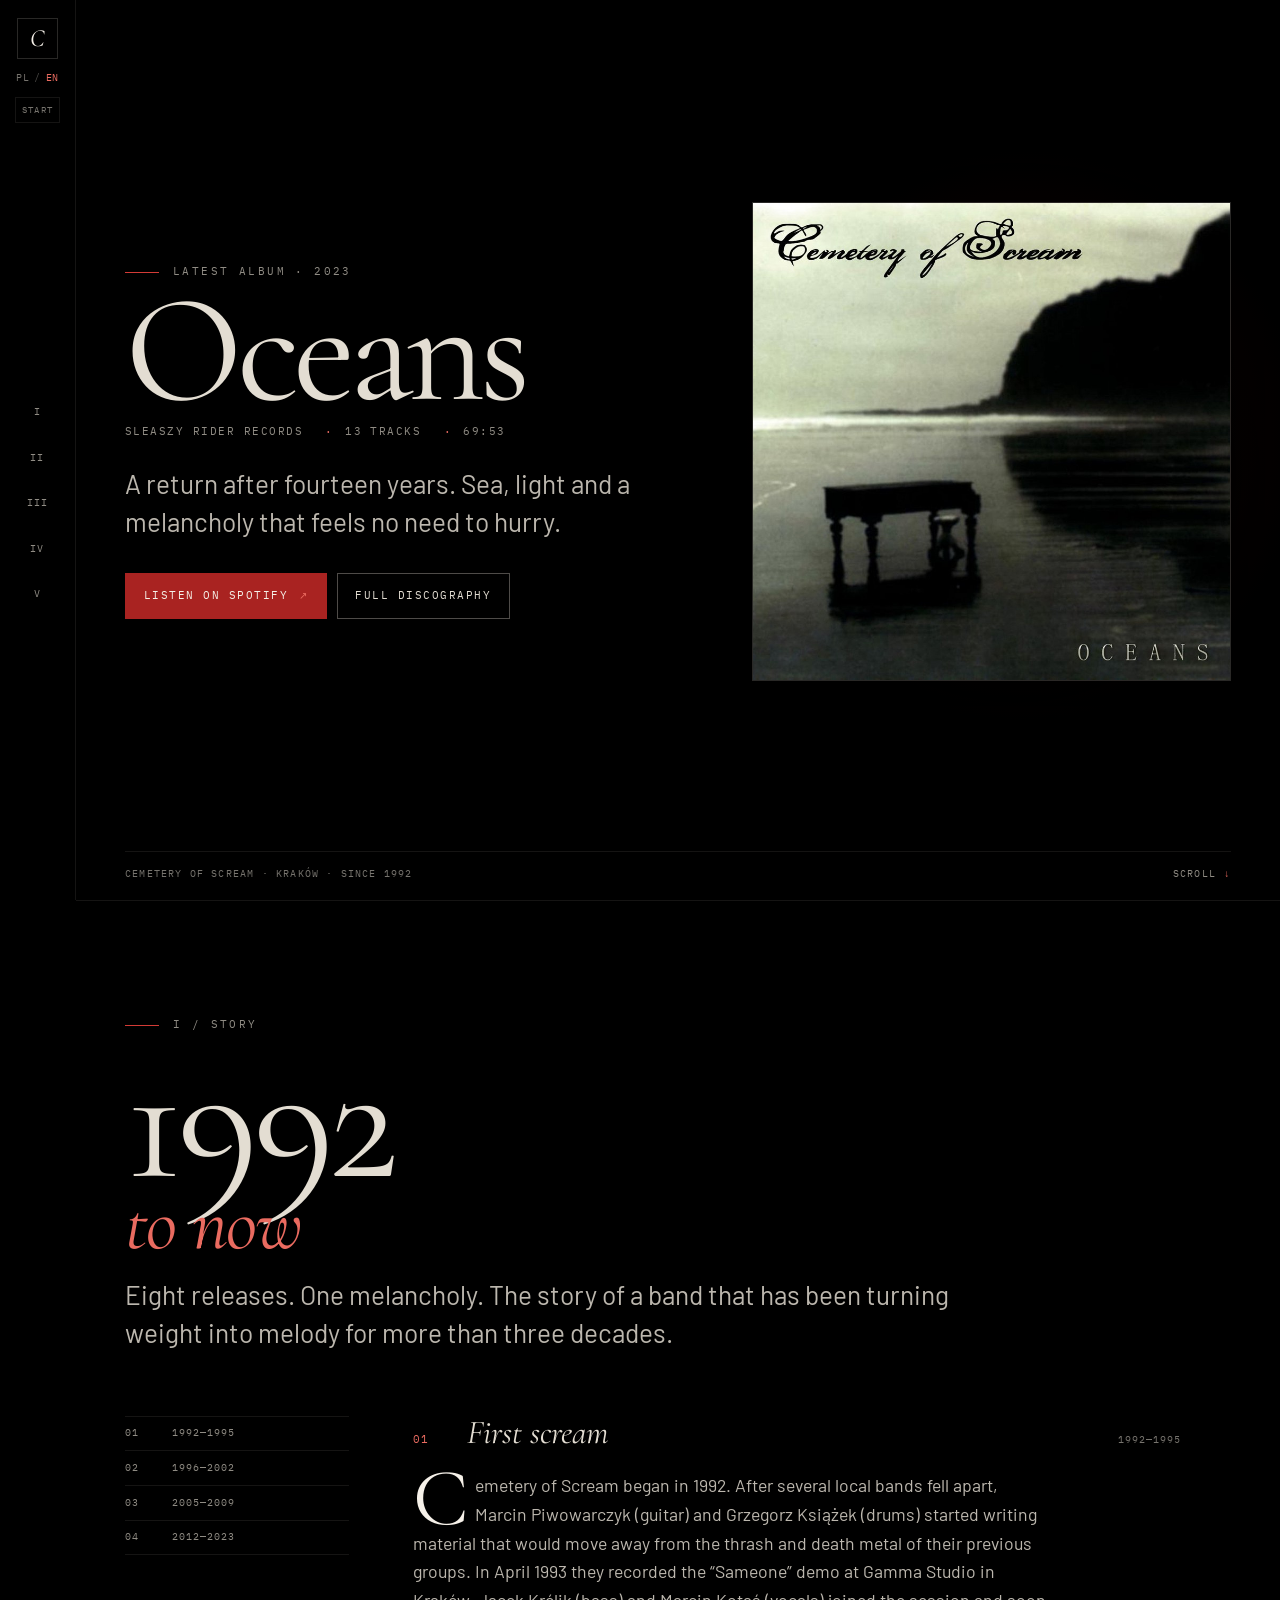
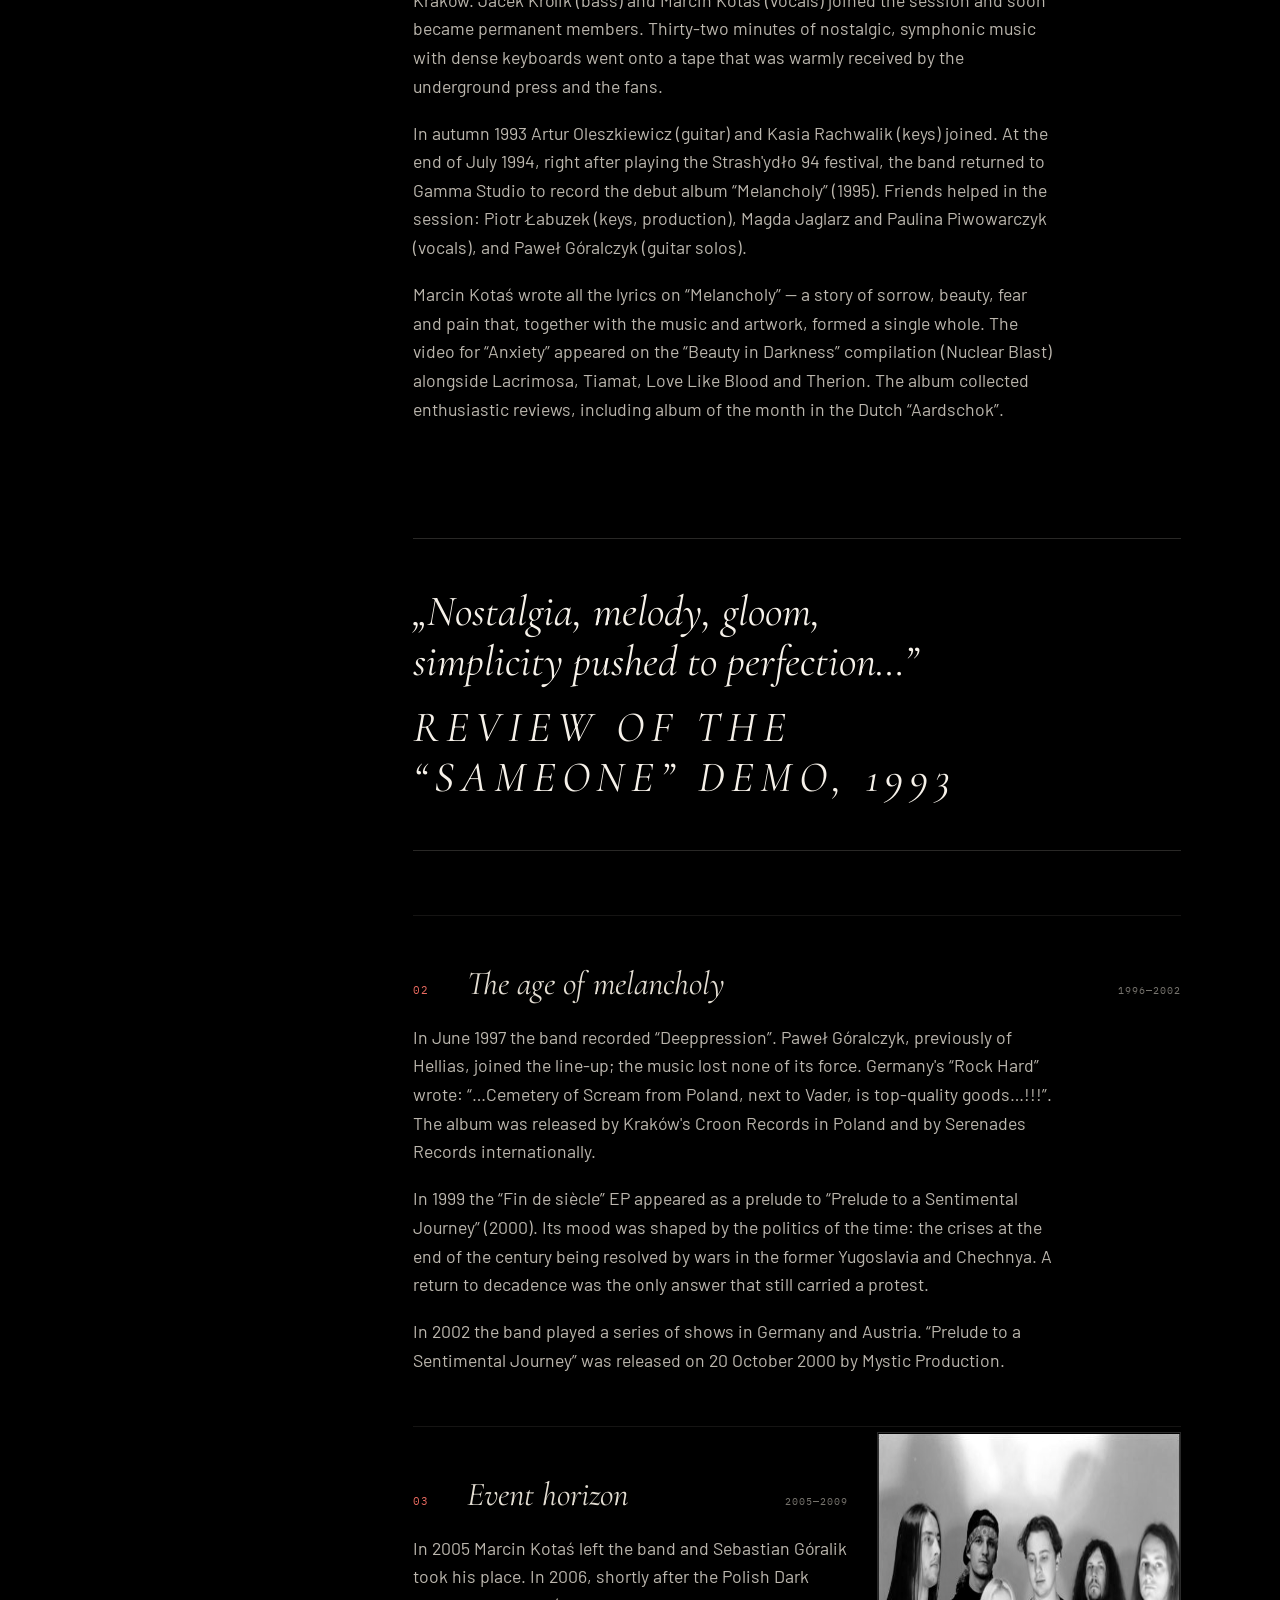
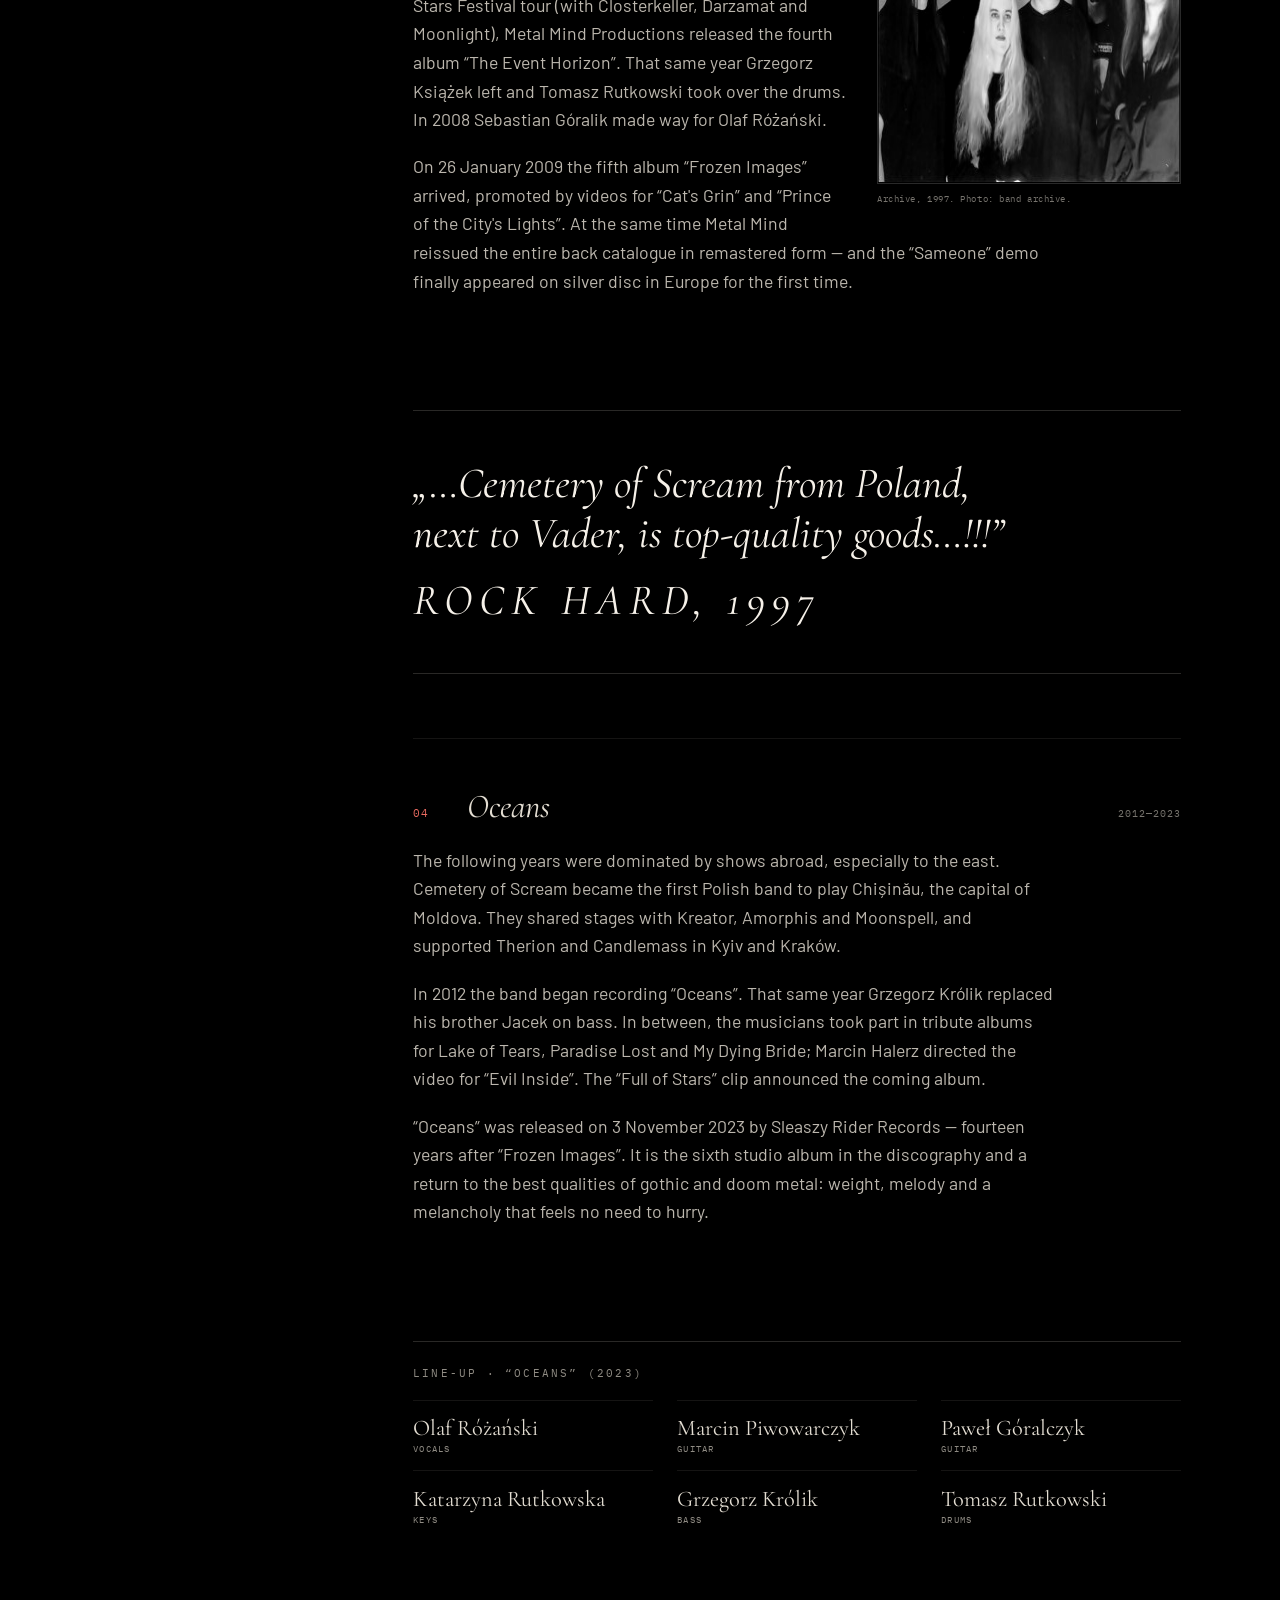
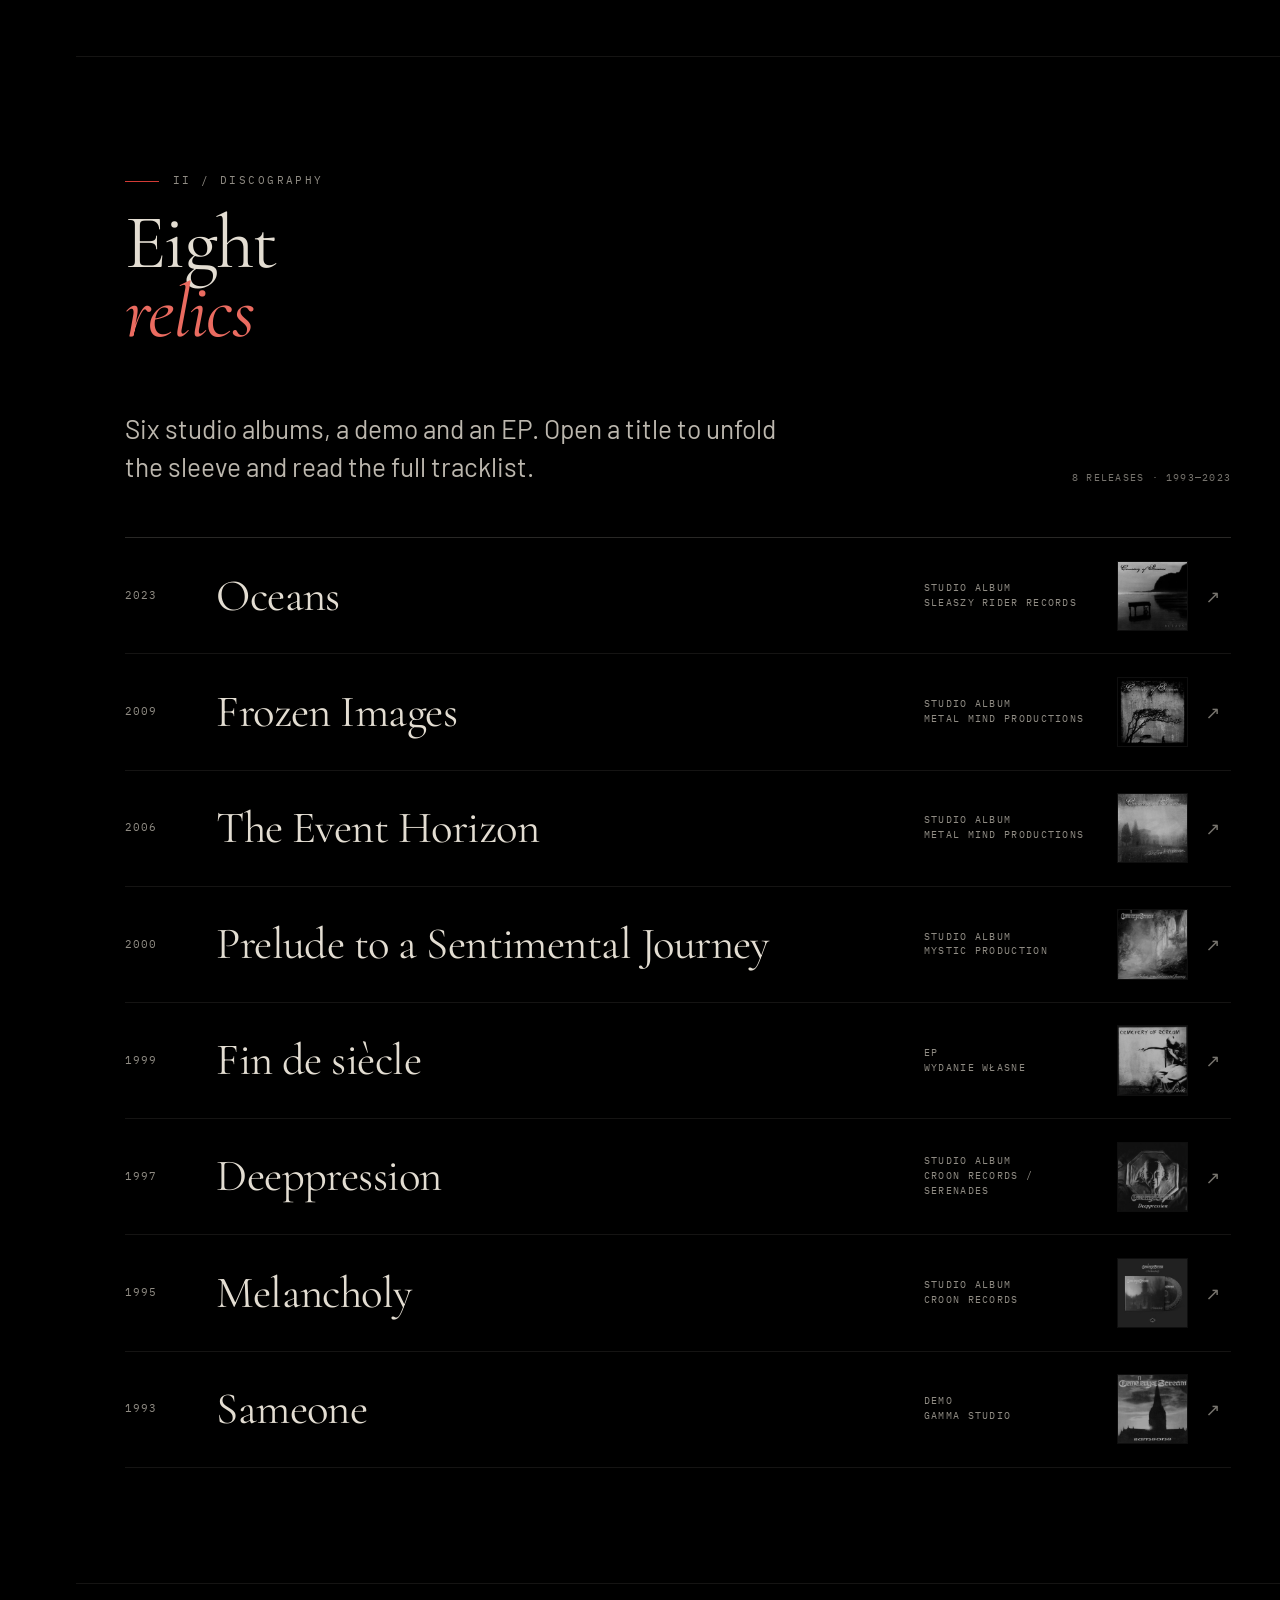
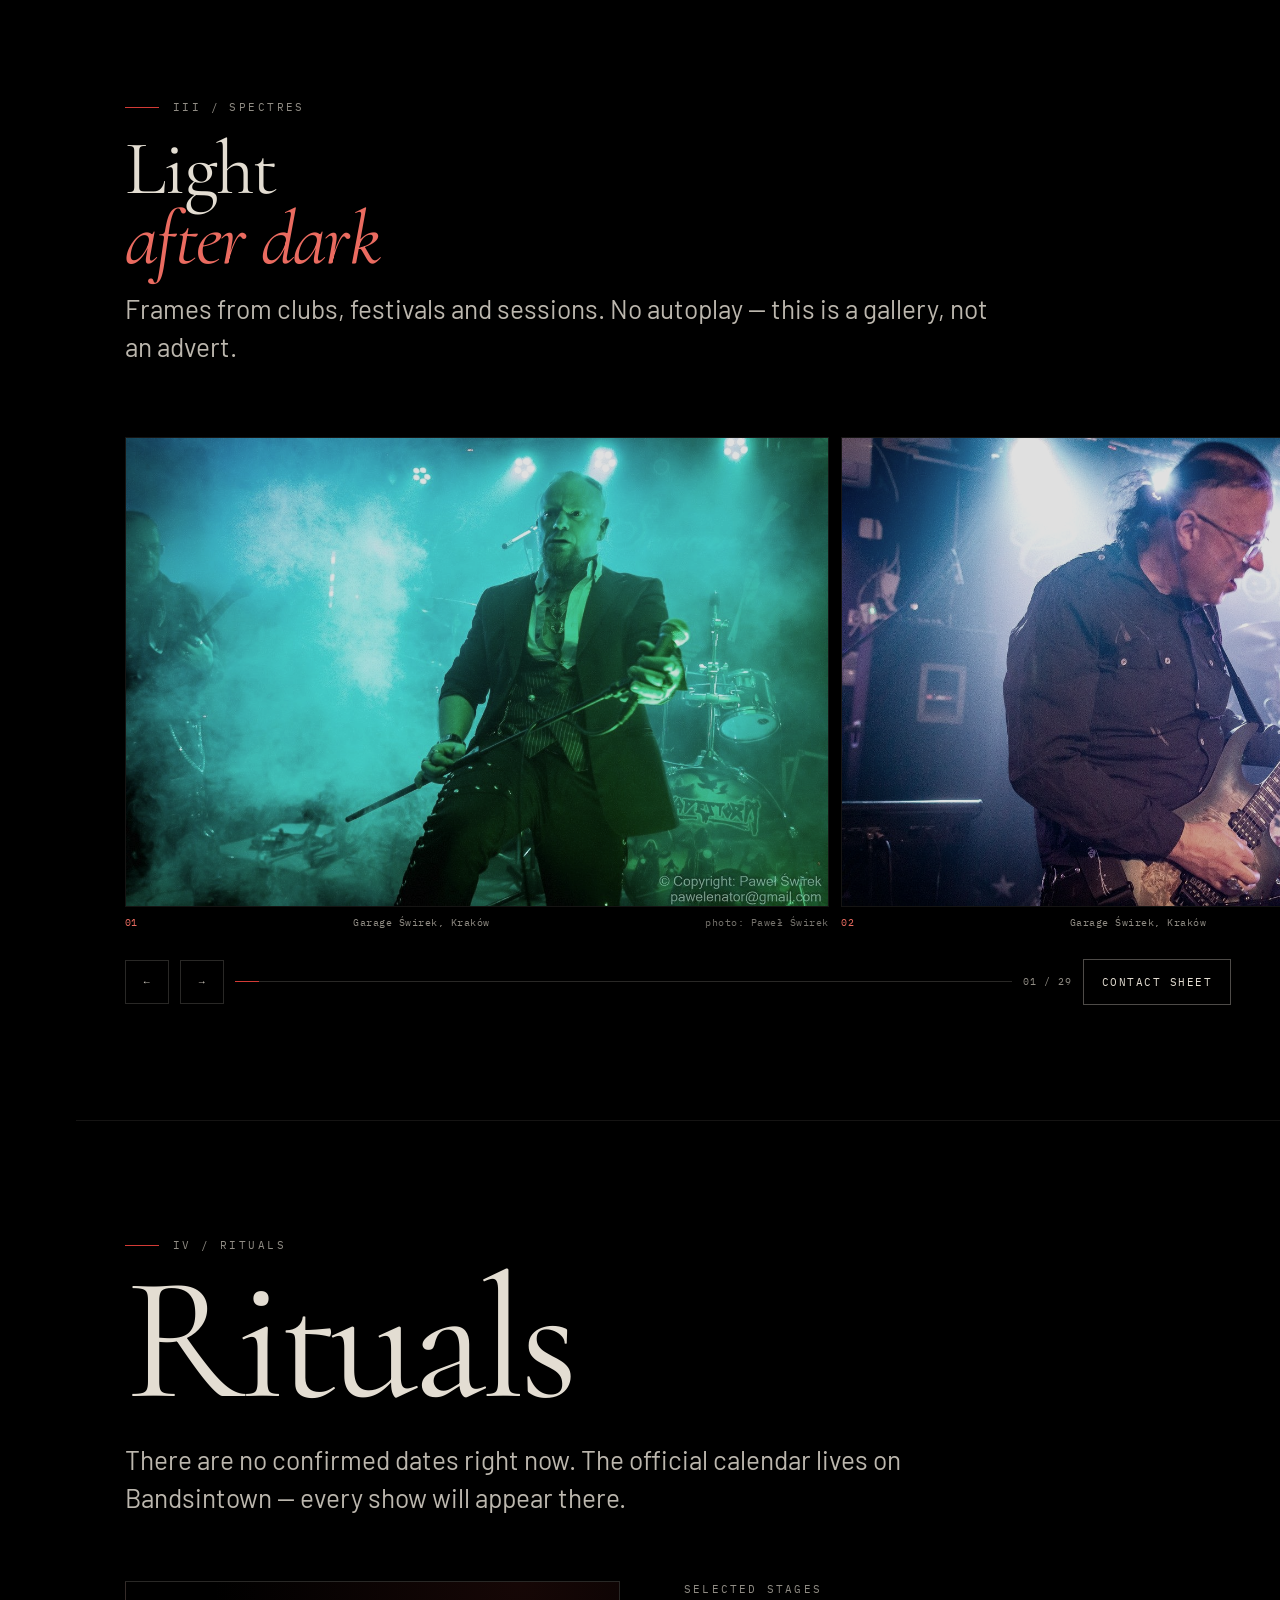
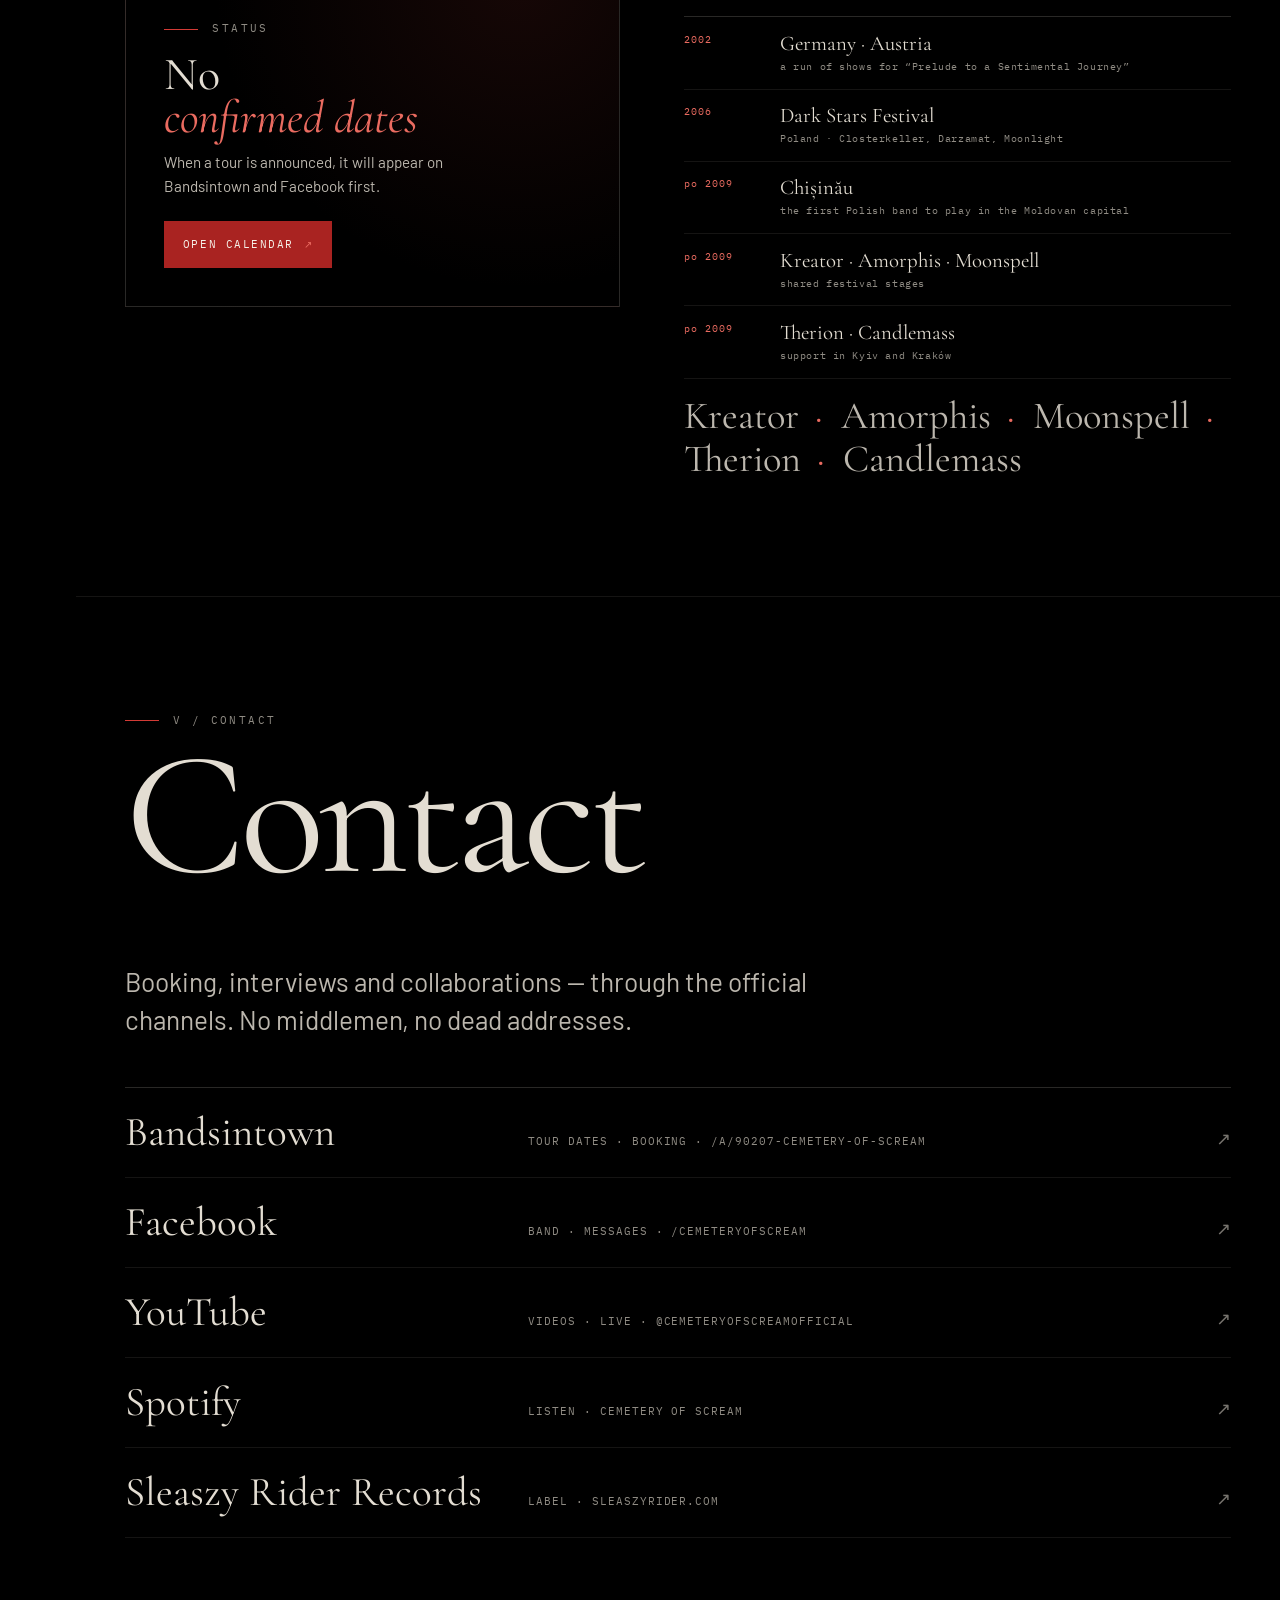
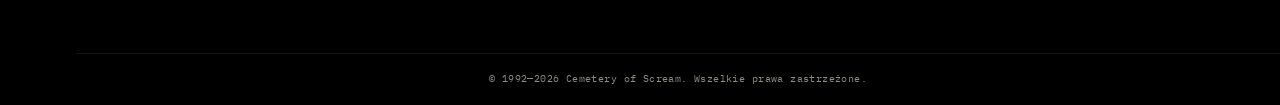
<file: version-3/en/index.html>
<!doctype html>
<html lang="en" class="no-js">
<head>
  <meta charset="utf-8">
  <meta name="viewport" content="width=device-width, initial-scale=1">
  <title>Cemetery of Scream — story, discography, gallery</title>
  <meta name="description" content="The official Cemetery of Scream site: biography, full discography with tracklists, gallery and contact. Kraków, doom / gothic metal, since 1992.">
  <meta name="theme-color" content="#050505">
  <meta name="color-scheme" content="dark">

  <meta property="og:type" content="website">
  <meta property="og:site_name" content="Cemetery of Scream">
  <meta property="og:title" content="Cemetery of Scream — story, discography, gallery">
  <meta property="og:description" content="The official Cemetery of Scream site: biography, full discography with tracklists, gallery and contact. Kraków, doom / gothic metal, since 1992.">
  <meta property="og:image" content="../assets/img/og.jpg">
  <meta property="og:image:width" content="1200">
  <meta property="og:image:height" content="630">
  <meta property="og:image:alt" content="Cemetery of Scream — zespół na czarnym tle">
  <meta name="twitter:card" content="summary_large_image">
  <meta name="twitter:title" content="Cemetery of Scream — story, discography, gallery">
  <meta name="twitter:description" content="The official Cemetery of Scream site: biography, full discography with tracklists, gallery and contact. Kraków, doom / gothic metal, since 1992.">
  <meta name="twitter:image" content="../assets/img/og.jpg">

  <link rel="icon" type="image/png" sizes="32x32" href="../assets/img/icon-32.png">
  <link rel="apple-touch-icon" href="../assets/img/icon-180.png">
  <link rel="manifest" href="../site.webmanifest">
  <link rel="preload" href="../assets/fonts/cormorant-normal-latin.woff2" as="font" type="font/woff2" crossorigin>
  <link rel="stylesheet" href="../assets/css/tokens.css?v=6">
  <link rel="stylesheet" href="../assets/css/site.css?v=6">
  <script>document.documentElement.classList.replace('no-js','js');</script>
  <script type="application/ld+json">{"@context": "https://schema.org", "@type": "MusicGroup", "name": "Cemetery of Scream", "genre": ["Doom metal", "Gothic metal"], "foundingDate": "1992", "foundingLocation": {"@type": "Place", "name": "Kraków, Poland"}, "description": "Cemetery of Scream are a doom / gothic metal band from Kraków, Poland. Biography, discography, gallery and contact.", "sameAs": ["https://www.bandsintown.com/a/90207-cemetery-of-scream", "https://www.facebook.com/cemeteryofscream", "https://youtube.com/@CemeteryOfScreamOfficial", "https://open.spotify.com/artist/0W8QHkPjO1VVeOkDwtJTbN"], "member": [{"@type": "Person", "name": "Olaf Różański", "roleName": "vocals"}, {"@type": "Person", "name": "Marcin Piwowarczyk", "roleName": "guitar"}, {"@type": "Person", "name": "Paweł Góralczyk", "roleName": "guitar"}, {"@type": "Person", "name": "Katarzyna Rutkowska", "roleName": "keys"}, {"@type": "Person", "name": "Grzegorz Królik", "roleName": "bass"}, {"@type": "Person", "name": "Tomasz Rutkowski", "roleName": "drums"}], "album": [{"@type": "MusicAlbum", "name": "Oceans", "datePublished": "2023", "numTracks": 13}, {"@type": "MusicAlbum", "name": "Frozen Images", "datePublished": "2009", "numTracks": 12}, {"@type": "MusicAlbum", "name": "The Event Horizon", "datePublished": "2006", "numTracks": 10}, {"@type": "MusicAlbum", "name": "Prelude to a Sentimental Journey", "datePublished": "2000", "numTracks": 15}, {"@type": "MusicAlbum", "name": "Fin de siècle", "datePublished": "1999", "numTracks": 6}, {"@type": "MusicAlbum", "name": "Deeppression", "datePublished": "1997", "numTracks": 8}, {"@type": "MusicAlbum", "name": "Melancholy", "datePublished": "1995", "numTracks": 18}, {"@type": "MusicAlbum", "name": "Sameone", "datePublished": "1993", "numTracks": 9}]}</script>
</head>
<body data-base="../" data-lang="en">
  <a class="skip" href="#main">Skip to content</a>
  <nav class="rail" aria-label="Page sections">
    <div class="rail__top">
      <a class="rail__mark" href="../index.html" aria-label="Cemetery of Scream — strona startowa">C</a>
      <div class="rail__lang">
        <a href="../pl/index.html" hreflang="pl" >PL</a>
        <span aria-hidden="true">/</span>
        <a href="../en/index.html" hreflang="en" aria-current="page">EN</a>
      </div>
      <a class="rail__start" href="../../index.html" aria-label="Start — project presentation">Start</a>
    </div>
    <div class="rail__nav"><a class="rail__link" href="#historia" data-section="historia" aria-label="I — Story"><span>I</span><span class="rail__label">Story</span></a><a class="rail__link" href="#dyskografia" data-section="dyskografia" aria-label="II — Discography"><span>II</span><span class="rail__label">Discography</span></a><a class="rail__link" href="#widma" data-section="widma" aria-label="III — Spectres"><span>III</span><span class="rail__label">Spectres</span></a><a class="rail__link" href="#rytualy" data-section="rytualy" aria-label="IV — Rituals"><span>IV</span><span class="rail__label">Rituals</span></a><a class="rail__link" href="#kontakt" data-section="kontakt" aria-label="V — Contact"><span>V</span><span class="rail__label">Contact</span></a></div>
  </nav>
  <header class="topbar">
    <a class="topbar__brand" href="#top">
      <span class="topbar__mark" aria-hidden="true">C</span>
      <span class="topbar__name">Cemetery of Scream</span>
    </a>
    <div class="topbar__actions">
      <a class="icon-btn" href="../pl/index.html" hreflang="pl" aria-label="Wersja polska">PL</a>
      <button class="icon-btn" type="button" data-menu-open aria-haspopup="dialog" aria-controls="menu">Menu</button>
    </div>
  </header>
  <dialog class="menu" id="menu" aria-labelledby="menu-title">
    <div class="menu__inner">
      <div class="menu__head">
        <p class="mono" id="menu-title">Cemetery of Scream</p>
        <button class="icon-btn" type="button" data-menu-close aria-label="Close">✕</button>
      </div>
      <nav class="menu__nav" aria-label="Page sections"><a class="menu__link" href="../../index.html" aria-label="Start — project presentation">Start<span>00</span></a><a class="menu__link" href="#historia" data-menu-link aria-label="Story">Story<span>I</span></a><a class="menu__link" href="#dyskografia" data-menu-link aria-label="Discography">Discography<span>II</span></a><a class="menu__link" href="#widma" data-menu-link aria-label="Spectres">Spectres<span>III</span></a><a class="menu__link" href="#rytualy" data-menu-link aria-label="Rituals">Rituals<span>IV</span></a><a class="menu__link" href="#kontakt" data-menu-link aria-label="Contact">Contact<span>V</span></a></nav>
    </div>
  </dialog>

  <div class="page">
    <main id="main">
      <section class="hero" id="top" aria-labelledby="hero-title">
      <div class="hero__grid">
        <div class="hero__copy">
          <h1 class="sr-only">Cemetery of Scream — doom / gothic metal, Kraków</h1>
          <p class="eyebrow">Latest album · 2023</p>
          <h2 class="hero__title" id="hero-title">Oceans</h2>
          <div class="hero__meta">
            <span>Sleaszy Rider Records</span>
            <span>13 tracks</span>
            <span>69:53</span>
          </div>
          <p class="hero__lede">A return after fourteen years. Sea, light and a melancholy that feels no need to hurry.</p>
          <div class="hero__actions">
            <a class="btn btn--accent" href="https://open.spotify.com/artist/0W8QHkPjO1VVeOkDwtJTbN" rel="me">Listen on Spotify <span class="btn__arrow" aria-hidden="true">↗</span></a>
            <a class="btn" href="#dyskografia">Full discography</a>
          </div>
        </div>
        <div class="hero__art">
          <div class="hero__disc" aria-hidden="true"></div>
          <img class="hero__cover" src="../assets/img/covers/oceans.jpg" width="900" height="900"
               alt="Okładka albumu Oceans (2023)" fetchpriority="high" decoding="async">
        </div>
      </div>
      <div class="hero__foot">
        <span>Cemetery of Scream · Kraków · since 1992</span>
        <a class="hero__scroll" href="#historia">Scroll</a>
      </div>
    </section>
      <section class="section" id="historia" aria-labelledby="bio-title">
      <div class="section__inner">
        <header class="section__head">
          <p class="eyebrow">I / Story</p>
          <h2 class="section__title" id="bio-title"><span class="section__title--mega">1992</span><br><em>to now</em></h2>
          <p class="section__lede">Eight releases. One melancholy. The story of a band that has been turning weight into melody for more than three decades.</p>
        </header>
        <div class="bio">
          <nav class="bio__index" aria-label="Rozdziały historii"><a href="#ch-1" data-bio-link="ch-1" aria-label="Chapter 01: 1992—1995"><span>01</span><span>1992—1995</span></a><a href="#ch-2" data-bio-link="ch-2" aria-label="Chapter 02: 1996—2002"><span>02</span><span>1996—2002</span></a><a href="#ch-3" data-bio-link="ch-3" aria-label="Chapter 03: 2005—2009"><span>03</span><span>2005—2009</span></a><a href="#ch-4" data-bio-link="ch-4" aria-label="Chapter 04: 2012—2023"><span>04</span><span>2012—2023</span></a></nav>
          <div class="bio__body">
            <article class="chapter" id="ch-1">
          <header class="chapter__head">
            <span class="chapter__num">01</span>
            <h3 class="chapter__title">First scream</h3>
            <span class="chapter__years">1992—1995</span>
          </header>
          <p><span class="dropcap">C</span>emetery of Scream began in 1992. After several local bands fell apart, Marcin Piwowarczyk (guitar) and Grzegorz Książek (drums) started writing material that would move away from the thrash and death metal of their previous groups. In April 1993 they recorded the “Sameone” demo at Gamma Studio in Kraków. Jacek Królik (bass) and Marcin Kotaś (vocals) joined the session and soon became permanent members. Thirty-two minutes of nostalgic, symphonic music with dense keyboards went onto a tape that was warmly received by the underground press and the fans.</p><p>In autumn 1993 Artur Oleszkiewicz (guitar) and Kasia Rachwalik (keys) joined. At the end of July 1994, right after playing the Strash'ydło 94 festival, the band returned to Gamma Studio to record the debut album “Melancholy” (1995). Friends helped in the session: Piotr Łabuzek (keys, production), Magda Jaglarz and Paulina Piwowarczyk (vocals), and Paweł Góralczyk (guitar solos).</p><p>Marcin Kotaś wrote all the lyrics on “Melancholy” — a story of sorrow, beauty, fear and pain that, together with the music and artwork, formed a single whole. The video for “Anxiety” appeared on the “Beauty in Darkness” compilation (Nuclear Blast) alongside Lacrimosa, Tiamat, Love Like Blood and Therion. The album collected enthusiastic reviews, including album of the month in the Dutch “Aardschok”.</p>
        </article><blockquote class="pullquote">
          <p>„Nostalgia, melody, gloom, simplicity pushed to perfection…”</p>
          <p class="pullquote__source">Review of the “Sameone” demo, 1993</p>
        </blockquote><article class="chapter" id="ch-2">
          <header class="chapter__head">
            <span class="chapter__num">02</span>
            <h3 class="chapter__title">The age of melancholy</h3>
            <span class="chapter__years">1996—2002</span>
          </header>
          <p>In June 1997 the band recorded “Deeppression”. Paweł Góralczyk, previously of Hellias, joined the line-up; the music lost none of its force. Germany's “Rock Hard” wrote: “…Cemetery of Scream from Poland, next to Vader, is top-quality goods…!!!”. The album was released by Kraków's Croon Records in Poland and by Serenades Records internationally.</p><p>In 1999 the “Fin de siècle” EP appeared as a prelude to “Prelude to a Sentimental Journey” (2000). Its mood was shaped by the politics of the time: the crises at the end of the century being resolved by wars in the former Yugoslavia and Chechnya. A return to decadence was the only answer that still carried a protest.</p><p>In 2002 the band played a series of shows in Germany and Austria. “Prelude to a Sentimental Journey” was released on 20 October 2000 by Mystic Production.</p>
        </article><figure class="bio__figure">
          <img src="../assets/img/gallery/full/archive-1997.jpg" width="502" height="352"
               alt="Portrait of Cemetery of Scream from 1997" loading="lazy" decoding="async">
          <figcaption>Archive, 1997. Photo: band archive.</figcaption>
        </figure><article class="chapter" id="ch-3">
          <header class="chapter__head">
            <span class="chapter__num">03</span>
            <h3 class="chapter__title">Event horizon</h3>
            <span class="chapter__years">2005—2009</span>
          </header>
          <p>In 2005 Marcin Kotaś left the band and Sebastian Góralik took his place. In 2006, shortly after the Polish Dark Stars Festival tour (with Closterkeller, Darzamat and Moonlight), Metal Mind Productions released the fourth album “The Event Horizon”. That same year Grzegorz Książek left and Tomasz Rutkowski took over the drums. In 2008 Sebastian Góralik made way for Olaf Różański.</p><p>On 26 January 2009 the fifth album “Frozen Images” arrived, promoted by videos for “Cat's Grin” and “Prince of the City's Lights”. At the same time Metal Mind reissued the entire back catalogue in remastered form — and the “Sameone” demo finally appeared on silver disc in Europe for the first time.</p>
        </article><blockquote class="pullquote">
          <p>„…Cemetery of Scream from Poland, next to Vader, is top-quality goods…!!!”</p>
          <p class="pullquote__source">Rock Hard, 1997</p>
        </blockquote><article class="chapter" id="ch-4">
          <header class="chapter__head">
            <span class="chapter__num">04</span>
            <h3 class="chapter__title">Oceans</h3>
            <span class="chapter__years">2012—2023</span>
          </header>
          <p>The following years were dominated by shows abroad, especially to the east. Cemetery of Scream became the first Polish band to play Chișinău, the capital of Moldova. They shared stages with Kreator, Amorphis and Moonspell, and supported Therion and Candlemass in Kyiv and Kraków.</p><p>In 2012 the band began recording “Oceans”. That same year Grzegorz Królik replaced his brother Jacek on bass. In between, the musicians took part in tribute albums for Lake of Tears, Paradise Lost and My Dying Bride; Marcin Halerz directed the video for “Evil Inside”. The “Full of Stars” clip announced the coming album.</p><p>“Oceans” was released on 3 November 2023 by Sleaszy Rider Records — fourteen years after “Frozen Images”. It is the sixth studio album in the discography and a return to the best qualities of gothic and doom metal: weight, melody and a melancholy that feels no need to hurry.</p>
        </article>
            <div class="lineup">
              <p class="lineup__title">Line-up · “Oceans” (2023)</p>
              <div class="lineup__grid"><div class="lineup__item"><p class="lineup__name">Olaf Różański</p><p class="lineup__role">vocals</p></div><div class="lineup__item"><p class="lineup__name">Marcin Piwowarczyk</p><p class="lineup__role">guitar</p></div><div class="lineup__item"><p class="lineup__name">Paweł Góralczyk</p><p class="lineup__role">guitar</p></div><div class="lineup__item"><p class="lineup__name">Katarzyna Rutkowska</p><p class="lineup__role">keys</p></div><div class="lineup__item"><p class="lineup__name">Grzegorz Królik</p><p class="lineup__role">bass</p></div><div class="lineup__item"><p class="lineup__name">Tomasz Rutkowski</p><p class="lineup__role">drums</p></div></div>
            </div>
          </div>
        </div>
      </div>
    </section>
      <section class="section" id="dyskografia" aria-labelledby="disco-title">
      <div class="section__inner">
        <header class="section__head">
          <p class="eyebrow">II / Discography</p>
          <h2 class="section__title" id="disco-title">Eight<br><em>relics</em></h2>
        </header>
        <div class="disco__intro">
          <p class="section__lede">Six studio albums, a demo and an EP. Open a title to unfold the sleeve and read the full tracklist.</p>
          <p class="disco__counter">8 releases · 1993—2023</p>
        </div>
        <ol class="releases"><li>
          <button class="release" type="button" data-release="oceans" aria-haspopup="dialog" aria-controls="release-dialog">
            <span class="release__year">2023</span>
            <span class="release__title">Oceans</span>
            <span class="release__type">studio album<br>Sleaszy Rider Records</span>
            <img class="release__thumb" src="../assets/img/covers/thumbs/oceans.jpg" alt="" width="200" height="200" loading="lazy" decoding="async">
            <span class="release__arrow" aria-hidden="true">↗</span>
          </button>
        </li><li>
          <button class="release" type="button" data-release="frozen-images" aria-haspopup="dialog" aria-controls="release-dialog">
            <span class="release__year">2009</span>
            <span class="release__title">Frozen Images</span>
            <span class="release__type">studio album<br>Metal Mind Productions</span>
            <img class="release__thumb" src="../assets/img/covers/thumbs/frozen-images.jpg" alt="" width="200" height="200" loading="lazy" decoding="async">
            <span class="release__arrow" aria-hidden="true">↗</span>
          </button>
        </li><li>
          <button class="release" type="button" data-release="the-event-horizon" aria-haspopup="dialog" aria-controls="release-dialog">
            <span class="release__year">2006</span>
            <span class="release__title">The Event Horizon</span>
            <span class="release__type">studio album<br>Metal Mind Productions</span>
            <img class="release__thumb" src="../assets/img/covers/thumbs/event-horizon.jpg" alt="" width="200" height="200" loading="lazy" decoding="async">
            <span class="release__arrow" aria-hidden="true">↗</span>
          </button>
        </li><li>
          <button class="release" type="button" data-release="prelude" aria-haspopup="dialog" aria-controls="release-dialog">
            <span class="release__year">2000</span>
            <span class="release__title">Prelude to a Sentimental Journey</span>
            <span class="release__type">studio album<br>Mystic Production</span>
            <img class="release__thumb" src="../assets/img/covers/thumbs/prelude.jpg" alt="" width="200" height="200" loading="lazy" decoding="async">
            <span class="release__arrow" aria-hidden="true">↗</span>
          </button>
        </li><li>
          <button class="release" type="button" data-release="fin-de-siecle" aria-haspopup="dialog" aria-controls="release-dialog">
            <span class="release__year">1999</span>
            <span class="release__title">Fin de siècle</span>
            <span class="release__type">EP<br>wydanie własne</span>
            <img class="release__thumb" src="../assets/img/covers/thumbs/fin-de-siecle.jpg" alt="" width="200" height="200" loading="lazy" decoding="async">
            <span class="release__arrow" aria-hidden="true">↗</span>
          </button>
        </li><li>
          <button class="release" type="button" data-release="deeppression" aria-haspopup="dialog" aria-controls="release-dialog">
            <span class="release__year">1997</span>
            <span class="release__title">Deeppression</span>
            <span class="release__type">studio album<br>Croon Records / Serenades</span>
            <img class="release__thumb" src="../assets/img/covers/thumbs/deeppression.jpg" alt="" width="200" height="200" loading="lazy" decoding="async">
            <span class="release__arrow" aria-hidden="true">↗</span>
          </button>
        </li><li>
          <button class="release" type="button" data-release="melancholy" aria-haspopup="dialog" aria-controls="release-dialog">
            <span class="release__year">1995</span>
            <span class="release__title">Melancholy</span>
            <span class="release__type">studio album<br>Croon Records</span>
            <img class="release__thumb" src="../assets/img/covers/thumbs/melancholy-2021.jpg" alt="" width="200" height="200" loading="lazy" decoding="async">
            <span class="release__arrow" aria-hidden="true">↗</span>
          </button>
        </li><li>
          <button class="release" type="button" data-release="sameone" aria-haspopup="dialog" aria-controls="release-dialog">
            <span class="release__year">1993</span>
            <span class="release__title">Sameone</span>
            <span class="release__type">demo<br>Gamma Studio</span>
            <img class="release__thumb" src="../assets/img/covers/thumbs/sameone.jpg" alt="" width="200" height="200" loading="lazy" decoding="async">
            <span class="release__arrow" aria-hidden="true">↗</span>
          </button>
        </li></ol>
        <noscript>
          <div class="ns-disco">
            <h3>Pełna dyskografia / Full discography</h3>
            <details>
          <summary>2023 — Oceans <span>studio album · Sleaszy Rider Records</span></summary>
          <img src="../assets/img/covers/oceans.jpg" alt="Okładka: Oceans" width="900" height="900" loading="lazy">
          <p>The sixth studio album and a return after fourteen years. Sea, light and a melancholy that feels no need to hurry. Recorded with Olaf Różański, Marcin Piwowarczyk, Paweł Góralczyk, Katarzyna Rutkowska, Grzegorz Królik and Tomasz Rutkowski.</p>
          <ol class="ns-tracks"><li><span>01</span> Oceans <span>02:15</span></li><li><span>02</span> In the Blue <span>06:45</span></li><li><span>03</span> Along the Coast <span>03:03</span></li><li><span>04</span> Sunken Bells on Num-Yabisc <span>05:59</span></li><li><span>05</span> Aquarius <span>06:55</span></li><li><span>06</span> House of the Fading Sun <span>06:43</span></li><li><span>07</span> Time to Let You Go <span>06:28</span></li><li><span>08</span> It's Full of Stars <span>05:34</span></li><li><span>09</span> Opening of the Mouth <span>05:50</span></li><li><span>10</span> September Folk <span>06:16</span></li><li><span>11</span> I Shine <span>05:27</span></li><li><span>12</span> Final Experience <span>06:18</span></li><li><span>13</span> Everything Rhymes Goodnight <span>02:20</span></li></ol>
        </details><details>
          <summary>2009 — Frozen Images <span>studio album · Metal Mind Productions</span></summary>
          <img src="../assets/img/covers/frozen-images.jpg" alt="Okładka: Frozen Images" width="900" height="900" loading="lazy">
          <p>The first album with Olaf Różański on vocals. “Cat's Grin” and “Prince of the City's Lights” received videos, while Metal Mind reissued the entire back catalogue alongside it.</p>
          <ol class="ns-tracks"><li><span>01</span> Bluebird <span>05:53</span></li><li><span>02</span> Prince of the City's Lights <span>06:03</span></li><li><span>03</span> Cat's Grin <span>04:18</span></li><li><span>04</span> The Bridge of Ashes <span>06:36</span></li><li><span>05</span> In Your Blood <span>05:51</span></li><li><span>06</span> Golden Lullaby <span>05:46</span></li><li><span>07</span> Ritual Fire Dance <span>04:29</span></li><li><span>08</span> Black Flowers <span>04:46</span></li><li><span>09</span> A Million as One (As a Million) <span>04:48</span></li><li><span>10</span> Geisha Out of Dreams <span>05:29</span></li><li><span>11</span> Sapphire Sun <span>06:41</span></li><li><span>12</span> Night in White Satin (The Moody Blues cover) <span>04:22</span></li></ol>
        </details><details>
          <summary>2006 — The Event Horizon <span>studio album · Metal Mind Productions</span></summary>
          <img src="../assets/img/covers/event-horizon.jpg" alt="Okładka: The Event Horizon" width="900" height="900" loading="lazy">
          <p>The fourth album and the first full return after six years. Recorded after the Dark Stars Festival tour, with Sebastian Góralik on vocals and Tomasz Rutkowski on drums.</p>
          <ol class="ns-tracks"><li><span>01</span> Prophet <span>06:11</span></li><li><span>02</span> Ganges <span>06:20</span></li><li><span>03</span> Komatrance <span>03:44</span></li><li><span>04</span> On the Border <span>03:49</span></li><li><span>05</span> Cold Obsession in My Eyes <span>06:39</span></li><li><span>06</span> Absinthe <span>04:16</span></li><li><span>07</span> The Secret Window <span>03:50</span></li><li><span>08</span> Burial Ground <span>05:10</span></li><li><span>09</span> In His Room <span>03:59</span></li><li><span>10</span> Where Next? <span>01:16</span></li></ol>
        </details><details>
          <summary>2000 — Prelude to a Sentimental Journey <span>studio album · Mystic Production</span></summary>
          <img src="../assets/img/covers/prelude.jpg" alt="Okładka: Prelude to a Sentimental Journey" width="900" height="900" loading="lazy">
          <p>The most expansive album of the Mystic Production era: fifteen tracks, long-form suites and Porcupine Tree's “Radioactive Toy” as an edition bonus.</p>
          <ol class="ns-tracks"><li><span>01</span> Time Is Shadow <span>02:03</span></li><li><span>02</span> Haila <span>05:37</span></li><li><span>03</span> In the Cemetery Garden <span>02:00</span></li><li><span>04</span> The Ray of Cry <span>05:19</span></li><li><span>05</span> Overcall <span>04:08</span></li><li><span>06</span> The Chess at the Foot of the Mountain <span>01:17</span></li><li><span>07</span> Cult <span>05:55</span></li><li><span>08</span> A Game of Chess <span>05:10</span></li><li><span>09</span> Colder than Ever <span>04:30</span></li><li><span>10</span> The Hourglass <span>04:35</span></li><li><span>11</span> Towards to the Final Consciousness <span>01:40</span></li><li><span>12</span> Bridge to a Desert <span>04:31</span></li><li><span>13</span> Fall <span>05:40</span></li><li><span>14</span> When the Sun's Born Red <span>03:17</span></li><li><span>15</span> Radioactive Toy (Porcupine Tree cover) <span>05:49</span></li></ol>
        </details><details>
          <summary>1999 — Fin de siècle <span>EP · wydanie własne</span></summary>
          <img src="../assets/img/covers/fin-de-siecle.jpg" alt="Okładka: Fin de siècle" width="900" height="900" loading="lazy">
          <p>Six tracks as a prelude to “Prelude to a Sentimental Journey”. Inspired by the wars at the end of the century: the Balkans and Chechnya. A return to decadence as the only answer that still protests.</p>
          <ol class="ns-tracks"><li><span>01</span> Colder Than Ever <span>06:18</span></li><li><span>02</span> Descent <span>03:11</span></li><li><span>03</span> Insincere <span>05:54</span></li><li><span>04</span> Introduction: Dimension Zero <span>00:48</span></li><li><span>05</span> Radioactive Toy (Porcupine Tree cover) <span>05:48</span></li><li><span>06</span> Apocalyptic Visions (Part III) <span>04:24</span></li></ol>
        </details><details>
          <summary>1997 — Deeppression <span>studio album · Croon Records / Serenades</span></summary>
          <img src="../assets/img/covers/deeppression.jpg" alt="Okładka: Deeppression" width="900" height="900" loading="lazy">
          <p>Heavier and more direct than the debut. Germany's “Rock Hard” wrote: “Cemetery of Scream from Poland, next to Vader, is top-quality goods.”</p>
          <ol class="ns-tracks"><li><span>01</span> Whisper / Touch <span>07:40</span></li><li><span>02</span> Breeze <span>07:40</span></li><li><span>03</span> Episode Man <span>04:39</span></li><li><span>04</span> Ironic <span>05:09</span></li><li><span>05</span> Walkin' on Air <span>04:57</span></li><li><span>06</span> Reveal the Rainbow <span>05:51</span></li><li><span>07</span> Cruel <span>06:39</span></li><li><span>08</span> Float to Escape <span>05:30</span></li></ol>
        </details><details>
          <summary>1995 — Melancholy <span>studio album · Croon Records</span></summary>
          <img src="../assets/img/covers/melancholy-2021.jpg" alt="Okładka: Melancholy" width="900" height="900" loading="lazy">
          <p>The debut that brought the “Anxiety” video and a place on “Beauty in Darkness” next to Lacrimosa, Tiamat and Therion. Shown here in Avantgarde Music's expanded eighteen-track 2021 edition; the 1995 original had twelve tracks.</p>
          <ol class="ns-tracks"><li><span>01</span> Prologue <span>02:54</span></li><li><span>02</span> Melancholy <span>06:08</span></li><li><span>03</span> Interlude <span>02:36</span></li><li><span>04</span> Dolor Ante Lucem <span>04:43</span></li><li><span>05</span> Interlude II <span>03:10</span></li><li><span>06</span> Gods of Steel <span>06:01</span></li><li><span>07</span> And just the birds.. <span>02:46</span></li><li><span>08</span> Apocalyptic Visions (II) <span>05:26</span></li><li><span>09</span> Anxiety <span>07:54</span></li><li><span>10</span> Interlude III <span>02:38</span></li><li><span>11</span> Landscape of Sadness <span>04:36</span></li><li><span>12</span> Lost Flowers <span>04:43</span></li><li><span>13</span> Interlude IV <span>01:26</span></li><li><span>14</span> Violet Fields of Extinction <span>05:32</span></li><li><span>15</span> Interlude V <span>00:44</span></li><li><span>16</span> Epilogue <span>02:58</span></li><li><span>17</span> The Shadow of Notre Dame Cathedral <span>05:35</span></li><li><span>18</span> Melancholy (Orchestral version) <span>04:44</span></li></ol>
        </details><details>
          <summary>1993 — Sameone <span>demo · Gamma Studio</span></summary>
          <img src="../assets/img/covers/sameone.jpg" alt="Okładka: Sameone" width="900" height="900" loading="lazy">
          <p>The tape that opened the chapter: 32 minutes of symphonic doom death metal with dense keyboards, recorded in April 1993 at Gamma Studio in Kraków.</p>
          <ol class="ns-tracks"><li><span>01</span> Intro (Ebony Tears) <span>02:22</span></li><li><span>02</span> The Shadow of Notre Dame Cathedral <span>03:46</span></li><li><span>03</span> Sleeping in the Mystical World <span>02:04</span></li><li><span>04</span> Procession of the Time <span>06:18</span></li><li><span>05</span> Apocaliptic Visions <span>00:48</span></li><li><span>06</span> Unfathomable Truth <span>05:52</span></li><li><span>07</span> Cry of Soul <span>03:06</span></li><li><span>08</span> In the Eternal Sin <span>05:18</span></li><li><span>09</span> Outro (Requiem) <span>01:53</span></li></ol>
        </details>
          </div>
        </noscript>
      </div>
    </section>
      <section class="section" id="widma" aria-labelledby="gallery-title">
      <div class="section__inner">
        <header class="section__head">
          <p class="eyebrow">III / Spectres</p>
          <h2 class="section__title" id="gallery-title">Light<br><em>after dark</em></h2>
          <p class="section__lede">Frames from clubs, festivals and sessions. No autoplay — this is a gallery, not an advert.</p>
        </header>

        <div class="reel-wrap">
          <div class="reel" id="reel" role="region" aria-label="Reel" tabindex="0">
            <figure class="frame">
          <button class="frame__btn" type="button" data-photo="0"
                  aria-label="Open photo: Vocalist in green stage light">
            <img src="../assets/img/gallery/full/garage-01.jpg" width="1279" height="853"
                 alt="Vocalist in green stage light" loading="lazy" decoding="async">
          </button>
          <figcaption><span class="frame__n">01</span><span>Garage Świrek, Kraków</span><span class="frame__credit">photo: Paweł Świrek</span></figcaption>
        </figure><figure class="frame">
          <button class="frame__btn" type="button" data-photo="1"
                  aria-label="Open photo: Guitarist at the edge of the stage">
            <img src="../assets/img/gallery/full/garage-02.jpg" width="1279" height="853"
                 alt="Guitarist at the edge of the stage" loading="lazy" decoding="async">
          </button>
          <figcaption><span class="frame__n">02</span><span>Garage Świrek, Kraków</span><span class="frame__credit">photo: Paweł Świrek</span></figcaption>
        </figure><figure class="frame">
          <button class="frame__btn" type="button" data-photo="2"
                  aria-label="Open photo: Katarzyna Rutkowska at the keyboards">
            <img src="../assets/img/gallery/full/garage-03.jpg" width="1279" height="853"
                 alt="Katarzyna Rutkowska at the keyboards" loading="lazy" decoding="async">
          </button>
          <figcaption><span class="frame__n">03</span><span>Garage Świrek, Kraków</span><span class="frame__credit">photo: Paweł Świrek</span></figcaption>
        </figure><figure class="frame">
          <button class="frame__btn" type="button" data-photo="3"
                  aria-label="Open photo: Vocalist with a microphone, close-up">
            <img src="../assets/img/gallery/full/garage-04.jpg" width="1279" height="853"
                 alt="Vocalist with a microphone, close-up" loading="lazy" decoding="async">
          </button>
          <figcaption><span class="frame__n">04</span><span>Garage Świrek, Kraków</span><span class="frame__credit">photo: Paweł Świrek</span></figcaption>
        </figure><figure class="frame">
          <button class="frame__btn" type="button" data-photo="4"
                  aria-label="Open photo: Guitarist in a spotlight">
            <img src="../assets/img/gallery/full/garage-05.jpg" width="1279" height="853"
                 alt="Guitarist in a spotlight" loading="lazy" decoding="async">
          </button>
          <figcaption><span class="frame__n">05</span><span>Garage Świrek, Kraków</span><span class="frame__credit">photo: Paweł Świrek</span></figcaption>
        </figure><figure class="frame">
          <button class="frame__btn" type="button" data-photo="5"
                  aria-label="Open photo: Two guitarists facing each other">
            <img src="../assets/img/gallery/full/garage-06.jpg" width="1279" height="853"
                 alt="Two guitarists facing each other" loading="lazy" decoding="async">
          </button>
          <figcaption><span class="frame__n">06</span><span>Garage Świrek, Kraków</span><span class="frame__credit">photo: Paweł Świrek</span></figcaption>
        </figure><figure class="frame">
          <button class="frame__btn" type="button" data-photo="6"
                  aria-label="Open photo: Drummer behind the kit">
            <img src="../assets/img/gallery/full/garage-07.jpg" width="1279" height="853"
                 alt="Drummer behind the kit" loading="lazy" decoding="async">
          </button>
          <figcaption><span class="frame__n">07</span><span>Garage Świrek, Kraków</span><span class="frame__credit">photo: Paweł Świrek</span></figcaption>
        </figure><figure class="frame">
          <button class="frame__btn" type="button" data-photo="7"
                  aria-label="Open photo: Guitarists in motion">
            <img src="../assets/img/gallery/full/garage-08.jpg" width="1279" height="853"
                 alt="Guitarists in motion" loading="lazy" decoding="async">
          </button>
          <figcaption><span class="frame__n">08</span><span>Garage Świrek, Kraków</span><span class="frame__credit">photo: Paweł Świrek</span></figcaption>
        </figure><figure class="frame">
          <button class="frame__btn" type="button" data-photo="8"
                  aria-label="Open photo: Keyboard in blue light">
            <img src="../assets/img/gallery/full/garage-09.jpg" width="1279" height="853"
                 alt="Keyboard in blue light" loading="lazy" decoding="async">
          </button>
          <figcaption><span class="frame__n">09</span><span>Garage Świrek, Kraków</span><span class="frame__credit">photo: Paweł Świrek</span></figcaption>
        </figure><figure class="frame">
          <button class="frame__btn" type="button" data-photo="9"
                  aria-label="Open photo: Guitarist and vocalist">
            <img src="../assets/img/gallery/full/garage-10.jpg" width="1279" height="853"
                 alt="Guitarist and vocalist" loading="lazy" decoding="async">
          </button>
          <figcaption><span class="frame__n">10</span><span>Garage Świrek, Kraków</span><span class="frame__credit">photo: Paweł Świrek</span></figcaption>
        </figure><figure class="frame">
          <button class="frame__btn" type="button" data-photo="10"
                  aria-label="Open photo: Vocalist in a light coat">
            <img src="../assets/img/gallery/full/garage-11.jpg" width="1279" height="853"
                 alt="Vocalist in a light coat" loading="lazy" decoding="async">
          </button>
          <figcaption><span class="frame__n">11</span><span>Garage Świrek, Kraków</span><span class="frame__credit">photo: Paweł Świrek</span></figcaption>
        </figure><figure class="frame">
          <button class="frame__btn" type="button" data-photo="11"
                  aria-label="Open photo: Drum kit in violet light">
            <img src="../assets/img/gallery/full/garage-12.jpg" width="1279" height="853"
                 alt="Drum kit in violet light" loading="lazy" decoding="async">
          </button>
          <figcaption><span class="frame__n">12</span><span>Garage Świrek, Kraków</span><span class="frame__credit">photo: Paweł Świrek</span></figcaption>
        </figure><figure class="frame">
          <button class="frame__btn" type="button" data-photo="12"
                  aria-label="Open photo: Vocalist and the audience">
            <img src="../assets/img/gallery/full/garage-13.jpg" width="1279" height="853"
                 alt="Vocalist and the audience" loading="lazy" decoding="async">
          </button>
          <figcaption><span class="frame__n">13</span><span>Garage Świrek, Kraków</span><span class="frame__credit">photo: Paweł Świrek</span></figcaption>
        </figure><figure class="frame">
          <button class="frame__btn" type="button" data-photo="13"
                  aria-label="Open photo: Bassist in black">
            <img src="../assets/img/gallery/full/garage-14.jpg" width="1279" height="853"
                 alt="Bassist in black" loading="lazy" decoding="async">
          </button>
          <figcaption><span class="frame__n">14</span><span>Garage Świrek, Kraków</span><span class="frame__credit">photo: Paweł Świrek</span></figcaption>
        </figure><figure class="frame">
          <button class="frame__btn" type="button" data-photo="14"
                  aria-label="Open photo: Katarzyna Rutkowska at the keyboards in turquoise light">
            <img src="../assets/img/gallery/full/garage-15.jpg" width="1279" height="853"
                 alt="Katarzyna Rutkowska at the keyboards in turquoise light" loading="lazy" decoding="async">
          </button>
          <figcaption><span class="frame__n">15</span><span>Garage Świrek, Kraków</span><span class="frame__credit">photo: Paweł Świrek</span></figcaption>
        </figure><figure class="frame">
          <button class="frame__btn" type="button" data-photo="15"
                  aria-label="Open photo: Keyboards and stage smoke">
            <img src="../assets/img/gallery/full/zaczek-01.jpg" width="1500" height="1000"
                 alt="Keyboards and stage smoke" loading="lazy" decoding="async">
          </button>
          <figcaption><span class="frame__n">16</span><span>Zaczek Student Club, Kraków</span><span class="frame__credit">source: Zaczek / alicjarzepa.pl</span></figcaption>
        </figure><figure class="frame">
          <button class="frame__btn" type="button" data-photo="16"
                  aria-label="Open photo: Vocalist in green light">
            <img src="../assets/img/gallery/full/zaczek-02.jpg" width="1500" height="1000"
                 alt="Vocalist in green light" loading="lazy" decoding="async">
          </button>
          <figcaption><span class="frame__n">17</span><span>Zaczek Student Club, Kraków</span><span class="frame__credit">source: Zaczek / alicjarzepa.pl</span></figcaption>
        </figure><figure class="frame">
          <button class="frame__btn" type="button" data-photo="17"
                  aria-label="Open photo: The band on stage in blue light">
            <img src="../assets/img/gallery/full/zaczek-03.jpg" width="1500" height="1000"
                 alt="The band on stage in blue light" loading="lazy" decoding="async">
          </button>
          <figcaption><span class="frame__n">18</span><span>Zaczek Student Club, Kraków</span><span class="frame__credit">source: Zaczek / alicjarzepa.pl</span></figcaption>
        </figure><figure class="frame">
          <button class="frame__btn" type="button" data-photo="18"
                  aria-label="Open photo: Vocalist in pink light">
            <img src="../assets/img/gallery/full/zaczek-04.jpg" width="1500" height="1000"
                 alt="Vocalist in pink light" loading="lazy" decoding="async">
          </button>
          <figcaption><span class="frame__n">19</span><span>Zaczek Student Club, Kraków</span><span class="frame__credit">source: Zaczek / alicjarzepa.pl</span></figcaption>
        </figure><figure class="frame">
          <button class="frame__btn" type="button" data-photo="19"
                  aria-label="Open photo: Vocalist at the microphone">
            <img src="../assets/img/gallery/full/zaczek-05.jpg" width="1500" height="1000"
                 alt="Vocalist at the microphone" loading="lazy" decoding="async">
          </button>
          <figcaption><span class="frame__n">20</span><span>Zaczek Student Club, Kraków</span><span class="frame__credit">source: Zaczek / alicjarzepa.pl</span></figcaption>
        </figure><figure class="frame">
          <button class="frame__btn" type="button" data-photo="20"
                  aria-label="Open photo: The band in black and white">
            <img src="../assets/img/gallery/full/zaczek-06.jpg" width="1500" height="1000"
                 alt="The band in black and white" loading="lazy" decoding="async">
          </button>
          <figcaption><span class="frame__n">21</span><span>Zaczek Student Club, Kraków</span><span class="frame__credit">source: Zaczek / alicjarzepa.pl</span></figcaption>
        </figure><figure class="frame">
          <button class="frame__btn" type="button" data-photo="21"
                  aria-label="Open photo: Katarzyna Rutkowska — stage portrait">
            <img src="../assets/img/gallery/full/zaczek-07.jpg" width="1000" height="1500"
                 alt="Katarzyna Rutkowska — stage portrait" loading="lazy" decoding="async">
          </button>
          <figcaption><span class="frame__n">22</span><span>Zaczek Student Club, Kraków</span><span class="frame__credit">source: Zaczek / alicjarzepa.pl</span></figcaption>
        </figure><figure class="frame">
          <button class="frame__btn" type="button" data-photo="22"
                  aria-label="Open photo: Bassist in green light">
            <img src="../assets/img/gallery/full/zaczek-08.jpg" width="1500" height="1000"
                 alt="Bassist in green light" loading="lazy" decoding="async">
          </button>
          <figcaption><span class="frame__n">23</span><span>Zaczek Student Club, Kraków</span><span class="frame__credit">source: Zaczek / alicjarzepa.pl</span></figcaption>
        </figure><figure class="frame">
          <button class="frame__btn" type="button" data-photo="23"
                  aria-label="Open photo: The audience below the stage">
            <img src="../assets/img/gallery/full/zaczek-09.jpg" width="1500" height="1000"
                 alt="The audience below the stage" loading="lazy" decoding="async">
          </button>
          <figcaption><span class="frame__n">24</span><span>Zaczek Student Club, Kraków</span><span class="frame__credit">source: Zaczek / alicjarzepa.pl</span></figcaption>
        </figure><figure class="frame">
          <button class="frame__btn" type="button" data-photo="24"
                  aria-label="Open photo: Guitarist — stage portrait">
            <img src="../assets/img/gallery/full/zaczek-10.jpg" width="1000" height="1500"
                 alt="Guitarist — stage portrait" loading="lazy" decoding="async">
          </button>
          <figcaption><span class="frame__n">25</span><span>Zaczek Student Club, Kraków</span><span class="frame__credit">source: Zaczek / alicjarzepa.pl</span></figcaption>
        </figure><figure class="frame">
          <button class="frame__btn" type="button" data-photo="25"
                  aria-label="Open photo: Vocalist, guitarist and bassist on stage">
            <img src="../assets/img/gallery/full/zaczek-11.jpg" width="1500" height="1000"
                 alt="Vocalist, guitarist and bassist on stage" loading="lazy" decoding="async">
          </button>
          <figcaption><span class="frame__n">26</span><span>Zaczek Student Club, Kraków</span><span class="frame__credit">source: Zaczek / alicjarzepa.pl</span></figcaption>
        </figure><figure class="frame">
          <button class="frame__btn" type="button" data-photo="26"
                  aria-label="Open photo: The band at Black Wave Fest">
            <img src="../assets/img/gallery/full/black-wave-fest.jpg" width="960" height="640"
                 alt="The band at Black Wave Fest" loading="lazy" decoding="async">
          </button>
          <figcaption><span class="frame__n">27</span><span>Black Wave Fest</span><span class="frame__credit">band archive</span></figcaption>
        </figure><figure class="frame">
          <button class="frame__btn" type="button" data-photo="27"
                  aria-label="Open photo: Band portrait, 1997">
            <img src="../assets/img/gallery/full/archive-1997.jpg" width="502" height="352"
                 alt="Band portrait, 1997" loading="lazy" decoding="async">
          </button>
          <figcaption><span class="frame__n">28</span><span>Archive, 1997</span><span class="frame__credit">band archive</span></figcaption>
        </figure><figure class="frame">
          <button class="frame__btn" type="button" data-photo="28"
                  aria-label="Open photo: Photo session for Oceans">
            <img src="../assets/img/gallery/full/oceans-session.jpg" width="1600" height="1066"
                 alt="Photo session for Oceans" loading="lazy" decoding="async">
          </button>
          <figcaption><span class="frame__n">29</span><span>“Oceans” session, 2023</span><span class="frame__credit">band archive</span></figcaption>
        </figure>
          </div>
        </div>

        <div class="reel-ui">
          <button class="icon-btn" type="button" data-reel-prev aria-label="Previous photo">←</button>
          <button class="icon-btn" type="button" data-reel-next aria-label="Next photo">→</button>
          <div class="reel-bar" aria-hidden="true"><span data-reel-bar></span></div>
          <p class="reel-count" aria-live="polite" data-reel-count>01 / 29</p>
          <button class="btn reel-toggle" type="button" data-sheet-toggle aria-expanded="false" aria-controls="sheet">Contact sheet</button>
        </div>

        <div class="sheet" id="sheet" hidden>
          <div class="sheet__head">
            <h3 class="mono">Contact sheet</h3>
            <p class="mono dim">Click a frame to enlarge.</p>
          </div>
          <div class="sheet__grid"><button class="sheet__btn" type="button" data-photo="0" aria-label="Open photo: Vocalist in green stage light">
          <img src="../assets/img/gallery/thumbs/garage-01.jpg" width="560" height="373" alt="" loading="lazy" decoding="async">
        </button><button class="sheet__btn" type="button" data-photo="1" aria-label="Open photo: Guitarist at the edge of the stage">
          <img src="../assets/img/gallery/thumbs/garage-02.jpg" width="560" height="373" alt="" loading="lazy" decoding="async">
        </button><button class="sheet__btn" type="button" data-photo="2" aria-label="Open photo: Katarzyna Rutkowska at the keyboards">
          <img src="../assets/img/gallery/thumbs/garage-03.jpg" width="560" height="373" alt="" loading="lazy" decoding="async">
        </button><button class="sheet__btn" type="button" data-photo="3" aria-label="Open photo: Vocalist with a microphone, close-up">
          <img src="../assets/img/gallery/thumbs/garage-04.jpg" width="560" height="373" alt="" loading="lazy" decoding="async">
        </button><button class="sheet__btn" type="button" data-photo="4" aria-label="Open photo: Guitarist in a spotlight">
          <img src="../assets/img/gallery/thumbs/garage-05.jpg" width="560" height="373" alt="" loading="lazy" decoding="async">
        </button><button class="sheet__btn" type="button" data-photo="5" aria-label="Open photo: Two guitarists facing each other">
          <img src="../assets/img/gallery/thumbs/garage-06.jpg" width="560" height="373" alt="" loading="lazy" decoding="async">
        </button><button class="sheet__btn" type="button" data-photo="6" aria-label="Open photo: Drummer behind the kit">
          <img src="../assets/img/gallery/thumbs/garage-07.jpg" width="560" height="373" alt="" loading="lazy" decoding="async">
        </button><button class="sheet__btn" type="button" data-photo="7" aria-label="Open photo: Guitarists in motion">
          <img src="../assets/img/gallery/thumbs/garage-08.jpg" width="560" height="373" alt="" loading="lazy" decoding="async">
        </button><button class="sheet__btn" type="button" data-photo="8" aria-label="Open photo: Keyboard in blue light">
          <img src="../assets/img/gallery/thumbs/garage-09.jpg" width="560" height="373" alt="" loading="lazy" decoding="async">
        </button><button class="sheet__btn" type="button" data-photo="9" aria-label="Open photo: Guitarist and vocalist">
          <img src="../assets/img/gallery/thumbs/garage-10.jpg" width="560" height="373" alt="" loading="lazy" decoding="async">
        </button><button class="sheet__btn" type="button" data-photo="10" aria-label="Open photo: Vocalist in a light coat">
          <img src="../assets/img/gallery/thumbs/garage-11.jpg" width="560" height="373" alt="" loading="lazy" decoding="async">
        </button><button class="sheet__btn" type="button" data-photo="11" aria-label="Open photo: Drum kit in violet light">
          <img src="../assets/img/gallery/thumbs/garage-12.jpg" width="560" height="373" alt="" loading="lazy" decoding="async">
        </button><button class="sheet__btn" type="button" data-photo="12" aria-label="Open photo: Vocalist and the audience">
          <img src="../assets/img/gallery/thumbs/garage-13.jpg" width="560" height="373" alt="" loading="lazy" decoding="async">
        </button><button class="sheet__btn" type="button" data-photo="13" aria-label="Open photo: Bassist in black">
          <img src="../assets/img/gallery/thumbs/garage-14.jpg" width="560" height="373" alt="" loading="lazy" decoding="async">
        </button><button class="sheet__btn" type="button" data-photo="14" aria-label="Open photo: Katarzyna Rutkowska at the keyboards in turquoise light">
          <img src="../assets/img/gallery/thumbs/garage-15.jpg" width="560" height="373" alt="" loading="lazy" decoding="async">
        </button><button class="sheet__btn" type="button" data-photo="15" aria-label="Open photo: Keyboards and stage smoke">
          <img src="../assets/img/gallery/thumbs/zaczek-01.jpg" width="560" height="373" alt="" loading="lazy" decoding="async">
        </button><button class="sheet__btn" type="button" data-photo="16" aria-label="Open photo: Vocalist in green light">
          <img src="../assets/img/gallery/thumbs/zaczek-02.jpg" width="560" height="373" alt="" loading="lazy" decoding="async">
        </button><button class="sheet__btn" type="button" data-photo="17" aria-label="Open photo: The band on stage in blue light">
          <img src="../assets/img/gallery/thumbs/zaczek-03.jpg" width="560" height="373" alt="" loading="lazy" decoding="async">
        </button><button class="sheet__btn" type="button" data-photo="18" aria-label="Open photo: Vocalist in pink light">
          <img src="../assets/img/gallery/thumbs/zaczek-04.jpg" width="560" height="373" alt="" loading="lazy" decoding="async">
        </button><button class="sheet__btn" type="button" data-photo="19" aria-label="Open photo: Vocalist at the microphone">
          <img src="../assets/img/gallery/thumbs/zaczek-05.jpg" width="560" height="373" alt="" loading="lazy" decoding="async">
        </button><button class="sheet__btn" type="button" data-photo="20" aria-label="Open photo: The band in black and white">
          <img src="../assets/img/gallery/thumbs/zaczek-06.jpg" width="560" height="373" alt="" loading="lazy" decoding="async">
        </button><button class="sheet__btn" type="button" data-photo="21" aria-label="Open photo: Katarzyna Rutkowska — stage portrait">
          <img src="../assets/img/gallery/thumbs/zaczek-07.jpg" width="507" height="760" alt="" loading="lazy" decoding="async">
        </button><button class="sheet__btn" type="button" data-photo="22" aria-label="Open photo: Bassist in green light">
          <img src="../assets/img/gallery/thumbs/zaczek-08.jpg" width="560" height="373" alt="" loading="lazy" decoding="async">
        </button><button class="sheet__btn" type="button" data-photo="23" aria-label="Open photo: The audience below the stage">
          <img src="../assets/img/gallery/thumbs/zaczek-09.jpg" width="560" height="373" alt="" loading="lazy" decoding="async">
        </button><button class="sheet__btn" type="button" data-photo="24" aria-label="Open photo: Guitarist — stage portrait">
          <img src="../assets/img/gallery/thumbs/zaczek-10.jpg" width="507" height="760" alt="" loading="lazy" decoding="async">
        </button><button class="sheet__btn" type="button" data-photo="25" aria-label="Open photo: Vocalist, guitarist and bassist on stage">
          <img src="../assets/img/gallery/thumbs/zaczek-11.jpg" width="560" height="373" alt="" loading="lazy" decoding="async">
        </button><button class="sheet__btn" type="button" data-photo="26" aria-label="Open photo: The band at Black Wave Fest">
          <img src="../assets/img/gallery/thumbs/black-wave-fest.jpg" width="560" height="373" alt="" loading="lazy" decoding="async">
        </button><button class="sheet__btn" type="button" data-photo="27" aria-label="Open photo: Band portrait, 1997">
          <img src="../assets/img/gallery/thumbs/archive-1997.jpg" width="502" height="352" alt="" loading="lazy" decoding="async">
        </button><button class="sheet__btn" type="button" data-photo="28" aria-label="Open photo: Photo session for Oceans">
          <img src="../assets/img/gallery/thumbs/oceans-session.jpg" width="560" height="373" alt="" loading="lazy" decoding="async">
        </button></div>
        </div>
      </div>
    </section>
      <section class="section" id="rytualy" aria-labelledby="live-title">
      <div class="section__inner">
        <header class="section__head">
          <p class="eyebrow">IV / Rituals</p>
          <h2 class="section__title section__title--mega" id="live-title">Rituals</h2>
          <p class="section__lede">There are no confirmed dates right now. The official calendar lives on Bandsintown — every show will appear there.</p>
        </header>
        <div class="live">
          <div class="live__panel">
            <p class="eyebrow">Status</p>
            <p class="live__status">No<br><em>confirmed dates</em></p>
            <p>When a tour is announced, it will appear on Bandsintown and Facebook first.</p>
            <a class="btn btn--accent" href="https://www.bandsintown.com/a/90207-cemetery-of-scream" rel="me">Open calendar <span class="btn__arrow" aria-hidden="true">↗</span></a>
          </div>
          <div>
            <p class="lineup__title">Selected stages</p>
            <ul class="stages"><li class="stage">
          <span class="stage__year">2002</span>
          <span class="stage__name">Germany · Austria</span>
          <span class="stage__detail">a run of shows for “Prelude to a Sentimental Journey”</span>
        </li><li class="stage">
          <span class="stage__year">2006</span>
          <span class="stage__name">Dark Stars Festival</span>
          <span class="stage__detail">Poland · Closterkeller, Darzamat, Moonlight</span>
        </li><li class="stage">
          <span class="stage__year">po 2009</span>
          <span class="stage__name">Chișinău</span>
          <span class="stage__detail">the first Polish band to play in the Moldovan capital</span>
        </li><li class="stage">
          <span class="stage__year">po 2009</span>
          <span class="stage__name">Kreator · Amorphis · Moonspell</span>
          <span class="stage__detail">shared festival stages</span>
        </li><li class="stage">
          <span class="stage__year">po 2009</span>
          <span class="stage__name">Therion · Candlemass</span>
          <span class="stage__detail">support in Kyiv and Kraków</span>
        </li></ul>
            <div class="names"><span>Kreator</span><span>Amorphis</span><span>Moonspell</span><span>Therion</span><span>Candlemass</span></div>
          </div>
        </div>
      </div>
    </section>
      <section class="section" id="kontakt" aria-labelledby="contact-title">
      <div class="section__inner">
        <header class="section__head">
          <p class="eyebrow">V / Contact</p>
          <h2 class="section__title section__title--mega" id="contact-title">Contact</h2>
        </header>
        <p class="contact__lede">Booking, interviews and collaborations — through the official channels. No middlemen, no dead addresses.</p>
        <div class="contact__links"><a class="contact__link" href="https://www.bandsintown.com/a/90207-cemetery-of-scream" rel="me">
          <span class="contact__name">Bandsintown</span>
          <span class="contact__desc">tour dates · booking · /a/90207-cemetery-of-scream</span>
          <span class="contact__arrow" aria-hidden="true">↗</span>
        </a><a class="contact__link" href="https://www.facebook.com/cemeteryofscream" rel="me">
          <span class="contact__name">Facebook</span>
          <span class="contact__desc">band · messages · /cemeteryofscream</span>
          <span class="contact__arrow" aria-hidden="true">↗</span>
        </a><a class="contact__link" href="https://youtube.com/@CemeteryOfScreamOfficial" rel="me">
          <span class="contact__name">YouTube</span>
          <span class="contact__desc">videos · live · @CemeteryOfScreamOfficial</span>
          <span class="contact__arrow" aria-hidden="true">↗</span>
        </a><a class="contact__link" href="https://open.spotify.com/artist/0W8QHkPjO1VVeOkDwtJTbN" rel="me">
          <span class="contact__name">Spotify</span>
          <span class="contact__desc">listen · Cemetery of Scream</span>
          <span class="contact__arrow" aria-hidden="true">↗</span>
        </a><a class="contact__link" href="https://sleaszyrider.com/" rel="me">
          <span class="contact__name">Sleaszy Rider Records</span>
          <span class="contact__desc">label · sleaszyrider.com</span>
          <span class="contact__arrow" aria-hidden="true">↗</span>
        </a></div>
      </div>
    </section>
    </main>
    <footer class="footer">
      <p class="footer__rights">© 1992—2026 Cemetery of Scream. Wszelkie prawa zastrzeżone.</p>
    </footer>
  </div>

  <dialog class="gate" id="release-dialog" aria-labelledby="gate-title">
    <div class="gate__room" id="gate-room">
      <div class="gate__art">
        <div class="gate__sleeve">
          <div class="gate__vinyl" aria-hidden="true"></div>
          <img class="gate__cover" id="gate-cover" src="../assets/img/covers/oceans.jpg" alt="" width="900" height="900">
        </div>
      </div>
      <div class="gate__info" id="gate-info">
        <p class="gate__year" id="gate-year"></p>
        <h2 class="gate__title" id="gate-title"></h2>
        <div class="gate__meta" id="gate-meta"></div>
        <p class="gate__note" id="gate-note"></p>
        <ol class="tracks" id="gate-tracks"></ol>
        <div class="gate__links" id="gate-links"></div>
        <div class="gate__nav">
          <button class="round-btn" type="button" data-gate-prev aria-label="Previous album">←</button>
          <button class="round-btn" type="button" data-gate-next aria-label="Next album">→</button>
        </div>
      </div>
      <button class="round-btn gate__close" type="button" data-gate-close aria-label="Close album">✕</button>
    </div>
  </dialog>
  <dialog class="lightbox" id="lightbox" aria-labelledby="lb-caption">
    <div class="lightbox__inner">
      <div class="lightbox__top">
        <p class="mono" data-lb-count>01 / 29</p>
        <button class="icon-btn" type="button" data-lb-close aria-label="Close photo">✕</button>
      </div>
      <div class="lightbox__stage">
        <button class="round-btn" type="button" data-lb-prev aria-label="Previous photo">←</button>
        <img class="lightbox__img" id="lb-img" alt="" width="1600" height="1067">
        <button class="round-btn" type="button" data-lb-next aria-label="Next photo">→</button>
      </div>
      <div class="lightbox__bar">
        <p class="lightbox__caption" id="lb-caption"></p>
        <p class="lightbox__credit" id="lb-credit"></p>
      </div>
    </div>
  </dialog>
  <button class="to-top" type="button" data-to-top aria-label="Back to top">
  <svg viewBox="0 0 24 24" aria-hidden="true" focusable="false">
    <defs>
      <linearGradient id="toTopArrow" x1="0" y1="0" x2="0" y2="1">
        <stop offset="0" stop-color="#ffffff"></stop>
        <stop offset="1" stop-color="#9d968d"></stop>
      </linearGradient>
    </defs>
    <path d="M12 19V6M12 6l-5 5M12 6l5 5" fill="none" stroke="url(#toTopArrow)" stroke-width="2.2" stroke-linecap="round" stroke-linejoin="round"></path>
  </svg>
</button>

  <script src="../assets/js/motion.js?v=6" defer></script>
  <script src="../assets/js/ui.js?v=6" defer></script>
  <script src="../assets/js/releases.js?v=6" defer></script>
  <script src="../assets/js/site.js?v=6" defer></script>
</body>
</html>
</file>
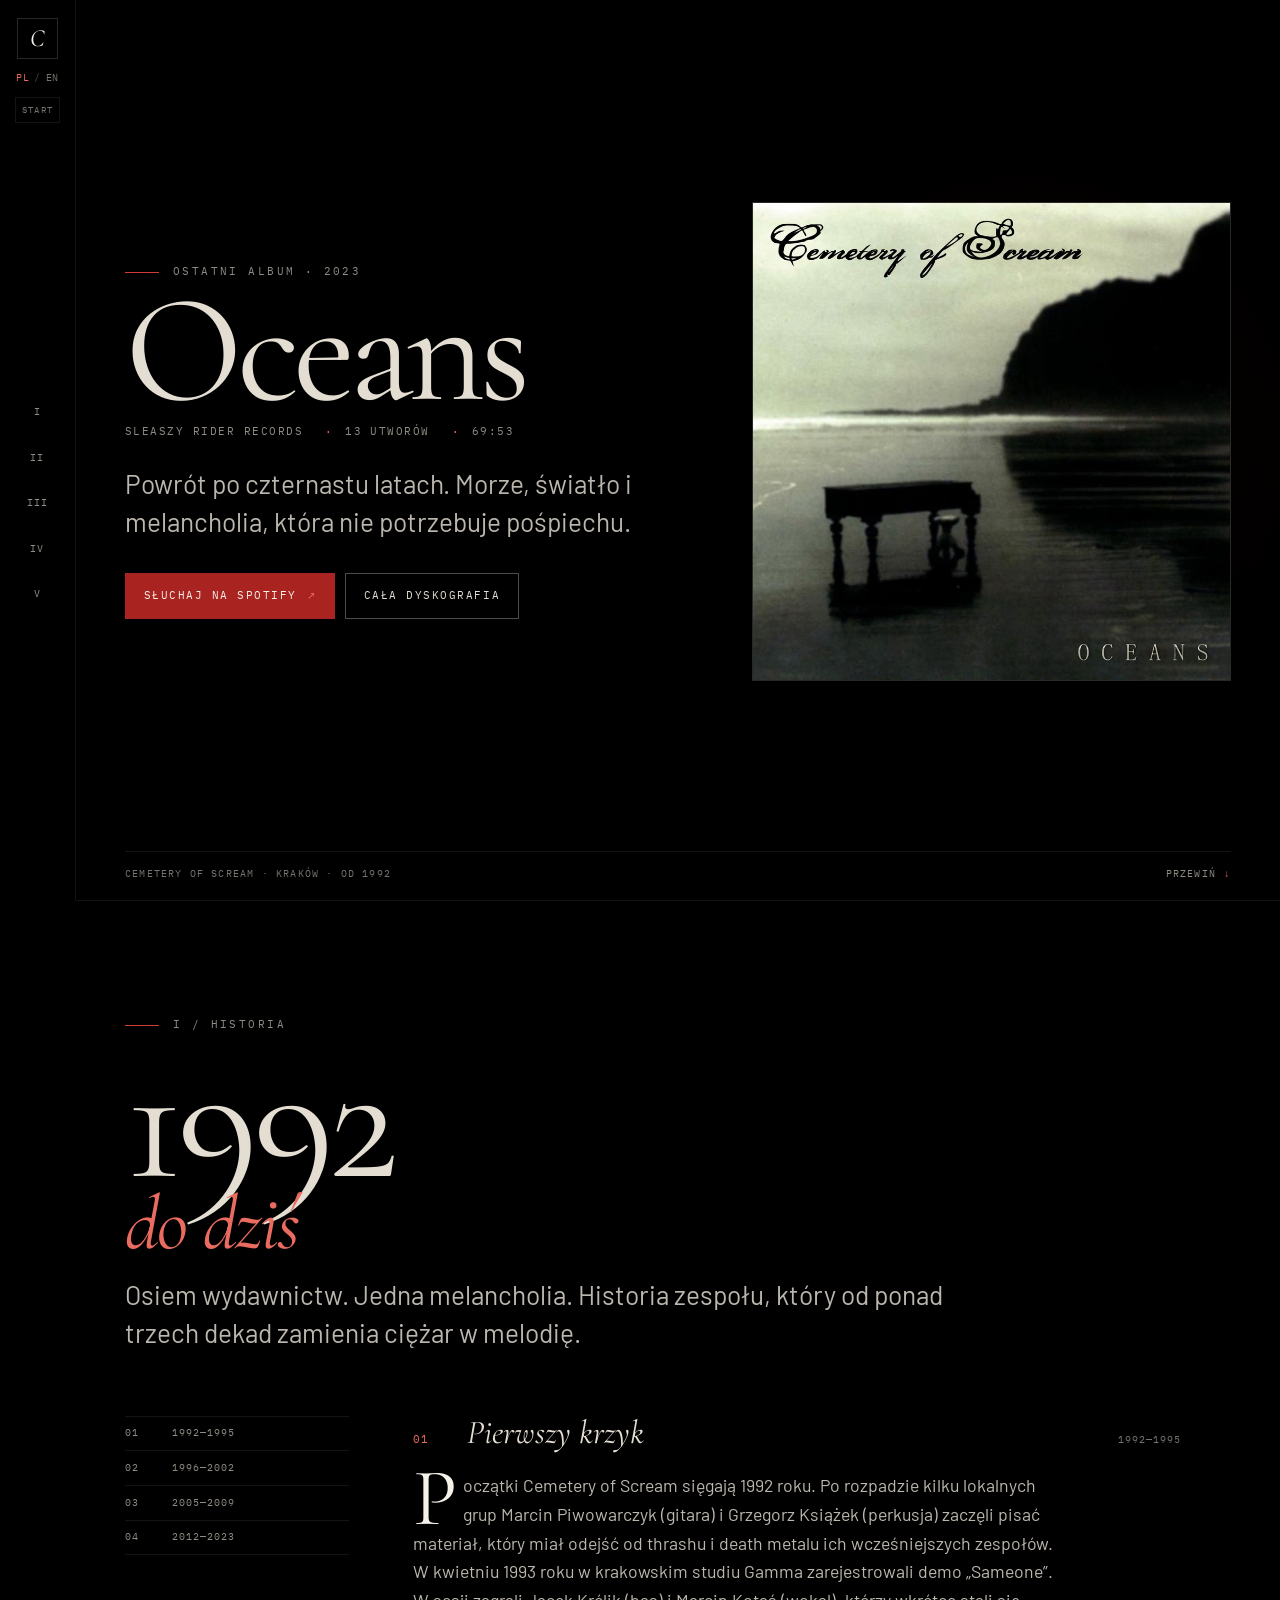
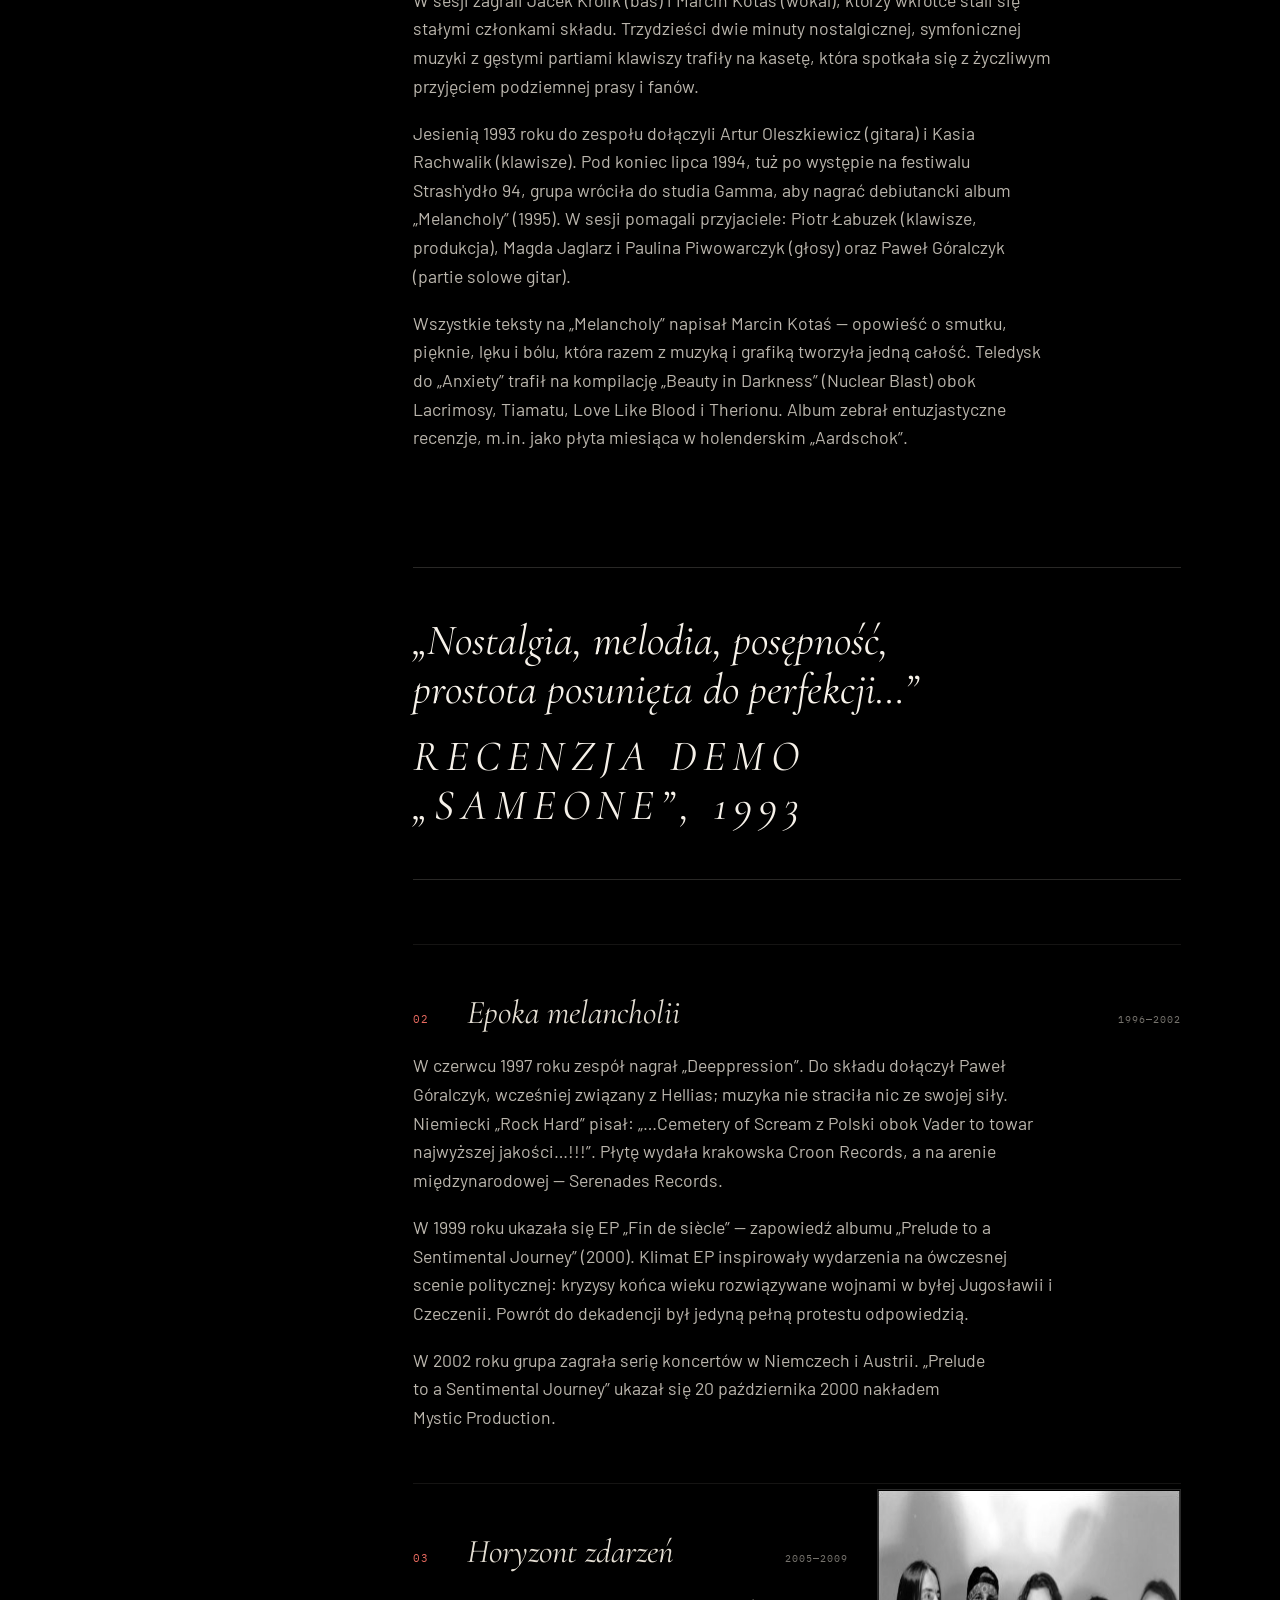
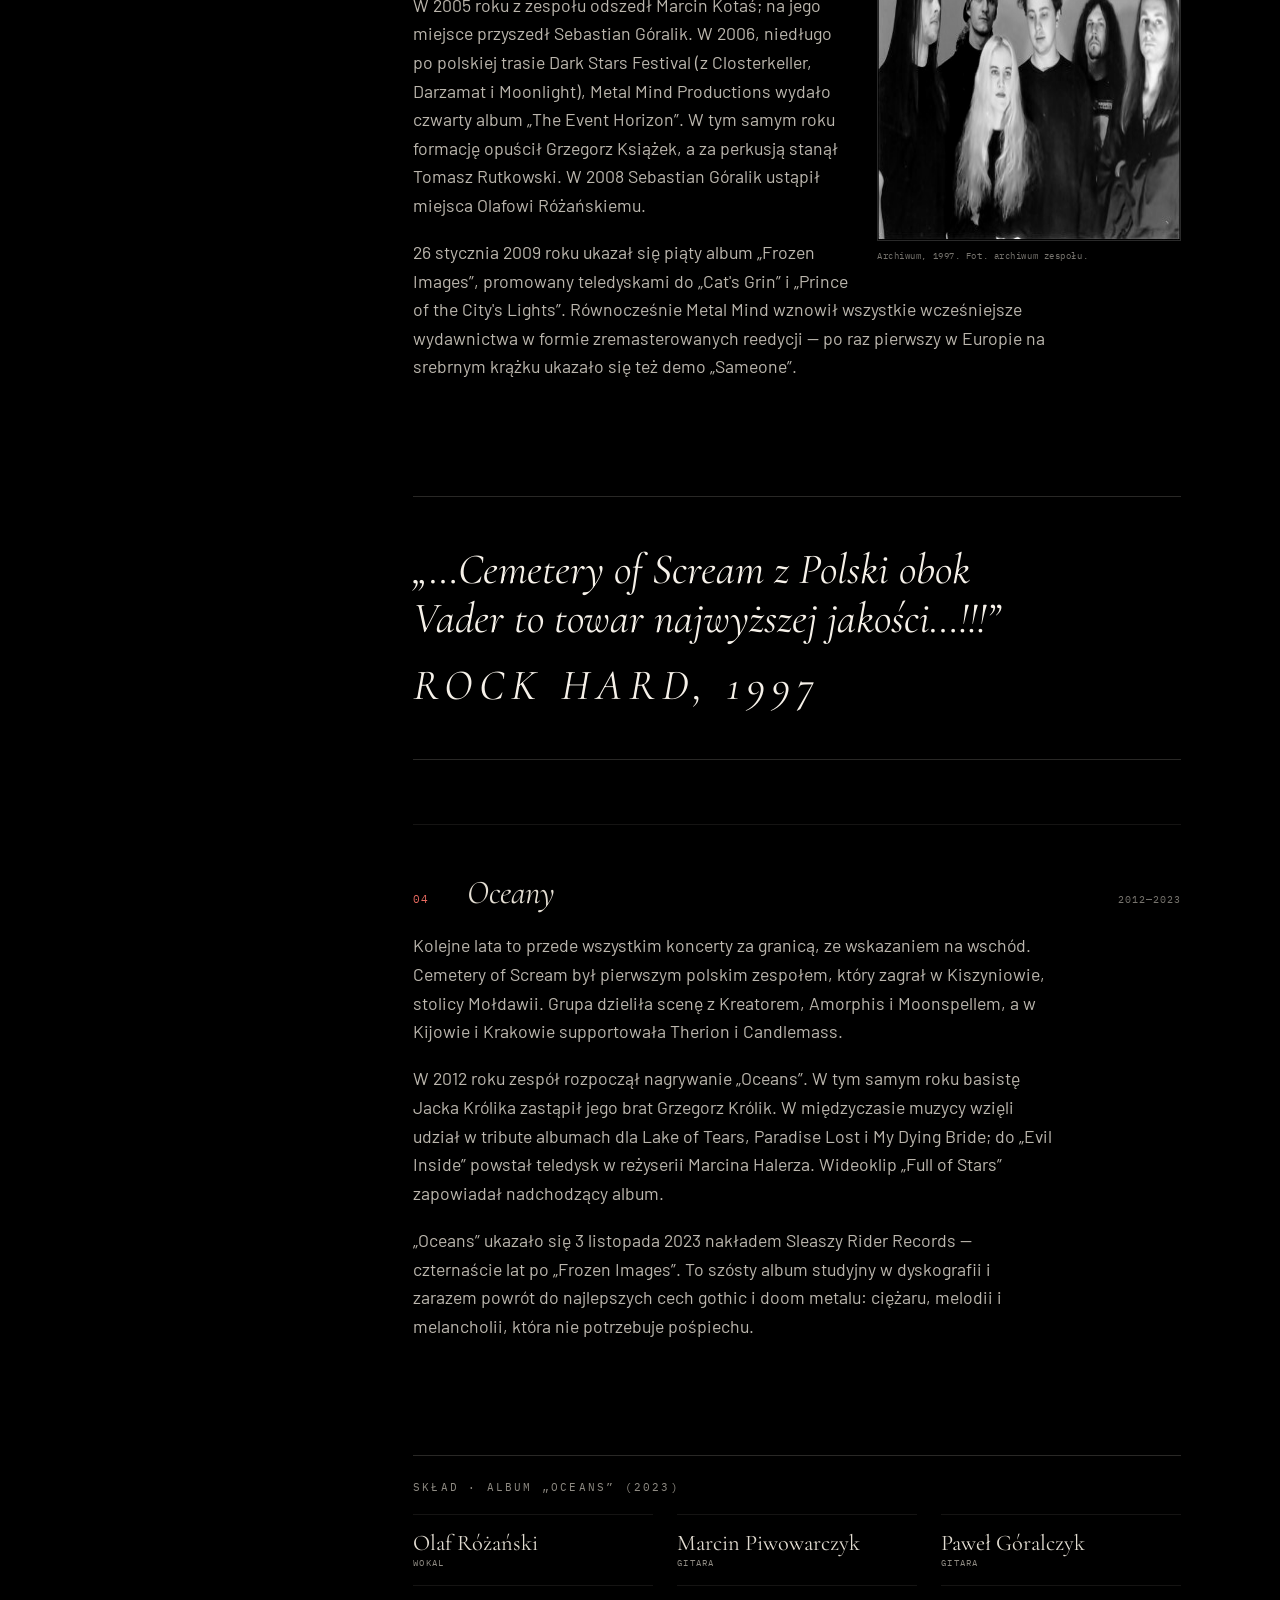
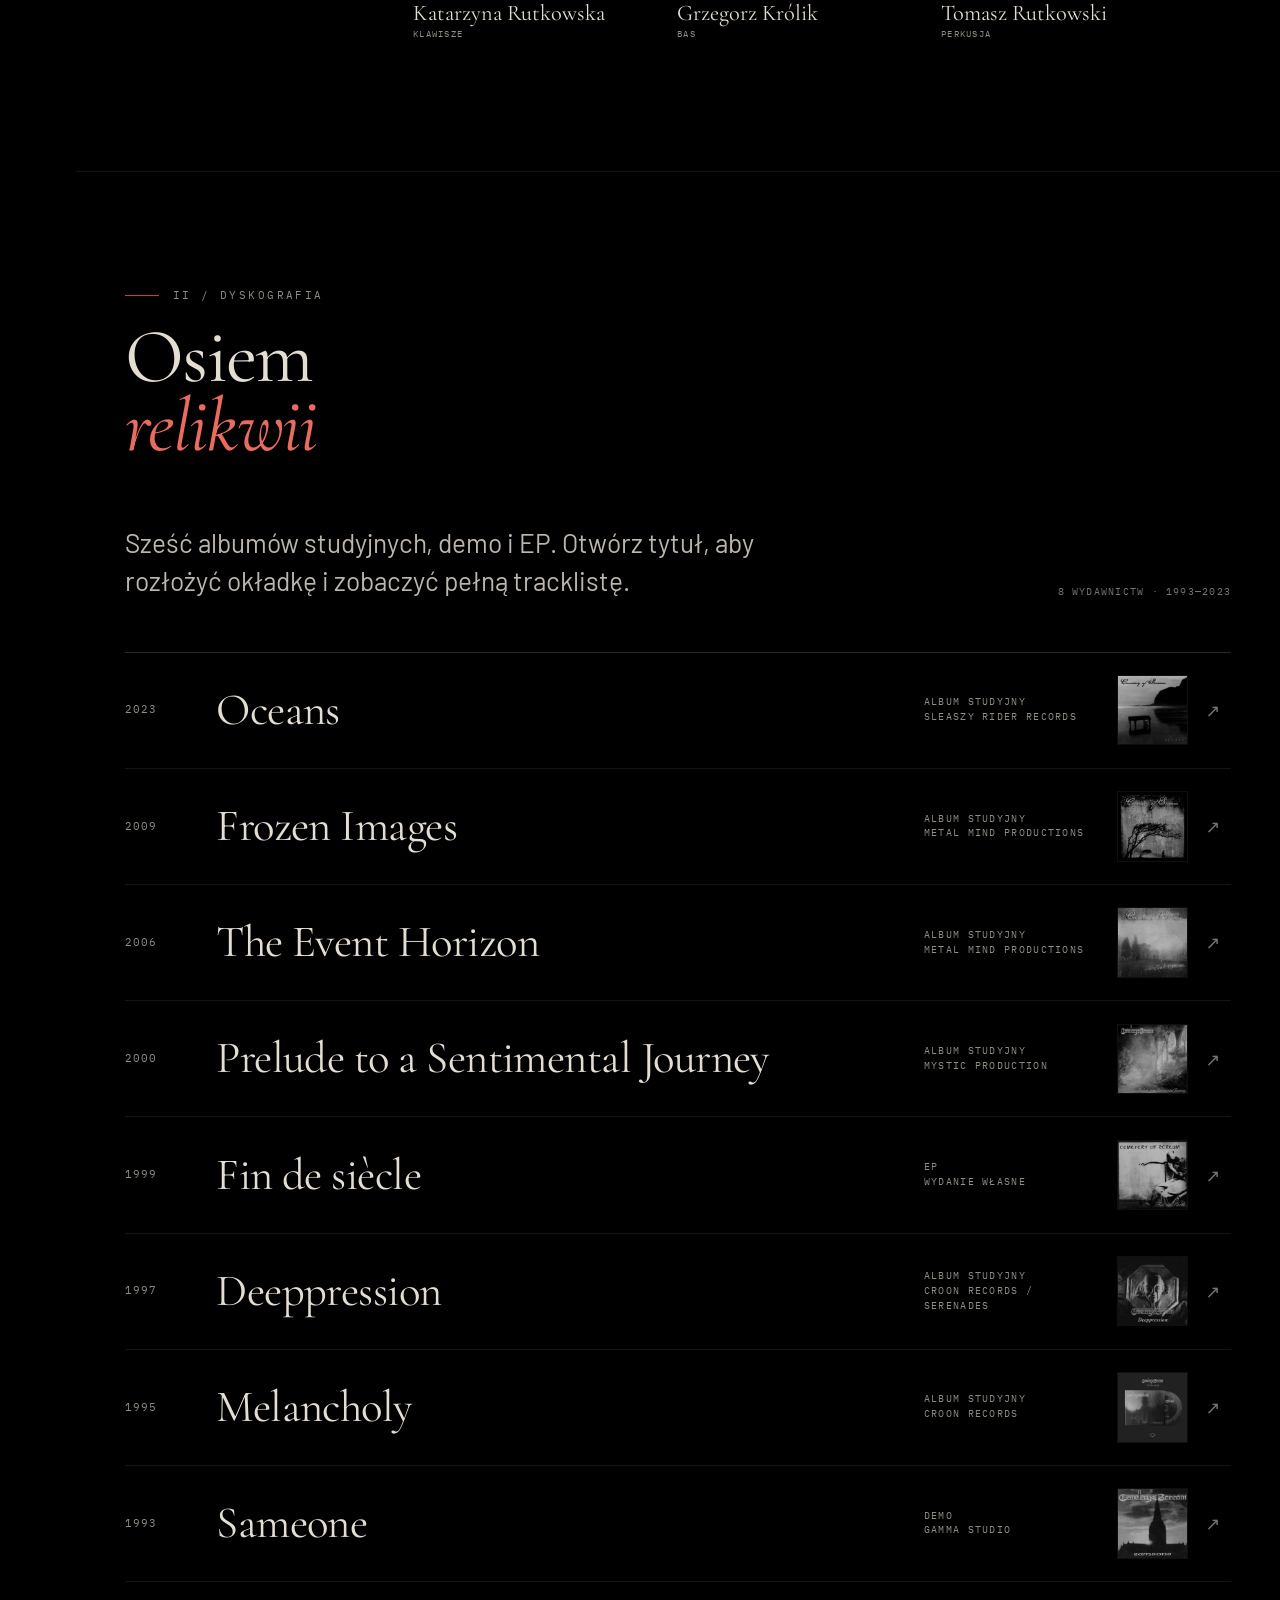
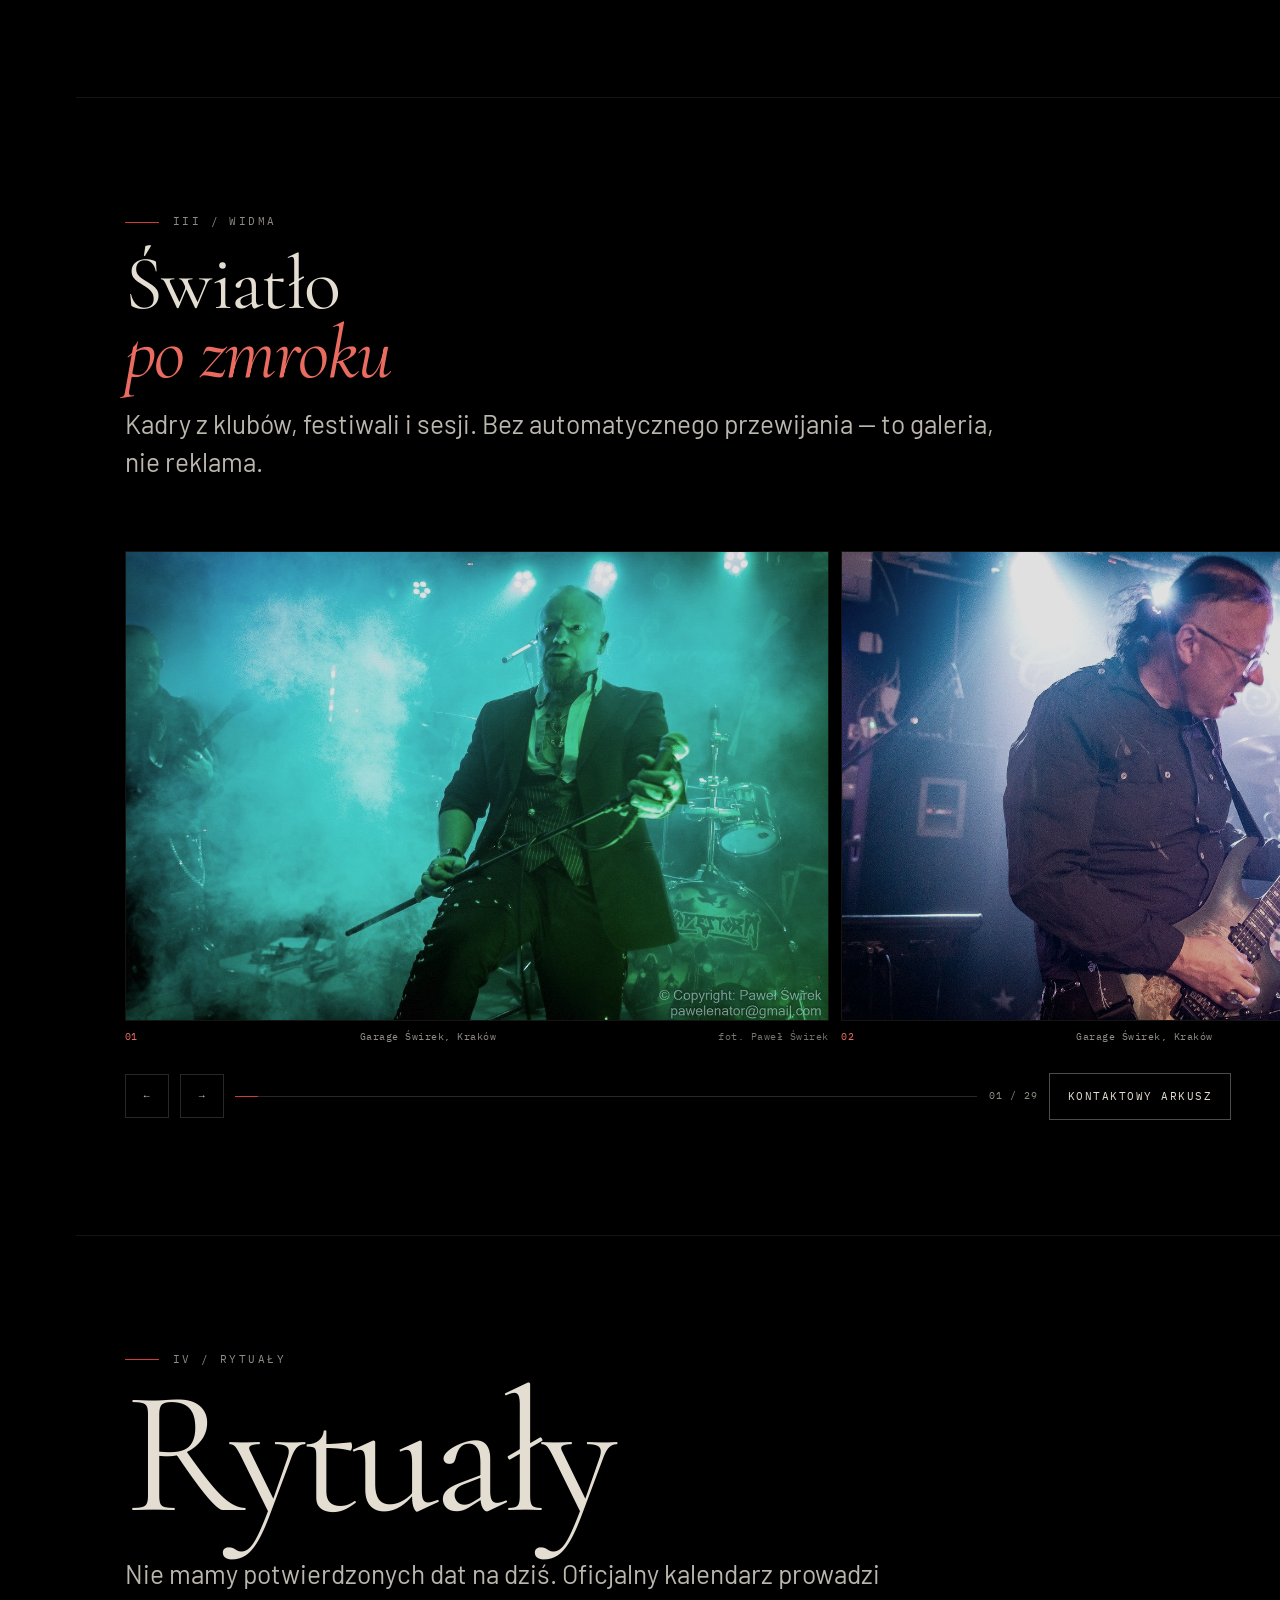
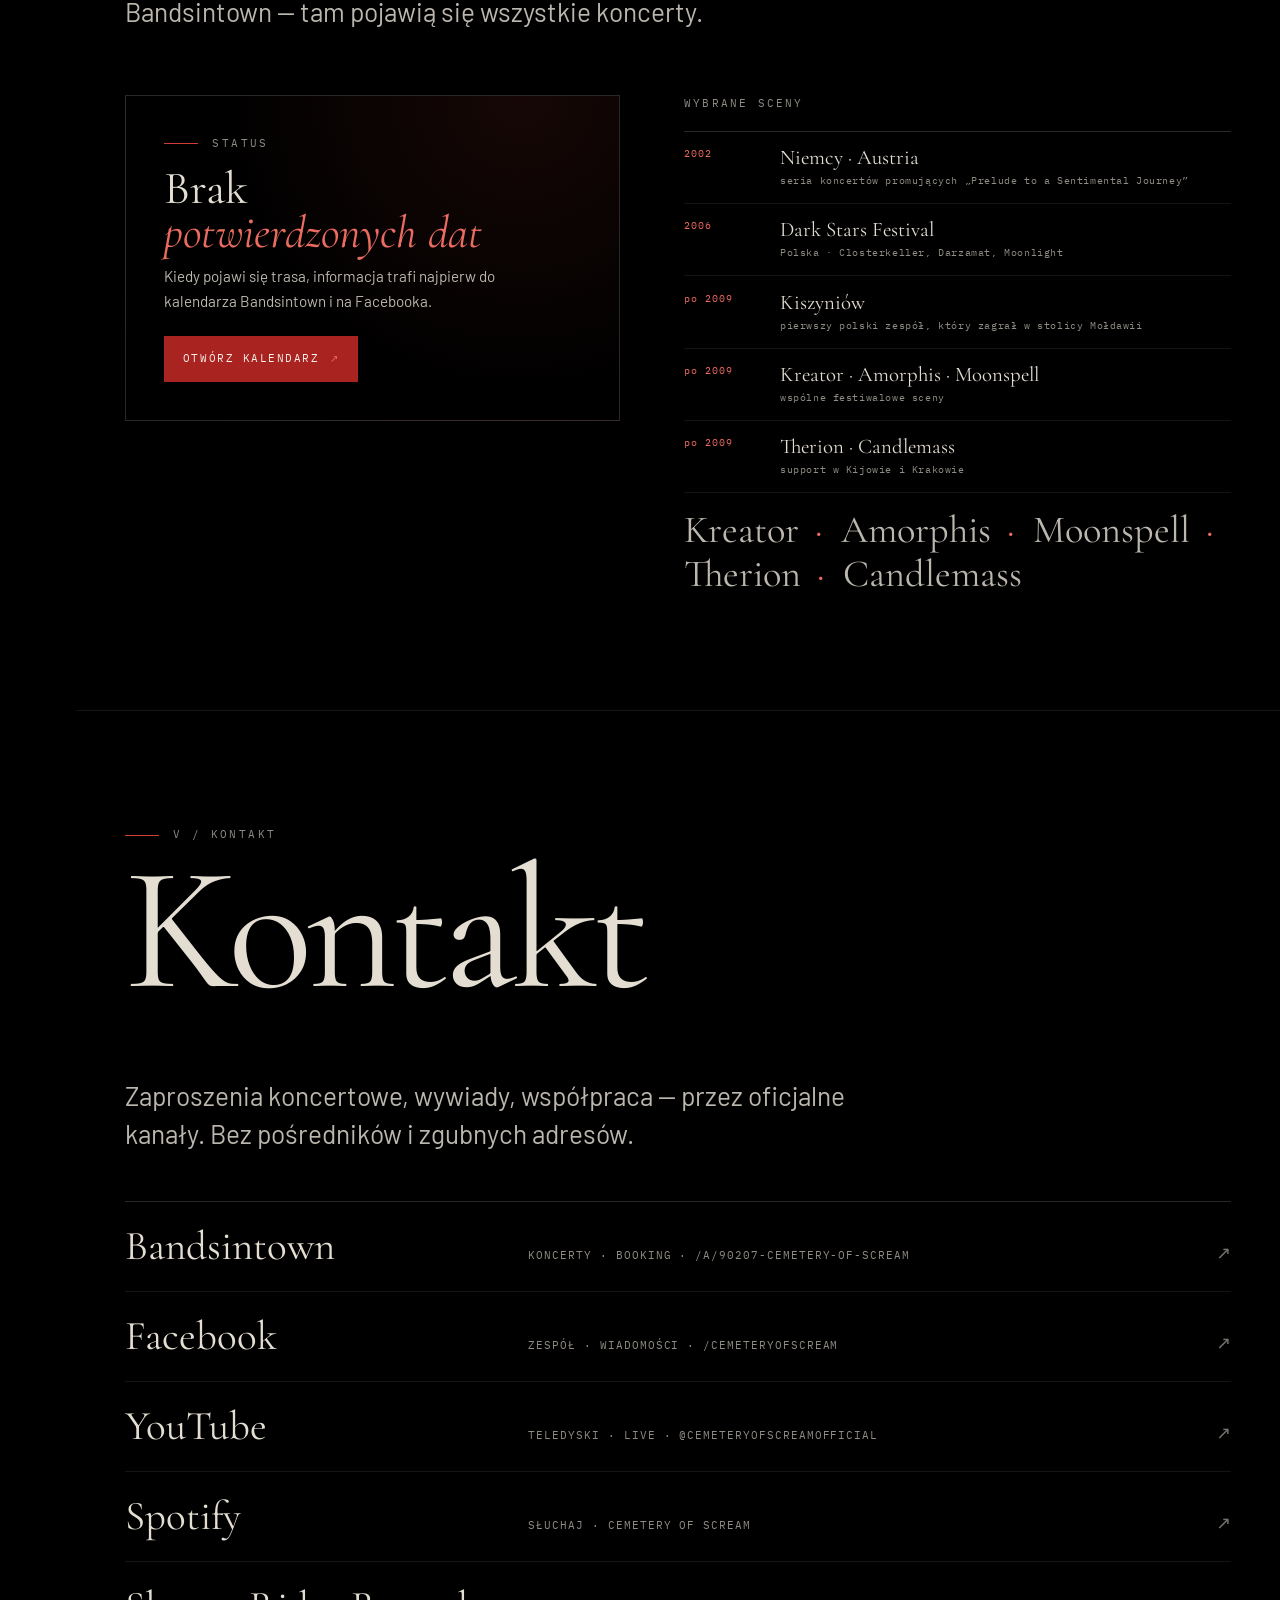
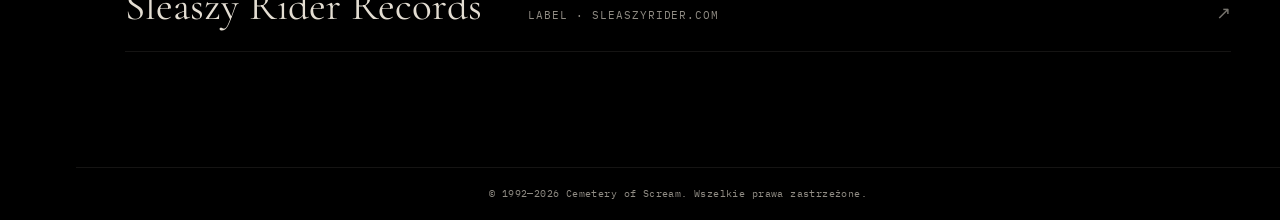
<file: version-3/pl/index.html>
<!doctype html>
<html lang="pl" class="no-js">
<head>
  <meta charset="utf-8">
  <meta name="viewport" content="width=device-width, initial-scale=1">
  <title>Cemetery of Scream — historia, dyskografia, galeria</title>
  <meta name="description" content="Oficjalna strona Cemetery of Scream: biografia, pełna dyskografia z tracklistami, galeria i kontakt. Kraków, doom / gothic metal, od 1992.">
  <meta name="theme-color" content="#050505">
  <meta name="color-scheme" content="dark">

  <meta property="og:type" content="website">
  <meta property="og:site_name" content="Cemetery of Scream">
  <meta property="og:title" content="Cemetery of Scream — historia, dyskografia, galeria">
  <meta property="og:description" content="Oficjalna strona Cemetery of Scream: biografia, pełna dyskografia z tracklistami, galeria i kontakt. Kraków, doom / gothic metal, od 1992.">
  <meta property="og:image" content="../assets/img/og.jpg">
  <meta property="og:image:width" content="1200">
  <meta property="og:image:height" content="630">
  <meta property="og:image:alt" content="Cemetery of Scream — zespół na czarnym tle">
  <meta name="twitter:card" content="summary_large_image">
  <meta name="twitter:title" content="Cemetery of Scream — historia, dyskografia, galeria">
  <meta name="twitter:description" content="Oficjalna strona Cemetery of Scream: biografia, pełna dyskografia z tracklistami, galeria i kontakt. Kraków, doom / gothic metal, od 1992.">
  <meta name="twitter:image" content="../assets/img/og.jpg">

  <link rel="icon" type="image/png" sizes="32x32" href="../assets/img/icon-32.png">
  <link rel="apple-touch-icon" href="../assets/img/icon-180.png">
  <link rel="manifest" href="../site.webmanifest">
  <link rel="preload" href="../assets/fonts/cormorant-normal-latin.woff2" as="font" type="font/woff2" crossorigin>
  <link rel="stylesheet" href="../assets/css/tokens.css?v=6">
  <link rel="stylesheet" href="../assets/css/site.css?v=6">
  <script>document.documentElement.classList.replace('no-js','js');</script>
  <script type="application/ld+json">{"@context": "https://schema.org", "@type": "MusicGroup", "name": "Cemetery of Scream", "genre": ["Doom metal", "Gothic metal"], "foundingDate": "1992", "foundingLocation": {"@type": "Place", "name": "Kraków, Poland"}, "description": "Cemetery of Scream — krakowski zespół doom / gothic metalowy. Biografia, dyskografia, galeria i kontakt.", "sameAs": ["https://www.bandsintown.com/a/90207-cemetery-of-scream", "https://www.facebook.com/cemeteryofscream", "https://youtube.com/@CemeteryOfScreamOfficial", "https://open.spotify.com/artist/0W8QHkPjO1VVeOkDwtJTbN"], "member": [{"@type": "Person", "name": "Olaf Różański", "roleName": "wokal"}, {"@type": "Person", "name": "Marcin Piwowarczyk", "roleName": "gitara"}, {"@type": "Person", "name": "Paweł Góralczyk", "roleName": "gitara"}, {"@type": "Person", "name": "Katarzyna Rutkowska", "roleName": "klawisze"}, {"@type": "Person", "name": "Grzegorz Królik", "roleName": "bas"}, {"@type": "Person", "name": "Tomasz Rutkowski", "roleName": "perkusja"}], "album": [{"@type": "MusicAlbum", "name": "Oceans", "datePublished": "2023", "numTracks": 13}, {"@type": "MusicAlbum", "name": "Frozen Images", "datePublished": "2009", "numTracks": 12}, {"@type": "MusicAlbum", "name": "The Event Horizon", "datePublished": "2006", "numTracks": 10}, {"@type": "MusicAlbum", "name": "Prelude to a Sentimental Journey", "datePublished": "2000", "numTracks": 15}, {"@type": "MusicAlbum", "name": "Fin de siècle", "datePublished": "1999", "numTracks": 6}, {"@type": "MusicAlbum", "name": "Deeppression", "datePublished": "1997", "numTracks": 8}, {"@type": "MusicAlbum", "name": "Melancholy", "datePublished": "1995", "numTracks": 18}, {"@type": "MusicAlbum", "name": "Sameone", "datePublished": "1993", "numTracks": 9}]}</script>
</head>
<body data-base="../" data-lang="pl">
  <a class="skip" href="#main">Przejdź do treści</a>
  <nav class="rail" aria-label="Sekcje strony">
    <div class="rail__top">
      <a class="rail__mark" href="../index.html" aria-label="Cemetery of Scream — strona startowa">C</a>
      <div class="rail__lang">
        <a href="../pl/index.html" hreflang="pl" aria-current="page">PL</a>
        <span aria-hidden="true">/</span>
        <a href="../en/index.html" hreflang="en" >EN</a>
      </div>
      <a class="rail__start" href="../../index.html" aria-label="Start — project presentation">Start</a>
    </div>
    <div class="rail__nav"><a class="rail__link" href="#historia" data-section="historia" aria-label="I — Historia"><span>I</span><span class="rail__label">Historia</span></a><a class="rail__link" href="#dyskografia" data-section="dyskografia" aria-label="II — Dyskografia"><span>II</span><span class="rail__label">Dyskografia</span></a><a class="rail__link" href="#widma" data-section="widma" aria-label="III — Widma"><span>III</span><span class="rail__label">Widma</span></a><a class="rail__link" href="#rytualy" data-section="rytualy" aria-label="IV — Rytuały"><span>IV</span><span class="rail__label">Rytuały</span></a><a class="rail__link" href="#kontakt" data-section="kontakt" aria-label="V — Kontakt"><span>V</span><span class="rail__label">Kontakt</span></a></div>
  </nav>
  <header class="topbar">
    <a class="topbar__brand" href="#top">
      <span class="topbar__mark" aria-hidden="true">C</span>
      <span class="topbar__name">Cemetery of Scream</span>
    </a>
    <div class="topbar__actions">
      <a class="icon-btn" href="../en/index.html" hreflang="en" aria-label="English version">EN</a>
      <button class="icon-btn" type="button" data-menu-open aria-haspopup="dialog" aria-controls="menu">Menu</button>
    </div>
  </header>
  <dialog class="menu" id="menu" aria-labelledby="menu-title">
    <div class="menu__inner">
      <div class="menu__head">
        <p class="mono" id="menu-title">Cemetery of Scream</p>
        <button class="icon-btn" type="button" data-menu-close aria-label="Zamknij">✕</button>
      </div>
      <nav class="menu__nav" aria-label="Sekcje strony"><a class="menu__link" href="../../index.html" aria-label="Start — project presentation">Start<span>00</span></a><a class="menu__link" href="#historia" data-menu-link aria-label="Historia">Historia<span>I</span></a><a class="menu__link" href="#dyskografia" data-menu-link aria-label="Dyskografia">Dyskografia<span>II</span></a><a class="menu__link" href="#widma" data-menu-link aria-label="Widma">Widma<span>III</span></a><a class="menu__link" href="#rytualy" data-menu-link aria-label="Rytuały">Rytuały<span>IV</span></a><a class="menu__link" href="#kontakt" data-menu-link aria-label="Kontakt">Kontakt<span>V</span></a></nav>
    </div>
  </dialog>

  <div class="page">
    <main id="main">
      <section class="hero" id="top" aria-labelledby="hero-title">
      <div class="hero__grid">
        <div class="hero__copy">
          <h1 class="sr-only">Cemetery of Scream — doom / gothic metal, Kraków</h1>
          <p class="eyebrow">Ostatni album · 2023</p>
          <h2 class="hero__title" id="hero-title">Oceans</h2>
          <div class="hero__meta">
            <span>Sleaszy Rider Records</span>
            <span>13 utworów</span>
            <span>69:53</span>
          </div>
          <p class="hero__lede">Powrót po czternastu latach. Morze, światło i melancholia, która nie potrzebuje pośpiechu.</p>
          <div class="hero__actions">
            <a class="btn btn--accent" href="https://open.spotify.com/artist/0W8QHkPjO1VVeOkDwtJTbN" rel="me">Słuchaj na Spotify <span class="btn__arrow" aria-hidden="true">↗</span></a>
            <a class="btn" href="#dyskografia">Cała dyskografia</a>
          </div>
        </div>
        <div class="hero__art">
          <div class="hero__disc" aria-hidden="true"></div>
          <img class="hero__cover" src="../assets/img/covers/oceans.jpg" width="900" height="900"
               alt="Okładka albumu Oceans (2023)" fetchpriority="high" decoding="async">
        </div>
      </div>
      <div class="hero__foot">
        <span>Cemetery of Scream · Kraków · od 1992</span>
        <a class="hero__scroll" href="#historia">Przewiń</a>
      </div>
    </section>
      <section class="section" id="historia" aria-labelledby="bio-title">
      <div class="section__inner">
        <header class="section__head">
          <p class="eyebrow">I / Historia</p>
          <h2 class="section__title" id="bio-title"><span class="section__title--mega">1992</span><br><em>do dziś</em></h2>
          <p class="section__lede">Osiem wydawnictw. Jedna melancholia. Historia zespołu, który od ponad trzech dekad zamienia ciężar w melodię.</p>
        </header>
        <div class="bio">
          <nav class="bio__index" aria-label="Rozdziały historii"><a href="#ch-1" data-bio-link="ch-1" aria-label="Rozdział 01: 1992—1995"><span>01</span><span>1992—1995</span></a><a href="#ch-2" data-bio-link="ch-2" aria-label="Rozdział 02: 1996—2002"><span>02</span><span>1996—2002</span></a><a href="#ch-3" data-bio-link="ch-3" aria-label="Rozdział 03: 2005—2009"><span>03</span><span>2005—2009</span></a><a href="#ch-4" data-bio-link="ch-4" aria-label="Rozdział 04: 2012—2023"><span>04</span><span>2012—2023</span></a></nav>
          <div class="bio__body">
            <article class="chapter" id="ch-1">
          <header class="chapter__head">
            <span class="chapter__num">01</span>
            <h3 class="chapter__title">Pierwszy krzyk</h3>
            <span class="chapter__years">1992—1995</span>
          </header>
          <p><span class="dropcap">P</span>oczątki Cemetery of Scream sięgają 1992 roku. Po rozpadzie kilku lokalnych grup Marcin Piwowarczyk (gitara) i Grzegorz Książek (perkusja) zaczęli pisać materiał, który miał odejść od thrashu i death metalu ich wcześniejszych zespołów. W kwietniu 1993 roku w krakowskim studiu Gamma zarejestrowali demo „Sameone”. W sesji zagrali Jacek Królik (bas) i Marcin Kotaś (wokal), którzy wkrótce stali się stałymi członkami składu. Trzydzieści dwie minuty nostalgicznej, symfonicznej muzyki z gęstymi partiami klawiszy trafiły na kasetę, która spotkała się z życzliwym przyjęciem podziemnej prasy i fanów.</p><p>Jesienią 1993 roku do zespołu dołączyli Artur Oleszkiewicz (gitara) i Kasia Rachwalik (klawisze). Pod koniec lipca 1994, tuż po występie na festiwalu Strash'ydło 94, grupa wróciła do studia Gamma, aby nagrać debiutancki album „Melancholy” (1995). W sesji pomagali przyjaciele: Piotr Łabuzek (klawisze, produkcja), Magda Jaglarz i Paulina Piwowarczyk (głosy) oraz Paweł Góralczyk (partie solowe gitar).</p><p>Wszystkie teksty na „Melancholy” napisał Marcin Kotaś — opowieść o smutku, pięknie, lęku i bólu, która razem z muzyką i grafiką tworzyła jedną całość. Teledysk do „Anxiety” trafił na kompilację „Beauty in Darkness” (Nuclear Blast) obok Lacrimosy, Tiamatu, Love Like Blood i Therionu. Album zebrał entuzjastyczne recenzje, m.in. jako płyta miesiąca w holenderskim „Aardschok”.</p>
        </article><blockquote class="pullquote">
          <p>„Nostalgia, melodia, posępność, prostota posunięta do perfekcji…”</p>
          <p class="pullquote__source">Recenzja demo „Sameone”, 1993</p>
        </blockquote><article class="chapter" id="ch-2">
          <header class="chapter__head">
            <span class="chapter__num">02</span>
            <h3 class="chapter__title">Epoka melancholii</h3>
            <span class="chapter__years">1996—2002</span>
          </header>
          <p>W czerwcu 1997 roku zespół nagrał „Deeppression”. Do składu dołączył Paweł Góralczyk, wcześniej związany z Hellias; muzyka nie straciła nic ze swojej siły. Niemiecki „Rock Hard” pisał: „…Cemetery of Scream z Polski obok Vader to towar najwyższej jakości…!!!”. Płytę wydała krakowska Croon Records, a na arenie międzynarodowej — Serenades Records.</p><p>W 1999 roku ukazała się EP „Fin de siècle” — zapowiedź albumu „Prelude to a Sentimental Journey” (2000). Klimat EP inspirowały wydarzenia na ówczesnej scenie politycznej: kryzysy końca wieku rozwiązywane wojnami w byłej Jugosławii i Czeczenii. Powrót do dekadencji był jedyną pełną protestu odpowiedzią.</p><p>W 2002 roku grupa zagrała serię koncertów w Niemczech i Austrii. „Prelude to a Sentimental Journey” ukazał się 20 października 2000 nakładem Mystic Production.</p>
        </article><figure class="bio__figure">
          <img src="../assets/img/gallery/full/archive-1997.jpg" width="502" height="352"
               alt="Portret zespołu Cemetery of Scream z 1997 roku" loading="lazy" decoding="async">
          <figcaption>Archiwum, 1997. Fot. archiwum zespołu.</figcaption>
        </figure><article class="chapter" id="ch-3">
          <header class="chapter__head">
            <span class="chapter__num">03</span>
            <h3 class="chapter__title">Horyzont zdarzeń</h3>
            <span class="chapter__years">2005—2009</span>
          </header>
          <p>W 2005 roku z zespołu odszedł Marcin Kotaś; na jego miejsce przyszedł Sebastian Góralik. W 2006, niedługo po polskiej trasie Dark Stars Festival (z Closterkeller, Darzamat i Moonlight), Metal Mind Productions wydało czwarty album „The Event Horizon”. W tym samym roku formację opuścił Grzegorz Książek, a za perkusją stanął Tomasz Rutkowski. W 2008 Sebastian Góralik ustąpił miejsca Olafowi Różańskiemu.</p><p>26 stycznia 2009 roku ukazał się piąty album „Frozen Images”, promowany teledyskami do „Cat's Grin” i „Prince of the City's Lights”. Równocześnie Metal Mind wznowił wszystkie wcześniejsze wydawnictwa w formie zremasterowanych reedycji — po raz pierwszy w Europie na srebrnym krążku ukazało się też demo „Sameone”.</p>
        </article><blockquote class="pullquote">
          <p>„…Cemetery of Scream z Polski obok Vader to towar najwyższej jakości…!!!”</p>
          <p class="pullquote__source">Rock Hard, 1997</p>
        </blockquote><article class="chapter" id="ch-4">
          <header class="chapter__head">
            <span class="chapter__num">04</span>
            <h3 class="chapter__title">Oceany</h3>
            <span class="chapter__years">2012—2023</span>
          </header>
          <p>Kolejne lata to przede wszystkim koncerty za granicą, ze wskazaniem na wschód. Cemetery of Scream był pierwszym polskim zespołem, który zagrał w Kiszyniowie, stolicy Mołdawii. Grupa dzieliła scenę z Kreatorem, Amorphis i Moonspellem, a w Kijowie i Krakowie supportowała Therion i Candlemass.</p><p>W 2012 roku zespół rozpoczął nagrywanie „Oceans”. W tym samym roku basistę Jacka Królika zastąpił jego brat Grzegorz Królik. W międzyczasie muzycy wzięli udział w tribute albumach dla Lake of Tears, Paradise Lost i My Dying Bride; do „Evil Inside” powstał teledysk w reżyserii Marcina Halerza. Wideoklip „Full of Stars” zapowiadał nadchodzący album.</p><p>„Oceans” ukazało się 3 listopada 2023 nakładem Sleaszy Rider Records — czternaście lat po „Frozen Images”. To szósty album studyjny w dyskografii i zarazem powrót do najlepszych cech gothic i doom metalu: ciężaru, melodii i melancholii, która nie potrzebuje pośpiechu.</p>
        </article>
            <div class="lineup">
              <p class="lineup__title">Skład · album „Oceans” (2023)</p>
              <div class="lineup__grid"><div class="lineup__item"><p class="lineup__name">Olaf Różański</p><p class="lineup__role">wokal</p></div><div class="lineup__item"><p class="lineup__name">Marcin Piwowarczyk</p><p class="lineup__role">gitara</p></div><div class="lineup__item"><p class="lineup__name">Paweł Góralczyk</p><p class="lineup__role">gitara</p></div><div class="lineup__item"><p class="lineup__name">Katarzyna Rutkowska</p><p class="lineup__role">klawisze</p></div><div class="lineup__item"><p class="lineup__name">Grzegorz Królik</p><p class="lineup__role">bas</p></div><div class="lineup__item"><p class="lineup__name">Tomasz Rutkowski</p><p class="lineup__role">perkusja</p></div></div>
            </div>
          </div>
        </div>
      </div>
    </section>
      <section class="section" id="dyskografia" aria-labelledby="disco-title">
      <div class="section__inner">
        <header class="section__head">
          <p class="eyebrow">II / Dyskografia</p>
          <h2 class="section__title" id="disco-title">Osiem<br><em>relikwii</em></h2>
        </header>
        <div class="disco__intro">
          <p class="section__lede">Sześć albumów studyjnych, demo i EP. Otwórz tytuł, aby rozłożyć okładkę i zobaczyć pełną tracklistę.</p>
          <p class="disco__counter">8 wydawnictw · 1993—2023</p>
        </div>
        <ol class="releases"><li>
          <button class="release" type="button" data-release="oceans" aria-haspopup="dialog" aria-controls="release-dialog">
            <span class="release__year">2023</span>
            <span class="release__title">Oceans</span>
            <span class="release__type">album studyjny<br>Sleaszy Rider Records</span>
            <img class="release__thumb" src="../assets/img/covers/thumbs/oceans.jpg" alt="" width="200" height="200" loading="lazy" decoding="async">
            <span class="release__arrow" aria-hidden="true">↗</span>
          </button>
        </li><li>
          <button class="release" type="button" data-release="frozen-images" aria-haspopup="dialog" aria-controls="release-dialog">
            <span class="release__year">2009</span>
            <span class="release__title">Frozen Images</span>
            <span class="release__type">album studyjny<br>Metal Mind Productions</span>
            <img class="release__thumb" src="../assets/img/covers/thumbs/frozen-images.jpg" alt="" width="200" height="200" loading="lazy" decoding="async">
            <span class="release__arrow" aria-hidden="true">↗</span>
          </button>
        </li><li>
          <button class="release" type="button" data-release="the-event-horizon" aria-haspopup="dialog" aria-controls="release-dialog">
            <span class="release__year">2006</span>
            <span class="release__title">The Event Horizon</span>
            <span class="release__type">album studyjny<br>Metal Mind Productions</span>
            <img class="release__thumb" src="../assets/img/covers/thumbs/event-horizon.jpg" alt="" width="200" height="200" loading="lazy" decoding="async">
            <span class="release__arrow" aria-hidden="true">↗</span>
          </button>
        </li><li>
          <button class="release" type="button" data-release="prelude" aria-haspopup="dialog" aria-controls="release-dialog">
            <span class="release__year">2000</span>
            <span class="release__title">Prelude to a Sentimental Journey</span>
            <span class="release__type">album studyjny<br>Mystic Production</span>
            <img class="release__thumb" src="../assets/img/covers/thumbs/prelude.jpg" alt="" width="200" height="200" loading="lazy" decoding="async">
            <span class="release__arrow" aria-hidden="true">↗</span>
          </button>
        </li><li>
          <button class="release" type="button" data-release="fin-de-siecle" aria-haspopup="dialog" aria-controls="release-dialog">
            <span class="release__year">1999</span>
            <span class="release__title">Fin de siècle</span>
            <span class="release__type">EP<br>wydanie własne</span>
            <img class="release__thumb" src="../assets/img/covers/thumbs/fin-de-siecle.jpg" alt="" width="200" height="200" loading="lazy" decoding="async">
            <span class="release__arrow" aria-hidden="true">↗</span>
          </button>
        </li><li>
          <button class="release" type="button" data-release="deeppression" aria-haspopup="dialog" aria-controls="release-dialog">
            <span class="release__year">1997</span>
            <span class="release__title">Deeppression</span>
            <span class="release__type">album studyjny<br>Croon Records / Serenades</span>
            <img class="release__thumb" src="../assets/img/covers/thumbs/deeppression.jpg" alt="" width="200" height="200" loading="lazy" decoding="async">
            <span class="release__arrow" aria-hidden="true">↗</span>
          </button>
        </li><li>
          <button class="release" type="button" data-release="melancholy" aria-haspopup="dialog" aria-controls="release-dialog">
            <span class="release__year">1995</span>
            <span class="release__title">Melancholy</span>
            <span class="release__type">album studyjny<br>Croon Records</span>
            <img class="release__thumb" src="../assets/img/covers/thumbs/melancholy-2021.jpg" alt="" width="200" height="200" loading="lazy" decoding="async">
            <span class="release__arrow" aria-hidden="true">↗</span>
          </button>
        </li><li>
          <button class="release" type="button" data-release="sameone" aria-haspopup="dialog" aria-controls="release-dialog">
            <span class="release__year">1993</span>
            <span class="release__title">Sameone</span>
            <span class="release__type">demo<br>Gamma Studio</span>
            <img class="release__thumb" src="../assets/img/covers/thumbs/sameone.jpg" alt="" width="200" height="200" loading="lazy" decoding="async">
            <span class="release__arrow" aria-hidden="true">↗</span>
          </button>
        </li></ol>
        <noscript>
          <div class="ns-disco">
            <h3>Pełna dyskografia / Full discography</h3>
            <details>
          <summary>2023 — Oceans <span>album studyjny · Sleaszy Rider Records</span></summary>
          <img src="../assets/img/covers/oceans.jpg" alt="Okładka: Oceans" width="900" height="900" loading="lazy">
          <p>Szósty album studyjny i powrót po czternastu latach. Morze, światło i melancholia bez pośpiechu. Nagrany z Olafem Różańskim, Marcinem Piwowarczykiem, Pawłem Góralczykiem, Katarzyną Rutkowską, Grzegorzem Królikiem i Tomaszem Rutkowskim.</p>
          <ol class="ns-tracks"><li><span>01</span> Oceans <span>02:15</span></li><li><span>02</span> In the Blue <span>06:45</span></li><li><span>03</span> Along the Coast <span>03:03</span></li><li><span>04</span> Sunken Bells on Num-Yabisc <span>05:59</span></li><li><span>05</span> Aquarius <span>06:55</span></li><li><span>06</span> House of the Fading Sun <span>06:43</span></li><li><span>07</span> Time to Let You Go <span>06:28</span></li><li><span>08</span> It's Full of Stars <span>05:34</span></li><li><span>09</span> Opening of the Mouth <span>05:50</span></li><li><span>10</span> September Folk <span>06:16</span></li><li><span>11</span> I Shine <span>05:27</span></li><li><span>12</span> Final Experience <span>06:18</span></li><li><span>13</span> Everything Rhymes Goodnight <span>02:20</span></li></ol>
        </details><details>
          <summary>2009 — Frozen Images <span>album studyjny · Metal Mind Productions</span></summary>
          <img src="../assets/img/covers/frozen-images.jpg" alt="Okładka: Frozen Images" width="900" height="900" loading="lazy">
          <p>Pierwszy album z Olafem Różańskim na wokalu. Single „Cat's Grin” i „Prince of the City's Lights” dostały teledyski, a Metal Mind wznowił równolegle całą wcześniejszą dyskografię.</p>
          <ol class="ns-tracks"><li><span>01</span> Bluebird <span>05:53</span></li><li><span>02</span> Prince of the City's Lights <span>06:03</span></li><li><span>03</span> Cat's Grin <span>04:18</span></li><li><span>04</span> The Bridge of Ashes <span>06:36</span></li><li><span>05</span> In Your Blood <span>05:51</span></li><li><span>06</span> Golden Lullaby <span>05:46</span></li><li><span>07</span> Ritual Fire Dance <span>04:29</span></li><li><span>08</span> Black Flowers <span>04:46</span></li><li><span>09</span> A Million as One (As a Million) <span>04:48</span></li><li><span>10</span> Geisha Out of Dreams <span>05:29</span></li><li><span>11</span> Sapphire Sun <span>06:41</span></li><li><span>12</span> Night in White Satin (The Moody Blues cover) <span>04:22</span></li></ol>
        </details><details>
          <summary>2006 — The Event Horizon <span>album studyjny · Metal Mind Productions</span></summary>
          <img src="../assets/img/covers/event-horizon.jpg" alt="Okładka: The Event Horizon" width="900" height="900" loading="lazy">
          <p>Czwarty album i pierwszy pełny powrót po sześciu latach. Nagrany po trasie Dark Stars Festival, z Sebastianem Góralikiem na wokalu i Tomaszem Rutkowskim za perkusją.</p>
          <ol class="ns-tracks"><li><span>01</span> Prophet <span>06:11</span></li><li><span>02</span> Ganges <span>06:20</span></li><li><span>03</span> Komatrance <span>03:44</span></li><li><span>04</span> On the Border <span>03:49</span></li><li><span>05</span> Cold Obsession in My Eyes <span>06:39</span></li><li><span>06</span> Absinthe <span>04:16</span></li><li><span>07</span> The Secret Window <span>03:50</span></li><li><span>08</span> Burial Ground <span>05:10</span></li><li><span>09</span> In His Room <span>03:59</span></li><li><span>10</span> Where Next? <span>01:16</span></li></ol>
        </details><details>
          <summary>2000 — Prelude to a Sentimental Journey <span>album studyjny · Mystic Production</span></summary>
          <img src="../assets/img/covers/prelude.jpg" alt="Okładka: Prelude to a Sentimental Journey" width="900" height="900" loading="lazy">
          <p>Najbardziej rozbudowany album z epoki Mystic Production: piętnaście utworów, rozbudowane suity i „Radioactive Toy” Porcupine Tree jako bonus wydania.</p>
          <ol class="ns-tracks"><li><span>01</span> Time Is Shadow <span>02:03</span></li><li><span>02</span> Haila <span>05:37</span></li><li><span>03</span> In the Cemetery Garden <span>02:00</span></li><li><span>04</span> The Ray of Cry <span>05:19</span></li><li><span>05</span> Overcall <span>04:08</span></li><li><span>06</span> The Chess at the Foot of the Mountain <span>01:17</span></li><li><span>07</span> Cult <span>05:55</span></li><li><span>08</span> A Game of Chess <span>05:10</span></li><li><span>09</span> Colder than Ever <span>04:30</span></li><li><span>10</span> The Hourglass <span>04:35</span></li><li><span>11</span> Towards to the Final Consciousness <span>01:40</span></li><li><span>12</span> Bridge to a Desert <span>04:31</span></li><li><span>13</span> Fall <span>05:40</span></li><li><span>14</span> When the Sun's Born Red <span>03:17</span></li><li><span>15</span> Radioactive Toy (Porcupine Tree cover) <span>05:49</span></li></ol>
        </details><details>
          <summary>1999 — Fin de siècle <span>EP · wydanie własne</span></summary>
          <img src="../assets/img/covers/fin-de-siecle.jpg" alt="Okładka: Fin de siècle" width="900" height="900" loading="lazy">
          <p>Sześć utworów jako zapowiedź „Prelude to a Sentimental Journey”. Klimat inspirowany wojnami końca wieku: Bałkanami i Czeczenią. Powrót do dekadencji jako jedyna odpowiedź pełna protestu.</p>
          <ol class="ns-tracks"><li><span>01</span> Colder Than Ever <span>06:18</span></li><li><span>02</span> Descent <span>03:11</span></li><li><span>03</span> Insincere <span>05:54</span></li><li><span>04</span> Introduction: Dimension Zero <span>00:48</span></li><li><span>05</span> Radioactive Toy (Porcupine Tree cover) <span>05:48</span></li><li><span>06</span> Apocalyptic Visions (Part III) <span>04:24</span></li></ol>
        </details><details>
          <summary>1997 — Deeppression <span>album studyjny · Croon Records / Serenades</span></summary>
          <img src="../assets/img/covers/deeppression.jpg" alt="Okładka: Deeppression" width="900" height="900" loading="lazy">
          <p>Cięższy i bardziej bezpośredni niż debiut. Niemiecki „Rock Hard” pisał: „Cemetery of Scream z Polski obok Vader to towar najwyższej jakości”.</p>
          <ol class="ns-tracks"><li><span>01</span> Whisper / Touch <span>07:40</span></li><li><span>02</span> Breeze <span>07:40</span></li><li><span>03</span> Episode Man <span>04:39</span></li><li><span>04</span> Ironic <span>05:09</span></li><li><span>05</span> Walkin' on Air <span>04:57</span></li><li><span>06</span> Reveal the Rainbow <span>05:51</span></li><li><span>07</span> Cruel <span>06:39</span></li><li><span>08</span> Float to Escape <span>05:30</span></li></ol>
        </details><details>
          <summary>1995 — Melancholy <span>album studyjny · Croon Records</span></summary>
          <img src="../assets/img/covers/melancholy-2021.jpg" alt="Okładka: Melancholy" width="900" height="900" loading="lazy">
          <p>Debiut, który przyniósł teledysk do „Anxiety” i miejsce na „Beauty in Darkness” obok Lacrimosy, Tiamatu i Therionu. Tutaj w rozszerzonym, 18-utworowym wydaniu Avantgarde Music z 2021 roku; oryginał z 1995 miał dwanaście utworów.</p>
          <ol class="ns-tracks"><li><span>01</span> Prologue <span>02:54</span></li><li><span>02</span> Melancholy <span>06:08</span></li><li><span>03</span> Interlude <span>02:36</span></li><li><span>04</span> Dolor Ante Lucem <span>04:43</span></li><li><span>05</span> Interlude II <span>03:10</span></li><li><span>06</span> Gods of Steel <span>06:01</span></li><li><span>07</span> And just the birds.. <span>02:46</span></li><li><span>08</span> Apocalyptic Visions (II) <span>05:26</span></li><li><span>09</span> Anxiety <span>07:54</span></li><li><span>10</span> Interlude III <span>02:38</span></li><li><span>11</span> Landscape of Sadness <span>04:36</span></li><li><span>12</span> Lost Flowers <span>04:43</span></li><li><span>13</span> Interlude IV <span>01:26</span></li><li><span>14</span> Violet Fields of Extinction <span>05:32</span></li><li><span>15</span> Interlude V <span>00:44</span></li><li><span>16</span> Epilogue <span>02:58</span></li><li><span>17</span> The Shadow of Notre Dame Cathedral <span>05:35</span></li><li><span>18</span> Melancholy (Orchestral version) <span>04:44</span></li></ol>
        </details><details>
          <summary>1993 — Sameone <span>demo · Gamma Studio</span></summary>
          <img src="../assets/img/covers/sameone.jpg" alt="Okładka: Sameone" width="900" height="900" loading="lazy">
          <p>Kaseta, która otworzyła rozdział: 32 minuty symfonicznego doom death metalu z gęstymi klawiszami, nagrane w kwietniu 1993 roku w krakowskim studiu Gamma.</p>
          <ol class="ns-tracks"><li><span>01</span> Intro (Ebony Tears) <span>02:22</span></li><li><span>02</span> The Shadow of Notre Dame Cathedral <span>03:46</span></li><li><span>03</span> Sleeping in the Mystical World <span>02:04</span></li><li><span>04</span> Procession of the Time <span>06:18</span></li><li><span>05</span> Apocaliptic Visions <span>00:48</span></li><li><span>06</span> Unfathomable Truth <span>05:52</span></li><li><span>07</span> Cry of Soul <span>03:06</span></li><li><span>08</span> In the Eternal Sin <span>05:18</span></li><li><span>09</span> Outro (Requiem) <span>01:53</span></li></ol>
        </details>
          </div>
        </noscript>
      </div>
    </section>
      <section class="section" id="widma" aria-labelledby="gallery-title">
      <div class="section__inner">
        <header class="section__head">
          <p class="eyebrow">III / Widma</p>
          <h2 class="section__title" id="gallery-title">Światło<br><em>po zmroku</em></h2>
          <p class="section__lede">Kadry z klubów, festiwali i sesji. Bez automatycznego przewijania — to galeria, nie reklama.</p>
        </header>

        <div class="reel-wrap">
          <div class="reel" id="reel" role="region" aria-label="Rolka" tabindex="0">
            <figure class="frame">
          <button class="frame__btn" type="button" data-photo="0"
                  aria-label="Otwórz zdjęcie: Wokalista w zielonym świetle sceny">
            <img src="../assets/img/gallery/full/garage-01.jpg" width="1279" height="853"
                 alt="Wokalista w zielonym świetle sceny" loading="lazy" decoding="async">
          </button>
          <figcaption><span class="frame__n">01</span><span>Garage Świrek, Kraków</span><span class="frame__credit">fot. Paweł Świrek</span></figcaption>
        </figure><figure class="frame">
          <button class="frame__btn" type="button" data-photo="1"
                  aria-label="Otwórz zdjęcie: Gitarzysta przy krawędzi sceny">
            <img src="../assets/img/gallery/full/garage-02.jpg" width="1279" height="853"
                 alt="Gitarzysta przy krawędzi sceny" loading="lazy" decoding="async">
          </button>
          <figcaption><span class="frame__n">02</span><span>Garage Świrek, Kraków</span><span class="frame__credit">fot. Paweł Świrek</span></figcaption>
        </figure><figure class="frame">
          <button class="frame__btn" type="button" data-photo="2"
                  aria-label="Otwórz zdjęcie: Katarzyna Rutkowska przy klawiszach">
            <img src="../assets/img/gallery/full/garage-03.jpg" width="1279" height="853"
                 alt="Katarzyna Rutkowska przy klawiszach" loading="lazy" decoding="async">
          </button>
          <figcaption><span class="frame__n">03</span><span>Garage Świrek, Kraków</span><span class="frame__credit">fot. Paweł Świrek</span></figcaption>
        </figure><figure class="frame">
          <button class="frame__btn" type="button" data-photo="3"
                  aria-label="Otwórz zdjęcie: Wokalista z mikrofonem, zbliżenie">
            <img src="../assets/img/gallery/full/garage-04.jpg" width="1279" height="853"
                 alt="Wokalista z mikrofonem, zbliżenie" loading="lazy" decoding="async">
          </button>
          <figcaption><span class="frame__n">04</span><span>Garage Świrek, Kraków</span><span class="frame__credit">fot. Paweł Świrek</span></figcaption>
        </figure><figure class="frame">
          <button class="frame__btn" type="button" data-photo="4"
                  aria-label="Otwórz zdjęcie: Gitarzysta w świetle reflektora">
            <img src="../assets/img/gallery/full/garage-05.jpg" width="1279" height="853"
                 alt="Gitarzysta w świetle reflektora" loading="lazy" decoding="async">
          </button>
          <figcaption><span class="frame__n">05</span><span>Garage Świrek, Kraków</span><span class="frame__credit">fot. Paweł Świrek</span></figcaption>
        </figure><figure class="frame">
          <button class="frame__btn" type="button" data-photo="5"
                  aria-label="Otwórz zdjęcie: Dwaj gitarzyści naprzeciw siebie">
            <img src="../assets/img/gallery/full/garage-06.jpg" width="1279" height="853"
                 alt="Dwaj gitarzyści naprzeciw siebie" loading="lazy" decoding="async">
          </button>
          <figcaption><span class="frame__n">06</span><span>Garage Świrek, Kraków</span><span class="frame__credit">fot. Paweł Świrek</span></figcaption>
        </figure><figure class="frame">
          <button class="frame__btn" type="button" data-photo="6"
                  aria-label="Otwórz zdjęcie: Perkusista za zestawem">
            <img src="../assets/img/gallery/full/garage-07.jpg" width="1279" height="853"
                 alt="Perkusista za zestawem" loading="lazy" decoding="async">
          </button>
          <figcaption><span class="frame__n">07</span><span>Garage Świrek, Kraków</span><span class="frame__credit">fot. Paweł Świrek</span></figcaption>
        </figure><figure class="frame">
          <button class="frame__btn" type="button" data-photo="7"
                  aria-label="Otwórz zdjęcie: Gitarzyści w ruchu">
            <img src="../assets/img/gallery/full/garage-08.jpg" width="1279" height="853"
                 alt="Gitarzyści w ruchu" loading="lazy" decoding="async">
          </button>
          <figcaption><span class="frame__n">08</span><span>Garage Świrek, Kraków</span><span class="frame__credit">fot. Paweł Świrek</span></figcaption>
        </figure><figure class="frame">
          <button class="frame__btn" type="button" data-photo="8"
                  aria-label="Otwórz zdjęcie: Instrument klawiszowy w niebieskim świetle">
            <img src="../assets/img/gallery/full/garage-09.jpg" width="1279" height="853"
                 alt="Instrument klawiszowy w niebieskim świetle" loading="lazy" decoding="async">
          </button>
          <figcaption><span class="frame__n">09</span><span>Garage Świrek, Kraków</span><span class="frame__credit">fot. Paweł Świrek</span></figcaption>
        </figure><figure class="frame">
          <button class="frame__btn" type="button" data-photo="9"
                  aria-label="Otwórz zdjęcie: Gitarzysta i wokalista">
            <img src="../assets/img/gallery/full/garage-10.jpg" width="1279" height="853"
                 alt="Gitarzysta i wokalista" loading="lazy" decoding="async">
          </button>
          <figcaption><span class="frame__n">10</span><span>Garage Świrek, Kraków</span><span class="frame__credit">fot. Paweł Świrek</span></figcaption>
        </figure><figure class="frame">
          <button class="frame__btn" type="button" data-photo="10"
                  aria-label="Otwórz zdjęcie: Wokalista w jasnym płaszczu">
            <img src="../assets/img/gallery/full/garage-11.jpg" width="1279" height="853"
                 alt="Wokalista w jasnym płaszczu" loading="lazy" decoding="async">
          </button>
          <figcaption><span class="frame__n">11</span><span>Garage Świrek, Kraków</span><span class="frame__credit">fot. Paweł Świrek</span></figcaption>
        </figure><figure class="frame">
          <button class="frame__btn" type="button" data-photo="11"
                  aria-label="Otwórz zdjęcie: Perkusja w fioletowym świetle">
            <img src="../assets/img/gallery/full/garage-12.jpg" width="1279" height="853"
                 alt="Perkusja w fioletowym świetle" loading="lazy" decoding="async">
          </button>
          <figcaption><span class="frame__n">12</span><span>Garage Świrek, Kraków</span><span class="frame__credit">fot. Paweł Świrek</span></figcaption>
        </figure><figure class="frame">
          <button class="frame__btn" type="button" data-photo="12"
                  aria-label="Otwórz zdjęcie: Wokalista i publiczność">
            <img src="../assets/img/gallery/full/garage-13.jpg" width="1279" height="853"
                 alt="Wokalista i publiczność" loading="lazy" decoding="async">
          </button>
          <figcaption><span class="frame__n">13</span><span>Garage Świrek, Kraków</span><span class="frame__credit">fot. Paweł Świrek</span></figcaption>
        </figure><figure class="frame">
          <button class="frame__btn" type="button" data-photo="13"
                  aria-label="Otwórz zdjęcie: Basista w czerni">
            <img src="../assets/img/gallery/full/garage-14.jpg" width="1279" height="853"
                 alt="Basista w czerni" loading="lazy" decoding="async">
          </button>
          <figcaption><span class="frame__n">14</span><span>Garage Świrek, Kraków</span><span class="frame__credit">fot. Paweł Świrek</span></figcaption>
        </figure><figure class="frame">
          <button class="frame__btn" type="button" data-photo="14"
                  aria-label="Otwórz zdjęcie: Katarzyna Rutkowska przy klawiszach w turkusowym świetle">
            <img src="../assets/img/gallery/full/garage-15.jpg" width="1279" height="853"
                 alt="Katarzyna Rutkowska przy klawiszach w turkusowym świetle" loading="lazy" decoding="async">
          </button>
          <figcaption><span class="frame__n">15</span><span>Garage Świrek, Kraków</span><span class="frame__credit">fot. Paweł Świrek</span></figcaption>
        </figure><figure class="frame">
          <button class="frame__btn" type="button" data-photo="15"
                  aria-label="Otwórz zdjęcie: Klawisze i dym sceniczny">
            <img src="../assets/img/gallery/full/zaczek-01.jpg" width="1500" height="1000"
                 alt="Klawisze i dym sceniczny" loading="lazy" decoding="async">
          </button>
          <figcaption><span class="frame__n">16</span><span>Klub Studencki Zaczek, Kraków</span><span class="frame__credit">źródło: Zaczek / alicjarzepa.pl</span></figcaption>
        </figure><figure class="frame">
          <button class="frame__btn" type="button" data-photo="16"
                  aria-label="Otwórz zdjęcie: Wokalista w zielonym świetle">
            <img src="../assets/img/gallery/full/zaczek-02.jpg" width="1500" height="1000"
                 alt="Wokalista w zielonym świetle" loading="lazy" decoding="async">
          </button>
          <figcaption><span class="frame__n">17</span><span>Klub Studencki Zaczek, Kraków</span><span class="frame__credit">źródło: Zaczek / alicjarzepa.pl</span></figcaption>
        </figure><figure class="frame">
          <button class="frame__btn" type="button" data-photo="17"
                  aria-label="Otwórz zdjęcie: Zespół na scenie w niebieskim świetle">
            <img src="../assets/img/gallery/full/zaczek-03.jpg" width="1500" height="1000"
                 alt="Zespół na scenie w niebieskim świetle" loading="lazy" decoding="async">
          </button>
          <figcaption><span class="frame__n">18</span><span>Klub Studencki Zaczek, Kraków</span><span class="frame__credit">źródło: Zaczek / alicjarzepa.pl</span></figcaption>
        </figure><figure class="frame">
          <button class="frame__btn" type="button" data-photo="18"
                  aria-label="Otwórz zdjęcie: Wokalista w różowym świetle">
            <img src="../assets/img/gallery/full/zaczek-04.jpg" width="1500" height="1000"
                 alt="Wokalista w różowym świetle" loading="lazy" decoding="async">
          </button>
          <figcaption><span class="frame__n">19</span><span>Klub Studencki Zaczek, Kraków</span><span class="frame__credit">źródło: Zaczek / alicjarzepa.pl</span></figcaption>
        </figure><figure class="frame">
          <button class="frame__btn" type="button" data-photo="19"
                  aria-label="Otwórz zdjęcie: Wokalista przy mikrofonie">
            <img src="../assets/img/gallery/full/zaczek-05.jpg" width="1500" height="1000"
                 alt="Wokalista przy mikrofonie" loading="lazy" decoding="async">
          </button>
          <figcaption><span class="frame__n">20</span><span>Klub Studencki Zaczek, Kraków</span><span class="frame__credit">źródło: Zaczek / alicjarzepa.pl</span></figcaption>
        </figure><figure class="frame">
          <button class="frame__btn" type="button" data-photo="20"
                  aria-label="Otwórz zdjęcie: Zespół w czerni i bieli">
            <img src="../assets/img/gallery/full/zaczek-06.jpg" width="1500" height="1000"
                 alt="Zespół w czerni i bieli" loading="lazy" decoding="async">
          </button>
          <figcaption><span class="frame__n">21</span><span>Klub Studencki Zaczek, Kraków</span><span class="frame__credit">źródło: Zaczek / alicjarzepa.pl</span></figcaption>
        </figure><figure class="frame">
          <button class="frame__btn" type="button" data-photo="21"
                  aria-label="Otwórz zdjęcie: Katarzyna Rutkowska — portret sceniczny">
            <img src="../assets/img/gallery/full/zaczek-07.jpg" width="1000" height="1500"
                 alt="Katarzyna Rutkowska — portret sceniczny" loading="lazy" decoding="async">
          </button>
          <figcaption><span class="frame__n">22</span><span>Klub Studencki Zaczek, Kraków</span><span class="frame__credit">źródło: Zaczek / alicjarzepa.pl</span></figcaption>
        </figure><figure class="frame">
          <button class="frame__btn" type="button" data-photo="22"
                  aria-label="Otwórz zdjęcie: Basista w zielonym świetle">
            <img src="../assets/img/gallery/full/zaczek-08.jpg" width="1500" height="1000"
                 alt="Basista w zielonym świetle" loading="lazy" decoding="async">
          </button>
          <figcaption><span class="frame__n">23</span><span>Klub Studencki Zaczek, Kraków</span><span class="frame__credit">źródło: Zaczek / alicjarzepa.pl</span></figcaption>
        </figure><figure class="frame">
          <button class="frame__btn" type="button" data-photo="23"
                  aria-label="Otwórz zdjęcie: Publiczność pod sceną">
            <img src="../assets/img/gallery/full/zaczek-09.jpg" width="1500" height="1000"
                 alt="Publiczność pod sceną" loading="lazy" decoding="async">
          </button>
          <figcaption><span class="frame__n">24</span><span>Klub Studencki Zaczek, Kraków</span><span class="frame__credit">źródło: Zaczek / alicjarzepa.pl</span></figcaption>
        </figure><figure class="frame">
          <button class="frame__btn" type="button" data-photo="24"
                  aria-label="Otwórz zdjęcie: Gitarzysta — portret sceniczny">
            <img src="../assets/img/gallery/full/zaczek-10.jpg" width="1000" height="1500"
                 alt="Gitarzysta — portret sceniczny" loading="lazy" decoding="async">
          </button>
          <figcaption><span class="frame__n">25</span><span>Klub Studencki Zaczek, Kraków</span><span class="frame__credit">źródło: Zaczek / alicjarzepa.pl</span></figcaption>
        </figure><figure class="frame">
          <button class="frame__btn" type="button" data-photo="25"
                  aria-label="Otwórz zdjęcie: Wokalista, gitarzysta i basista na scenie">
            <img src="../assets/img/gallery/full/zaczek-11.jpg" width="1500" height="1000"
                 alt="Wokalista, gitarzysta i basista na scenie" loading="lazy" decoding="async">
          </button>
          <figcaption><span class="frame__n">26</span><span>Klub Studencki Zaczek, Kraków</span><span class="frame__credit">źródło: Zaczek / alicjarzepa.pl</span></figcaption>
        </figure><figure class="frame">
          <button class="frame__btn" type="button" data-photo="26"
                  aria-label="Otwórz zdjęcie: Zespół na festiwalu Black Wave">
            <img src="../assets/img/gallery/full/black-wave-fest.jpg" width="960" height="640"
                 alt="Zespół na festiwalu Black Wave" loading="lazy" decoding="async">
          </button>
          <figcaption><span class="frame__n">27</span><span>Black Wave Fest</span><span class="frame__credit">archiwum zespołu</span></figcaption>
        </figure><figure class="frame">
          <button class="frame__btn" type="button" data-photo="27"
                  aria-label="Otwórz zdjęcie: Portret zespołu, 1997">
            <img src="../assets/img/gallery/full/archive-1997.jpg" width="502" height="352"
                 alt="Portret zespołu, 1997" loading="lazy" decoding="async">
          </button>
          <figcaption><span class="frame__n">28</span><span>Archiwum, 1997</span><span class="frame__credit">archiwum zespołu</span></figcaption>
        </figure><figure class="frame">
          <button class="frame__btn" type="button" data-photo="28"
                  aria-label="Otwórz zdjęcie: Sesja zdjęciowa do albumu Oceans">
            <img src="../assets/img/gallery/full/oceans-session.jpg" width="1600" height="1066"
                 alt="Sesja zdjęciowa do albumu Oceans" loading="lazy" decoding="async">
          </button>
          <figcaption><span class="frame__n">29</span><span>Sesja „Oceans”, 2023</span><span class="frame__credit">archiwum zespołu</span></figcaption>
        </figure>
          </div>
        </div>

        <div class="reel-ui">
          <button class="icon-btn" type="button" data-reel-prev aria-label="Poprzednie zdjęcie">←</button>
          <button class="icon-btn" type="button" data-reel-next aria-label="Następne zdjęcie">→</button>
          <div class="reel-bar" aria-hidden="true"><span data-reel-bar></span></div>
          <p class="reel-count" aria-live="polite" data-reel-count>01 / 29</p>
          <button class="btn reel-toggle" type="button" data-sheet-toggle aria-expanded="false" aria-controls="sheet">Kontaktowy arkusz</button>
        </div>

        <div class="sheet" id="sheet" hidden>
          <div class="sheet__head">
            <h3 class="mono">Kontaktowy arkusz</h3>
            <p class="mono dim">Kliknij kadr, aby powiększyć.</p>
          </div>
          <div class="sheet__grid"><button class="sheet__btn" type="button" data-photo="0" aria-label="Otwórz zdjęcie: Wokalista w zielonym świetle sceny">
          <img src="../assets/img/gallery/thumbs/garage-01.jpg" width="560" height="373" alt="" loading="lazy" decoding="async">
        </button><button class="sheet__btn" type="button" data-photo="1" aria-label="Otwórz zdjęcie: Gitarzysta przy krawędzi sceny">
          <img src="../assets/img/gallery/thumbs/garage-02.jpg" width="560" height="373" alt="" loading="lazy" decoding="async">
        </button><button class="sheet__btn" type="button" data-photo="2" aria-label="Otwórz zdjęcie: Katarzyna Rutkowska przy klawiszach">
          <img src="../assets/img/gallery/thumbs/garage-03.jpg" width="560" height="373" alt="" loading="lazy" decoding="async">
        </button><button class="sheet__btn" type="button" data-photo="3" aria-label="Otwórz zdjęcie: Wokalista z mikrofonem, zbliżenie">
          <img src="../assets/img/gallery/thumbs/garage-04.jpg" width="560" height="373" alt="" loading="lazy" decoding="async">
        </button><button class="sheet__btn" type="button" data-photo="4" aria-label="Otwórz zdjęcie: Gitarzysta w świetle reflektora">
          <img src="../assets/img/gallery/thumbs/garage-05.jpg" width="560" height="373" alt="" loading="lazy" decoding="async">
        </button><button class="sheet__btn" type="button" data-photo="5" aria-label="Otwórz zdjęcie: Dwaj gitarzyści naprzeciw siebie">
          <img src="../assets/img/gallery/thumbs/garage-06.jpg" width="560" height="373" alt="" loading="lazy" decoding="async">
        </button><button class="sheet__btn" type="button" data-photo="6" aria-label="Otwórz zdjęcie: Perkusista za zestawem">
          <img src="../assets/img/gallery/thumbs/garage-07.jpg" width="560" height="373" alt="" loading="lazy" decoding="async">
        </button><button class="sheet__btn" type="button" data-photo="7" aria-label="Otwórz zdjęcie: Gitarzyści w ruchu">
          <img src="../assets/img/gallery/thumbs/garage-08.jpg" width="560" height="373" alt="" loading="lazy" decoding="async">
        </button><button class="sheet__btn" type="button" data-photo="8" aria-label="Otwórz zdjęcie: Instrument klawiszowy w niebieskim świetle">
          <img src="../assets/img/gallery/thumbs/garage-09.jpg" width="560" height="373" alt="" loading="lazy" decoding="async">
        </button><button class="sheet__btn" type="button" data-photo="9" aria-label="Otwórz zdjęcie: Gitarzysta i wokalista">
          <img src="../assets/img/gallery/thumbs/garage-10.jpg" width="560" height="373" alt="" loading="lazy" decoding="async">
        </button><button class="sheet__btn" type="button" data-photo="10" aria-label="Otwórz zdjęcie: Wokalista w jasnym płaszczu">
          <img src="../assets/img/gallery/thumbs/garage-11.jpg" width="560" height="373" alt="" loading="lazy" decoding="async">
        </button><button class="sheet__btn" type="button" data-photo="11" aria-label="Otwórz zdjęcie: Perkusja w fioletowym świetle">
          <img src="../assets/img/gallery/thumbs/garage-12.jpg" width="560" height="373" alt="" loading="lazy" decoding="async">
        </button><button class="sheet__btn" type="button" data-photo="12" aria-label="Otwórz zdjęcie: Wokalista i publiczność">
          <img src="../assets/img/gallery/thumbs/garage-13.jpg" width="560" height="373" alt="" loading="lazy" decoding="async">
        </button><button class="sheet__btn" type="button" data-photo="13" aria-label="Otwórz zdjęcie: Basista w czerni">
          <img src="../assets/img/gallery/thumbs/garage-14.jpg" width="560" height="373" alt="" loading="lazy" decoding="async">
        </button><button class="sheet__btn" type="button" data-photo="14" aria-label="Otwórz zdjęcie: Katarzyna Rutkowska przy klawiszach w turkusowym świetle">
          <img src="../assets/img/gallery/thumbs/garage-15.jpg" width="560" height="373" alt="" loading="lazy" decoding="async">
        </button><button class="sheet__btn" type="button" data-photo="15" aria-label="Otwórz zdjęcie: Klawisze i dym sceniczny">
          <img src="../assets/img/gallery/thumbs/zaczek-01.jpg" width="560" height="373" alt="" loading="lazy" decoding="async">
        </button><button class="sheet__btn" type="button" data-photo="16" aria-label="Otwórz zdjęcie: Wokalista w zielonym świetle">
          <img src="../assets/img/gallery/thumbs/zaczek-02.jpg" width="560" height="373" alt="" loading="lazy" decoding="async">
        </button><button class="sheet__btn" type="button" data-photo="17" aria-label="Otwórz zdjęcie: Zespół na scenie w niebieskim świetle">
          <img src="../assets/img/gallery/thumbs/zaczek-03.jpg" width="560" height="373" alt="" loading="lazy" decoding="async">
        </button><button class="sheet__btn" type="button" data-photo="18" aria-label="Otwórz zdjęcie: Wokalista w różowym świetle">
          <img src="../assets/img/gallery/thumbs/zaczek-04.jpg" width="560" height="373" alt="" loading="lazy" decoding="async">
        </button><button class="sheet__btn" type="button" data-photo="19" aria-label="Otwórz zdjęcie: Wokalista przy mikrofonie">
          <img src="../assets/img/gallery/thumbs/zaczek-05.jpg" width="560" height="373" alt="" loading="lazy" decoding="async">
        </button><button class="sheet__btn" type="button" data-photo="20" aria-label="Otwórz zdjęcie: Zespół w czerni i bieli">
          <img src="../assets/img/gallery/thumbs/zaczek-06.jpg" width="560" height="373" alt="" loading="lazy" decoding="async">
        </button><button class="sheet__btn" type="button" data-photo="21" aria-label="Otwórz zdjęcie: Katarzyna Rutkowska — portret sceniczny">
          <img src="../assets/img/gallery/thumbs/zaczek-07.jpg" width="507" height="760" alt="" loading="lazy" decoding="async">
        </button><button class="sheet__btn" type="button" data-photo="22" aria-label="Otwórz zdjęcie: Basista w zielonym świetle">
          <img src="../assets/img/gallery/thumbs/zaczek-08.jpg" width="560" height="373" alt="" loading="lazy" decoding="async">
        </button><button class="sheet__btn" type="button" data-photo="23" aria-label="Otwórz zdjęcie: Publiczność pod sceną">
          <img src="../assets/img/gallery/thumbs/zaczek-09.jpg" width="560" height="373" alt="" loading="lazy" decoding="async">
        </button><button class="sheet__btn" type="button" data-photo="24" aria-label="Otwórz zdjęcie: Gitarzysta — portret sceniczny">
          <img src="../assets/img/gallery/thumbs/zaczek-10.jpg" width="507" height="760" alt="" loading="lazy" decoding="async">
        </button><button class="sheet__btn" type="button" data-photo="25" aria-label="Otwórz zdjęcie: Wokalista, gitarzysta i basista na scenie">
          <img src="../assets/img/gallery/thumbs/zaczek-11.jpg" width="560" height="373" alt="" loading="lazy" decoding="async">
        </button><button class="sheet__btn" type="button" data-photo="26" aria-label="Otwórz zdjęcie: Zespół na festiwalu Black Wave">
          <img src="../assets/img/gallery/thumbs/black-wave-fest.jpg" width="560" height="373" alt="" loading="lazy" decoding="async">
        </button><button class="sheet__btn" type="button" data-photo="27" aria-label="Otwórz zdjęcie: Portret zespołu, 1997">
          <img src="../assets/img/gallery/thumbs/archive-1997.jpg" width="502" height="352" alt="" loading="lazy" decoding="async">
        </button><button class="sheet__btn" type="button" data-photo="28" aria-label="Otwórz zdjęcie: Sesja zdjęciowa do albumu Oceans">
          <img src="../assets/img/gallery/thumbs/oceans-session.jpg" width="560" height="373" alt="" loading="lazy" decoding="async">
        </button></div>
        </div>
      </div>
    </section>
      <section class="section" id="rytualy" aria-labelledby="live-title">
      <div class="section__inner">
        <header class="section__head">
          <p class="eyebrow">IV / Rytuały</p>
          <h2 class="section__title section__title--mega" id="live-title">Rytuały</h2>
          <p class="section__lede">Nie mamy potwierdzonych dat na dziś. Oficjalny kalendarz prowadzi Bandsintown — tam pojawią się wszystkie koncerty.</p>
        </header>
        <div class="live">
          <div class="live__panel">
            <p class="eyebrow">Status</p>
            <p class="live__status">Brak<br><em>potwierdzonych dat</em></p>
            <p>Kiedy pojawi się trasa, informacja trafi najpierw do kalendarza Bandsintown i na Facebooka.</p>
            <a class="btn btn--accent" href="https://www.bandsintown.com/a/90207-cemetery-of-scream" rel="me">Otwórz kalendarz <span class="btn__arrow" aria-hidden="true">↗</span></a>
          </div>
          <div>
            <p class="lineup__title">Wybrane sceny</p>
            <ul class="stages"><li class="stage">
          <span class="stage__year">2002</span>
          <span class="stage__name">Niemcy · Austria</span>
          <span class="stage__detail">seria koncertów promujących „Prelude to a Sentimental Journey”</span>
        </li><li class="stage">
          <span class="stage__year">2006</span>
          <span class="stage__name">Dark Stars Festival</span>
          <span class="stage__detail">Polska · Closterkeller, Darzamat, Moonlight</span>
        </li><li class="stage">
          <span class="stage__year">po 2009</span>
          <span class="stage__name">Kiszyniów</span>
          <span class="stage__detail">pierwszy polski zespół, który zagrał w stolicy Mołdawii</span>
        </li><li class="stage">
          <span class="stage__year">po 2009</span>
          <span class="stage__name">Kreator · Amorphis · Moonspell</span>
          <span class="stage__detail">wspólne festiwalowe sceny</span>
        </li><li class="stage">
          <span class="stage__year">po 2009</span>
          <span class="stage__name">Therion · Candlemass</span>
          <span class="stage__detail">support w Kijowie i Krakowie</span>
        </li></ul>
            <div class="names"><span>Kreator</span><span>Amorphis</span><span>Moonspell</span><span>Therion</span><span>Candlemass</span></div>
          </div>
        </div>
      </div>
    </section>
      <section class="section" id="kontakt" aria-labelledby="contact-title">
      <div class="section__inner">
        <header class="section__head">
          <p class="eyebrow">V / Kontakt</p>
          <h2 class="section__title section__title--mega" id="contact-title">Kontakt</h2>
        </header>
        <p class="contact__lede">Zaproszenia koncertowe, wywiady, współpraca — przez oficjalne kanały. Bez pośredników i zgubnych adresów.</p>
        <div class="contact__links"><a class="contact__link" href="https://www.bandsintown.com/a/90207-cemetery-of-scream" rel="me">
          <span class="contact__name">Bandsintown</span>
          <span class="contact__desc">koncerty · booking · /a/90207-cemetery-of-scream</span>
          <span class="contact__arrow" aria-hidden="true">↗</span>
        </a><a class="contact__link" href="https://www.facebook.com/cemeteryofscream" rel="me">
          <span class="contact__name">Facebook</span>
          <span class="contact__desc">zespół · wiadomości · /cemeteryofscream</span>
          <span class="contact__arrow" aria-hidden="true">↗</span>
        </a><a class="contact__link" href="https://youtube.com/@CemeteryOfScreamOfficial" rel="me">
          <span class="contact__name">YouTube</span>
          <span class="contact__desc">teledyski · live · @CemeteryOfScreamOfficial</span>
          <span class="contact__arrow" aria-hidden="true">↗</span>
        </a><a class="contact__link" href="https://open.spotify.com/artist/0W8QHkPjO1VVeOkDwtJTbN" rel="me">
          <span class="contact__name">Spotify</span>
          <span class="contact__desc">słuchaj · Cemetery of Scream</span>
          <span class="contact__arrow" aria-hidden="true">↗</span>
        </a><a class="contact__link" href="https://sleaszyrider.com/" rel="me">
          <span class="contact__name">Sleaszy Rider Records</span>
          <span class="contact__desc">label · sleaszyrider.com</span>
          <span class="contact__arrow" aria-hidden="true">↗</span>
        </a></div>
      </div>
    </section>
    </main>
    <footer class="footer">
      <p class="footer__rights">© 1992—2026 Cemetery of Scream. Wszelkie prawa zastrzeżone.</p>
    </footer>
  </div>

  <dialog class="gate" id="release-dialog" aria-labelledby="gate-title">
    <div class="gate__room" id="gate-room">
      <div class="gate__art">
        <div class="gate__sleeve">
          <div class="gate__vinyl" aria-hidden="true"></div>
          <img class="gate__cover" id="gate-cover" src="../assets/img/covers/oceans.jpg" alt="" width="900" height="900">
        </div>
      </div>
      <div class="gate__info" id="gate-info">
        <p class="gate__year" id="gate-year"></p>
        <h2 class="gate__title" id="gate-title"></h2>
        <div class="gate__meta" id="gate-meta"></div>
        <p class="gate__note" id="gate-note"></p>
        <ol class="tracks" id="gate-tracks"></ol>
        <div class="gate__links" id="gate-links"></div>
        <div class="gate__nav">
          <button class="round-btn" type="button" data-gate-prev aria-label="Poprzedni album">←</button>
          <button class="round-btn" type="button" data-gate-next aria-label="Następny album">→</button>
        </div>
      </div>
      <button class="round-btn gate__close" type="button" data-gate-close aria-label="Zamknij album">✕</button>
    </div>
  </dialog>
  <dialog class="lightbox" id="lightbox" aria-labelledby="lb-caption">
    <div class="lightbox__inner">
      <div class="lightbox__top">
        <p class="mono" data-lb-count>01 / 29</p>
        <button class="icon-btn" type="button" data-lb-close aria-label="Zamknij zdjęcie">✕</button>
      </div>
      <div class="lightbox__stage">
        <button class="round-btn" type="button" data-lb-prev aria-label="Poprzednie zdjęcie">←</button>
        <img class="lightbox__img" id="lb-img" alt="" width="1600" height="1067">
        <button class="round-btn" type="button" data-lb-next aria-label="Następne zdjęcie">→</button>
      </div>
      <div class="lightbox__bar">
        <p class="lightbox__caption" id="lb-caption"></p>
        <p class="lightbox__credit" id="lb-credit"></p>
      </div>
    </div>
  </dialog>
  <button class="to-top" type="button" data-to-top aria-label="Do góry">
  <svg viewBox="0 0 24 24" aria-hidden="true" focusable="false">
    <defs>
      <linearGradient id="toTopArrow" x1="0" y1="0" x2="0" y2="1">
        <stop offset="0" stop-color="#ffffff"></stop>
        <stop offset="1" stop-color="#9d968d"></stop>
      </linearGradient>
    </defs>
    <path d="M12 19V6M12 6l-5 5M12 6l5 5" fill="none" stroke="url(#toTopArrow)" stroke-width="2.2" stroke-linecap="round" stroke-linejoin="round"></path>
  </svg>
</button>

  <script src="../assets/js/motion.js?v=6" defer></script>
  <script src="../assets/js/ui.js?v=6" defer></script>
  <script src="../assets/js/releases.js?v=6" defer></script>
  <script src="../assets/js/site.js?v=6" defer></script>
</body>
</html>
</file>
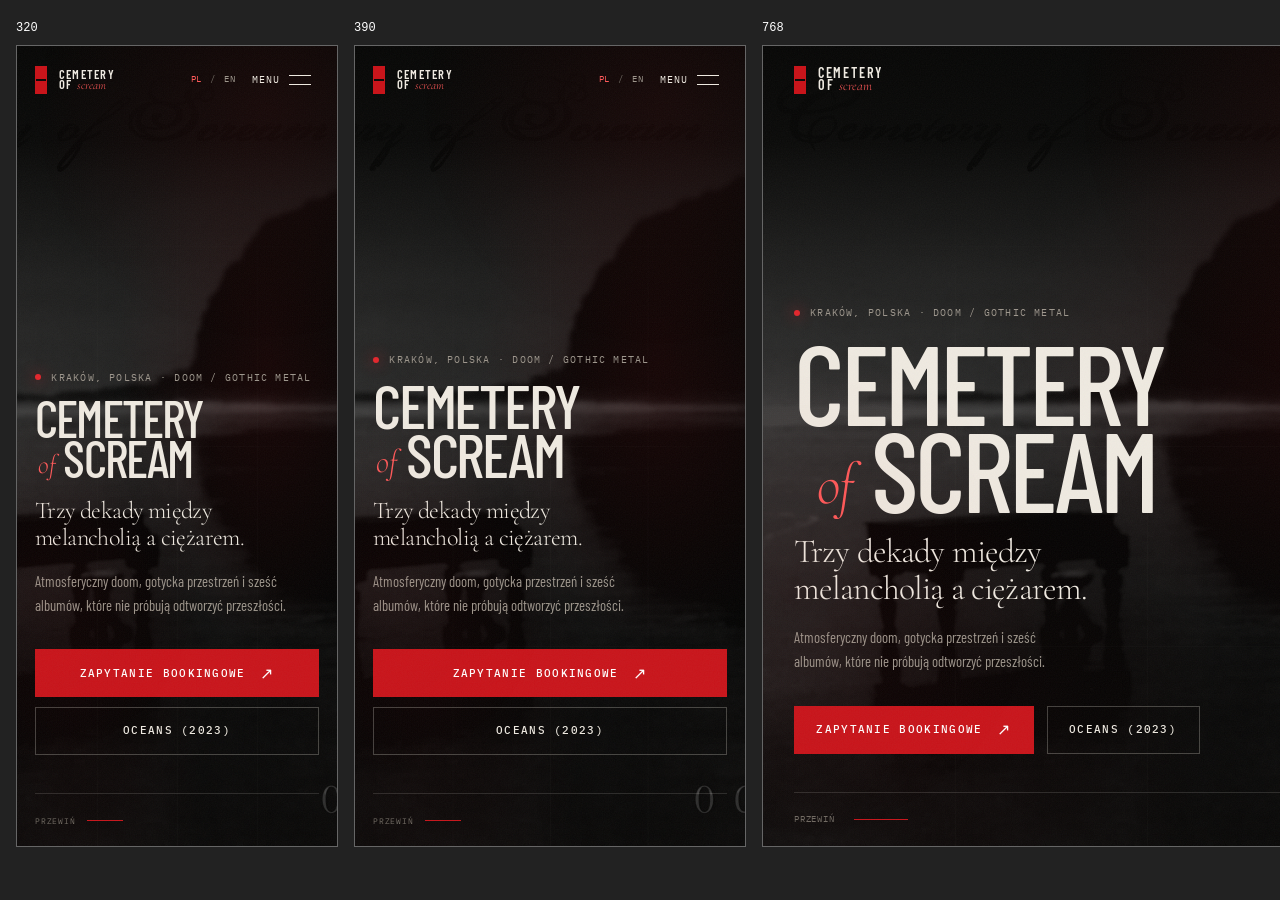
<file: version-1/_qa.html>
<!DOCTYPE html>
<html lang="pl">
<head>
<meta charset="utf-8">
<meta name="viewport" content="width=device-width, initial-scale=1">
<title>QA</title>
<style>
  html,body { margin:0; background:#222; }
  body { display:flex; gap:16px; padding:16px; align-items:flex-start; }
  figure { margin:0; }
  figcaption { color:#fff; font:12px/1.4 monospace; padding:4px 0 8px; }
  iframe { border:1px solid #666; display:block; background:#000; }
  .w320 iframe { width:320px; height:800px; }
  .w390 iframe { width:390px; height:800px; }
  .w768 iframe { width:768px; height:800px; }
  .w1024 iframe { width:1024px; height:800px; }
</style>
</head>
<body>
  <figure class="w320"><figcaption>320</figcaption><iframe src="index.html" title="320"></iframe></figure>
  <figure class="w390"><figcaption>390</figcaption><iframe src="index.html" title="390"></iframe></figure>
  <figure class="w768"><figcaption>768</figcaption><iframe src="index.html" title="768"></iframe></figure>
  <figure class="w1024"><figcaption>1024</figcaption><iframe src="index.html" title="1024"></iframe></figure>
<script>
  var hash = location.hash;
  document.querySelectorAll('iframe').forEach(function (frame) {
    frame.addEventListener('load', function () {
      try {
        var doc = frame.contentDocument;
        doc.documentElement.style.scrollBehavior = 'auto';
        if (hash === '#bottom') {
          frame.contentWindow.scrollTo(0, doc.documentElement.scrollHeight);
        } else if (hash) {
          var id = hash.slice(1);
          var el = doc.getElementById(id);
          if (el) frame.contentWindow.scrollTo(0, el.getBoundingClientRect().top + frame.contentWindow.scrollY - 80);
        }
        doc.querySelectorAll('.reveal').forEach(function (el) { el.classList.add('is-visible'); });
      } catch (e) {}
    });
  });
</script>
</body>
</html>
</file>
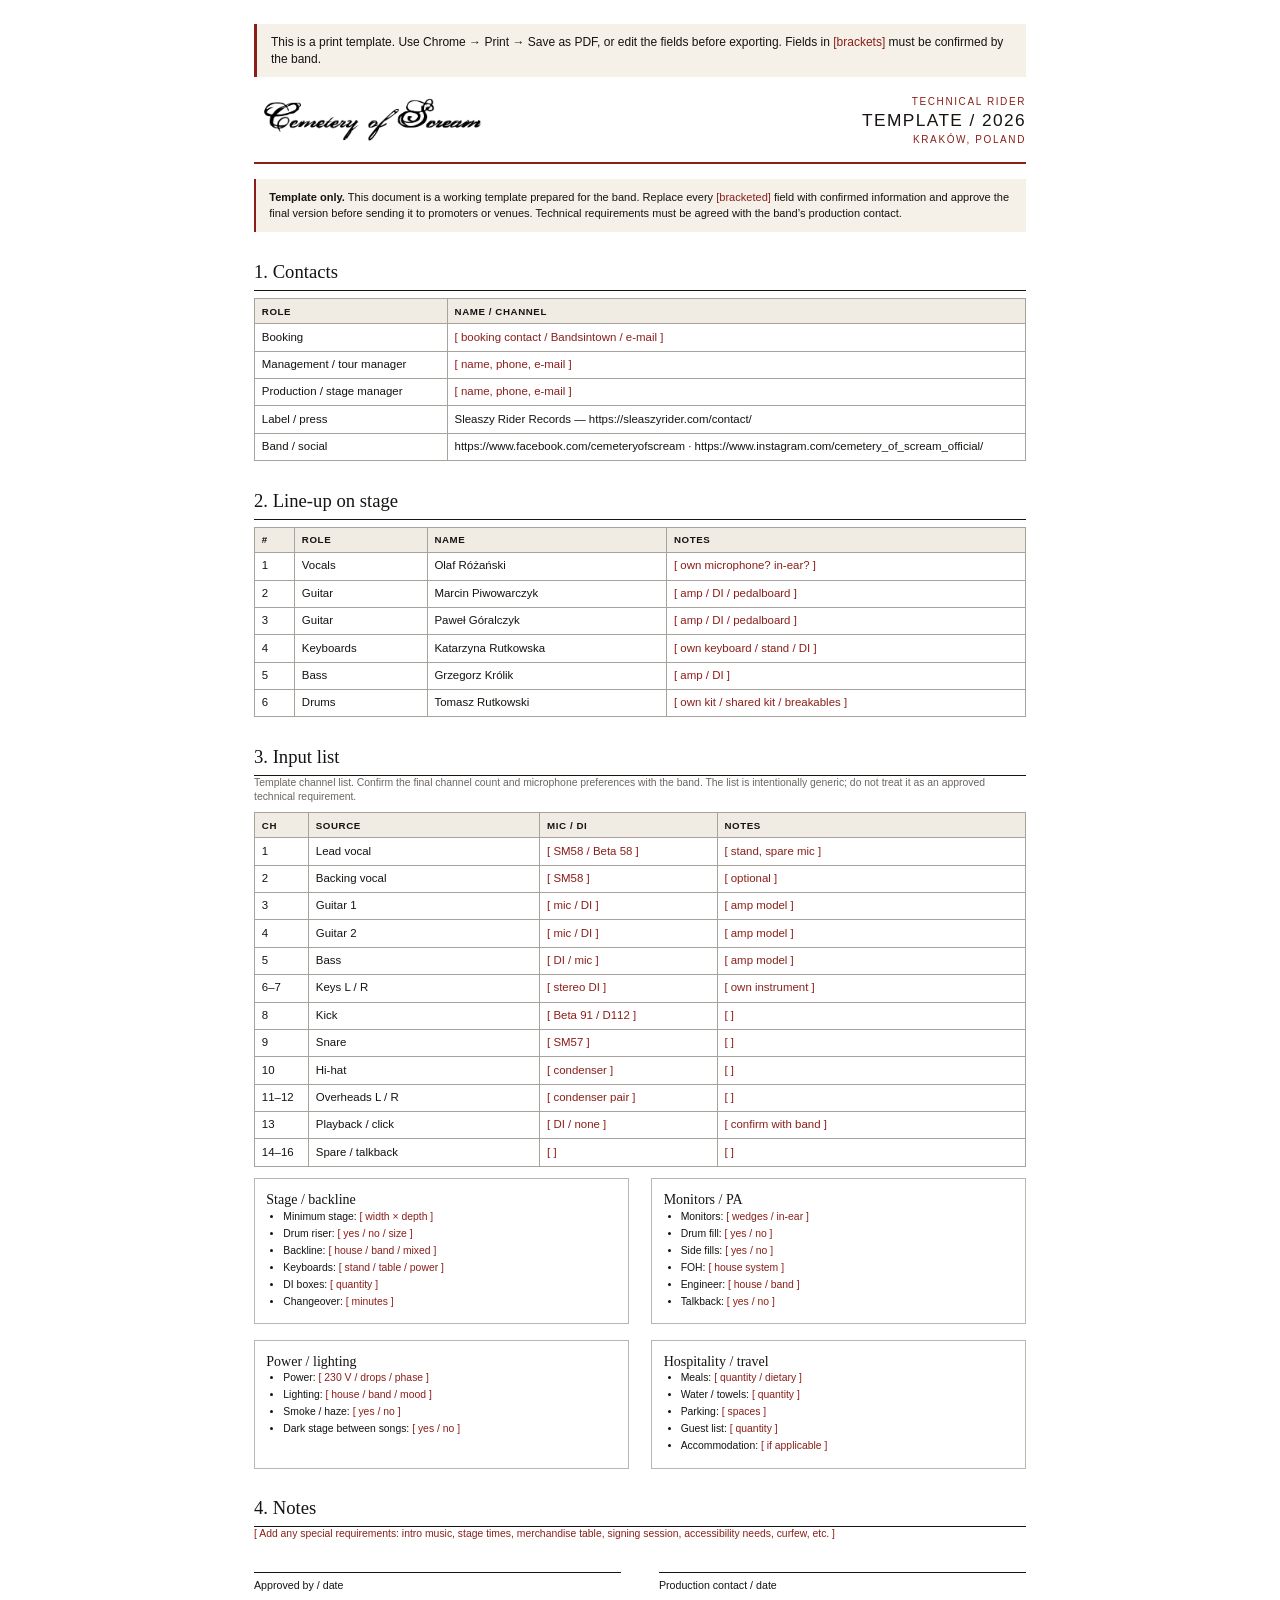
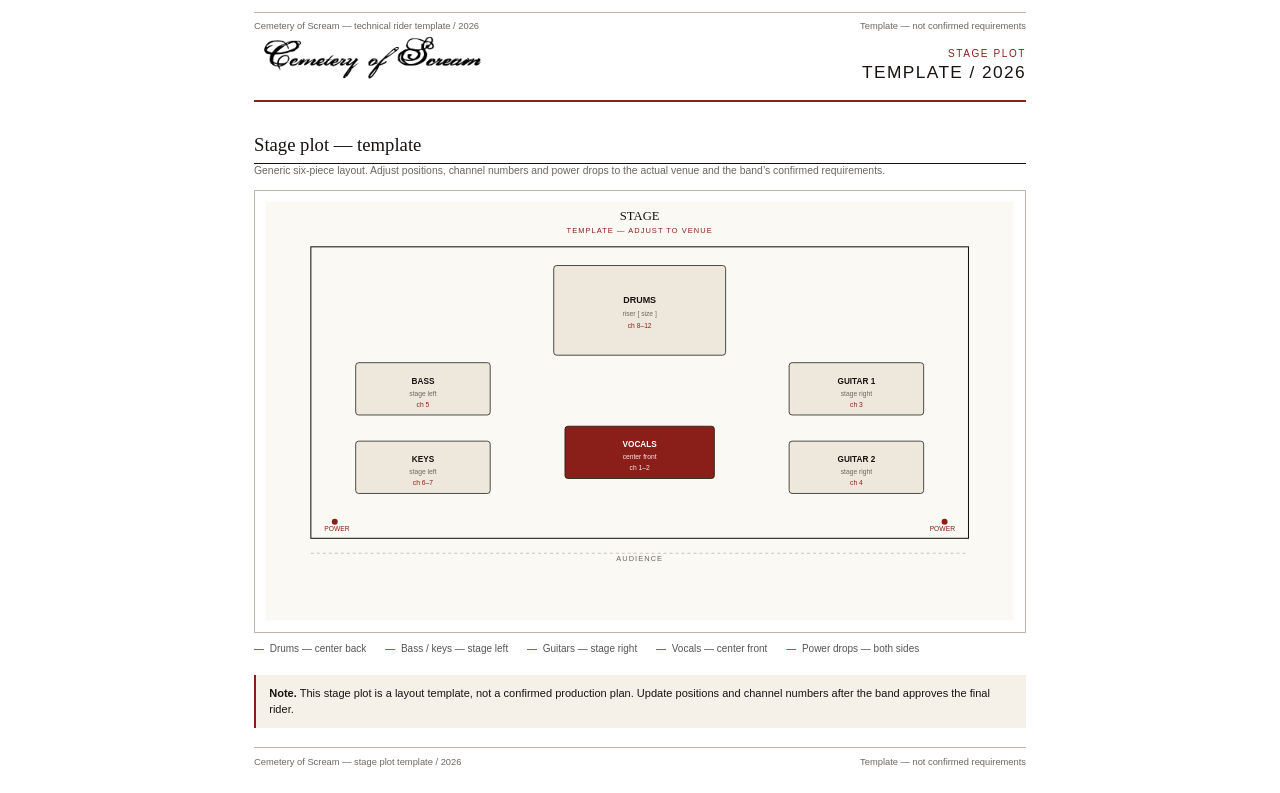
<file: version-2/assets/press/technical-rider-template.html>
<!doctype html>
<html lang="en">
<head>
<meta charset="utf-8">
<title>Cemetery of Scream — Technical Rider (template)</title>
<style>
  @page { size: A4; margin: 15mm 15mm 14mm; }
  * { box-sizing: border-box; }
  html { color: #111; background: #fff; }
  body { margin: 0; font-family: "Segoe UI", Arial, sans-serif; font-size: 9.2pt; line-height: 1.38; color: #161311; }
  h1, h2, h3 { margin: 0; font-family: Georgia, "Times New Roman", serif; font-weight: 400; }
  h1 { font-size: 25pt; line-height: 1; letter-spacing: -0.02em; }
  h2 { margin-top: 7mm; padding-bottom: 1.4mm; border-bottom: 1.2pt solid #161311; font-size: 14pt; }
  h3 { margin-top: 3mm; font-size: 10.5pt; }
  p { margin: 0 0 2.2mm; }
  ul { margin: 0 0 2mm; padding-left: 4.5mm; }
  li { margin-bottom: 0.8mm; }
  table { width: 100%; border-collapse: collapse; margin: 2mm 0 3mm; }
  th, td { padding: 1.4mm 1.8mm; border: 0.5pt solid #a8a29c; vertical-align: top; text-align: left; }
  th { background: #f0ece4; font-size: 7.3pt; letter-spacing: 0.06em; text-transform: uppercase; font-weight: 600; }
  td { font-size: 8.6pt; }
  .muted { color: #6c6661; }
  .small { font-size: 7.8pt; line-height: 1.35; }
  .accent { color: #8a1f1a; }
  .header { display: flex; align-items: flex-end; justify-content: space-between; gap: 8mm; border-bottom: 1.6pt solid #8a1f1a; padding-bottom: 4mm; }
  .header img { width: 62mm; height: auto; display: block; }
  .header .kicker { font-size: 7.5pt; letter-spacing: 0.16em; text-transform: uppercase; color: #8a1f1a; text-align: right; }
  .header .kicker strong { display: block; font-size: 13pt; letter-spacing: 0.08em; color: #161311; font-weight: 400; }
  .note { margin: 4mm 0 0; padding: 3mm 3.5mm; border-left: 2pt solid #8a1f1a; background: #f5f1e9; font-size: 8.3pt; }
  .two-col { display: grid; grid-template-columns: 1fr 1fr; gap: 6mm; }
  .three-col { display: grid; grid-template-columns: repeat(3, 1fr); gap: 4mm; }
  .box { border: 0.5pt solid #bdb6ae; padding: 3mm; }
  .box h3 { margin-top: 0; }
  .box ul { margin-bottom: 0; }
  .placeholder { color: #8a1f1a; }
  .signature { margin-top: 8mm; display: grid; grid-template-columns: 1fr 1fr; gap: 10mm; }
  .signature div { border-top: 0.6pt solid #161311; padding-top: 1.5mm; font-size: 8pt; }
  .stage-page { page-break-before: always; }
  .stage-wrap { border: 0.5pt solid #bdb6ae; padding: 3mm; margin-top: 3mm; }
  .stage-wrap svg { width: 100%; height: auto; display: block; }
  .legend { display: flex; flex-wrap: wrap; gap: 2mm 5mm; margin-top: 2.5mm; font-size: 7.5pt; color: #555; }
  .legend span::before { content: "—"; margin-right: 1.5mm; color: #8a1f1a; }
  .footer { margin-top: 5mm; padding-top: 2mm; border-top: 0.5pt solid #bdb6ae; font-size: 7pt; color: #6c6661; display: flex; justify-content: space-between; gap: 5mm; }
  .footer span:last-child { text-align: right; }
  @media screen {
    body { max-width: 820px; margin: 24px auto; padding: 0 24px; }
    .screen-only { margin-bottom: 18px; padding: 10px 14px; background: #f5f1e9; border-left: 3px solid #8a1f1a; font-size: 12px; }
  .sr-only { position: absolute !important; width: 1px !important; height: 1px !important; padding: 0 !important; margin: -1px !important; overflow: hidden !important; clip: rect(0 0 0 0) !important; clip-path: inset(50%) !important; white-space: nowrap !important; border: 0 !important; }
  }
  @media print {
    .screen-only { display: none; }
  }
</style>
</head>
<body>
  <h1 class="sr-only">Cemetery of Scream — technical rider template</h1>
  <div class="screen-only">
    This is a print template. Use Chrome → Print → Save as PDF, or edit the fields before exporting. Fields in <span class="placeholder">[brackets]</span> must be confirmed by the band.
  </div>

  <div class="header">
    <img src="cos-logo-black.png" alt="Cemetery of Scream" width="1200" height="265">
    <div class="kicker">
      Technical rider
      <strong>Template / 2026</strong>
      Kraków, Poland
    </div>
  </div>

  <div class="note">
    <strong>Template only.</strong> This document is a working template prepared for the band. Replace every <span class="placeholder">[bracketed]</span> field with confirmed information and approve the final version before sending it to promoters or venues. Technical requirements must be agreed with the band’s production contact.
  </div>

  <h2>1. Contacts</h2>
  <table>
    <tr><th style="width:25%">Role</th><th>Name / channel</th></tr>
    <tr><td>Booking</td><td class="placeholder">[ booking contact / Bandsintown / e-mail ]</td></tr>
    <tr><td>Management / tour manager</td><td class="placeholder">[ name, phone, e-mail ]</td></tr>
    <tr><td>Production / stage manager</td><td class="placeholder">[ name, phone, e-mail ]</td></tr>
    <tr><td>Label / press</td><td>Sleaszy Rider Records — https://sleaszyrider.com/contact/</td></tr>
    <tr><td>Band / social</td><td>https://www.facebook.com/cemeteryofscream · https://www.instagram.com/cemetery_of_scream_official/</td></tr>
  </table>

  <h2>2. Line-up on stage</h2>
  <table>
    <tr><th>#</th><th>Role</th><th>Name</th><th>Notes</th></tr>
    <tr><td>1</td><td>Vocals</td><td>Olaf Różański</td><td class="placeholder">[ own microphone? in-ear? ]</td></tr>
    <tr><td>2</td><td>Guitar</td><td>Marcin Piwowarczyk</td><td class="placeholder">[ amp / DI / pedalboard ]</td></tr>
    <tr><td>3</td><td>Guitar</td><td>Paweł Góralczyk</td><td class="placeholder">[ amp / DI / pedalboard ]</td></tr>
    <tr><td>4</td><td>Keyboards</td><td>Katarzyna Rutkowska</td><td class="placeholder">[ own keyboard / stand / DI ]</td></tr>
    <tr><td>5</td><td>Bass</td><td>Grzegorz Królik</td><td class="placeholder">[ amp / DI ]</td></tr>
    <tr><td>6</td><td>Drums</td><td>Tomasz Rutkowski</td><td class="placeholder">[ own kit / shared kit / breakables ]</td></tr>
  </table>

  <h2>3. Input list</h2>
  <p class="small muted">Template channel list. Confirm the final channel count and microphone preferences with the band. The list is intentionally generic; do not treat it as an approved technical requirement.</p>
  <table>
    <tr><th style="width:7%">Ch</th><th style="width:30%">Source</th><th style="width:23%">Mic / DI</th><th>Notes</th></tr>
    <tr><td>1</td><td>Lead vocal</td><td class="placeholder">[ SM58 / Beta 58 ]</td><td class="placeholder">[ stand, spare mic ]</td></tr>
    <tr><td>2</td><td>Backing vocal</td><td class="placeholder">[ SM58 ]</td><td class="placeholder">[ optional ]</td></tr>
    <tr><td>3</td><td>Guitar 1</td><td class="placeholder">[ mic / DI ]</td><td class="placeholder">[ amp model ]</td></tr>
    <tr><td>4</td><td>Guitar 2</td><td class="placeholder">[ mic / DI ]</td><td class="placeholder">[ amp model ]</td></tr>
    <tr><td>5</td><td>Bass</td><td class="placeholder">[ DI / mic ]</td><td class="placeholder">[ amp model ]</td></tr>
    <tr><td>6–7</td><td>Keys L / R</td><td class="placeholder">[ stereo DI ]</td><td class="placeholder">[ own instrument ]</td></tr>
    <tr><td>8</td><td>Kick</td><td class="placeholder">[ Beta 91 / D112 ]</td><td class="placeholder">[ ]</td></tr>
    <tr><td>9</td><td>Snare</td><td class="placeholder">[ SM57 ]</td><td class="placeholder">[ ]</td></tr>
    <tr><td>10</td><td>Hi-hat</td><td class="placeholder">[ condenser ]</td><td class="placeholder">[ ]</td></tr>
    <tr><td>11–12</td><td>Overheads L / R</td><td class="placeholder">[ condenser pair ]</td><td class="placeholder">[ ]</td></tr>
    <tr><td>13</td><td>Playback / click</td><td class="placeholder">[ DI / none ]</td><td class="placeholder">[ confirm with band ]</td></tr>
    <tr><td>14–16</td><td>Spare / talkback</td><td class="placeholder">[ ]</td><td class="placeholder">[ ]</td></tr>
  </table>

  <div class="two-col">
    <div class="box">
      <h3>Stage / backline</h3>
      <ul class="small">
        <li>Minimum stage: <span class="placeholder">[ width × depth ]</span></li>
        <li>Drum riser: <span class="placeholder">[ yes / no / size ]</span></li>
        <li>Backline: <span class="placeholder">[ house / band / mixed ]</span></li>
        <li>Keyboards: <span class="placeholder">[ stand / table / power ]</span></li>
        <li>DI boxes: <span class="placeholder">[ quantity ]</span></li>
        <li>Changeover: <span class="placeholder">[ minutes ]</span></li>
      </ul>
    </div>
    <div class="box">
      <h3>Monitors / PA</h3>
      <ul class="small">
        <li>Monitors: <span class="placeholder">[ wedges / in-ear ]</span></li>
        <li>Drum fill: <span class="placeholder">[ yes / no ]</span></li>
        <li>Side fills: <span class="placeholder">[ yes / no ]</span></li>
        <li>FOH: <span class="placeholder">[ house system ]</span></li>
        <li>Engineer: <span class="placeholder">[ house / band ]</span></li>
        <li>Talkback: <span class="placeholder">[ yes / no ]</span></li>
      </ul>
    </div>
  </div>

  <div class="two-col" style="margin-top:4mm">
    <div class="box">
      <h3>Power / lighting</h3>
      <ul class="small">
        <li>Power: <span class="placeholder">[ 230 V / drops / phase ]</span></li>
        <li>Lighting: <span class="placeholder">[ house / band / mood ]</span></li>
        <li>Smoke / haze: <span class="placeholder">[ yes / no ]</span></li>
        <li>Dark stage between songs: <span class="placeholder">[ yes / no ]</span></li>
      </ul>
    </div>
    <div class="box">
      <h3>Hospitality / travel</h3>
      <ul class="small">
        <li>Meals: <span class="placeholder">[ quantity / dietary ]</span></li>
        <li>Water / towels: <span class="placeholder">[ quantity ]</span></li>
        <li>Parking: <span class="placeholder">[ spaces ]</span></li>
        <li>Guest list: <span class="placeholder">[ quantity ]</span></li>
        <li>Accommodation: <span class="placeholder">[ if applicable ]</span></li>
      </ul>
    </div>
  </div>

  <h2>4. Notes</h2>
  <p class="small"><span class="placeholder">[ Add any special requirements: intro music, stage times, merchandise table, signing session, accessibility needs, curfew, etc. ]</span></p>

  <div class="signature">
    <div>Approved by / date</div>
    <div>Production contact / date</div>
  </div>

  <div class="footer">
    <span>Cemetery of Scream — technical rider template / 2026</span>
    <span>Template — not confirmed requirements</span>
  </div>

  <div class="stage-page">
    <div class="header">
      <img src="cos-logo-black.png" alt="Cemetery of Scream" width="1200" height="265">
      <div class="kicker">
        Stage plot
        <strong>Template / 2026</strong>
      </div>
    </div>

    <h2 style="margin-top:8mm">Stage plot — template</h2>
    <p class="small muted">Generic six-piece layout. Adjust positions, channel numbers and power drops to the actual venue and the band’s confirmed requirements.</p>

    <div class="stage-wrap">
      <svg viewBox="0 0 1000 560" xmlns="http://www.w3.org/2000/svg" role="img" aria-labelledby="plotTitle plotDesc">
        <title id="plotTitle">Cemetery of Scream stage plot template</title>
        <desc id="plotDesc">A generic stage plot with drums at the back, bass and keys on stage left, guitars on stage right, vocals at the front, and the audience at the bottom.</desc>
        <rect x="0" y="0" width="1000" height="560" fill="#fbf9f4"/>
        <text x="500" y="24" text-anchor="middle" font-family="Georgia, serif" font-size="17" fill="#161311">STAGE</text>
        <text x="500" y="42" text-anchor="middle" font-family="Arial, sans-serif" font-size="10" letter-spacing="1.4" fill="#8a1f1a">TEMPLATE — ADJUST TO VENUE</text>
        <rect x="60" y="60" width="880" height="390" fill="none" stroke="#161311" stroke-width="1.4"/>
        <text x="500" y="480" text-anchor="middle" font-family="Arial, sans-serif" font-size="10" letter-spacing="1.4" fill="#6c6661">AUDIENCE</text>
        <line x1="60" y1="470" x2="940" y2="470" stroke="#a8a29c" stroke-width="0.8" stroke-dasharray="4 4"/>
        <rect x="385" y="85" width="230" height="120" rx="4" fill="#eee8dc" stroke="#161311" stroke-width="1"/>
        <text x="500" y="135" text-anchor="middle" font-family="Arial, sans-serif" font-size="12" font-weight="600" fill="#161311">DRUMS</text>
        <text x="500" y="152" text-anchor="middle" font-family="Arial, sans-serif" font-size="9" fill="#6c6661">riser [ size ]</text>
        <text x="500" y="168" text-anchor="middle" font-family="Arial, sans-serif" font-size="9" fill="#8a1f1a">ch 8–12</text>
        <rect x="120" y="215" width="180" height="70" rx="4" fill="#eee8dc" stroke="#161311" stroke-width="1"/>
        <text x="210" y="243" text-anchor="middle" font-family="Arial, sans-serif" font-size="11" font-weight="600" fill="#161311">BASS</text>
        <text x="210" y="259" text-anchor="middle" font-family="Arial, sans-serif" font-size="9" fill="#6c6661">stage left</text>
        <text x="210" y="274" text-anchor="middle" font-family="Arial, sans-serif" font-size="9" fill="#8a1f1a">ch 5</text>
        <rect x="120" y="320" width="180" height="70" rx="4" fill="#eee8dc" stroke="#161311" stroke-width="1"/>
        <text x="210" y="348" text-anchor="middle" font-family="Arial, sans-serif" font-size="11" font-weight="600" fill="#161311">KEYS</text>
        <text x="210" y="364" text-anchor="middle" font-family="Arial, sans-serif" font-size="9" fill="#6c6661">stage left</text>
        <text x="210" y="379" text-anchor="middle" font-family="Arial, sans-serif" font-size="9" fill="#8a1f1a">ch 6–7</text>
        <rect x="700" y="215" width="180" height="70" rx="4" fill="#eee8dc" stroke="#161311" stroke-width="1"/>
        <text x="790" y="243" text-anchor="middle" font-family="Arial, sans-serif" font-size="11" font-weight="600" fill="#161311">GUITAR 1</text>
        <text x="790" y="259" text-anchor="middle" font-family="Arial, sans-serif" font-size="9" fill="#6c6661">stage right</text>
        <text x="790" y="274" text-anchor="middle" font-family="Arial, sans-serif" font-size="9" fill="#8a1f1a">ch 3</text>
        <rect x="700" y="320" width="180" height="70" rx="4" fill="#eee8dc" stroke="#161311" stroke-width="1"/>
        <text x="790" y="348" text-anchor="middle" font-family="Arial, sans-serif" font-size="11" font-weight="600" fill="#161311">GUITAR 2</text>
        <text x="790" y="364" text-anchor="middle" font-family="Arial, sans-serif" font-size="9" fill="#6c6661">stage right</text>
        <text x="790" y="379" text-anchor="middle" font-family="Arial, sans-serif" font-size="9" fill="#8a1f1a">ch 4</text>
        <rect x="400" y="300" width="200" height="70" rx="4" fill="#8a1f1a" stroke="#161311" stroke-width="1"/>
        <text x="500" y="328" text-anchor="middle" font-family="Arial, sans-serif" font-size="11" font-weight="600" fill="#fff">VOCALS</text>
        <text x="500" y="344" text-anchor="middle" font-family="Arial, sans-serif" font-size="9" fill="#f5e8e5">center front</text>
        <text x="500" y="359" text-anchor="middle" font-family="Arial, sans-serif" font-size="9" fill="#f5e8e5">ch 1–2</text>
        <text x="78" y="440" font-family="Arial, sans-serif" font-size="9" fill="#8a1f1a">POWER</text>
        <text x="922" y="440" text-anchor="end" font-family="Arial, sans-serif" font-size="9" fill="#8a1f1a">POWER</text>
        <circle cx="92" cy="428" r="4" fill="#8a1f1a"/>
        <circle cx="908" cy="428" r="4" fill="#8a1f1a"/>
      </svg>
    </div>

    <div class="legend">
      <span>Drums — center back</span>
      <span>Bass / keys — stage left</span>
      <span>Guitars — stage right</span>
      <span>Vocals — center front</span>
      <span>Power drops — both sides</span>
    </div>

    <div class="note" style="margin-top:5mm">
      <strong>Note.</strong> This stage plot is a layout template, not a confirmed production plan. Update positions and channel numbers after the band approves the final rider.
    </div>

    <div class="footer">
      <span>Cemetery of Scream — stage plot template / 2026</span>
      <span>Template — not confirmed requirements</span>
    </div>
  </div>
</body>
</html>
</file>
<file: css/landing.css>
/* ==========================================================================
   Cemetery of Scream — project presentation start page
   ========================================================================== */

@font-face {
  font-family: "Cormorant Garamond";
  font-style: italic;
  font-weight: 400;
  font-display: swap;
  src: url("../assets/fonts/cormorant-italic-latin-ext.woff2") format("woff2");
  unicode-range: U+0100-02BA, U+02BD-02C5, U+02C7-02CC, U+02CE-02D7, U+02DD-02FF, U+0304, U+0308, U+0329, U+1D00-1DBF, U+1E00-1E9F, U+1EF2-1EFF, U+2020, U+20A0-20AB, U+20AD-20C4, U+2113, U+2C60-2C7F, U+A720-A7FF;
}

@font-face {
  font-family: "Cormorant Garamond";
  font-style: italic;
  font-weight: 400;
  font-display: swap;
  src: url("../assets/fonts/cormorant-italic-latin.woff2") format("woff2");
  unicode-range: U+0000-00FF, U+0131, U+0152-0153, U+02BB-02BC, U+02C6, U+02DA, U+02DC, U+0304, U+0308, U+0329, U+2000-206F, U+20AC, U+2122, U+2191, U+2193, U+2212, U+2215, U+FEFF, U+FFFD;
}

@font-face {
  font-family: "Barlow Condensed";
  font-style: normal;
  font-weight: 500;
  font-display: swap;
  src: url("../assets/fonts/barlow-condensed-500-latin-ext.woff2") format("woff2");
  unicode-range: U+0100-02BA, U+02BD-02C5, U+02C7-02CC, U+02CE-02D7, U+02DD-02FF, U+0304, U+0308, U+0329, U+1D00-1DBF, U+1E00-1E9F, U+1EF2-1EFF, U+2020, U+20A0-20AB, U+20AD-20C4, U+2113, U+2C60-2C7F, U+A720-A7FF;
}

@font-face {
  font-family: "Barlow Condensed";
  font-style: normal;
  font-weight: 500;
  font-display: swap;
  src: url("../assets/fonts/barlow-condensed-500-latin.woff2") format("woff2");
  unicode-range: U+0000-00FF, U+0131, U+0152-0153, U+02BB-02BC, U+02C6, U+02DA, U+02DC, U+0304, U+0308, U+0329, U+2000-206F, U+20AC, U+2122, U+2191, U+2193, U+2212, U+2215, U+FEFF, U+FFFD;
}

@font-face {
  font-family: "Barlow Condensed";
  font-style: normal;
  font-weight: 600;
  font-display: swap;
  src: url("../assets/fonts/barlow-condensed-600-latin-ext.woff2") format("woff2");
  unicode-range: U+0100-02BA, U+02BD-02C5, U+02C7-02CC, U+02CE-02D7, U+02DD-02FF, U+0304, U+0308, U+0329, U+1D00-1DBF, U+1E00-1E9F, U+1EF2-1EFF, U+2020, U+20A0-20AB, U+20AD-20C4, U+2113, U+2C60-2C7F, U+A720-A7FF;
}

@font-face {
  font-family: "Barlow Condensed";
  font-style: normal;
  font-weight: 600;
  font-display: swap;
  src: url("../assets/fonts/barlow-condensed-600-latin.woff2") format("woff2");
  unicode-range: U+0000-00FF, U+0131, U+0152-0153, U+02BB-02BC, U+02C6, U+02DA, U+02DC, U+0304, U+0308, U+0329, U+2000-206F, U+20AC, U+2122, U+2191, U+2193, U+2212, U+2215, U+FEFF, U+FFFD;
}

@font-face {
  font-family: "IBM Plex Mono";
  font-style: normal;
  font-weight: 400;
  font-display: swap;
  src: url("../assets/fonts/ibm-plex-mono-400-latin-ext.woff2") format("woff2");
  unicode-range: U+0100-02BA, U+02BD-02C5, U+02C7-02CC, U+02CE-02D7, U+02DD-02FF, U+0304, U+0308, U+0329, U+1D00-1DBF, U+1E00-1E9F, U+1EF2-1EFF, U+2020, U+20A0-20AB, U+20AD-20C4, U+2113, U+2C60-2C7F, U+A720-A7FF;
}

@font-face {
  font-family: "IBM Plex Mono";
  font-style: normal;
  font-weight: 400;
  font-display: swap;
  src: url("../assets/fonts/ibm-plex-mono-400-latin.woff2") format("woff2");
  unicode-range: U+0000-00FF, U+0131, U+0152-0153, U+02BB-02BC, U+02C6, U+02DA, U+02DC, U+0304, U+0308, U+0329, U+2000-206F, U+20AC, U+2122, U+2191, U+2193, U+2212, U+2215, U+FEFF, U+FFFD;
}

:root {
  color-scheme: dark;
  --soot: #080707;
  --paper: #f1eae3;
  --muted: #b8aba7;
  --faint: #91837f;
  --blood: #9b1d2b;
  --blood-light: #dc9096;
  --line: rgba(241, 234, 227, .24);
  --line-strong: rgba(241, 234, 227, .44);
  --font-display: "Cormorant Garamond", "Iowan Old Style", Georgia, serif;
  --font-ui: "Barlow Condensed", "Arial Narrow", "Segoe UI", sans-serif;
  --font-mono: "IBM Plex Mono", "Cascadia Code", Consolas, monospace;
  --ease: cubic-bezier(.2, .7, .2, 1);
  --gutter: clamp(1.15rem, 4.2vw, 4.5rem);
}

*,
*::before,
*::after { box-sizing: border-box; }

html { min-width: 320px; background: var(--soot); }

body {
  min-width: 320px;
  min-height: 100vh;
  margin: 0;
  overflow-x: clip;
  background: var(--soot);
  color: var(--paper);
  font-family: var(--font-ui);
  -webkit-font-smoothing: antialiased;
}

img { max-width: 100%; }

a { color: inherit; }

.visually-hidden {
  position: absolute;
  width: 1px;
  height: 1px;
  margin: -1px;
  padding: 0;
  overflow: hidden;
  clip: rect(0 0 0 0);
  clip-path: inset(50%);
  white-space: nowrap;
  border: 0;
}

/* ---------- shell ---------------------------------------------------------- */

.landing {
  position: relative;
  isolation: isolate;
  display: grid;
  grid-template-rows: auto minmax(0, 1fr) auto;
  min-height: 100vh;
  min-height: 100svh;
  padding: clamp(1.15rem, 2.4vw, 2rem) var(--gutter) clamp(1rem, 2vh, 1.5rem);
  overflow: hidden;
}

.landing__media {
  position: absolute;
  inset: 0;
  z-index: -2;
  margin: 0;
}

.landing__media img {
  display: block;
  width: 100%;
  height: 100%;
  object-fit: cover;
  object-position: center 34%;
  filter: grayscale(1) contrast(1.04) brightness(.7);
}

.landing__media::after {
  content: "";
  position: absolute;
  inset: 0;
  background:
    linear-gradient(to bottom,
      rgba(8, 7, 7, .84) 0%,
      rgba(8, 7, 7, .26) 26%,
      rgba(8, 7, 7, .32) 54%,
      rgba(8, 7, 7, .93) 100%),
    radial-gradient(ellipse 72% 46% at 50% 44%, rgba(8, 7, 7, .5), transparent 72%),
    radial-gradient(ellipse at 50% 108%, rgba(133, 22, 36, .36), transparent 56%),
    radial-gradient(ellipse at 50% 42%, transparent 34%, rgba(8, 7, 7, .5) 100%);
}

/* ---------- top bar -------------------------------------------------------- */

.topbar {
  position: relative;
  z-index: 1;
  display: flex;
  align-items: flex-start;
  justify-content: space-between;
  gap: 1rem;
  font-family: var(--font-mono);
  font-size: .62rem;
  letter-spacing: .18em;
  line-height: 1.6;
  text-transform: uppercase;
}

.topbar p { margin: 0; }
.topbar__place { color: rgba(241, 234, 227, .86); }
.topbar__place span { padding-inline: .3em; color: var(--blood-light); }
.topbar__est { color: var(--faint); white-space: nowrap; }

/* ---------- stage ---------------------------------------------------------- */

.stage {
  position: relative;
  z-index: 1;
  display: flex;
  flex-direction: column;
  align-items: center;
  justify-content: center;
  width: 100%;
  min-width: 0;
  padding-block: clamp(1.5rem, 4vh, 3rem);
  text-align: center;
}

.stage__kicker {
  margin: 0 0 clamp(.9rem, 2.2vh, 1.5rem);
  font-family: var(--font-mono);
  font-size: clamp(.6rem, .48rem + .25vw, .7rem);
  letter-spacing: .22em;
  line-height: 1.6;
  text-transform: uppercase;
  color: var(--muted);
}

.stage__kicker span { padding-inline: .35em; color: var(--blood-light); }

.stage__title {
  max-width: 100%;
  min-width: 0;
  margin: 0;
}

.stage__title img {
  display: block;
  width: min(100%, clamp(16.5rem, 40vw, 32rem));
  height: auto;
  margin-inline: auto;
  filter: drop-shadow(0 8px 34px rgba(0, 0, 0, .72));
}

.stage__lede {
  max-width: 34ch;
  margin: clamp(.9rem, 2.2vh, 1.5rem) 0 0;
  font-family: var(--font-display);
  font-size: clamp(1.15rem, .95rem + .8vw, 1.45rem);
  font-style: italic;
  line-height: 1.35;
  color: #ddd3cd;
}

/* ---------- doors (the three buttons) ------------------------------------- */

.doors {
  display: grid;
  grid-template-columns: repeat(2, minmax(0, 1fr));
  gap: .8rem;
  width: min(100%, 50rem);
  min-width: 0;
  margin-top: clamp(1.4rem, 3.4vh, 2.4rem);
}

.door {
  display: flex;
  flex-direction: column;
  min-width: 0;
  min-height: 10rem;
  padding: 1.15rem 1.2rem 1rem;
  border: 1px solid var(--line);
  background: rgba(11, 9, 9, .66);
  color: var(--paper);
  text-align: left;
  text-decoration: none;
  backdrop-filter: blur(10px) saturate(.85);
  -webkit-backdrop-filter: blur(10px) saturate(.85);
  transition:
    transform .18s var(--ease),
    border-color .18s var(--ease),
    background-color .18s var(--ease);
}

.door__top {
  display: flex;
  align-items: flex-start;
  justify-content: space-between;
  gap: 1rem;
}

.door__code {
  font-family: var(--font-display);
  font-size: 3.1rem;
  font-style: italic;
  line-height: .75;
  letter-spacing: -.03em;
  color: rgba(241, 234, 227, .92);
  transition: color .18s var(--ease);
}

.door__mark {
  padding-top: .1rem;
  font-family: var(--font-mono);
  font-size: .54rem;
  letter-spacing: .14em;
  line-height: 1.5;
  text-transform: uppercase;
  color: var(--faint);
}

.door__name {
  display: block;
  margin-top: .8rem;
  font-family: var(--font-ui);
  font-size: clamp(1.35rem, 1.1rem + .5vw, 1.6rem);
  font-weight: 500;
  letter-spacing: .12em;
  line-height: 1.1;
  text-transform: uppercase;
}

.door__desc {
  display: block;
  margin-top: .3rem;
  font-family: var(--font-mono);
  font-size: .58rem;
  letter-spacing: .1em;
  line-height: 1.55;
  text-transform: uppercase;
  color: var(--muted);
}

.door__action {
  display: flex;
  align-items: center;
  justify-content: flex-start;
  gap: 1rem;
  margin-top: auto;
  padding-top: .65rem;
  border-top: 1px solid var(--line);
  font-family: var(--font-ui);
  font-size: .68rem;
  font-weight: 500;
  letter-spacing: .16em;
  text-transform: uppercase;
  transition: border-color .18s var(--ease);
}

.door:hover {
  transform: translateY(-3px);
  border-color: var(--blood-light);
  background-color: rgba(73, 16, 24, .74);
}

.door:hover .door__code { color: var(--blood-light); }
.door:hover .door__action { border-color: var(--line-strong); }

.door:active { transform: translateY(-1px); }

.door:focus-visible {
  outline: 2px solid var(--blood-light);
  outline-offset: 4px;
}

/* ---------- colophon ------------------------------------------------------- */

.colophon {
  position: relative;
  z-index: 1;
  font-family: var(--font-mono);
  font-size: .6rem;
  letter-spacing: .14em;
  line-height: 1.6;
  text-align: center;
  text-transform: uppercase;
  color: var(--faint);
}

.colophon p { margin: 0; }
.colophon p span { padding-inline: .25em; color: var(--blood-light); }
.colophon__note { margin-top: .3rem !important; font-size: .54rem; color: var(--faint); }

/* ---------- entrance ------------------------------------------------------- */

@keyframes rise {
  from { opacity: 0; transform: translateY(14px); }
  to { opacity: 1; transform: translateY(0); }
}

.stage__kicker,
.stage__title,
.stage__lede,
.door {
  animation: rise .6s var(--ease) backwards;
}

.stage__title { animation-delay: .06s; }
.stage__lede { animation-delay: .12s; }
.door:nth-child(1) { animation-delay: .18s; }
.door:nth-child(2) { animation-delay: .24s; }
.door:nth-child(3) { animation-delay: .3s; }
.door:nth-child(4) { animation-delay: .36s; }

/* ---------- responsive ----------------------------------------------------- */

@media (max-width: 900px) {
  .doors {
    grid-template-columns: repeat(2, minmax(0, 1fr));
    width: min(100%, 44rem);
    gap: .65rem;
  }

  .door {
    min-height: 0;
    padding: .95rem 1.1rem .85rem;
  }

  .door__top { align-items: baseline; }
  .door__code { font-size: 2.35rem; }
  .door__name { margin-top: .55rem; }
  .door__action { margin-top: .9rem; }
}

@media (max-width: 620px) {
  .topbar {
    flex-direction: column;
    align-items: center;
    gap: .25rem;
    font-size: .56rem;
    letter-spacing: .14em;
    text-align: center;
  }

  .topbar__est { display: none; }

  .stage { padding-block: 1.6rem 1.4rem; }
  .stage__title img { width: min(100%, 19rem); }
  .stage__lede { font-size: 1.1rem; }
  .landing__media img { object-position: center 26%; }

  .doors {
    grid-template-columns: 1fr;
    width: min(100%, 34rem);
  }

  .colophon { font-size: .54rem; }
  .colophon__note { display: none; }
}

@media (max-height: 760px) and (min-width: 901px) {
  .stage { padding-block: 1rem; }
  .stage__title img { width: min(100%, clamp(14rem, 30vw, 25rem)); }
  .stage__lede { margin-top: .7rem; }
  .doors { margin-top: 1.1rem; }
  .door { min-height: 9.6rem; padding-top: .95rem; }
  .door__code { font-size: 2.6rem; }
}

@media (prefers-reduced-motion: reduce) {
  *,
  *::before,
  *::after {
    animation-duration: .01ms !important;
    animation-iteration-count: 1 !important;
    transition-duration: .01ms !important;
  }

  .stage__kicker,
  .stage__title,
  .stage__lede,
  .door { animation: none; }
}
</file>
<file: hosting/css/temporary.css>
:root {
  color-scheme: dark;
  --black: #090808;
  --paper: #e9e4e1;
  --muted: #9b9290;
  --crimson: #9b1d2b;
  --line: rgba(233, 228, 225, .24);
  font-family: "Arial Narrow", "Helvetica Neue", Arial, sans-serif;
  background: var(--black);
  color: var(--paper);
}

* { box-sizing: border-box; }

html {
  min-width: 320px;
  min-height: 100%;
  background: var(--black);
}

body {
  min-width: 320px;
  min-height: 100vh;
  margin: 0;
  overflow-x: hidden;
  background:
    radial-gradient(ellipse at 50% 54%, rgba(91, 14, 24, .26), transparent 38rem),
    radial-gradient(ellipse at 50% 100%, rgba(48, 11, 17, .2), transparent 45rem),
    var(--black);
}

a { color: inherit; }

.landing {
  position: relative;
  isolation: isolate;
  display: grid;
  grid-template-rows: auto minmax(0, 1fr) auto;
  align-items: center;
  justify-items: center;
  width: 100%;
  min-height: 100vh;
  min-height: 100svh;
  padding: clamp(1.5rem, 4vh, 3.2rem) clamp(1.15rem, 5vw, 5rem) clamp(1.4rem, 3.5vh, 2.8rem);
}

.identity,
.contacts {
  position: relative;
  z-index: 3;
  text-align: center;
}

.identity { width: 100%; padding-block: .5rem; }

.identity__nav {
  position: absolute;
  top: 50%;
  right: 0;
  transform: translateY(-50%);
}

.identity__nav a {
  padding: .35rem .05rem;
  color: #766e6d;
  font-family: "Courier New", monospace;
  font-size: .7rem;
  letter-spacing: .19em;
  text-decoration: none;
  text-transform: uppercase;
  transition: color .2s ease;
}

.identity__nav a:hover { color: #dc8e95; }
.identity__nav a:focus-visible { outline: 1px solid #da6e78; outline-offset: 5px; }

.identity__eyebrow,
.contacts__label,
.contacts__note {
  margin: 0;
  font-family: "Courier New", monospace;
  font-size: .7rem;
  font-weight: 400;
  letter-spacing: .19em;
  line-height: 1.6;
  text-transform: uppercase;
}

.identity__eyebrow { color: #c6b9b6; }
.identity__eyebrow span { padding-inline: .25em; color: var(--crimson); }

.hero-photo {
  position: relative;
  z-index: 1;
  width: fit-content;
  max-width: min(70vw, 1050px);
  margin: 0;
  background: transparent;
  transform: translate3d(0, var(--photo-y, 0), 0);
  transition: transform .35s ease-out;
}

.hero-photo__image {
  display: block;
  width: auto;
  height: auto;
  max-width: 100%;
  max-height: min(70svh, 720px);
  object-fit: contain;
  outline: 1px solid rgba(210, 205, 203, .52);
  outline-offset: 0;
  filter: grayscale(1) contrast(1.07) brightness(.72);
}

.hero-photo__shade {
  position: absolute;
  inset: 0;
  pointer-events: none;
  background: linear-gradient(0deg, rgba(28, 4, 9, .2), transparent 45%, rgba(6, 5, 5, .08));
  mix-blend-mode: multiply;
}

.contacts {
  width: min(100%, 48rem);
  padding-top: 1.1rem;
}

.contacts__label { color: var(--muted); }

.contacts__links {
  display: flex;
  flex-wrap: wrap;
  justify-content: center;
  gap: .45rem clamp(1.05rem, 3vw, 2.2rem);
  margin-top: .8rem;
}

.contacts__links a {
  padding: .35rem .05rem;
  color: var(--paper);
  font-family: "Courier New", monospace;
  font-size: .82rem;
  letter-spacing: .1em;
  text-decoration: none;
  text-transform: uppercase;
  transition: color .2s ease;
}

.contacts__links a span { color: var(--crimson); }
.contacts__links a:hover { color: #dc8e95; }
.contacts__links a:focus-visible { outline: 1px solid #da6e78; outline-offset: 5px; }

.contacts__note {
  margin-top: .8rem;
  color: #766e6d;
  font-size: .58rem;
  letter-spacing: .16em;
}

@media (max-width: 640px) {
  .landing { padding-inline: 1rem; }
  .identity__eyebrow { font-size: .62rem; letter-spacing: .12em; }
  .identity__nav { position: static; transform: none; margin-top: .45rem; }
  .hero-photo {
    max-width: 70vw;
  }
  .hero-photo__image { max-height: 58svh; }
  .contacts { padding-top: .8rem; }
  .contacts__links { max-width: 22rem; gap: .25rem 1rem; }
  .contacts__links a { font-size: .75rem; }
}

@media (max-height: 680px) and (min-width: 641px) {
  .landing { padding-block: 1rem; }
  .contacts { padding-top: .5rem; }
  .contacts__links { margin-top: .35rem; }
  .contacts__note { margin-top: .3rem; }
}

@media (prefers-reduced-motion: reduce) {
  *, *::before, *::after {
    scroll-behavior: auto !important;
    animation-duration: .01ms !important;
    animation-iteration-count: 1 !important;
    transition-duration: .01ms !important;
  }
  .hero-photo { transform: none !important; }
}
</file>
<file: version-1/assets/css/styles.css>
/* ==========================================================================
   Cemetery of Scream — dark editorial site
   Static, dependency-free stylesheet.
   ========================================================================== */

/* --------------------------------------------------------------------------
   Fonts (self-hosted, Google Fonts / OFL)
   -------------------------------------------------------------------------- */

@font-face {
  font-family: "Cormorant Garamond";
  font-style: normal;
  font-weight: 300;
  font-display: swap;
  src: url("../fonts/cormorant-normal-latin-ext.woff2") format("woff2");
  unicode-range: U+0100-02BA, U+02BD-02C5, U+02C7-02CC, U+02CE-02D7, U+02DD-02FF, U+0304, U+0308, U+0329, U+1D00-1DBF, U+1E00-1E9F, U+1EF2-1EFF, U+2020, U+20A0-20AB, U+20AD-20C4, U+2113, U+2C60-2C7F, U+A720-A7FF;
}
@font-face {
  font-family: "Cormorant Garamond";
  font-style: normal;
  font-weight: 300;
  font-display: swap;
  src: url("../fonts/cormorant-normal-latin.woff2") format("woff2");
  unicode-range: U+0000-00FF, U+0131, U+0152-0153, U+02BB-02BC, U+02C6, U+02DA, U+02DC, U+0304, U+0308, U+0329, U+2000-206F, U+20AC, U+2122, U+2191, U+2193, U+2212, U+2215, U+FEFF, U+FFFD;
}
@font-face {
  font-family: "Cormorant Garamond";
  font-style: normal;
  font-weight: 400;
  font-display: swap;
  src: url("../fonts/cormorant-normal-latin-ext.woff2") format("woff2");
  unicode-range: U+0100-02BA, U+02BD-02C5, U+02C7-02CC, U+02CE-02D7, U+02DD-02FF, U+0304, U+0308, U+0329, U+1D00-1DBF, U+1E00-1E9F, U+1EF2-1EFF, U+2020, U+20A0-20AB, U+20AD-20C4, U+2113, U+2C60-2C7F, U+A720-A7FF;
}
@font-face {
  font-family: "Cormorant Garamond";
  font-style: normal;
  font-weight: 400;
  font-display: swap;
  src: url("../fonts/cormorant-normal-latin.woff2") format("woff2");
  unicode-range: U+0000-00FF, U+0131, U+0152-0153, U+02BB-02BC, U+02C6, U+02DA, U+02DC, U+0304, U+0308, U+0329, U+2000-206F, U+20AC, U+2122, U+2191, U+2193, U+2212, U+2215, U+FEFF, U+FFFD;
}
@font-face {
  font-family: "Cormorant Garamond";
  font-style: normal;
  font-weight: 500;
  font-display: swap;
  src: url("../fonts/cormorant-normal-latin-ext.woff2") format("woff2");
  unicode-range: U+0100-02BA, U+02BD-02C5, U+02C7-02CC, U+02CE-02D7, U+02DD-02FF, U+0304, U+0308, U+0329, U+1D00-1DBF, U+1E00-1E9F, U+1EF2-1EFF, U+2020, U+20A0-20AB, U+20AD-20C4, U+2113, U+2C60-2C7F, U+A720-A7FF;
}
@font-face {
  font-family: "Cormorant Garamond";
  font-style: normal;
  font-weight: 500;
  font-display: swap;
  src: url("../fonts/cormorant-normal-latin.woff2") format("woff2");
  unicode-range: U+0000-00FF, U+0131, U+0152-0153, U+02BB-02BC, U+02C6, U+02DA, U+02DC, U+0304, U+0308, U+0329, U+2000-206F, U+20AC, U+2122, U+2191, U+2193, U+2212, U+2215, U+FEFF, U+FFFD;
}
@font-face {
  font-family: "Cormorant Garamond";
  font-style: italic;
  font-weight: 300;
  font-display: swap;
  src: url("../fonts/cormorant-italic-latin-ext.woff2") format("woff2");
  unicode-range: U+0100-02BA, U+02BD-02C5, U+02C7-02CC, U+02CE-02D7, U+02DD-02FF, U+0304, U+0308, U+0329, U+1D00-1DBF, U+1E00-1E9F, U+1EF2-1EFF, U+2020, U+20A0-20AB, U+20AD-20C4, U+2113, U+2C60-2C7F, U+A720-A7FF;
}
@font-face {
  font-family: "Cormorant Garamond";
  font-style: italic;
  font-weight: 300;
  font-display: swap;
  src: url("../fonts/cormorant-italic-latin.woff2") format("woff2");
  unicode-range: U+0000-00FF, U+0131, U+0152-0153, U+02BB-02BC, U+02C6, U+02DA, U+02DC, U+0304, U+0308, U+0329, U+2000-206F, U+20AC, U+2122, U+2191, U+2193, U+2212, U+2215, U+FEFF, U+FFFD;
}
@font-face {
  font-family: "Cormorant Garamond";
  font-style: italic;
  font-weight: 400;
  font-display: swap;
  src: url("../fonts/cormorant-italic-latin-ext.woff2") format("woff2");
  unicode-range: U+0100-02BA, U+02BD-02C5, U+02C7-02CC, U+02CE-02D7, U+02DD-02FF, U+0304, U+0308, U+0329, U+1D00-1DBF, U+1E00-1E9F, U+1EF2-1EFF, U+2020, U+20A0-20AB, U+20AD-20C4, U+2113, U+2C60-2C7F, U+A720-A7FF;
}
@font-face {
  font-family: "Cormorant Garamond";
  font-style: italic;
  font-weight: 400;
  font-display: swap;
  src: url("../fonts/cormorant-italic-latin.woff2") format("woff2");
  unicode-range: U+0000-00FF, U+0131, U+0152-0153, U+02BB-02BC, U+02C6, U+02DA, U+02DC, U+0304, U+0308, U+0329, U+2000-206F, U+20AC, U+2122, U+2191, U+2193, U+2212, U+2215, U+FEFF, U+FFFD;
}

@font-face {
  font-family: "Barlow Condensed";
  font-style: normal;
  font-weight: 400;
  font-display: swap;
  src: url("../fonts/barlow-condensed-400-latin-ext.woff2") format("woff2");
  unicode-range: U+0100-02BA, U+02BD-02C5, U+02C7-02CC, U+02CE-02D7, U+02DD-02FF, U+0304, U+0308, U+0329, U+1D00-1DBF, U+1E00-1E9F, U+1EF2-1EFF, U+2020, U+20A0-20AB, U+20AD-20C4, U+2113, U+2C60-2C7F, U+A720-A7FF;
}
@font-face {
  font-family: "Barlow Condensed";
  font-style: normal;
  font-weight: 400;
  font-display: swap;
  src: url("../fonts/barlow-condensed-400-latin.woff2") format("woff2");
  unicode-range: U+0000-00FF, U+0131, U+0152-0153, U+02BB-02BC, U+02C6, U+02DA, U+02DC, U+0304, U+0308, U+0329, U+2000-206F, U+20AC, U+2122, U+2191, U+2193, U+2212, U+2215, U+FEFF, U+FFFD;
}
@font-face {
  font-family: "Barlow Condensed";
  font-style: normal;
  font-weight: 500;
  font-display: swap;
  src: url("../fonts/barlow-condensed-500-latin-ext.woff2") format("woff2");
  unicode-range: U+0100-02BA, U+02BD-02C5, U+02C7-02CC, U+02CE-02D7, U+02DD-02FF, U+0304, U+0308, U+0329, U+1D00-1DBF, U+1E00-1E9F, U+1EF2-1EFF, U+2020, U+20A0-20AB, U+20AD-20C4, U+2113, U+2C60-2C7F, U+A720-A7FF;
}
@font-face {
  font-family: "Barlow Condensed";
  font-style: normal;
  font-weight: 500;
  font-display: swap;
  src: url("../fonts/barlow-condensed-500-latin.woff2") format("woff2");
  unicode-range: U+0000-00FF, U+0131, U+0152-0153, U+02BB-02BC, U+02C6, U+02DA, U+02DC, U+0304, U+0308, U+0329, U+2000-206F, U+20AC, U+2122, U+2191, U+2193, U+2212, U+2215, U+FEFF, U+FFFD;
}
@font-face {
  font-family: "Barlow Condensed";
  font-style: normal;
  font-weight: 600;
  font-display: swap;
  src: url("../fonts/barlow-condensed-600-latin-ext.woff2") format("woff2");
  unicode-range: U+0100-02BA, U+02BD-02C5, U+02C7-02CC, U+02CE-02D7, U+02DD-02FF, U+0304, U+0308, U+0329, U+1D00-1DBF, U+1E00-1E9F, U+1EF2-1EFF, U+2020, U+20A0-20AB, U+20AD-20C4, U+2113, U+2C60-2C7F, U+A720-A7FF;
}
@font-face {
  font-family: "Barlow Condensed";
  font-style: normal;
  font-weight: 600;
  font-display: swap;
  src: url("../fonts/barlow-condensed-600-latin.woff2") format("woff2");
  unicode-range: U+0000-00FF, U+0131, U+0152-0153, U+02BB-02BC, U+02C6, U+02DA, U+02DC, U+0304, U+0308, U+0329, U+2000-206F, U+20AC, U+2122, U+2191, U+2193, U+2212, U+2215, U+FEFF, U+FFFD;
}

@font-face {
  font-family: "IBM Plex Mono";
  font-style: normal;
  font-weight: 400;
  font-display: swap;
  src: url("../fonts/ibm-plex-mono-400-latin-ext.woff2") format("woff2");
  unicode-range: U+0100-02BA, U+02BD-02C5, U+02C7-02CC, U+02CE-02D7, U+02DD-02FF, U+0304, U+0308, U+0329, U+1D00-1DBF, U+1E00-1E9F, U+1EF2-1EFF, U+2020, U+20A0-20AB, U+20AD-20C4, U+2113, U+2C60-2C7F, U+A720-A7FF;
}
@font-face {
  font-family: "IBM Plex Mono";
  font-style: normal;
  font-weight: 400;
  font-display: swap;
  src: url("../fonts/ibm-plex-mono-400-latin.woff2") format("woff2");
  unicode-range: U+0000-00FF, U+0131, U+0152-0153, U+02BB-02BC, U+02C6, U+02DA, U+02DC, U+0304, U+0308, U+0329, U+2000-206F, U+20AC, U+2122, U+2191, U+2193, U+2212, U+2215, U+FEFF, U+FFFD;
}
@font-face {
  font-family: "IBM Plex Mono";
  font-style: normal;
  font-weight: 500;
  font-display: swap;
  src: url("../fonts/ibm-plex-mono-500-latin-ext.woff2") format("woff2");
  unicode-range: U+0100-02BA, U+02BD-02C5, U+02C7-02CC, U+02CE-02D7, U+02DD-02FF, U+0304, U+0308, U+0329, U+1D00-1DBF, U+1E00-1E9F, U+1EF2-1EFF, U+2020, U+20A0-20AB, U+20AD-20C4, U+2113, U+2C60-2C7F, U+A720-A7FF;
}
@font-face {
  font-family: "IBM Plex Mono";
  font-style: normal;
  font-weight: 500;
  font-display: swap;
  src: url("../fonts/ibm-plex-mono-500-latin.woff2") format("woff2");
  unicode-range: U+0000-00FF, U+0131, U+0152-0153, U+02BB-02BC, U+02C6, U+02DA, U+02DC, U+0304, U+0308, U+0329, U+2000-206F, U+20AC, U+2122, U+2191, U+2193, U+2212, U+2215, U+FEFF, U+FFFD;
}

/* --------------------------------------------------------------------------
   Tokens
   -------------------------------------------------------------------------- */

:root {
  --bg: #070706;
  --bg-soft: #0c0b0a;
  --surface: #11100e;
  --surface-2: #171512;
  --text: #efeae1;
  --text-soft: #c9c2b7;
  --muted: #9e978d;
  --muted-2: #716b63;
  --accent: #c9151b;
  --accent-hot: #e3262c;
  --accent-text: #ff5a5a;
  --accent-wash: rgba(201, 21, 27, 0.12);
  --line: rgba(239, 234, 225, 0.14);
  --line-strong: rgba(239, 234, 225, 0.26);
  --font-display: "Cormorant Garamond", Georgia, "Times New Roman", serif;
  --font-sans: "Barlow Condensed", "Arial Narrow", Arial, sans-serif;
  --font-mono: "IBM Plex Mono", "Courier New", monospace;
  --max: 1440px;
  --gutter: clamp(20px, 5vw, 84px);
  --section-y: clamp(84px, 12vw, 168px);
  --ease: cubic-bezier(0.2, 0.7, 0.2, 1);
  color-scheme: dark;
}

/* --------------------------------------------------------------------------
   Reset and base
   -------------------------------------------------------------------------- */

*,
*::before,
*::after {
  box-sizing: border-box;
}

html {
  scroll-behavior: smooth;
  -webkit-text-size-adjust: 100%;
}

body {
  margin: 0;
  min-width: 320px;
  overflow-x: hidden;
  background: var(--bg);
  color: var(--text);
  font-family: var(--font-sans);
  font-size: 1.0625rem;
  font-weight: 400;
  line-height: 1.6;
  text-rendering: optimizeLegibility;
  -webkit-font-smoothing: antialiased;
}

body::before {
  content: "";
  position: fixed;
  inset: 0;
  z-index: 90;
  pointer-events: none;
  opacity: 0.045;
  background-image: url("data:image/svg+xml,%3Csvg xmlns='http://www.w3.org/2000/svg' width='180' height='180'%3E%3Cfilter id='n'%3E%3CfeTurbulence type='fractalNoise' baseFrequency='0.82' numOctaves='3' stitchTiles='stitch'/%3E%3C/filter%3E%3Crect width='100%25' height='100%25' filter='url(%23n)'/%3E%3C/svg%3E");
  background-size: 180px 180px;
}

body::after {
  content: "";
  position: fixed;
  inset: 0;
  z-index: 89;
  pointer-events: none;
  background:
    radial-gradient(circle at 78% 8%, rgba(201, 21, 27, 0.08), transparent 30%),
    radial-gradient(circle at 4% 68%, rgba(201, 21, 27, 0.035), transparent 28%);
}

img,
svg {
  display: block;
  max-width: 100%;
}

[id] {
  scroll-margin-top: 96px;
}

img {
  height: auto;
}

a {
  color: inherit;
  text-decoration: none;
}

button,
input,
textarea,
select {
  font: inherit;
}

button {
  cursor: pointer;
}

p,
h1,
h2,
h3,
h4,
figure,
blockquote,
dl,
dd {
  margin: 0;
}

ul,
ol {
  margin: 0;
  padding: 0;
  list-style: none;
}

::selection {
  background: var(--accent);
  color: #fff;
}

:focus-visible {
  outline: 2px solid var(--accent-text);
  outline-offset: 3px;
}

[hidden] {
  display: none !important;
}

.visually-hidden {
  position: absolute !important;
  width: 1px !important;
  height: 1px !important;
  padding: 0 !important;
  margin: -1px !important;
  overflow: hidden !important;
  clip: rect(0 0 0 0) !important;
  white-space: nowrap !important;
  border: 0 !important;
}

.skip-link {
  position: fixed;
  top: 10px;
  left: 10px;
  z-index: 200;
  padding: 0.8rem 1.1rem;
  background: var(--text);
  color: var(--bg);
  font-family: var(--font-mono);
  font-size: 0.75rem;
  text-transform: uppercase;
  letter-spacing: 0.08em;
  transform: translateY(-160%);
  transition: transform 0.2s ease;
}

.skip-link:focus {
  transform: none;
}

.container {
  width: min(100% - (var(--gutter) * 2), var(--max));
  margin-inline: auto;
}

.section {
  position: relative;
  padding-block: var(--section-y);
  border-top: 1px solid var(--line);
}

.section--soft {
  background:
    linear-gradient(180deg, rgba(255, 255, 255, 0.012), transparent 28%),
    var(--bg-soft);
}

.section-head {
  display: grid;
  grid-template-columns: minmax(180px, 3fr) minmax(0, 9fr);
  gap: clamp(24px, 5vw, 90px);
  align-items: start;
  margin-bottom: clamp(44px, 7vw, 96px);
}

.section-label {
  display: flex;
  align-items: baseline;
  gap: 0.9rem;
  padding-top: 0.35rem;
  color: var(--muted);
  font-family: var(--font-mono);
  font-size: 0.68rem;
  line-height: 1.4;
  letter-spacing: 0.16em;
  text-transform: uppercase;
}

.section-label span:first-child {
  color: var(--accent-text);
}

.section-label::after {
  content: "";
  display: block;
  width: clamp(28px, 5vw, 72px);
  height: 1px;
  margin-left: auto;
  background: var(--line-strong);
}

h2 {
  max-width: 15ch;
  font-family: var(--font-display);
  font-size: clamp(2.9rem, 6.2vw, 6.4rem);
  font-weight: 400;
  line-height: 0.9;
  letter-spacing: -0.035em;
  text-wrap: balance;
}

h2 em {
  color: var(--accent-text);
  font-weight: 300;
}

h3 {
  font-family: var(--font-display);
  font-size: clamp(2.1rem, 4vw, 3.8rem);
  font-weight: 400;
  line-height: 0.94;
  letter-spacing: -0.03em;
}

.micro-label {
  color: var(--muted);
  font-family: var(--font-mono);
  font-size: 0.64rem;
  line-height: 1.5;
  letter-spacing: 0.18em;
  text-transform: uppercase;
}

.lead {
  color: var(--text-soft);
  font-family: var(--font-display);
  font-size: clamp(1.35rem, 2.2vw, 1.8rem);
  font-weight: 300;
  line-height: 1.45;
  letter-spacing: -0.01em;
  text-wrap: pretty;
}

.source-note {
  display: block;
  margin-top: 0.9rem;
  color: var(--muted-2);
  font-family: var(--font-mono);
  font-size: 0.6rem;
  line-height: 1.6;
  letter-spacing: 0.06em;
  text-transform: uppercase;
}

/* --------------------------------------------------------------------------
   Buttons and links
   -------------------------------------------------------------------------- */

.btn {
  display: inline-flex;
  min-height: 48px;
  align-items: center;
  justify-content: center;
  gap: 0.9rem;
  padding: 0.85rem 1.35rem;
  border: 1px solid var(--line-strong);
  background: transparent;
  color: var(--text);
  font-family: var(--font-mono);
  font-size: 0.68rem;
  font-weight: 500;
  line-height: 1.2;
  letter-spacing: 0.12em;
  text-transform: uppercase;
  transition:
    background-color 0.25s ease,
    border-color 0.25s ease,
    color 0.25s ease,
    transform 0.25s var(--ease);
}

.btn .arrow {
  display: inline-block;
  font-size: 1rem;
  line-height: 0.8;
  transition: transform 0.25s var(--ease);
}

.btn:hover {
  transform: translateY(-2px);
}

.btn:hover .arrow {
  transform: translate(2px, -2px);
}

.btn--primary {
  border-color: var(--accent);
  background: var(--accent);
  color: #fff;
}

.btn--primary:hover {
  border-color: var(--accent-hot);
  background: var(--accent-hot);
}

.btn--ghost:hover {
  border-color: var(--accent);
  color: var(--accent-text);
}

.btn--small {
  min-height: 42px;
  padding: 0.65rem 1rem;
  font-size: 0.62rem;
}

.text-link {
  display: inline-flex;
  align-items: center;
  gap: 0.65rem;
  padding-bottom: 0.3rem;
  border-bottom: 1px solid var(--accent);
  color: var(--text);
  font-family: var(--font-mono);
  font-size: 0.68rem;
  letter-spacing: 0.12em;
  text-transform: uppercase;
  transition: color 0.2s ease, border-color 0.2s ease;
}

.text-link:hover {
  border-color: var(--accent-text);
  color: var(--accent-text);
}

/* --------------------------------------------------------------------------
   Header / navigation
   -------------------------------------------------------------------------- */

.site-header {
  position: fixed;
  inset: 0 0 auto;
  z-index: 100;
  height: 78px;
  border-bottom: 1px solid transparent;
  transition:
    background-color 0.3s ease,
    border-color 0.3s ease,
    backdrop-filter 0.3s ease;
}

.site-header.is-scrolled {
  border-color: var(--line);
  background: rgba(7, 7, 6, 0.84);
  backdrop-filter: blur(14px);
}

.header-inner {
  display: flex;
  width: min(100% - (var(--gutter) * 2), var(--max));
  height: 100%;
  align-items: center;
  gap: clamp(20px, 3vw, 48px);
  margin-inline: auto;
}

.brand {
  display: inline-flex;
  flex: 0 0 auto;
  align-items: center;
  gap: 0.75rem;
}

.brand-mark {
  position: relative;
  display: block;
  width: 12px;
  height: 34px;
  border: 1px solid var(--accent);
  background: linear-gradient(180deg, var(--accent) 0 45%, transparent 45% 55%, var(--accent) 55% 100%);
}

.brand-name {
  color: var(--text);
  font-family: var(--font-sans);
  font-size: 1.05rem;
  font-weight: 600;
  line-height: 0.82;
  letter-spacing: 0.13em;
  text-transform: uppercase;
}

.brand-name span {
  display: block;
}

.brand-name em {
  color: var(--accent-text);
  font-family: var(--font-display);
  font-size: 0.95em;
  font-style: italic;
  font-weight: 300;
  letter-spacing: 0;
  text-transform: lowercase;
}

.desktop-nav {
  display: flex;
  align-items: center;
  gap: clamp(14px, 2vw, 30px);
  margin-left: auto;
}

.desktop-nav a {
  position: relative;
  display: inline-flex;
  align-items: baseline;
  gap: 0.45rem;
  padding: 0.75rem 0;
  color: var(--muted);
  font-family: var(--font-mono);
  font-size: 0.63rem;
  letter-spacing: 0.08em;
  text-transform: uppercase;
  transition: color 0.2s ease;
}

.desktop-nav a span {
  color: var(--accent-text);
  font-size: 0.55rem;
  opacity: 0.8;
}

.desktop-nav a::after {
  content: "";
  position: absolute;
  right: 0;
  bottom: 0.35rem;
  left: 0;
  height: 1px;
  background: var(--accent);
  transform: scaleX(0);
  transform-origin: left;
  transition: transform 0.25s var(--ease);
}

.desktop-nav a:hover,
.desktop-nav a.is-active {
  color: var(--text);
}

.desktop-nav a:hover::after,
.desktop-nav a.is-active::after {
  transform: scaleX(1);
}

.header-actions {
  display: flex;
  align-items: center;
  gap: 1rem;
}

.lang-switch {
  display: inline-flex;
  align-items: center;
  gap: 0.35rem;
  color: var(--muted-2);
  font-family: var(--font-mono);
  font-size: 0.62rem;
  letter-spacing: 0.08em;
}

.lang-switch a {
  padding: 0.55rem 0.15rem;
  color: var(--muted);
  transition: color 0.2s ease;
}

.lang-switch a:hover {
  color: var(--text);
}

.lang-switch a[aria-current="page"] {
  color: var(--accent-text);
}

.menu-toggle {
  display: none;
  min-width: 44px;
  min-height: 44px;
  align-items: center;
  justify-content: center;
  gap: 0.6rem;
  padding: 0.5rem;
  border: 0;
  background: transparent;
  color: var(--text);
  font-family: var(--font-mono);
  font-size: 0.62rem;
  letter-spacing: 0.08em;
  text-transform: uppercase;
}

.menu-toggle-icon {
  position: relative;
  display: block;
  width: 22px;
  height: 12px;
}

.menu-toggle-icon::before,
.menu-toggle-icon::after {
  content: "";
  position: absolute;
  left: 0;
  width: 100%;
  height: 1px;
  background: currentColor;
  transition: transform 0.25s var(--ease), top 0.25s var(--ease);
}

.menu-toggle-icon::before {
  top: 1px;
}

.menu-toggle-icon::after {
  top: 10px;
}

.menu-toggle[aria-expanded="true"] .menu-toggle-icon::before {
  top: 6px;
  transform: rotate(45deg);
}

.menu-toggle[aria-expanded="true"] .menu-toggle-icon::after {
  top: 6px;
  transform: rotate(-45deg);
}

.scroll-progress {
  position: fixed;
  inset: 0 0 auto;
  z-index: 110;
  height: 2px;
  pointer-events: none;
}

.scroll-progress span {
  display: block;
  width: 0;
  height: 100%;
  background: var(--accent);
}

/* --------------------------------------------------------------------------
   Mobile menu
   -------------------------------------------------------------------------- */

.mobile-menu {
  position: fixed;
  inset: 0;
  z-index: 95;
  display: flex;
  flex-direction: column;
  justify-content: center;
  padding: 110px var(--gutter) 40px;
  background:
    radial-gradient(circle at 85% 12%, rgba(201, 21, 27, 0.18), transparent 34%),
    var(--bg);
  visibility: hidden;
  opacity: 0;
  pointer-events: none;
  transition: opacity 0.3s ease, visibility 0.3s ease;
}

.mobile-menu.is-open {
  visibility: visible;
  opacity: 1;
  pointer-events: auto;
}

.mobile-menu nav {
  display: flex;
  flex-direction: column;
  border-top: 1px solid var(--line);
}

.mobile-menu nav a {
  display: flex;
  align-items: baseline;
  gap: 1rem;
  padding: 0.7rem 0;
  border-bottom: 1px solid var(--line);
  font-family: var(--font-sans);
  font-size: clamp(2.4rem, 11vw, 4.6rem);
  font-weight: 400;
  line-height: 1;
  letter-spacing: -0.02em;
  text-transform: uppercase;
  transition: color 0.2s ease;
}

.mobile-menu nav a span {
  color: var(--accent-text);
  font-family: var(--font-mono);
  font-size: 0.6rem;
  letter-spacing: 0.1em;
}

.mobile-menu nav a:hover {
  color: var(--accent-text);
}

.mobile-menu-footer {
  display: flex;
  align-items: center;
  justify-content: space-between;
  gap: 1rem;
  margin-top: 2.5rem;
  color: var(--muted);
  font-family: var(--font-mono);
  font-size: 0.65rem;
  letter-spacing: 0.08em;
  text-transform: uppercase;
}

.mobile-menu-footer .lang-switch {
  font-size: 0.8rem;
}

body.menu-open {
  overflow: hidden;
}

/* --------------------------------------------------------------------------
   Hero
   -------------------------------------------------------------------------- */

.hero {
  position: relative;
  display: flex;
  min-height: 100svh;
  flex-direction: column;
  justify-content: space-between;
  overflow: hidden;
  padding: 112px var(--gutter) 0;
  isolation: isolate;
}

.hero::before {
  content: "";
  position: absolute;
  inset: 0;
  z-index: -2;
  background:
    radial-gradient(ellipse at 78% 38%, rgba(201, 21, 27, 0.16), transparent 42%),
    radial-gradient(ellipse at 18% 80%, rgba(201, 21, 27, 0.05), transparent 36%),
    linear-gradient(180deg, #080807 0%, #070706 62%, #0b0a09 100%);
}

.hero::after {
  content: "";
  position: absolute;
  inset: 0;
  z-index: -1;
  background-image:
    linear-gradient(var(--line) 1px, transparent 1px),
    linear-gradient(90deg, var(--line) 1px, transparent 1px);
  background-size: 100% 25%, 25% 100%;
  mask-image: linear-gradient(90deg, transparent, #000 25%, #000 75%, transparent);
  opacity: 0.16;
}

.hero-grid {
  display: grid;
  width: min(100%, var(--max));
  flex: 1;
  grid-template-columns: minmax(0, 1.08fr) minmax(300px, 0.92fr);
  gap: clamp(32px, 7vw, 120px);
  align-items: center;
  margin-inline: auto;
  padding-block: clamp(30px, 5vh, 64px) clamp(42px, 7vh, 96px);
}

.hero-copy {
  position: relative;
  z-index: 2;
  padding-left: clamp(0px, 2.5vw, 36px);
}

.hero-copy::before {
  content: "";
  position: absolute;
  top: 0.25rem;
  bottom: 0.25rem;
  left: 0;
  width: 1px;
  background: linear-gradient(180deg, var(--accent), rgba(201, 21, 27, 0));
}

.eyebrow {
  display: flex;
  flex-wrap: wrap;
  align-items: center;
  gap: 0.65rem;
  color: var(--muted);
  font-family: var(--font-mono);
  font-size: 0.64rem;
  line-height: 1.5;
  letter-spacing: 0.12em;
  text-transform: uppercase;
}

.eyebrow .dot {
  display: inline-block;
  width: 6px;
  height: 6px;
  flex: 0 0 auto;
  border-radius: 50%;
  background: var(--accent-hot);
  box-shadow: 0 0 14px rgba(227, 38, 44, 0.8);
}

.hero h1 {
  margin: 1.1rem 0 1.3rem;
  font-family: var(--font-sans);
  font-size: clamp(4.1rem, 9.5vw, 9.4rem);
  font-weight: 500;
  line-height: 0.78;
  letter-spacing: -0.035em;
  text-transform: uppercase;
  text-wrap: balance;
}

.hero h1 span {
  display: block;
}

.hero h1 .hero-line-offset {
  padding-left: clamp(0.6rem, 3vw, 3rem);
}

.hero h1 em {
  color: var(--accent-text);
  font-family: var(--font-display);
  font-size: 0.52em;
  font-style: italic;
  font-weight: 300;
  letter-spacing: -0.02em;
  text-transform: lowercase;
  vertical-align: 0.18em;
}

.hero-lead {
  max-width: 24ch;
  color: var(--text);
  font-family: var(--font-display);
  font-size: clamp(1.65rem, 3vw, 2.65rem);
  font-weight: 300;
  line-height: 1.1;
  letter-spacing: -0.025em;
  text-wrap: balance;
}

.hero-sub {
  max-width: 44ch;
  margin-top: 1.1rem;
  color: var(--muted);
  font-size: 0.98rem;
  line-height: 1.65;
}

.hero-actions {
  display: flex;
  flex-wrap: wrap;
  gap: 0.8rem;
  margin-top: 2rem;
}

.hero-visual {
  position: relative;
  display: flex;
  min-height: 380px;
  align-items: center;
  justify-content: flex-end;
}

.hero-visual::before {
  content: "2023";
  position: absolute;
  top: -0.32em;
  right: -0.04em;
  z-index: 0;
  color: transparent;
  font-family: var(--font-display);
  font-size: clamp(10rem, 20vw, 22rem);
  font-weight: 300;
  line-height: 0.8;
  letter-spacing: -0.06em;
  opacity: 0.32;
  -webkit-text-stroke: 1px rgba(239, 234, 225, 0.38);
  user-select: none;
}

.hero-cover {
  position: relative;
  z-index: 1;
  width: min(100%, 500px);
}

.hero-cover::before {
  content: "";
  position: absolute;
  inset: 18px -18px -18px 18px;
  z-index: -1;
  border: 1px solid rgba(201, 21, 27, 0.6);
  pointer-events: none;
}

.hero-cover img {
  width: 100%;
  aspect-ratio: 1 / 1;
  border: 1px solid var(--line-strong);
  object-fit: cover;
  filter: grayscale(0.35) contrast(1.06) brightness(0.85);
}

.hero-cover figcaption {
  display: flex;
  align-items: baseline;
  justify-content: space-between;
  gap: 1rem;
  padding-top: 0.85rem;
  color: var(--muted);
  font-family: var(--font-mono);
  font-size: 0.59rem;
  letter-spacing: 0.12em;
  text-transform: uppercase;
}

.hero-cover figcaption span:first-child {
  color: var(--text);
}

.hero-side-label {
  position: absolute;
  right: 0;
  bottom: 0;
  color: var(--muted-2);
  font-family: var(--font-mono);
  font-size: 0.55rem;
  letter-spacing: 0.16em;
  text-transform: uppercase;
  writing-mode: vertical-rl;
  transform: rotate(180deg);
}

.hero-footer {
  display: flex;
  width: min(100%, var(--max));
  align-items: center;
  gap: 1.2rem;
  margin-inline: auto;
  padding-block: 1.2rem;
  border-top: 1px solid var(--line);
  color: var(--muted-2);
  font-family: var(--font-mono);
  font-size: 0.57rem;
  letter-spacing: 0.1em;
  text-transform: uppercase;
}

.hero-footer-line {
  display: block;
  width: clamp(36px, 7vw, 100px);
  height: 1px;
  background: var(--accent);
}

.hero-footer span:last-child {
  margin-left: auto;
}

/* --------------------------------------------------------------------------
   Ticker
   -------------------------------------------------------------------------- */

.ticker {
  overflow: hidden;
  border-top: 1px solid #2a0d0e;
  border-bottom: 1px solid #2a0d0e;
  background: var(--accent);
  color: #080706;
}

.ticker-track {
  display: flex;
  width: max-content;
  animation: ticker 32s linear infinite;
}

.ticker:hover .ticker-track {
  animation-play-state: paused;
}

.ticker-group {
  display: flex;
  flex: 0 0 auto;
  align-items: center;
  gap: 1.6rem;
  padding: 0.85rem 0.8rem 0.85rem 0;
  font-family: var(--font-mono);
  font-size: 0.66rem;
  font-weight: 500;
  letter-spacing: 0.14em;
  text-transform: uppercase;
  white-space: nowrap;
}

.ticker-group span {
  display: inline-flex;
  align-items: center;
  gap: 1.6rem;
}

.ticker-group span::after {
  content: "✦";
  color: #090706;
  font-size: 0.7rem;
}

@keyframes ticker {
  to {
    transform: translateX(-50%);
  }
}

/* --------------------------------------------------------------------------
   About
   -------------------------------------------------------------------------- */

.about-grid {
  display: grid;
  grid-template-columns: minmax(200px, 3fr) minmax(0, 9fr);
  gap: clamp(32px, 6vw, 110px);
  align-items: start;
}

.fact-panel {
  position: sticky;
  top: 112px;
  border-top: 1px solid var(--line-strong);
}

.fact-panel .micro-label {
  padding: 1.1rem 0;
  border-bottom: 1px solid var(--line);
}

.fact-list > div {
  display: grid;
  grid-template-columns: 1fr;
  gap: 0.25rem;
  padding: 0.85rem 0;
  border-bottom: 1px solid var(--line);
}

.fact-list dt {
  color: var(--muted-2);
  font-family: var(--font-mono);
  font-size: 0.58rem;
  line-height: 1.5;
  letter-spacing: 0.1em;
  text-transform: uppercase;
}

.fact-list dd {
  color: var(--text-soft);
  font-size: 0.95rem;
  line-height: 1.4;
}

.prose {
  max-width: 78ch;
}

.prose > p {
  color: var(--text-soft);
  font-size: 1.02rem;
  line-height: 1.8;
}

.prose > .lead {
  color: var(--text);
  font-family: var(--font-display);
  font-size: clamp(1.45rem, 2.4vw, 1.95rem);
  font-weight: 300;
  line-height: 1.42;
  letter-spacing: -0.015em;
}

.prose > .lead + p {
  margin-top: 1.5rem;
}

.prose-columns {
  display: grid;
  grid-template-columns: repeat(2, minmax(0, 1fr));
  gap: 0 2.4rem;
  margin-top: 1.3rem;
}

.prose-columns p {
  color: var(--muted);
  font-size: 0.97rem;
  line-height: 1.78;
}

.prose-columns p + p {
  margin-top: 1rem;
}

.pullquote {
  margin-top: clamp(2.4rem, 5vw, 4.2rem);
  padding: 0.4rem 0 0.4rem 1.6rem;
  border-left: 2px solid var(--accent);
  color: var(--text);
  font-family: var(--font-display);
  font-size: clamp(1.8rem, 3.4vw, 3.1rem);
  font-weight: 300;
  font-style: italic;
  line-height: 1.05;
  letter-spacing: -0.025em;
}

.pullquote em {
  color: var(--accent-text);
}

.about-photo-wrap {
  display: grid;
  grid-template-columns: minmax(0, 4fr) minmax(280px, 8fr);
  gap: clamp(24px, 5vw, 80px);
  align-items: end;
  margin-top: clamp(3.5rem, 8vw, 7rem);
}

.about-photo-aside {
  max-width: 34ch;
  padding-bottom: 0.5rem;
}

.about-photo-aside p {
  color: var(--muted);
  font-size: 0.92rem;
  line-height: 1.7;
}

.about-photo-aside .micro-label {
  margin-bottom: 1rem;
}

.band-photo {
  position: relative;
  z-index: 0;
  width: 100%;
  max-width: 820px;
  justify-self: end;
}

.band-photo::before {
  content: "";
  position: absolute;
  inset: 14px -14px -14px 14px;
  z-index: -1;
  border: 1px solid rgba(201, 21, 27, 0.5);
}

.band-photo img {
  width: 100%;
  aspect-ratio: 4 / 3;
  border: 1px solid var(--line);
  object-fit: cover;
  filter: grayscale(1) contrast(1.08) brightness(0.82);
}

.band-photo figcaption {
  display: flex;
  flex-wrap: wrap;
  align-items: baseline;
  justify-content: space-between;
  gap: 0.5rem 1.5rem;
  padding-top: 0.8rem;
  color: var(--muted-2);
  font-family: var(--font-mono);
  font-size: 0.58rem;
  line-height: 1.6;
  letter-spacing: 0.08em;
  text-transform: uppercase;
}

/* --------------------------------------------------------------------------
   Music / release
   -------------------------------------------------------------------------- */

.release {
  display: grid;
  grid-template-columns: minmax(260px, 0.86fr) minmax(0, 1.14fr);
  gap: clamp(36px, 7vw, 110px);
  align-items: start;
}

.release-art {
  position: sticky;
  top: 108px;
}

.release-art-frame {
  position: relative;
  z-index: 0;
  border: 1px solid var(--line-strong);
  background: var(--surface);
}

.release-art-frame::before {
  content: "";
  position: absolute;
  inset: 16px -16px -16px 16px;
  z-index: -1;
  border: 1px solid var(--accent);
  opacity: 0.55;
}

.release-art img {
  width: 100%;
  aspect-ratio: 1 / 1;
  object-fit: cover;
}

.release-sticker {
  position: absolute;
  right: -1px;
  bottom: -1px;
  padding: 0.6rem 0.85rem;
  border-left: 1px solid #2a0d0e;
  border-top: 1px solid #2a0d0e;
  background: var(--accent);
  color: #080706;
  font-family: var(--font-mono);
  font-size: 0.58rem;
  font-weight: 500;
  letter-spacing: 0.12em;
  text-transform: uppercase;
}

.release-art-caption {
  display: flex;
  justify-content: space-between;
  gap: 1rem;
  padding-top: 0.8rem;
  color: var(--muted-2);
  font-family: var(--font-mono);
  font-size: 0.58rem;
  letter-spacing: 0.08em;
  text-transform: uppercase;
}

.release-info h3 {
  margin: 0.35rem 0 0.5rem;
  font-size: clamp(3rem, 7vw, 6.5rem);
  line-height: 0.82;
}

.release-meta {
  color: var(--muted);
  font-family: var(--font-mono);
  font-size: 0.66rem;
  letter-spacing: 0.08em;
  text-transform: uppercase;
}

.release-lead {
  max-width: 54ch;
  margin-top: 1.6rem;
  color: var(--text-soft);
  font-size: 1.03rem;
  line-height: 1.78;
}

.release-aside {
  max-width: 58ch;
  margin-top: 1.2rem;
  padding-left: 1rem;
  border-left: 1px solid var(--line-strong);
  color: var(--muted);
  font-size: 0.9rem;
  line-height: 1.7;
}

.release-actions {
  display: flex;
  flex-wrap: wrap;
  gap: 1rem;
  margin-top: 1.8rem;
}

.tracklist-block {
  margin-top: clamp(2.3rem, 5vw, 4rem);
  padding-top: 1.2rem;
  border-top: 1px solid var(--line);
}

.tracklist {
  display: grid;
  grid-template-columns: repeat(2, minmax(0, 1fr));
  gap: 0 2.4rem;
  margin-top: 0.9rem;
  counter-reset: track;
}

.tracklist li {
  display: grid;
  grid-template-columns: 2rem minmax(0, 1fr);
  gap: 0.4rem;
  align-items: baseline;
  padding: 0.48rem 0;
  border-bottom: 1px solid var(--line);
  color: var(--text-soft);
  font-size: 0.92rem;
  line-height: 1.35;
  counter-increment: track;
}

.tracklist li::before {
  content: counter(track, decimal-leading-zero);
  color: var(--muted-2);
  font-family: var(--font-mono);
  font-size: 0.58rem;
  letter-spacing: 0.04em;
}

.tracklist li:hover {
  color: var(--text);
}

.discography {
  margin-top: clamp(5rem, 11vw, 10rem);
}

.disco-head {
  display: grid;
  grid-template-columns: minmax(0, 7fr) minmax(250px, 4fr);
  gap: clamp(2rem, 6vw, 5rem);
  align-items: end;
  padding-bottom: clamp(2rem, 4vw, 3rem);
  border-bottom: 1px solid var(--line-strong);
}

.disco-head h3 {
  margin-top: 0.8rem;
  font-size: clamp(2.5rem, 5.2vw, 4.8rem);
}

.disco-head h3 em {
  color: var(--accent-text);
  font-weight: 300;
}

.disco-head-copy .lead {
  max-width: 38ch;
  font-size: clamp(1.08rem, 1.6vw, 1.4rem);
}

.disco-head-copy .micro-label {
  margin-top: 1.2rem;
}

.disco-archive {
  counter-reset: release;
}

.disco-release {
  display: grid;
  grid-template-columns: minmax(170px, 220px) minmax(0, 1fr);
  gap: clamp(1.8rem, 4vw, 3.8rem);
  padding: clamp(2rem, 4vw, 3.2rem) 0;
  border-bottom: 1px solid var(--line);
  counter-increment: release;
}

.disco-cover {
  position: relative;
  z-index: 0;
  align-self: start;
}

.disco-cover::before {
  content: "";
  position: absolute;
  inset: 10px -10px -10px 10px;
  z-index: -1;
  border: 1px solid var(--line);
  transition: border-color 0.3s ease;
}

.disco-release:hover .disco-cover::before {
  border-color: var(--accent);
}

.disco-cover img {
  width: 100%;
  aspect-ratio: 1 / 1;
  border: 1px solid var(--line-strong);
  background: var(--surface);
  object-fit: cover;
  filter: saturate(0.8) contrast(1.05);
  transition: filter 0.4s ease;
}

.disco-release:hover .disco-cover img {
  filter: saturate(1) contrast(1.02);
}

.disco-cover figcaption {
  display: flex;
  flex-wrap: wrap;
  justify-content: space-between;
  gap: 0.4rem 1rem;
  padding-top: 0.8rem;
  color: var(--muted-2);
  font-family: var(--font-mono);
  font-size: 0.56rem;
  line-height: 1.5;
  letter-spacing: 0.1em;
  text-transform: uppercase;
}

.disco-body {
  min-width: 0;
}

.disco-meta {
  display: flex;
  flex-wrap: wrap;
  gap: 0.35rem 0.75rem;
  color: var(--muted);
  font-family: var(--font-mono);
  font-size: 0.62rem;
  letter-spacing: 0.13em;
  text-transform: uppercase;
}

.disco-meta span + span::before {
  content: "·";
  margin-right: 0.75rem;
  color: var(--muted-2);
}

.disco-body h4 {
  margin: 0.55rem 0 0.85rem;
  font-family: var(--font-display);
  font-size: clamp(2.1rem, 3.8vw, 3.6rem);
  font-weight: 400;
  line-height: 0.95;
  letter-spacing: -0.025em;
}

.disco-note {
  max-width: 68ch;
  color: var(--text-soft);
  font-size: 0.98rem;
  line-height: 1.68;
}

.disco-facts {
  display: grid;
  grid-template-columns: repeat(2, minmax(0, 1fr));
  gap: 0.55rem 2.4rem;
  margin-top: 1.25rem;
  padding-top: 1.1rem;
  border-top: 1px solid var(--line);
}

.disco-fact {
  display: grid;
  grid-template-columns: 6.8rem minmax(0, 1fr);
  gap: 0.7rem;
  align-items: baseline;
}

.disco-fact--wide {
  grid-column: 1 / -1;
}

.disco-fact dt {
  color: var(--muted-2);
  font-family: var(--font-mono);
  font-size: 0.55rem;
  line-height: 1.5;
  letter-spacing: 0.11em;
  text-transform: uppercase;
}

.disco-fact dd {
  color: var(--text-soft);
  font-size: 0.88rem;
  line-height: 1.5;
}

.disco-reissue {
  display: flex;
  gap: 1rem;
  align-items: center;
  max-width: 600px;
  margin-top: 1.3rem;
  padding: 0.8rem;
  border: 1px solid var(--line);
  background: rgba(255, 255, 255, 0.018);
}

.disco-reissue img {
  width: 74px;
  height: 74px;
  flex: 0 0 auto;
  border: 1px solid var(--line-strong);
  object-fit: cover;
}

.disco-reissue p {
  color: var(--muted);
  font-size: 0.82rem;
  line-height: 1.55;
}

.disco-reissue .micro-label {
  margin-bottom: 0.25rem;
  color: var(--accent-text);
}

.disco-tracks {
  margin-top: 1.35rem;
  border-top: 1px solid var(--line);
}

.disco-tracks summary {
  display: grid;
  grid-template-columns: minmax(0, 1fr) auto 1.6rem;
  gap: 1rem;
  align-items: center;
  min-height: 48px;
  padding: 0.9rem 0;
  color: var(--muted);
  font-family: var(--font-mono);
  font-size: 0.62rem;
  letter-spacing: 0.13em;
  text-transform: uppercase;
  cursor: pointer;
  list-style: none;
  transition: color 0.2s ease;
}

.disco-tracks summary::-webkit-details-marker {
  display: none;
}

.disco-tracks summary:hover {
  color: var(--text);
}

.disco-summary-label {
  color: var(--text-soft);
  font-weight: 500;
}

.disco-summary-mark {
  position: relative;
  justify-self: end;
  width: 1.6rem;
  height: 1.6rem;
  border: 1px solid var(--line-strong);
  color: var(--muted);
  transition: border-color 0.2s ease, color 0.2s ease;
}

.disco-summary-mark::before,
.disco-summary-mark::after {
  content: "";
  position: absolute;
  top: 50%;
  left: 50%;
  background: currentColor;
  transform: translate(-50%, -50%);
}

.disco-summary-mark::before {
  width: 10px;
  height: 1px;
}

.disco-summary-mark::after {
  width: 1px;
  height: 10px;
  transition: opacity 0.2s ease;
}

.disco-tracks summary:hover .disco-summary-mark {
  color: var(--text);
}

.disco-tracks[open] summary {
  color: var(--text);
}

.disco-tracks[open] .disco-summary-mark {
  border-color: var(--accent);
  color: var(--accent-text);
}

.disco-tracks[open] .disco-summary-mark::after {
  opacity: 0;
}

.disco-tracklist {
  display: grid;
  grid-template-columns: repeat(2, minmax(0, 1fr));
  column-gap: clamp(1.5rem, 4vw, 3.5rem);
  padding-bottom: 1.2rem;
  counter-reset: track;
}

.disco-tracklist li {
  display: grid;
  grid-template-columns: 2rem minmax(0, 1fr) auto;
  gap: 0.55rem;
  align-items: baseline;
  padding: 0.55rem 0;
  border-top: 1px solid var(--line);
  color: var(--text-soft);
  font-size: 0.9rem;
  line-height: 1.4;
  counter-increment: track;
}

.disco-tracklist li::before {
  content: counter(track, decimal-leading-zero);
  color: var(--muted-2);
  font-family: var(--font-mono);
  font-size: 0.56rem;
  letter-spacing: 0.04em;
}

.disco-track-time {
  color: var(--muted-2);
  font-family: var(--font-mono);
  font-size: 0.56rem;
  letter-spacing: 0.04em;
  font-variant-numeric: tabular-nums;
}

.discography > .source-note {
  margin-top: 1.4rem;
}

/* --------------------------------------------------------------------------
   Live
   -------------------------------------------------------------------------- */

.live {
  overflow: hidden;
}

.live::before {
  content: "LIVE";
  position: absolute;
  right: -0.04em;
  bottom: -0.28em;
  z-index: 0;
  color: transparent;
  font-family: var(--font-sans);
  font-size: clamp(14rem, 34vw, 38rem);
  font-weight: 600;
  line-height: 0.7;
  letter-spacing: -0.06em;
  opacity: 0.055;
  -webkit-text-stroke: 1px var(--text);
  user-select: none;
}

.live .container {
  position: relative;
  z-index: 1;
}

.live-grid {
  display: grid;
  grid-template-columns: minmax(0, 1.08fr) minmax(280px, 0.92fr);
  gap: clamp(36px, 8vw, 130px);
  align-items: end;
}

.live-copy h2 {
  max-width: 12ch;
}

.live-copy .lead {
  max-width: 46ch;
  margin-top: 1.8rem;
}

.live-copy .btn {
  margin-top: 2rem;
}

.live-status {
  position: relative;
  padding: clamp(1.5rem, 4vw, 2.6rem);
  border: 1px solid var(--line-strong);
  background:
    linear-gradient(135deg, rgba(201, 21, 27, 0.1), transparent 55%),
    var(--surface);
}

.live-stamp {
  display: inline-flex;
  flex-direction: column;
  gap: 0.3rem;
  padding: 0.9rem 1.2rem;
  border: 2px solid var(--accent);
  color: var(--accent-text);
  font-family: var(--font-mono);
  font-size: 0.62rem;
  font-weight: 500;
  line-height: 1.4;
  letter-spacing: 0.12em;
  text-align: center;
  text-transform: uppercase;
  transform: rotate(-3deg);
}

.live-stamp strong {
  color: var(--text);
  font-family: var(--font-display);
  font-size: 1.8rem;
  font-style: italic;
  font-weight: 300;
  letter-spacing: -0.02em;
  text-transform: none;
}

.live-status p {
  margin-top: 1.4rem;
  color: var(--text-soft);
  font-size: 0.95rem;
  line-height: 1.7;
}

.live-status .text-link {
  margin-top: 1.5rem;
}

/* --------------------------------------------------------------------------
   Media
   -------------------------------------------------------------------------- */

.media-intro {
  display: grid;
  grid-template-columns: minmax(0, 7fr) minmax(260px, 5fr);
  gap: clamp(28px, 6vw, 90px);
  align-items: end;
  margin-bottom: clamp(2.5rem, 5vw, 4.5rem);
}

.media-intro .lead {
  max-width: 44ch;
}

.media-intro .micro-label {
  padding-bottom: 0.7rem;
  border-bottom: 1px solid var(--line);
  text-align: right;
}

.media-grid {
  display: grid;
  grid-template-columns: repeat(12, minmax(0, 1fr));
  gap: clamp(14px, 2.2vw, 30px);
}

.media-item {
  position: relative;
  min-width: 0;
}

.media-item--a {
  grid-column: span 7;
}

.media-item--b {
  grid-column: span 5;
}

.media-item--c {
  grid-column: span 4;
}

.media-note {
  display: flex;
  grid-column: span 8;
  flex-direction: column;
  justify-content: space-between;
  gap: 2rem;
  padding: clamp(1.2rem, 3vw, 2.4rem);
  border: 1px solid var(--line);
  background: var(--surface);
}

.media-note p {
  max-width: 34ch;
  color: var(--text-soft);
  font-family: var(--font-display);
  font-size: clamp(1.35rem, 2.4vw, 2rem);
  font-weight: 300;
  line-height: 1.25;
  letter-spacing: -0.02em;
}

.media-note .micro-label {
  color: var(--muted-2);
}

.media-open {
  position: relative;
  display: block;
  overflow: hidden;
  width: 100%;
  padding: 0;
  border: 1px solid var(--line);
  background: var(--surface);
  color: var(--text);
  text-align: left;
}

.media-open img {
  width: 100%;
  object-fit: cover;
  filter: grayscale(1) contrast(1.06) brightness(0.84);
  transition: filter 0.4s ease, transform 0.7s var(--ease);
}

.media-item--a .media-open img {
  aspect-ratio: 4 / 3;
}

.media-item--b .media-open img {
  aspect-ratio: 4 / 3;
}

.media-item--c .media-open img {
  aspect-ratio: 1 / 1;
}

.media-open::after {
  content: "";
  position: absolute;
  inset: 0;
  background: linear-gradient(180deg, transparent 55%, rgba(7, 7, 6, 0.7));
  pointer-events: none;
}

.media-open:hover img,
.media-open:focus-visible img {
  filter: grayscale(0.15) contrast(1.08) brightness(0.94);
  transform: scale(1.035);
}

.media-zoom {
  position: absolute;
  right: 0;
  bottom: 0;
  z-index: 1;
  display: inline-flex;
  align-items: center;
  gap: 0.55rem;
  padding: 0.7rem 0.9rem;
  background: var(--accent);
  color: #fff;
  font-family: var(--font-mono);
  font-size: 0.58rem;
  letter-spacing: 0.1em;
  text-transform: uppercase;
  transform: translateY(100%);
  transition: transform 0.3s var(--ease);
}

.media-open:hover .media-zoom,
.media-open:focus-visible .media-zoom {
  transform: none;
}

.media-item figcaption {
  display: flex;
  flex-wrap: wrap;
  align-items: baseline;
  justify-content: space-between;
  gap: 0.4rem 1rem;
  padding-top: 0.7rem;
  color: var(--muted-2);
  font-family: var(--font-mono);
  font-size: 0.56rem;
  line-height: 1.5;
  letter-spacing: 0.08em;
  text-transform: uppercase;
}

.media-item figcaption span:first-child {
  color: var(--muted);
}

/* --------------------------------------------------------------------------
   Press / EPK
   -------------------------------------------------------------------------- */

.press {
  background:
    radial-gradient(circle at 92% 22%, rgba(201, 21, 27, 0.08), transparent 32%),
    var(--bg-soft);
}

.press-grid {
  display: grid;
  grid-template-columns: minmax(0, 7fr) minmax(280px, 5fr);
  gap: clamp(36px, 7vw, 110px);
  align-items: start;
}

.press-copy .lead {
  max-width: 52ch;
}

.press-facts {
  margin-top: 2rem;
  border-top: 1px solid var(--line-strong);
}

.press-facts li {
  position: relative;
  padding: 0.9rem 0 0.9rem 1.3rem;
  border-bottom: 1px solid var(--line);
  color: var(--text-soft);
  font-size: 0.95rem;
  line-height: 1.6;
}

.press-facts li::before {
  content: "+";
  position: absolute;
  left: 0;
  color: var(--accent-text);
  font-family: var(--font-mono);
  font-size: 0.8rem;
}

.press-actions {
  display: flex;
  flex-wrap: wrap;
  gap: 0.8rem;
  margin-top: 2rem;
}

.copy-status {
  min-height: 1.5rem;
  margin-top: 0.8rem;
  color: var(--accent-text);
  font-family: var(--font-mono);
  font-size: 0.63rem;
  line-height: 1.5;
  letter-spacing: 0.06em;
  text-transform: uppercase;
}

.epk-card {
  position: relative;
  overflow: hidden;
  padding: clamp(1.5rem, 3.5vw, 2.6rem);
  border: 1px solid var(--line-strong);
  background:
    linear-gradient(160deg, rgba(201, 21, 27, 0.16), transparent 48%),
    var(--surface);
}

.epk-card::before {
  content: "EPK";
  position: absolute;
  right: -0.08em;
  bottom: -0.28em;
  color: transparent;
  font-family: var(--font-sans);
  font-size: clamp(8rem, 16vw, 15rem);
  font-weight: 600;
  line-height: 0.7;
  opacity: 0.12;
  -webkit-text-stroke: 1px var(--text);
  user-select: none;
}

.epk-card > * {
  position: relative;
  z-index: 1;
}

.epk-label {
  display: inline-block;
  padding: 0.35rem 0.55rem;
  border: 1px solid var(--accent);
  color: var(--accent-text);
  font-family: var(--font-mono);
  font-size: 0.56rem;
  letter-spacing: 0.1em;
  text-transform: uppercase;
}

.epk-card h3 {
  max-width: 8ch;
  margin: 1.1rem 0 1rem;
}

.epk-card h3 em {
  color: var(--accent-text);
  font-weight: 300;
}

.epk-card p {
  max-width: 34ch;
  color: var(--muted);
  font-size: 0.9rem;
  line-height: 1.7;
}

.epk-card dl {
  margin-top: 1.6rem;
  border-top: 1px solid var(--line);
}

.epk-card dl > div {
  display: flex;
  justify-content: space-between;
  gap: 1rem;
  padding: 0.65rem 0;
  border-bottom: 1px solid var(--line);
}

.epk-card dt {
  color: var(--muted-2);
  font-family: var(--font-mono);
  font-size: 0.56rem;
  letter-spacing: 0.08em;
  text-transform: uppercase;
}

.epk-card dd {
  color: var(--text-soft);
  font-family: var(--font-mono);
  font-size: 0.62rem;
  text-align: right;
}

/* --------------------------------------------------------------------------
   Booking
   -------------------------------------------------------------------------- */

.booking {
  overflow: hidden;
  background:
    radial-gradient(ellipse at 8% 10%, rgba(201, 21, 27, 0.16), transparent 38%),
    linear-gradient(180deg, #0a0908, #070706);
}

.booking::before {
  content: "BOOKING";
  position: absolute;
  top: 0.15em;
  left: -0.04em;
  color: transparent;
  font-family: var(--font-sans);
  font-size: clamp(7rem, 20vw, 24rem);
  font-weight: 600;
  line-height: 0.7;
  letter-spacing: -0.05em;
  opacity: 0.09;
  -webkit-text-stroke: 1px var(--accent);
  user-select: none;
  white-space: nowrap;
}

.booking .container {
  position: relative;
  z-index: 1;
}

.booking-grid {
  display: grid;
  grid-template-columns: minmax(0, 5fr) minmax(320px, 7fr);
  gap: clamp(36px, 7vw, 110px);
  align-items: start;
}

.booking-copy h2 {
  max-width: 10ch;
}

.booking-copy .lead {
  max-width: 40ch;
  margin-top: 1.6rem;
}

.booking-channels {
  margin-top: clamp(2rem, 4vw, 3rem);
  border-top: 1px solid var(--line-strong);
}

.booking-channels li {
  display: grid;
  grid-template-columns: 90px minmax(0, 1fr);
  gap: 1rem;
  align-items: baseline;
  padding: 0.85rem 0;
  border-bottom: 1px solid var(--line);
}

.booking-channels .micro-label {
  color: var(--muted-2);
}

.booking-channels a {
  display: inline-flex;
  align-items: center;
  gap: 0.5rem;
  color: var(--text-soft);
  font-size: 0.95rem;
  transition: color 0.2s ease;
}

.booking-channels a:hover {
  color: var(--accent-text);
}

.booking-note {
  margin-top: 1.3rem;
  color: var(--muted-2);
  font-family: var(--font-mono);
  font-size: 0.58rem;
  line-height: 1.7;
  letter-spacing: 0.04em;
  text-transform: uppercase;
}

.booking-form-wrap {
  padding: clamp(1.4rem, 3.5vw, 2.8rem);
  border: 1px solid var(--line-strong);
  background:
    linear-gradient(160deg, rgba(255, 255, 255, 0.025), transparent 42%),
    var(--surface);
}

.booking-form-head {
  display: flex;
  flex-wrap: wrap;
  align-items: baseline;
  justify-content: space-between;
  gap: 0.8rem;
  margin-bottom: 1.8rem;
  padding-bottom: 1rem;
  border-bottom: 1px solid var(--line);
}

.booking-form-head h3 {
  font-size: clamp(1.8rem, 3vw, 2.6rem);
}

html.no-js [data-booking-form] {
  display: none;
}

.form-grid {
  display: grid;
  grid-template-columns: repeat(2, minmax(0, 1fr));
  gap: 1.2rem 1.4rem;
}

.form-field {
  display: flex;
  min-width: 0;
  flex-direction: column;
  gap: 0.35rem;
}

.form-field--full {
  grid-column: 1 / -1;
}

.form-field label {
  color: var(--muted);
  font-family: var(--font-mono);
  font-size: 0.58rem;
  letter-spacing: 0.1em;
  text-transform: uppercase;
}

.form-field label .required {
  color: var(--accent-text);
}

.form-field input,
.form-field textarea {
  width: 100%;
  padding: 0.7rem 0;
  border: 0;
  border-bottom: 1px solid var(--line-strong);
  border-radius: 0;
  background: transparent;
  color: var(--text);
  font-family: var(--font-sans);
  font-size: 1.02rem;
  line-height: 1.4;
  color-scheme: dark;
  transition: border-color 0.2s ease;
}

.form-field textarea {
  min-height: 112px;
  resize: vertical;
}

.form-field input::placeholder,
.form-field textarea::placeholder {
  color: var(--muted-2);
  opacity: 1;
}

.form-field input:focus,
.form-field textarea:focus {
  border-color: var(--accent);
  outline: none;
}

.form-field input[aria-invalid="true"],
.form-field textarea[aria-invalid="true"] {
  border-color: var(--accent-text);
}

.field-error {
  min-height: 1rem;
  color: var(--accent-text);
  font-family: var(--font-mono);
  font-size: 0.56rem;
  line-height: 1.5;
  letter-spacing: 0.03em;
}

.form-foot {
  display: flex;
  flex-wrap: wrap;
  align-items: center;
  gap: 1rem;
  margin-top: 1.4rem;
}

.form-privacy {
  flex: 1 1 220px;
  color: var(--muted-2);
  font-family: var(--font-mono);
  font-size: 0.55rem;
  line-height: 1.6;
  letter-spacing: 0.03em;
  text-transform: uppercase;
}

.booking-result {
  margin-top: 1.4rem;
  padding: 1.2rem;
  border-left: 2px solid var(--accent);
  background: rgba(201, 21, 27, 0.08);
}

.booking-result[hidden] {
  display: none;
}

.booking-result h4 {
  margin: 0 0 0.5rem;
  color: var(--text);
  font-family: var(--font-mono);
  font-size: 0.62rem;
  font-weight: 500;
  letter-spacing: 0.1em;
  text-transform: uppercase;
}

.booking-result p {
  color: var(--text-soft);
  font-size: 0.9rem;
  line-height: 1.6;
}

.booking-result-actions {
  display: flex;
  flex-wrap: wrap;
  gap: 0.6rem;
  margin-top: 0.9rem;
}

.brief-output {
  width: 100%;
  min-height: 180px;
  margin-top: 1rem;
  padding: 0.8rem;
  border: 1px solid var(--line-strong);
  background: rgba(0, 0, 0, 0.25);
  color: var(--text-soft);
  font-family: var(--font-mono);
  font-size: 0.62rem;
  line-height: 1.6;
  resize: vertical;
}

/* --------------------------------------------------------------------------
   Footer
   -------------------------------------------------------------------------- */

.site-footer {
  position: relative;
  overflow: hidden;
  padding: clamp(3.5rem, 7vw, 6rem) 0 1.4rem;
  border-top: 1px solid var(--line);
  background: #060605;
}

.footer-top {
  display: grid;
  grid-template-columns: minmax(0, 6fr) minmax(0, 3fr) minmax(0, 3fr);
  gap: clamp(28px, 5vw, 80px);
  align-items: start;
}

.footer-brand .brand {
  margin-bottom: 1rem;
}

.footer-brand p {
  max-width: 34ch;
  color: var(--muted);
  font-size: 0.92rem;
  line-height: 1.7;
}

.footer-col h4 {
  margin: 0 0 0.9rem;
  color: var(--muted-2);
  font-family: var(--font-mono);
  font-size: 0.56rem;
  font-weight: 400;
  letter-spacing: 0.12em;
  text-transform: uppercase;
}

.footer-col ul {
  display: grid;
  gap: 0.55rem;
}

.footer-col a {
  color: var(--text-soft);
  font-size: 0.9rem;
  line-height: 1.5;
  transition: color 0.2s ease;
}

.footer-col a:hover {
  color: var(--accent-text);
}

.footer-wordmark {
  overflow: hidden;
  width: 100%;
  margin-top: clamp(3rem, 7vw, 7rem);
  padding-bottom: 0.06em;
  color: rgba(239, 234, 225, 0.04);
  font-family: var(--font-sans);
  font-size: clamp(2.6rem, 13.2vw, 15rem);
  font-weight: 600;
  line-height: 0.7;
  letter-spacing: -0.045em;
  text-align: center;
  text-transform: uppercase;
  white-space: nowrap;
  opacity: 0.9;
  -webkit-text-stroke: 1px rgba(239, 234, 225, 0.18);
  user-select: none;
}

.footer-bottom {
  display: flex;
  flex-wrap: wrap;
  align-items: baseline;
  justify-content: space-between;
  gap: 0.8rem 1.5rem;
  margin-top: 2.2rem;
  padding-top: 1rem;
  border-top: 1px solid var(--line);
  color: var(--muted-2);
  font-family: var(--font-mono);
  font-size: 0.55rem;
  line-height: 1.6;
  letter-spacing: 0.06em;
  text-transform: uppercase;
}

.footer-bottom .draft-note {
  color: var(--muted-2);
}

.footer-bottom a {
  color: var(--muted);
}

.footer-bottom a:hover {
  color: var(--accent-text);
}

/* --------------------------------------------------------------------------
   Lightbox
   -------------------------------------------------------------------------- */

.lightbox {
  width: min(92vw, 1120px);
  max-width: none;
  max-height: 92vh;
  padding: 0;
  border: 1px solid var(--line-strong);
  background: #0a0908;
  color: var(--text);
}

.lightbox::backdrop {
  background: rgba(0, 0, 0, 0.92);
  backdrop-filter: blur(6px);
}

.lightbox-inner {
  position: relative;
  display: flex;
  flex-direction: column;
  max-height: 92vh;
}

.lightbox img {
  width: 100%;
  max-height: 76vh;
  object-fit: contain;
  background: #000;
}

.lightbox-caption {
  display: flex;
  flex-wrap: wrap;
  align-items: baseline;
  justify-content: space-between;
  gap: 0.5rem 1rem;
  padding: 1rem 1.2rem;
  color: var(--muted);
  font-family: var(--font-mono);
  font-size: 0.6rem;
  letter-spacing: 0.06em;
  text-transform: uppercase;
}

.lightbox-close {
  position: absolute;
  top: 0.6rem;
  right: 0.6rem;
  z-index: 2;
  display: inline-flex;
  width: 44px;
  height: 44px;
  align-items: center;
  justify-content: center;
  border: 1px solid var(--line-strong);
  background: rgba(7, 7, 6, 0.82);
  color: var(--text);
  font-size: 1.2rem;
  line-height: 1;
}

.lightbox-close:hover {
  border-color: var(--accent);
  color: var(--accent-text);
}

body.lightbox-open {
  overflow: hidden;
}

/* --------------------------------------------------------------------------
   Reveal
   -------------------------------------------------------------------------- */

.reveal-ready .reveal {
  opacity: 0;
  transform: translateY(26px);
  transition:
    opacity 0.8s ease,
    transform 0.9s var(--ease);
  transition-delay: var(--reveal-delay, 0ms);
}

.reveal-ready .reveal.is-visible {
  opacity: 1;
  transform: none;
}

html.no-js .reveal {
  opacity: 1;
  transform: none;
}

html.no-js .menu-toggle {
  display: none;
}

html.no-js .desktop-nav {
  position: absolute;
  top: 100%;
  right: 0;
  left: 0;
  flex-wrap: wrap;
  justify-content: center;
  padding: 1rem var(--gutter);
  border-bottom: 1px solid var(--line);
  background: var(--bg);
}

/* --------------------------------------------------------------------------
   Responsive
   -------------------------------------------------------------------------- */

@media (max-width: 1180px) {
  .desktop-nav {
    gap: 1rem;
  }

  .desktop-nav a {
    font-size: 0.58rem;
  }

  .header-booking {
    padding-inline: 0.8rem;
  }

  .hero h1 {
    font-size: clamp(4rem, 10vw, 8.4rem);
  }
}

@media (max-width: 1020px) {
  .desktop-nav,
  .header-booking {
    display: none;
  }

  .menu-toggle {
    display: inline-flex;
  }

  .header-actions {
    margin-left: auto;
  }

  .hero-grid {
    grid-template-columns: minmax(0, 1.1fr) minmax(260px, 0.9fr);
    gap: 2.4rem;
  }

  .hero-cover {
    width: min(100%, 400px);
  }

  .hero h1 {
    font-size: clamp(3.8rem, 10.5vw, 7.2rem);
  }

  .about-grid,
  .section-head {
    grid-template-columns: minmax(150px, 2.6fr) minmax(0, 7.4fr);
    gap: 2.2rem;
  }

  .release {
    gap: 3rem;
  }

  .press-grid,
  .booking-grid {
    gap: 3rem;
  }

  .footer-top {
    grid-template-columns: minmax(0, 2fr) minmax(0, 1fr) minmax(0, 1fr);
  }
}

@media (max-width: 820px) {
  :root {
    --gutter: clamp(18px, 4vw, 34px);
  }

  .site-header {
    height: 68px;
  }

  .brand-mark {
    height: 28px;
  }

  .brand-name {
    font-size: 0.88rem;
  }

  .hero {
    min-height: 100svh;
    padding-top: 88px;
  }

  .hero-grid {
    grid-template-columns: minmax(0, 1fr);
    align-items: end;
    padding-block: 4rem 2.4rem;
  }

  .hero-copy {
    padding-left: 0;
  }

  .hero-copy::before {
    display: none;
  }

  .hero-visual {
    position: absolute;
    inset: 0;
    z-index: 0;
    min-height: 0;
    pointer-events: none;
  }

  .hero-visual::before,
  .hero-side-label {
    display: none;
  }

  .hero-cover {
    width: 100%;
    height: 100%;
  }

  .hero-cover::before {
    display: none;
  }

  .hero-cover img {
    width: 100%;
    height: 100%;
    border: 0;
    opacity: 0.32;
    filter: grayscale(1) contrast(1.15) brightness(0.7);
  }

  .hero-cover figcaption {
    display: none;
  }

  .hero-visual::after {
    content: "";
    position: absolute;
    inset: 0;
    z-index: 2;
    background: linear-gradient(180deg, var(--bg) 0%, rgba(7, 7, 6, 0.94) 12%, rgba(7, 7, 6, 0) 46%);
  }

  .hero-copy {
    z-index: 2;
  }

  .hero h1 {
    font-size: clamp(3.6rem, 15vw, 7rem);
  }

  .hero-lead {
    font-size: clamp(1.5rem, 5.5vw, 2.1rem);
  }

  .hero-sub {
    max-width: 38ch;
    font-size: 0.92rem;
  }

  .hero-footer {
    position: relative;
    z-index: 2;
  }

  .section-head,
  .about-grid,
  .release,
  .disco-head,
  .live-grid,
  .media-intro,
  .press-grid,
  .booking-grid,
  .footer-top {
    grid-template-columns: minmax(0, 1fr);
    gap: 2rem;
  }

  .section-head {
    margin-bottom: 2.8rem;
  }

  .section-label {
    padding-top: 0;
  }

  .section-label::after {
    display: none;
  }

  .fact-panel,
  .release-art {
    position: static;
  }

  .about-photo-wrap {
    grid-template-columns: minmax(0, 1fr);
    gap: 1.6rem;
  }

  .about-photo-aside {
    order: 2;
  }

  .band-photo {
    justify-self: stretch;
    max-width: none;
  }

  .release-art {
    max-width: 500px;
  }

  .discography {
    margin-top: 4.5rem;
  }

  .disco-head {
    align-items: start;
  }

  .disco-release {
    grid-template-columns: minmax(150px, 190px) minmax(0, 1fr);
    gap: 2rem;
  }

  .disco-facts {
    grid-template-columns: minmax(0, 1fr);
  }

  .disco-fact--wide {
    grid-column: auto;
  }

  .disco-tracklist {
    grid-template-columns: minmax(0, 1fr);
  }

  .live-grid {
    align-items: start;
  }

  .live-status {
    max-width: 520px;
  }

  .media-item--a,
  .media-item--b,
  .media-item--c,
  .media-note {
    grid-column: 1 / -1;
  }

  .media-item--a .media-open img,
  .media-item--b .media-open img,
  .media-item--c .media-open img {
    aspect-ratio: 16 / 10;
  }

  .media-note {
    min-height: 220px;
  }

  .press-grid,
  .booking-grid {
    gap: 2.6rem;
  }

  .booking-copy h2 {
    max-width: 20ch;
  }

  .epk-card {
    max-width: 520px;
  }

  .footer-top {
    gap: 2rem;
  }
}

@media (max-width: 560px) {
  body {
    font-size: 1rem;
  }

  .header-inner {
    gap: 0.6rem;
  }

  .brand-name {
    font-size: 0.78rem;
    letter-spacing: 0.1em;
  }

  .lang-switch {
    font-size: 0.58rem;
  }

  .header-actions {
    gap: 0.4rem;
  }

  .hero {
    min-height: 100svh;
    padding-top: 84px;
  }

  .hero-grid {
    padding-top: 2.5rem;
  }

  .hero h1 {
    margin-top: 0.8rem;
    font-size: clamp(3.2rem, 16vw, 5.4rem);
  }

  .hero h1 .hero-line-offset {
    padding-left: 0.2rem;
  }

  .hero-actions {
    gap: 0.6rem;
  }

  .hero-actions .btn {
    flex: 1 1 100%;
  }

  .hero-footer {
    gap: 0.7rem;
    font-size: 0.52rem;
  }

  .hero-footer span:last-child {
    display: none;
  }

  .ticker-group {
    padding-block: 0.7rem;
    font-size: 0.58rem;
  }

  h2 {
    font-size: clamp(2.5rem, 12vw, 4.3rem);
  }

  .prose-columns {
    grid-template-columns: 1fr;
  }

  .prose-columns p + p {
    margin-top: 0.9rem;
  }

  .pullquote {
    font-size: clamp(1.6rem, 7vw, 2.3rem);
  }

  .release-info h3 {
    font-size: clamp(2.8rem, 14vw, 4.5rem);
  }

  .tracklist {
    grid-template-columns: 1fr;
  }

  .disco-release {
    grid-template-columns: minmax(0, 1fr);
    gap: 1.4rem;
  }

  .disco-cover {
    width: min(70vw, 260px);
  }

  .form-grid {
    grid-template-columns: 1fr;
  }

  .form-field--full {
    grid-column: auto;
  }

  .booking-form-wrap {
    padding: 1.1rem;
  }

  .booking-channels li {
    grid-template-columns: 1fr;
    gap: 0.25rem;
  }

  .footer-wordmark {
    font-size: 13.5vw;
  }

  .footer-bottom {
    flex-direction: column;
    align-items: flex-start;
  }

  .lightbox {
    width: 100vw;
    max-height: 100vh;
    border: 0;
  }

  .lightbox img {
    max-height: 78vh;
  }
}

@media (hover: none) {
  .media-zoom {
    transform: none;
  }
}

@media (prefers-reduced-motion: reduce) {
  html {
    scroll-behavior: auto;
  }

  *,
  *::before,
  *::after {
    animation-duration: 0.01ms !important;
    animation-iteration-count: 1 !important;
    transition-duration: 0.01ms !important;
    scroll-behavior: auto !important;
  }

  .ticker-track {
    animation: none;
  }

  .reveal-ready .reveal {
    opacity: 1;
    transform: none;
  }
}
</file>
<file: version-2/assets/css/tokens.css>
/* ==========================================================================
   Cemetery of Scream — design tokens
   One source of truth. Components use semantic tokens only.
   ========================================================================== */

@layer tokens {
  :root {
    color-scheme: dark;

    /* ---------- primitives: soot, ash, bone ---------- */
    --soot-1000: oklch(6.5% 0.004 45);
    --soot-950: oklch(9% 0.006 45);
    --soot-900: oklch(11.5% 0.007 45);
    --soot-850: oklch(14% 0.008 45);
    --soot-800: oklch(17% 0.009 45);
    --soot-700: oklch(22% 0.010 45);

    --ash-700: oklch(43% 0.010 65);
    --ash-600: oklch(59% 0.012 65);
    --ash-500: oklch(65% 0.012 70);
    --ash-400: oklch(71% 0.012 75);
    --ash-300: oklch(79% 0.010 80);

    --bone-300: oklch(86% 0.014 82);
    --bone-200: oklch(90% 0.014 82);
    --bone-100: oklch(94% 0.012 82);
    --bone-50: oklch(97% 0.008 82);

    /* ---------- primitives: paper and blood ---------- */
    --paper-200: oklch(88% 0.018 82);
    --paper-100: oklch(92% 0.018 82);
    --paper-50: oklch(95% 0.014 82);

    --blood-800: oklch(33% 0.110 27);
    --blood-700: oklch(39% 0.140 27);
    --blood-600: oklch(45% 0.160 27);
    --blood-500: oklch(51% 0.170 27);
    --blood-400: oklch(58% 0.165 27);
    --blood-300: oklch(69% 0.135 27);
    --blood-200: oklch(80% 0.080 27);

    /* ---------- semantic: surfaces ---------- */
    --surface: var(--soot-950);
    --surface-deep: var(--soot-1000);
    --surface-raised: var(--soot-900);
    --surface-soft: var(--soot-850);
    --surface-paper: var(--paper-100);
    --surface-paper-soft: var(--paper-200);

    /* ---------- semantic: text ---------- */
    --text-strong: var(--bone-50);
    --text: var(--bone-200);
    --text-muted: var(--ash-400);
    --text-faint: var(--ash-600);
    --text-inverse: var(--soot-1000);
    --text-inverse-muted: color-mix(in oklch, var(--soot-1000) 66%, transparent);

    /* ---------- semantic: lines, accent, focus ---------- */
    --border: color-mix(in oklch, var(--bone-100) 16%, transparent);
    --border-strong: color-mix(in oklch, var(--bone-100) 30%, transparent);
    --border-inverse: color-mix(in oklch, var(--soot-1000) 18%, transparent);
    --border-inverse-strong: color-mix(in oklch, var(--soot-1000) 34%, transparent);

    --accent: var(--blood-500);
    --accent-text: var(--blood-300);
    --accent-contrast: var(--bone-50);
    --accent-soft: color-mix(in oklch, var(--blood-500) 18%, transparent);
    --accent-inverse: var(--blood-700);
    --focus-ring: var(--blood-300);

    /* ---------- typography ---------- */
    --font-display: "Cormorant Garamond", "Iowan Old Style", Georgia, serif;
    --font-body: "Barlow", "Segoe UI", system-ui, sans-serif;
    --font-ui: "Barlow Condensed", "Arial Narrow", "Segoe UI", sans-serif;
    --font-mono: "IBM Plex Mono", "Cascadia Code", Consolas, monospace;

    --step--3: clamp(0.66rem, 0.64rem + 0.10vw, 0.72rem);
    --step--2: clamp(0.70rem, 0.68rem + 0.10vw, 0.76rem);
    --step--1: clamp(0.81rem, 0.78rem + 0.15vw, 0.88rem);
    --step-0: clamp(1.00rem, 0.96rem + 0.20vw, 1.13rem);
    --step-1: clamp(1.18rem, 1.10rem + 0.40vw, 1.38rem);
    --step-2: clamp(1.41rem, 1.26rem + 0.75vw, 1.73rem);
    --step-3: clamp(1.69rem, 1.43rem + 1.30vw, 2.16rem);
    --step-4: clamp(2.03rem, 1.62rem + 2.05vw, 2.70rem);
    --step-5: clamp(2.43rem, 1.82rem + 3.05vw, 3.38rem);
    --step-6: clamp(2.92rem, 2.02rem + 4.50vw, 4.22rem);
    --step-7: clamp(3.50rem, 2.20rem + 6.50vw, 5.28rem);
    --step-8: clamp(4.20rem, 2.40rem + 9.00vw, 6.60rem);
    --step-display: clamp(4.80rem, 1.80rem + 15.00vw, 13.00rem);

    --leading-none: 0.88;
    --leading-tight: 1.02;
    --leading-snug: 1.22;
    --leading-body: 1.64;

    --measure: 66ch;
    --measure-narrow: 48ch;

    /* ---------- spacing (4px base) ---------- */
    --space-3xs: 0.25rem;
    --space-2xs: 0.5rem;
    --space-xs: 0.75rem;
    --space-s: 1rem;
    --space-m: 1.5rem;
    --space-l: 2rem;
    --space-xl: 3rem;
    --space-2xl: 4rem;
    --space-3xl: 6rem;
    --space-4xl: 8rem;
    --space-5xl: 10rem;

    --gutter: clamp(1.15rem, 4.2vw, 4.5rem);
    --section-y: clamp(4.5rem, 10vw, 9.5rem);
    --container: 80rem;
    --container-narrow: 54rem;
    --header-h: 4.75rem;

    /* ---------- shape ---------- */
    --radius-xs: 2px;
    --radius-s: 4px;
    --radius-m: 8px;
    --radius-full: 999px;

    --shadow-cover: 0 30px 80px oklch(0% 0 0 / 0.55), 0 4px 18px oklch(0% 0 0 / 0.35);
    --shadow-soft: 0 18px 50px oklch(0% 0 0 / 0.35);

    /* ---------- motion ---------- */
    --duration-fast: 120ms;
    --duration: 180ms;
    --duration-slow: 320ms;
    --duration-reveal: 700ms;
    --ease-out: cubic-bezier(0.2, 0.7, 0.3, 1);
    --ease-in-out: cubic-bezier(0.65, 0, 0.35, 1);
    --ease-out-expo: cubic-bezier(0.16, 1, 0.3, 1);

    /* ---------- z-index ---------- */
    --z-base: 0;
    --z-sticky: 100;
    --z-header: 200;
    --z-overlay: 300;
    --z-modal: 400;
    --z-grain: 500;
  }

  @media (prefers-reduced-motion: reduce) {
    :root {
      --duration-fast: 0ms;
      --duration: 0ms;
      --duration-slow: 0ms;
      --duration-reveal: 0ms;
    }
  }
}
</file>
<file: version-2/assets/css/styles.css>
@layer reset, base, layout, components, pages, utilities;

/* ==========================================================================
   Fonts — self-hosted, OFL
   ========================================================================== */
@font-face {
  font-family: "Barlow";
  font-style: normal;
  font-weight: 400;
  font-display: swap;
  src: url("../fonts/barlow-400-latin-ext.woff2") format("woff2");
  unicode-range: U+0100-02BA, U+02BD-02C5, U+02C7-02CC, U+02CE-02D7, U+02DD-02FF, U+0304, U+0308, U+0329, U+1D00-1DBF, U+1E00-1E9F, U+1EF2-1EFF, U+2020, U+20A0-20AB, U+20AD-20C4, U+2113, U+2C60-2C7F, U+A720-A7FF;
}
@font-face {
  font-family: "Barlow";
  font-style: normal;
  font-weight: 400;
  font-display: swap;
  src: url("../fonts/barlow-400-latin.woff2") format("woff2");
  unicode-range: U+0000-00FF, U+0131, U+0152-0153, U+02BB-02BC, U+02C6, U+02DA, U+02DC, U+0304, U+0308, U+0329, U+2000-206F, U+20AC, U+2122, U+2191, U+2193, U+2212, U+2215, U+FEFF, U+FFFD;
}
@font-face {
  font-family: "Barlow";
  font-style: normal;
  font-weight: 500;
  font-display: swap;
  src: url("../fonts/barlow-500-latin-ext.woff2") format("woff2");
  unicode-range: U+0100-02BA, U+02BD-02C5, U+02C7-02CC, U+02CE-02D7, U+02DD-02FF, U+0304, U+0308, U+0329, U+1D00-1DBF, U+1E00-1E9F, U+1EF2-1EFF, U+2020, U+20A0-20AB, U+20AD-20C4, U+2113, U+2C60-2C7F, U+A720-A7FF;
}
@font-face {
  font-family: "Barlow";
  font-style: normal;
  font-weight: 500;
  font-display: swap;
  src: url("../fonts/barlow-500-latin.woff2") format("woff2");
  unicode-range: U+0000-00FF, U+0131, U+0152-0153, U+02BB-02BC, U+02C6, U+02DA, U+02DC, U+0304, U+0308, U+0329, U+2000-206F, U+20AC, U+2122, U+2191, U+2193, U+2212, U+2215, U+FEFF, U+FFFD;
}
@font-face {
  font-family: "Barlow Condensed";
  font-style: normal;
  font-weight: 500;
  font-display: swap;
  src: url("../fonts/barlow-condensed-500-latin-ext.woff2") format("woff2");
  unicode-range: U+0100-02BA, U+02BD-02C5, U+02C7-02CC, U+02CE-02D7, U+02DD-02FF, U+0304, U+0308, U+0329, U+1D00-1DBF, U+1E00-1E9F, U+1EF2-1EFF, U+2020, U+20A0-20AB, U+20AD-20C4, U+2113, U+2C60-2C7F, U+A720-A7FF;
}
@font-face {
  font-family: "Barlow Condensed";
  font-style: normal;
  font-weight: 500;
  font-display: swap;
  src: url("../fonts/barlow-condensed-500-latin.woff2") format("woff2");
  unicode-range: U+0000-00FF, U+0131, U+0152-0153, U+02BB-02BC, U+02C6, U+02DA, U+02DC, U+0304, U+0308, U+0329, U+2000-206F, U+20AC, U+2122, U+2191, U+2193, U+2212, U+2215, U+FEFF, U+FFFD;
}
@font-face {
  font-family: "Barlow Condensed";
  font-style: normal;
  font-weight: 600;
  font-display: swap;
  src: url("../fonts/barlow-condensed-600-latin-ext.woff2") format("woff2");
  unicode-range: U+0100-02BA, U+02BD-02C5, U+02C7-02CC, U+02CE-02D7, U+02DD-02FF, U+0304, U+0308, U+0329, U+1D00-1DBF, U+1E00-1E9F, U+1EF2-1EFF, U+2020, U+20A0-20AB, U+20AD-20C4, U+2113, U+2C60-2C7F, U+A720-A7FF;
}
@font-face {
  font-family: "Barlow Condensed";
  font-style: normal;
  font-weight: 600;
  font-display: swap;
  src: url("../fonts/barlow-condensed-600-latin.woff2") format("woff2");
  unicode-range: U+0000-00FF, U+0131, U+0152-0153, U+02BB-02BC, U+02C6, U+02DA, U+02DC, U+0304, U+0308, U+0329, U+2000-206F, U+20AC, U+2122, U+2191, U+2193, U+2212, U+2215, U+FEFF, U+FFFD;
}
@font-face {
  font-family: "Cormorant Garamond";
  font-style: normal;
  font-weight: 400;
  font-display: swap;
  src: url("../fonts/cormorant-normal-latin-ext.woff2") format("woff2");
  unicode-range: U+0100-02BA, U+02BD-02C5, U+02C7-02CC, U+02CE-02D7, U+02DD-02FF, U+0304, U+0308, U+0329, U+1D00-1DBF, U+1E00-1E9F, U+1EF2-1EFF, U+2020, U+20A0-20AB, U+20AD-20C4, U+2113, U+2C60-2C7F, U+A720-A7FF;
}
@font-face {
  font-family: "Cormorant Garamond";
  font-style: normal;
  font-weight: 400;
  font-display: swap;
  src: url("../fonts/cormorant-normal-latin.woff2") format("woff2");
  unicode-range: U+0000-00FF, U+0131, U+0152-0153, U+02BB-02BC, U+02C6, U+02DA, U+02DC, U+0304, U+0308, U+0329, U+2000-206F, U+20AC, U+2122, U+2191, U+2193, U+2212, U+2215, U+FEFF, U+FFFD;
}
@font-face {
  font-family: "Cormorant Garamond";
  font-style: italic;
  font-weight: 400;
  font-display: swap;
  src: url("../fonts/cormorant-italic-latin-ext.woff2") format("woff2");
  unicode-range: U+0100-02BA, U+02BD-02C5, U+02C7-02CC, U+02CE-02D7, U+02DD-02FF, U+0304, U+0308, U+0329, U+1D00-1DBF, U+1E00-1E9F, U+1EF2-1EFF, U+2020, U+20A0-20AB, U+20AD-20C4, U+2113, U+2C60-2C7F, U+A720-A7FF;
}
@font-face {
  font-family: "Cormorant Garamond";
  font-style: italic;
  font-weight: 400;
  font-display: swap;
  src: url("../fonts/cormorant-italic-latin.woff2") format("woff2");
  unicode-range: U+0000-00FF, U+0131, U+0152-0153, U+02BB-02BC, U+02C6, U+02DA, U+02DC, U+0304, U+0308, U+0329, U+2000-206F, U+20AC, U+2122, U+2191, U+2193, U+2212, U+2215, U+FEFF, U+FFFD;
}
@font-face {
  font-family: "IBM Plex Mono";
  font-style: normal;
  font-weight: 400;
  font-display: swap;
  src: url("../fonts/ibm-plex-mono-400-latin-ext.woff2") format("woff2");
  unicode-range: U+0100-02BA, U+02BD-02C5, U+02C7-02CC, U+02CE-02D7, U+02DD-02FF, U+0304, U+0308, U+0329, U+1D00-1DBF, U+1E00-1E9F, U+1EF2-1EFF, U+2020, U+20A0-20AB, U+20AD-20C4, U+2113, U+2C60-2C7F, U+A720-A7FF;
}
@font-face {
  font-family: "IBM Plex Mono";
  font-style: normal;
  font-weight: 400;
  font-display: swap;
  src: url("../fonts/ibm-plex-mono-400-latin.woff2") format("woff2");
  unicode-range: U+0000-00FF, U+0131, U+0152-0153, U+02BB-02BC, U+02C6, U+02DA, U+02DC, U+0304, U+0308, U+0329, U+2000-206F, U+20AC, U+2122, U+2191, U+2193, U+2212, U+2215, U+FEFF, U+FFFD;
}
@font-face {
  font-family: "IBM Plex Mono";
  font-style: normal;
  font-weight: 500;
  font-display: swap;
  src: url("../fonts/ibm-plex-mono-500-latin-ext.woff2") format("woff2");
  unicode-range: U+0100-02BA, U+02BD-02C5, U+02C7-02CC, U+02CE-02D7, U+02DD-02FF, U+0304, U+0308, U+0329, U+1D00-1DBF, U+1E00-1E9F, U+1EF2-1EFF, U+2020, U+20A0-20AB, U+20AD-20C4, U+2113, U+2C60-2C7F, U+A720-A7FF;
}
@font-face {
  font-family: "IBM Plex Mono";
  font-style: normal;
  font-weight: 500;
  font-display: swap;
  src: url("../fonts/ibm-plex-mono-500-latin.woff2") format("woff2");
  unicode-range: U+0000-00FF, U+0131, U+0152-0153, U+02BB-02BC, U+02C6, U+02DA, U+02DC, U+0304, U+0308, U+0329, U+2000-206F, U+20AC, U+2122, U+2191, U+2193, U+2212, U+2215, U+FEFF, U+FFFD;
}

/* ==========================================================================
   Reset
   ========================================================================== */
@layer reset {
  *,
  *::before,
  *::after {
    box-sizing: border-box;
  }

  html {
    min-width: 320px;
    background: var(--surface);
    color-scheme: dark;
    scroll-behavior: smooth;
    -webkit-text-size-adjust: 100%;
    text-size-adjust: 100%;
  }

  body {
    min-height: 100svh;
    margin: 0;
    overflow-x: hidden;
    background: var(--surface);
    color: var(--text);
    font-family: var(--font-body);
    font-size: var(--step-0);
    font-weight: 400;
    line-height: var(--leading-body);
    -webkit-font-smoothing: antialiased;
    -moz-osx-font-smoothing: grayscale;
    text-rendering: optimizeLegibility;
  }

  body.menu-open,
  body.lightbox-open {
    overflow: hidden;
  }

  h1,
  h2,
  h3,
  h4,
  h5,
  h6,
  p,
  figure,
  blockquote,
  dl,
  dd {
    margin: 0;
  }

  h1,
  h2,
  h3,
  h4 {
    font-family: var(--font-display);
    font-weight: 400;
    line-height: var(--leading-tight);
    letter-spacing: -0.015em;
    text-wrap: balance;
  }

  p {
    text-wrap: pretty;
  }

  ul,
  ol {
    margin: 0;
    padding: 0;
    list-style: none;
  }

  a {
    color: inherit;
    text-decoration: none;
  }

  button,
  input,
  textarea,
  select {
    font: inherit;
  }

  button {
    padding: 0;
    border: 0;
    background: none;
    color: inherit;
    cursor: pointer;
  }

  img,
  svg {
    display: block;
    max-width: 100%;
  }

  img {
    height: auto;
  }

  em {
    font-style: italic;
  }

  strong {
    font-weight: 500;
  }

  ::selection {
    background: var(--blood-600);
    color: var(--bone-50);
  }

  [hidden] {
    display: none !important;
  }

  :where(a, button, summary, [tabindex]):focus-visible {
    outline: 2px solid var(--focus-ring);
    outline-offset: 4px;
    border-radius: var(--radius-xs);
  }
}

/* ==========================================================================
   Base
   ========================================================================== */
@layer base {
  body::after {
    content: "";
    position: fixed;
    inset: 0;
    z-index: var(--z-grain);
    pointer-events: none;
    opacity: 0.035;
    mix-blend-mode: soft-light;
    background-image: url("data:image/svg+xml,%3Csvg xmlns='http://www.w3.org/2000/svg' width='180' height='180'%3E%3Cfilter id='n'%3E%3CfeTurbulence type='fractalNoise' baseFrequency='.85' numOctaves='3' stitchTiles='stitch'/%3E%3C/filter%3E%3Crect width='100%25' height='100%25' filter='url(%23n)' opacity='.6'/%3E%3C/svg%3E");
  }

  ::-webkit-scrollbar {
    width: 10px;
    height: 10px;
  }

  ::-webkit-scrollbar-track {
    background: var(--surface-deep);
  }

  ::-webkit-scrollbar-thumb {
    background: var(--soot-700);
    border: 2px solid var(--surface-deep);
  }

  ::-webkit-scrollbar-thumb:hover {
    background: var(--ash-700);
  }

  .visually-hidden {
    position: absolute !important;
    width: 1px !important;
    height: 1px !important;
    padding: 0 !important;
    margin: -1px !important;
    overflow: hidden !important;
    clip: rect(0 0 0 0) !important;
    clip-path: inset(50%) !important;
    white-space: nowrap !important;
    border: 0 !important;
  }

  .skip-link {
    position: fixed;
    top: 0.75rem;
    left: 0.75rem;
    z-index: var(--z-modal);
    padding: 0.7rem 1rem;
    background: var(--blood-700);
    color: var(--bone-50);
    border: 1px solid var(--blood-500);
    font-family: var(--font-ui);
    font-size: var(--step--1);
    font-weight: 500;
    letter-spacing: 0.12em;
    text-transform: uppercase;
    transform: translateY(-160%);
    transition: transform var(--duration) var(--ease-out);
  }

  .skip-link:focus {
    transform: translateY(0);
  }

  .micro-label {
    display: block;
    font-family: var(--font-mono);
    font-size: var(--step--3);
    font-weight: 400;
    line-height: 1.5;
    letter-spacing: 0.16em;
    text-transform: uppercase;
    color: var(--text-faint);
  }

  .section-label {
    display: flex;
    align-items: baseline;
    gap: 0.75rem;
    margin-bottom: 1.4rem;
    font-family: var(--font-mono);
    font-size: var(--step--3);
    font-weight: 500;
    letter-spacing: 0.16em;
    line-height: 1.4;
    text-transform: uppercase;
    color: var(--text-muted);
  }

  .section-label span:first-child {
    color: var(--accent-text);
  }

  .section-label span + span::before {
    content: "/";
    margin-right: 0.75rem;
    color: var(--text-faint);
  }

  .text-link {
    display: inline-flex;
    align-items: center;
    gap: 0.45rem;
    padding-bottom: 0.15rem;
    border-bottom: 1px solid currentColor;
    font-family: var(--font-ui);
    font-size: var(--step--1);
    font-weight: 500;
    letter-spacing: 0.1em;
    line-height: 1.2;
    text-transform: uppercase;
    transition: color var(--duration) var(--ease-out), border-color var(--duration) var(--ease-out);
  }

  .text-link:hover {
    color: var(--accent-text);
  }

  .text-link .arrow {
    transition: transform var(--duration) var(--ease-out);
  }

  .text-link:hover .arrow {
    transform: translate(2px, -2px);
  }

  .arrow {
    display: inline-block;
    font-family: var(--font-body);
    font-weight: 400;
    line-height: 1;
  }

  .rule {
    width: 100%;
    height: 1px;
    border: 0;
    background: var(--border);
  }
}

/* ==========================================================================
   Layout
   ========================================================================== */
@layer layout {
  .container {
    width: min(100% - (var(--gutter) * 2), var(--container));
    margin-inline: auto;
  }

  .container--narrow {
    width: min(100% - (var(--gutter) * 2), var(--container-narrow));
    margin-inline: auto;
  }

  .section {
    position: relative;
    padding-block: var(--section-y);
  }

  section[id],
  main[id] {
    scroll-margin-top: calc(var(--header-h) + 1.25rem);
  }

  /* Anchor targets are sections, but their heading sits below --section-y of
     top padding. Cancel that padding so a menu jump lands on the heading,
     just under the fixed header, instead of on an empty band. */
  section[id] {
    scroll-margin-top: calc(var(--header-h) + 1.25rem - var(--section-y));
  }

  .section--paper {
    background: var(--surface-paper);
    color: var(--text-inverse);
    border-block: 1px solid var(--border-inverse);
  }

  .section--deep {
    background: var(--surface-deep);
  }

  .section--soft {
    background: var(--surface-raised);
  }

  .section--about {
    background:
      radial-gradient(ellipse at 16% 0%, color-mix(in oklch, var(--blood-800) 18%, transparent), transparent 55rem),
      linear-gradient(180deg, var(--soot-950), var(--soot-900));
    border-block: 1px solid var(--border);
  }

  .section-head {
    display: grid;
    grid-template-columns: minmax(0, 7fr) minmax(18rem, 5fr);
    gap: clamp(2rem, 6vw, 6rem);
    align-items: end;
    margin-bottom: var(--space-2xl);
  }

  .section-head h2 {
    max-width: 15ch;
    font-size: var(--step-7);
    line-height: 0.94;
  }

  .section-head h2 em {
    color: var(--accent-text);
  }

  .section-intro {
    max-width: 42ch;
    padding-bottom: 0.35rem;
    color: var(--text-muted);
    font-size: var(--step-0);
    line-height: 1.6;
  }

  .section--paper .section-intro {
    color: var(--text-inverse-muted);
  }

  .section--paper .section-label {
    color: var(--text-inverse-muted);
  }

  .section--paper .section-label span:first-child {
    color: var(--accent-inverse);
  }

  .section--paper .section-label span + span::before {
    color: var(--text-inverse-muted);
  }

  .section--paper .section-head h2 em {
    color: var(--accent-inverse);
  }

  .section--paper :where(a, button, [tabindex]):focus-visible {
    outline-color: var(--blood-700);
  }

  .js .reveal {
    opacity: 0;
    transform: translateY(18px);
    transition:
      opacity var(--duration-reveal) var(--ease-out) var(--reveal-delay, 0ms),
      transform var(--duration-reveal) var(--ease-out) var(--reveal-delay, 0ms);
  }

  .js .reveal.is-visible {
    opacity: 1;
    transform: none;
  }
}

/* ==========================================================================
   Components
   ========================================================================== */
@layer components {
  /* ---------- scroll progress ---------- */
  .scroll-progress {
    position: fixed;
    inset: 0 0 auto;
    z-index: var(--z-modal);
    height: 2px;
    pointer-events: none;
    background: transparent;
  }

  .scroll-progress span {
    display: block;
    width: 100%;
    height: 100%;
    background: var(--accent-text);
    transform: scaleX(var(--progress, 0));
    transform-origin: 0 50%;
  }

  /* ---------- header ---------- */
  .site-header {
    position: fixed;
    inset: 0 0 auto;
    z-index: var(--z-header);
    height: var(--header-h);
    border-bottom: 1px solid transparent;
    isolation: isolate;
    transition: background var(--duration) var(--ease-out), border-color var(--duration) var(--ease-out);
  }

  .site-header::before {
    content: "";
    position: absolute;
    inset: 0;
    z-index: -1;
    pointer-events: none;
    background: linear-gradient(to bottom, color-mix(in oklch, var(--surface-deep) 82%, transparent), transparent);
    transition: opacity var(--duration) var(--ease-out);
  }

  .site-header.is-scrolled {
    background: color-mix(in oklch, var(--surface-deep) 88%, transparent);
    border-bottom-color: var(--border);
    backdrop-filter: blur(16px);
  }

  .site-header.is-scrolled::before {
    opacity: 0;
  }

  body.menu-open .site-header {
    z-index: calc(var(--z-overlay) + 50);
    background: transparent;
    border-bottom-color: transparent;
    backdrop-filter: none;
  }

  body.menu-open .site-header::before {
    opacity: 0;
  }

  .header-inner {
    display: flex;
    align-items: center;
    justify-content: space-between;
    gap: 1.5rem;
    width: min(100% - (var(--gutter) * 2), var(--container));
    height: 100%;
    margin-inline: auto;
  }

  .brand {
    flex: none;
    display: inline-flex;
    align-items: center;
    min-height: 2.75rem;
  }

  .brand__logo {
    width: clamp(8.5rem, 12vw, 11.5rem);
    height: auto;
    filter: drop-shadow(0 2px 12px oklch(0% 0 0 / 0.5));
  }

  .nav {
    display: flex;
    align-items: center;
    gap: clamp(0.9rem, 2.2vw, 2.1rem);
  }

  .nav__link {
    position: relative;
    display: inline-flex;
    align-items: baseline;
    gap: 0.38rem;
    padding-block: 0.5rem;
    font-family: var(--font-ui);
    font-size: var(--step--2);
    font-weight: 500;
    letter-spacing: 0.12em;
    line-height: 1.2;
    text-transform: uppercase;
    color: var(--text-muted);
    transition: color var(--duration) var(--ease-out);
  }

  .nav__link::after {
    content: "";
    position: absolute;
    inset: auto 0 0;
    height: 1px;
    background: var(--accent-text);
    transform: scaleX(0);
    transform-origin: 0 50%;
    transition: transform var(--duration) var(--ease-out);
  }

  .nav__link:hover,
  .nav__link[aria-current="true"] {
    color: var(--text-strong);
  }

  .nav__link:hover::after,
  .nav__link[aria-current="true"]::after {
    transform: scaleX(1);
  }

  .nav__index {
    font-family: var(--font-mono);
    font-size: 0.58rem;
    letter-spacing: 0;
    color: var(--accent-text);
  }

  .header-actions {
    flex: none;
    display: flex;
    align-items: center;
    gap: clamp(0.9rem, 1.8vw, 1.5rem);
  }

  .lang-switch {
    display: inline-flex;
    align-items: center;
    gap: 0.35rem;
    font-family: var(--font-mono);
    font-size: var(--step--3);
    letter-spacing: 0.12em;
    color: var(--text-faint);
  }

  .lang-switch a {
    padding-block: 0.35rem;
    transition: color var(--duration) var(--ease-out);
  }

  .lang-switch a:hover,
  .lang-switch a[aria-current="true"] {
    color: var(--text-strong);
  }

  .header-cta {
    display: inline-flex;
    align-items: center;
    gap: 0.45rem;
    padding-bottom: 0.2rem;
    border-bottom: 1px solid var(--border-strong);
    font-family: var(--font-ui);
    font-size: var(--step--2);
    font-weight: 500;
    letter-spacing: 0.12em;
    text-transform: uppercase;
    transition: color var(--duration), border-color var(--duration);
  }

  .header-cta:hover {
    color: var(--accent-text);
    border-color: var(--accent-text);
  }

  .menu-toggle {
    display: none;
    align-items: center;
    justify-content: center;
    width: 2.75rem;
    height: 2.75rem;
    border: 1px solid var(--border);
    font-family: var(--font-ui);
    font-size: 0.68rem;
    font-weight: 500;
    letter-spacing: 0.12em;
    text-transform: uppercase;
  }

  .menu-toggle__icon {
    position: relative;
    display: block;
    width: 1rem;
    height: 0.5rem;
    margin-left: 0.45rem;
  }

  .menu-toggle__icon::before,
  .menu-toggle__icon::after {
    content: "";
    position: absolute;
    left: 0;
    width: 100%;
    height: 1px;
    background: currentColor;
    transition: transform var(--duration) var(--ease-out), top var(--duration) var(--ease-out);
  }

  .menu-toggle__icon::before {
    top: 0;
  }

  .menu-toggle__icon::after {
    top: 100%;
  }

  .menu-toggle[aria-expanded="true"] .menu-toggle__icon::before {
    top: 50%;
    transform: rotate(45deg);
  }

  .menu-toggle[aria-expanded="true"] .menu-toggle__icon::after {
    top: 50%;
    transform: rotate(-45deg);
  }

  /* ---------- mobile menu ---------- */
  .mobile-menu {
    position: fixed;
    inset: 0;
    z-index: var(--z-overlay);
    display: flex;
    flex-direction: column;
    justify-content: space-between;
    padding: calc(var(--header-h) + 2rem) var(--gutter) 2rem;
    background: var(--surface-deep);
    opacity: 0;
    visibility: hidden;
    transform: translateY(-0.75rem);
    transition:
      opacity var(--duration-slow) var(--ease-out),
      transform var(--duration-slow) var(--ease-out),
      visibility 0s linear var(--duration-slow);
  }

  .mobile-menu.is-open {
    opacity: 1;
    visibility: visible;
    transform: none;
    transition:
      opacity var(--duration-slow) var(--ease-out),
      transform var(--duration-slow) var(--ease-out),
      visibility 0s linear 0s;
  }

  .mobile-menu__nav {
    display: flex;
    flex-direction: column;
    margin-top: auto;
    margin-bottom: auto;
  }

  .mobile-menu__nav a {
    display: flex;
    align-items: baseline;
    gap: 0.75rem;
    padding-block: 0.55rem;
    border-bottom: 1px solid var(--border);
    font-family: var(--font-display);
    font-size: clamp(2.2rem, 9vw, 3.6rem);
    line-height: 1;
    color: var(--text);
    transition: color var(--duration), transform var(--duration);
  }

  .mobile-menu__nav a:hover {
    color: var(--accent-text);
    transform: translateX(0.35rem);
  }

  .mobile-menu__nav span {
    font-family: var(--font-mono);
    font-size: 0.62rem;
    color: var(--accent-text);
  }

  .mobile-menu__footer {
    display: flex;
    flex-wrap: wrap;
    align-items: center;
    justify-content: space-between;
    gap: 1rem;
    padding-top: 1.25rem;
    border-top: 1px solid var(--border);
    font-family: var(--font-mono);
    font-size: 0.62rem;
    letter-spacing: 0.08em;
    text-transform: uppercase;
    color: var(--text-faint);
  }

  .mobile-menu__socials {
    display: flex;
    flex-wrap: wrap;
    gap: 0.5rem 1rem;
  }

  .mobile-menu__socials a:hover {
    color: var(--accent-text);
  }

  /* ---------- buttons ---------- */
  .btn {
    display: inline-flex;
    align-items: center;
    justify-content: center;
    gap: 0.75rem;
    min-height: 2.9rem;
    padding: 0.85rem 1.3rem;
    border: 1px solid var(--border-strong);
    font-family: var(--font-ui);
    font-size: var(--step--2);
    font-weight: 500;
    letter-spacing: 0.14em;
    line-height: 1;
    text-transform: uppercase;
    transition:
      background var(--duration) var(--ease-out),
      border-color var(--duration) var(--ease-out),
      color var(--duration) var(--ease-out);
  }

  .btn .arrow {
    transition: transform var(--duration) var(--ease-out);
  }

  .btn:hover .arrow {
    transform: translate(2px, -2px);
  }

  .btn--primary {
    background: var(--blood-700);
    border-color: var(--blood-600);
    color: var(--bone-50);
  }

  .btn--primary:hover {
    background: var(--blood-600);
    border-color: var(--blood-500);
    color: var(--bone-50);
  }

  .btn--ghost {
    background: transparent;
    color: var(--text);
  }

  .btn--ghost:hover {
    background: color-mix(in oklch, var(--blood-700) 45%, transparent);
    border-color: var(--accent-text);
    color: var(--text-strong);
  }

  .btn--dark {
    background: var(--text-inverse);
    border-color: var(--text-inverse);
    color: var(--bone-50);
  }

  .btn--dark:hover {
    background: var(--blood-700);
    border-color: var(--blood-700);
    color: var(--bone-50);
  }

  .btn--outline-dark {
    background: transparent;
    border-color: var(--border-inverse-strong);
    color: var(--text-inverse);
  }

  .btn--outline-dark:hover {
    background: var(--text-inverse);
    color: var(--bone-50);
  }

  .btn--small {
    min-height: 2.4rem;
    padding: 0.6rem 0.9rem;
    font-size: 0.68rem;
  }

  /* ---------- hero ---------- */
  .hero {
    position: relative;
    min-height: 100svh;
    padding-top: calc(var(--header-h) + clamp(2.5rem, 7vh, 5rem));
    padding-bottom: clamp(2rem, 5vh, 4rem);
    overflow: hidden;
    background:
      radial-gradient(ellipse at 78% 45%, color-mix(in oklch, var(--blood-800) 18%, transparent), transparent 38rem),
      var(--surface-deep);
  }

  .hero__ghost {
    position: absolute;
    top: 5%;
    left: 50%;
    z-index: 0;
    font-family: var(--font-display);
    font-size: clamp(14rem, 34vw, 34rem);
    font-style: italic;
    line-height: 0.7;
    letter-spacing: -0.02em;
    color: transparent;
    -webkit-text-stroke: 1px color-mix(in oklch, var(--bone-100) 12%, transparent);
    white-space: nowrap;
    transform: translateX(-50%);
    pointer-events: none;
    user-select: none;
  }

  .hero__inner {
    position: relative;
    z-index: 1;
    display: grid;
    grid-template-columns: minmax(0, 1.02fr) minmax(20rem, 0.98fr);
    gap: clamp(2rem, 5vw, 5.5rem);
    align-items: center;
    min-height: calc(100svh - var(--header-h) - 8rem);
  }

  .hero__copy {
    max-width: 42rem;
  }

  .eyebrow {
    display: inline-flex;
    align-items: center;
    gap: 0.7rem;
    margin-bottom: clamp(1.5rem, 4vh, 2.6rem);
    font-family: var(--font-mono);
    font-size: var(--step--3);
    letter-spacing: 0.14em;
    line-height: 1.5;
    text-transform: uppercase;
    color: var(--text-muted);
  }

  .eyebrow__dot {
    width: 0.35rem;
    height: 0.35rem;
    border-radius: 50%;
    background: var(--accent-text);
    box-shadow: 0 0 0 4px var(--accent-soft);
  }

  .hero__title {
    display: flex;
    flex-direction: column;
    margin: 0;
  }

  .hero__band {
    margin-bottom: 0.45rem;
    font-family: var(--font-ui);
    font-size: var(--step-1);
    font-weight: 500;
    letter-spacing: 0.18em;
    line-height: 1.2;
    text-transform: uppercase;
    color: var(--text-muted);
  }

  .hero__album {
    display: block;
    font-family: var(--font-display);
    font-size: var(--step-display);
    font-style: italic;
    line-height: 0.74;
    letter-spacing: -0.035em;
    color: var(--text-strong);
  }

  .hero__lead {
    max-width: 39ch;
    margin-top: clamp(1.6rem, 4vh, 2.4rem);
    font-size: var(--step-1);
    line-height: 1.5;
    color: var(--text);
  }

  .hero__sub {
    max-width: 48ch;
    margin-top: 0.85rem;
    font-size: var(--step--1);
    line-height: 1.6;
    color: var(--text-muted);
  }

  .hero__actions {
    display: flex;
    flex-wrap: wrap;
    gap: 0.75rem;
    margin-top: clamp(1.6rem, 4vh, 2.4rem);
  }

  .hero__meta {
    display: flex;
    flex-wrap: wrap;
    gap: 0.5rem 1.35rem;
    margin-top: clamp(1.8rem, 4vh, 2.8rem);
    padding-top: 1.1rem;
    border-top: 1px solid var(--border);
    font-family: var(--font-mono);
    font-size: var(--step--3);
    letter-spacing: 0.1em;
    line-height: 1.5;
    text-transform: uppercase;
    color: var(--text-faint);
  }

  .hero__meta li + li::before {
    content: "/";
    margin-right: 1.35rem;
    color: var(--text-faint);
  }

  .hero__visual {
    position: relative;
    width: min(100%, 35rem);
    margin-left: auto;
    padding-block: 1.5rem;
  }

  .vinyl {
    position: absolute;
    top: 5%;
    right: -12%;
    z-index: 0;
    width: 94%;
    aspect-ratio: 1;
    border-radius: 50%;
    border: 1px solid color-mix(in oklch, var(--bone-100) 18%, transparent);
    background:
      repeating-radial-gradient(circle at center, oklch(7% 0.004 45) 0 1px, oklch(18% 0.006 45) 1px 3px),
      radial-gradient(circle at 35% 30%, oklch(27% 0.006 45), oklch(5% 0.003 45) 68%);
    box-shadow: 0 30px 70px oklch(0% 0 0 / 0.6), 0 0 0 1px oklch(0% 0 0 / 0.4);
    transform: rotate(8deg);
    transition: transform 700ms var(--ease-out-expo);
  }

  .vinyl::before {
    content: "";
    position: absolute;
    inset: 36%;
    border-radius: 50%;
    background:
      radial-gradient(circle at 40% 35%, color-mix(in oklch, var(--blood-500) 70%, var(--bone-100)), var(--blood-800) 70%);
    border: 1px solid color-mix(in oklch, var(--bone-100) 24%, transparent);
  }

  .vinyl::after {
    content: "";
    position: absolute;
    inset: 48.5%;
    border-radius: 50%;
    background: var(--surface-deep);
    box-shadow: inset 0 0 0 1px color-mix(in oklch, var(--bone-100) 20%, transparent);
  }

  .release-cover {
    position: relative;
    z-index: 1;
    overflow: hidden;
    border: 1px solid var(--border-strong);
    box-shadow: var(--shadow-cover);
    transition: transform 700ms var(--ease-out-expo);
  }

  .release-cover img {
    width: 100%;
    aspect-ratio: 1;
    object-fit: cover;
    filter: brightness(0.93) contrast(1.03) saturate(0.96);
    transition: filter var(--duration-slow) var(--ease-out);
  }

  .hero__visual:hover .release-cover img,
  .hero__visual:focus-within .release-cover img {
    filter: brightness(1) contrast(1.01) saturate(1);
  }

  .release-cover__sticker {
    position: absolute;
    top: 1.25rem;
    left: -0.65rem;
    padding: 0.42rem 0.7rem;
    background: var(--blood-700);
    color: var(--bone-50);
    border: 1px solid var(--blood-500);
    font-family: var(--font-mono);
    font-size: 0.56rem;
    letter-spacing: 0.08em;
    line-height: 1;
    text-transform: uppercase;
    transform: rotate(-2deg);
    box-shadow: 0 4px 14px oklch(0% 0 0 / 0.35);
  }

  .hero__visual:hover .release-cover,
  .hero__visual:focus-within .release-cover {
    transform: translateX(-7%) rotate(-1deg);
  }

  .hero__visual:hover .vinyl,
  .hero__visual:focus-within .vinyl {
    transform: translateX(17%) rotate(22deg);
  }

  .hero__caption {
    display: flex;
    justify-content: space-between;
    gap: 1rem;
    margin-top: 1rem;
    padding-inline: 0.25rem;
    font-family: var(--font-mono);
    font-size: var(--step--3);
    letter-spacing: 0.08em;
    line-height: 1.5;
    text-transform: uppercase;
    color: var(--text-faint);
  }

  .hero__scroll {
    position: absolute;
    bottom: 1.5rem;
    left: var(--gutter);
    z-index: 2;
    display: inline-flex;
    align-items: center;
    gap: 0.75rem;
    font-family: var(--font-mono);
    font-size: 0.56rem;
    letter-spacing: 0.14em;
    text-transform: uppercase;
    color: var(--text-faint);
  }

  .hero__scroll-line {
    width: 3rem;
    height: 1px;
    background: var(--border-strong);
  }

  /* ---------- fact bar ---------- */
  .fact-bar {
    border-block: 1px solid var(--border);
    background: var(--surface);
  }

  .fact-bar__inner {
    display: grid;
    grid-template-columns: repeat(4, minmax(0, 1fr));
  }

  .fact {
    min-width: 0;
    padding: 1.15rem 1.25rem;
    border-left: 1px solid var(--border);
  }

  .fact:first-child {
    border-left: 0;
    padding-left: 0;
  }

  .fact dt {
    margin-bottom: 0.2rem;
    font-family: var(--font-mono);
    font-size: 0.62rem;
    letter-spacing: 0.14em;
    line-height: 1.4;
    text-transform: uppercase;
    color: var(--text-faint);
  }

  .fact dd {
    font-family: var(--font-ui);
    font-size: 1.05rem;
    letter-spacing: 0.06em;
    line-height: 1.2;
    text-transform: uppercase;
    color: var(--text);
  }

  /* ---------- about / paper ---------- */
  .about__feature {
    display: grid;
    grid-template-columns: minmax(0, 7fr) minmax(17rem, 5fr);
    gap: clamp(2rem, 6vw, 5.5rem);
    align-items: start;
  }

  .about-photo {
    position: relative;
  }

  .about-photo img {
    width: 100%;
    aspect-ratio: 4 / 3;
    object-fit: cover;
    object-position: center 42%;
    filter: grayscale(1) contrast(1.06);
    border: 1px solid var(--border);
  }

  .about-photo figcaption {
    display: flex;
    justify-content: space-between;
    gap: 1rem;
    padding-top: 0.75rem;
    font-family: var(--font-mono);
    font-size: 0.62rem;
    letter-spacing: 0.08em;
    line-height: 1.5;
    text-transform: uppercase;
    color: var(--text-muted);
  }

  .about__aside {
    display: flex;
    flex-direction: column;
    gap: clamp(1.75rem, 4vw, 2.75rem);
  }

  .pullquote {
    padding-left: 1.2rem;
    border-left: 1px solid var(--accent-text);
    font-family: var(--font-display);
    font-size: var(--step-4);
    font-style: italic;
    line-height: 1.02;
    letter-spacing: -0.01em;
    color: var(--text);
  }

  .pullquote cite {
    display: block;
    margin-top: 0.9rem;
    font-family: var(--font-mono);
    font-size: 0.62rem;
    font-style: normal;
    letter-spacing: 0.12em;
    text-transform: uppercase;
    color: var(--text-inverse-muted);
  }

  .fact-list {
    border-top: 1px solid var(--border);
  }

  .fact-list > div {
    display: grid;
    grid-template-columns: minmax(0, 1fr) auto;
    gap: 1rem;
    align-items: baseline;
    padding-block: 0.55rem;
    border-bottom: 1px solid var(--border);
  }

  .fact-list dt {
    font-family: var(--font-mono);
    font-size: 0.62rem;
    letter-spacing: 0.12em;
    line-height: 1.5;
    text-transform: uppercase;
    color: var(--text-muted);
  }

  .fact-list dd {
    font-family: var(--font-ui);
    font-size: 0.95rem;
    letter-spacing: 0.05em;
    line-height: 1.3;
    text-align: right;
    text-transform: uppercase;
  }

  .archive-mini {
    position: relative;
    width: min(78%, 16rem);
    margin-left: auto;
  }

  .archive-mini img {
    width: 100%;
    aspect-ratio: 4 / 3;
    object-fit: cover;
    filter: grayscale(1) contrast(1.08);
    border: 1px solid var(--border);
  }

  .archive-mini figcaption {
    padding-top: 0.55rem;
    font-family: var(--font-mono);
    font-size: 0.6rem;
    letter-spacing: 0.08em;
    line-height: 1.5;
    text-transform: uppercase;
    color: var(--text-muted);
  }

  .about__body {
    display: grid;
    grid-template-columns: repeat(2, minmax(0, 1fr));
    gap: clamp(2rem, 5vw, 4.5rem);
    margin-top: clamp(2.5rem, 6vw, 5rem);
  }

  .chapter {
    min-width: 0;
  }

  .chapter__years {
    margin-bottom: 0.65rem;
    font-family: var(--font-mono);
    font-size: 0.62rem;
    letter-spacing: 0.14em;
    line-height: 1.5;
    text-transform: uppercase;
    color: var(--accent-text);
  }

  .chapter h3 {
    margin-bottom: 0.8rem;
    font-size: var(--step-2);
    line-height: 1.05;
  }

  .chapter p {
    max-width: 54ch;
    margin-bottom: 0.9rem;
    font-size: var(--step-0);
    line-height: 1.7;
    color: var(--text);
  }

  .chapter--lead h3 + p::first-letter {
    float: left;
    padding-top: 0.08em;
    padding-right: 0.11em;
    font-family: var(--font-display);
    font-size: 4.6em;
    line-height: 0.72;
    color: var(--accent-text);
  }

  .chapter blockquote {
    margin-top: 1rem;
    padding-left: 1rem;
    border-left: 1px solid var(--border-strong);
    font-family: var(--font-display);
    font-size: var(--step-1);
    font-style: italic;
    line-height: 1.25;
    color: var(--text-muted);
  }

  .lineup {
    display: grid;
    grid-template-columns: minmax(0, 4fr) minmax(0, 8fr);
    gap: clamp(2rem, 5vw, 4.5rem);
    margin-top: clamp(2.5rem, 6vw, 5rem);
    padding-top: 1.5rem;
    border-top: 1px solid var(--border);
  }

  .lineup__head h3 {
    font-size: var(--step-3);
  }

  .lineup__head p {
    max-width: 30ch;
    margin-top: 0.7rem;
    font-size: var(--step--1);
    line-height: 1.6;
    color: var(--text-muted);
  }

  .lineup__list {
    display: grid;
    grid-template-columns: repeat(2, minmax(0, 1fr));
    gap: 0 2rem;
  }

  .lineup__list li {
    display: flex;
    align-items: baseline;
    justify-content: space-between;
    gap: 1rem;
    padding-block: 0.6rem;
    border-bottom: 1px solid var(--border);
  }

  .lineup__name {
    font-family: var(--font-ui);
    font-size: 1.05rem;
    letter-spacing: 0.04em;
    text-transform: uppercase;
  }

  .lineup__role {
    font-family: var(--font-mono);
    font-size: 0.62rem;
    letter-spacing: 0.08em;
    text-transform: uppercase;
    color: var(--text-muted);
    text-align: right;
  }

  /* ---------- about chapter tabs ---------- */
  .about-tabs {
    display: grid;
    grid-template-columns: minmax(17rem, 22rem) minmax(0, 1fr);
    gap: clamp(2rem, 5vw, 4.5rem);
    align-items: start;
    margin-top: clamp(2.5rem, 6vw, 4.5rem);
  }

  .about-tabs__list {
    position: sticky;
    top: calc(var(--header-h) + 1.5rem);
    display: flex;
    flex-direction: column;
    border-top: 1px solid var(--border-strong);
  }

  .about-tab {
    display: grid;
    grid-template-columns: minmax(0, 1fr);
    align-items: center;
    padding: 1.1rem 0.9rem;
    border-bottom: 1px solid var(--border);
    text-align: left;
    transition:
      background var(--duration) var(--ease-out),
      color var(--duration) var(--ease-out),
      box-shadow var(--duration) var(--ease-out);
  }

  .about-tab:hover {
    background: color-mix(in oklch, var(--bone-100) 5%, transparent);
  }

  .about-tab[aria-selected="true"] {
    background: color-mix(in oklch, var(--blood-700) 20%, transparent);
    box-shadow: inset 2px 0 0 var(--accent-text);
  }

  .about-tab__text {
    min-width: 0;
    display: flex;
    flex-direction: column;
    gap: 0.2rem;
  }

  .about-tab__years {
    font-family: var(--font-mono);
    font-size: 0.6rem;
    letter-spacing: 0.1em;
    line-height: 1.4;
    text-transform: uppercase;
    color: var(--text-faint);
  }

  .about-tab__title {
    font-family: var(--font-display);
    font-size: var(--step-2);
    line-height: 1.05;
    color: var(--text);
  }

  .about-tab[aria-selected="true"] .about-tab__title {
    color: var(--accent-text);
  }

  .about-tab__arrow {
    color: var(--text-faint);
    transition: color var(--duration), transform var(--duration) var(--ease-out);
  }

  .about-tab[aria-selected="true"] .about-tab__arrow {
    color: var(--accent-text);
    transform: translate(2px, -2px);
  }

  .about-tabs__panels {
    min-width: 0;
  }

  .about-panel {
    padding: clamp(1.5rem, 3vw, 2.5rem);
    background: var(--surface-raised);
    border: 1px solid var(--border);
    scroll-margin-top: calc(var(--header-h) + 1rem);
  }

  .about-panel h3 {
    margin-bottom: 0.9rem;
    font-size: var(--step-3);
    line-height: 1.05;
  }

  .about-panel .chapter__years {
    margin-bottom: 0.6rem;
  }

  .about-panel p {
    max-width: 64ch;
  }

  .about-panel blockquote {
    margin-top: 1.5rem;
  }

  .js .about-panel:not(.is-active) {
    display: none;
  }

  .no-js .about-tabs__list {
    display: none;
  }

  /* ---------- discography ---------- */
  .disco {
    border-top: 1px solid var(--border-strong);
  }

  .disco__head {
    display: grid;
    grid-template-columns: 3.2rem 4.5rem minmax(0, 1fr) 9rem 7rem 2rem;
    gap: 1rem;
    padding-block: 0.7rem;
    border-bottom: 1px solid var(--border);
    font-family: var(--font-mono);
    font-size: 0.52rem;
    letter-spacing: 0.14em;
    text-transform: uppercase;
    color: var(--text-faint);
  }

  .disco__head span:last-child {
    text-align: right;
  }

  .release {
    border-bottom: 1px solid var(--border);
  }

  .release__toggle {
    display: grid;
    grid-template-columns: 3.2rem 4.5rem minmax(0, 1fr) 9rem 7rem 2rem;
    gap: 1rem;
    align-items: center;
    width: 100%;
    padding-block: 1.15rem;
    text-align: left;
    transition: background var(--duration) var(--ease-out);
  }

  .release__toggle:hover {
    background: color-mix(in oklch, var(--bone-100) 3%, transparent);
  }

  .release__index {
    font-family: var(--font-mono);
    font-size: 0.6rem;
    letter-spacing: 0.06em;
    color: var(--text-faint);
  }

  .release__year {
    font-family: var(--font-ui);
    font-size: 1.05rem;
    letter-spacing: 0.06em;
    color: var(--text-muted);
  }

  .release__title {
    display: block;
    min-width: 0;
    font-family: var(--font-display);
    font-size: var(--step-3);
    line-height: 1.05;
    color: var(--text);
    transition: color var(--duration), transform var(--duration) var(--ease-out);
  }

  .release__toggle:hover .release__title {
    transform: translateX(0.25rem);
  }

  .release__toggle[aria-expanded="true"] .release__title {
    color: var(--accent-text);
  }

  .release__type,
  .release__count {
    font-family: var(--font-mono);
    font-size: 0.6rem;
    letter-spacing: 0.08em;
    line-height: 1.5;
    text-transform: uppercase;
    color: var(--text-faint);
  }

  .release__icon {
    position: relative;
    justify-self: end;
    width: 1.15rem;
    height: 1.15rem;
    border: 1px solid var(--border-strong);
    border-radius: 50%;
    transition: border-color var(--duration), transform var(--duration);
  }

  .release__icon::before,
  .release__icon::after {
    content: "";
    position: absolute;
    top: 50%;
    left: 50%;
    width: 0.42rem;
    height: 1px;
    background: var(--text-muted);
    transform: translate(-50%, -50%);
    transition: transform var(--duration) var(--ease-out), background var(--duration);
  }

  .release__icon::after {
    transform: translate(-50%, -50%) rotate(90deg);
  }

  .release__toggle[aria-expanded="true"] .release__icon {
    border-color: var(--accent-text);
  }

  .release__toggle[aria-expanded="true"] .release__icon::before,
  .release__toggle[aria-expanded="true"] .release__icon::after {
    background: var(--accent-text);
  }

  .release__toggle[aria-expanded="true"] .release__icon::after {
    transform: translate(-50%, -50%) rotate(0deg);
  }

  .release__panel {
    display: grid;
    grid-template-rows: 1fr;
    min-height: 0;
    transition: grid-template-rows var(--duration-slow) var(--ease-out);
  }

  .disco.is-ready .release__panel {
    grid-template-rows: 0fr;
  }

  .disco.is-ready .release__panel.is-open {
    grid-template-rows: 1fr;
  }

  .disco.is-initializing .release__panel {
    transition: none;
  }

  .release__inner {
    display: grid;
    grid-template-columns: minmax(14rem, 20rem) minmax(0, 1fr);
    gap: clamp(2rem, 5vw, 5rem);
    min-height: 0;
    overflow: hidden;
    padding: 0;
  }

  .release__media {
    position: relative;
    align-self: start;
    padding-block: 0.5rem 3.5rem;
  }

  .release__cover {
    position: relative;
    overflow: hidden;
    background: var(--surface-raised);
    border: 1px solid var(--border);
    box-shadow: var(--shadow-soft);
  }

  .release__cover img {
    width: 100%;
    aspect-ratio: 1;
    object-fit: cover;
  }

  .release__cover--secondary {
    position: relative;
    z-index: 2;
    width: 56%;
    margin: -24% 0 0 auto;
    transform: rotate(3deg);
    border-color: var(--border-strong);
  }

  .release__detail {
    min-width: 0;
    padding-block: 0.5rem 3.5rem;
  }

  .release__desc {
    max-width: 62ch;
    margin-top: 0.5rem;
    font-size: var(--step-0);
    line-height: 1.65;
    color: var(--text);
  }

  .release__meta {
    display: grid;
    grid-template-columns: repeat(2, minmax(0, 1fr));
    gap: 0 2rem;
    margin-top: 1.5rem;
    border-top: 1px solid var(--border);
  }

  .release__meta > div {
    display: grid;
    grid-template-columns: 6.5rem minmax(0, 1fr);
    gap: 1rem;
    align-items: baseline;
    padding-block: 0.5rem;
    border-bottom: 1px solid var(--border);
  }

  .release__meta dt {
    font-family: var(--font-mono);
    font-size: 0.6rem;
    letter-spacing: 0.1em;
    text-transform: uppercase;
    color: var(--text-faint);
  }

  .release__meta dd {
    font-family: var(--font-ui);
    font-size: 0.92rem;
    letter-spacing: 0.04em;
    line-height: 1.3;
    color: var(--text-muted);
  }

  .tracklist {
    margin-top: 2rem;
  }

  .tracklist__label {
    display: flex;
    flex-wrap: wrap;
    align-items: baseline;
    justify-content: space-between;
    gap: 0.5rem 1rem;
    padding-bottom: 0.65rem;
    border-bottom: 1px solid var(--border);
  }

  .tracklist ol {
    margin-top: 0.35rem;
    counter-reset: track;
  }

  .tracklist--two ol {
    column-count: 2;
    column-gap: 2.5rem;
  }

  .tracklist li {
    display: flex;
    align-items: baseline;
    gap: 0.45rem;
    break-inside: avoid;
    padding-block: 0.34rem;
    border-bottom: 1px solid color-mix(in oklch, var(--bone-100) 6%, transparent);
    counter-increment: track;
  }

  .tracklist li::before {
    flex: none;
    width: 1.35rem;
    content: counter(track, decimal-leading-zero);
    font-family: var(--font-mono);
    font-size: 0.52rem;
    color: var(--text-faint);
  }

  .track__title {
    min-width: 0;
    font-size: var(--step--1);
    line-height: 1.4;
    color: var(--text);
  }

  .track__dots {
    flex: 1;
    min-width: 0.75rem;
    margin-bottom: 0.2rem;
    border-bottom: 1px dotted color-mix(in oklch, var(--bone-100) 18%, transparent);
  }

  .track__time {
    flex: none;
    font-family: var(--font-mono);
    font-size: 0.6rem;
    font-variant-numeric: tabular-nums;
    color: var(--text-faint);
  }

  .release__links {
    display: flex;
    flex-wrap: wrap;
    gap: 0.75rem 1.5rem;
    margin-top: 1.75rem;
  }

  .release__links .text-link {
    min-height: 1.5rem;
    padding-block: 0.2rem;
  }

  .release__note {
    max-width: 60ch;
    margin-top: 1rem;
    font-size: var(--step--1);
    line-height: 1.55;
    color: var(--text-faint);
  }

  /* ---------- discography master-detail ---------- */
  .disco {
    display: grid;
    grid-template-columns: minmax(17rem, 22rem) minmax(0, 1fr);
    gap: clamp(2rem, 5vw, 4.5rem);
    align-items: start;
    border-top: 1px solid var(--border-strong);
  }

  .disco__list-wrap {
    position: sticky;
    top: calc(var(--header-h) + 1.5rem);
    align-self: start;
    border-top: 1px solid var(--border-strong);
  }

  .disco__list {
    display: flex;
    flex-direction: column;
  }

  .disco__list-label {
    padding: 0.75rem 0.9rem;
    border-bottom: 1px solid var(--border);
    font-family: var(--font-mono);
    font-size: 0.6rem;
    letter-spacing: 0.1em;
    line-height: 1.5;
    text-transform: uppercase;
    color: var(--text-faint);
  }

  .disco-tab {
    display: grid;
    grid-template-columns: 3.8rem minmax(0, 1fr) 1.25rem;
    gap: 0.75rem;
    align-items: center;
    padding: 1rem 0.9rem;
    border-bottom: 1px solid var(--border);
    text-align: left;
    transition:
      background var(--duration) var(--ease-out),
      box-shadow var(--duration) var(--ease-out);
  }

  .disco-tab:hover {
    background: color-mix(in oklch, var(--bone-100) 5%, transparent);
  }

  .disco-tab[aria-selected="true"] {
    background: color-mix(in oklch, var(--blood-700) 20%, transparent);
    box-shadow: inset 2px 0 0 var(--accent-text);
  }

  .disco-tab .release__year {
    grid-area: auto;
    grid-row: auto;
    grid-column: auto;
    align-self: center;
    padding-top: 0;
    font-family: var(--font-ui);
    font-size: 0.95rem;
    letter-spacing: 0.06em;
    color: var(--text-muted);
  }

  .disco-tab__text {
    min-width: 0;
    display: flex;
    flex-direction: column;
    gap: 0.18rem;
  }

  .disco-tab .release__title {
    font-family: var(--font-display);
    font-size: 1.25rem;
    line-height: 1.05;
    color: var(--text);
    transform: none;
  }

  .disco-tab .release__type {
    font-family: var(--font-mono);
    font-size: 0.54rem;
    letter-spacing: 0.08em;
    line-height: 1.4;
    text-transform: uppercase;
    color: var(--text-faint);
  }

  .disco-tab[aria-selected="true"] .release__title {
    color: var(--accent-text);
  }

  .disco-tab .release__icon {
    grid-area: auto;
    grid-row: auto;
    grid-column: auto;
    justify-self: end;
    width: 0.4rem;
    height: 0.4rem;
    border: 0;
    border-radius: 50%;
    background: var(--text-faint);
    transform: none;
  }

  .disco-tab .release__icon::before,
  .disco-tab .release__icon::after {
    display: none;
  }

  .disco-tab[aria-selected="true"] .release__icon {
    background: var(--accent-text);
    transform: scale(1.45);
  }

  .disco__panels {
    min-width: 0;
  }

  .disco-panel {
    container-type: inline-size;
    padding: clamp(1.25rem, 3vw, 2rem);
    background: var(--surface-raised);
    border: 1px solid var(--border);
    scroll-margin-top: calc(var(--header-h) + 1rem);
  }

  .disco-panel__head {
    display: flex;
    flex-wrap: wrap;
    align-items: baseline;
    justify-content: space-between;
    gap: 0.5rem 1.5rem;
    margin-bottom: 1.25rem;
    padding-bottom: 1rem;
    border-bottom: 1px solid var(--border);
  }

  .disco-panel__title {
    font-size: var(--step-4);
    line-height: 1;
  }

  .disco-panel__meta {
    font-family: var(--font-mono);
    font-size: 0.6rem;
    letter-spacing: 0.08em;
    line-height: 1.5;
    text-transform: uppercase;
    color: var(--text-faint);
  }

  .disco-panel .release__inner {
    grid-template-columns: minmax(12rem, 18rem) minmax(0, 1fr);
    gap: clamp(1.5rem, 3vw, 3rem);
    padding: 0;
  }

  .disco-panel .release__media,
  .disco-panel .release__detail {
    padding-block: 0;
  }

  .disco-panel .release__desc {
    margin-top: 1.25rem;
  }

  .disco-panel .release__meta {
    grid-template-columns: repeat(2, minmax(0, 1fr));
  }

  .disco-panel .release__note {
    margin-top: 1rem;
  }

  .js .disco-panel:not(.is-active) {
    display: none;
  }

  .no-js .disco__list-wrap {
    display: none;
  }

  @container (max-width: 760px) {
    .disco-panel .release__inner {
      grid-template-columns: minmax(0, 1fr);
    }

    .disco-panel .release__meta {
      grid-template-columns: minmax(0, 1fr);
    }

    .disco-panel .tracklist--two ol {
      column-count: 1;
    }
  }

  @keyframes panelIn {
    from {
      opacity: 0;
      transform: translateY(8px);
    }
    to {
      opacity: 1;
      transform: none;
    }
  }

  .js .about-panel.is-active,
  .js .disco-panel.is-active {
    animation: panelIn 300ms var(--ease-out) both;
  }

  /* ---------- gallery ---------- */
  .filmstrip {
    --filmstrip-pad: max(var(--gutter), calc((100vw - var(--container)) / 2));
    display: flex;
    gap: clamp(0.75rem, 1.5vw, 1.5rem);
    width: 100%;
    margin-top: clamp(2rem, 5vw, 3.5rem);
    padding-inline: var(--filmstrip-pad);
    padding-block: 0.25rem 1.25rem;
    overflow-x: auto;
    overscroll-behavior-x: contain;
    scroll-snap-type: x mandatory;
    scroll-padding-inline: var(--filmstrip-pad);
    scrollbar-width: none;
    cursor: grab;
  }

  .filmstrip::-webkit-scrollbar {
    display: none;
  }

  .filmstrip.is-dragging {
    cursor: grabbing;
    scroll-snap-type: none;
  }

  .frame {
    position: relative;
    flex: 0 0 min(72vw, 62rem);
    scroll-snap-align: center;
  }

  .frame__link {
    position: relative;
    display: block;
    overflow: hidden;
    background: var(--surface-raised);
    border: 1px solid var(--border);
  }

  .frame__link img {
    width: 100%;
    aspect-ratio: 3 / 2;
    object-fit: cover;
    filter: saturate(0.82) contrast(1.04) brightness(0.9);
    transform: scale(1.001);
    transition: filter 500ms var(--ease-out), transform 900ms var(--ease-out-expo);
  }

  .frame__link:hover img,
  .frame__link:focus-visible img {
    filter: saturate(1) contrast(1.02) brightness(1);
    transform: scale(1.025);
  }

  .frame__top {
    position: absolute;
    inset: 0.8rem 0.8rem auto;
    display: flex;
    justify-content: space-between;
    gap: 1rem;
    pointer-events: none;
  }

  .frame__number,
  .frame__tag {
    padding: 0.3rem 0.45rem;
    background: color-mix(in oklch, var(--surface-deep) 72%, transparent);
    font-family: var(--font-mono);
    font-size: 0.58rem;
    letter-spacing: 0.1em;
    line-height: 1;
    text-transform: uppercase;
    color: var(--text);
    backdrop-filter: blur(6px);
  }

  .frame__tag {
    color: var(--accent-text);
  }

  .frame__overlay {
    position: absolute;
    inset: auto 0 0;
    display: flex;
    align-items: end;
    justify-content: space-between;
    gap: 1rem;
    padding: 3.5rem 1.1rem 1rem;
    background: linear-gradient(transparent, color-mix(in oklch, var(--surface-deep) 92%, transparent));
  }

  .frame__caption {
    font-family: var(--font-ui);
    font-size: 1rem;
    letter-spacing: 0.07em;
    line-height: 1.2;
    text-transform: uppercase;
  }

  .frame__credit {
    font-family: var(--font-mono);
    font-size: 0.6rem;
    letter-spacing: 0.06em;
    line-height: 1.4;
    text-align: right;
    text-transform: uppercase;
    color: var(--text-muted);
  }

  .gallery__controls {
    display: flex;
    align-items: center;
    gap: 1rem 1.5rem;
    margin-top: 1.5rem;
  }

  .gallery__hint {
    flex: none;
    font-family: var(--font-mono);
    font-size: 0.62rem;
    letter-spacing: 0.1em;
    line-height: 1.5;
    text-transform: uppercase;
    color: var(--text-faint);
  }

  .gallery__progress {
    position: relative;
    flex: 1;
    height: 1px;
    background: var(--border);
  }

  .gallery__progress span {
    position: absolute;
    inset: 0 auto 0 0;
    width: 0;
    background: var(--accent-text);
    transition: width var(--duration) var(--ease-out);
  }

  .gallery__count {
    flex: none;
    font-family: var(--font-mono);
    font-size: var(--step--2);
    letter-spacing: 0.08em;
    color: var(--text-muted);
    font-variant-numeric: tabular-nums;
  }

  .gallery__buttons {
    display: flex;
    gap: 0.4rem;
    flex: none;
  }

  .round-button {
    display: inline-flex;
    align-items: center;
    justify-content: center;
    width: 2.75rem;
    height: 2.75rem;
    border: 1px solid var(--border-strong);
    border-radius: 50%;
    color: var(--text);
    transition: background var(--duration), color var(--duration), border-color var(--duration), opacity var(--duration);
  }

  .round-button:hover:not(:disabled) {
    background: var(--blood-700);
    border-color: var(--blood-600);
    color: var(--bone-50);
  }

  .round-button:disabled {
    opacity: 0.3;
    cursor: default;
  }

  .archive {
    margin-top: clamp(2.5rem, 6vw, 4.5rem);
  }

  .archive__head {
    display: flex;
    flex-wrap: wrap;
    align-items: end;
    justify-content: space-between;
    gap: 1rem;
    padding-top: 1.25rem;
    border-top: 1px solid var(--border);
  }

  .archive__head h3 {
    font-size: var(--step-3);
  }

  .archive__grid {
    display: grid;
    grid-template-columns: repeat(12, minmax(0, 1fr));
    grid-auto-rows: 10.5rem;
    gap: 0.75rem;
    margin-top: 1.5rem;
  }

  .archive__item {
    position: relative;
    grid-column: span 4;
    grid-row: span 2;
    overflow: hidden;
    border: 1px solid var(--border);
    background: var(--surface-raised);
  }

  .archive__item--wide {
    grid-column: span 5;
  }

  .archive__item--small {
    grid-column: span 3;
  }

  .archive__item--mid {
    grid-column: span 4;
  }

  .archive__item--tall {
    grid-column: span 3;
    grid-row: span 2;
  }

  .archive__item--half {
    grid-column: span 6;
  }

  .archive__item a {
    display: block;
    width: 100%;
    height: 100%;
  }

  .archive__item img {
    width: 100%;
    height: 100%;
    object-fit: cover;
    filter: grayscale(1) contrast(1.06);
    transition: filter 500ms var(--ease-out), transform 900ms var(--ease-out-expo);
  }

  .archive__item:hover img,
  .archive__item a:focus-visible img {
    filter: grayscale(0) contrast(1.02);
    transform: scale(1.025);
  }

  .archive__caption {
    position: absolute;
    inset: auto 0 0;
    display: flex;
    justify-content: space-between;
    gap: 0.75rem;
    padding: 2.5rem 0.8rem 0.7rem;
    background: linear-gradient(transparent, color-mix(in oklch, var(--surface-deep) 92%, transparent));
    font-family: var(--font-mono);
    font-size: 0.56rem;
    letter-spacing: 0.06em;
    line-height: 1.4;
    text-transform: uppercase;
    color: var(--text-muted);
    pointer-events: none;
  }

  .archive__caption span:first-child {
    color: var(--text);
  }

  .gallery__credit,
  .section-note {
    max-width: 70ch;
    margin-top: 1.5rem;
    font-family: var(--font-mono);
    font-size: 0.62rem;
    letter-spacing: 0.08em;
    line-height: 1.6;
    text-transform: uppercase;
    color: var(--text-faint);
  }

  /* ---------- lightbox ---------- */
  .lightbox {
    position: fixed;
    inset: 0;
    z-index: var(--z-modal);
    width: 100%;
    max-width: none;
    height: 100%;
    max-height: none;
    margin: 0;
    padding: 0;
    overflow: hidden;
    border: 0;
    background: color-mix(in oklch, var(--surface-deep) 96%, transparent);
    color: var(--text);
  }

  .lightbox::backdrop {
    background: oklch(0% 0 0 / 0.9);
    backdrop-filter: blur(8px);
  }

  .lightbox__inner {
    display: grid;
    grid-template-rows: minmax(0, 1fr) auto;
    width: 100%;
    height: 100%;
    padding: clamp(1rem, 3vw, 2.5rem);
  }

  .lightbox__stage {
    display: flex;
    align-items: center;
    justify-content: center;
    min-height: 0;
  }

  .lightbox__image {
    width: auto;
    max-width: 100%;
    height: auto;
    max-height: calc(100svh - 9.5rem);
    object-fit: contain;
    box-shadow: var(--shadow-cover);
  }

  .lightbox__bar {
    display: flex;
    flex-wrap: wrap;
    align-items: center;
    justify-content: space-between;
    gap: 0.75rem 1.5rem;
    padding-top: 1rem;
    border-top: 1px solid var(--border);
  }

  .lightbox__caption {
    display: flex;
    flex-wrap: wrap;
    gap: 0.25rem 1rem;
    align-items: baseline;
    font-family: var(--font-ui);
    font-size: 1rem;
    letter-spacing: 0.06em;
    text-transform: uppercase;
  }

  .lightbox__credit {
    font-family: var(--font-mono);
    font-size: 0.6rem;
    letter-spacing: 0.08em;
    text-transform: uppercase;
    color: var(--text-muted);
  }

  .lightbox__counter {
    font-family: var(--font-mono);
    font-size: 0.62rem;
    letter-spacing: 0.1em;
    color: var(--text-faint);
    font-variant-numeric: tabular-nums;
  }

  .lightbox__close {
    position: absolute;
    top: clamp(1rem, 3vw, 2rem);
    right: clamp(1rem, 3vw, 2rem);
    z-index: 2;
  }

  .lightbox__nav {
    position: absolute;
    top: 50%;
    z-index: 2;
    transform: translateY(-50%);
  }

  .lightbox__nav--prev {
    left: clamp(1rem, 3vw, 2rem);
  }

  .lightbox__nav--next {
    right: clamp(1rem, 3vw, 2rem);
  }

  .lightbox__close,
  .lightbox__nav {
    background: color-mix(in oklch, var(--surface-deep) 70%, transparent);
    backdrop-filter: blur(8px);
  }

  /* ---------- live ---------- */
  .live__grid {
    display: grid;
    grid-template-columns: minmax(0, 5fr) minmax(0, 7fr);
    gap: clamp(2rem, 6vw, 5rem);
    align-items: start;
  }

  .live-status {
    position: relative;
    overflow: hidden;
    padding: clamp(1.5rem, 4vw, 2.75rem);
    border: 1px solid var(--border-strong);
    background:
      radial-gradient(ellipse at 80% 0%, color-mix(in oklch, var(--blood-700) 22%, transparent), transparent 60%),
      var(--surface-raised);
  }

  .live-status::after {
    content: "2026";
    position: absolute;
    right: -0.1em;
    bottom: -0.18em;
    font-family: var(--font-display);
    font-size: clamp(7rem, 18vw, 13rem);
    line-height: 0.7;
    color: transparent;
    -webkit-text-stroke: 1px color-mix(in oklch, var(--bone-100) 8%, transparent);
    pointer-events: none;
  }

  .live-status__title {
    position: relative;
    z-index: 1;
    margin-top: 1.5rem;
    font-size: var(--step-6);
    line-height: 0.92;
  }

  .live-status__title em {
    color: var(--accent-text);
  }

  .live-status__text {
    position: relative;
    z-index: 1;
    max-width: 38ch;
    margin-top: 1.25rem;
    font-size: var(--step--1);
    line-height: 1.65;
    color: var(--text-muted);
  }

  .live-status__actions {
    position: relative;
    z-index: 1;
    display: flex;
    flex-wrap: wrap;
    gap: 0.65rem;
    margin-top: 1.75rem;
  }

  .live__recent h3,
  .live__stages h3 {
    margin-bottom: 0.9rem;
    font-size: var(--step-2);
  }

  .show-list {
    border-top: 1px solid var(--border-strong);
  }

  .show {
    display: grid;
    grid-template-columns: 7rem minmax(0, 1fr) auto;
    gap: 1.25rem;
    align-items: baseline;
    padding-block: 0.8rem;
    border-bottom: 1px solid var(--border);
  }

  .show__date {
    font-family: var(--font-mono);
    font-size: 0.62rem;
    letter-spacing: 0.08em;
    color: var(--text-faint);
  }

  .show__city {
    font-family: var(--font-ui);
    font-size: 1.1rem;
    letter-spacing: 0.07em;
    line-height: 1.2;
    text-transform: uppercase;
  }

  .show__venue {
    font-family: var(--font-mono);
    font-size: 0.6rem;
    letter-spacing: 0.06em;
    text-align: right;
    text-transform: uppercase;
    color: var(--text-muted);
  }

  .live__stages {
    margin-top: 2rem;
  }

  .stage-list {
    display: grid;
    grid-template-columns: repeat(2, minmax(0, 1fr));
    gap: 0 2rem;
    border-top: 1px solid var(--border);
  }

  .stage-list li {
    display: flex;
    align-items: baseline;
    justify-content: space-between;
    gap: 1rem;
    padding-block: 0.55rem;
    border-bottom: 1px solid var(--border);
    font-family: var(--font-ui);
    font-size: 0.98rem;
    letter-spacing: 0.05em;
    text-transform: uppercase;
  }

  .stage-list span {
    font-family: var(--font-mono);
    font-size: 0.56rem;
    color: var(--text-faint);
  }

  .live__note {
    max-width: 60ch;
    margin-top: 1.5rem;
    font-size: var(--step--1);
    line-height: 1.6;
    color: var(--text-faint);
  }

  .live__booking {
    display: flex;
    flex-wrap: wrap;
    align-items: center;
    justify-content: space-between;
    gap: 1rem 2rem;
    margin-top: clamp(2rem, 5vw, 3.5rem);
    padding-top: 1.5rem;
    border-top: 1px solid var(--border-strong);
  }

  .live__booking p {
    max-width: 52ch;
    font-size: var(--step--1);
    color: var(--text-muted);
  }

  .live__booking-links {
    display: flex;
    flex-wrap: wrap;
    gap: 0.75rem 1.5rem;
  }

  /* ---------- press / contact ---------- */
  .contact__grid {
    display: grid;
    grid-template-columns: minmax(0, 5fr) minmax(0, 6fr);
    gap: clamp(2rem, 6vw, 5rem);
    align-items: start;
  }

  .press-card {
    position: relative;
    overflow: hidden;
    padding: clamp(1.5rem, 4vw, 2.75rem);
    background:
      linear-gradient(155deg, color-mix(in oklch, var(--blood-800) 30%, var(--soot-900)), var(--soot-950));
    color: var(--text);
    border: 1px solid var(--border-strong);
  }

  .press-card::after {
    content: "EPK";
    position: absolute;
    right: -0.08em;
    bottom: -0.22em;
    font-family: var(--font-display);
    font-size: clamp(6rem, 14vw, 10rem);
    line-height: 0.7;
    color: transparent;
    -webkit-text-stroke: 1px color-mix(in oklch, var(--bone-100) 10%, transparent);
    pointer-events: none;
  }

  .press-card h3 {
    position: relative;
    z-index: 1;
    max-width: 12ch;
    margin-top: 0.75rem;
    font-size: var(--step-4);
  }

  .press-card h3 em {
    color: var(--accent-text);
  }

  .press-card p {
    position: relative;
    z-index: 1;
    max-width: 36ch;
    margin-top: 1rem;
    font-size: var(--step--1);
    line-height: 1.65;
    color: var(--text-muted);
  }

  .press-card__actions {
    position: relative;
    z-index: 1;
    display: flex;
    flex-wrap: wrap;
    gap: 0.65rem;
    margin-top: 1.75rem;
  }

  .press-card__note {
    position: relative;
    z-index: 1;
    margin-top: 1rem;
    font-family: var(--font-mono);
    font-size: 0.6rem;
    letter-spacing: 0.08em;
    line-height: 1.5;
    text-transform: uppercase;
    color: var(--text-faint);
  }

  .copy-status {
    position: relative;
    z-index: 1;
    min-height: 1.4em;
    margin-top: 0.65rem;
    font-family: var(--font-mono);
    font-size: 0.6rem;
    letter-spacing: 0.06em;
    color: var(--accent-text);
  }

  .contact-list {
    border-top: 1px solid var(--border-strong);
  }

  .contact-list a {
    display: flex;
    align-items: baseline;
    justify-content: space-between;
    gap: 1.5rem;
    padding-block: 0.9rem;
    border-bottom: 1px solid var(--border);
    transition: color var(--duration), border-color var(--duration);
  }

  .contact-list a:hover {
    color: var(--accent-text);
    border-color: var(--accent-text);
  }

  .contact-list__name {
    font-family: var(--font-ui);
    font-size: var(--step-1);
    letter-spacing: 0.06em;
    line-height: 1.2;
    text-transform: uppercase;
  }

  .contact-list__meta {
    display: flex;
    align-items: center;
    gap: 0.5rem;
    font-family: var(--font-mono);
    font-size: 0.6rem;
    letter-spacing: 0.06em;
    text-align: right;
    text-transform: uppercase;
    color: var(--text-faint);
  }

  .contact__note {
    max-width: 48ch;
    margin-top: 1.5rem;
    font-size: var(--step--1);
    line-height: 1.65;
    color: var(--text-muted);
  }

  /* ---------- back to top ---------- */
  .to-top {
    position: fixed;
    right: clamp(1rem, 2.2vw, 1.75rem);
    bottom: calc(clamp(1rem, 2.2vw, 1.75rem) + env(safe-area-inset-bottom, 0px));
    z-index: var(--z-sticky);
    display: grid;
    place-items: center;
    inline-size: 35px;
    block-size: 35px;
    padding: 0;
    border-radius: 10px;
    color: var(--bone-50);
    background:
      linear-gradient(
        145deg,
        color-mix(in oklch, var(--bone-50) 16%, transparent) 0%,
        color-mix(in oklch, var(--bone-50) 4%, transparent) 36%,
        color-mix(in oklch, var(--blood-800) 24%, transparent) 64%,
        color-mix(in oklch, var(--soot-1000) 74%, transparent) 100%
      );
    border: 1px solid color-mix(in oklch, var(--bone-50) 24%, transparent);
    border-top-color: color-mix(in oklch, var(--bone-50) 42%, transparent);
    border-left-color: color-mix(in oklch, var(--bone-50) 30%, transparent);
    border-right-color: color-mix(in oklch, var(--bone-50) 10%, transparent);
    border-bottom-color: color-mix(in oklch, var(--soot-1000) 55%, transparent);
    -webkit-backdrop-filter: blur(14px) saturate(1.25);
    backdrop-filter: blur(14px) saturate(1.25);
    box-shadow:
      0 10px 22px oklch(0% 0 0 / 0.5),
      0 3px 7px oklch(0% 0 0 / 0.36),
      inset 0 1px 0 oklch(100% 0 0 / 0.24),
      inset 0 -2px 5px oklch(0% 0 0 / 0.42),
      inset 1px 0 0 oklch(100% 0 0 / 0.06),
      inset -1px 0 0 oklch(0% 0 0 / 0.3);
    opacity: 0;
    visibility: hidden;
    transform: translateY(0.7rem);
    transition:
      opacity var(--duration) var(--ease-out),
      transform var(--duration) var(--ease-out),
      visibility var(--duration),
      background var(--duration) var(--ease-out),
      border-color var(--duration) var(--ease-out),
      box-shadow var(--duration) var(--ease-out),
      color var(--duration) var(--ease-out);
  }

  .to-top::before {
    content: "";
    position: absolute;
    inset: 1px;
    border-radius: inherit;
    background:
      linear-gradient(135deg, oklch(100% 0 0 / 0.16), transparent 42%),
      radial-gradient(120% 85% at 50% -12%, oklch(100% 0 0 / 0.14), transparent 62%);
    opacity: 0.85;
    pointer-events: none;
  }

  .to-top.is-visible {
    opacity: 1;
    visibility: visible;
    transform: none;
  }

  .to-top__icon {
    position: relative;
    z-index: 1;
    inline-size: 1.2rem;
    block-size: 1.2rem;
    overflow: visible;
    transition: transform var(--duration) var(--ease-out);
  }

  .to-top__icon-shadow {
    fill: none;
    stroke: oklch(0% 0 0 / 0.72);
    stroke-width: 1.9;
    stroke-linecap: round;
    stroke-linejoin: round;
  }

  .to-top__icon-line {
    fill: none;
    stroke: currentColor;
    stroke-width: 1.9;
    stroke-linecap: round;
    stroke-linejoin: round;
    filter:
      drop-shadow(0 1px 0 oklch(0% 0 0 / 0.85))
      drop-shadow(0 -1px 0 oklch(100% 0 0 / 0.28));
  }

  .to-top:hover,
  .to-top:focus-visible {
    color: var(--bone-50);
    background:
      linear-gradient(
        145deg,
        color-mix(in oklch, var(--bone-50) 26%, transparent) 0%,
        color-mix(in oklch, var(--blood-700) 42%, transparent) 42%,
        color-mix(in oklch, var(--blood-800) 55%, transparent) 68%,
        color-mix(in oklch, var(--soot-1000) 80%, transparent) 100%
      );
    border-color: color-mix(in oklch, var(--blood-300) 58%, transparent);
    border-top-color: color-mix(in oklch, var(--bone-50) 52%, transparent);
    box-shadow:
      0 13px 26px oklch(0% 0 0 / 0.56),
      0 4px 9px oklch(0% 0 0 / 0.4),
      inset 0 1px 0 oklch(100% 0 0 / 0.3),
      inset 0 -2px 5px oklch(0% 0 0 / 0.4),
      inset 1px 0 0 oklch(100% 0 0 / 0.08),
      inset -1px 0 0 oklch(0% 0 0 / 0.28);
    opacity: 1;
    visibility: visible;
    transform: translateY(-1px);
  }

  .to-top:hover .to-top__icon,
  .to-top:focus-visible .to-top__icon {
    transform: translateY(-1px);
  }

  .to-top:active {
    transform: translateY(0) scale(0.96);
    box-shadow:
      0 4px 10px oklch(0% 0 0 / 0.46),
      0 1px 3px oklch(0% 0 0 / 0.34),
      inset 0 2px 4px oklch(0% 0 0 / 0.42),
      inset 0 -1px 0 oklch(100% 0 0 / 0.14);
  }

  /* ---------- footer ---------- */
  .site-footer {
    position: relative;
    overflow: hidden;
    padding-top: clamp(3rem, 7vw, 5rem);
    background: var(--surface-deep);
    border-top: 1px solid var(--border);
  }

  .footer__top {
    display: grid;
    grid-template-columns: minmax(0, 2fr) minmax(0, 1fr) minmax(0, 1fr);
    gap: clamp(2rem, 5vw, 4rem);
    padding-bottom: clamp(2rem, 5vw, 3rem);
  }

  .footer__brand img {
    width: clamp(10rem, 18vw, 14rem);
    height: auto;
  }

  .footer__brand p {
    max-width: 34ch;
    margin-top: 1.25rem;
    font-size: var(--step--1);
    line-height: 1.65;
    color: var(--text-muted);
  }

  .footer__col h4 {
    margin-bottom: 0.75rem;
    font-family: var(--font-mono);
    font-size: 0.62rem;
    font-weight: 500;
    letter-spacing: 0.14em;
    text-transform: uppercase;
    color: var(--text-faint);
  }

  .footer__col a {
    display: block;
    padding-block: 0.28rem;
    font-family: var(--font-ui);
    font-size: 0.95rem;
    letter-spacing: 0.05em;
    text-transform: uppercase;
    color: var(--text-muted);
    transition: color var(--duration);
  }

  .footer__col a:hover {
    color: var(--text-strong);
  }

  .footer__wordmark {
    margin-top: clamp(1rem, 3vw, 2.5rem);
    font-family: var(--font-display);
    font-size: clamp(4.2rem, 13.5vw, 13rem);
    font-style: italic;
    line-height: 0.72;
    letter-spacing: -0.03em;
    white-space: nowrap;
    text-align: center;
    color: transparent;
    -webkit-text-stroke: 1px color-mix(in oklch, var(--bone-100) 16%, transparent);
    opacity: 0.55;
    user-select: none;
  }

  .footer__bottom {
    display: flex;
    flex-wrap: wrap;
    align-items: center;
    justify-content: space-between;
    gap: 0.75rem 1.5rem;
    margin-top: 1rem;
    padding-block: 1.25rem clamp(5rem, 7vw, 6rem);
    border-top: 1px solid var(--border);
    font-family: var(--font-mono);
    font-size: 0.6rem;
    letter-spacing: 0.08em;
    line-height: 1.6;
    text-transform: uppercase;
    color: var(--text-faint);
  }

  .footer__bottom a:hover {
    color: var(--accent-text);
  }

}

/* ==========================================================================
   Pages — landing gate
   ========================================================================== */
@layer pages {
  .gate-page {
    background: var(--surface-deep);
  }

  .gate {
    position: relative;
    isolation: isolate;
    display: flex;
    flex-direction: column;
    min-height: 100svh;
    padding: clamp(1.1rem, 2.6vw, 2.2rem) var(--gutter) clamp(1.1rem, 2.2vw, 1.8rem);
    overflow: hidden;
  }

  .gate__media {
    position: absolute;
    inset: 0;
    z-index: -2;
    margin: 0;
  }

  .gate__media img {
    width: 100%;
    height: 100%;
    object-fit: cover;
    object-position: center 28%;
  }

  .gate__media::after {
    content: "";
    position: absolute;
    inset: 0;
    background:
      linear-gradient(to bottom, color-mix(in oklch, var(--surface-deep) 86%, transparent) 0%, color-mix(in oklch, var(--surface-deep) 20%, transparent) 28%, color-mix(in oklch, var(--surface-deep) 12%, transparent) 52%, color-mix(in oklch, var(--surface-deep) 94%, transparent) 100%),
      radial-gradient(ellipse at 50% 105%, color-mix(in oklch, var(--blood-700) 30%, transparent), transparent 52%),
      radial-gradient(ellipse at 50% 45%, transparent 20%, color-mix(in oklch, var(--surface-deep) 40%, transparent) 100%);
  }

  .gate__top {
    position: relative;
    z-index: 1;
    display: flex;
    flex-direction: column;
    align-items: center;
    text-align: center;
  }

  .gate__brand {
    position: relative;
    z-index: 1;
    display: flex;
    justify-content: center;
    margin-top: auto;
    padding-top: clamp(1rem, 3vh, 2rem);
  }

  .gate__eyebrow {
    font-family: var(--font-mono);
    font-size: var(--step--2);
    letter-spacing: 0.18em;
    line-height: 1.5;
    text-transform: uppercase;
    color: color-mix(in oklch, var(--bone-100) 82%, transparent);
  }

  .gate__eyebrow span {
    padding-inline: 0.3em;
    color: var(--accent-text);
  }

  .gate__logo {
    width: min(100%, calc(clamp(15rem, 23vw, 19.5rem) + clamp(15rem, 23vw, 19.5rem) + 0.9rem));
    height: auto;
    margin-top: 0;
    filter: drop-shadow(0 6px 30px oklch(0% 0 0 / 0.65));
  }

  .gate__start {
    position: absolute;
    top: 0.25rem;
    left: 0;
    font-family: var(--font-mono);
    font-size: 0.54rem;
    letter-spacing: 0.14em;
    text-transform: uppercase;
    color: var(--text-faint);
    text-decoration: none;
  }

  .gate__start:hover {
    color: var(--accent-text);
  }

  .gate__est {
    position: absolute;
    top: 0.25rem;
    right: 0;
    font-family: var(--font-mono);
    font-size: 0.54rem;
    letter-spacing: 0.14em;
    text-transform: uppercase;
    color: var(--text-faint);
  }

  .gate__doors {
    position: relative;
    z-index: 1;
    display: flex;
    justify-content: center;
    gap: 0.9rem;
    margin-top: 0;
    margin-bottom: 0;
    padding-top: clamp(1rem, 2.5vh, 1.75rem);
    padding-bottom: clamp(1rem, 2.5vh, 1.6rem);
  }

  .door {
    position: relative;
    display: flex;
    flex-direction: column;
    justify-content: space-between;
    width: clamp(15rem, 23vw, 19.5rem);
    min-height: 11.5rem;
    padding: 1.25rem 1.3rem 1.05rem;
    border: 1px solid color-mix(in oklch, var(--bone-100) 34%, transparent);
    background: color-mix(in oklch, var(--surface-deep) 66%, transparent);
    backdrop-filter: blur(9px);
    transition:
      background var(--duration) var(--ease-out),
      color var(--duration) var(--ease-out),
      border-color var(--duration) var(--ease-out),
      transform var(--duration) var(--ease-out);
  }

  .door:hover,
  .door:focus-visible {
    border-color: var(--accent-text);
    background: color-mix(in oklch, var(--blood-800) 58%, var(--soot-900));
    color: var(--text-strong);
    transform: translateY(-2px);
  }

  .door__top {
    display: flex;
    align-items: flex-start;
    justify-content: space-between;
    gap: 1rem;
  }

  .door__code {
    font-family: var(--font-display);
    font-size: 3.4rem;
    font-style: italic;
    line-height: 0.75;
    letter-spacing: -0.03em;
  }

  .door__mark {
    font-family: var(--font-mono);
    font-size: 0.58rem;
    letter-spacing: 0.12em;
    color: var(--text-muted);
  }

  .door:hover .door__mark,
  .door:focus-visible .door__mark {
    color: var(--text-muted);
  }

  .door__name {
    display: block;
    margin-top: 0.7rem;
    font-family: var(--font-ui);
    font-size: 1.45rem;
    font-weight: 500;
    letter-spacing: 0.12em;
    line-height: 1.1;
    text-transform: uppercase;
  }

  .door__desc {
    display: block;
    margin-top: 0.2rem;
    font-family: var(--font-mono);
    font-size: 0.6rem;
    letter-spacing: 0.1em;
    line-height: 1.5;
    text-transform: uppercase;
    color: var(--text-muted);
  }

  .door:hover .door__desc,
  .door:focus-visible .door__desc {
    color: var(--text-muted);
  }

  .door__action {
    display: flex;
    align-items: center;
    justify-content: space-between;
    gap: 1rem;
    margin-top: 1.4rem;
    padding-top: 0.6rem;
    border-top: 1px solid color-mix(in oklch, var(--bone-100) 36%, transparent);
    font-family: var(--font-ui);
    font-size: 0.68rem;
    font-weight: 500;
    letter-spacing: 0.14em;
    text-transform: uppercase;
  }

  .door:hover .door__action,
  .door:focus-visible .door__action {
    border-color: var(--border-strong);
  }

  .door__arrow {
    transition: transform var(--duration) var(--ease-out);
  }

  .door:hover .door__arrow {
    transform: translate(3px, -3px);
  }

  .gate__contacts {
    position: relative;
    z-index: 1;
    display: flex;
    flex-direction: column;
    align-items: center;
    justify-content: center;
    gap: 0.55rem;
    padding-top: 0.9rem;
    border-top: 1px solid color-mix(in oklch, var(--bone-100) 24%, transparent);
    text-align: center;
  }

  .gate__contact-links {
    display: flex;
    flex-wrap: wrap;
    justify-content: center;
    gap: 0.35rem 1.1rem;
  }

  .gate__contact-links a {
    font-family: var(--font-mono);
    font-size: 0.6rem;
    letter-spacing: 0.08em;
    line-height: 1.6;
    text-transform: uppercase;
    color: var(--text-muted);
    transition: color var(--duration);
  }

  .gate__contact-links a:hover {
    color: var(--accent-text);
  }

  .gate__copyright {
    font-family: var(--font-mono);
    font-size: 0.56rem;
    letter-spacing: 0.08em;
    text-transform: uppercase;
    color: var(--text-faint);
  }

  .gate__side {
    position: absolute;
    top: 50%;
    z-index: 1;
    font-family: var(--font-mono);
    font-size: 0.5rem;
    letter-spacing: 0.16em;
    text-transform: uppercase;
    color: var(--text-faint);
    writing-mode: vertical-rl;
    pointer-events: none;
  }

  .gate__side--left {
    left: calc(var(--gutter) * 0.2);
    transform: translateY(-50%) rotate(180deg);
  }

  .gate__side--right {
    right: calc(var(--gutter) * 0.2);
    transform: translateY(-50%);
  }
}

/* ==========================================================================
   Utilities / responsive
   ========================================================================== */
@layer utilities {
  @media (max-width: 1180px) {
    .nav {
      gap: 0.9rem;
    }

    .header-cta {
      display: none;
    }

    .hero__inner {
      grid-template-columns: minmax(0, 1fr) minmax(17rem, 0.85fr);
    }
  }

  @media (max-width: 980px) {
    .nav {
      display: none;
    }

    .menu-toggle {
      display: inline-flex;
    }

    .header-actions {
      gap: 0.9rem;
    }

    .header-actions .lang-switch {
      display: none;
    }

    .section-head {
      grid-template-columns: minmax(0, 1fr);
      gap: 1.25rem;
    }

    .section-head h2 {
      max-width: 18ch;
    }

    .hero__inner {
      grid-template-columns: minmax(0, 1fr);
      gap: 2.5rem;
      padding-top: 1rem;
    }

    .hero__ghost {
      top: 12%;
    }

    .hero__visual {
      width: min(100%, 31rem);
      margin-inline: auto;
    }

    .hero__scroll {
      display: none;
    }

    .about__feature {
      grid-template-columns: minmax(0, 1fr);
    }

    .about__aside {
      display: grid;
      grid-template-columns: minmax(0, 1fr) minmax(0, 1fr);
      align-items: start;
    }

    .archive-mini {
      width: 100%;
      margin: 0;
    }

    .about__body {
      grid-template-columns: minmax(0, 1fr);
    }

    .about-tabs {
      grid-template-columns: minmax(0, 1fr);
    }

    .about-tabs__list {
      position: static;
    }

    .chapter p {
      max-width: 66ch;
    }

    .lineup {
      grid-template-columns: minmax(0, 1fr);
      gap: 1.5rem;
    }

    .disco {
      grid-template-columns: minmax(0, 1fr);
    }

    .disco__list-wrap {
      position: static;
    }

    .disco__head {
      display: none;
    }

    .release__inner {
      grid-template-columns: minmax(0, 1fr);
      gap: 2rem;
    }

    .release__media {
      width: min(100%, 18rem);
    }

    .release__meta {
      grid-template-columns: minmax(0, 1fr);
    }

    .gallery__controls {
      flex-wrap: wrap;
    }

    .gallery__progress {
      order: 4;
      flex-basis: 100%;
    }

    .archive__grid {
      grid-auto-rows: 8rem;
    }

    .live__grid {
      grid-template-columns: minmax(0, 1fr);
    }

    .contact__grid {
      grid-template-columns: minmax(0, 1fr);
    }

    .footer__top {
      grid-template-columns: minmax(0, 1.5fr) minmax(0, 1fr) minmax(0, 1fr);
    }
  }

  @media (max-width: 720px) {
    .fact-bar__inner {
      grid-template-columns: repeat(2, minmax(0, 1fr));
    }

    .fact {
      border-left: 0;
      border-top: 1px solid var(--border);
      padding-inline: 0;
      padding-block: 0.85rem;
    }

    .fact:nth-child(2) {
      padding-left: 1rem;
      border-left: 1px solid var(--border);
    }

    .fact:nth-child(4) {
      padding-left: 1rem;
      border-left: 1px solid var(--border);
    }

    .fact:nth-child(1),
    .fact:nth-child(2) {
      border-top: 0;
    }

    .hero__meta li + li::before {
      content: none;
    }

    .hero__meta {
      gap: 0.35rem 1rem;
    }

    .about__aside {
      grid-template-columns: minmax(0, 1fr);
    }

    .lineup__list {
      grid-template-columns: minmax(0, 1fr);
    }

    .release__meta > div {
      grid-template-columns: 5.5rem minmax(0, 1fr);
    }

    .tracklist--two ol {
      column-count: 1;
    }

    .frame {
      flex-basis: 86vw;
    }

    .gallery__hint {
      display: none;
    }

    .archive__grid {
      grid-template-columns: repeat(2, minmax(0, 1fr));
      grid-auto-rows: 9rem;
    }

    .archive__item,
    .archive__item--wide,
    .archive__item--small,
    .archive__item--mid,
    .archive__item--tall,
    .archive__item--half {
      grid-column: span 1;
      grid-row: span 1;
    }

    .archive__item--wide,
    .archive__item--small,
    .archive__item--half {
      grid-column: span 2;
      grid-row: span 1;
    }

    .show {
      grid-template-columns: 5.5rem minmax(0, 1fr);
      gap: 0.35rem 1rem;
    }

    .show__venue {
      grid-column: 2;
      text-align: left;
    }

    .stage-list {
      grid-template-columns: minmax(0, 1fr);
    }

    .live__booking {
      align-items: flex-start;
      flex-direction: column;
    }

    .footer__top {
      grid-template-columns: minmax(0, 1fr);
    }

    .footer__col {
      padding-top: 1rem;
      border-top: 1px solid var(--border);
    }

    .footer__wordmark {
      font-size: 10vw;
      letter-spacing: -0.04em;
    }

    .gate {
      overflow: visible;
    }

    .gate__media {
      position: relative;
      inset: auto;
      order: 2;
      height: auto;
      margin: 1rem calc(var(--gutter) * -1) 0;
      border-block: 1px solid var(--border);
    }

    .gate__media img {
      width: 100%;
      height: auto;
      object-fit: contain;
    }

    .gate__media::after {
      background: linear-gradient(to bottom, color-mix(in oklch, var(--surface-deep) 20%, transparent), transparent 30%, color-mix(in oklch, var(--surface-deep) 62%, transparent));
    }

    .gate__top {
      order: 1;
    }

    .gate__brand {
      order: 3;
      margin-top: 0;
      padding-top: 0.65rem;
    }

    .gate__doors {
      order: 4;
      flex-direction: column;
      align-items: stretch;
      gap: 0.65rem;
      margin-block: 0;
      padding-block: 0.8rem;
    }

    .door {
      width: 100%;
      min-height: 8.5rem;
    }

    .gate__contacts {
      order: 5;
      flex-direction: column;
      align-items: center;
      margin-top: auto;
      padding-top: 0.65rem;
    }

    .gate__side {
      display: none;
    }

    .gate__start {
      position: static;
      margin-bottom: 0.65rem;
    }

    .gate__est {
      position: static;
      margin-top: 0.75rem;
    }
  }

  @media (max-width: 460px) {
    .hero__album {
      font-size: clamp(4rem, 23vw, 7rem);
    }

    .hero__actions .btn {
      width: 100%;
    }

    .hero__caption {
      flex-direction: column;
      gap: 0.2rem;
    }

    .about__body {
      gap: 1.5rem;
    }

    .release__media {
      width: min(100%, 15rem);
    }

    .disco-tab {
      grid-template-columns: 3.3rem minmax(0, 1fr) 1.75rem;
      gap: 0.65rem;
      padding-inline: 0.6rem;
    }

    .disco-tab .release__year {
      font-size: 0.88rem;
    }

    .disco-tab .release__title {
      font-size: 1.15rem;
    }

    .archive__grid {
      grid-auto-rows: 7.5rem;
    }

    .lightbox__nav {
      top: auto;
      bottom: 4.5rem;
      transform: none;
    }

    .lightbox__image {
      max-height: calc(100svh - 12rem);
    }
  }

  @media (max-height: 760px) and (min-width: 981px) {
    .gate__brand {
      padding-top: 0.5rem;
    }

    .gate__doors {
      padding-block: 1rem;
    }

    .door {
      min-height: 9.5rem;
      padding: 1rem 1.15rem 0.85rem;
    }

    .door__code {
      font-size: 2.8rem;
    }

    .door__action {
      margin-top: 0.85rem;
    }

    .hero {
      min-height: auto;
      padding-top: calc(var(--header-h) + 3rem);
      padding-bottom: 3rem;
    }

    .hero__inner {
      min-height: auto;
    }
  }

  @media (prefers-reduced-motion: reduce) {
    html {
      scroll-behavior: auto;
    }

    *,
    *::before,
    *::after {
      animation-duration: 0.01ms !important;
      animation-iteration-count: 1 !important;
      transition-duration: 0.01ms !important;
      scroll-behavior: auto !important;
    }

    .js .reveal {
      opacity: 1;
      transform: none;
    }

    .hero__visual:hover .release-cover,
    .hero__visual:focus-within .release-cover,
    .hero__visual:hover .vinyl,
    .hero__visual:focus-within .vinyl {
      transform: none;
    }
  }

  @media print {
    .site-header,
    .scroll-progress,
    .mobile-menu,
    .hero__ghost,
    .hero__scroll,
    .gallery__controls,
    .lightbox,
    .gate__media {
      display: none !important;
    }

    body {
      background: white;
      color: black;
    }

    .section--paper,
    .section--deep,
    .section {
      background: white !important;
      color: black !important;
    }
  }
}
</file>
<file: version-3/assets/css/tokens.css>
/* ==========================================================================
   Cemetery of Scream — design tokens
   Art direction: BLACK REQUIEM
   One accent (blood), one neutral family (bone / ash / void).
   ========================================================================== */

@layer tokens {
  :root {
    color-scheme: dark;

    /* ---- primitives: black ---- */
    --black-0: oklch(2.5% 0 0);
    --black-1: oklch(4.5% 0.002 40);
    --black-2: oklch(7.5% 0.003 40);
    --black-3: oklch(11% 0.004 40);
    --black-4: oklch(16% 0.005 40);

    /* ---- primitives: bone ---- */
    --bone-0: oklch(96% 0.012 82);
    --bone-1: oklch(90% 0.016 82);
    --bone-2: oklch(78% 0.014 82);
    --bone-3: oklch(64% 0.012 82);
    --bone-4: oklch(56% 0.010 82);

    /* ---- primitives: blood ---- */
    --blood-700: oklch(30% 0.11 27);
    --blood-600: oklch(39% 0.14 27);
    --blood-500: oklch(48% 0.17 27);
    --blood-400: oklch(58% 0.19 27);
    --blood-300: oklch(68% 0.16 27);

    /* ---- semantic: surfaces ---- */
    --surface-0: var(--black-0);
    --surface-1: var(--black-1);
    --surface-2: var(--black-2);
    --surface-3: var(--black-3);

    /* ---- semantic: text ---- */
    --text-strong: var(--bone-0);
    --text: var(--bone-1);
    --text-muted: var(--bone-2);
    --text-dim: var(--bone-3);
    --text-faint: var(--bone-4);

    /* ---- semantic: accent ---- */
    --accent: var(--blood-400);
    --accent-strong: var(--blood-500);
    --accent-text: var(--blood-300);
    --accent-deep: var(--blood-700);

    /* ---- semantic: lines and focus ---- */
    --line: oklch(90% 0.016 82 / 0.18);
    --line-soft: oklch(90% 0.016 82 / 0.09);
    --line-strong: oklch(90% 0.016 82 / 0.34);
    --focus: oklch(88% 0.09 82);

    /* ---- typography ---- */
    --font-display: "Cormorant Garamond", "Times New Roman", serif;
    --font-body: "Barlow", "Segoe UI", system-ui, sans-serif;
    --font-mono: "IBM Plex Mono", "Cascadia Code", Consolas, monospace;

    --fs-micro: 0.6875rem;
    --fs-small: 0.8125rem;
    --fs-body: clamp(1rem, 0.96rem + 0.18vw, 1.125rem);
    --fs-lede: clamp(1.25rem, 1.08rem + 0.7vw, 1.65rem);
    --fs-h3: clamp(1.45rem, 1.2rem + 1.1vw, 2.15rem);
    --fs-h2: clamp(2.5rem, 1.6rem + 4vw, 5.75rem);
    --fs-mega: clamp(4rem, 2.2rem + 11vw, 12.5rem);

    --leading-tight: 0.86;
    --leading-snug: 1.06;
    --leading-body: 1.62;
    --measure: 64ch;
    --measure-wide: 78ch;

    /* ---- space (4px base) ---- */
    --space-3xs: 0.25rem;
    --space-2xs: 0.5rem;
    --space-xs: 0.75rem;
    --space-s: 1rem;
    --space-m: 1.5rem;
    --space-l: 2rem;
    --space-xl: 3rem;
    --space-2xl: 4rem;
    --space-3xl: 6rem;
    --space-4xl: 8rem;
    --space-5xl: 12rem;

    --gutter: clamp(1.25rem, 0.5rem + 3.2vw, 4.5rem);
    --rail: 76px;
    --container: 1540px;
    --container-narrow: 1080px;

    /* ---- motion ---- */
    --dur-fast: 140ms;
    --dur: 220ms;
    --dur-slow: 520ms;
    --dur-cinema: 900ms;
    --ease-out: cubic-bezier(0.22, 0.61, 0.36, 1);
    --ease-cinema: cubic-bezier(0.16, 1, 0.3, 1);

    /* ---- z-index ---- */
    --z-base: 0;
    --z-sticky: 100;
    --z-rail: 200;
    --z-overlay: 300;
    --z-modal: 400;
    --z-grain: 500;
  }
}
</file>
<file: version-3/assets/css/site.css>
@layer reset, base, layout, components, utilities;

/* ==========================================================================
   1. RESET
   ========================================================================== */
@layer reset {
  *,
  *::before,
  *::after {
    box-sizing: border-box;
  }

  * {
    margin: 0;
  }

  html {
    -webkit-text-size-adjust: 100%;
    text-size-adjust: 100%;
  }

  body {
    min-block-size: 100svh;
    line-height: var(--leading-body);
    -webkit-font-smoothing: antialiased;
    -moz-osx-font-smoothing: grayscale;
  }

  img,
  picture,
  svg,
  video {
    display: block;
    max-inline-size: 100%;
  }

  input,
  button,
  textarea,
  select {
    font: inherit;
    color: inherit;
  }

  button {
    cursor: pointer;
  }

  a {
    color: inherit;
  }

  ul,
  ol {
    list-style: none;
    padding: 0;
  }

  h1,
  h2,
  h3,
  h4,
  p,
  figure,
  blockquote {
    margin: 0;
  }

  dialog {
    color: inherit;
  }

  ::selection {
    background: var(--accent-strong);
    color: var(--bone-0);
  }

  :focus-visible {
    outline: 2px solid var(--focus);
    outline-offset: 4px;
  }
}

/* ==========================================================================
   2. BASE
   ========================================================================== */
@layer base {
  @font-face {
    font-family: "Cormorant Garamond";
    src: url("../fonts/cormorant-normal-latin.woff2") format("woff2");
    font-weight: 400;
    font-style: normal;
    font-display: swap;
    unicode-range: U+0000-00FF, U+2000-206F, U+20AC, U+2122;
  }
  @font-face {
    font-family: "Cormorant Garamond";
    src: url("../fonts/cormorant-normal-latin-ext.woff2") format("woff2");
    font-weight: 400;
    font-style: normal;
    font-display: swap;
    unicode-range: U+0100-024F, U+1E00-1EFF, U+2C60-2C7F, U+A720-A7FF;
  }
  @font-face {
    font-family: "Cormorant Garamond";
    src: url("../fonts/cormorant-italic-latin.woff2") format("woff2");
    font-weight: 400;
    font-style: italic;
    font-display: swap;
    unicode-range: U+0000-00FF, U+2000-206F, U+20AC, U+2122;
  }
  @font-face {
    font-family: "Cormorant Garamond";
    src: url("../fonts/cormorant-italic-latin-ext.woff2") format("woff2");
    font-weight: 400;
    font-style: italic;
    font-display: swap;
    unicode-range: U+0100-024F, U+1E00-1EFF, U+2C60-2C7F, U+A720-A7FF;
  }
  @font-face {
    font-family: "Barlow";
    src: url("../fonts/barlow-400-latin.woff2") format("woff2");
    font-weight: 400;
    font-style: normal;
    font-display: swap;
    unicode-range: U+0000-00FF, U+2000-206F, U+20AC, U+2122;
  }
  @font-face {
    font-family: "Barlow";
    src: url("../fonts/barlow-400-latin-ext.woff2") format("woff2");
    font-weight: 400;
    font-style: normal;
    font-display: swap;
    unicode-range: U+0100-024F, U+1E00-1EFF, U+2C60-2C7F, U+A720-A7FF;
  }
  @font-face {
    font-family: "Barlow";
    src: url("../fonts/barlow-500-latin.woff2") format("woff2");
    font-weight: 500;
    font-style: normal;
    font-display: swap;
    unicode-range: U+0000-00FF, U+2000-206F, U+20AC, U+2122;
  }
  @font-face {
    font-family: "Barlow";
    src: url("../fonts/barlow-500-latin-ext.woff2") format("woff2");
    font-weight: 500;
    font-style: normal;
    font-display: swap;
    unicode-range: U+0100-024F, U+1E00-1EFF, U+2C60-2C7F, U+A720-A7FF;
  }
  @font-face {
    font-family: "IBM Plex Mono";
    src: url("../fonts/ibm-plex-mono-400-latin.woff2") format("woff2");
    font-weight: 400;
    font-style: normal;
    font-display: swap;
    unicode-range: U+0000-00FF, U+2000-206F, U+20AC, U+2122;
  }
  @font-face {
    font-family: "IBM Plex Mono";
    src: url("../fonts/ibm-plex-mono-400-latin-ext.woff2") format("woff2");
    font-weight: 400;
    font-style: normal;
    font-display: swap;
    unicode-range: U+0100-024F, U+1E00-1EFF, U+2C60-2C7F, U+A720-A7FF;
  }

  html {
    background: var(--surface-0);
    scroll-behavior: smooth;
  }

  @media (prefers-reduced-motion: reduce) {
    html {
      scroll-behavior: auto;
    }
  }

  body {
    background: var(--surface-0);
    color: var(--text);
    font-family: var(--font-body);
    font-size: var(--fs-body);
    font-weight: 400;
    overflow-x: clip;
  }

  html.is-locked,
  html.is-locked body {
    overflow: hidden;
  }

  body::before {
    content: "";
    position: fixed;
    inset: 0;
    z-index: var(--z-grain);
    pointer-events: none;
    opacity: 0.035;
    background-image: url("data:image/svg+xml,%3Csvg xmlns='http://www.w3.org/2000/svg' width='160' height='160'%3E%3Cfilter id='n'%3E%3CfeTurbulence type='fractalNoise' baseFrequency='0.72' numOctaves='3' stitchTiles='stitch'/%3E%3C/filter%3E%3Crect width='160' height='160' filter='url(%23n)' opacity='0.55'/%3E%3C/svg%3E");
    background-size: 160px 160px;
    mix-blend-mode: soft-light;
  }

  h1,
  h2,
  h3,
  h4 {
    font-weight: 400;
    text-wrap: balance;
  }

  p {
    text-wrap: pretty;
  }

  a {
    text-underline-offset: 0.18em;
    text-decoration-thickness: 1px;
  }

  :lang(pl) {
    hyphens: manual;
  }

  .sr-only {
    position: absolute;
    inline-size: 1px;
    block-size: 1px;
    padding: 0;
    margin: -1px;
    overflow: hidden;
    clip-path: inset(50%);
    white-space: nowrap;
    border: 0;
  }

  .skip {
    position: fixed;
    inset-block-start: 0.75rem;
    inset-inline-start: 0.75rem;
    z-index: calc(var(--z-grain) + 1);
    padding: 0.7rem 1rem;
    background: var(--bone-1);
    color: var(--black-1);
    font-family: var(--font-mono);
    font-size: var(--fs-micro);
    letter-spacing: 0.12em;
    text-transform: uppercase;
    text-decoration: none;
    transform: translateY(-160%);
    transition: transform var(--dur) var(--ease-out);
  }

  .skip:focus-visible {
    transform: translateY(0);
  }

  .mono {
    font-family: var(--font-mono);
    font-size: var(--fs-micro);
    letter-spacing: 0.16em;
    text-transform: uppercase;
  }
}

/* ==========================================================================
   3. LAYOUT
   ========================================================================== */
@layer layout {
  .shell {
    min-block-size: 100svh;
  }

  .page {
    margin-inline-start: var(--rail);
    min-inline-size: 0;
  }

  .section {
    position: relative;
    padding-block: clamp(4.5rem, 9vw, 9rem);
    padding-inline: var(--gutter);
    border-block-start: 1px solid var(--line-soft);
    scroll-margin-block-start: 1.5rem;
  }

  .section__inner {
    inline-size: 100%;
    max-inline-size: var(--container);
    margin-inline: auto;
  }

  .section__head {
    display: grid;
    gap: 1.1rem;
    margin-block-end: clamp(2.5rem, 5vw, 5rem);
    scroll-margin-block-start: 1.25rem;
  }

  .section__title {
    font-family: var(--font-display);
    font-size: var(--fs-h2);
    line-height: 0.9;
    letter-spacing: -0.022em;
  }

  .section__title em {
    color: var(--accent-text);
  }

  .section__title--mega {
    font-size: var(--fs-mega);
    line-height: 0.78;
    letter-spacing: -0.035em;
    padding-block-end: 0.08em;
  }

  .section__lede {
    max-inline-size: 58ch;
    color: var(--text-muted);
    font-size: var(--fs-lede);
    line-height: 1.45;
  }

  .eyebrow {
    display: flex;
    align-items: center;
    gap: 0.9rem;
    color: var(--text-dim);
    font-family: var(--font-mono);
    font-size: var(--fs-micro);
    letter-spacing: 0.22em;
    text-transform: uppercase;
  }

  .eyebrow::before {
    content: "";
    inline-size: 2.1rem;
    block-size: 1px;
    background: var(--accent);
    flex: 0 0 auto;
  }

  .rule {
    block-size: 1px;
    background: var(--line);
    border: 0;
  }
}

/* ==========================================================================
   4. COMPONENTS
   ========================================================================== */
@layer components {
  /* ---------------------------------------------------------------- splash */
  .splash {
    position: relative;
    display: flex;
    flex-direction: column;
    min-block-size: 100svh;
    overflow: hidden;
    background: var(--surface-0);
  }

  .splash__meta {
    display: grid;
    grid-template-columns: 1fr auto 1fr;
    align-items: center;
    gap: 1.5rem;
    padding: 1rem var(--gutter);
    border-block-end: 1px solid var(--line-soft);
    color: var(--text-muted);
    font-family: var(--font-mono);
    font-size: var(--fs-micro);
    letter-spacing: 0.2em;
    text-transform: uppercase;
  }

  .splash__meta > :last-child {
    text-align: end;
  }

  .splash__meta .dot {
    color: var(--accent-text);
  }

  .splash__photo {
    position: relative;
    flex: 0 0 auto;
    block-size: clamp(300px, 46vh, 580px);
    overflow: hidden;
    background: var(--black-0);
  }

  .splash__photo img {
    inline-size: 100%;
    block-size: 100%;
    object-fit: cover;
    object-position: center 18%;
    filter: grayscale(1) contrast(1.08) brightness(1.12);
    animation: photo-in 1600ms var(--ease-cinema) both;
  }

  .splash__credit {
    position: absolute;
    inset-block-end: 0.8rem;
    inset-inline-end: var(--gutter);
    z-index: 2;
    color: oklch(80% 0.01 82 / 0.55);
    font-family: var(--font-mono);
    font-size: 0.55rem;
    letter-spacing: 0.08em;
    text-transform: uppercase;
  }

  .splash__photo::after {
    content: "";
    position: absolute;
    inset: 0;
    background:
      linear-gradient(180deg, var(--surface-0) 0%, transparent 16%, transparent 76%, var(--surface-0) 100%),
      linear-gradient(90deg, var(--surface-0) 0%, transparent 12%, transparent 88%, var(--surface-0) 100%);
    pointer-events: none;
  }

  .splash__main {
    flex: 1 1 auto;
    display: grid;
    grid-template-columns: minmax(0, 1.35fr) minmax(19rem, 0.65fr);
    align-items: center;
    gap: clamp(2rem, 5vw, 6rem);
    inline-size: 100%;
    max-inline-size: 1600px;
    margin-inline: auto;
    padding: clamp(1.5rem, 3.4vh, 3rem) var(--gutter);
  }

  .splash__brand {
    min-inline-size: 0;
  }

  .splash__logo {
    display: block;
    inline-size: clamp(19rem, 42vw, 42rem);
    max-inline-size: 100%;
    margin-inline-start: -0.04em;
  }

  .splash__logo img {
    inline-size: 100%;
    block-size: auto;
  }

  .splash__tag {
    margin-block-start: 1.15rem;
    color: var(--text-muted);
    font-family: var(--font-display);
    font-size: clamp(1.15rem, 1rem + 0.75vw, 1.7rem);
    font-style: italic;
    line-height: 1.25;
  }

  .splash__tag span {
    display: block;
    margin-block-start: 0.75rem;
    color: var(--text-faint);
    font-family: var(--font-mono);
    font-size: var(--fs-micro);
    font-style: normal;
    letter-spacing: 0.18em;
    text-transform: uppercase;
  }

  .splash__lang {
    display: grid;
    gap: 0.55rem;
  }

  .splash__choose {
    grid-column: 1 / -1;
    margin-block-end: 0.15rem;
    color: var(--text-faint);
    font-size: 0.58rem;
    letter-spacing: 0.14em;
  }

  .gate-link {
    position: relative;
    display: grid;
    grid-template-columns: 1fr auto auto;
    align-items: center;
    gap: 1.1rem;
    padding: 1.05rem 1.15rem 1.05rem 1.35rem;
    border: 1px solid var(--line-strong);
    background: oklch(4% 0 0 / 0.35);
    color: var(--text);
    text-decoration: none;
    transition:
      background var(--dur) var(--ease-out),
      color var(--dur) var(--ease-out),
      border-color var(--dur) var(--ease-out);
  }

  .gate-link::before {
    content: "";
    position: absolute;
    inset-block: -1px;
    inset-inline-start: -1px;
    inline-size: 3px;
    background: var(--accent-deep);
    transition: background var(--dur) var(--ease-out);
  }

  .gate-link:hover {
    background: var(--bone-1);
    border-color: var(--bone-1);
    color: var(--black-1);
  }

  .gate-link:hover::before {
    background: var(--accent-strong);
  }

  .gate-link__lang {
    font-family: var(--font-display);
    font-size: clamp(1.35rem, 1.1rem + 0.8vw, 1.9rem);
    line-height: 1;
  }

  .gate-link__code {
    color: var(--text-faint);
    font-family: var(--font-mono);
    font-size: 0.66rem;
    letter-spacing: 0.18em;
  }

  .gate-link:hover .gate-link__code {
    color: var(--black-3);
  }

  .gate-link__arrow {
    font-family: var(--font-body);
    font-size: 1.15rem;
    transition: transform var(--dur) var(--ease-out);
  }

  .gate-link:hover .gate-link__arrow {
    transform: translateX(4px);
  }

  /* ------------------------------------------------------------------ rail */
  .rail {
    position: fixed;
    inset-block: 0;
    inset-inline-start: 0;
    z-index: var(--z-rail);
    display: flex;
    flex-direction: column;
    align-items: center;
    inline-size: var(--rail);
    padding: 1.1rem 0 1rem;
    border-inline-end: 1px solid var(--line-soft);
    background: oklch(3.5% 0 0 / 0.9);
    backdrop-filter: blur(12px);
  }

  .rail__mark {
    display: grid;
    place-items: center;
    inline-size: 2.6rem;
    block-size: 2.6rem;
    border: 1px solid var(--line);
    color: var(--text-strong);
    font-family: var(--font-display);
    font-size: 1.55rem;
    font-style: italic;
    line-height: 1;
    text-decoration: none;
    transition:
      background var(--dur) var(--ease-out),
      color var(--dur) var(--ease-out);
  }

  .rail__mark:hover {
    background: var(--bone-1);
    color: var(--black-1);
  }

  .rail__nav {
    display: flex;
    flex-direction: column;
    gap: 0.35rem;
    margin-block: auto;
  }

  .rail__link {
    position: relative;
    display: flex;
    align-items: center;
    justify-content: center;
    inline-size: 2.9rem;
    block-size: 2.5rem;
    color: var(--text-dim);
    text-decoration: none;
    font-family: var(--font-mono);
    font-size: 0.64rem;
    letter-spacing: 0.12em;
    transition: color var(--dur) var(--ease-out);
  }

  .rail__link::before {
    content: "";
    position: absolute;
    inset-inline-start: -0.5rem;
    inline-size: 2px;
    block-size: 0;
    background: var(--accent);
    transition: block-size var(--dur) var(--ease-out);
  }

  .rail__link:hover,
  .rail__link[aria-current] {
    color: var(--text-strong);
  }

  .rail__link[aria-current]::before {
    block-size: 1rem;
  }

  .rail__label {
    position: absolute;
    inset-inline-start: calc(100% + 0.85rem);
    padding: 0.35rem 0.6rem;
    border: 1px solid var(--line);
    background: var(--black-2);
    color: var(--text);
    font-family: var(--font-mono);
    font-size: 0.62rem;
    letter-spacing: 0.12em;
    text-transform: uppercase;
    white-space: nowrap;
    opacity: 0;
    transform: translateX(-4px);
    pointer-events: none;
    transition:
      opacity var(--dur) var(--ease-out),
      transform var(--dur) var(--ease-out);
  }

  .rail__link:hover .rail__label,
  .rail__link:focus-visible .rail__label {
    opacity: 1;
    transform: translateX(0);
  }

  .rail__top {
    display: flex;
    flex-direction: column;
    align-items: center;
    gap: 0.7rem;
  }

  .rail__lang {
    display: flex;
    align-items: center;
    gap: 0.3rem;
    font-family: var(--font-mono);
    font-size: 0.6rem;
    letter-spacing: 0.08em;
  }

  .rail__lang a {
    color: var(--text-faint);
    text-decoration: none;
  }

  .rail__lang span {
    color: var(--line-strong);
  }

  .rail__lang a[aria-current] {
    color: var(--accent-text);
  }

  .rail__start {
    padding: 0.3rem 0.4rem;
    border: 1px solid var(--line-soft);
    color: var(--text-faint);
    font-family: var(--font-mono);
    font-size: 0.55rem;
    letter-spacing: 0.14em;
    text-transform: uppercase;
    text-decoration: none;
    transition:
      background var(--dur) var(--ease-out),
      border-color var(--dur) var(--ease-out),
      color var(--dur) var(--ease-out);
  }

  .rail__start:hover {
    border-color: var(--bone-1);
    background: var(--bone-1);
    color: var(--black-1);
  }

  /* ---------------------------------------------------------------- topbar */
  .topbar {
    position: fixed;
    inset-block-start: 0;
    inset-inline: 0;
    z-index: var(--z-rail);
    display: none;
    align-items: center;
    justify-content: space-between;
    block-size: 3.6rem;
    padding-inline: var(--gutter);
    border-block-end: 1px solid var(--line-soft);
    background: oklch(3.5% 0 0 / 0.92);
    backdrop-filter: blur(12px);
  }

  .topbar__brand {
    display: flex;
    align-items: center;
    gap: 0.7rem;
    color: var(--text-strong);
    text-decoration: none;
  }

  .topbar__mark {
    display: grid;
    place-items: center;
    inline-size: 2.1rem;
    block-size: 2.1rem;
    border: 1px solid var(--line);
    font-family: var(--font-display);
    font-size: 1.25rem;
    font-style: italic;
  }

  .topbar__name {
    font-family: var(--font-mono);
    font-size: 0.6rem;
    letter-spacing: 0.16em;
    text-transform: uppercase;
  }

  .topbar__actions {
    display: flex;
    align-items: center;
    gap: 0.5rem;
  }

  .icon-btn {
    display: grid;
    place-items: center;
    inline-size: 2.75rem;
    block-size: 2.75rem;
    border: 1px solid var(--line);
    background: transparent;
    color: var(--text);
    font-family: var(--font-mono);
    font-size: 0.62rem;
    letter-spacing: 0.06em;
    text-decoration: none;
    transition:
      background var(--dur) var(--ease-out),
      color var(--dur) var(--ease-out);
  }

  .icon-btn:hover {
    background: var(--bone-1);
    color: var(--black-1);
  }

  /* ------------------------------------------------------------------ menu */
  .menu {
    inline-size: 100%;
    max-inline-size: none;
    block-size: 100%;
    max-block-size: none;
    margin: 0;
    padding: 0;
    border: 0;
    background: var(--surface-0);
    color: var(--text);
  }

  .menu::backdrop {
    background: var(--black-0);
  }

  .menu__inner {
    display: flex;
    flex-direction: column;
    min-block-size: 100svh;
    padding: 1.1rem var(--gutter) 2rem;
  }

  .menu__head {
    display: flex;
    align-items: center;
    justify-content: space-between;
    padding-block-end: 1rem;
    border-block-end: 1px solid var(--line-soft);
  }

  .menu__nav {
    display: grid;
    margin-block: auto;
    padding-block: 2rem;
  }

  .menu__link {
    display: flex;
    align-items: baseline;
    justify-content: space-between;
    gap: 1rem;
    padding-block: 0.55rem;
    border-block-end: 1px solid var(--line-soft);
    color: var(--text);
    font-family: var(--font-display);
    font-size: clamp(2.2rem, 10vw, 4.2rem);
    line-height: 1.05;
    text-decoration: none;
  }

  .menu__link span {
    color: var(--text-faint);
    font-family: var(--font-mono);
    font-size: 0.62rem;
    letter-spacing: 0.14em;
  }

  /* ------------------------------------------------------------------ hero */
  .hero {
    display: flex;
    flex-direction: column;
    min-block-size: 100svh;
    padding: clamp(1.2rem, 3.5vh, 2.5rem) var(--gutter) 1.1rem;
    overflow: hidden;
  }

  .hero__grid {
    display: grid;
    grid-template-columns: minmax(0, 1.08fr) minmax(0, 0.92fr);
    align-items: center;
    gap: clamp(2rem, 5vw, 6rem);
    inline-size: 100%;
    max-inline-size: var(--container);
    margin-inline: auto;
    flex: 1;
  }

  .hero__copy {
    position: relative;
    z-index: 2;
    max-inline-size: 46rem;
  }

  .hero__title {
    margin-block: 0.6rem 0.9rem;
    font-family: var(--font-display);
    font-size: clamp(4.8rem, 12vw, 12.5rem);
    line-height: 0.77;
    letter-spacing: -0.04em;
  }

  .hero__meta {
    display: flex;
    flex-wrap: wrap;
    gap: 0.4rem 1.4rem;
    color: var(--text-dim);
    font-family: var(--font-mono);
    font-size: 0.66rem;
    letter-spacing: 0.14em;
    text-transform: uppercase;
  }

  .hero__meta span::before {
    content: "·";
    margin-inline-end: 0.7rem;
    color: var(--accent-text);
  }

  .hero__meta span:first-child::before {
    content: none;
    margin: 0;
  }

  .hero__lede {
    max-inline-size: 42ch;
    margin-block-start: 1.5rem;
    color: var(--text-muted);
    font-size: var(--fs-lede);
    line-height: 1.45;
  }

  .hero__actions {
    display: flex;
    flex-wrap: wrap;
    gap: 0.6rem;
    margin-block-start: 2rem;
  }

  .hero__art {
    position: relative;
    justify-self: end;
    inline-size: min(100%, 40vw);
    aspect-ratio: 1;
  }

  .hero__disc {
    position: absolute;
    inset-block: 5%;
    inset-inline-start: 10%;
    inline-size: 90%;
    border-radius: 50%;
    background:
      radial-gradient(circle at 50% 50%, var(--black-0) 0 12%, transparent 12.5%),
      repeating-radial-gradient(circle at 50% 50%, var(--black-1) 0 1px, var(--black-3) 1px 3px);
    box-shadow: 0 30px 80px oklch(0% 0 0 / 0.8);
    transition: transform 900ms var(--ease-cinema);
    z-index: 1;
  }

  .hero__disc::after {
    content: "";
    position: absolute;
    inset: 48.5%;
    border-radius: 50%;
    background: var(--accent-deep);
  }

  .hero__art:hover .hero__disc {
    transform: translateX(12%) rotate(16deg);
  }

  .hero__cover {
    position: relative;
    z-index: 2;
    inline-size: 100%;
    block-size: 100%;
    object-fit: cover;
    border: 1px solid var(--line);
    box-shadow: 0 40px 120px oklch(0% 0 0 / 0.85);
  }

  .hero__art::before {
    content: "";
    position: absolute;
    inset: -18%;
    background: radial-gradient(circle at 55% 50%, oklch(35% 0.1 27 / 0.28), transparent 62%);
    pointer-events: none;
    z-index: 0;
  }

  .hero__foot {
    display: flex;
    flex-wrap: wrap;
    align-items: center;
    justify-content: space-between;
    gap: 0.75rem 1.5rem;
    inline-size: 100%;
    max-inline-size: var(--container);
    margin-inline: auto;
    padding-block-start: 0.9rem;
    border-block-start: 1px solid var(--line-soft);
    color: var(--text-faint);
    font-family: var(--font-mono);
    font-size: 0.62rem;
    letter-spacing: 0.12em;
    text-transform: uppercase;
  }

  .hero__scroll {
    display: inline-flex;
    align-items: center;
    gap: 0.5rem;
    color: var(--text-dim);
    text-decoration: none;
  }

  .hero__scroll::after {
    content: "↓";
    color: var(--accent-text);
    animation: nudge 2.4s var(--ease-out) infinite;
  }

  /* -------------------------------------------------------------- buttons */
  .btn {
    display: inline-flex;
    align-items: center;
    justify-content: center;
    gap: 0.65rem;
    min-block-size: 2.9rem;
    padding: 0.7rem 1.1rem;
    border: 1px solid var(--line-strong);
    background: transparent;
    color: var(--text);
    font-family: var(--font-mono);
    font-size: 0.68rem;
    letter-spacing: 0.14em;
    line-height: 1;
    text-decoration: none;
    text-transform: uppercase;
    transition:
      background var(--dur) var(--ease-out),
      color var(--dur) var(--ease-out),
      border-color var(--dur) var(--ease-out);
  }

  .btn:hover {
    background: var(--bone-1);
    border-color: var(--bone-1);
    color: var(--black-1);
  }

  .btn--accent {
    border-color: var(--accent-strong);
    background: var(--accent-strong);
    color: var(--bone-0);
  }

  .btn--accent:hover {
    border-color: var(--bone-1);
    background: var(--bone-1);
    color: var(--black-1);
  }

  .btn__arrow {
    color: var(--accent-text);
    font-size: 0.9em;
    transition: transform var(--dur) var(--ease-out);
  }

  .btn:hover .btn__arrow {
    color: inherit;
    transform: translate(2px, -2px);
  }

  /* ------------------------------------------------------------------- bio */
  .bio {
    display: grid;
    grid-template-columns: minmax(10rem, 14rem) minmax(0, 1fr);
    gap: clamp(2rem, 5vw, 6rem);
  }

  .bio__index {
    position: sticky;
    inset-block-start: 2rem;
    align-self: start;
    display: grid;
  }

  .bio__index a {
    display: grid;
    grid-template-columns: 2.4rem 1fr;
    gap: 0.55rem;
    padding-block: 0.55rem;
    border-block-start: 1px solid var(--line-soft);
    color: var(--text-dim);
    font-family: var(--font-mono);
    font-size: 0.62rem;
    letter-spacing: 0.1em;
    text-decoration: none;
    text-transform: uppercase;
    transition: color var(--dur) var(--ease-out);
  }

  .bio__index a:last-child {
    border-block-end: 1px solid var(--line-soft);
  }

  .bio__index a:hover,
  .bio__index a[aria-current] {
    color: var(--text-strong);
  }

  .bio__index a[aria-current] span:first-child {
    color: var(--accent-text);
  }

  .bio__body {
    max-inline-size: 48rem;
    min-inline-size: 0;
  }

  .chapter {
    padding-block: clamp(2.2rem, 4vw, 4rem);
    border-block-start: 1px solid var(--line-soft);
    scroll-margin-block-start: 2rem;
  }

  .chapter:first-child {
    padding-block-start: 0;
    border-block-start: 0;
  }

  .chapter__head {
    display: grid;
    grid-template-columns: 2.4rem minmax(0, 1fr) auto;
    align-items: baseline;
    gap: 0.8rem 1rem;
    margin-block-end: 1.3rem;
    scroll-margin-block-start: 1.25rem;
  }

  .chapter__num {
    color: var(--accent-text);
    font-family: var(--font-mono);
    font-size: 0.66rem;
    letter-spacing: 0.1em;
  }

  .chapter__title {
    font-family: var(--font-display);
    font-size: var(--fs-h3);
    font-style: italic;
    line-height: 1.05;
  }

  .chapter__years {
    color: var(--text-faint);
    font-family: var(--font-mono);
    font-size: 0.62rem;
    letter-spacing: 0.1em;
    white-space: nowrap;
  }

  .chapter p {
    margin-block-end: 1.05em;
    color: var(--text-muted);
    max-inline-size: var(--measure);
  }

  .chapter p:last-child {
    margin-block-end: 0;
  }

  .dropcap {
    float: left;
    margin-inline-end: 0.08em;
    color: var(--text-strong);
    font-family: var(--font-display);
    font-size: 4.6em;
    line-height: 0.68;
  }

  .bio__figure {
    float: right;
    inline-size: min(42%, 19rem);
    margin: 0.4rem 0 1.2rem 1.8rem;
  }

  .bio__figure img {
    border: 1px solid var(--line);
    filter: grayscale(1) contrast(1.06);
  }

  .bio__figure figcaption {
    margin-block-start: 0.5rem;
    color: var(--text-faint);
    font-family: var(--font-mono);
    font-size: 0.58rem;
    letter-spacing: 0.06em;
    line-height: 1.5;
  }

  .pullquote {
    margin-block: clamp(2rem, 5vw, 4rem);
    padding-block: clamp(1.6rem, 4vw, 3rem);
    border-block: 1px solid var(--line);
  }

  .pullquote p {
    color: var(--text-strong);
    font-family: var(--font-display);
    font-size: clamp(1.6rem, 1.1rem + 2vw, 3rem);
    font-style: italic;
    line-height: 1.14;
    text-wrap: balance;
  }

  .pullquote__source {
    margin-block-start: 1.1rem;
    color: var(--text-dim);
    font-family: var(--font-mono);
    font-size: 0.62rem;
    letter-spacing: 0.16em;
    text-transform: uppercase;
  }

  .lineup {
    margin-block-start: clamp(2.5rem, 5vw, 5rem);
    padding-block-start: 1.4rem;
    border-block-start: 1px solid var(--line);
  }

  .lineup__title {
    margin-block-end: 1.1rem;
    color: var(--text-dim);
    font-family: var(--font-mono);
    font-size: var(--fs-micro);
    letter-spacing: 0.2em;
    text-transform: uppercase;
  }

  .lineup__grid {
    display: grid;
    grid-template-columns: repeat(3, minmax(0, 1fr));
    gap: 0 1.5rem;
  }

  .lineup__item {
    padding-block: 0.9rem;
    border-block-start: 1px solid var(--line-soft);
  }

  .lineup__name {
    font-family: var(--font-display);
    font-size: 1.4rem;
    line-height: 1.15;
  }

  .lineup__role {
    color: var(--text-dim);
    font-family: var(--font-mono);
    font-size: 0.58rem;
    letter-spacing: 0.14em;
    text-transform: uppercase;
  }

  /* ---------------------------------------------------------- discography */
  .disco__intro {
    display: grid;
    grid-template-columns: minmax(0, 1fr) minmax(16rem, 24rem);
    gap: 2rem;
    align-items: end;
    margin-block-end: clamp(2rem, 4vw, 3.5rem);
  }

  .disco__counter {
    color: var(--text-faint);
    font-family: var(--font-mono);
    font-size: 0.64rem;
    letter-spacing: 0.12em;
    text-align: end;
    text-transform: uppercase;
  }

  .releases {
    border-block-start: 1px solid var(--line);
  }

  .release {
    position: relative;
    display: grid;
    grid-template-columns: 4.6rem minmax(0, 1fr) 11rem 4.4rem 1.6rem;
    align-items: center;
    gap: 1.1rem;
    inline-size: 100%;
    padding: clamp(0.9rem, 2vw, 1.4rem) 0;
    border: 0;
    border-block-end: 1px solid var(--line-soft);
    background: none;
    color: var(--text);
    text-align: start;
    transition: background var(--dur) var(--ease-out);
  }

  .release:hover {
    background: linear-gradient(90deg, transparent 0%, oklch(100% 0 0 / 0.028) 50%, transparent 100%);
  }

  .release__year {
    color: var(--text-dim);
    font-family: var(--font-mono);
    font-size: 0.68rem;
    letter-spacing: 0.1em;
  }

  .release__title {
    font-family: var(--font-display);
    font-size: clamp(1.65rem, 3.5vw, 3.35rem);
    line-height: 1;
    letter-spacing: -0.012em;
    transition:
      color var(--dur) var(--ease-out),
      transform var(--dur) var(--ease-out);
  }

  .release:hover .release__title,
  .release:focus-visible .release__title {
    color: var(--accent-text);
    transform: translateX(5px);
  }

  .release__type {
    color: var(--text-dim);
    font-family: var(--font-mono);
    font-size: 0.62rem;
    letter-spacing: 0.13em;
    line-height: 1.5;
    text-transform: uppercase;
  }

  .release__thumb {
    inline-size: 4.4rem;
    block-size: 4.4rem;
    border: 1px solid var(--line-soft);
    object-fit: cover;
    filter: grayscale(1) brightness(0.72);
    transition:
      filter var(--dur) var(--ease-out),
      transform var(--dur) var(--ease-out);
  }

  .release:hover .release__thumb,
  .release:focus-visible .release__thumb {
    filter: none;
    transform: scale(1.04);
  }

  .release__arrow {
    color: var(--text-faint);
    font-size: 1.1rem;
    transition:
      color var(--dur) var(--ease-out),
      transform var(--dur) var(--ease-out);
  }

  .release:hover .release__arrow {
    color: var(--accent-text);
    transform: translate(2px, -2px);
  }

  /* ------------------------------------------------------------- gatefold */
  .gate {
    inline-size: 100%;
    max-inline-size: none;
    block-size: 100%;
    max-block-size: none;
    margin: 0;
    padding: 0;
    border: 0;
    background: transparent;
    color: var(--text);
    overflow: hidden;
  }

  .gate::backdrop {
    background: oklch(0% 0 0 / 0.86);
    backdrop-filter: blur(10px);
  }

  .gate__room {
    position: relative;
    display: grid;
    grid-template-columns: minmax(0, 1.02fr) minmax(0, 0.98fr);
    align-items: center;
    gap: clamp(2rem, 4vw, 5rem);
    min-block-size: 100svh;
    padding: clamp(3rem, 7vh, 5rem) clamp(1.5rem, 5vw, 5rem);
    overflow: hidden;
    isolation: isolate;
  }

  .gate__room::before {
    content: "";
    position: absolute;
    inset: -15%;
    z-index: -1;
    background-image: var(--cover);
    background-position: center;
    background-size: cover;
    filter: blur(90px) brightness(0.22) saturate(0.7);
    opacity: 0.7;
  }

  .gate__room::after {
    content: "";
    position: absolute;
    inset: 0;
    z-index: -1;
    background: radial-gradient(ellipse at 50% 45%, transparent 0%, oklch(2% 0 0 / 0.82) 78%);
  }

  .gate__art {
    position: relative;
    display: grid;
    place-items: center;
    min-inline-size: 0;
  }

  .gate__sleeve {
    position: relative;
    inline-size: min(36vw, 34rem);
    aspect-ratio: 1;
    border: 1px solid var(--line);
    background: var(--black-0);
    box-shadow:
      0 60px 160px oklch(0% 0 0 / 0.85),
      inset 0 0 80px oklch(0% 0 0 / 0.8);
  }

  .gate__sleeve::before {
    content: "";
    position: absolute;
    inset-block: 0;
    inset-inline-start: 0;
    z-index: 4;
    inline-size: 0.85rem;
    border-inline-end: 1px solid var(--line);
    background: linear-gradient(90deg, var(--black-0) 0%, var(--black-2) 55%, var(--black-1) 100%);
  }

  .gate__vinyl {
    position: absolute;
    inset: 4%;
    z-index: 1;
    border-radius: 50%;
    background:
      radial-gradient(circle at 50% 50%, var(--black-1) 0 13%, transparent 13.5%),
      repeating-radial-gradient(circle at 50% 50%, var(--black-1) 0 1px, var(--black-3) 1px 3px);
    box-shadow: 0 20px 60px oklch(0% 0 0 / 0.8);
    transform: translateX(-6%) rotate(-8deg);
    transition: transform 1100ms var(--ease-cinema);
  }

  .gate__vinyl::after {
    content: "";
    position: absolute;
    inset: 47.5%;
    border-radius: 50%;
    background: var(--accent-deep);
  }

  .gate[open] .gate__vinyl {
    transform: translateX(-24%) rotate(-22deg);
  }

  .gate__cover {
    position: relative;
    z-index: 3;
    inline-size: 100%;
    block-size: 100%;
    border: 1px solid var(--line-soft);
    object-fit: cover;
    transform: translateX(0) rotate(0);
    transition: transform 1000ms var(--ease-cinema);
  }

  .gate[open] .gate__cover {
    transform: translateX(9%) rotate(-2deg);
  }

  .gate__info {
    position: relative;
    z-index: 2;
    max-block-size: 84svh;
    padding-inline-end: 0.5rem;
    overflow-y: auto;
    overscroll-behavior: contain;
    scrollbar-width: thin;
    scrollbar-color: var(--line-strong) transparent;
  }

  .gate__year {
    color: var(--accent-text);
    font-family: var(--font-mono);
    font-size: 0.66rem;
    letter-spacing: 0.18em;
    text-transform: uppercase;
  }

  .gate__title {
    margin-block: 0.4rem 0.7rem;
    font-family: var(--font-display);
    font-size: clamp(2.8rem, 5.5vw, 5.5rem);
    line-height: 0.86;
    letter-spacing: -0.025em;
  }

  .gate__meta {
    display: flex;
    flex-wrap: wrap;
    gap: 0.35rem 1.1rem;
    padding-block: 0.8rem;
    border-block: 1px solid var(--line-soft);
    color: var(--text-dim);
    font-family: var(--font-mono);
    font-size: 0.6rem;
    letter-spacing: 0.1em;
    text-transform: uppercase;
  }

  .gate__note {
    margin-block-start: 1rem;
    color: var(--text-muted);
    font-size: 0.92rem;
    line-height: 1.55;
  }

  .tracks {
    margin-block-start: 1.2rem;
    columns: 2;
    column-gap: 2.5rem;
  }

  .track {
    display: grid;
    grid-template-columns: 1.7rem minmax(0, 1fr) auto;
    gap: 0.5rem;
    align-items: baseline;
    padding-block: 0.42rem;
    border-block-end: 1px solid var(--line-soft);
    break-inside: avoid;
    font-size: 0.9rem;
    line-height: 1.35;
  }

  .track__n {
    color: var(--text-faint);
    font-family: var(--font-mono);
    font-size: 0.58rem;
  }

  .track__name {
    color: var(--text);
  }

  .track__time {
    color: var(--text-dim);
    font-family: var(--font-mono);
    font-size: 0.58rem;
  }

  .gate__links {
    display: flex;
    flex-wrap: wrap;
    gap: 0.5rem;
    margin-block-start: 1.4rem;
  }

  .gate__nav {
    position: absolute;
    inset-block-end: clamp(1rem, 3vh, 2rem);
    inset-inline-end: clamp(1rem, 3vw, 2rem);
    z-index: 5;
    display: flex;
    gap: 0.45rem;
  }

  .gate__close {
    position: absolute;
    inset-block-start: clamp(0.8rem, 2vh, 1.4rem);
    inset-inline-end: clamp(0.8rem, 2vw, 1.4rem);
    z-index: 6;
  }

  .round-btn {
    display: grid;
    place-items: center;
    inline-size: 2.9rem;
    block-size: 2.9rem;
    border: 1px solid var(--line-strong);
    background: oklch(4% 0 0 / 0.55);
    color: var(--text);
    font-family: var(--font-body);
    font-size: 1.1rem;
    line-height: 1;
    transition:
      background var(--dur) var(--ease-out),
      color var(--dur) var(--ease-out);
  }

  .round-btn:hover {
    background: var(--bone-1);
    color: var(--black-1);
  }

  /* --------------------------------------------------------------- gallery */
  .reel-wrap {
    margin-inline: calc(var(--gutter) * -1);
  }

  .reel {
    display: flex;
    gap: clamp(0.5rem, 1vw, 0.9rem);
    overflow-x: auto;
    overscroll-behavior-x: contain;
    scroll-snap-type: x mandatory;
    scroll-padding-inline: var(--gutter);
    padding: 0.4rem var(--gutter) 1rem;
    scrollbar-width: none;
    cursor: grab;
  }

  .reel::-webkit-scrollbar {
    display: none;
  }

  .reel.is-dragging {
    cursor: grabbing;
    scroll-snap-type: none;
  }

  .frame {
    flex: 0 0 auto;
    margin: 0;
    scroll-snap-align: center;
  }

  .frame__btn {
    display: block;
    padding: 0;
    border: 1px solid var(--line-soft);
    background: var(--surface-1);
    cursor: zoom-in;
    overflow: hidden;
  }

  .frame__btn img {
    block-size: clamp(18rem, 52vh, 38rem);
    inline-size: auto;
    max-inline-size: none;
    object-fit: cover;
    filter: grayscale(0.4) contrast(1.04) brightness(0.88);
    transition:
      filter var(--dur-slow) var(--ease-out),
      transform 900ms var(--ease-cinema);
  }

  .frame__btn:hover img,
  .frame__btn:focus-visible img {
    filter: none;
    transform: scale(1.015);
  }

  .frame figcaption {
    display: flex;
    flex-wrap: wrap;
    align-items: baseline;
    justify-content: space-between;
    gap: 0.15rem 0.8rem;
    max-inline-size: 100%;
    margin-block-start: 0.5rem;
    color: var(--text-dim);
    font-family: var(--font-mono);
    font-size: 0.62rem;
    letter-spacing: 0.05em;
  }

  .frame__n {
    color: var(--accent-text);
  }

  .frame__credit {
    color: var(--text-faint);
  }

  .reel-ui {
    display: grid;
    grid-template-columns: auto auto minmax(0, 1fr) auto auto;
    align-items: center;
    gap: 0.7rem;
    margin-block-start: 0.75rem;
  }

  .reel-count {
    color: var(--text-dim);
    font-family: var(--font-mono);
    font-size: 0.64rem;
    letter-spacing: 0.1em;
    white-space: nowrap;
  }

  .reel-bar {
    position: relative;
    block-size: 1px;
    background: var(--line);
    overflow: hidden;
  }

  .reel-bar span {
    position: absolute;
    inset-block: 0;
    inset-inline-start: 0;
    inline-size: 5%;
    background: var(--accent);
    transition: inline-size 120ms linear;
  }

  .reel-toggle {
    justify-self: end;
  }

  .sheet {
    margin-block-start: clamp(2rem, 4vw, 3.5rem);
    padding-block-start: 1.2rem;
    border-block-start: 1px solid var(--line);
  }

  .sheet[hidden] {
    display: none;
  }

  .sheet__head {
    display: flex;
    flex-wrap: wrap;
    align-items: baseline;
    justify-content: space-between;
    gap: 0.6rem 1.5rem;
    margin-block-end: 1rem;
  }

  .sheet__grid {
    columns: 5 9.5rem;
    column-gap: 0.5rem;
  }

  .sheet__btn {
    display: block;
    inline-size: 100%;
    margin-block-end: 0.5rem;
    padding: 0;
    border: 1px solid var(--line-soft);
    background: var(--surface-1);
    cursor: zoom-in;
    overflow: hidden;
    break-inside: avoid;
  }

  .sheet__btn img {
    inline-size: 100%;
    block-size: auto;
    filter: grayscale(0.65) brightness(0.82);
    transition:
      filter var(--dur) var(--ease-out),
      transform 600ms var(--ease-cinema);
  }

  .sheet__btn:hover img,
  .sheet__btn:focus-visible img {
    filter: none;
    transform: scale(1.03);
  }

  /* ------------------------------------------------------------- lightbox */
  .lightbox {
    inline-size: 100%;
    max-inline-size: none;
    block-size: 100%;
    max-block-size: none;
    margin: 0;
    padding: 0;
    border: 0;
    background: oklch(1.5% 0 0 / 0.97);
    color: var(--text);
  }

  .lightbox::backdrop {
    background: var(--black-0);
  }

  .lightbox__inner {
    display: grid;
    grid-template-rows: auto minmax(0, 1fr) auto;
    min-block-size: 100svh;
    padding: 0.9rem clamp(0.9rem, 3vw, 2rem) 1.1rem;
  }

  .lightbox__top {
    display: flex;
    align-items: center;
    justify-content: space-between;
    gap: 1rem;
    padding-block-end: 0.8rem;
  }

  .lightbox__stage {
    display: grid;
    grid-template-columns: auto minmax(0, 1fr) auto;
    align-items: center;
    gap: 0.7rem;
    min-block-size: 0;
  }

  .lightbox__img {
    max-inline-size: 100%;
    max-block-size: 100%;
    margin: auto;
    object-fit: contain;
  }

  .lightbox__bar {
    display: flex;
    flex-wrap: wrap;
    align-items: baseline;
    justify-content: space-between;
    gap: 0.4rem 1.5rem;
    padding-block-start: 0.8rem;
    border-block-start: 1px solid var(--line-soft);
  }

  .lightbox__caption {
    color: var(--text);
    font-family: var(--font-display);
    font-size: 1.15rem;
    font-style: italic;
  }

  .lightbox__credit {
    color: var(--text-faint);
    font-family: var(--font-mono);
    font-size: 0.6rem;
    letter-spacing: 0.06em;
  }

  /* ------------------------------------------------------------------ live */
  .live {
    display: grid;
    grid-template-columns: minmax(0, 0.95fr) minmax(0, 1.05fr);
    gap: clamp(2rem, 5vw, 5rem);
    align-items: start;
  }

  .live__panel {
    padding: clamp(1.4rem, 3vw, 2.4rem);
    border: 1px solid var(--line);
    background:
      radial-gradient(circle at 80% 0%, oklch(35% 0.1 27 / 0.22), transparent 60%),
      var(--surface-1);
  }

  .live__status {
    margin-block: 0.9rem 0.6rem;
    font-family: var(--font-display);
    font-size: clamp(2rem, 3.6vw, 3.4rem);
    line-height: 0.95;
  }

  .live__status em {
    color: var(--accent-text);
  }

  .live__panel > p:not(.eyebrow):not(.live__status) {
    max-inline-size: 38ch;
    color: var(--text-muted);
    font-size: 0.95rem;
  }

  .live__panel .btn {
    margin-block-start: 1.4rem;
  }

  .stages {
    border-block-start: 1px solid var(--line);
  }

  .stage {
    display: grid;
    grid-template-columns: 5rem minmax(0, 1fr);
    gap: 0.2rem 1rem;
    padding-block: 0.9rem;
    border-block-end: 1px solid var(--line-soft);
  }

  .stage__year {
    grid-row: 1 / 3;
    color: var(--accent-text);
    font-family: var(--font-mono);
    font-size: 0.62rem;
    letter-spacing: 0.1em;
  }

  .stage__name {
    font-family: var(--font-display);
    font-size: 1.3rem;
    line-height: 1.15;
  }

  .stage__detail {
    color: var(--text-dim);
    font-family: var(--font-mono);
    font-size: 0.62rem;
    letter-spacing: 0.06em;
    line-height: 1.55;
  }

  .names {
    display: flex;
    flex-wrap: wrap;
    gap: 0.1rem 1.2rem;
    margin-block-start: 1rem;
    color: var(--text-muted);
    font-family: var(--font-display);
    font-size: clamp(1.5rem, 3vw, 2.5rem);
    line-height: 1.1;
  }

  .names span:not(:last-child)::after {
    content: "·";
    margin-inline-start: 1rem;
    color: var(--accent-text);
  }

  /* --------------------------------------------------------------- contact */
  .contact__lede {
    max-inline-size: 48ch;
    margin-block-end: clamp(2rem, 4vw, 3rem);
    color: var(--text-muted);
    font-size: var(--fs-lede);
    line-height: 1.45;
  }

  .contact__links {
    border-block-start: 1px solid var(--line);
  }

  .contact__link {
    display: grid;
    grid-template-columns: minmax(9rem, 0.8fr) minmax(0, 1.4fr) auto;
    align-items: baseline;
    gap: 0.4rem 1.5rem;
    padding-block: clamp(1rem, 2.2vw, 1.5rem);
    border-block-end: 1px solid var(--line-soft);
    color: var(--text);
    text-decoration: none;
    transition: color var(--dur) var(--ease-out);
  }

  .contact__link:hover {
    color: var(--accent-text);
  }

  .contact__name {
    font-family: var(--font-display);
    font-size: clamp(1.7rem, 3.2vw, 2.7rem);
    line-height: 1;
  }

  .contact__desc {
    color: var(--text-dim);
    font-family: var(--font-mono);
    font-size: 0.66rem;
    letter-spacing: 0.09em;
    text-transform: uppercase;
  }

  .contact__arrow {
    color: var(--text-faint);
    font-size: 1.1rem;
    transition: transform var(--dur) var(--ease-out);
  }

  .contact__link:hover .contact__arrow {
    color: var(--accent-text);
    transform: translate(3px, -3px);
  }

  /* ---------------------------------------------------------------- footer */
  .footer {
    padding: 1.1rem var(--gutter);
    border-block-start: 1px solid var(--line-soft);
  }

  .footer__rights {
    max-inline-size: var(--container);
    margin-inline: auto;
    color: var(--text-dim);
    font-family: var(--font-mono);
    font-size: 0.64rem;
    letter-spacing: 0.04em;
    line-height: 1.6;
    text-align: center;
  }

  .footer__nav {
    max-inline-size: var(--container);
    margin-inline: auto;
    margin-block-end: 0.6rem;
    text-align: center;
  }

  .footer__nav a {
    color: var(--text-muted);
    font-family: var(--font-mono);
    font-size: 0.64rem;
    letter-spacing: 0.14em;
    text-transform: uppercase;
    text-decoration: none;
  }

  .footer__nav a:hover {
    color: var(--accent-text);
  }

  /* -------------------------------------------------------------- back to top */
  .to-top {
    position: fixed;
    inset-block-end: 1.5rem;
    inset-inline-end: 1.5rem;
    z-index: 250;
    display: grid;
    place-items: center;
    inline-size: 35px;
    block-size: 35px;
    padding: 0;
    border: 1px solid oklch(100% 0 0 / 0.24);
    border-radius: 10px;
    background:
      linear-gradient(145deg, oklch(100% 0 0 / 0.14), oklch(100% 0 0 / 0.04)),
      oklch(10% 0 0 / 0.35);
    color: var(--text-strong);
    box-shadow:
      inset 0 1px 0 oklch(100% 0 0 / 0.3),
      inset 0 -1px 0 oklch(0% 0 0 / 0.3),
      0 8px 22px oklch(0% 0 0 / 0.45);
    backdrop-filter: blur(12px) saturate(1.35);
    -webkit-backdrop-filter: blur(12px) saturate(1.35);
    opacity: 0;
    visibility: hidden;
    translate: 0 8px;
    cursor: pointer;
    transition:
      opacity var(--dur) var(--ease-out),
      translate var(--dur) var(--ease-out),
      visibility var(--dur) var(--ease-out),
      background var(--dur) var(--ease-out),
      border-color var(--dur) var(--ease-out);
  }

  .to-top.is-visible {
    opacity: 1;
    visibility: visible;
    translate: 0 0;
  }

  .to-top:focus,
  .to-top:focus-visible {
    opacity: 1;
    visibility: visible;
    translate: 0 0;
  }

  .to-top:hover {
    border-color: oklch(100% 0 0 / 0.42);
    background:
      linear-gradient(145deg, oklch(100% 0 0 / 0.22), oklch(100% 0 0 / 0.07)),
      oklch(10% 0 0 / 0.35);
  }

  .to-top:active {
    translate: 0 1px;
  }

  .to-top svg {
    inline-size: 16px;
    block-size: 16px;
    overflow: visible;
    filter:
      drop-shadow(0 1px 0 oklch(100% 0 0 / 0.35))
      drop-shadow(0 2px 3px oklch(0% 0 0 / 0.65));
  }

  @media (max-width: 640px) {
    .to-top {
      inset-block-end: 1rem;
      inset-inline-end: 1rem;
    }
  }

  /* ------------------------------------------------------------ noscript */
  .ns-disco {
    margin-block-start: clamp(2rem, 4vw, 3rem);
    padding-block-start: 1.4rem;
    border-block-start: 1px solid var(--line);
  }

  .ns-disco > h3 {
    margin-block-end: 1rem;
    font-family: var(--font-display);
    font-size: 1.8rem;
  }

  .ns-disco details {
    padding-block: 0.9rem;
    border-block-end: 1px solid var(--line-soft);
  }

  .ns-disco summary {
    cursor: pointer;
    font-family: var(--font-display);
    font-size: 1.35rem;
  }

  .ns-disco summary span {
    color: var(--text-dim);
    font-family: var(--font-mono);
    font-size: 0.58rem;
    letter-spacing: 0.08em;
  }

  .ns-disco img {
    inline-size: 11rem;
    block-size: auto;
    margin-block: 1rem;
    border: 1px solid var(--line-soft);
  }

  .ns-disco p {
    max-inline-size: 60ch;
    color: var(--text-muted);
    font-size: 0.92rem;
  }

  .ns-tracks {
    display: grid;
    grid-template-columns: 1fr 1fr;
    gap: 0 2rem;
    margin-block-start: 0.8rem;
  }

  .ns-tracks li {
    display: grid;
    grid-template-columns: 2rem 1fr auto;
    gap: 0.5rem;
    padding-block: 0.3rem;
    border-block-end: 1px solid var(--line-soft);
    font-size: 0.82rem;
  }

  .ns-tracks li span {
    color: var(--text-faint);
    font-family: var(--font-mono);
    font-size: 0.56rem;
  }

  /* -------------------------------------------------------------- 404 page */
  .nf {
    display: grid;
    place-content: center;
    min-block-size: calc(100svh - 3.4rem);
    padding: var(--gutter);
    text-align: center;
  }

  .nf__mark {
    inline-size: clamp(8rem, 20vw, 14rem);
    block-size: auto;
    margin: 0 auto 2rem;
  }

  .nf h1 {
    font-family: var(--font-display);
    font-size: clamp(3rem, 9vw, 8rem);
    line-height: 0.9;
  }

  .nf .eyebrow {
    justify-content: center;
  }

  .nf h1 em {
    color: var(--accent-text);
  }

  .nf p {
    max-inline-size: 48ch;
    margin: 1.4rem auto 0;
    color: var(--text-muted);
  }

  .nf__actions {
    display: flex;
    flex-wrap: wrap;
    justify-content: center;
    gap: 0.6rem;
    margin-block-start: 2rem;
  }

  /* -------------------------------------------------------------- reveal */
  .js .reveal {
    opacity: 0;
    translate: 0 1.4rem;
    transition:
      opacity 800ms var(--ease-out),
      translate 800ms var(--ease-out);
  }

  .js .reveal.is-in {
    opacity: 1;
    translate: 0 0;
  }
}

/* ==========================================================================
   5. UTILITIES
   ========================================================================== */
@layer utilities {
  .accent {
    color: var(--accent-text);
  }

  .muted {
    color: var(--text-muted);
  }

  .dim {
    color: var(--text-dim);
  }

  .nowrap {
    white-space: nowrap;
  }

  .break {
    overflow-wrap: anywhere;
  }
}

/* ==========================================================================
   6. MOTION AND RESPONSIVE
   ========================================================================== */
@media (prefers-reduced-motion: reduce) {
  html {
    scroll-behavior: auto;
  }

  .splash__photo img,
  .splash__brand,
  .splash__lang,
  .hero__scroll::after {
    animation: none;
  }

  .js .reveal,
  .js .reveal.is-in {
    opacity: 1;
    translate: none;
    transition: none;
  }

  .hero__disc,
  .gate__cover,
  .gate__vinyl,
  .frame__btn img,
  .sheet__btn img {
    transition: none;
  }
}

@keyframes photo-in {
  from {
    transform: scale(1.025);
  }
  to {
    transform: scale(1);
  }
}

@keyframes rise-in {
  from {
    opacity: 0;
    transform: translateY(1.2rem);
  }
  to {
    opacity: 1;
    transform: translateY(0);
  }
}

@keyframes nudge {
  0%,
  100% {
    transform: translateY(0);
  }
  50% {
    transform: translateY(3px);
  }
}

/* ---------------------------------------------------------------- <= 1100 */
@media (max-width: 1100px) {
  .splash__main {
    grid-template-columns: minmax(0, 1.2fr) minmax(16rem, 0.8fr);
  }

  .hero__art {
    inline-size: min(100%, 44vw);
  }

  .release {
    grid-template-columns: 4.2rem minmax(0, 1fr) 8rem 3.8rem 1.2rem;
  }

  .release__thumb {
    inline-size: 3.8rem;
    block-size: 3.8rem;
  }
}

/* ----------------------------------------------------------------- <= 900 */
@media (max-width: 900px) {
  .rail {
    display: none;
  }

  .topbar {
    display: flex;
  }

  .page {
    margin-inline-start: 0;
    padding-block-start: 3.6rem;
  }

  .section {
    scroll-margin-block-start: 4.4rem;
  }

  .chapter {
    scroll-margin-block-start: 4.4rem;
  }

  .section__head,
  .chapter__head {
    scroll-margin-block-start: 4.25rem;
  }

  .splash__main {
    grid-template-columns: 1fr;
    align-items: start;
    gap: 1.6rem;
    padding-block: 1.4rem 1.6rem;
  }

  .splash__logo {
    inline-size: min(19rem, 78vw);
  }

  .splash__lang {
    grid-template-columns: 1fr 1fr;
  }

  .gate-link {
    grid-template-columns: 1fr auto;
    padding-inline: 1rem;
  }

  .gate-link__code {
    display: none;
  }

  .splash__photo {
    block-size: clamp(16rem, 38vh, 26rem);
  }

  .hero {
    min-block-size: auto;
    padding-block-start: 1.4rem;
  }

  .hero__grid {
    grid-template-columns: 1fr;
    gap: 1.4rem;
  }

  .hero__art {
    order: -1;
    justify-self: start;
    inline-size: min(56vw, 20rem);
  }

  .hero__title {
    font-size: clamp(4.2rem, 19vw, 8rem);
  }

  .hero__foot {
    margin-block-start: 2rem;
  }

  .bio {
    grid-template-columns: 1fr;
    gap: 1.5rem;
  }

  .bio__index {
    position: static;
    grid-template-columns: repeat(4, minmax(0, 1fr));
    gap: 0.4rem;
  }

  .bio__index a {
    grid-template-columns: 1fr;
    gap: 0.2rem;
    border-block-end: 1px solid var(--line-soft);
    padding-block: 0.45rem;
  }

  .disco__intro {
    grid-template-columns: 1fr;
    gap: 1rem;
  }

  .disco__counter {
    text-align: start;
  }

  .release {
    grid-template-columns: 3rem minmax(0, 1fr) 3.4rem;
    gap: 0.2rem 0.9rem;
    padding-block: 1rem;
  }

  .release__year {
    grid-row: 1 / 3;
    align-self: start;
    padding-block-start: 0.35rem;
  }

  .release__title {
    font-size: clamp(1.6rem, 6.2vw, 2.4rem);
  }

  .release__type {
    grid-column: 2;
    font-size: 0.55rem;
  }

  .release__thumb {
    grid-column: 3;
    grid-row: 1 / 3;
    inline-size: 3.4rem;
    block-size: 3.4rem;
  }

  .release__arrow {
    display: none;
  }

  .gate__room {
    grid-template-columns: 1fr;
    gap: 1.4rem;
    min-block-size: auto;
    padding: 4.4rem 1.25rem 2rem;
    overflow-y: auto;
  }

  .gate {
    overflow-y: auto;
  }

  .gate__sleeve {
    inline-size: min(72vw, 22rem);
  }

  .gate__info {
    max-block-size: none;
    overflow: visible;
    padding-inline-end: 0;
  }

  .gate__nav {
    position: static;
    justify-content: flex-end;
    margin-block-start: 1.5rem;
  }

  .gate__close {
    position: fixed;
  }

  .tracks {
    columns: 1;
  }

  .live {
    grid-template-columns: 1fr;
  }

  .lineup__grid {
    grid-template-columns: repeat(2, minmax(0, 1fr));
  }

  .contact__link {
    grid-template-columns: minmax(0, 1fr) auto;
  }

  .contact__desc {
    grid-column: 1;
    grid-row: 2;
  }

  .contact__arrow {
    grid-column: 2;
    grid-row: 1 / 3;
  }
}

/* ----------------------------------------------------------------- <= 640 */
@media (max-width: 640px) {
  .frame__credit {
    display: none;
  }

  .hero__meta {
    gap: 0.35rem 0.9rem;
  }

  .hero__meta span::before {
    content: none;
    margin: 0;
  }

  .splash__meta {
    grid-template-columns: 1fr auto;
    gap: 0.4rem 1rem;
    padding-block: 0.75rem;
    font-size: 0.58rem;
    letter-spacing: 0.14em;
  }

  .splash__meta > :nth-child(2) {
    text-align: end;
  }

  .splash__meta > :last-child {
    display: none;
  }

  .splash__photo {
    block-size: clamp(15rem, 34vh, 21rem);
  }

  .splash__photo img {
    object-position: 52% 22%;
  }

  .splash__main {
    padding-block: 1.25rem;
  }

  .splash__logo {
    inline-size: min(17rem, 84vw);
  }

  .splash__tag {
    font-size: 1.05rem;
  }

  .splash__lang {
    grid-template-columns: 1fr;
  }

  .section {
    padding-block: 3.5rem;
  }

  .section__title--mega {
    font-size: clamp(3.4rem, 18vw, 5rem);
  }

  .chapter__head {
    grid-template-columns: 1.8rem minmax(0, 1fr);
  }

  .chapter__years {
    grid-column: 2;
    grid-row: 2;
  }

  .bio__figure {
    float: none;
    inline-size: 100%;
    margin: 1rem 0 1.4rem;
  }

  .bio__index {
    grid-template-columns: repeat(2, minmax(0, 1fr));
  }

  .lineup__grid {
    grid-template-columns: 1fr;
  }

  .reel-ui {
    grid-template-columns: auto auto 1fr auto;
  }

  .reel-toggle {
    grid-column: 1 / -1;
    justify-self: stretch;
  }

  .reel-toggle .btn {
    inline-size: 100%;
  }

  .frame__btn {
    inline-size: 86vw;
  }

  .frame__btn img {
    inline-size: 100%;
    block-size: clamp(15rem, 42vh, 24rem);
    object-fit: cover;
  }

  .sheet__grid {
    columns: 2;
  }

  .reel-bar {
    grid-column: 3;
  }

  .gate__title {
    font-size: clamp(2.4rem, 11vw, 3.4rem);
  }

  .gate__links .btn {
    flex: 1 1 auto;
  }

  .lightbox__stage {
    grid-template-columns: 1fr;
    gap: 0.5rem;
  }

  .lightbox__stage .round-btn {
    display: none;
  }

  .lightbox__top,
  .lightbox__bar {
    padding-block-end: 0.5rem;
  }
}

/* --------------------------------------------------------------- 320 px */
@media (max-width: 380px) {
  .splash__logo {
    inline-size: 86vw;
  }

  .gate-link__lang {
    font-size: 1.2rem;
  }

  .hero__title {
    font-size: 4rem;
  }

  .release__type {
    display: none;
  }

  .release {
    grid-template-columns: 2.7rem minmax(0, 1fr) 3rem;
  }

  .release__thumb {
    inline-size: 3rem;
    block-size: 3rem;
  }
}

/* ------------------------------------------------------------ wide screens */
@media (min-width: 1800px) {
  .splash__logo {
    inline-size: 40rem;
  }

  .hero__art {
    inline-size: min(100%, 36vw);
  }
}

/* --------------------------------------------------------- reduced motion */
@media (prefers-reduced-motion: reduce) {
  *,
  *::before,
  *::after {
    animation-duration: 0.01ms;
    animation-iteration-count: 1;
    transition-duration: 0.01ms;
  }
}






/* ==========================================================================
   SOFT NAVIGATION
   ========================================================================== */
@view-transition {
  navigation: auto;
}

::view-transition-old(root) {
  animation: vt-out 220ms ease both;
}

::view-transition-new(root) {
  animation: vt-in 320ms ease both;
}

@keyframes vt-out {
  to {
    opacity: 0;
  }
}

@keyframes vt-in {
  from {
    opacity: 0;
  }
}

.menu[open] {
  animation: menu-fade 260ms var(--ease-out) both;
}

.menu[open]::backdrop {
  animation: backdrop-fade 260ms var(--ease-out) both;
}

.menu[open] .menu__inner {
  animation: menu-rise 320ms var(--ease-cinema) both;
}

@keyframes menu-fade {
  from {
    opacity: 0;
  }
}

@keyframes backdrop-fade {
  from {
    opacity: 0;
  }
}

@keyframes menu-rise {
  from {
    opacity: 0;
    transform: translateY(10px);
  }
  to {
    opacity: 1;
    transform: none;
  }
}

@media (prefers-reduced-motion: reduce) {
  @view-transition {
    navigation: none;
  }

  .menu[open],
  .menu[open]::backdrop,
  .menu[open] .menu__inner {
    animation: none;
  }
}
</file>
